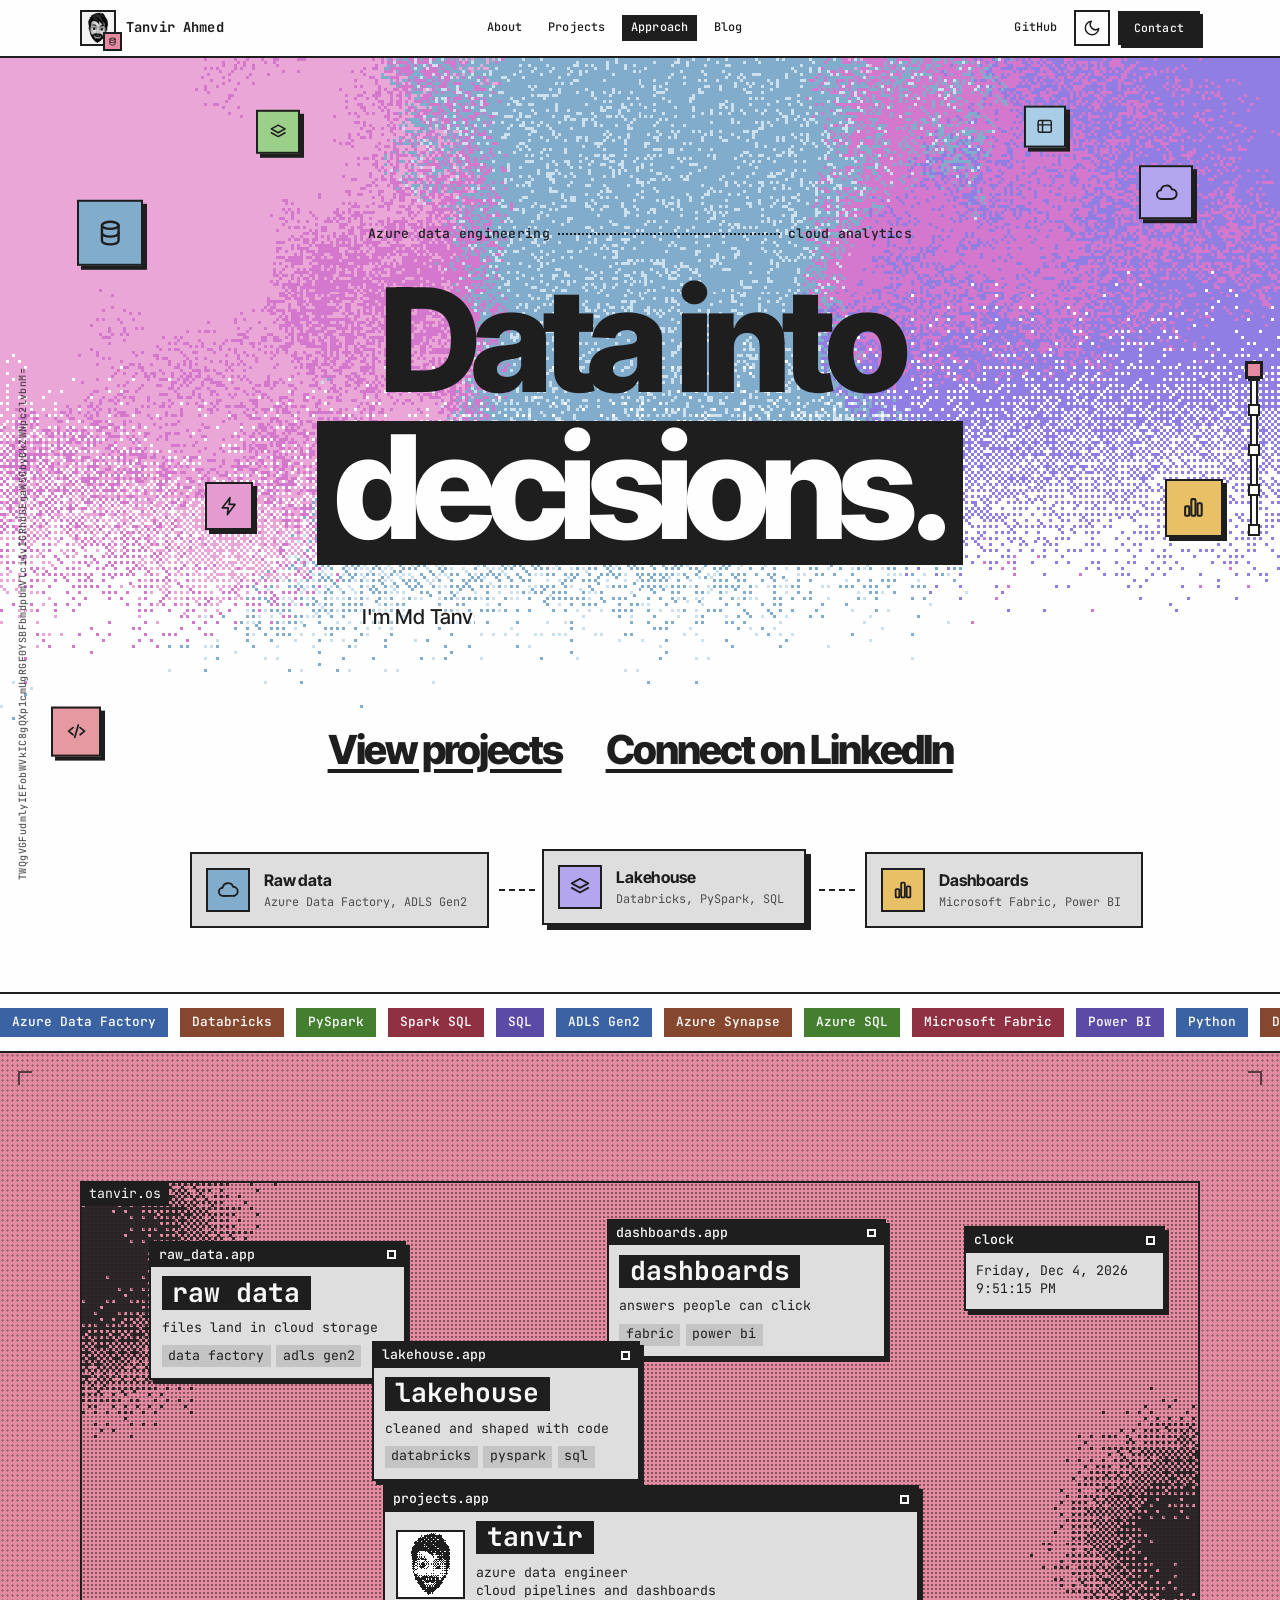
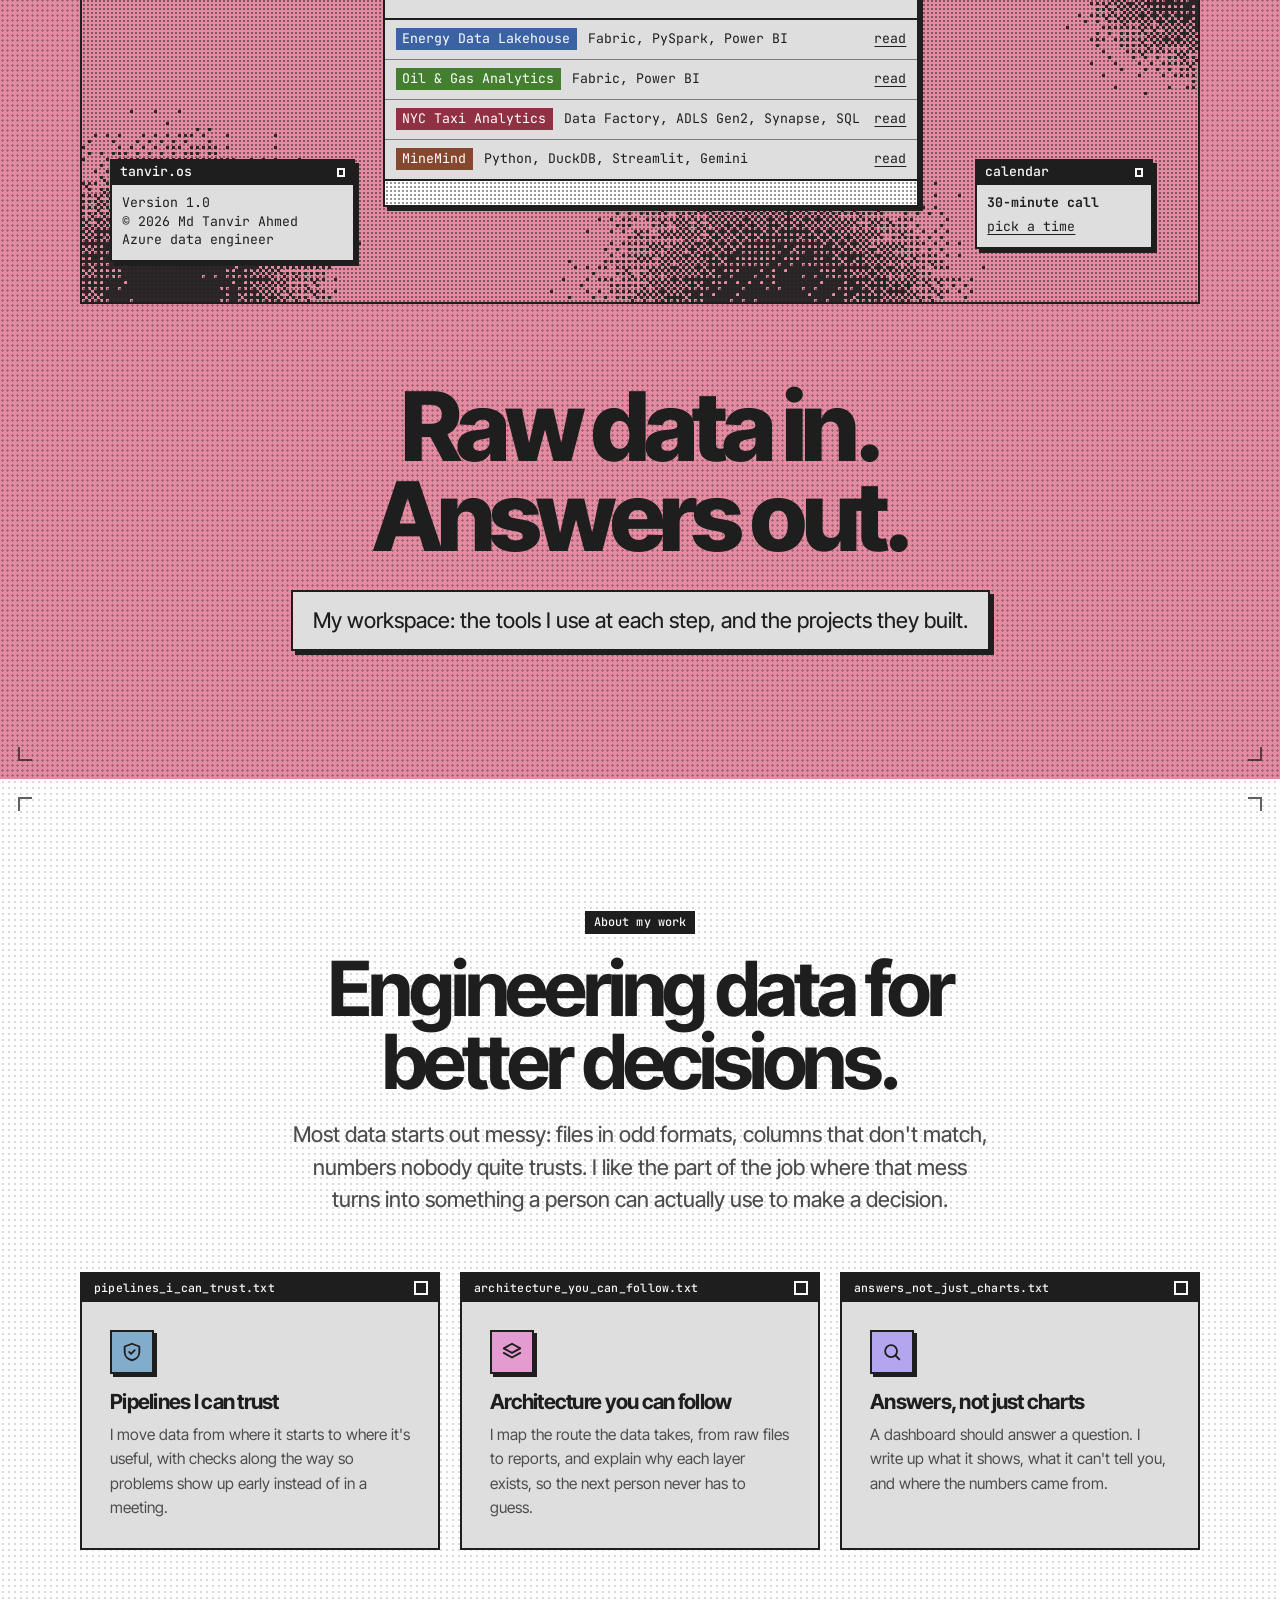
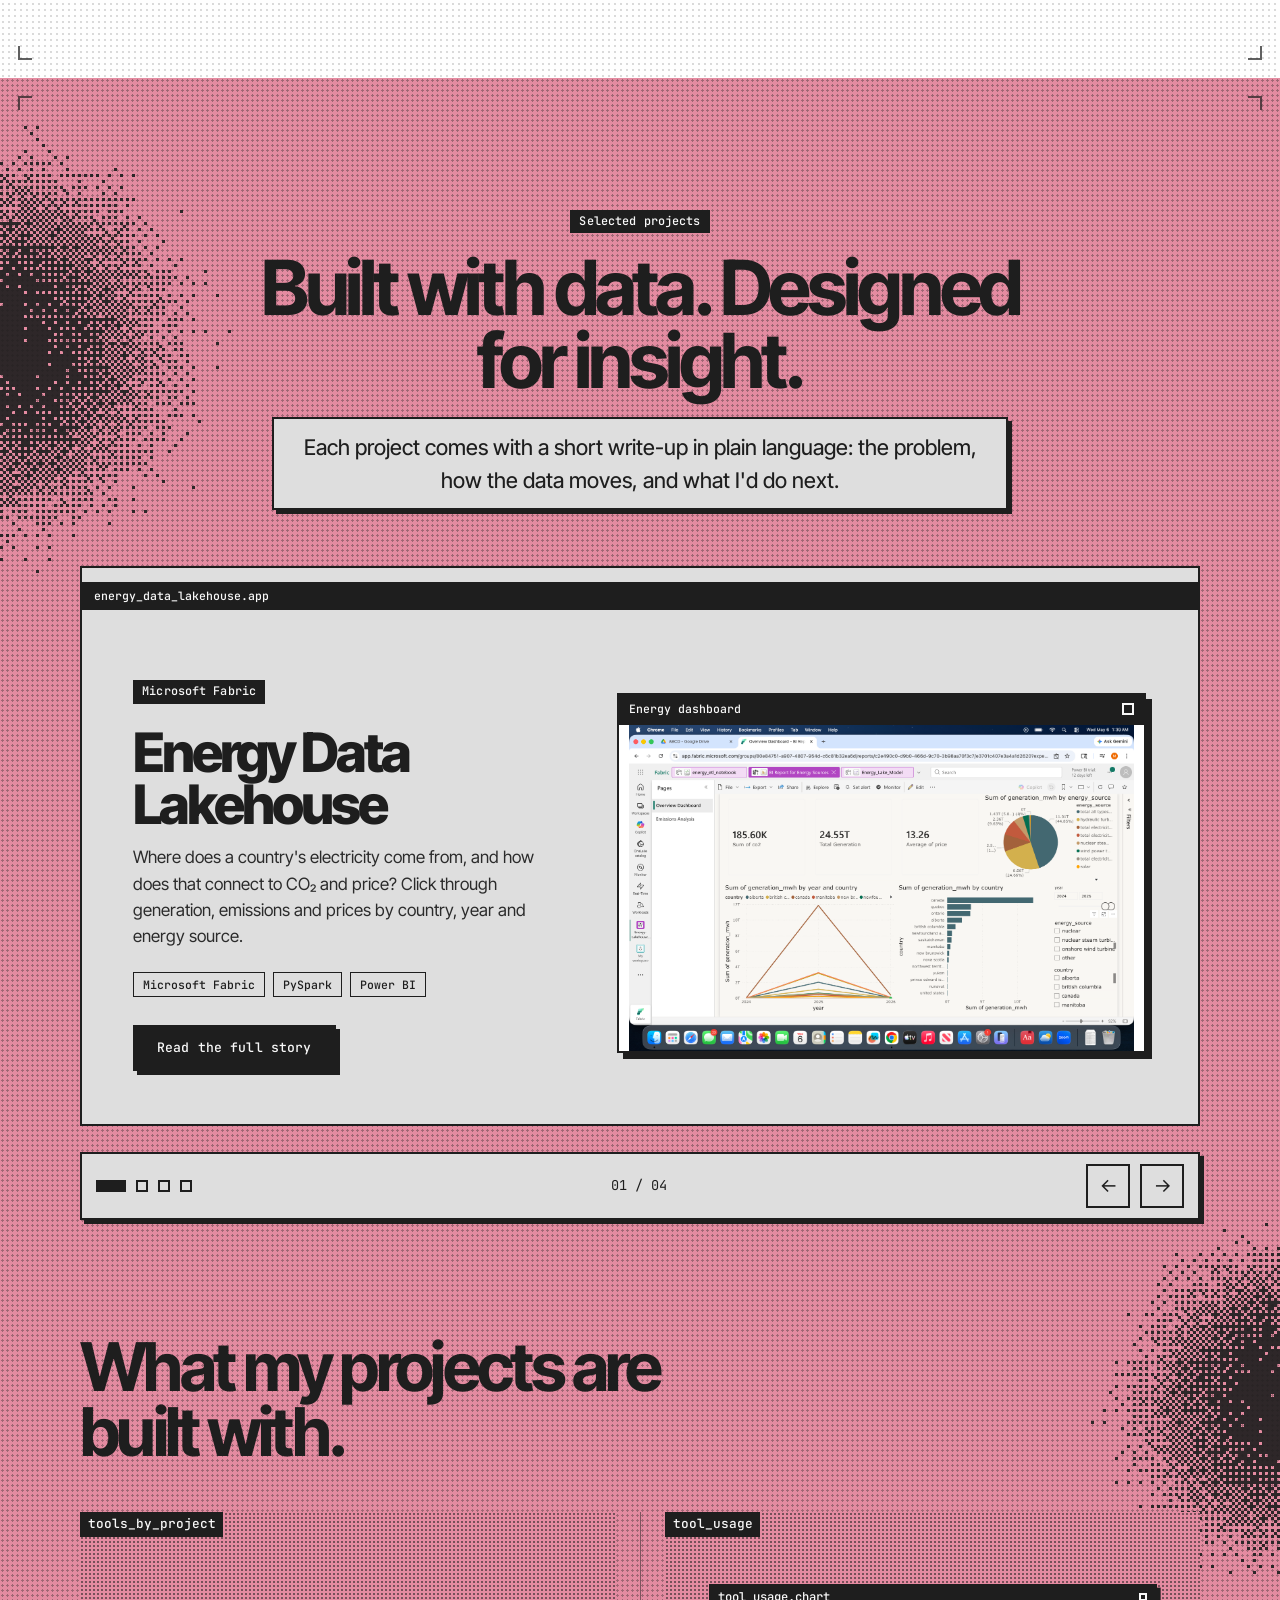
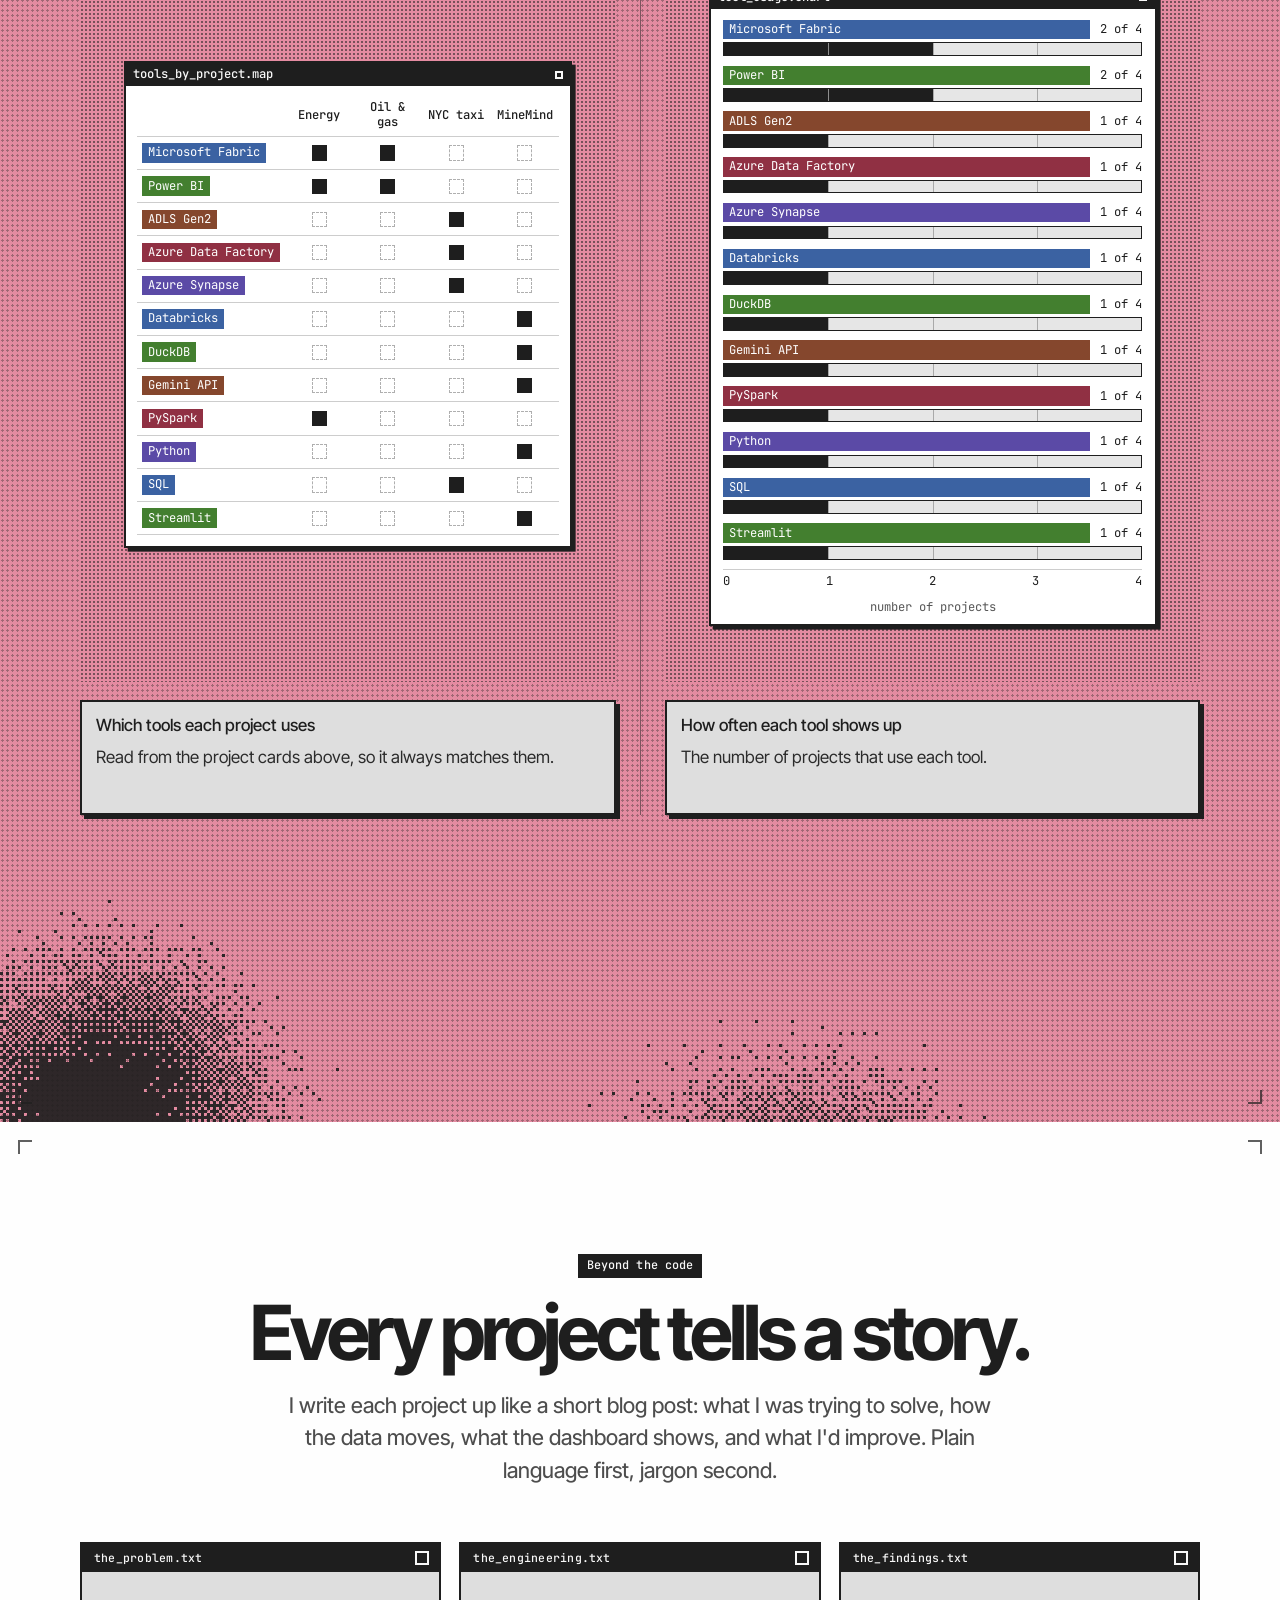
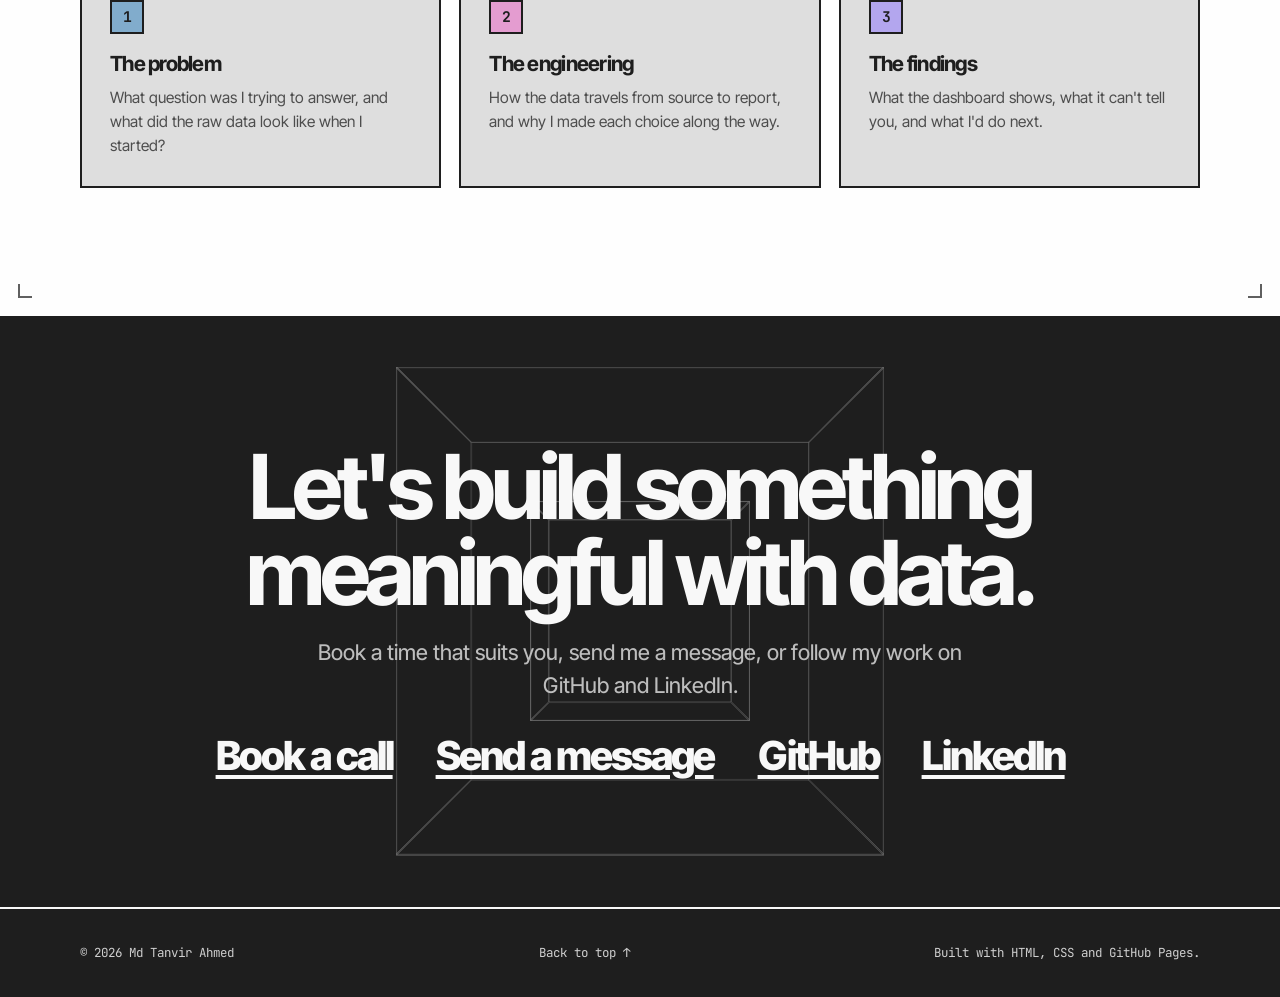
<file: index.html>
<!DOCTYPE html>
<html lang="en">
<head>
    <meta charset="UTF-8">
    <meta name="viewport" content="width=device-width, initial-scale=1.0">

    <title>Md Tanvir Ahmed | Azure Data Engineer</title>
    <meta name="description"
          content="Md Tanvir Ahmed is an Azure data engineer. Explore cloud data pipelines, Microsoft Fabric dashboards, lakehouse architectures, and plain-English project write-ups.">
    <meta name="theme-color" content="#fefefe">

    <!-- Link previews (LinkedIn, Slack, etc.).
         Confirm this is your live address; previews need a full URL. -->
    <meta property="og:type" content="website">
    <meta property="og:title" content="Md Tanvir Ahmed | Azure Data Engineer">
    <meta property="og:description" content="Cloud data pipelines, lakehouses, and analytics dashboards on Azure and Microsoft Fabric.">
    <meta property="og:url" content="https://edutanvir.github.io/">
    <meta property="og:image" content="https://edutanvir.github.io/images/energy-dashboard.png">
    <meta name="twitter:card" content="summary_large_image">

    <!-- Site icon (the ?v=2 makes browsers fetch the new version) -->
    <link rel="icon" type="image/png" href="images/favicon.png?v=2">
    <link rel="apple-touch-icon" href="images/favicon.png?v=2">

    <link rel="preconnect" href="https://fonts.googleapis.com">
    <link rel="preconnect" href="https://fonts.gstatic.com" crossorigin>
    <link href="https://fonts.googleapis.com/css2?family=Inter+Tight:wght@400;500;600;700;800&family=JetBrains+Mono:wght@400;500;700&display=swap" rel="stylesheet">
    <link rel="stylesheet" href="style.css">
    <script>
        /* Applies the saved theme before the page paints (no flash). First visit = light.
           To follow the visitor's system setting on a first visit, replace "light" with:
           (matchMedia("(prefers-color-scheme: light)").matches ? "light" : "dark") */
        (function () {
            var root = document.documentElement, theme = null;
            root.classList.add("js");
            try { theme = localStorage.getItem("theme"); } catch (e) {}
            if (theme !== "light" && theme !== "dark") theme = "light";
            root.dataset.theme = theme;
        })();
    </script>
</head>

<body>
    <a class="skip-link" href="#main">Skip to content</a>

    <header class="site-header">
        <nav class="nav container" aria-label="Main navigation">
            <a class="logo" href="#home" aria-label="Md Tanvir Ahmed, back to top">
                <span class="logo-mark" aria-hidden="true">
                    <img src="images/profile.jpg" alt="" width="34" height="34">
                    <svg class="logo-badge" viewBox="0 0 24 24" fill="none" stroke="currentColor" stroke-width="2.4" stroke-linecap="round" stroke-linejoin="round"><ellipse cx="12" cy="5.5" rx="7" ry="3"/><path d="M5 5.5v13c0 1.7 3.1 3 7 3s7-1.3 7-3v-13"/><path d="M5 12c0 1.7 3.1 3 7 3s7-1.3 7-3"/></svg>
                </span>
                <span class="logo-text">Tanvir Ahmed</span>
            </a>

            <div class="nav-links">
                <a class="nav-hide-sm" href="#about">About</a>
                <a href="#projects">Projects</a>
                <a class="nav-hide-sm" href="#approach">Approach</a>
                <a href="blog/">Blog</a>
            </div>

            <div class="nav-actions">
                <a class="nav-ext" href="https://github.com/edutanvir"
                   target="_blank" rel="noopener noreferrer">GitHub</a>
                <button class="theme-toggle" type="button" data-theme-toggle aria-label="Switch to light theme" aria-pressed="false">
                    <svg class="ico ico-sun" aria-hidden="true"><use href="#i-sun"/></svg>
                    <svg class="ico ico-moon" aria-hidden="true"><use href="#i-moon"/></svg>
                </button>
                <a class="btn btn-primary btn-small" href="contact.html">Contact</a>
            </div>
        </nav>
        <div class="scroll-progress" aria-hidden="true"></div>
    </header>

    <main id="main">
        <!-- HERO -->
        <section class="hero" id="home" data-rail="Home">
            <div class="aurora" aria-hidden="true"><i></i><i></i><i></i><i></i></div>

            <!-- Floating icons: they drift with your mouse and as you scroll -->
            <div class="float-icons" aria-hidden="true">
                <span class="fi" style="--x:6%;--y:16%;--d:1.2;--c:#81accc"><span class="fi-tile" style="--s:66px;--t:7s"><svg class="ico"><use href="#i-db"/></svg></span></span>
                <span class="fi" style="--x:89%;--y:12%;--d:0.8;--c:#b3a6ee"><span class="fi-tile" style="--s:54px;--t:8s"><svg class="ico"><use href="#i-cloud"/></svg></span></span>
                <span class="fi" style="--x:91%;--y:46%;--d:1.5;--c:#e8c066"><span class="fi-tile" style="--s:58px;--t:6s"><svg class="ico"><use href="#i-chart"/></svg></span></span>
                <span class="fi" style="--x:16%;--y:46%;--d:1;--c:#e49cd0"><span class="fi-tile" style="--s:48px;--t:9s"><svg class="ico"><use href="#i-bolt"/></svg></span></span>
                <span class="fi" style="--x:20%;--y:6%;--d:0.7;--c:#9ccf8a"><span class="fi-tile" style="--s:44px;--t:7.5s"><svg class="ico"><use href="#i-layers"/></svg></span></span>
                <span class="fi" style="--x:80%;--y:6%;--d:1.4;--c:#a9cde6"><span class="fi-tile" style="--s:42px;--t:6.5s"><svg class="ico"><use href="#i-table"/></svg></span></span>
                <span class="fi" style="--x:4%;--y:70%;--d:0.9;--c:#e49aa0"><span class="fi-tile" style="--s:50px;--t:8.5s"><svg class="ico"><use href="#i-code"/></svg></span></span>
            </div>

            <div class="container">
                <p class="kicker">Azure data engineering <i class="leader" aria-hidden="true"></i> cloud analytics</p>

                <!-- Typewriter: data-type types the text out.
                     data-words makes it backspace and retype these words.
                     Delete data-words to keep "decisions." fixed. -->
                <h1 class="display">
                    <span class="line" data-type>Data into</span>
                    <span class="line gradient-text" data-type data-words="insights.|impact.|results.">decisions.</span>
                </h1>

                <p class="lead" data-type>I'm Md Tanvir Ahmed. I build cloud data pipelines, lakehouses, and analytics platforms with Microsoft Azure, Fabric, Databricks, Python, and SQL.</p>

                <div class="hero-actions">
                    <a class="btn btn-primary" href="#projects" data-magnetic>View projects</a>
                    <a class="btn btn-secondary"
                       href="https://www.linkedin.com/in/tanvir-de/"
                       target="_blank" rel="noopener noreferrer" data-magnetic>
                        Connect on LinkedIn
                    </a>
                </div>

                <!-- Data moving from source to dashboard -->
                <div class="flow" data-flow role="img"
                     aria-label="Data flows from raw sources, through a lakehouse, to dashboards">
                    <div class="flow-node" style="--c1:#81accc;--c2:#a9cde6">
                        <span class="flow-ico"><svg class="ico"><use href="#i-cloud"/></svg></span>
                        <strong>Raw data</strong>
                        <span>Azure Data Factory, ADLS Gen2</span>
                    </div>
                    <div class="flow-link"></div>
                    <div class="flow-node" style="--c1:#b3a6ee;--c2:#e49cd0">
                        <span class="flow-ico"><svg class="ico"><use href="#i-layers"/></svg></span>
                        <strong>Lakehouse</strong>
                        <span>Databricks, PySpark, SQL</span>
                    </div>
                    <div class="flow-link"></div>
                    <div class="flow-node" style="--c1:#e8c066;--c2:#e49aa0">
                        <span class="flow-ico"><svg class="ico"><use href="#i-chart"/></svg></span>
                        <strong>Dashboards</strong>
                        <span>Microsoft Fabric, Power BI</span>
                    </div>
                </div>
            </div>
        </section>

        <!-- TECH STACK STRIP -->
        <div class="marquee" aria-label="Tools I work with">
            <div class="marquee-inner">
                <ul class="marquee-track" role="list">
                    <li class="chip">Azure Data Factory</li>
                    <li class="chip">Databricks</li>
                    <li class="chip">PySpark</li>
                    <li class="chip">Spark SQL</li>
                    <li class="chip">SQL</li>
                    <li class="chip">ADLS Gen2</li>
                    <li class="chip">Azure Synapse</li>
                    <li class="chip">Azure SQL</li>
                    <li class="chip">Microsoft Fabric</li>
                    <li class="chip">Power BI</li>
                    <li class="chip">Python</li>
                    <li class="chip">DuckDB</li>
                    <li class="chip">Streamlit</li>
                    <li class="chip">Gemini API</li>
                    <li class="chip">Azure DevOps CI/CD</li>
                    <li class="chip">Key Vault</li>
                    <li class="chip">Managed Identities</li>
                </ul>
            </div>
        </div>

        <!-- DESKTOP: the workspace, drawn as a retro desktop -->
        <section class="section section--light desk-section" id="desk" aria-labelledby="desk-title">
            <div class="container">
                <div class="desk-stack">
                    <div class="desk-head reveal">
                        <h2 id="desk-title">Raw data in. Answers out.</h2>
                        <p class="lead">
                            My workspace: the tools I use at each step, and the projects they built.
                        </p>
                    </div>

                    <div class="desk-wrap reveal">
                        <div class="desk">
                            <span class="desk-tag" aria-hidden="true">tanvir.os</span>

                            <article class="win win--raw">
                                <h3 class="win-bar">raw_data.app</h3>
                                <div class="win-body">
                                    <p class="win-name">raw data</p>
                                    <p class="win-text">files land in cloud storage</p>
                                    <ul class="win-tags" role="list">
                                        <li>data factory</li>
                                        <li>adls gen2</li>
                                    </ul>
                                </div>
                            </article>

                            <article class="win win--lake">
                                <h3 class="win-bar">lakehouse.app</h3>
                                <div class="win-body">
                                    <p class="win-name">lakehouse</p>
                                    <p class="win-text">cleaned and shaped with code</p>
                                    <ul class="win-tags" role="list">
                                        <li>databricks</li>
                                        <li>pyspark</li>
                                        <li>sql</li>
                                    </ul>
                                </div>
                            </article>

                            <article class="win win--dash">
                                <h3 class="win-bar">dashboards.app</h3>
                                <div class="win-body">
                                    <p class="win-name">dashboards</p>
                                    <p class="win-text">answers people can click</p>
                                    <ul class="win-tags" role="list">
                                        <li>fabric</li>
                                        <li>power bi</li>
                                    </ul>
                                </div>
                            </article>

                            <article class="win win--main">
                                <h3 class="win-bar">projects.app</h3>
                                <div class="win-head">
                                    <img class="win-portrait" data-portrait src="images/profile.jpg"
                                         alt="" width="112" height="112" loading="lazy">
                                    <div>
                                        <p class="win-name">tanvir</p>
                                        <p class="win-text">azure data engineer<br>cloud pipelines and dashboards</p>
                                    </div>
                                </div>
                                <ul class="win-list" role="list">
                                    <li style="--chip:var(--c-blue)">
                                        <a href="case-studies/energy-data-lakehouse.html">
                                            <span class="win-pill">Energy Data Lakehouse</span>
                                            <span class="win-meta">Fabric, PySpark, Power BI</span>
                                            <span class="win-go">read</span>
                                        </a>
                                    </li>
                                    <li style="--chip:var(--c-green)">
                                        <a href="case-studies/oil-gas-analytics.html">
                                            <span class="win-pill">Oil &amp; Gas Analytics</span>
                                            <span class="win-meta">Fabric, Power BI</span>
                                            <span class="win-go">read</span>
                                        </a>
                                    </li>
                                    <li style="--chip:var(--c-crimson)">
                                        <a href="case-studies/nyc-taxi.html">
                                            <span class="win-pill">NYC Taxi Analytics</span>
                                            <span class="win-meta">Data Factory, ADLS Gen2, Synapse, SQL</span>
                                            <span class="win-go">read</span>
                                        </a>
                                    </li>
                                    <li style="--chip:var(--c-brown)">
                                        <a href="case-studies/minemind.html">
                                            <span class="win-pill">MineMind</span>
                                            <span class="win-meta">Python, DuckDB, Streamlit, Gemini</span>
                                            <span class="win-go">read</span>
                                        </a>
                                    </li>
                                </ul>
                                <div class="win-foot" aria-hidden="true"></div>
                            </article>

                            <article class="win win--clock" aria-label="Clock">
                                <h3 class="win-bar">clock</h3>
                                <div class="win-body">
                                    <p data-clock-date></p>
                                    <p data-clock-time></p>
                                </div>
                            </article>

                            <article class="win win--about">
                                <h3 class="win-bar">tanvir.os</h3>
                                <div class="win-body">
                                    <p>Version 1.0</p>
                                    <p>&copy; 2026 Md Tanvir Ahmed</p>
                                    <p>Azure data engineer</p>
                                </div>
                            </article>

                            <a class="win win--cal" href="contact.html#book">
                                <span class="win-bar">calendar</span>
                                <span class="win-body">
                                    <strong>30-minute call</strong>
                                    <span class="win-go">pick a time</span>
                                </span>
                            </a>
                        </div>
                    </div>
                </div>
            </div>
        </section>

        <!-- ABOUT -->
        <section class="section section--tint" id="about" data-rail="About">
            <div class="container">
                <div class="section-head reveal">
                    <p class="kicker">About my work</p>
                    <h2>Engineering data for better decisions.</h2>
                    <p class="lead">
                        Most data starts out messy: files in odd formats, columns that
                        don't match, numbers nobody quite trusts. I like the part of the
                        job where that mess turns into something a person can actually
                        use to make a decision.
                    </p>
                </div>

                <div class="grid-3" data-stagger>
                    <article class="card">
                        <span class="icon-tile"><svg class="ico"><use href="#i-shield"/></svg></span>
                        <h3>Pipelines I can trust</h3>
                        <p>
                            I move data from where it starts to where it's useful, with
                            checks along the way so problems show up early instead of in
                            a meeting.
                        </p>
                    </article>

                    <article class="card">
                        <span class="icon-tile"><svg class="ico"><use href="#i-layers"/></svg></span>
                        <h3>Architecture you can follow</h3>
                        <p>
                            I map the route the data takes, from raw files to reports,
                            and explain why each layer exists, so the next person never
                            has to guess.
                        </p>
                    </article>

                    <article class="card">
                        <span class="icon-tile"><svg class="ico"><use href="#i-search"/></svg></span>
                        <h3>Answers, not just charts</h3>
                        <p>
                            A dashboard should answer a question. I write up what it
                            shows, what it can't tell you, and where the numbers came from.
                        </p>
                    </article>
                </div>
            </div>
        </section>

        <!-- PROJECTS -->
        <section class="section section--light" id="projects" data-rail="Projects">
            <div class="container">
                <div class="section-head reveal">
                    <p class="kicker">Selected projects</p>
                    <h2>Built with data. Designed for insight.</h2>
                    <p class="lead">
                        Each project comes with a short write-up in plain language:
                        the problem, how the data moves, and what I'd do next.
                    </p>
                </div>

                <div class="carousel reveal"
                     aria-roledescription="carousel"
                     aria-label="Featured data engineering projects">

                    <div class="carousel-stage">
                        <!-- Project 1: Energy -->
                        <article data-short="Energy" class="slide is-active" aria-roledescription="slide" aria-label="1 of 4"
                                 style="--c1:#9ccf8a;--c2:#a9cde6;--ck:#14803c">
                            <div class="slide-copy">
                                <p class="kicker">Microsoft Fabric</p>
                                <h3>Energy Data Lakehouse</h3>
                                <p>
                                    Where does a country's electricity come from, and how
                                    does that connect to CO₂ and price? Click through
                                    generation, emissions and prices by country, year and
                                    energy source.
                                </p>
                                <ul class="tag-list" role="list">
                                    <li>Microsoft Fabric</li>
                                    <li>PySpark</li>
                                    <li>Power BI</li>
                                </ul>
                                <a class="btn btn-primary" href="case-studies/energy-data-lakehouse.html">
                                    Read the full story
                                </a>
                            </div>

                            <a class="slide-media" href="case-studies/energy-data-lakehouse.html"
                               data-cursor="view" aria-label="Open the Energy Data Lakehouse write-up">
                                <figure class="browser" data-tilt>
                                    <div class="browser-bar" aria-hidden="true">
                                        <i></i><i></i><i></i><span>Energy dashboard</span>
                                    </div>
                                    <img src="images/energy-dashboard.png"
                                         alt="Microsoft Fabric energy report, Overview Dashboard page. Three cards show total CO2 emissions, total generation and average price. Charts show the share of generation by energy source, generation by year and country, and total generation by country, with year, energy source and country filters."
                                         loading="eager">
                                </figure>
                            </a>
                        </article>

                        <!-- Project 2: Oil and gas -->
                        <article data-short="Oil &amp; gas" class="slide" aria-roledescription="slide" aria-label="2 of 4"
                                 style="--c1:#e8c066;--c2:#e49aa0;--ck:#b45309">
                            <div class="slide-copy">
                                <p class="kicker">Fabric analytics</p>
                                <h3>Oil &amp; Gas Analytics</h3>
                                <p>
                                    Follow oil from supplier to destination. One report
                                    brings together production trends, prices, inventory
                                    and shipping delays, so you can see how the pieces
                                    connect.
                                </p>
                                <ul class="tag-list" role="list">
                                    <li>Microsoft Fabric</li>
                                    <li>Power BI</li>
                                    <li>Data analytics</li>
                                </ul>
                                <a class="btn btn-primary" href="case-studies/oil-gas-analytics.html">
                                    Read the full story
                                </a>
                            </div>

                            <a class="slide-media" href="case-studies/oil-gas-analytics.html"
                               data-cursor="view" aria-label="Open the Oil and Gas Analytics write-up">
                                <figure class="browser" data-tilt>
                                    <div class="browser-bar" aria-hidden="true">
                                        <i></i><i></i><i></i><span>Oil and gas executive overview</span>
                                    </div>
                                    <img src="images/oil-gas-dashboard.png"
                                         alt="Microsoft Fabric oil and gas report, Executive Overview page. Three cards show total production, average oil price and total inventory. Charts show shipping days by destination country and delay status, the production trend over time, and production by supplier, with supplier, risk level and production date filters."
                                         loading="lazy">
                                </figure>
                            </a>
                        </article>

                        <!-- Project 3: NYC Taxi -->
                        <article data-short="NYC taxi" class="slide" aria-roledescription="slide" aria-label="3 of 4"
                                 style="--c1:#b3a6ee;--c2:#e49cd0;--ck:#5b4bdb">
                            <div class="slide-copy">
                                <p class="kicker">Azure data platform</p>
                                <h3>NYC Taxi Analytics</h3>
                                <p>
                                    Raw taxi trip files go in, answers come out. I built
                                    the Azure pipeline that stores NYC taxi data in the
                                    cloud, then used SQL to explore fares, tips, distances
                                    and payment types.
                                </p>
                                <ul class="tag-list" role="list">
                                    <li>Azure Data Factory</li>
                                    <li>ADLS Gen2</li>
                                    <li>Synapse Analytics</li>
                                    <li>SQL</li>
                                </ul>
                                <a class="btn btn-primary" href="case-studies/nyc-taxi.html">
                                    Read the full story
                                </a>
                            </div>

                            <a class="slide-media" href="case-studies/nyc-taxi.html"
                               data-cursor="view" aria-label="Open the NYC Taxi Analytics write-up">
                                <figure class="browser" data-tilt>
                                    <div class="browser-bar" aria-hidden="true">
                                        <i></i><i></i><i></i><span>Synapse SQL: top pickup zones</span>
                                    </div>
                                    <img src="images/nyc-taxi-top-pickup-zones.png"
                                         alt="Azure Synapse Analytics SQL script named Step05_TopPickupZones. The query joins taxi trips to taxi zones, counts trips per pickup zone and sorts them from most to fewest. The results table below it lists zones with their trip counts."
                                         loading="lazy">
                                </figure>
                            </a>
                        </article>


                        <!-- Project 4: MineMind -->
                        <article data-short="MineMind" class="slide" aria-roledescription="slide" aria-label="4 of 4"
                                 style="--c1:#9ccf8a;--c2:#81accc;--ck:#14803c">
                            <div class="slide-copy">
                                <p class="kicker">AI-powered data intelligence</p>
                                <h3>MineMind</h3>
                                <p>
                                    Explore Canadian mining data through interactive maps,
                                    production analytics and an AI-powered natural-language
                                    interface. Built with Python, DuckDB, Streamlit and Gemini
                                    and deployed on Databricks Apps, with a focus on
                                    traceable data and reliable answers.
                                </p>
                                <ul class="tag-list" role="list">
                                    <li>Python</li>
                                    <li>DuckDB</li>
                                    <li>Streamlit</li>
                                    <li>Gemini API</li>
                                    <li>Databricks</li>
                                    <li>Geospatial Analytics</li>
                                </ul>
                                <a class="btn btn-primary" href="case-studies/minemind.html">
                                    Read the full story
                                </a>
                            </div>

                            <a class="slide-media" href="case-studies/minemind.html"
                               data-cursor="view" aria-label="Open the MineMind write-up">
                                <figure class="browser" data-tilt>
                                    <div class="browser-bar" aria-hidden="true">
                                        <i></i><i></i><i></i><span>MineMind – Mine Explorer</span>
                                    </div>
                                    <img src="images/minemind-mine-explorer.png"
                                        alt="MineMind Mine Explorer showing mapped mining features and facility information."
                                        loading="lazy">
                                </figure>
                            </a>
                        </article>

                    </div>

                    <div class="carousel-controls">
                        <div class="carousel-dots" aria-label="Choose a project">
                            <button class="carousel-dot is-active" type="button"
                                    aria-label="Show Energy Data Lakehouse" aria-current="true"></button>
                            <button class="carousel-dot" type="button"
                                    aria-label="Show Oil and Gas Analytics"></button>
                            <button class="carousel-dot" type="button"
                                    aria-label="Show NYC Taxi Analytics"></button>
                            <button class="carousel-dot" type="button"
                                    aria-label="Show MineMind"></button>
                        </div>

                        <p class="carousel-counter" aria-live="polite">01 / 04</p>

                        <div class="carousel-arrows">
                            <button class="carousel-arrow" type="button"
                                    data-direction="-1" aria-label="Previous project">←</button>
                            <button class="carousel-arrow" type="button"
                                    data-direction="1" aria-label="Next project">→</button>
                        </div>
                    </div>
                </div>

                <div class="evidence reveal" data-evidence>
                    <h3 class="evidence-title">What my projects are built with.</h3>
                    <div class="evidence-grid">
                        <figure class="evidence-col">
                            <div class="evidence-field" data-chart="matrix">
                                <span class="field-tag" aria-hidden="true">tools_by_project</span>
                            </div>
                            <figcaption>
                                <strong>Which tools each project uses</strong>
                                <span>Read from the project cards above, so it always matches them.</span>
                            </figcaption>
                        </figure>
                        <figure class="evidence-col">
                            <div class="evidence-field" data-chart="bars">
                                <span class="field-tag" aria-hidden="true">tool_usage</span>
                            </div>
                            <figcaption>
                                <strong>How often each tool shows up</strong>
                                <span>The number of projects that use each tool.</span>
                            </figcaption>
                        </figure>
                    </div>
                </div>
            </div>
        </section>

        <!-- APPROACH -->
        <section class="section" id="approach" data-rail="Approach">
            <div class="container">
                <div class="section-head reveal">
                    <p class="kicker">Beyond the code</p>
                    <h2>Every project tells a story.</h2>
                    <p class="lead">
                        I write each project up like a short blog post: what I was
                        trying to solve, how the data moves, what the dashboard shows,
                        and what I'd improve. Plain language first, jargon second.
                    </p>
                </div>

                <div class="steps" data-stagger>
                    <article class="card step">
                        <h3>The problem</h3>
                        <p>
                            What question was I trying to answer, and what did the raw
                            data look like when I started?
                        </p>
                    </article>

                    <article class="card step">
                        <h3>The engineering</h3>
                        <p>
                            How the data travels from source to report, and why I made
                            each choice along the way.
                        </p>
                    </article>

                    <article class="card step">
                        <h3>The findings</h3>
                        <p>
                            What the dashboard shows, what it can't tell you, and what
                            I'd do next.
                        </p>
                    </article>
                </div>
            </div>
        </section>

        <!-- CONTACT CTA -->
        <section class="section cta" id="contact" data-rail="Contact">
            <div class="cube" aria-hidden="true">
                <div class="cube-spin">
                    <div class="cube-box"><i></i><i></i><i></i><i></i><i></i><i></i></div>
                    <div class="cube-box cube-box--in"><i></i><i></i><i></i><i></i><i></i><i></i></div>
                </div>
            </div>
            <div class="float-icons" aria-hidden="true">
                <span class="fi" style="--x:7%;--y:18%;--d:1.2;--c:#b3a6ee"><span class="fi-tile" style="--s:58px;--t:7s"><svg class="ico"><use href="#i-mail"/></svg></span></span>
                <span class="fi" style="--x:88%;--y:22%;--d:0.9;--c:#e49cd0"><span class="fi-tile" style="--s:52px;--t:8s"><svg class="ico"><use href="#i-spark"/></svg></span></span>
                <span class="fi" style="--x:13%;--y:74%;--d:1.4;--c:#81accc"><span class="fi-tile" style="--s:48px;--t:6.5s"><svg class="ico"><use href="#i-db"/></svg></span></span>
                <span class="fi" style="--x:84%;--y:72%;--d:1;--c:#e8c066"><span class="fi-tile" style="--s:56px;--t:9s"><svg class="ico"><use href="#i-chart"/></svg></span></span>
            </div>

            <div class="container">
                <h2 class="reveal">Let's build something meaningful with data.</h2>
                <p class="lead reveal">
                    Book a time that suits you, send me a message, or follow
                    my work on GitHub and LinkedIn.
                </p>

                <div class="hero-actions reveal">
                    <a class="btn btn-primary" href="contact.html#book" data-magnetic>Book a call</a>
                    <a class="btn btn-secondary" href="contact.html#send" data-magnetic>Send a message</a>
                    <a class="btn btn-secondary" href="https://github.com/edutanvir"
                       target="_blank" rel="noopener noreferrer" data-magnetic>GitHub</a>
                    <a class="btn btn-secondary" href="https://www.linkedin.com/in/tanvir-de/"
                       target="_blank" rel="noopener noreferrer" data-magnetic>LinkedIn</a>
                </div>
            </div>
        </section>
    </main>

    <footer class="site-footer">
        <div class="container footer-inner">
            <p>© 2026 Md Tanvir Ahmed</p>
            <a href="#home">Back to top ↑</a>
            <p>Built with HTML, CSS and GitHub Pages.</p>
        </div>
    </footer>

    <script src="script.js"></script>
</body>
</html>
</file>
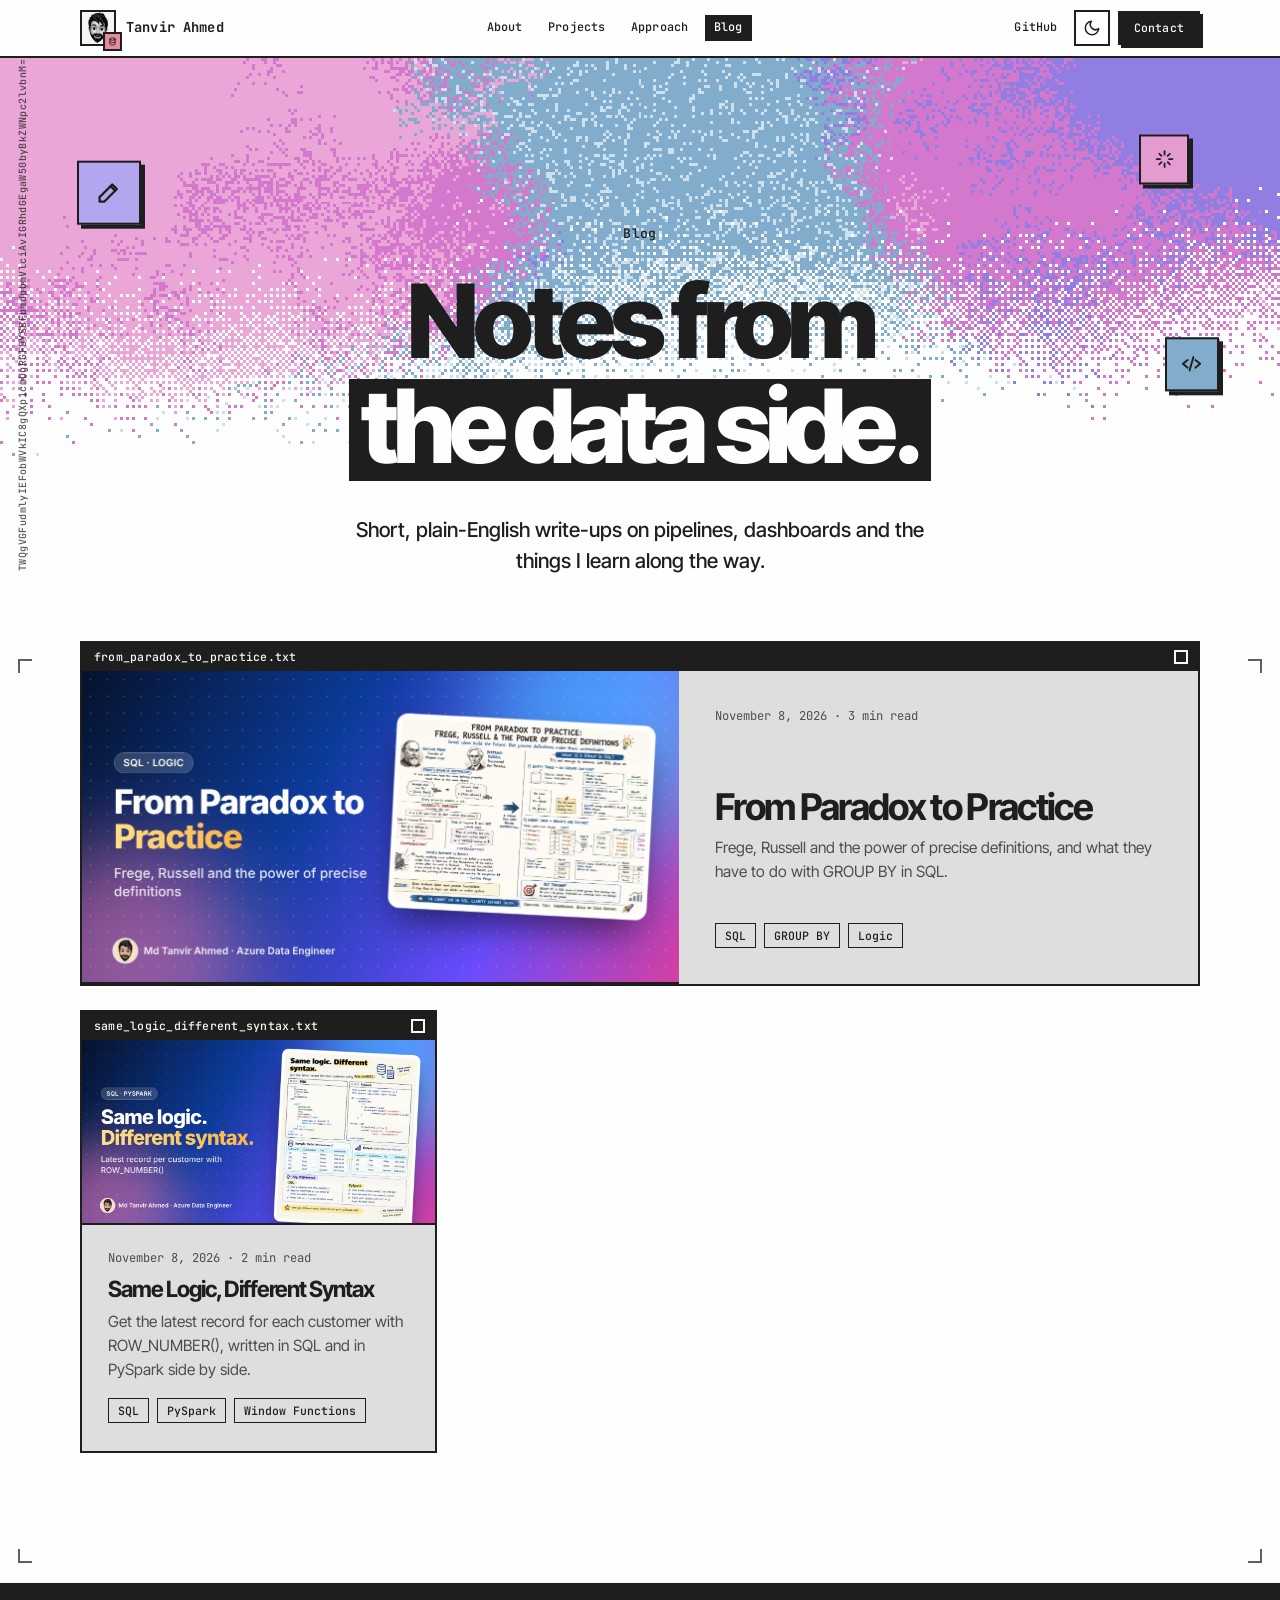
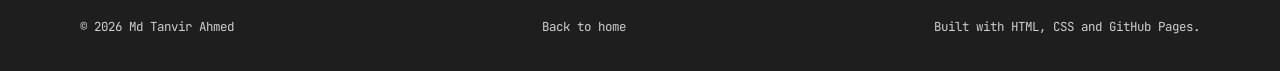
<file: blog/index.html>
<!DOCTYPE html>
<!-- generated by _tools/build_blog.py: edit the Markdown in _posts-src/ instead -->
<html lang="en">
<head>
    <meta charset="UTF-8">
    <meta name="viewport" content="width=device-width, initial-scale=1.0">

    <title>Blog | Md Tanvir Ahmed</title>
    <meta name="description" content="Plain-English write-ups about Azure data engineering, pipelines and dashboards.">
    <meta name="theme-color" content="#fefefe">
    <link rel="canonical" href="https://edutanvir.github.io/blog/">

    <!-- Link preview: what LinkedIn, Slack and WhatsApp show when the link is pasted -->
    <meta property="og:type" content="website">
    <meta property="og:site_name" content="Md Tanvir Ahmed">
    <meta property="og:title" content="Blog | Md Tanvir Ahmed">
    <meta property="og:description" content="Plain-English write-ups about Azure data engineering, pipelines and dashboards.">
    <meta property="og:url" content="https://edutanvir.github.io/blog/">
    <meta property="og:image" content="https://edutanvir.github.io/blog/images/default-cover.jpg">
    <meta property="og:image:width" content="1200">
    <meta property="og:image:height" content="627">
    <meta name="twitter:card" content="summary_large_image">
    <meta name="twitter:title" content="Blog | Md Tanvir Ahmed">
    <meta name="twitter:description" content="Plain-English write-ups about Azure data engineering, pipelines and dashboards.">
    <meta name="twitter:image" content="https://edutanvir.github.io/blog/images/default-cover.jpg">

    <link rel="icon" type="image/png" href="../images/favicon.png?v=2">
    <link rel="apple-touch-icon" href="../images/favicon.png?v=2">

    <link rel="preconnect" href="https://fonts.googleapis.com">
    <link rel="preconnect" href="https://fonts.gstatic.com" crossorigin>
    <link href="https://fonts.googleapis.com/css2?family=Inter+Tight:wght@400;500;600;700;800&family=JetBrains+Mono:wght@400;500;700&display=swap" rel="stylesheet">
    <link rel="stylesheet" href="../style.css">
    <script>
        /* Applies the saved theme before the page paints (no flash). First visit = light. */
        (function () {
            var root = document.documentElement, theme = null;
            root.classList.add("js");
            try { theme = localStorage.getItem("theme"); } catch (e) {}
            if (theme !== "light" && theme !== "dark") theme = "light";
            root.dataset.theme = theme;
        })();
    </script>
</head>
<body>
    <a class="skip-link" href="#main">Skip to content</a>

    <header class="site-header">
        <nav class="nav container" aria-label="Main navigation">
            <a class="logo" href="../index.html" aria-label="Md Tanvir Ahmed, home">
                <span class="logo-mark" aria-hidden="true">
                    <img src="../images/profile.jpg" alt="" width="34" height="34">
                    <svg class="logo-badge" viewBox="0 0 24 24" fill="none" stroke="currentColor" stroke-width="2.4" stroke-linecap="round" stroke-linejoin="round"><ellipse cx="12" cy="5.5" rx="7" ry="3"/><path d="M5 5.5v13c0 1.7 3.1 3 7 3s7-1.3 7-3v-13"/><path d="M5 12c0 1.7 3.1 3 7 3s7-1.3 7-3"/></svg>
                </span>
                <span class="logo-text">Tanvir Ahmed</span>
            </a>

            <div class="nav-links">
                <a class="nav-hide-sm" href="../index.html#about">About</a>
                <a href="../index.html#projects">Projects</a>
                <a class="nav-hide-sm" href="../index.html#approach">Approach</a>
                <a href="./" aria-current="page">Blog</a>
            </div>

            <div class="nav-actions">
                <a class="nav-ext" href="https://github.com/edutanvir"
                   target="_blank" rel="noopener noreferrer">GitHub</a>
                <button class="theme-toggle" type="button" data-theme-toggle aria-label="Switch to light theme" aria-pressed="false">
                    <svg class="ico ico-sun" aria-hidden="true"><use href="#i-sun"/></svg>
                    <svg class="ico ico-moon" aria-hidden="true"><use href="#i-moon"/></svg>
                </button>
                <a class="btn btn-primary btn-small" href="../contact.html">Contact</a>
            </div>
        </nav>
        <div class="scroll-progress" aria-hidden="true"></div>
    </header>

    <main id="main">
        <section class="hero post-hero">
            <div class="aurora" aria-hidden="true"><i></i><i></i><i></i><i></i></div>
            <div class="float-icons" aria-hidden="true"><span class="fi" style="--x:6%;--y:16%;--d:1.2;--c:#b3a6ee"><span class="fi-tile" style="--s:64px;--t:7s"><svg class="ico"><use href="#i-pen"/></svg></span></span><span class="fi" style="--x:89%;--y:12%;--d:0.8;--c:#e49cd0"><span class="fi-tile" style="--s:50px;--t:8s"><svg class="ico"><use href="#i-spark"/></svg></span></span><span class="fi" style="--x:91%;--y:46%;--d:1.4;--c:#81accc"><span class="fi-tile" style="--s:54px;--t:6s"><svg class="ico"><use href="#i-code"/></svg></span></span></div>
            <div class="container">
                <p class="kicker">Blog</p>
                <h1 class="display display--sm">
                    <span class="line">Notes from</span>
                    <span class="line gradient-text">the data side.</span>
                </h1>
                <p class="lead">Short, plain-English write-ups on pipelines, dashboards and the things I learn along the way.</p>
            </div>
        </section>

        <section class="section section--flush">
            <div class="container">
            <div class="blog-grid" data-stagger>
                <a class="card post-card" href="paradox-to-practice.html">
                    <div class="thumb" style="--c1:#81accc;--c2:#b3a6ee">
                        <img src="images/frege-russell-preview.jpg" alt="Hand-drawn infographic titled From Paradox to Practice. The left side explains Frege&#x27;s axiom of abstraction and Russell&#x27;s paradox with its two contradicting cases. The right side shows what a group is in SQL, using an empty table and a small fruits table." width="1200" height="627" loading="lazy">
                    </div>
                    <div class="post-card-body">
                        <p class="meta">November 8, 2026 · 3 min read</p>
                        <h3>From Paradox to Practice</h3>
                        <p>Frege, Russell and the power of precise definitions, and what they have to do with GROUP BY in SQL.</p>
                        <ul class="tag-list" role="list"><li>SQL</li><li>GROUP BY</li><li>Logic</li></ul>
                    </div>
                </a>
                <a class="card post-card" href="same-logic-different-syntax.html">
                    <div class="thumb" style="--c1:#81accc;--c2:#b3a6ee">
                        <img src="images/same-logic-preview.jpg" alt="Infographic titled Same logic, different syntax. It shows SQL and PySpark code that both use ROW_NUMBER() to get the latest record for each customer, with sample data, the output, and the key differences between the two." width="1200" height="627" loading="lazy">
                    </div>
                    <div class="post-card-body">
                        <p class="meta">November 8, 2026 · 2 min read</p>
                        <h3>Same Logic, Different Syntax</h3>
                        <p>Get the latest record for each customer with ROW_NUMBER(), written in SQL and in PySpark side by side.</p>
                        <ul class="tag-list" role="list"><li>SQL</li><li>PySpark</li><li>Window Functions</li></ul>
                    </div>
                </a>
            </div>
            </div>
        </section>
    </main>

    <footer class="site-footer">
        <div class="container footer-inner">
            <p>© 2026 Md Tanvir Ahmed</p>
            <a href="../index.html">Back to home</a>
            <p>Built with HTML, CSS and GitHub Pages.</p>
        </div>
    </footer>

    <script src="../script.js"></script>
</body>
</html>
</file>
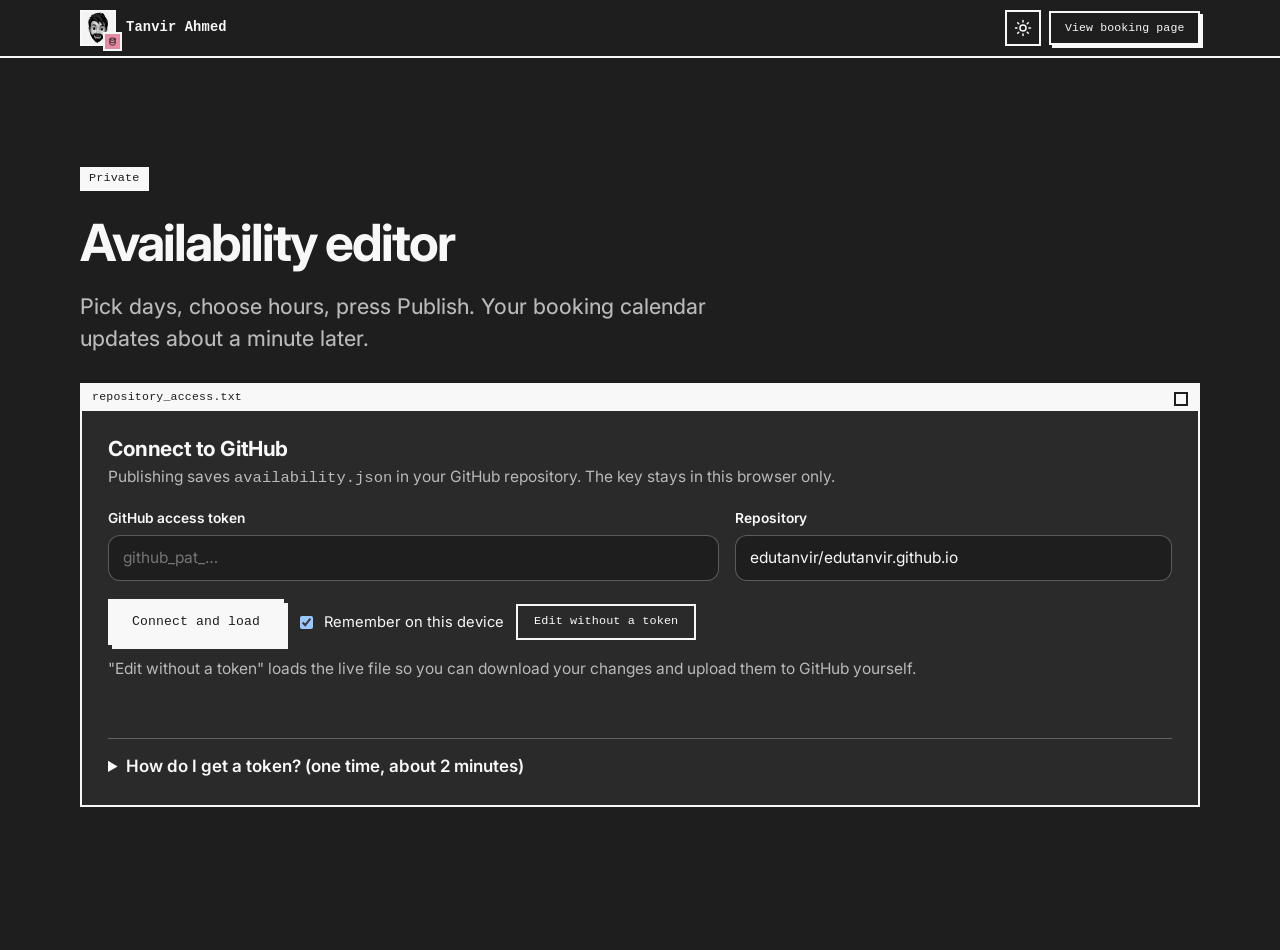
<file: admin.html>
<!DOCTYPE html>
<html lang="en">
<head>
    <meta charset="UTF-8">
    <meta name="viewport" content="width=device-width, initial-scale=1.0">

    <title>Availability editor | Md Tanvir Ahmed</title>
    <meta name="description" content="Private page for updating booking availability.">
    <!-- Keep search engines away from this page. It is not linked anywhere on the site. -->
    <meta name="robots" content="noindex, nofollow">
    <meta name="theme-color" content="#000000">

    <link rel="icon" type="image/png" href="images/favicon.png?v=2">
    <link rel="apple-touch-icon" href="images/favicon.png?v=2">

    <link rel="preconnect" href="https://fonts.googleapis.com">
    <link rel="preconnect" href="https://fonts.gstatic.com" crossorigin>
    <link href="https://fonts.googleapis.com/css2?family=Inter:wght@400;500;600;700&display=swap" rel="stylesheet">
    <link rel="stylesheet" href="style.css">
    <script>
        /* Applies the saved theme before the page paints (no flash). First visit = dark. */
        (function () {
            var root = document.documentElement, theme = null;
            root.classList.add("js");
            try { theme = localStorage.getItem("theme"); } catch (e) {}
            if (theme !== "light" && theme !== "dark") theme = "dark";
            root.dataset.theme = theme;
        })();
    </script>

    <style>
        .admin-top { padding: calc(var(--nav-h) + 48px) 0 28px; }
        .admin-top h1 { margin: 6px 0 14px; font-size: clamp(2rem, 5vw, 3.2rem); letter-spacing: -0.04em; line-height: 1.08; }
        .admin-wrap { padding-bottom: 120px; }
        .admin-card { padding: 26px; margin-bottom: 24px; }
        .admin-card h2 { margin: 0 0 6px; font-size: 1.3rem; letter-spacing: -0.02em; }
        .admin-card > p { color: var(--muted); margin: 0 0 18px; }

        .a-row { display: grid; grid-template-columns: minmax(0, 1.4fr) minmax(0, 1fr); gap: 16px; }
        .a-field { display: grid; gap: 6px; }
        .a-field label, .a-label { font-size: 0.86rem; font-weight: 600; }
        .a-field input[type="text"], .a-field input[type="password"], .a-field input[type="date"], .a-field select {
            width: 100%; min-height: 46px; padding: 0 14px; border: 1px solid var(--line); border-radius: 12px;
            background: var(--field-bg); color: var(--text); font: inherit; font-size: 0.97rem;
        }
        .a-field input:focus-visible, .a-field select:focus-visible { outline: 2px solid var(--accent); outline-offset: 2px; }
        .a-check { display: inline-flex; align-items: center; gap: 8px; font-size: 0.92rem; }
        .a-actions { display: flex; flex-wrap: wrap; gap: 12px; align-items: center; margin-top: 18px; }
        .a-note { color: var(--muted); font-size: 0.88rem; }

        .a-help { margin-top: 18px; border-top: 1px solid var(--line); padding-top: 14px; }
        .a-help summary { cursor: pointer; font-weight: 600; }
        .a-help ol { margin: 12px 0 0; padding-left: 1.3em; color: var(--muted); }
        .a-help li { margin: 6px 0; }
        .a-help code { padding: 1px 6px; border-radius: 6px; background: rgba(127, 127, 127, 0.16); }

        .a-status { min-height: 1.4em; margin-top: 14px; font-size: 0.93rem; }
        .a-status.is-ok { color: #30d158; font-weight: 600; }
        .a-status.is-warn { color: var(--amber); }
        .a-status.is-error { color: #ff6961; font-weight: 600; }

        .a-connected { display: flex; flex-wrap: wrap; align-items: center; justify-content: space-between; gap: 12px;
            padding: 14px 18px; margin-bottom: 24px; border: 1px solid var(--line); border-radius: 16px; background: var(--surface); }
        .a-connected strong { font-weight: 650; }

        .admin-grid { display: grid; grid-template-columns: minmax(0, 1.1fr) minmax(0, 0.9fr); gap: 24px; align-items: start; }
        .admin-grid[hidden], .a-connected[hidden], #connect-card[hidden], .a-save[hidden] { display: none; }

        .admin-cal .cal-grid .cal-day { --o: 1; color: var(--text); font-weight: 600; cursor: pointer; }
        .admin-cal .cal-grid .cal-day:disabled { --o: 0.25; cursor: default; font-weight: 500; }
        .admin-cal .cal-grid .cal-day:not(:disabled):not(.is-selected):hover { background: rgba(127, 127, 127, 0.16); transform: translateY(-2px); }
        .admin-cal .cal-grid .cal-day.is-free:not(.is-selected) { background: color-mix(in srgb, var(--accent) 16%, transparent); }
        .admin-cal .cal-grid.no-anim .cal-day { animation: none; }
        .admin-cal .cal-grid.no-anim .cal-day.is-selected { animation: grad-shift 6s ease-in-out infinite; }
        .a-quick { display: flex; flex-wrap: wrap; gap: 8px; margin-top: 16px; }
        .a-quick .chip-btn { min-height: 34px; font-size: 0.82rem; }

        .a-panel h2 { margin: 0; font-size: 1.35rem; letter-spacing: -0.025em; }
        .a-panel .a-sub { margin: 6px 0 18px; color: var(--muted); font-size: 0.92rem; }
        .a-ranges { display: flex; flex-wrap: wrap; gap: 8px; margin: 0 0 18px; padding: 0; list-style: none; }
        .a-ranges li { display: inline-flex; align-items: center; gap: 4px; padding: 6px 6px 6px 14px; border-radius: 999px;
            background: color-mix(in srgb, var(--accent) 14%, transparent); font-size: 0.9rem; font-weight: 600; animation: slot-in 0.4s var(--ease) backwards; }
        .a-ranges button { width: 26px; height: 26px; display: grid; place-items: center; padding: 0; border: 0; border-radius: 50%;
            background: transparent; color: inherit; font-size: 18px; line-height: 1; cursor: pointer; }
        .a-ranges button:hover { background: rgba(127, 127, 127, 0.25); }
        .a-times { display: grid; grid-template-columns: 1fr 1fr; gap: 12px; }
        .a-presets { display: flex; flex-wrap: wrap; gap: 8px; margin: 14px 0; }
        .a-ops { display: grid; grid-template-columns: 1fr 1fr; gap: 10px; margin-top: 4px; }
        .a-ops .btn { justify-content: center; }
        .a-ops .btn[disabled] { opacity: 0.4; pointer-events: none; }
        .a-fill { margin-top: 22px; border-top: 1px solid var(--line); padding-top: 14px; }
        .a-fill summary { cursor: pointer; font-weight: 600; }
        .a-weekdays { display: flex; flex-wrap: wrap; gap: 8px 14px; margin: 14px 0; }
        .a-dates { display: grid; grid-template-columns: 1fr 1fr; gap: 12px; margin-bottom: 14px; }

        .a-save { position: sticky; bottom: 16px; z-index: 5; display: flex; flex-wrap: wrap; align-items: center; justify-content: space-between; gap: 12px 18px;
            padding: 14px 18px; margin-top: 24px; border: 1px solid var(--line); border-radius: 18px;
            background: color-mix(in srgb, var(--surface) 88%, transparent); backdrop-filter: blur(16px); -webkit-backdrop-filter: blur(16px);
            box-shadow: 0 20px 40px -24px rgba(0, 0, 0, 0.6); }
        .a-save .a-state { font-weight: 650; display: inline-flex; align-items: center; gap: 8px; }
        .a-save .a-state::before { content: ""; width: 10px; height: 10px; border-radius: 50%; background: #30d158; }
        .a-save.is-dirty .a-state::before { background: var(--amber); animation: ring 1.8s ease-out infinite; }
        .a-save .a-btns { display: flex; flex-wrap: wrap; gap: 10px; align-items: center; }
        .a-save .btn[disabled] { opacity: 0.4; pointer-events: none; }

        @media (max-width: 900px) {
            .admin-grid, .a-row { grid-template-columns: minmax(0, 1fr); }
        }
    </style>
</head>

<body data-no-trail>
    <a class="skip-link" href="#main">Skip to content</a>

    <header class="site-header">
        <nav class="nav container" aria-label="Main navigation">
            <a class="logo" href="index.html" aria-label="Md Tanvir Ahmed, home">
                <span class="logo-mark" aria-hidden="true">
                    <img src="images/profile.jpg" alt="" width="34" height="34">
                    <svg class="logo-badge" viewBox="0 0 24 24" fill="none" stroke="currentColor" stroke-width="2.4" stroke-linecap="round" stroke-linejoin="round"><ellipse cx="12" cy="5.5" rx="7" ry="3"/><path d="M5 5.5v13c0 1.7 3.1 3 7 3s7-1.3 7-3v-13"/><path d="M5 12c0 1.7 3.1 3 7 3s7-1.3 7-3"/></svg>
                </span>
                <span class="logo-text">Tanvir Ahmed</span>
            </a>
            <div class="nav-links"></div>
            <div class="nav-actions">
                <button class="theme-toggle" type="button" data-theme-toggle aria-label="Switch to light theme" aria-pressed="false">
                    <svg class="ico ico-sun" aria-hidden="true"><use href="#i-sun"/></svg>
                    <svg class="ico ico-moon" aria-hidden="true"><use href="#i-moon"/></svg>
                </button>
                <a class="btn btn-secondary btn-small" href="contact.html#book">View booking page</a>
            </div>
        </nav>
    </header>

    <main id="main">
        <section class="admin-top">
            <div class="container">
                <p class="kicker">Private</p>
                <h1>Availability editor</h1>
                <p class="lead">Pick days, choose hours, press Publish. Your booking calendar updates about a minute later.</p>
            </div>
        </section>

        <div class="container admin-wrap">

            <!-- 1. Connect -->
            <section class="card admin-card" id="connect-card">
                <h2>Connect to GitHub</h2>
                <p>Publishing saves <code>availability.json</code> in your GitHub repository. The key stays in this browser only.</p>

                <div class="a-row">
                    <div class="a-field">
                        <label for="token">GitHub access token</label>
                        <input id="token" type="password" autocomplete="off" spellcheck="false" placeholder="github_pat_…">
                    </div>
                    <div class="a-field">
                        <label for="repo">Repository</label>
                        <input id="repo" type="text" autocomplete="off" spellcheck="false" value="edutanvir/edutanvir.github.io">
                    </div>
                </div>

                <div class="a-actions">
                    <button class="btn btn-primary" type="button" id="btn-connect">Connect and load</button>
                    <label class="a-check"><input type="checkbox" id="remember" checked> Remember on this device</label>
                    <button class="chip-btn" type="button" id="btn-local">Edit without a token</button>
                </div>
                <p class="a-note" style="margin-top:12px">"Edit without a token" loads the live file so you can download your changes and upload them to GitHub yourself.</p>
                <div class="a-status" id="connect-status" role="status" aria-live="polite"></div>

                <details class="a-help">
                    <summary>How do I get a token? (one time, about 2 minutes)</summary>
                    <ol>
                        <li>Open <a href="https://github.com/settings/personal-access-tokens/new" target="_blank" rel="noopener noreferrer">github.com/settings/personal-access-tokens/new</a> while signed in.</li>
                        <li>Name it <code>Availability editor</code> and choose an expiry date (90 days is a good start).</li>
                        <li>Under <strong>Repository access</strong>, choose <strong>Only select repositories</strong> and pick <code>edutanvir.github.io</code>.</li>
                        <li>Under <strong>Repository permissions</strong>, set <strong>Contents</strong> to <strong>Read and write</strong>. The default is no access, and <strong>Read-only</strong> will load your days but fail when you publish.</li>
                        <li>Click <strong>Generate token</strong>, copy it, and paste it above. You will not see it again, so keep it in a password manager.</li>
                    </ol>
                    <p class="a-note" style="margin-top:12px">The token can only touch this one repository, and you can delete it on GitHub at any time.</p>
                </details>
            </section>

            <div class="a-connected" id="connected-bar" hidden>
                <span id="connected-text"></span>
                <button class="chip-btn" type="button" id="btn-disconnect">Disconnect</button>
            </div>

            <!-- 2. Editor -->
            <div class="admin-grid" id="editor" hidden>
                <div class="card cal admin-cal">
                    <div class="cal-head">
                        <button class="cal-nav" type="button" data-a-prev aria-label="Previous month">
                            <svg class="ico" aria-hidden="true"><use href="#i-chev-l"/></svg>
                        </button>
                        <h2 class="cal-title" data-a-title aria-live="polite"></h2>
                        <button class="cal-nav" type="button" data-a-next aria-label="Next month">
                            <svg class="ico" aria-hidden="true"><use href="#i-chev-r"/></svg>
                        </button>
                    </div>

                    <div class="cal-week" aria-hidden="true">
                        <span>Sun</span><span>Mon</span><span>Tue</span><span>Wed</span><span>Thu</span><span>Fri</span><span>Sat</span>
                    </div>
                    <div class="cal-grid" data-a-grid></div>

                    <div class="a-quick">
                        <button class="chip-btn" type="button" data-sel="weekdays">Select weekdays</button>
                        <button class="chip-btn" type="button" data-sel="all">Select all days</button>
                        <button class="chip-btn" type="button" data-sel="none">Clear selection</button>
                    </div>
                    <div class="cal-legend" aria-hidden="true">
                        <span><i class="legend-dot"></i> Has times</span>
                        <span><i class="legend-dot legend-dot--today"></i> Today</span>
                        <span>Click a day. Hold Shift to select a range.</span>
                    </div>
                </div>

                <aside class="card admin-card a-panel" aria-live="polite">
                    <h2 id="sel-title">Select days</h2>
                    <p class="a-sub" id="sel-sub"></p>
                    <ul class="a-ranges" id="range-list" aria-label="Times set for this day"></ul>

                    <div class="a-times">
                        <div class="a-field"><label for="t-from">From</label><select id="t-from"></select></div>
                        <div class="a-field"><label for="t-to">To</label><select id="t-to"></select></div>
                    </div>

                    <div class="a-presets" aria-label="Quick hours">
                        <button class="chip-btn" type="button" data-preset="09:00-12:00">Morning</button>
                        <button class="chip-btn" type="button" data-preset="13:00-17:00">Afternoon</button>
                        <button class="chip-btn" type="button" data-preset="18:00-21:00">Evening</button>
                        <button class="chip-btn" type="button" data-preset="09:00-17:00">9 to 5</button>
                    </div>

                    <div class="a-ops">
                        <button class="btn btn-primary btn-small" type="button" data-op="set">Set these hours</button>
                        <button class="btn btn-secondary btn-small" type="button" data-op="add">Add hours</button>
                        <button class="btn btn-secondary btn-small" type="button" data-op="block">Block this time</button>
                        <button class="btn btn-secondary btn-small" type="button" data-op="clear">Clear the day</button>
                    </div>
                    <p class="a-note" style="margin-top:12px"><strong>Set</strong> replaces the day's hours. <strong>Add</strong> keeps what is there. After someone books, use <strong>Block this time</strong> with their slot.</p>
                    <div class="a-status" id="op-status" role="status" aria-live="polite"></div>

                    <details class="a-fill">
                        <summary>Fill several weeks at once</summary>
                        <p class="a-note" style="margin-top:10px">Uses the From and To times above.</p>
                        <div class="a-weekdays" role="group" aria-label="Days of the week">
                            <label class="a-check"><input type="checkbox" name="wd" value="1" checked> Mon</label>
                            <label class="a-check"><input type="checkbox" name="wd" value="2" checked> Tue</label>
                            <label class="a-check"><input type="checkbox" name="wd" value="3" checked> Wed</label>
                            <label class="a-check"><input type="checkbox" name="wd" value="4" checked> Thu</label>
                            <label class="a-check"><input type="checkbox" name="wd" value="5" checked> Fri</label>
                            <label class="a-check"><input type="checkbox" name="wd" value="6"> Sat</label>
                            <label class="a-check"><input type="checkbox" name="wd" value="0"> Sun</label>
                        </div>
                        <div class="a-dates">
                            <div class="a-field"><label for="f-from">From date</label><input id="f-from" type="date"></div>
                            <div class="a-field"><label for="f-to">To date</label><input id="f-to" type="date"></div>
                        </div>
                        <button class="btn btn-secondary btn-small" type="button" id="btn-fill">Add to these days</button>
                    </details>
                </aside>
            </div>

            <!-- 3. Publish -->
            <div class="a-save" id="savebar" hidden>
                <span class="a-state" id="dirty-text">Everything is published</span>
                <div class="a-btns">
                    <label class="a-check"><input type="checkbox" id="prune" checked> Remove past days</label>
                    <button class="chip-btn" type="button" data-act="copy">Copy JSON</button>
                    <button class="chip-btn" type="button" data-act="download">Download file</button>
                    <button class="btn btn-primary btn-small" type="button" id="btn-publish" disabled>Publish to website</button>
                </div>
                <div class="a-status" id="save-status" role="status" aria-live="polite" style="width:100%;margin:0"></div>
            </div>
        </div>
    </main>

    <script src="script.js"></script>
    <script src="admin.js"></script>
</body>
</html>
</file>
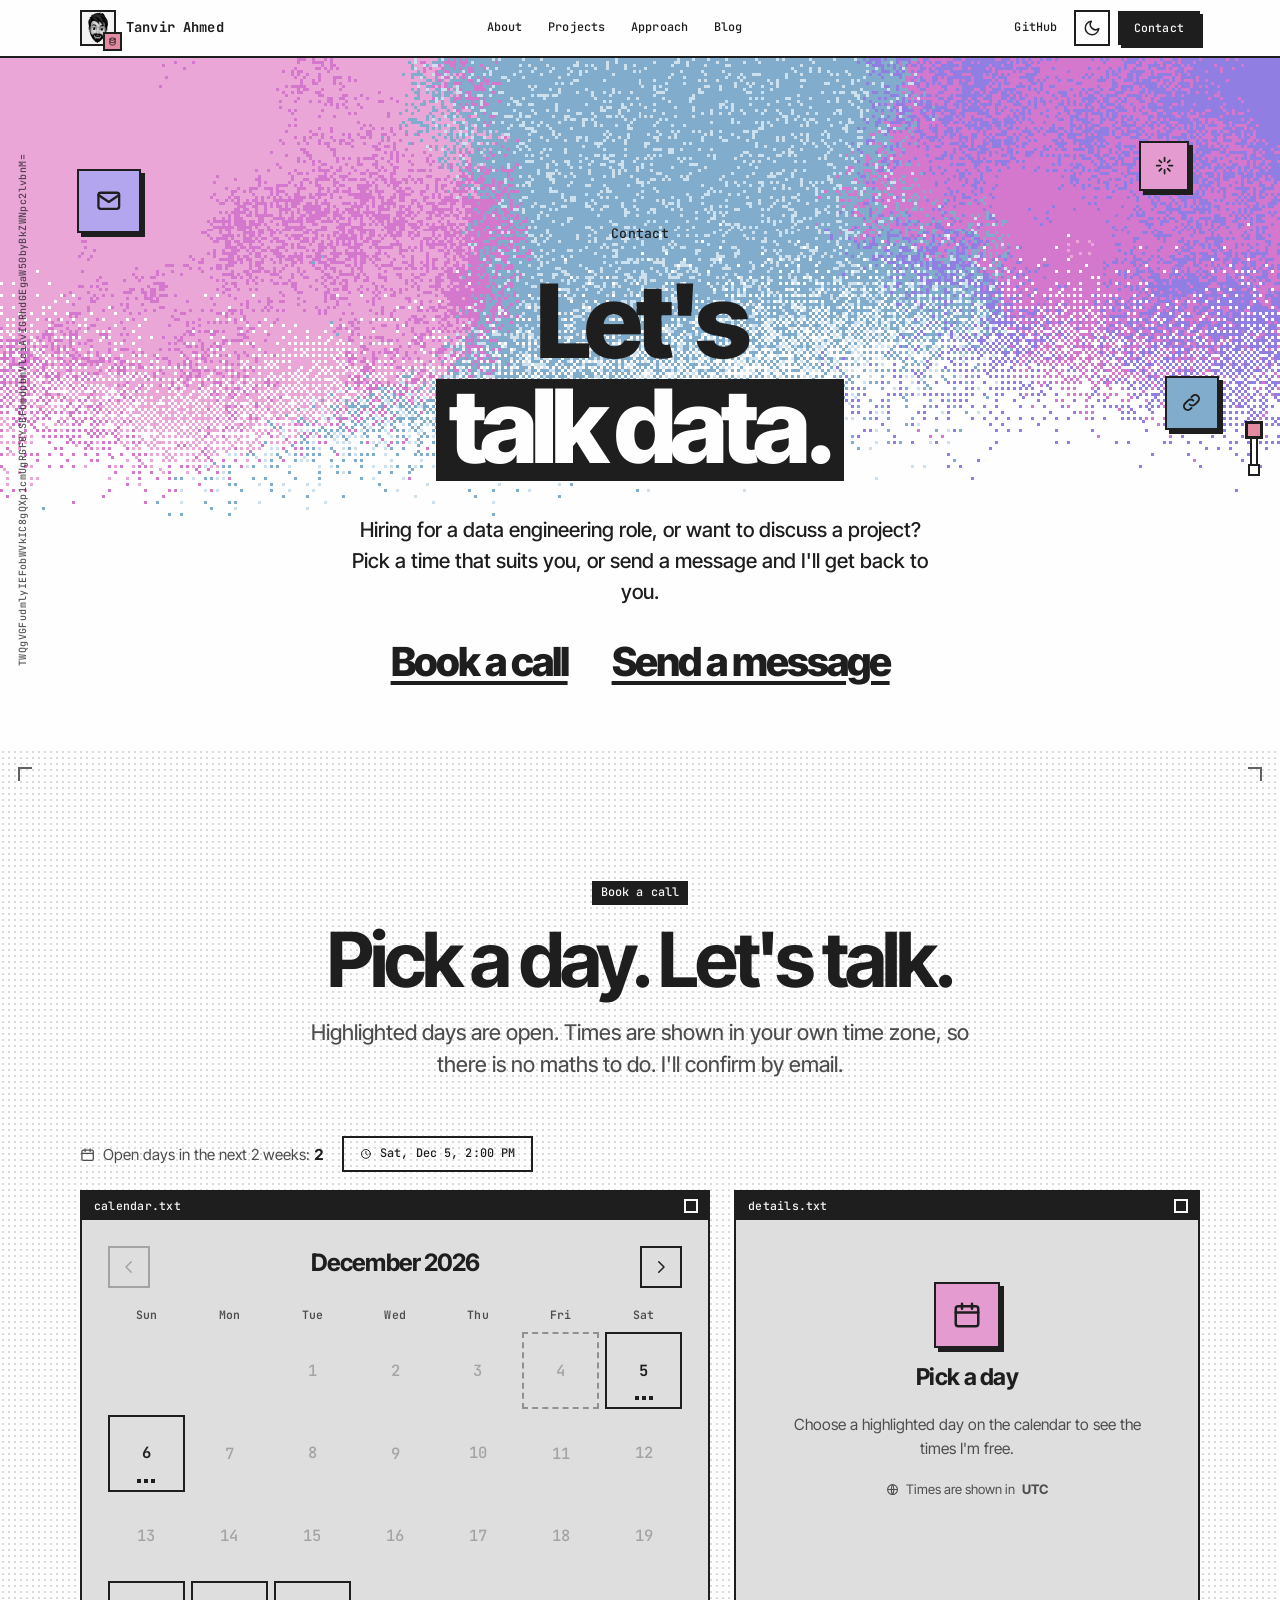
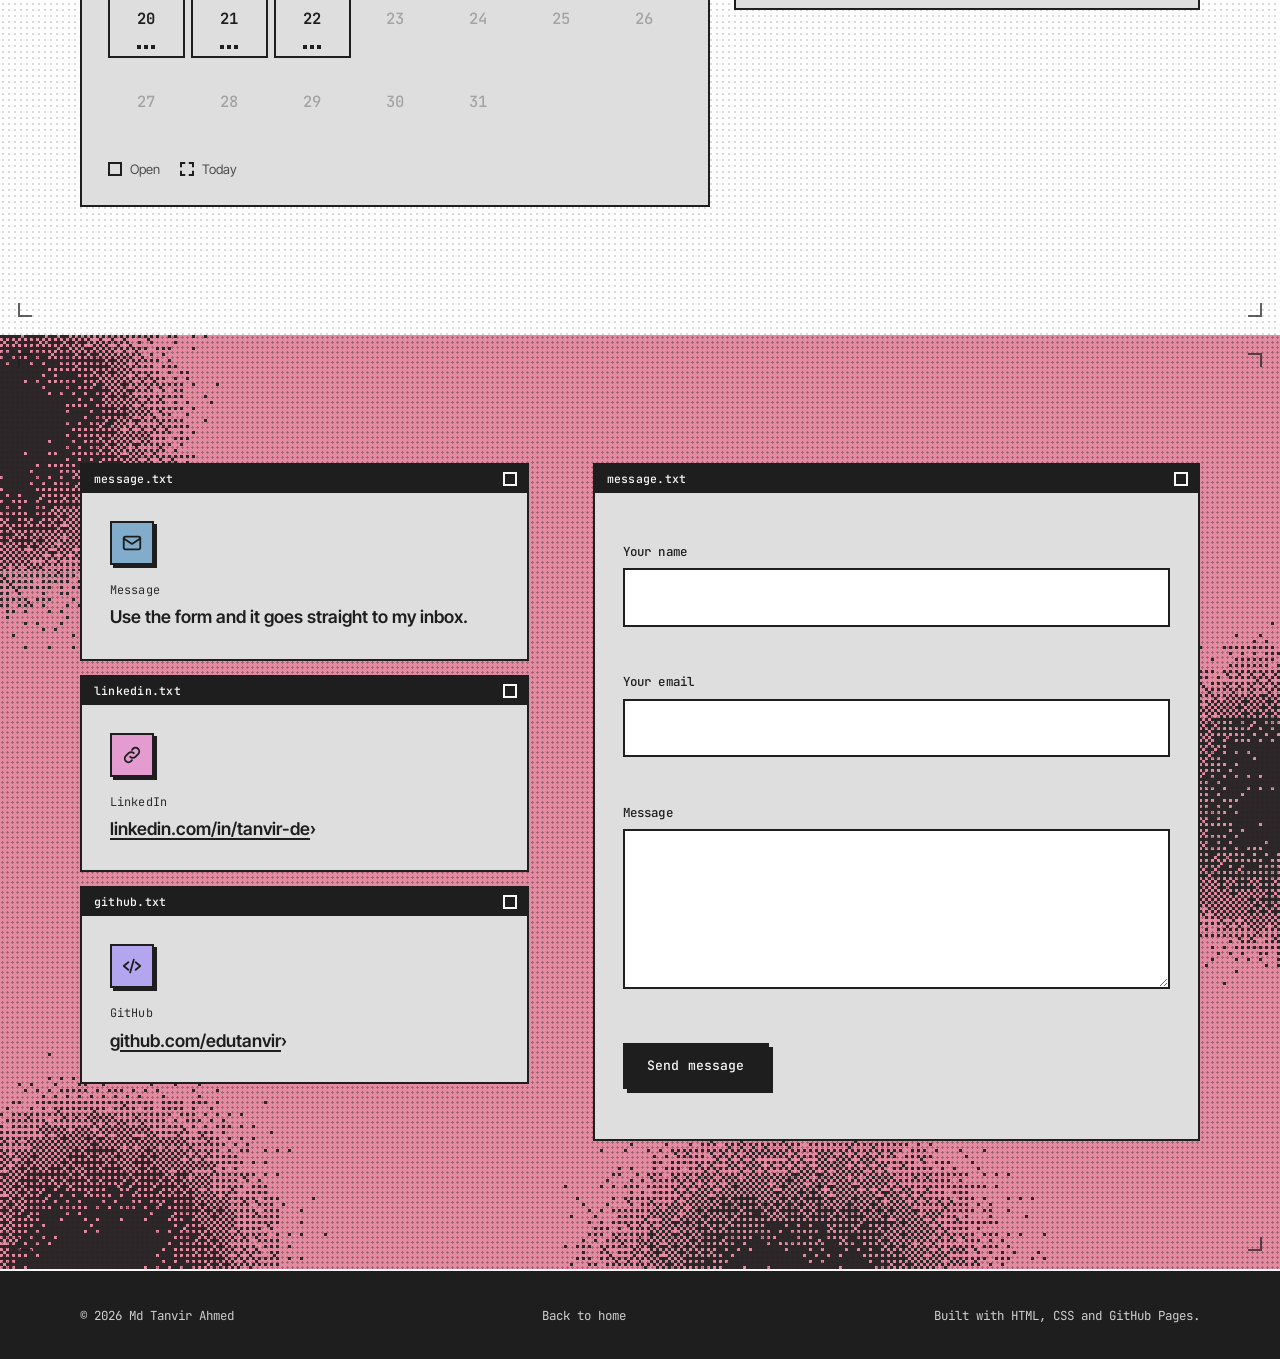
<file: contact.html>
<!DOCTYPE html>
<html lang="en">
<head>
    <meta charset="UTF-8">
    <meta name="viewport" content="width=device-width, initial-scale=1.0">

    <title>Contact | Md Tanvir Ahmed</title>
    <meta name="description"
          content="Book a call with Md Tanvir Ahmed or send a message about Azure data engineering roles, projects, and collaborations.">
    <meta name="theme-color" content="#fefefe">

    <!-- Site icon (the ?v=2 makes browsers fetch the new version) -->
    <link rel="icon" type="image/png" href="images/favicon.png?v=2">
    <link rel="apple-touch-icon" href="images/favicon.png?v=2">

    <link rel="preconnect" href="https://fonts.googleapis.com">
    <link rel="preconnect" href="https://fonts.gstatic.com" crossorigin>
    <link href="https://fonts.googleapis.com/css2?family=Inter+Tight:wght@400;500;600;700;800&family=JetBrains+Mono:wght@400;500;700&display=swap" rel="stylesheet">
    <link rel="stylesheet" href="style.css">
    <script>
        /* Applies the saved theme before the page paints (no flash). First visit = light.
           To follow the visitor's system setting on a first visit, replace "dark" with:
           (matchMedia("(prefers-color-scheme: light)").matches ? "light" : "dark") */
        (function () {
            var root = document.documentElement, theme = null;
            root.classList.add("js");
            try { theme = localStorage.getItem("theme"); } catch (e) {}
            if (theme !== "light" && theme !== "dark") theme = "light";
            root.dataset.theme = theme;
        })();
    </script>
</head>

<body>
    <a class="skip-link" href="#main">Skip to content</a>

    <header class="site-header">
        <nav class="nav container" aria-label="Main navigation">
            <a class="logo" href="index.html" aria-label="Md Tanvir Ahmed, home">
                <span class="logo-mark" aria-hidden="true">
                    <img src="images/profile.jpg" alt="" width="34" height="34">
                    <svg class="logo-badge" viewBox="0 0 24 24" fill="none" stroke="currentColor" stroke-width="2.4" stroke-linecap="round" stroke-linejoin="round"><ellipse cx="12" cy="5.5" rx="7" ry="3"/><path d="M5 5.5v13c0 1.7 3.1 3 7 3s7-1.3 7-3v-13"/><path d="M5 12c0 1.7 3.1 3 7 3s7-1.3 7-3"/></svg>
                </span>
                <span class="logo-text">Tanvir Ahmed</span>
            </a>

            <div class="nav-links">
                <a class="nav-hide-sm" href="index.html#about">About</a>
                <a href="index.html#projects">Projects</a>
                <a class="nav-hide-sm" href="index.html#approach">Approach</a>
                <a href="blog/">Blog</a>
            </div>

            <div class="nav-actions">
                <a class="nav-ext" href="https://github.com/edutanvir"
                   target="_blank" rel="noopener noreferrer">GitHub</a>
                <button class="theme-toggle" type="button" data-theme-toggle aria-label="Switch to light theme" aria-pressed="false">
                    <svg class="ico ico-sun" aria-hidden="true"><use href="#i-sun"/></svg>
                    <svg class="ico ico-moon" aria-hidden="true"><use href="#i-moon"/></svg>
                </button>
                <a class="btn btn-primary btn-small" href="contact.html" aria-current="page">Contact</a>
            </div>
        </nav>
        <div class="scroll-progress" aria-hidden="true"></div>
    </header>

    <main id="main">
        <section class="hero">
            <div class="aurora" aria-hidden="true"><i></i><i></i><i></i><i></i></div>
            <div class="float-icons" aria-hidden="true">
                <span class="fi" style="--x:6%;--y:16%;--d:1.2;--c:#b3a6ee"><span class="fi-tile" style="--s:64px;--t:7s"><svg class="ico"><use href="#i-mail"/></svg></span></span>
                <span class="fi" style="--x:89%;--y:12%;--d:0.8;--c:#e49cd0"><span class="fi-tile" style="--s:50px;--t:8s"><svg class="ico"><use href="#i-spark"/></svg></span></span>
                <span class="fi" style="--x:91%;--y:46%;--d:1.4;--c:#81accc"><span class="fi-tile" style="--s:54px;--t:6s"><svg class="ico"><use href="#i-link"/></svg></span></span>
            </div>

            <div class="container">
                <p class="kicker">Contact</p>

                <h1 class="display display--sm">
                    <span class="line">Let's</span>
                    <span class="line gradient-text">talk data.</span>
                </h1>

                <p class="lead">
                    Hiring for a data engineering role, or want to discuss a
                    project? Pick a time that suits you, or send a message and
                    I'll get back to you.
                </p>

                <div class="hero-actions">
                    <a class="btn btn-primary" href="#book" data-magnetic>Book a call</a>
                    <a class="btn btn-secondary" href="#send" data-magnetic>Send a message</a>
                </div>
            </div>
        </section>

        <!-- BOOK A CALL
             Times come from availability.json. Open contact.html?demo=1 to preview with example dates. -->
        <section class="section section--tint" id="book" data-rail="Book a call">
            <div class="container">
                <div class="section-head reveal">
                    <p class="kicker">Book a call</p>
                    <h2>Pick a day. Let's talk.</h2>
                    <p class="lead">
                        Highlighted days are open. Times are shown in your own time zone,
                        so there is no maths to do. I'll confirm by email.
                    </p>
                </div>

                <div data-booking
                     data-src="availability.json"
                     data-key="a221fe5f-e10a-46e7-b67c-00ea79abffac"
                     data-endpoint="https://api.web3forms.com/submit">

                    <div class="booking-stats reveal">
                        <span class="stat">
                            <svg class="ico" aria-hidden="true"><use href="#i-calendar"/></svg>
                            <span>Open days in the next 2 weeks: <strong data-stat-count>0</strong></span>
                        </span>
                        <button class="chip-btn" type="button" data-next-open hidden>
                            <svg class="ico" aria-hidden="true"><use href="#i-clock"/></svg>
                            <span></span>
                        </button>
                        <span class="demo-note" data-demo-note hidden>Demo mode: example dates</span>
                    </div>

                    <div class="booking">
                        <div class="card cal reveal">
                            <div class="cal-head">
                                <button class="cal-nav" type="button" data-cal-prev aria-label="Previous month">
                                    <svg class="ico" aria-hidden="true"><use href="#i-chev-l"/></svg>
                                </button>
                                <h3 class="cal-title" data-cal-title aria-live="polite"></h3>
                                <button class="cal-nav" type="button" data-cal-next aria-label="Next month">
                                    <svg class="ico" aria-hidden="true"><use href="#i-chev-r"/></svg>
                                </button>
                            </div>

                            <div class="cal-week" aria-hidden="true">
                                <span>Sun</span><span>Mon</span><span>Tue</span><span>Wed</span><span>Thu</span><span>Fri</span><span>Sat</span>
                            </div>
                            <div class="cal-grid" data-cal-grid></div>

                            <div class="cal-legend" aria-hidden="true">
                                <span><i class="legend-dot"></i> Open</span>
                                <span><i class="legend-dot legend-dot--today"></i> Today</span>
                            </div>
                        </div>

                        <aside class="card booking-panel reveal" data-panel aria-live="polite"></aside>
                    </div>
                </div>
            </div>
        </section>

        <!-- MESSAGE: goes through Web3Forms, so your email address never appears on the site. -->
        <section class="section section--light" id="send" data-rail="Message">
            <div class="container contact-grid">

                <!-- Contact details -->
                <div class="contact-list" data-stagger>
                    <div class="card contact-item">
                        <span class="icon-tile"><svg class="ico"><use href="#i-mail"/></svg></span>
                        <small>Message</small>
                        <strong>Use the form and it goes straight to my inbox.</strong>
                    </div>

                    <a class="card contact-item"
                       href="https://www.linkedin.com/in/tanvir-de/"
                       target="_blank" rel="noopener noreferrer">
                        <span class="icon-tile"><svg class="ico"><use href="#i-link"/></svg></span>
                        <small>LinkedIn</small>
                        <strong class="link-arrow">linkedin.com/in/tanvir-de</strong>
                    </a>

                    <a class="card contact-item"
                       href="https://github.com/edutanvir"
                       target="_blank" rel="noopener noreferrer">
                        <span class="icon-tile"><svg class="ico"><use href="#i-code"/></svg></span>
                        <small>GitHub</small>
                        <strong class="link-arrow">github.com/edutanvir</strong>
                    </a>
                </div>

                <!-- Message form: sends through Web3Forms, so your email address never appears on the site.
                     The access key below is your Web3Forms key. -->
                <form class="card form reveal" id="contact-form" novalidate
                      action="https://api.web3forms.com/submit" method="POST">
                    <input type="hidden" name="access_key" value="a221fe5f-e10a-46e7-b67c-00ea79abffac">
                    <input type="hidden" name="subject" value="New message from your portfolio website">
                    <input type="hidden" name="from_name" value="Portfolio website">
                    <!-- Spam trap: people never see or tick this box, bots often do -->
                    <input type="checkbox" name="botcheck" style="display: none;" tabindex="-1" autocomplete="off">

                    <div class="field">
                        <label for="name">Your name</label>
                        <input id="name" name="name" type="text" autocomplete="name"
                               aria-describedby="name-error" aria-invalid="false">
                        <p class="field-error" id="name-error" role="alert"></p>
                    </div>

                    <div class="field">
                        <label for="email">Your email</label>
                        <input id="email" name="email" type="email" autocomplete="email"
                               aria-describedby="email-error" aria-invalid="false">
                        <p class="field-error" id="email-error" role="alert"></p>
                    </div>

                    <div class="field">
                        <label for="message">Message</label>
                        <textarea id="message" name="message"
                                  aria-describedby="message-error" aria-invalid="false"></textarea>
                        <p class="field-error" id="message-error" role="alert"></p>
                    </div>

                    <div>
                        <button class="btn btn-primary" type="submit" data-magnetic>Send message</button>
                    </div>

                    <p class="form-status" role="status" aria-live="polite"></p>
                </form>
            </div>
        </section>
    </main>

    <footer class="site-footer">
        <div class="container footer-inner">
            <p>© 2026 Md Tanvir Ahmed</p>
            <a href="index.html">Back to home</a>
            <p>Built with HTML, CSS and GitHub Pages.</p>
        </div>
    </footer>

    <script src="script.js"></script>
    <script src="booking.js"></script>
</body>
</html>
</file>
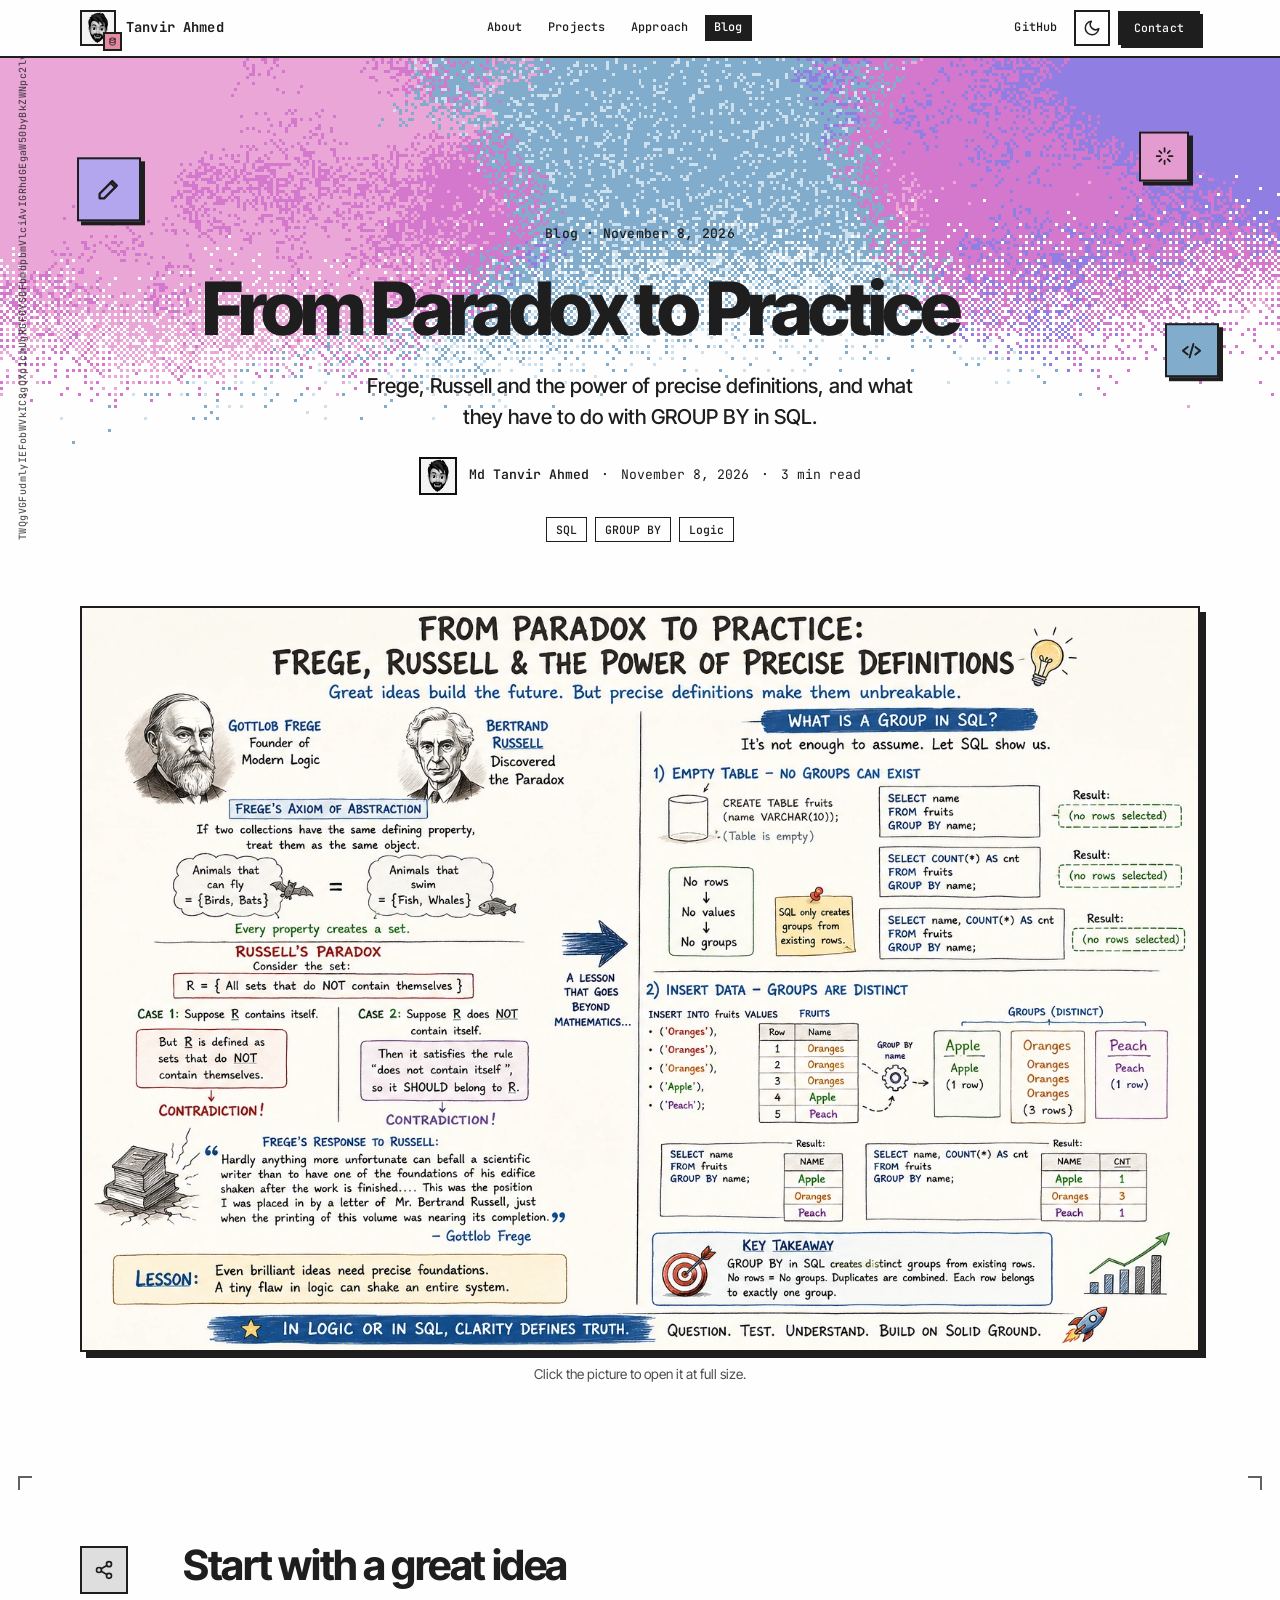
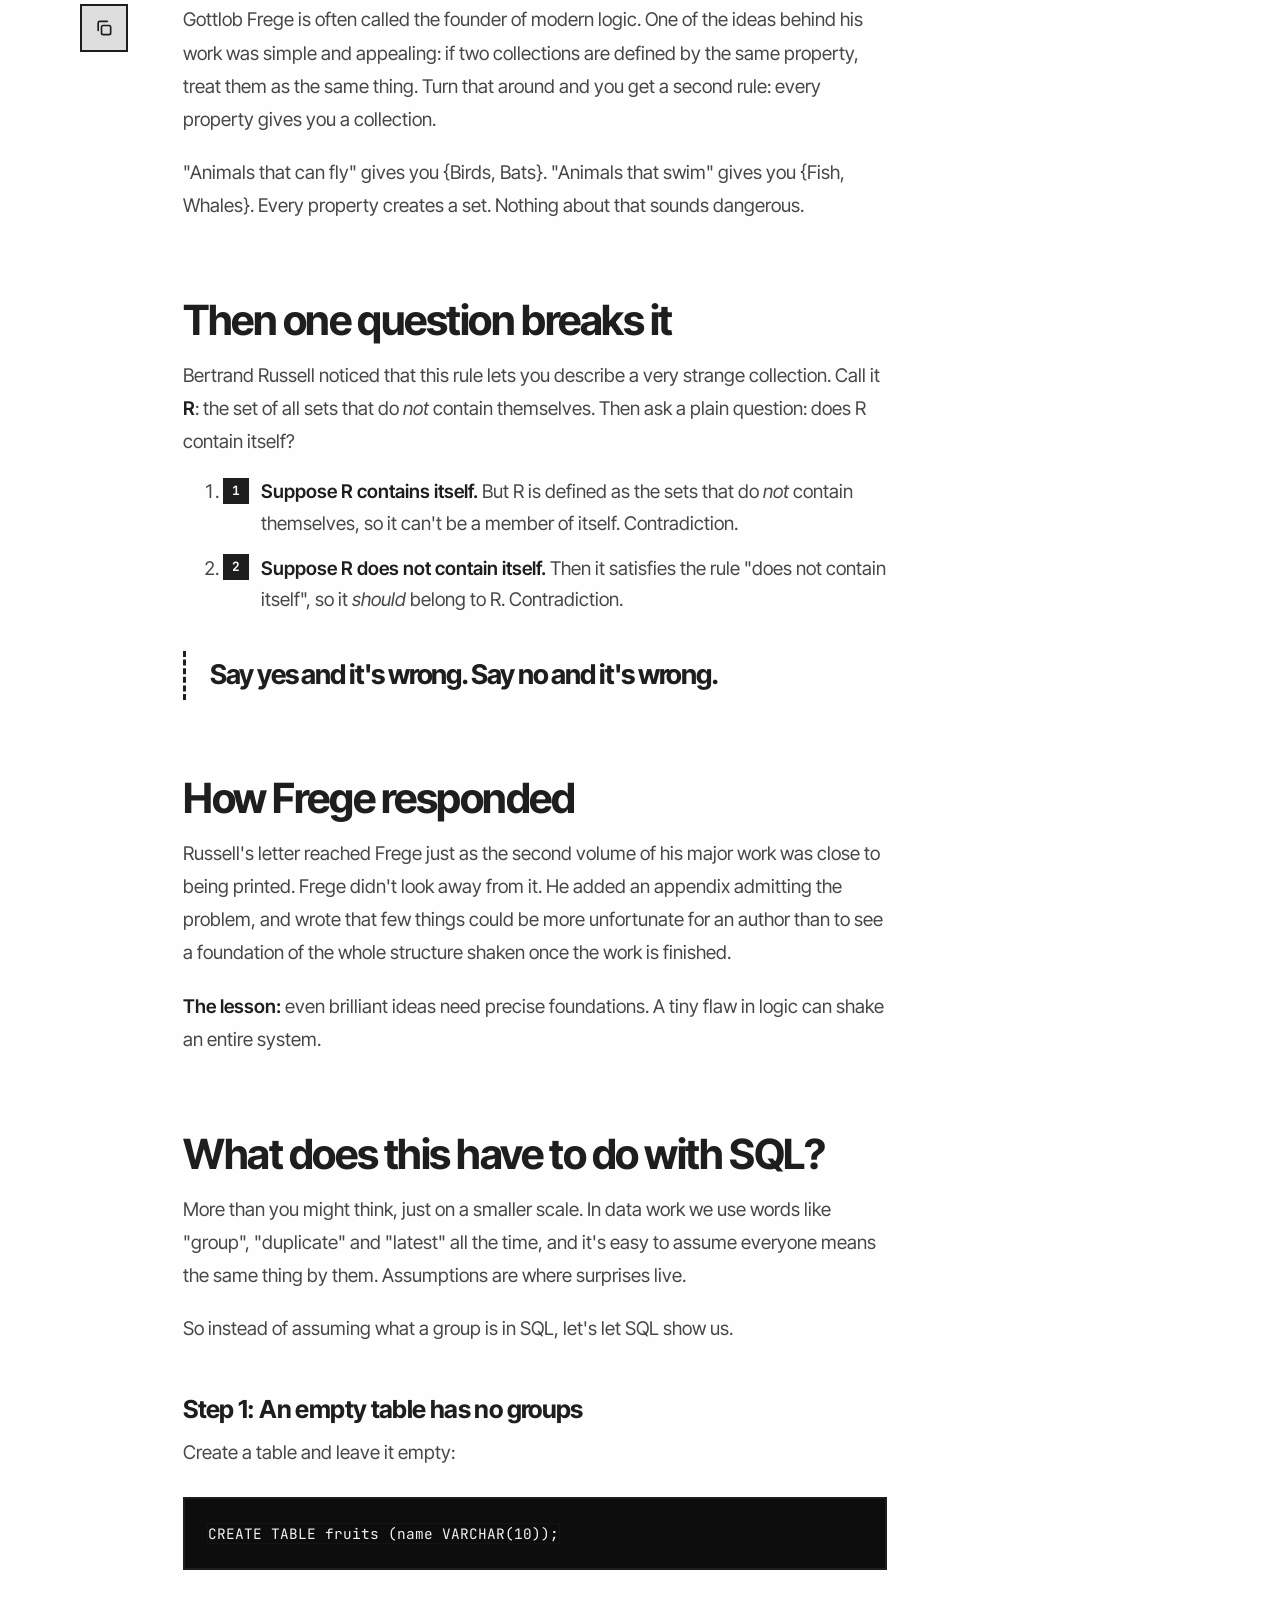
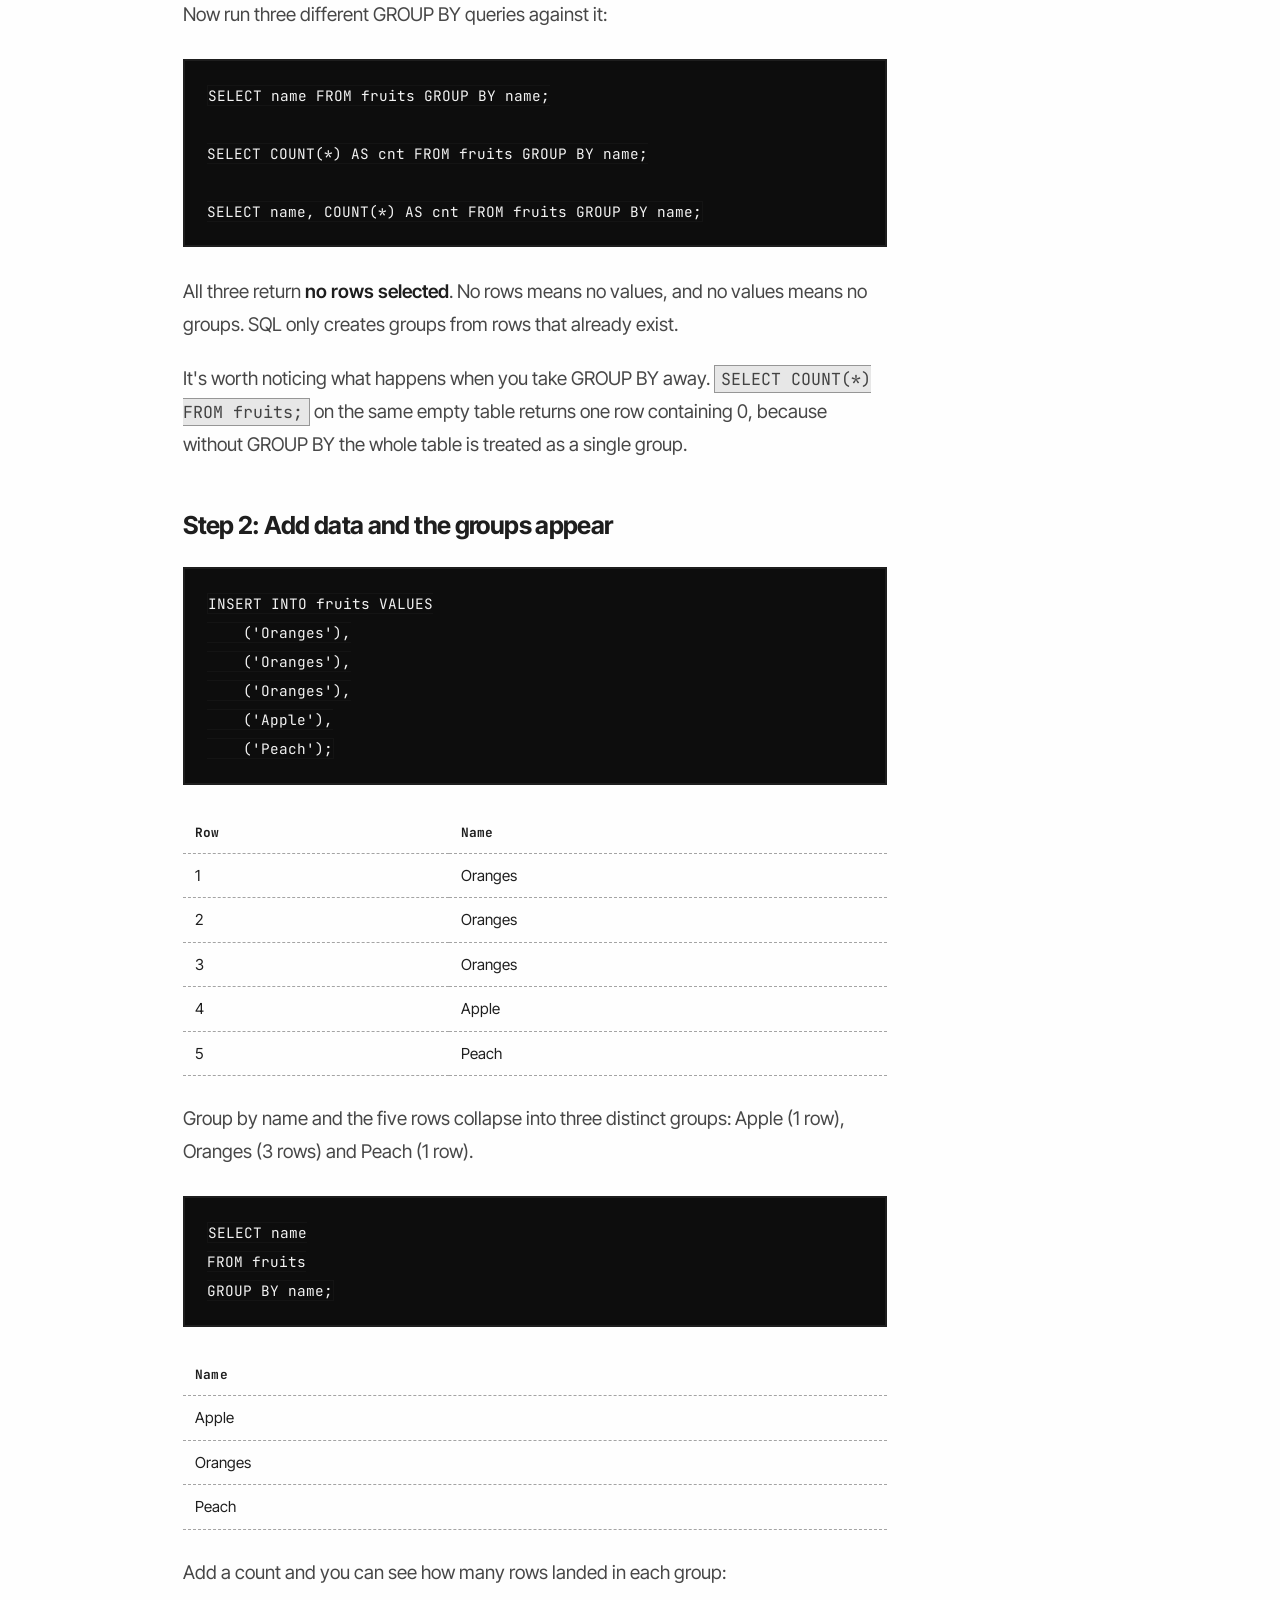
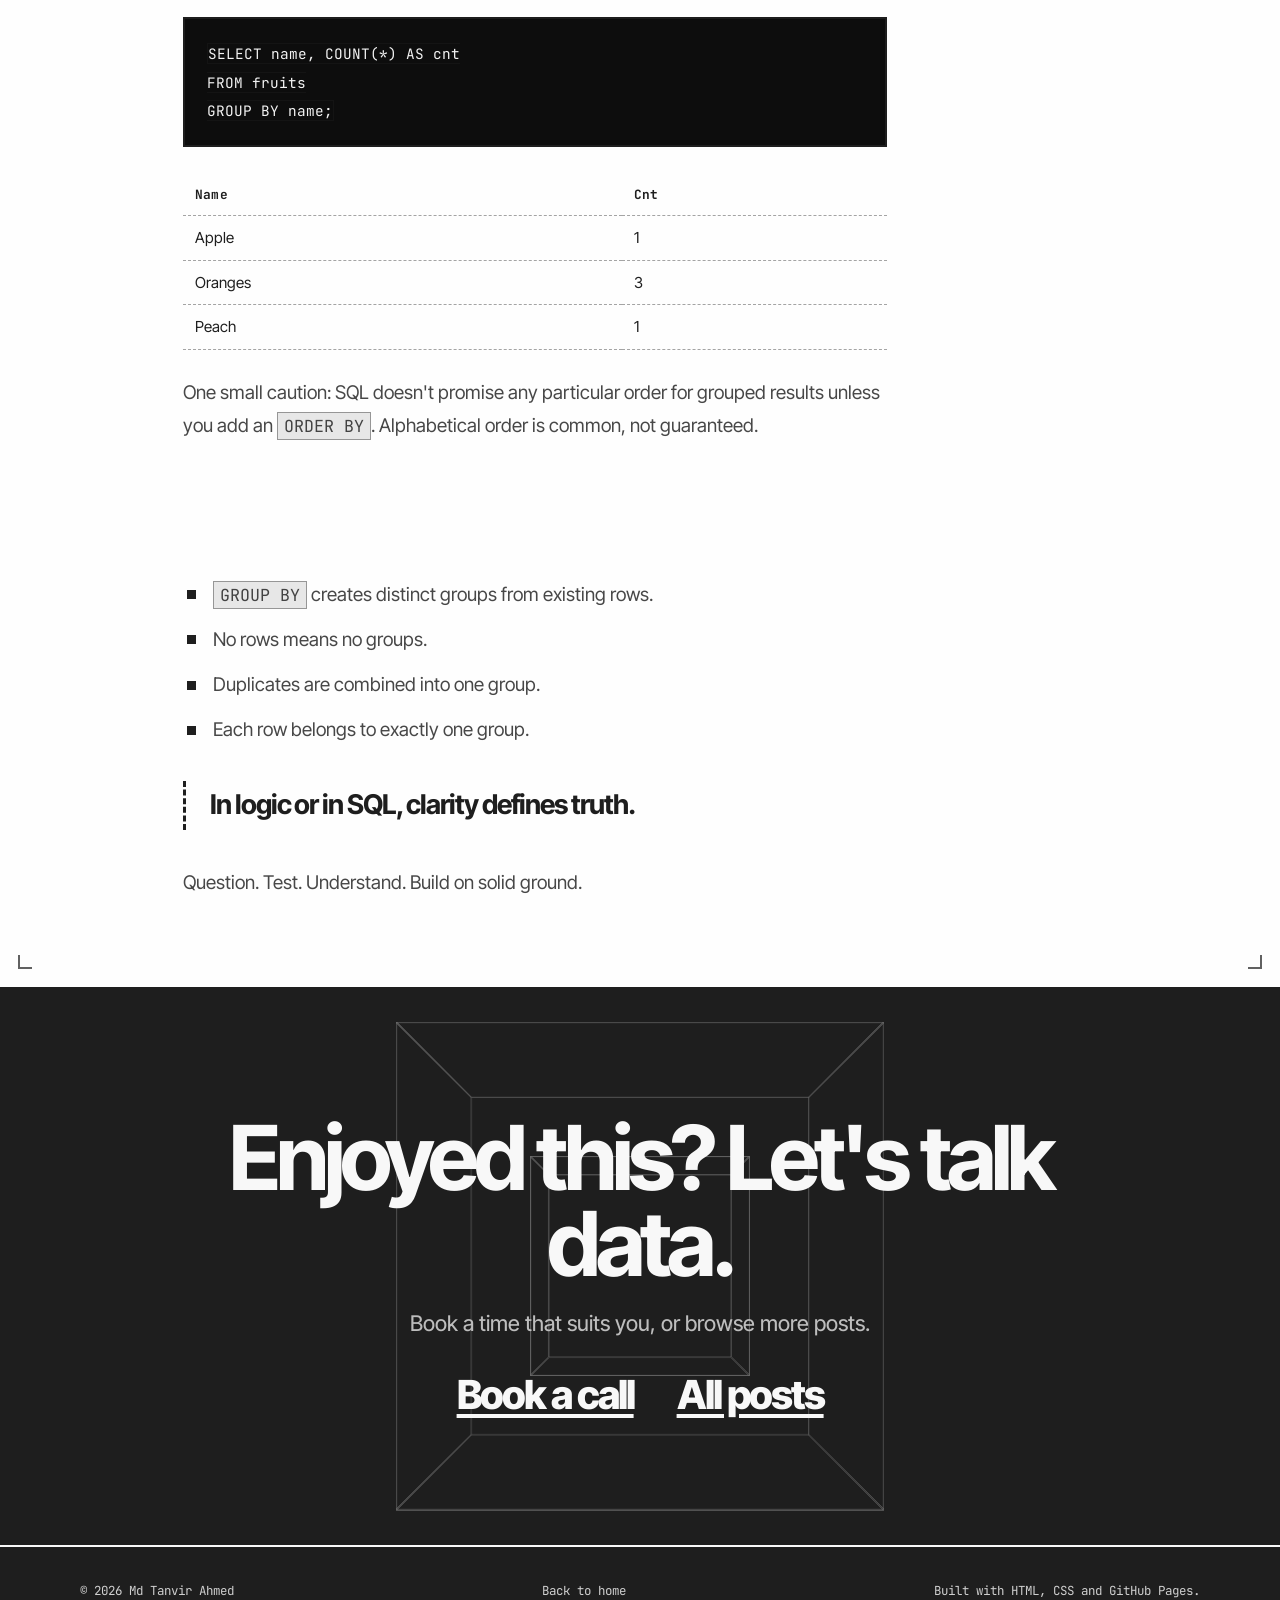
<file: blog/paradox-to-practice.html>
<!DOCTYPE html>
<!-- generated by _tools/build_blog.py: edit the Markdown in _posts-src/ instead -->
<html lang="en">
<head>
    <meta charset="UTF-8">
    <meta name="viewport" content="width=device-width, initial-scale=1.0">

    <title>From Paradox to Practice | Md Tanvir Ahmed</title>
    <meta name="description" content="Frege, Russell and the power of precise definitions, and what they have to do with GROUP BY in SQL.">
    <meta name="theme-color" content="#fefefe">
    <link rel="canonical" href="https://edutanvir.github.io/blog/paradox-to-practice.html">

    <!-- Link preview: what LinkedIn, Slack and WhatsApp show when the link is pasted -->
    <meta property="og:type" content="article">
    <meta property="og:site_name" content="Md Tanvir Ahmed">
    <meta property="og:title" content="From Paradox to Practice">
    <meta property="og:description" content="Frege, Russell and the power of precise definitions, and what they have to do with GROUP BY in SQL.">
    <meta property="og:url" content="https://edutanvir.github.io/blog/paradox-to-practice.html">
    <meta property="og:image" content="https://edutanvir.github.io/blog/images/frege-russell-preview.jpg">
    <meta property="og:image:width" content="1200">
    <meta property="og:image:height" content="627">
    <meta name="twitter:card" content="summary_large_image">
    <meta name="twitter:title" content="From Paradox to Practice">
    <meta name="twitter:description" content="Frege, Russell and the power of precise definitions, and what they have to do with GROUP BY in SQL.">
    <meta name="twitter:image" content="https://edutanvir.github.io/blog/images/frege-russell-preview.jpg">
    <meta property="article:published_time" content="2026-11-08">
    <meta property="article:author" content="Md Tanvir Ahmed">
    <script type="application/ld+json">{"@context": "https://schema.org", "@type": "BlogPosting", "headline": "From Paradox to Practice", "description": "Frege, Russell and the power of precise definitions, and what they have to do with GROUP BY in SQL.", "image": "https://edutanvir.github.io/blog/images/frege-russell-preview.jpg", "datePublished": "2026-11-08", "author": {"@type": "Person", "name": "Md Tanvir Ahmed", "url": "https://edutanvir.github.io/"}, "mainEntityOfPage": "https://edutanvir.github.io/blog/paradox-to-practice.html"}</script>

    <link rel="icon" type="image/png" href="../images/favicon.png?v=2">
    <link rel="apple-touch-icon" href="../images/favicon.png?v=2">

    <link rel="preconnect" href="https://fonts.googleapis.com">
    <link rel="preconnect" href="https://fonts.gstatic.com" crossorigin>
    <link href="https://fonts.googleapis.com/css2?family=Inter+Tight:wght@400;500;600;700;800&family=JetBrains+Mono:wght@400;500;700&display=swap" rel="stylesheet">
    <link rel="stylesheet" href="../style.css">
    <script>
        /* Applies the saved theme before the page paints (no flash). First visit = light. */
        (function () {
            var root = document.documentElement, theme = null;
            root.classList.add("js");
            try { theme = localStorage.getItem("theme"); } catch (e) {}
            if (theme !== "light" && theme !== "dark") theme = "light";
            root.dataset.theme = theme;
        })();
    </script>
</head>
<body>
    <a class="skip-link" href="#main">Skip to content</a>

    <header class="site-header">
        <nav class="nav container" aria-label="Main navigation">
            <a class="logo" href="../index.html" aria-label="Md Tanvir Ahmed, home">
                <span class="logo-mark" aria-hidden="true">
                    <img src="../images/profile.jpg" alt="" width="34" height="34">
                    <svg class="logo-badge" viewBox="0 0 24 24" fill="none" stroke="currentColor" stroke-width="2.4" stroke-linecap="round" stroke-linejoin="round"><ellipse cx="12" cy="5.5" rx="7" ry="3"/><path d="M5 5.5v13c0 1.7 3.1 3 7 3s7-1.3 7-3v-13"/><path d="M5 12c0 1.7 3.1 3 7 3s7-1.3 7-3"/></svg>
                </span>
                <span class="logo-text">Tanvir Ahmed</span>
            </a>

            <div class="nav-links">
                <a class="nav-hide-sm" href="../index.html#about">About</a>
                <a href="../index.html#projects">Projects</a>
                <a class="nav-hide-sm" href="../index.html#approach">Approach</a>
                <a href="./" aria-current="page">Blog</a>
            </div>

            <div class="nav-actions">
                <a class="nav-ext" href="https://github.com/edutanvir"
                   target="_blank" rel="noopener noreferrer">GitHub</a>
                <button class="theme-toggle" type="button" data-theme-toggle aria-label="Switch to light theme" aria-pressed="false">
                    <svg class="ico ico-sun" aria-hidden="true"><use href="#i-sun"/></svg>
                    <svg class="ico ico-moon" aria-hidden="true"><use href="#i-moon"/></svg>
                </button>
                <a class="btn btn-primary btn-small" href="../contact.html">Contact</a>
            </div>
        </nav>
        <div class="scroll-progress" aria-hidden="true"></div>
    </header>

    <main id="main" data-post>
        <section class="hero post-hero">
            <div class="aurora" aria-hidden="true"><i></i><i></i><i></i><i></i></div>
            <div class="float-icons" aria-hidden="true"><span class="fi" style="--x:6%;--y:16%;--d:1.2;--c:#b3a6ee"><span class="fi-tile" style="--s:64px;--t:7s"><svg class="ico"><use href="#i-pen"/></svg></span></span><span class="fi" style="--x:89%;--y:12%;--d:0.8;--c:#e49cd0"><span class="fi-tile" style="--s:50px;--t:8s"><svg class="ico"><use href="#i-spark"/></svg></span></span><span class="fi" style="--x:91%;--y:46%;--d:1.4;--c:#81accc"><span class="fi-tile" style="--s:54px;--t:6s"><svg class="ico"><use href="#i-code"/></svg></span></span></div>

            <div class="container">
                <p class="kicker"><a href="./">Blog</a> · November 8, 2026</p>
                <h1 class="post-title">From Paradox to Practice</h1>
                <p class="lead">Frege, Russell and the power of precise definitions, and what they have to do with GROUP BY in SQL.</p>

                <div class="byline">
                    <img src="../images/profile.jpg" alt="Md Tanvir Ahmed" width="38" height="38">
                    <span><strong>Md Tanvir Ahmed</strong></span>
                    <span aria-hidden="true">·</span>
                    <time datetime="2026-11-08">November 8, 2026</time>
                    <span aria-hidden="true">·</span>
                    <span data-reading-time>3 min read</span>
                </div>
                <ul class="tag-list" role="list"><li>SQL</li><li>GROUP BY</li><li>Logic</li></ul>
            </div>
        </section>

        <div class="container">
            <figure class="post-cover post-cover--natural is-landscape" style="--ratio:1536 / 1024">
                <a class="post-cover-frame" href="images/paradox-to-practice.webp" target="_blank" rel="noopener" aria-label="Open the picture at full size">
                    <img src="images/paradox-to-practice.webp" alt="Hand-drawn infographic titled From Paradox to Practice. The left side explains Frege&#x27;s axiom of abstraction and Russell&#x27;s paradox with its two contradicting cases. The right side shows what a group is in SQL, using an empty table and a small fruits table." width="1536" height="1024">
                </a>
                <figcaption>Click the picture to open it at full size.</figcaption>
            </figure>
        </div>

        <section class="section section--tight post-section">
            <div class="container post-layout">
                <aside class="share" aria-label="Share this post">
                    <a class="share-btn" href="https://www.linkedin.com/sharing/share-offsite/?url=https%3A%2F%2Fedutanvir.github.io%2Fblog%2Fparadox-to-practice.html" target="_blank" rel="noopener noreferrer" aria-label="Share on LinkedIn">
                        <svg class="ico" aria-hidden="true"><use href="#i-share"/></svg>
                        <span class="share-tip">Share on LinkedIn</span>
                    </a>
                    <button class="share-btn" type="button" data-copy-link data-url="https://edutanvir.github.io/blog/paradox-to-practice.html" aria-label="Copy link to this post">
                        <svg class="ico ico-copy" aria-hidden="true"><use href="#i-copy"/></svg>
                        <svg class="ico ico-check" aria-hidden="true"><use href="#i-check"/></svg>
                        <span class="share-tip">Copy link</span>
                    </button>
                </aside>

                <article class="prose post-body" data-reveal-children>
<h2>Start with a great idea</h2>
<p>Gottlob Frege is often called the founder of modern logic. One of the ideas behind his work was simple and appealing: if two collections are defined by the same property, treat them as the same thing. Turn that around and you get a second rule: every property gives you a collection.</p>
<p>"Animals that can fly" gives you {Birds, Bats}. "Animals that swim" gives you {Fish, Whales}. Every property creates a set. Nothing about that sounds dangerous.</p>
<h2>Then one question breaks it</h2>
<p>Bertrand Russell noticed that this rule lets you describe a very strange collection. Call it <strong>R</strong>: the set of all sets that do <em>not</em> contain themselves. Then ask a plain question: does R contain itself?</p>
<ol>
<li><strong>Suppose R contains itself.</strong> But R is defined as the sets that do <em>not</em> contain themselves, so it can't be a member of itself. Contradiction.</li>
<li><strong>Suppose R does not contain itself.</strong> Then it satisfies the rule "does not contain itself", so it <em>should</em> belong to R. Contradiction.</li>
</ol>
<blockquote>
<p>Say yes and it's wrong. Say no and it's wrong.</p>
</blockquote>
<h2>How Frege responded</h2>
<p>Russell's letter reached Frege just as the second volume of his major work was close to being printed. Frege didn't look away from it. He added an appendix admitting the problem, and wrote that few things could be more unfortunate for an author than to see a foundation of the whole structure shaken once the work is finished.</p>
<p><strong>The lesson:</strong> even brilliant ideas need precise foundations. A tiny flaw in logic can shake an entire system.</p>
<h2>What does this have to do with SQL?</h2>
<p>More than you might think, just on a smaller scale. In data work we use words like "group", "duplicate" and "latest" all the time, and it's easy to assume everyone means the same thing by them. Assumptions are where surprises live.</p>
<p>So instead of assuming what a group is in SQL, let's let SQL show us.</p>
<h3>Step 1: An empty table has no groups</h3>
<p>Create a table and leave it empty:</p>
<pre><code class="language-sql">CREATE TABLE fruits (name VARCHAR(10));
</code></pre>
<p>Now run three different GROUP BY queries against it:</p>
<pre><code class="language-sql">SELECT name FROM fruits GROUP BY name;

SELECT COUNT(*) AS cnt FROM fruits GROUP BY name;

SELECT name, COUNT(*) AS cnt FROM fruits GROUP BY name;
</code></pre>
<p>All three return <strong>no rows selected</strong>. No rows means no values, and no values means no groups. SQL only creates groups from rows that already exist.</p>
<p>It's worth noticing what happens when you take GROUP BY away. <code>SELECT COUNT(*) FROM fruits;</code> on the same empty table returns one row containing 0, because without GROUP BY the whole table is treated as a single group.</p>
<h3>Step 2: Add data and the groups appear</h3>
<pre><code class="language-sql">INSERT INTO fruits VALUES
    ('Oranges'),
    ('Oranges'),
    ('Oranges'),
    ('Apple'),
    ('Peach');
</code></pre>
<div class="table-wrap"><table>
<thead>
<tr>
<th>Row</th>
<th>Name</th>
</tr>
</thead>
<tbody>
<tr>
<td>1</td>
<td>Oranges</td>
</tr>
<tr>
<td>2</td>
<td>Oranges</td>
</tr>
<tr>
<td>3</td>
<td>Oranges</td>
</tr>
<tr>
<td>4</td>
<td>Apple</td>
</tr>
<tr>
<td>5</td>
<td>Peach</td>
</tr>
</tbody>
</table></div>
<p>Group by name and the five rows collapse into three distinct groups: Apple (1 row), Oranges (3 rows) and Peach (1 row).</p>
<pre><code class="language-sql">SELECT name
FROM fruits
GROUP BY name;
</code></pre>
<div class="table-wrap"><table>
<thead>
<tr>
<th>Name</th>
</tr>
</thead>
<tbody>
<tr>
<td>Apple</td>
</tr>
<tr>
<td>Oranges</td>
</tr>
<tr>
<td>Peach</td>
</tr>
</tbody>
</table></div>
<p>Add a count and you can see how many rows landed in each group:</p>
<pre><code class="language-sql">SELECT name, COUNT(*) AS cnt
FROM fruits
GROUP BY name;
</code></pre>
<div class="table-wrap"><table>
<thead>
<tr>
<th>Name</th>
<th>Cnt</th>
</tr>
</thead>
<tbody>
<tr>
<td>Apple</td>
<td>1</td>
</tr>
<tr>
<td>Oranges</td>
<td>3</td>
</tr>
<tr>
<td>Peach</td>
<td>1</td>
</tr>
</tbody>
</table></div>
<p>One small caution: SQL doesn't promise any particular order for grouped results unless you add an <code>ORDER BY</code>. Alphabetical order is common, not guaranteed.</p>
<h2>Key takeaway</h2>
<ul>
<li><code>GROUP BY</code> creates distinct groups from existing rows.</li>
<li>No rows means no groups.</li>
<li>Duplicates are combined into one group.</li>
<li>Each row belongs to exactly one group.</li>
</ul>
<blockquote>
<p>In logic or in SQL, clarity defines truth.</p>
</blockquote>
<p>Question. Test. Understand. Build on solid ground.</p>
                </article>
            </div>
        </section>

        <section class="section cta">
            <div class="cube" aria-hidden="true">
                <div class="cube-spin">
                    <div class="cube-box"><i></i><i></i><i></i><i></i><i></i><i></i></div>
                    <div class="cube-box cube-box--in"><i></i><i></i><i></i><i></i><i></i><i></i></div>
                </div>
            </div>
            <div class="container">
                <h2 class="reveal">Enjoyed this? Let's talk data.</h2>
                <p class="lead reveal">Book a time that suits you, or browse more posts.</p>
                <div class="hero-actions reveal">
                    <a class="btn btn-primary" href="../contact.html#book" data-magnetic>Book a call</a>
                    <a class="btn btn-secondary" href="./" data-magnetic>All posts</a>
                </div>
            </div>
        </section>
    </main>

    <footer class="site-footer">
        <div class="container footer-inner">
            <p>© 2026 Md Tanvir Ahmed</p>
            <a href="../index.html">Back to home</a>
            <p>Built with HTML, CSS and GitHub Pages.</p>
        </div>
    </footer>

    <script src="../script.js"></script>
</body>
</html>
</file>
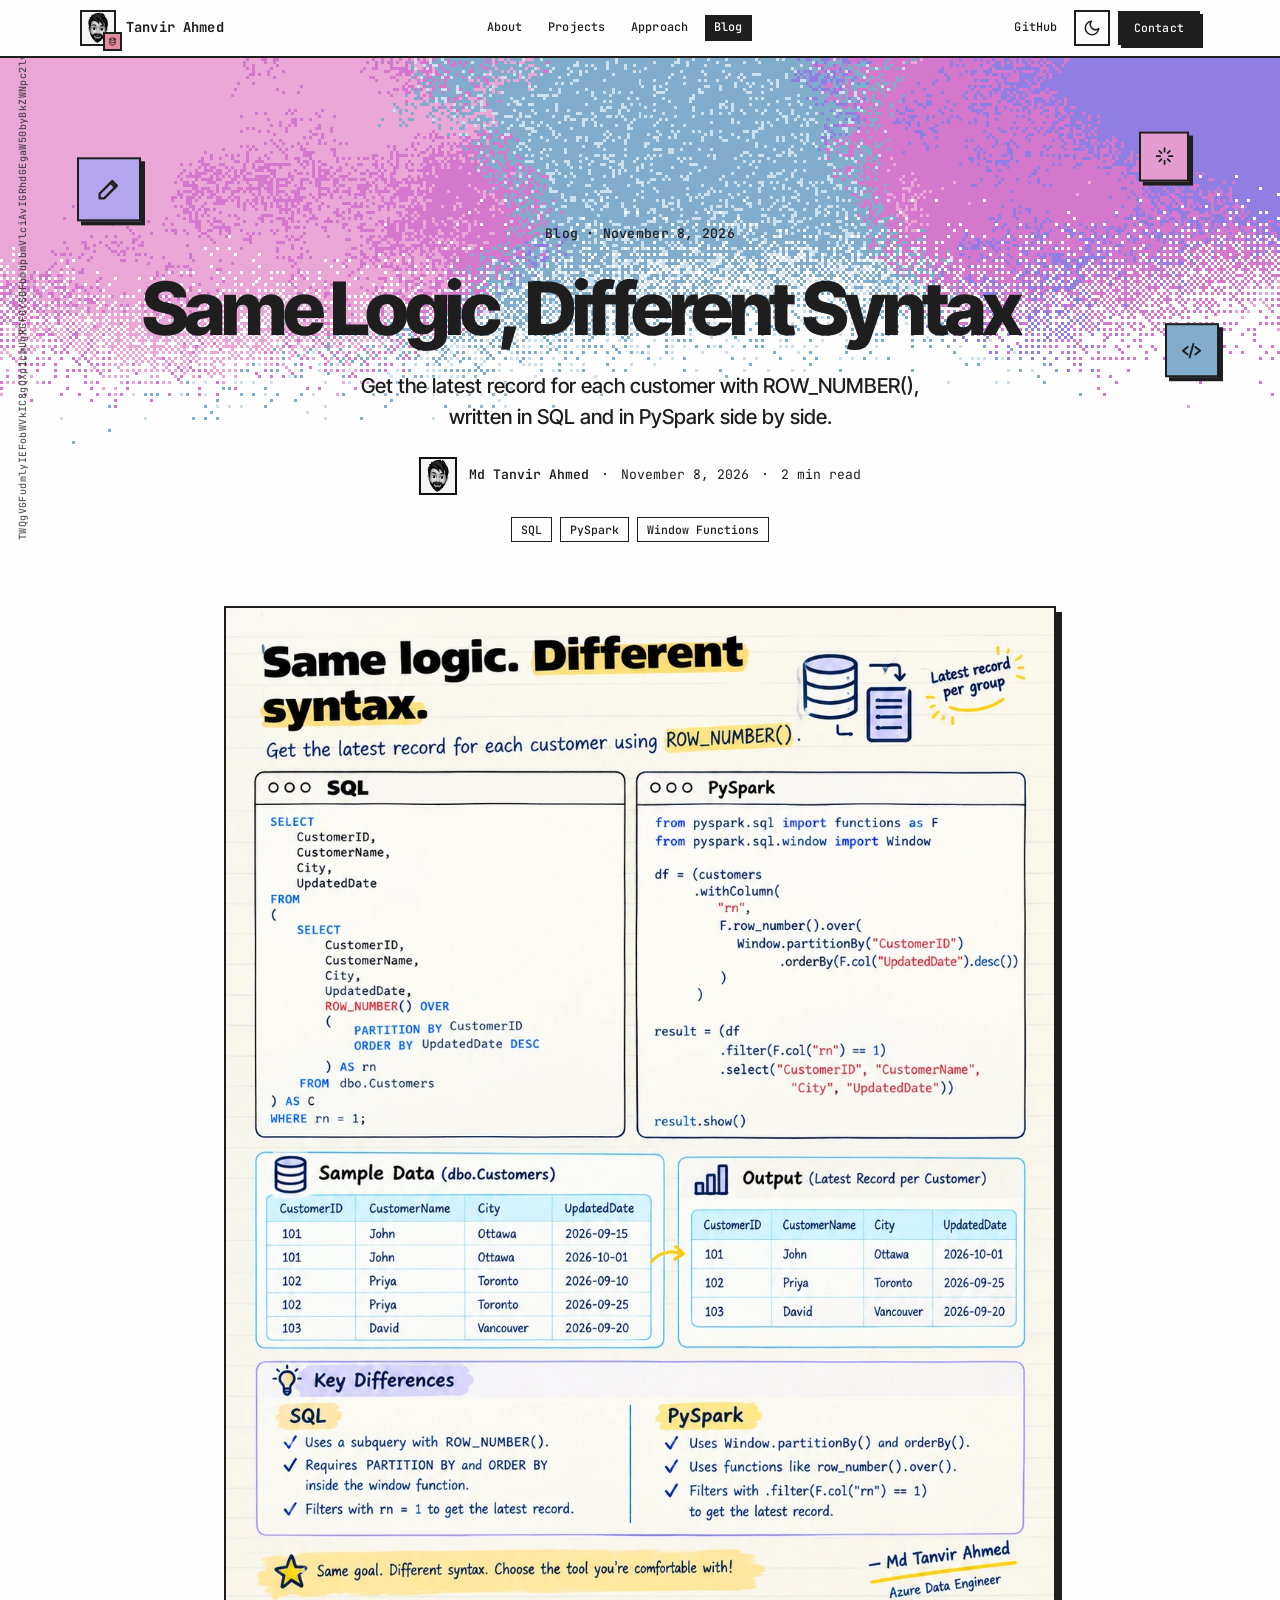
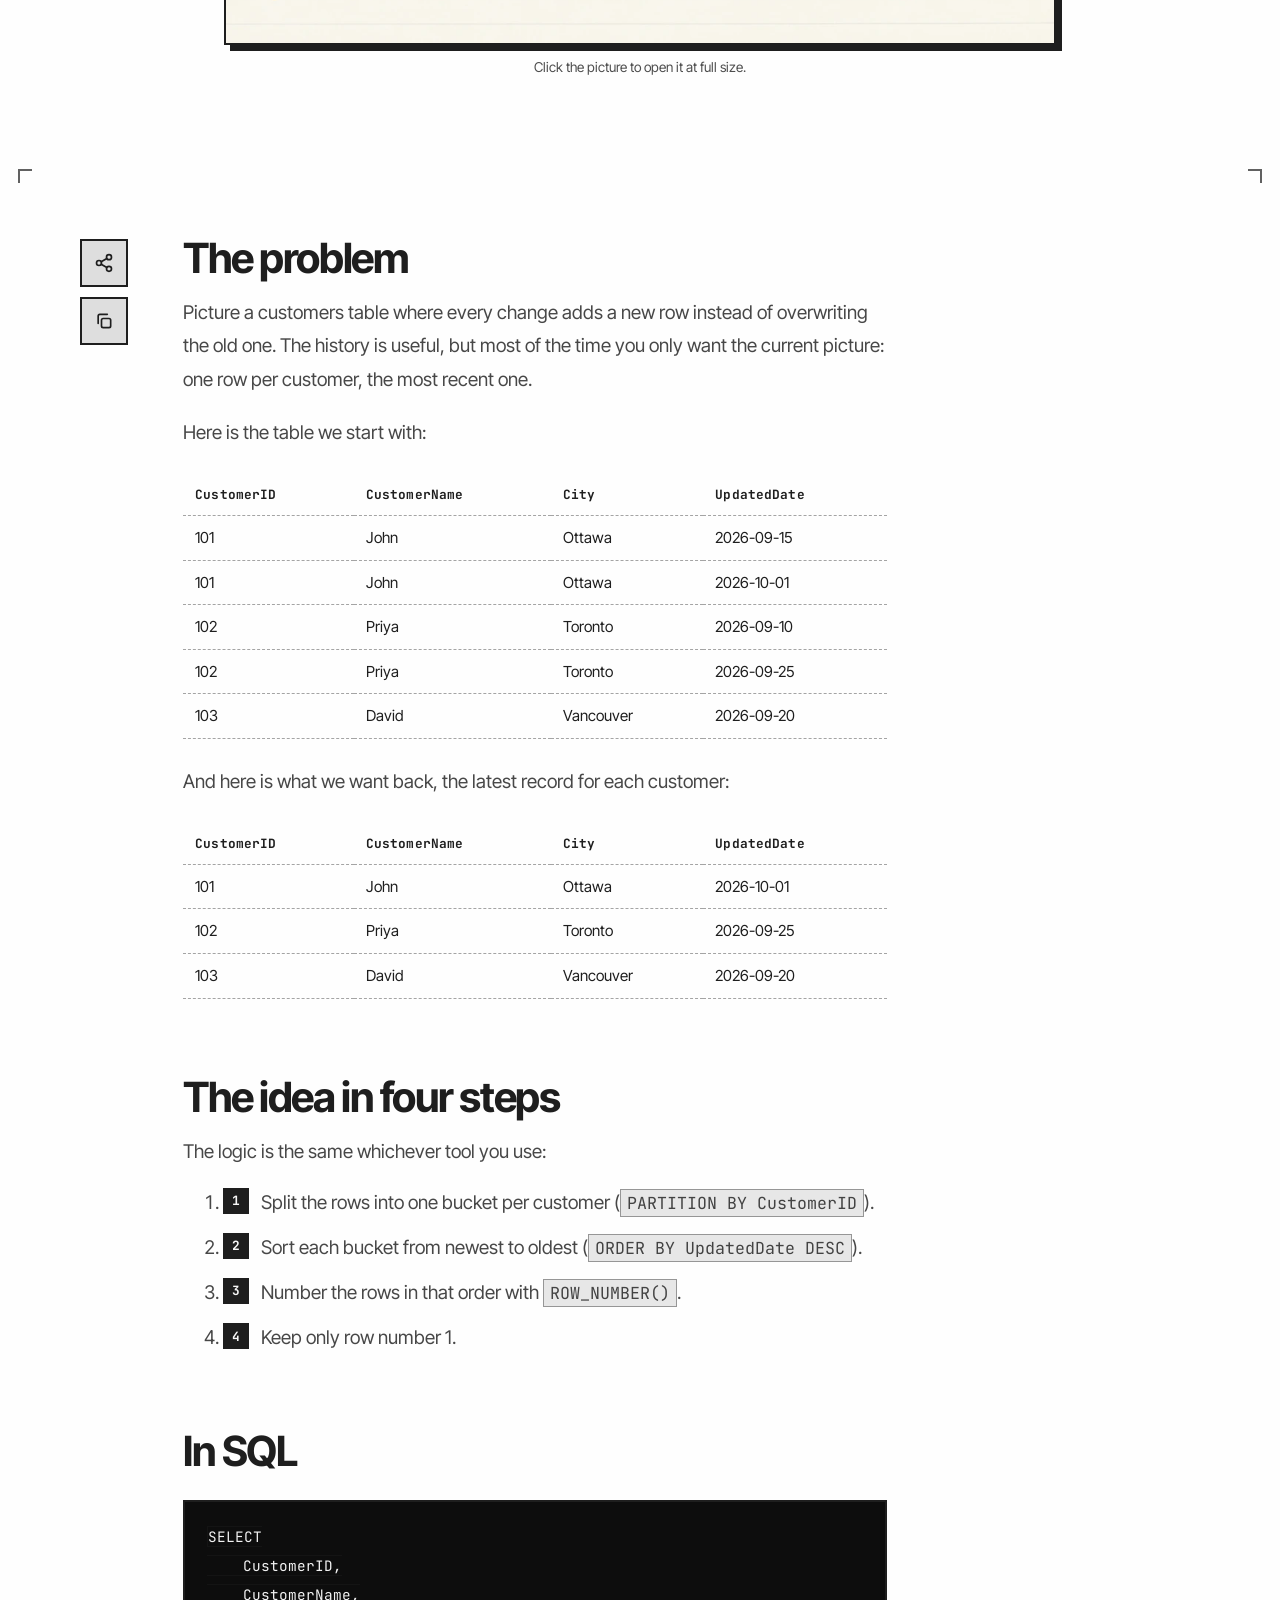
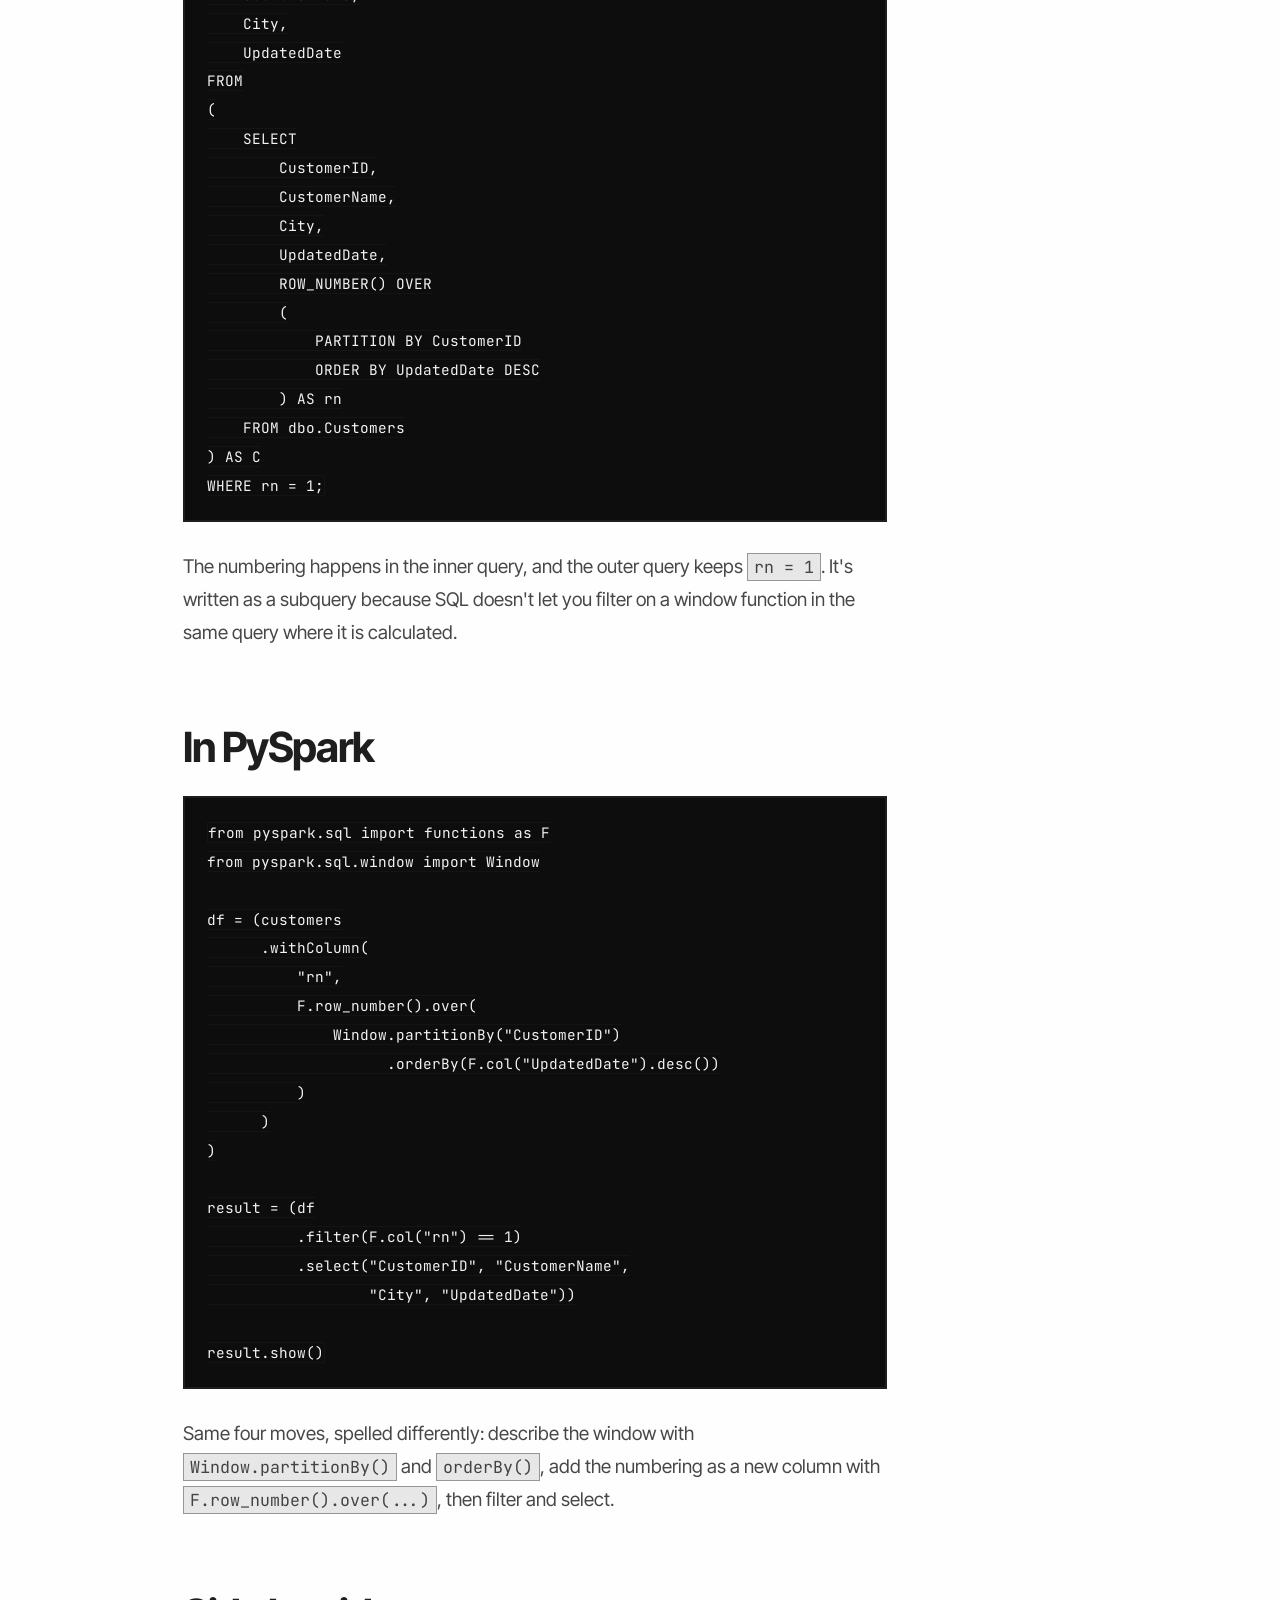
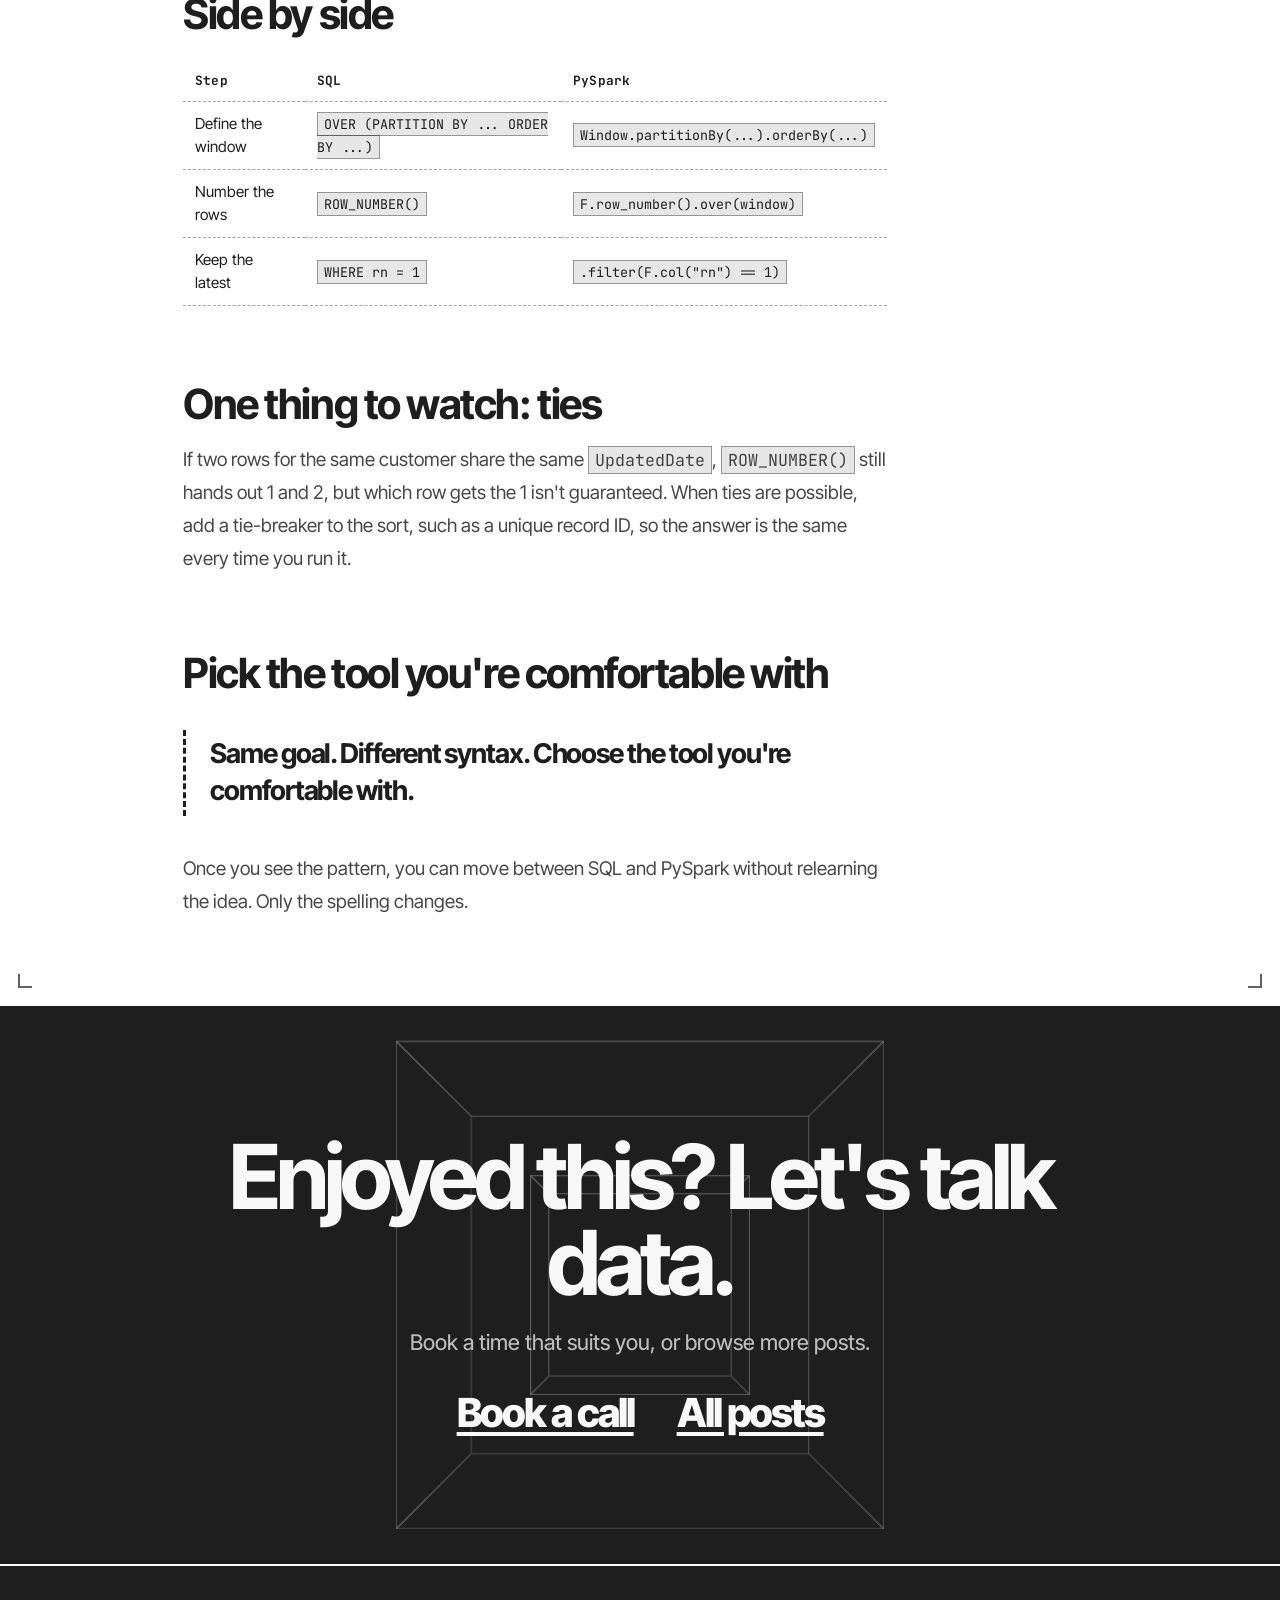
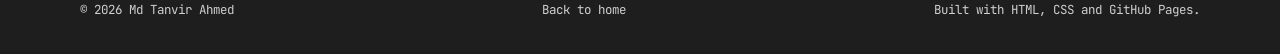
<file: blog/same-logic-different-syntax.html>
<!DOCTYPE html>
<!-- generated by _tools/build_blog.py: edit the Markdown in _posts-src/ instead -->
<html lang="en">
<head>
    <meta charset="UTF-8">
    <meta name="viewport" content="width=device-width, initial-scale=1.0">

    <title>Same Logic, Different Syntax | Md Tanvir Ahmed</title>
    <meta name="description" content="Get the latest record for each customer with ROW_NUMBER(), written in SQL and in PySpark side by side.">
    <meta name="theme-color" content="#fefefe">
    <link rel="canonical" href="https://edutanvir.github.io/blog/same-logic-different-syntax.html">

    <!-- Link preview: what LinkedIn, Slack and WhatsApp show when the link is pasted -->
    <meta property="og:type" content="article">
    <meta property="og:site_name" content="Md Tanvir Ahmed">
    <meta property="og:title" content="Same Logic, Different Syntax">
    <meta property="og:description" content="Get the latest record for each customer with ROW_NUMBER(), written in SQL and in PySpark side by side.">
    <meta property="og:url" content="https://edutanvir.github.io/blog/same-logic-different-syntax.html">
    <meta property="og:image" content="https://edutanvir.github.io/blog/images/same-logic-preview.jpg">
    <meta property="og:image:width" content="1200">
    <meta property="og:image:height" content="627">
    <meta name="twitter:card" content="summary_large_image">
    <meta name="twitter:title" content="Same Logic, Different Syntax">
    <meta name="twitter:description" content="Get the latest record for each customer with ROW_NUMBER(), written in SQL and in PySpark side by side.">
    <meta name="twitter:image" content="https://edutanvir.github.io/blog/images/same-logic-preview.jpg">
    <meta property="article:published_time" content="2026-11-08">
    <meta property="article:author" content="Md Tanvir Ahmed">
    <script type="application/ld+json">{"@context": "https://schema.org", "@type": "BlogPosting", "headline": "Same Logic, Different Syntax", "description": "Get the latest record for each customer with ROW_NUMBER(), written in SQL and in PySpark side by side.", "image": "https://edutanvir.github.io/blog/images/same-logic-preview.jpg", "datePublished": "2026-11-08", "author": {"@type": "Person", "name": "Md Tanvir Ahmed", "url": "https://edutanvir.github.io/"}, "mainEntityOfPage": "https://edutanvir.github.io/blog/same-logic-different-syntax.html"}</script>

    <link rel="icon" type="image/png" href="../images/favicon.png?v=2">
    <link rel="apple-touch-icon" href="../images/favicon.png?v=2">

    <link rel="preconnect" href="https://fonts.googleapis.com">
    <link rel="preconnect" href="https://fonts.gstatic.com" crossorigin>
    <link href="https://fonts.googleapis.com/css2?family=Inter+Tight:wght@400;500;600;700;800&family=JetBrains+Mono:wght@400;500;700&display=swap" rel="stylesheet">
    <link rel="stylesheet" href="../style.css">
    <script>
        /* Applies the saved theme before the page paints (no flash). First visit = light. */
        (function () {
            var root = document.documentElement, theme = null;
            root.classList.add("js");
            try { theme = localStorage.getItem("theme"); } catch (e) {}
            if (theme !== "light" && theme !== "dark") theme = "light";
            root.dataset.theme = theme;
        })();
    </script>
</head>
<body>
    <a class="skip-link" href="#main">Skip to content</a>

    <header class="site-header">
        <nav class="nav container" aria-label="Main navigation">
            <a class="logo" href="../index.html" aria-label="Md Tanvir Ahmed, home">
                <span class="logo-mark" aria-hidden="true">
                    <img src="../images/profile.jpg" alt="" width="34" height="34">
                    <svg class="logo-badge" viewBox="0 0 24 24" fill="none" stroke="currentColor" stroke-width="2.4" stroke-linecap="round" stroke-linejoin="round"><ellipse cx="12" cy="5.5" rx="7" ry="3"/><path d="M5 5.5v13c0 1.7 3.1 3 7 3s7-1.3 7-3v-13"/><path d="M5 12c0 1.7 3.1 3 7 3s7-1.3 7-3"/></svg>
                </span>
                <span class="logo-text">Tanvir Ahmed</span>
            </a>

            <div class="nav-links">
                <a class="nav-hide-sm" href="../index.html#about">About</a>
                <a href="../index.html#projects">Projects</a>
                <a class="nav-hide-sm" href="../index.html#approach">Approach</a>
                <a href="./" aria-current="page">Blog</a>
            </div>

            <div class="nav-actions">
                <a class="nav-ext" href="https://github.com/edutanvir"
                   target="_blank" rel="noopener noreferrer">GitHub</a>
                <button class="theme-toggle" type="button" data-theme-toggle aria-label="Switch to light theme" aria-pressed="false">
                    <svg class="ico ico-sun" aria-hidden="true"><use href="#i-sun"/></svg>
                    <svg class="ico ico-moon" aria-hidden="true"><use href="#i-moon"/></svg>
                </button>
                <a class="btn btn-primary btn-small" href="../contact.html">Contact</a>
            </div>
        </nav>
        <div class="scroll-progress" aria-hidden="true"></div>
    </header>

    <main id="main" data-post>
        <section class="hero post-hero">
            <div class="aurora" aria-hidden="true"><i></i><i></i><i></i><i></i></div>
            <div class="float-icons" aria-hidden="true"><span class="fi" style="--x:6%;--y:16%;--d:1.2;--c:#b3a6ee"><span class="fi-tile" style="--s:64px;--t:7s"><svg class="ico"><use href="#i-pen"/></svg></span></span><span class="fi" style="--x:89%;--y:12%;--d:0.8;--c:#e49cd0"><span class="fi-tile" style="--s:50px;--t:8s"><svg class="ico"><use href="#i-spark"/></svg></span></span><span class="fi" style="--x:91%;--y:46%;--d:1.4;--c:#81accc"><span class="fi-tile" style="--s:54px;--t:6s"><svg class="ico"><use href="#i-code"/></svg></span></span></div>

            <div class="container">
                <p class="kicker"><a href="./">Blog</a> · November 8, 2026</p>
                <h1 class="post-title">Same Logic, Different Syntax</h1>
                <p class="lead">Get the latest record for each customer with ROW_NUMBER(), written in SQL and in PySpark side by side.</p>

                <div class="byline">
                    <img src="../images/profile.jpg" alt="Md Tanvir Ahmed" width="38" height="38">
                    <span><strong>Md Tanvir Ahmed</strong></span>
                    <span aria-hidden="true">·</span>
                    <time datetime="2026-11-08">November 8, 2026</time>
                    <span aria-hidden="true">·</span>
                    <span data-reading-time>2 min read</span>
                </div>
                <ul class="tag-list" role="list"><li>SQL</li><li>PySpark</li><li>Window Functions</li></ul>
            </div>
        </section>

        <div class="container">
            <figure class="post-cover post-cover--natural is-portrait" style="--ratio:1122 / 1402">
                <a class="post-cover-frame" href="images/same-logic-different-syntax.webp" target="_blank" rel="noopener" aria-label="Open the picture at full size">
                    <img src="images/same-logic-different-syntax.webp" alt="Infographic titled Same logic, different syntax. It shows SQL and PySpark code that both use ROW_NUMBER() to get the latest record for each customer, with sample data, the output, and the key differences between the two." width="1122" height="1402">
                </a>
                <figcaption>Click the picture to open it at full size.</figcaption>
            </figure>
        </div>

        <section class="section section--tight post-section">
            <div class="container post-layout">
                <aside class="share" aria-label="Share this post">
                    <a class="share-btn" href="https://www.linkedin.com/sharing/share-offsite/?url=https%3A%2F%2Fedutanvir.github.io%2Fblog%2Fsame-logic-different-syntax.html" target="_blank" rel="noopener noreferrer" aria-label="Share on LinkedIn">
                        <svg class="ico" aria-hidden="true"><use href="#i-share"/></svg>
                        <span class="share-tip">Share on LinkedIn</span>
                    </a>
                    <button class="share-btn" type="button" data-copy-link data-url="https://edutanvir.github.io/blog/same-logic-different-syntax.html" aria-label="Copy link to this post">
                        <svg class="ico ico-copy" aria-hidden="true"><use href="#i-copy"/></svg>
                        <svg class="ico ico-check" aria-hidden="true"><use href="#i-check"/></svg>
                        <span class="share-tip">Copy link</span>
                    </button>
                </aside>

                <article class="prose post-body" data-reveal-children>
<h2>The problem</h2>
<p>Picture a customers table where every change adds a new row instead of overwriting the old one. The history is useful, but most of the time you only want the current picture: one row per customer, the most recent one.</p>
<p>Here is the table we start with:</p>
<div class="table-wrap"><table>
<thead>
<tr>
<th>CustomerID</th>
<th>CustomerName</th>
<th>City</th>
<th>UpdatedDate</th>
</tr>
</thead>
<tbody>
<tr>
<td>101</td>
<td>John</td>
<td>Ottawa</td>
<td>2026-09-15</td>
</tr>
<tr>
<td>101</td>
<td>John</td>
<td>Ottawa</td>
<td>2026-10-01</td>
</tr>
<tr>
<td>102</td>
<td>Priya</td>
<td>Toronto</td>
<td>2026-09-10</td>
</tr>
<tr>
<td>102</td>
<td>Priya</td>
<td>Toronto</td>
<td>2026-09-25</td>
</tr>
<tr>
<td>103</td>
<td>David</td>
<td>Vancouver</td>
<td>2026-09-20</td>
</tr>
</tbody>
</table></div>
<p>And here is what we want back, the latest record for each customer:</p>
<div class="table-wrap"><table>
<thead>
<tr>
<th>CustomerID</th>
<th>CustomerName</th>
<th>City</th>
<th>UpdatedDate</th>
</tr>
</thead>
<tbody>
<tr>
<td>101</td>
<td>John</td>
<td>Ottawa</td>
<td>2026-10-01</td>
</tr>
<tr>
<td>102</td>
<td>Priya</td>
<td>Toronto</td>
<td>2026-09-25</td>
</tr>
<tr>
<td>103</td>
<td>David</td>
<td>Vancouver</td>
<td>2026-09-20</td>
</tr>
</tbody>
</table></div>
<h2>The idea in four steps</h2>
<p>The logic is the same whichever tool you use:</p>
<ol>
<li>Split the rows into one bucket per customer (<code>PARTITION BY CustomerID</code>).</li>
<li>Sort each bucket from newest to oldest (<code>ORDER BY UpdatedDate DESC</code>).</li>
<li>Number the rows in that order with <code>ROW_NUMBER()</code>.</li>
<li>Keep only row number 1.</li>
</ol>
<h2>In SQL</h2>
<pre><code class="language-sql">SELECT
    CustomerID,
    CustomerName,
    City,
    UpdatedDate
FROM
(
    SELECT
        CustomerID,
        CustomerName,
        City,
        UpdatedDate,
        ROW_NUMBER() OVER
        (
            PARTITION BY CustomerID
            ORDER BY UpdatedDate DESC
        ) AS rn
    FROM dbo.Customers
) AS C
WHERE rn = 1;
</code></pre>
<p>The numbering happens in the inner query, and the outer query keeps <code>rn = 1</code>. It's written as a subquery because SQL doesn't let you filter on a window function in the same query where it is calculated.</p>
<h2>In PySpark</h2>
<pre><code class="language-python">from pyspark.sql import functions as F
from pyspark.sql.window import Window

df = (customers
      .withColumn(
          &quot;rn&quot;,
          F.row_number().over(
              Window.partitionBy(&quot;CustomerID&quot;)
                    .orderBy(F.col(&quot;UpdatedDate&quot;).desc())
          )
      )
)

result = (df
          .filter(F.col(&quot;rn&quot;) == 1)
          .select(&quot;CustomerID&quot;, &quot;CustomerName&quot;,
                  &quot;City&quot;, &quot;UpdatedDate&quot;))

result.show()
</code></pre>
<p>Same four moves, spelled differently: describe the window with <code>Window.partitionBy()</code> and <code>orderBy()</code>, add the numbering as a new column with <code>F.row_number().over(...)</code>, then filter and select.</p>
<h2>Side by side</h2>
<div class="table-wrap"><table>
<thead>
<tr>
<th>Step</th>
<th>SQL</th>
<th>PySpark</th>
</tr>
</thead>
<tbody>
<tr>
<td>Define the window</td>
<td><code>OVER (PARTITION BY ... ORDER BY ...)</code></td>
<td><code>Window.partitionBy(...).orderBy(...)</code></td>
</tr>
<tr>
<td>Number the rows</td>
<td><code>ROW_NUMBER()</code></td>
<td><code>F.row_number().over(window)</code></td>
</tr>
<tr>
<td>Keep the latest</td>
<td><code>WHERE rn = 1</code></td>
<td><code>.filter(F.col("rn") == 1)</code></td>
</tr>
</tbody>
</table></div>
<h2>One thing to watch: ties</h2>
<p>If two rows for the same customer share the same <code>UpdatedDate</code>, <code>ROW_NUMBER()</code> still hands out 1 and 2, but which row gets the 1 isn't guaranteed. When ties are possible, add a tie-breaker to the sort, such as a unique record ID, so the answer is the same every time you run it.</p>
<h2>Pick the tool you're comfortable with</h2>
<blockquote>
<p>Same goal. Different syntax. Choose the tool you're comfortable with.</p>
</blockquote>
<p>Once you see the pattern, you can move between SQL and PySpark without relearning the idea. Only the spelling changes.</p>
                </article>
            </div>
        </section>

        <section class="section cta">
            <div class="cube" aria-hidden="true">
                <div class="cube-spin">
                    <div class="cube-box"><i></i><i></i><i></i><i></i><i></i><i></i></div>
                    <div class="cube-box cube-box--in"><i></i><i></i><i></i><i></i><i></i><i></i></div>
                </div>
            </div>
            <div class="container">
                <h2 class="reveal">Enjoyed this? Let's talk data.</h2>
                <p class="lead reveal">Book a time that suits you, or browse more posts.</p>
                <div class="hero-actions reveal">
                    <a class="btn btn-primary" href="../contact.html#book" data-magnetic>Book a call</a>
                    <a class="btn btn-secondary" href="./" data-magnetic>All posts</a>
                </div>
            </div>
        </section>
    </main>

    <footer class="site-footer">
        <div class="container footer-inner">
            <p>© 2026 Md Tanvir Ahmed</p>
            <a href="../index.html">Back to home</a>
            <p>Built with HTML, CSS and GitHub Pages.</p>
        </div>
    </footer>

    <script src="../script.js"></script>
</body>
</html>
</file>
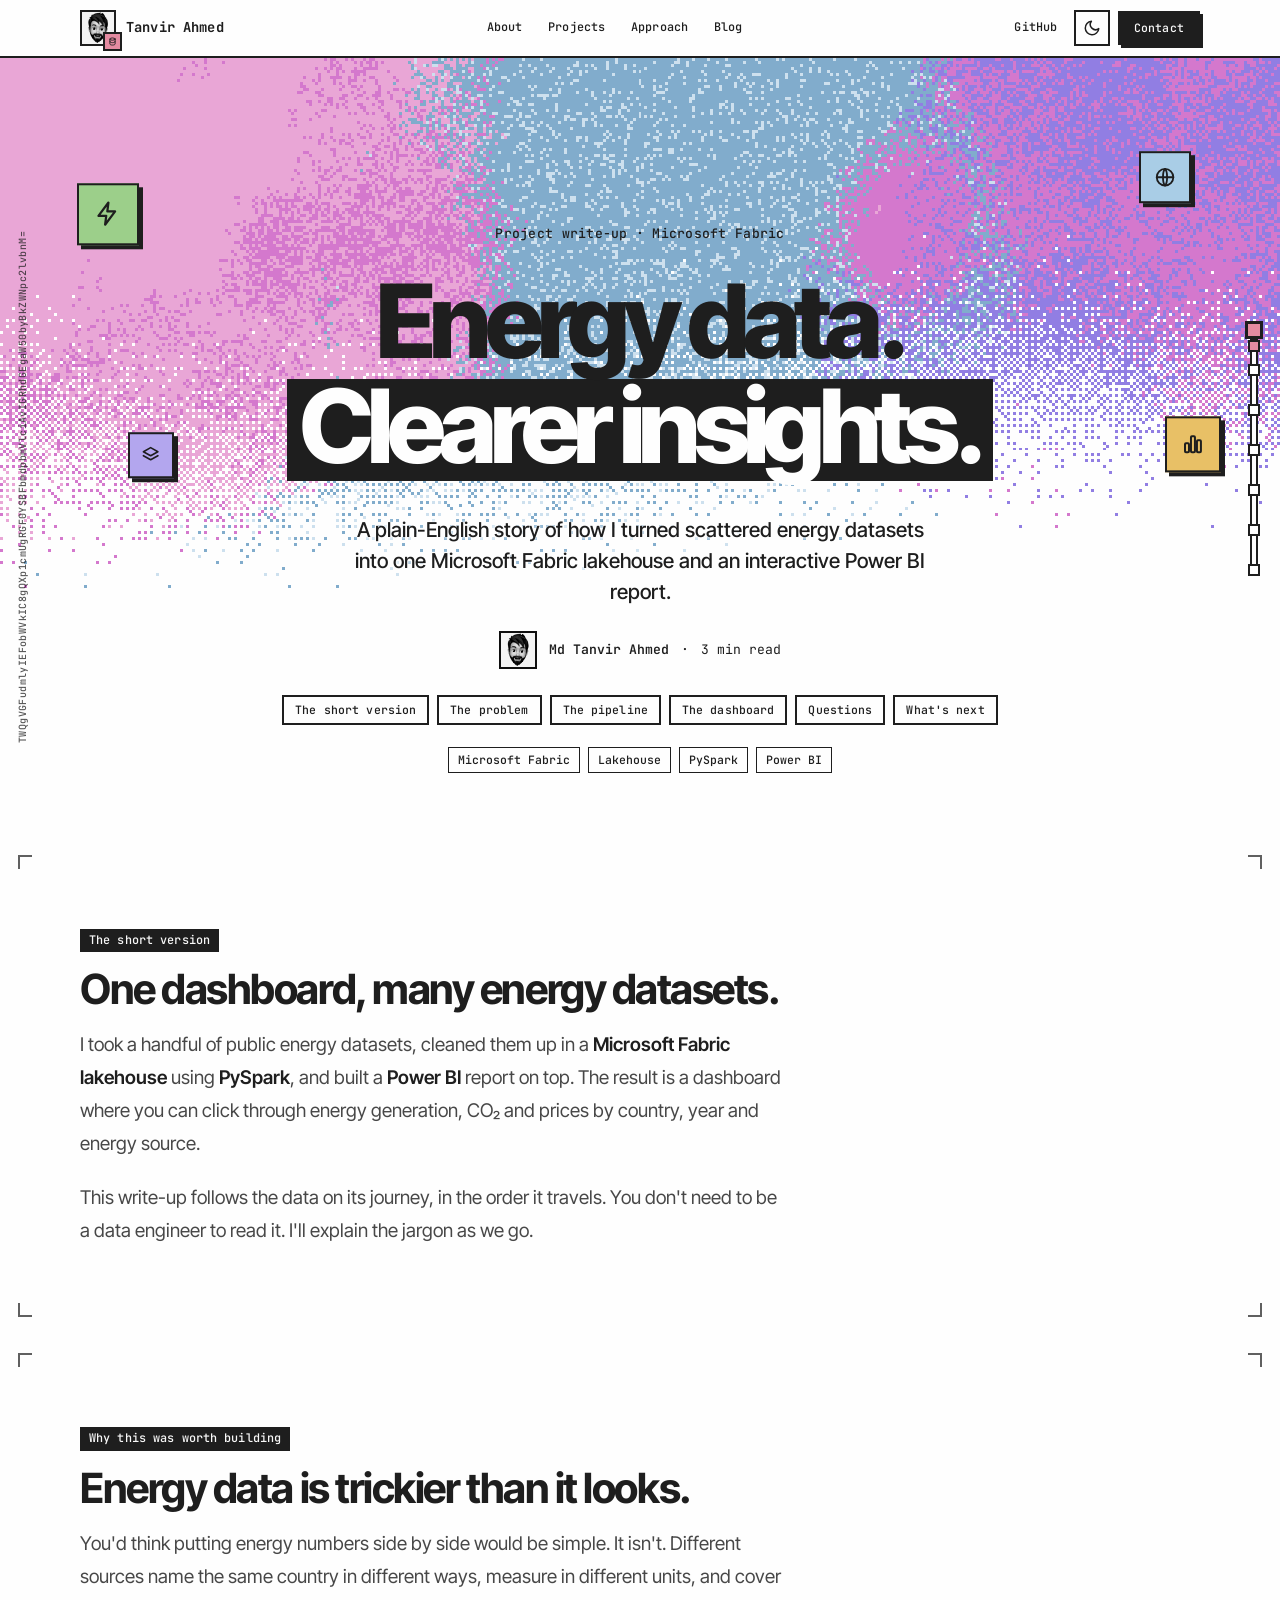
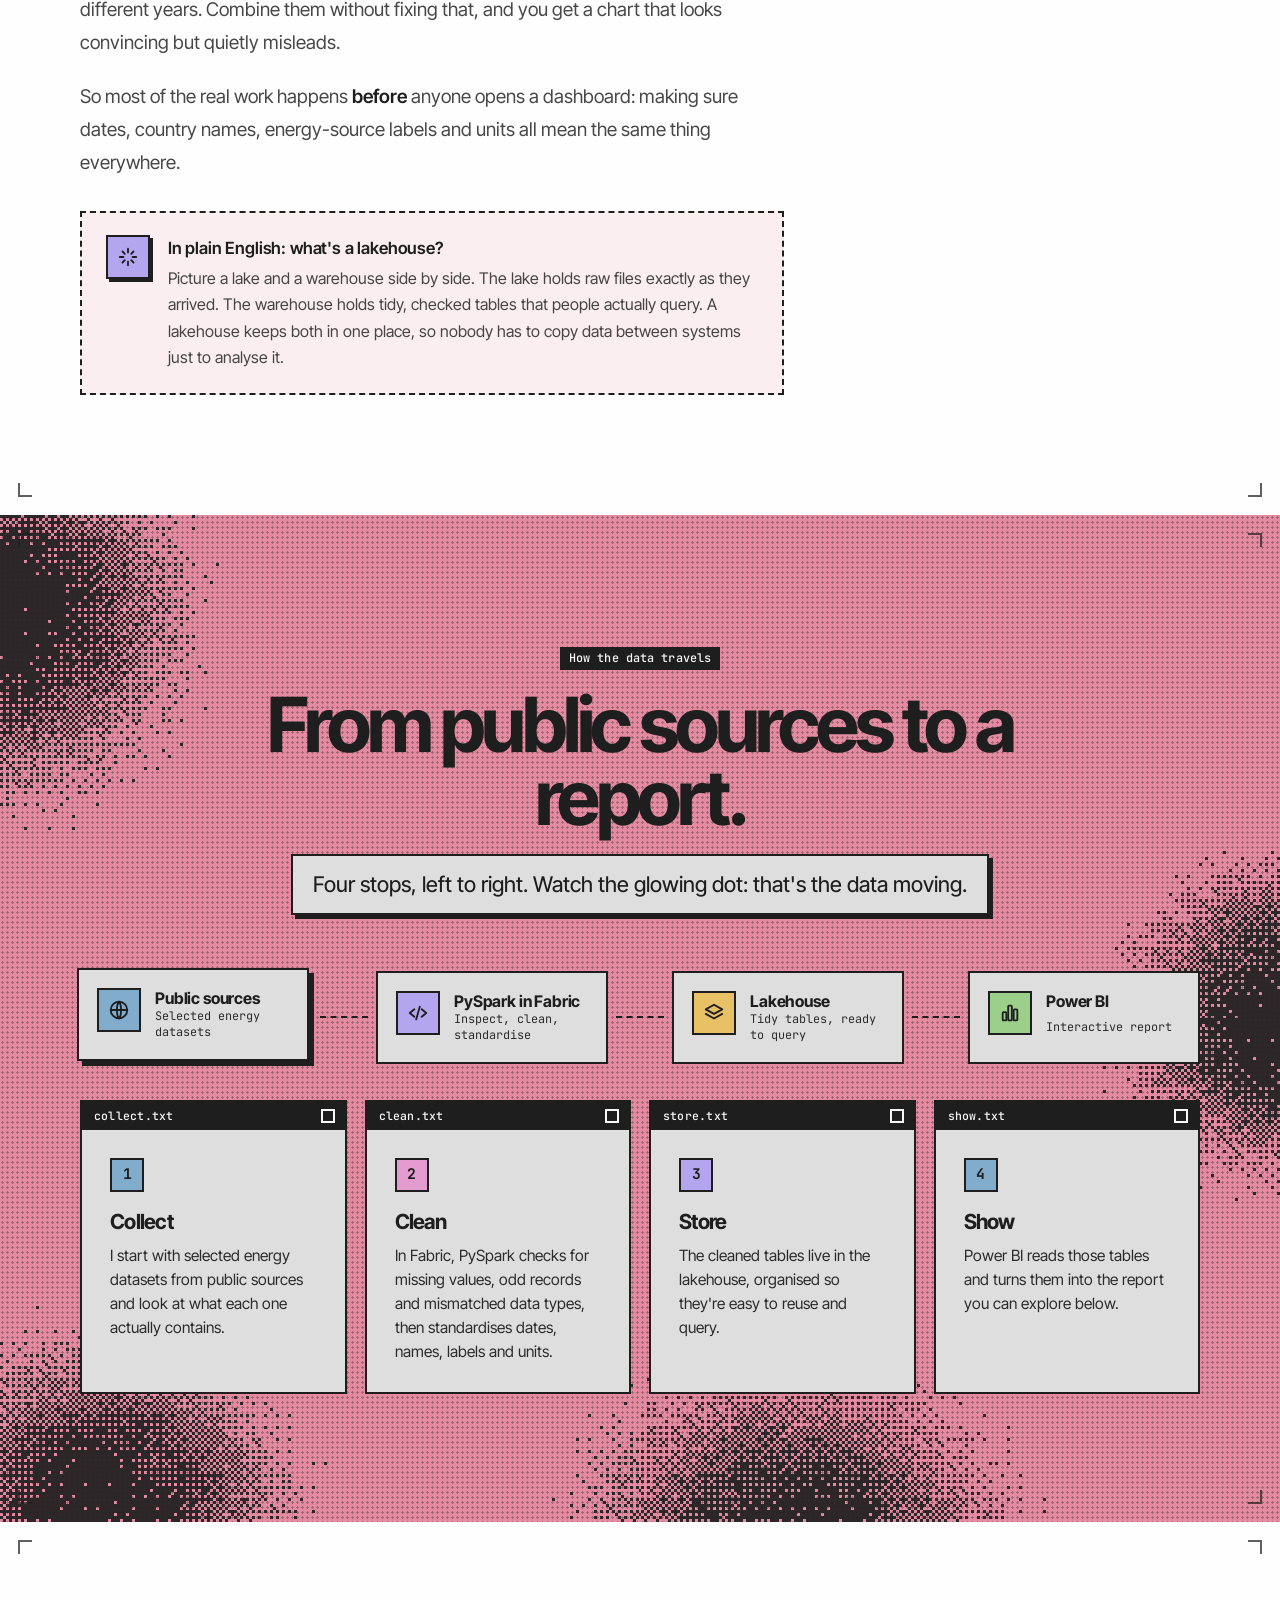
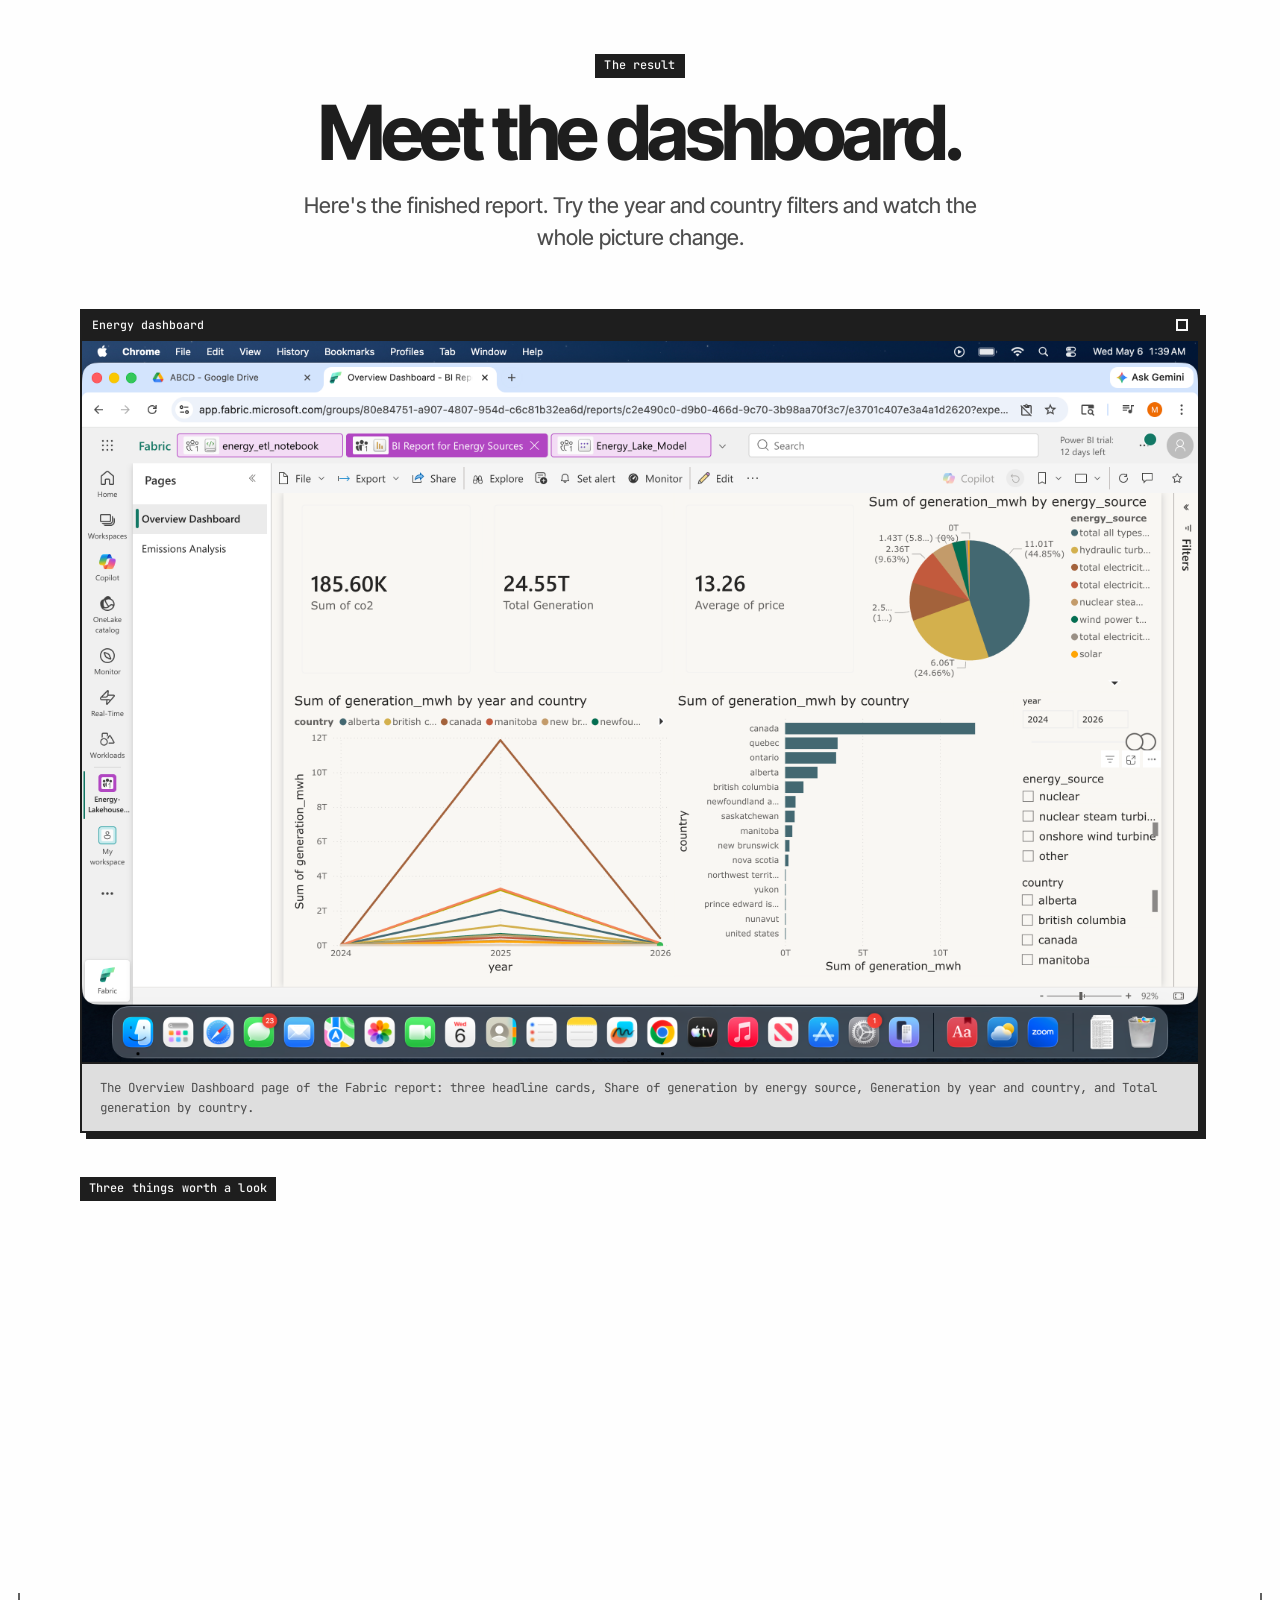
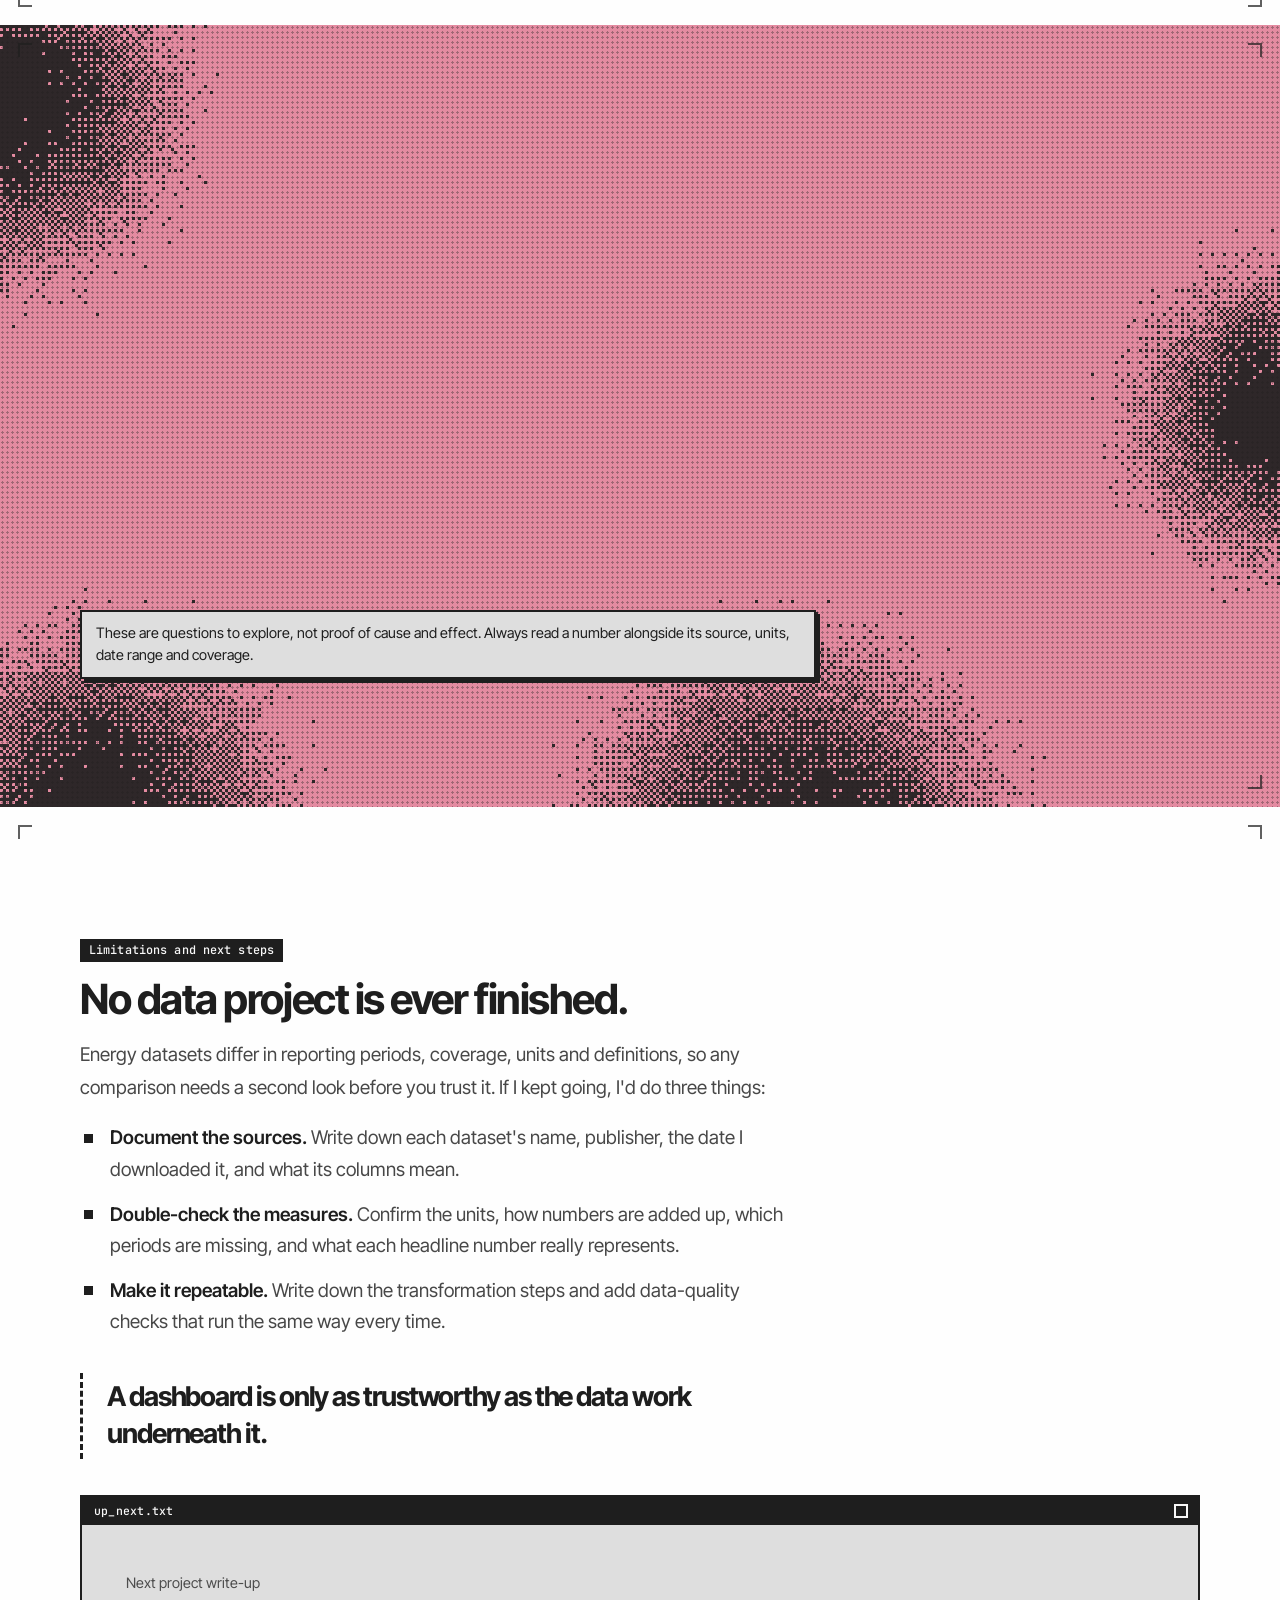
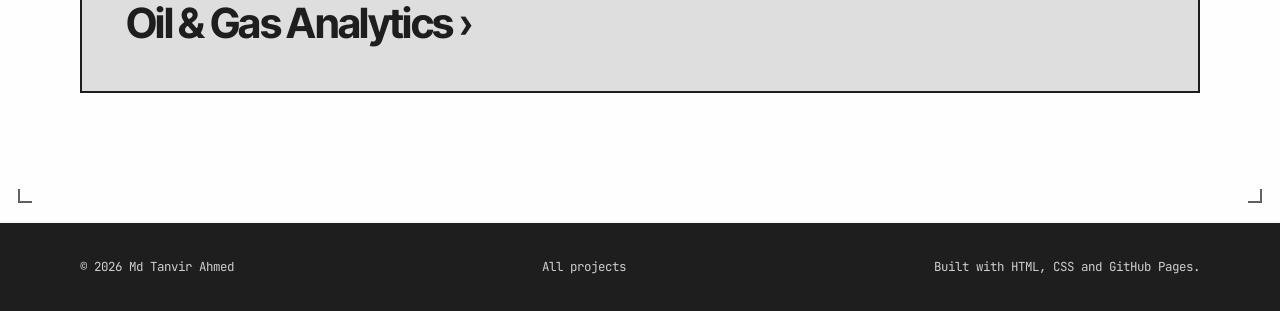
<file: case-studies/energy-data-lakehouse.html>
<!DOCTYPE html>
<html lang="en">
<head>
    <meta charset="UTF-8">
    <meta name="viewport" content="width=device-width, initial-scale=1.0">

    <title>Energy Data Lakehouse | Md Tanvir Ahmed</title>
    <meta name="description"
          content="A plain-English write-up of an energy data lakehouse built with Microsoft Fabric, PySpark, and Power BI to prepare energy data for analytics.">
    <meta name="theme-color" content="#fefefe">

    <!-- Site icon (the ?v=2 makes browsers fetch the new version) -->
    <link rel="icon" type="image/png" href="../images/favicon.png?v=2">
    <link rel="apple-touch-icon" href="../images/favicon.png?v=2">

    <link rel="preconnect" href="https://fonts.googleapis.com">
    <link rel="preconnect" href="https://fonts.gstatic.com" crossorigin>
    <link href="https://fonts.googleapis.com/css2?family=Inter+Tight:wght@400;500;600;700;800&family=JetBrains+Mono:wght@400;500;700&display=swap" rel="stylesheet">
    <link rel="stylesheet" href="../style.css">
    <script>
        /* Applies the saved theme before the page paints (no flash). First visit = light.
           To follow the visitor's system setting on a first visit, replace "dark" with:
           (matchMedia("(prefers-color-scheme: light)").matches ? "light" : "dark") */
        (function () {
            var root = document.documentElement, theme = null;
            root.classList.add("js");
            try { theme = localStorage.getItem("theme"); } catch (e) {}
            if (theme !== "light" && theme !== "dark") theme = "light";
            root.dataset.theme = theme;
        })();
    </script>
</head>

<body>
    <a class="skip-link" href="#main">Skip to content</a>

    <header class="site-header">
        <nav class="nav container" aria-label="Main navigation">
            <a class="logo" href="../index.html" aria-label="Md Tanvir Ahmed, home">
                <span class="logo-mark" aria-hidden="true">
                    <img src="../images/profile.jpg" alt="" width="34" height="34">
                    <svg class="logo-badge" viewBox="0 0 24 24" fill="none" stroke="currentColor" stroke-width="2.4" stroke-linecap="round" stroke-linejoin="round"><ellipse cx="12" cy="5.5" rx="7" ry="3"/><path d="M5 5.5v13c0 1.7 3.1 3 7 3s7-1.3 7-3v-13"/><path d="M5 12c0 1.7 3.1 3 7 3s7-1.3 7-3"/></svg>
                </span>
                <span class="logo-text">Tanvir Ahmed</span>
            </a>

            <div class="nav-links">
                <a class="nav-hide-sm" href="../index.html#about">About</a>
                <a href="../index.html#projects">Projects</a>
                <a class="nav-hide-sm" href="../index.html#approach">Approach</a>
                <a href="../blog/">Blog</a>
            </div>

            <div class="nav-actions">
                <a class="nav-ext" href="https://github.com/edutanvir"
                   target="_blank" rel="noopener noreferrer">GitHub</a>
                <button class="theme-toggle" type="button" data-theme-toggle aria-label="Switch to light theme" aria-pressed="false">
                    <svg class="ico ico-sun" aria-hidden="true"><use href="#i-sun"/></svg>
                    <svg class="ico ico-moon" aria-hidden="true"><use href="#i-moon"/></svg>
                </button>
                <a class="btn btn-primary btn-small" href="../contact.html">Contact</a>
            </div>
        </nav>
        <div class="scroll-progress" aria-hidden="true"></div>
    </header>

    <main id="main" data-post>
        <!-- HERO -->
        <section class="hero" id="top" data-rail="Intro">
            <div class="aurora" aria-hidden="true"><i></i><i></i><i></i><i></i></div>
            <div class="float-icons" aria-hidden="true">
                <span class="fi" style="--x:6%;--y:16%;--d:1.2;--c:#9ccf8a"><span class="fi-tile" style="--s:62px;--t:7s"><svg class="ico"><use href="#i-bolt"/></svg></span></span>
                <span class="fi" style="--x:89%;--y:12%;--d:0.8;--c:#a9cde6"><span class="fi-tile" style="--s:52px;--t:8s"><svg class="ico"><use href="#i-globe"/></svg></span></span>
                <span class="fi" style="--x:91%;--y:46%;--d:1.4;--c:#e8c066"><span class="fi-tile" style="--s:56px;--t:6s"><svg class="ico"><use href="#i-chart"/></svg></span></span>
                <span class="fi" style="--x:10%;--y:48%;--d:1;--c:#b3a6ee"><span class="fi-tile" style="--s:46px;--t:9s"><svg class="ico"><use href="#i-layers"/></svg></span></span>
            </div>

            <div class="container">
                <p class="kicker">Project write-up · Microsoft Fabric</p>

                <h1 class="display display--sm">
                    <span class="line">Energy data.</span>
                    <span class="line gradient-text">Clearer insights.</span>
                </h1>

                <p class="lead">
                    A plain-English story of how I turned scattered energy datasets
                    into one Microsoft Fabric lakehouse and an interactive Power BI report.
                </p>

                <div class="byline">
                    <img src="../images/profile.jpg" alt="Md Tanvir Ahmed" width="38" height="38">
                    <span><strong>Md Tanvir Ahmed</strong></span>
                    <span aria-hidden="true">·</span>
                    <span data-reading-time>A few minutes to read</span>
                </div>

                <nav class="toc" aria-label="In this write-up">
                    <a href="#story">The short version</a>
                    <a href="#why">The problem</a>
                    <a href="#journey">The pipeline</a>
                    <a href="#dashboard">The dashboard</a>
                    <a href="#questions">Questions</a>
                    <a href="#next">What's next</a>
                </nav>

                <ul class="tag-list" role="list">
                    <li>Microsoft Fabric</li>
                    <li>Lakehouse</li>
                    <li>PySpark</li>
                    <li>Power BI</li>
                </ul>
            </div>
        </section>

        <!-- THE SHORT VERSION -->
        <section class="section section--tight" id="story" data-rail="The short version">
            <div class="container">
                <div class="prose reveal">
                    <p class="kicker">The short version</p>
                    <h2>One dashboard, many energy datasets.</h2>
                    <p>
                        I took a handful of public energy datasets, cleaned them up in a
                        <strong>Microsoft Fabric lakehouse</strong> using <strong>PySpark</strong>,
                        and built a <strong>Power BI</strong> report on top. The result is a
                        dashboard where you can click through energy generation, CO₂ and
                        prices by country, year and energy source.
                    </p>
                    <p>
                        This write-up follows the data on its journey, in the order it
                        travels. You don't need to be a data engineer to read it. I'll
                        explain the jargon as we go.
                    </p>
                </div>
            </div>
        </section>

        <!-- THE PROBLEM -->
        <section class="section section--tight" id="why" data-rail="The problem">
            <div class="container">
                <div class="prose reveal">
                    <p class="kicker">Why this was worth building</p>
                    <h2>Energy data is trickier than it looks.</h2>
                    <p>
                        You'd think putting energy numbers side by side would be simple.
                        It isn't. Different sources name the same country in different
                        ways, measure in different units, and cover different years.
                        Combine them without fixing that, and you get a chart that looks
                        convincing but quietly misleads.
                    </p>
                    <p>
                        So most of the real work happens <strong>before</strong> anyone opens
                        a dashboard: making sure dates, country names, energy-source labels
                        and units all mean the same thing everywhere.
                    </p>

                    <aside class="callout" style="--c1:#b3a6ee;--c2:#e49cd0">
                        <span class="icon-tile"><svg class="ico"><use href="#i-spark"/></svg></span>
                        <div>
                            <strong>In plain English: what's a lakehouse?</strong>
                            <p>
                                Picture a lake and a warehouse side by side. The lake holds raw
                                files exactly as they arrived. The warehouse holds tidy, checked
                                tables that people actually query. A lakehouse keeps both in one
                                place, so nobody has to copy data between systems just to
                                analyse it.
                            </p>
                        </div>
                    </aside>
                </div>
            </div>
        </section>

        <!-- THE PIPELINE -->
        <section class="section section--light" id="journey" data-rail="The pipeline">
            <div class="container">
                <div class="section-head reveal">
                    <p class="kicker">How the data travels</p>
                    <h2>From public sources to a report.</h2>
                    <p class="lead">
                        Four stops, left to right. Watch the glowing dot: that's the data
                        moving.
                    </p>
                </div>

                <!-- TODO: edit the four stops below so they match your exact Fabric workflow
                     (dataset names, notebook or pipeline names, table names). -->
                <div class="flow flow--wide reveal" data-flow role="img"
                     aria-label="Data flows from public sources, through PySpark in Fabric, into a lakehouse, and on to a Power BI report">
                    <div class="flow-node" style="--c1:#81accc;--c2:#a9cde6">
                        <span class="flow-ico"><svg class="ico"><use href="#i-globe"/></svg></span>
                        <strong>Public sources</strong>
                        <span>Selected energy datasets</span>
                    </div>
                    <div class="flow-link"></div>
                    <div class="flow-node" style="--c1:#b3a6ee;--c2:#e49cd0">
                        <span class="flow-ico"><svg class="ico"><use href="#i-code"/></svg></span>
                        <strong>PySpark in Fabric</strong>
                        <span>Inspect, clean, standardise</span>
                    </div>
                    <div class="flow-link"></div>
                    <div class="flow-node" style="--c1:#e8c066;--c2:#e49aa0">
                        <span class="flow-ico"><svg class="ico"><use href="#i-layers"/></svg></span>
                        <strong>Lakehouse</strong>
                        <span>Tidy tables, ready to query</span>
                    </div>
                    <div class="flow-link"></div>
                    <div class="flow-node" style="--c1:#9ccf8a;--c2:#a9cde6">
                        <span class="flow-ico"><svg class="ico"><use href="#i-chart"/></svg></span>
                        <strong>Power BI</strong>
                        <span>Interactive report</span>
                    </div>
                </div>

                <div class="steps" data-stagger style="margin-top: 36px;">
                    <article class="card step">
                        <h3>Collect</h3>
                        <p>
                            I start with selected energy datasets from public sources and
                            look at what each one actually contains.
                        </p>
                    </article>

                    <article class="card step">
                        <h3>Clean</h3>
                        <p>
                            In Fabric, PySpark checks for missing values, odd records and
                            mismatched data types, then standardises dates, names, labels
                            and units.
                        </p>
                    </article>

                    <article class="card step">
                        <h3>Store</h3>
                        <p>
                            The cleaned tables live in the lakehouse, organised so they're
                            easy to reuse and query.
                        </p>
                    </article>

                    <article class="card step">
                        <h3>Show</h3>
                        <p>
                            Power BI reads those tables and turns them into the report you
                            can explore below.
                        </p>
                    </article>
                </div>
                <!-- TODO: add the specific problems you ran into while cleaning (for example
                     mismatched country names or missing years) and how you fixed them.
                     Real examples make this section much stronger. -->
            </div>
        </section>

        <!-- THE DASHBOARD -->
        <section class="section" id="dashboard" data-rail="The dashboard">
            <div class="container">
                <div class="section-head reveal">
                    <p class="kicker">The result</p>
                    <h2>Meet the dashboard.</h2>
                    <p class="lead">
                        Here's the finished report. Try the year and country filters
                        and watch the whole picture change.
                    </p>
                </div>

                <div class="figure-wrap reveal">
                    <figure class="browser" data-tilt>
                        <div class="browser-bar" aria-hidden="true">
                            <i></i><i></i><i></i><span>Energy dashboard</span>
                        </div>
                        <img src="../images/energy-dashboard.png"
                             alt="Microsoft Fabric energy report, Overview Dashboard page. Three cards show total CO2 emissions, total generation and average price. Charts show the share of generation by energy source, generation by year and country, and total generation by country, with year, energy source and country filters."
                             loading="lazy">
                        <figcaption>
                            The Overview Dashboard page of the Fabric report: three headline cards, Share of generation by energy source, Generation by year and country, and Total generation by country.
                        </figcaption>
                    </figure>
                </div>

                <p class="kicker reveal">Three things worth a look</p>
                <div class="grid-3" data-stagger>
                    <article class="card">
                        <span class="icon-tile"><svg class="ico"><use href="#i-chart"/></svg></span>
                        <h3>The headline numbers</h3>
                        <p>
                            Three cards at the top, Total CO₂ emissions, Total generation and
                            Average price, give the big picture at a glance.
                        </p>
                    </article>

                    <article class="card">
                        <span class="icon-tile"><svg class="ico"><use href="#i-globe"/></svg></span>
                        <h3>Country by country</h3>
                        <p>
                            The bar chart Total generation by country and the line chart
                            Generation by year and country show how reported generation
                            differs from place to place and year to year.
                        </p>
                    </article>

                    <article class="card">
                        <span class="icon-tile"><svg class="ico"><use href="#i-bolt"/></svg></span>
                        <h3>What the power comes from</h3>
                        <p>
                            The pie chart Share of generation by energy source shows the
                            mix behind the generation in the report.
                        </p>
                    </article>
                </div>
            </div>
        </section>

        <!-- QUESTIONS -->
        <section class="section section--light" id="questions" data-rail="Questions">
            <div class="container">
                <div class="section-head reveal">
                    <p class="kicker">What it's for</p>
                    <h2>Questions you can ask it.</h2>
                </div>

                <div class="grid-3" data-stagger>
                    <article class="card">
                        <span class="icon-tile"><svg class="ico"><use href="#i-search"/></svg></span>
                        <h3>Generation patterns</h3>
                        <p>
                            How does reported energy generation vary across years and
                            across countries?
                        </p>
                    </article>

                    <article class="card">
                        <span class="icon-tile"><svg class="ico"><use href="#i-layers"/></svg></span>
                        <h3>The energy mix</h3>
                        <p>
                            What share of the displayed generation comes from each
                            energy source?
                        </p>
                    </article>

                    <article class="card">
                        <span class="icon-tile"><svg class="ico"><use href="#i-compass"/></svg></span>
                        <h3>Emissions and price</h3>
                        <p>
                            How do the available CO₂ and price measures change across
                            the data you select?
                        </p>
                    </article>
                </div>

                <p class="note">
                    These are questions to explore, not proof of cause and effect.
                    Always read a number alongside its source, units, date range
                    and coverage.
                </p>
            </div>
        </section>

        <!-- WHAT'S NEXT -->
        <section class="section" id="next" data-rail="What's next">
            <div class="container">
                <div class="prose reveal">
                    <p class="kicker">Limitations and next steps</p>
                    <h2>No data project is ever finished.</h2>
                    <p>
                        Energy datasets differ in reporting periods, coverage, units and
                        definitions, so any comparison needs a second look before you
                        trust it. If I kept going, I'd do three things:
                    </p>
                    <ul>
                        <li>
                            <strong>Document the sources.</strong> Write down each dataset's
                            name, publisher, the date I downloaded it, and what its columns mean.
                        </li>
                        <li>
                            <strong>Double-check the measures.</strong> Confirm the units, how
                            numbers are added up, which periods are missing, and what each
                            headline number really represents.
                        </li>
                        <li>
                            <strong>Make it repeatable.</strong> Write down the transformation
                            steps and add data-quality checks that run the same way every time.
                        </li>
                    </ul>

                    <blockquote class="pullquote">
                        A dashboard is only as trustworthy as the data work underneath it.
                    </blockquote>
                </div>

                <a class="card next-case reveal" href="oil-gas-analytics.html">
                    <small>Next project write-up</small>
                    <strong>Oil &amp; Gas Analytics <span class="link-arrow"></span></strong>
                </a>
            </div>
        </section>
    </main>

    <footer class="site-footer">
        <div class="container footer-inner">
            <p>© 2026 Md Tanvir Ahmed</p>
            <a href="../index.html#projects">All projects</a>
            <p>Built with HTML, CSS and GitHub Pages.</p>
        </div>
    </footer>

    <script src="../script.js"></script>
</body>
</html>
</file>
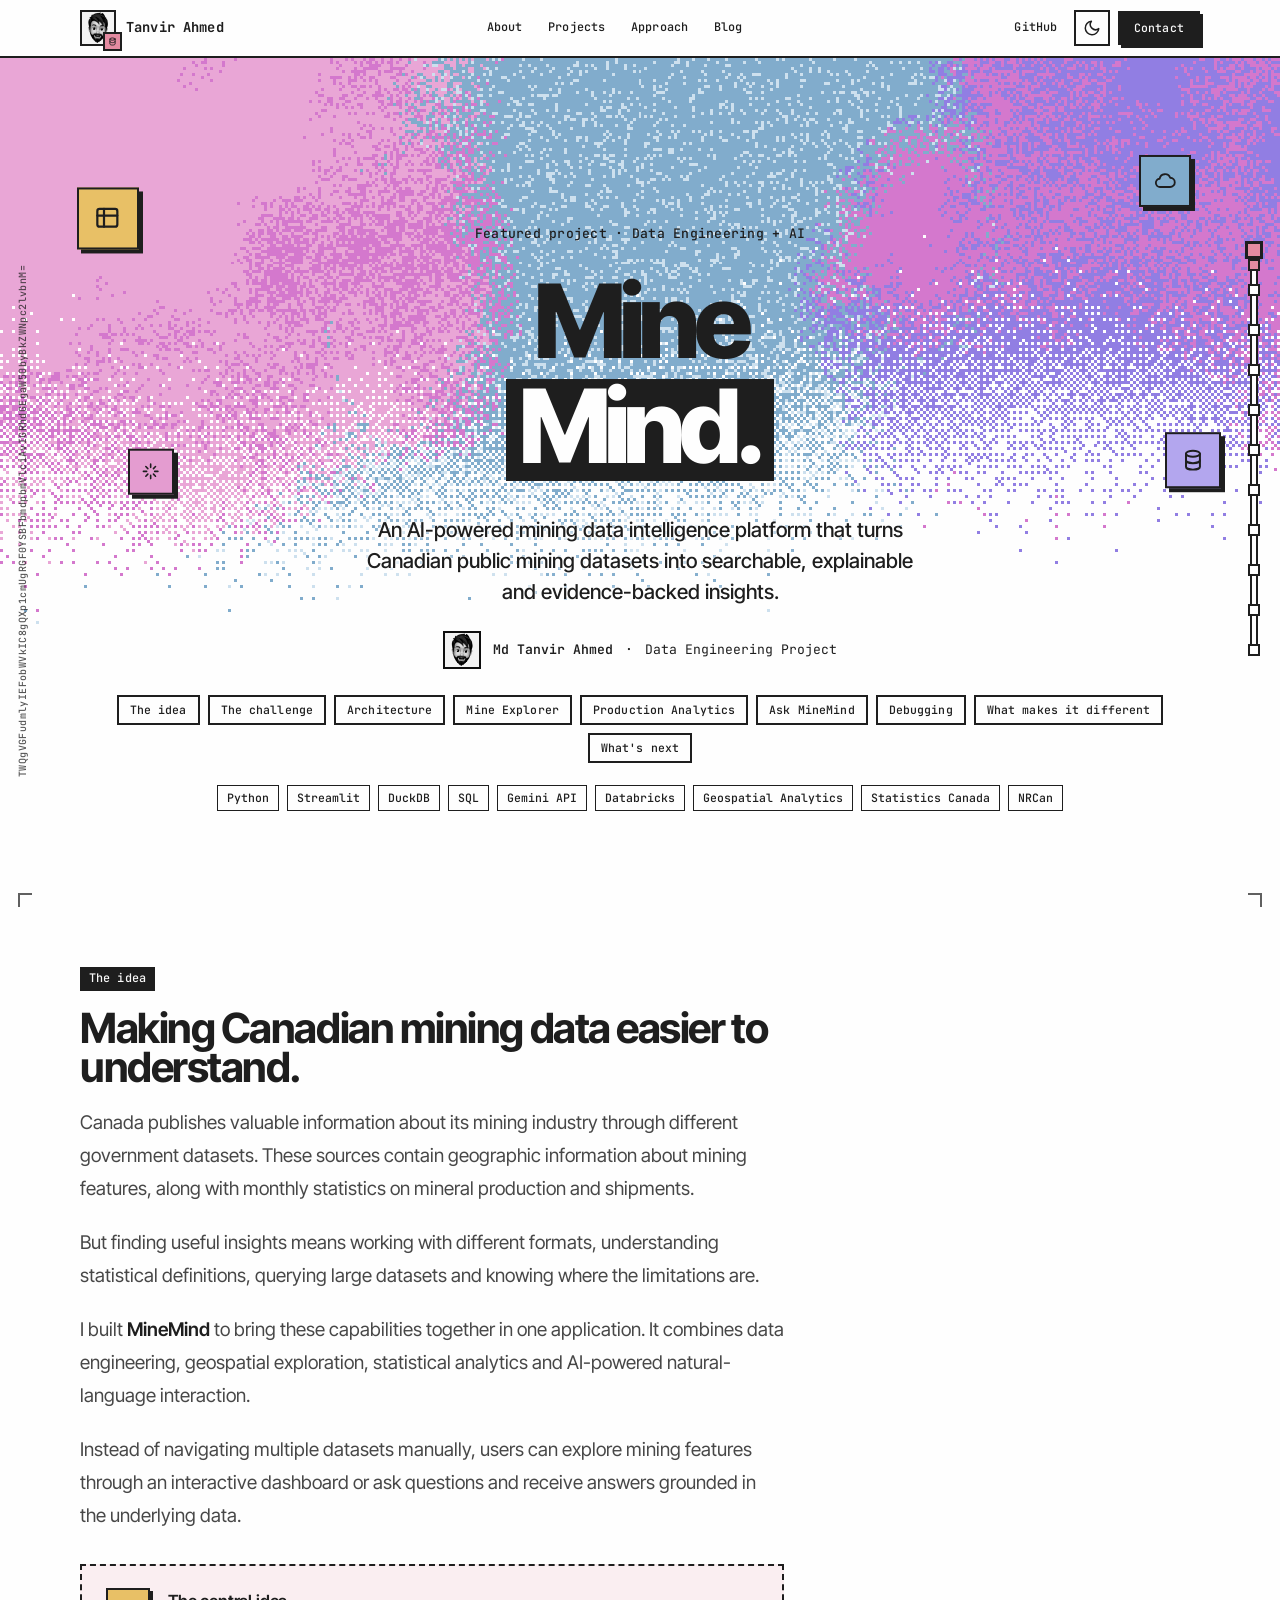
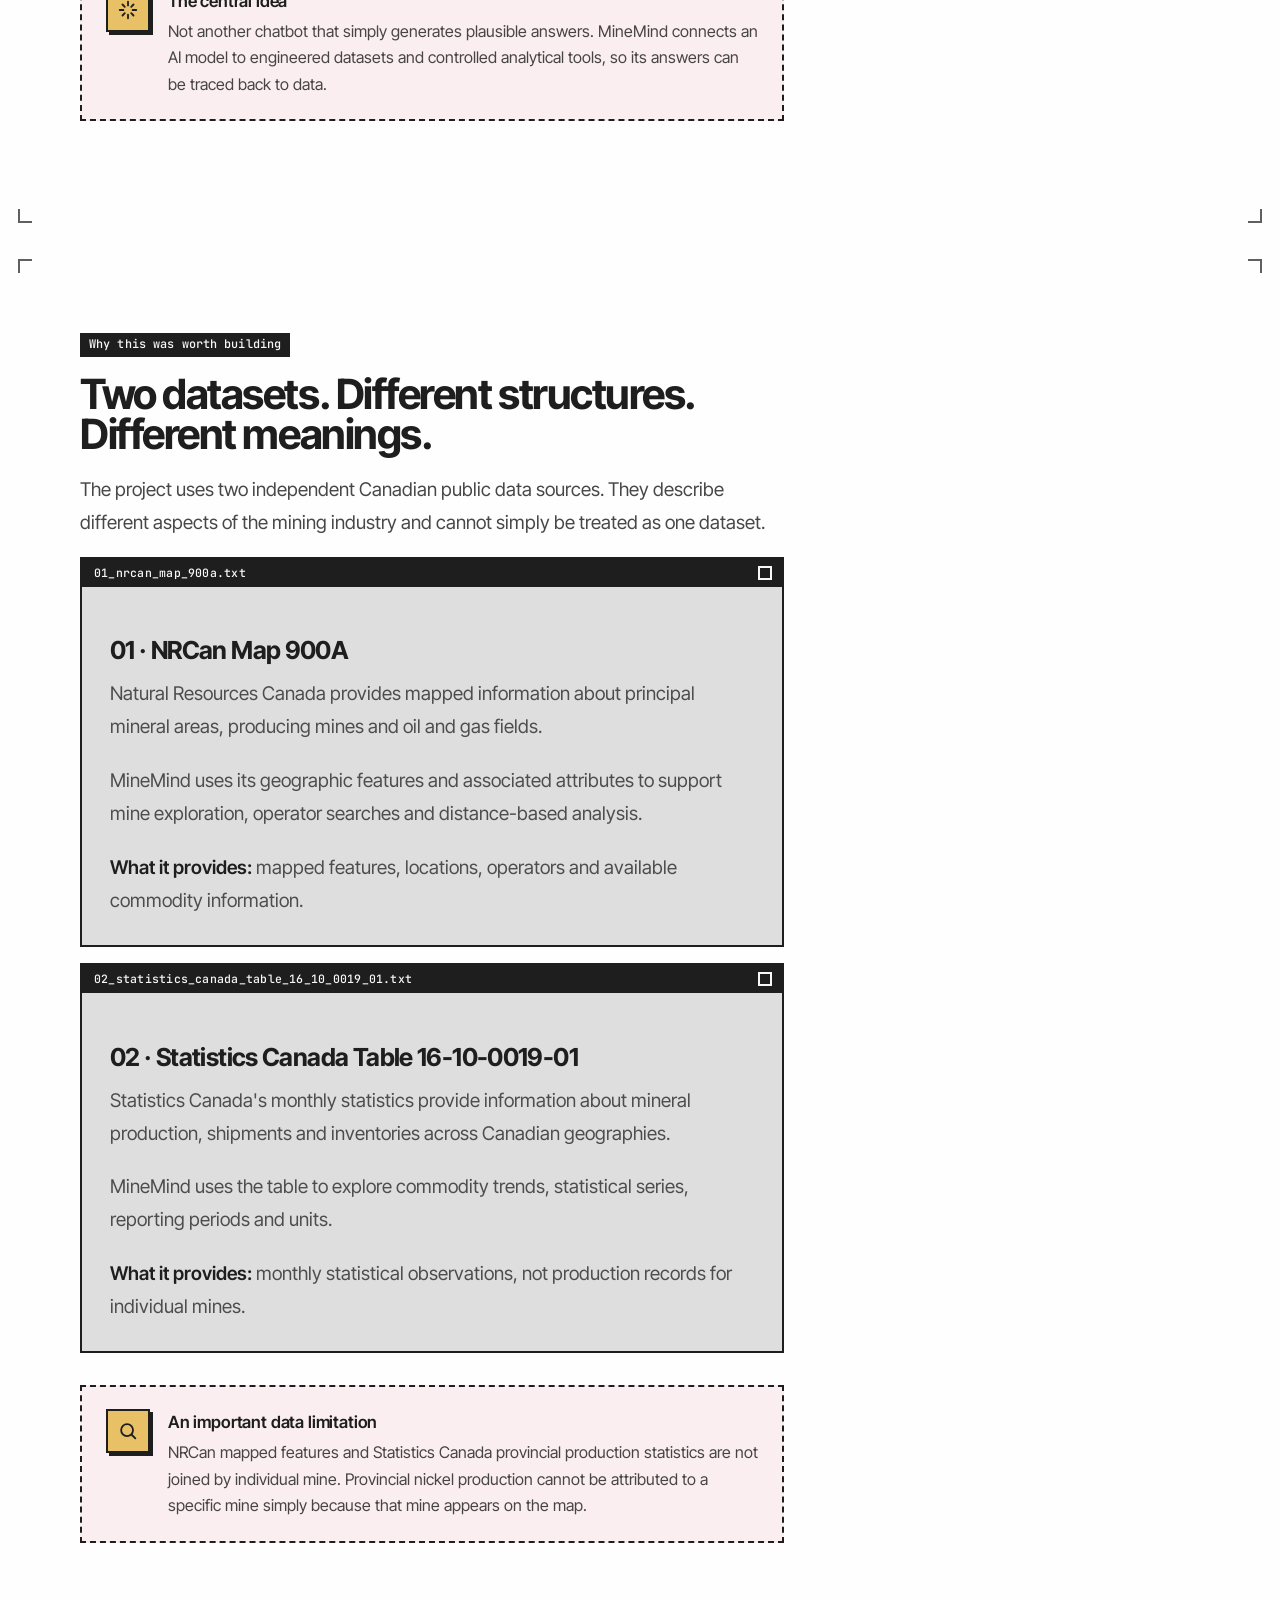
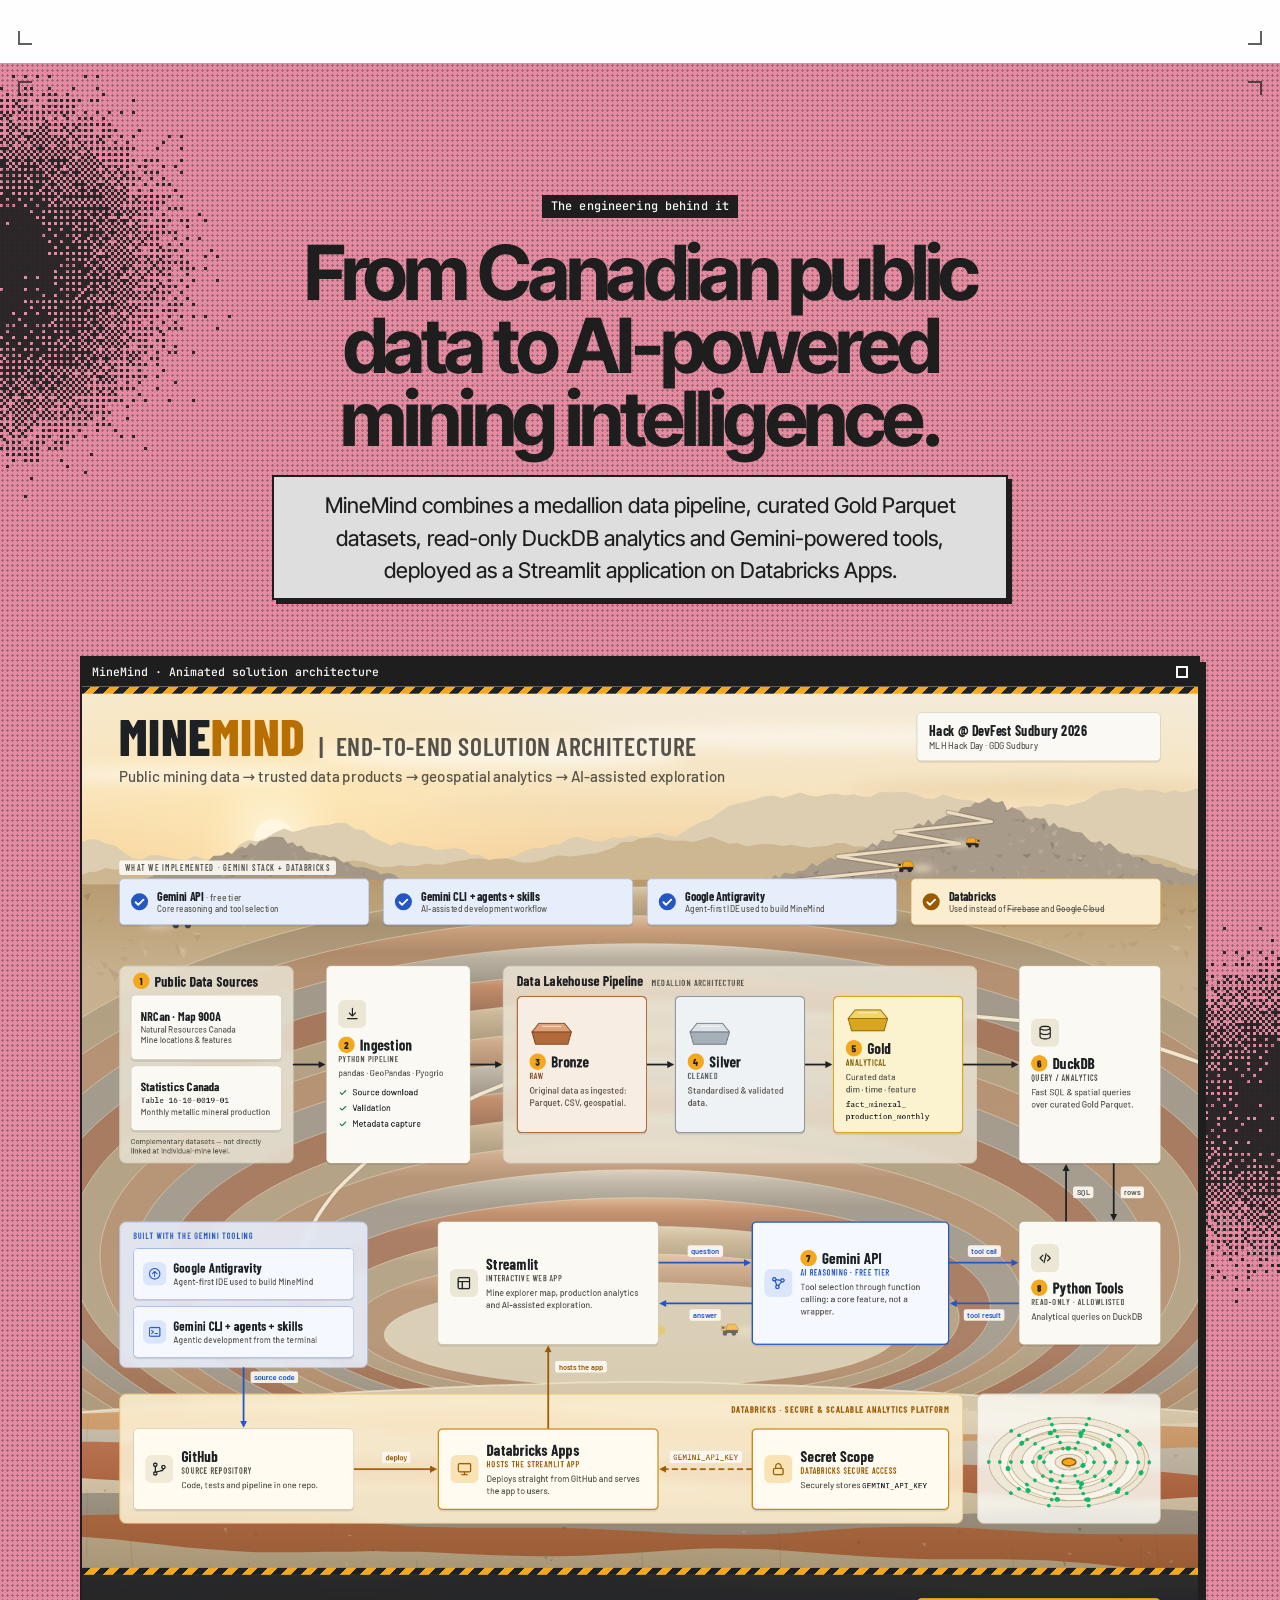
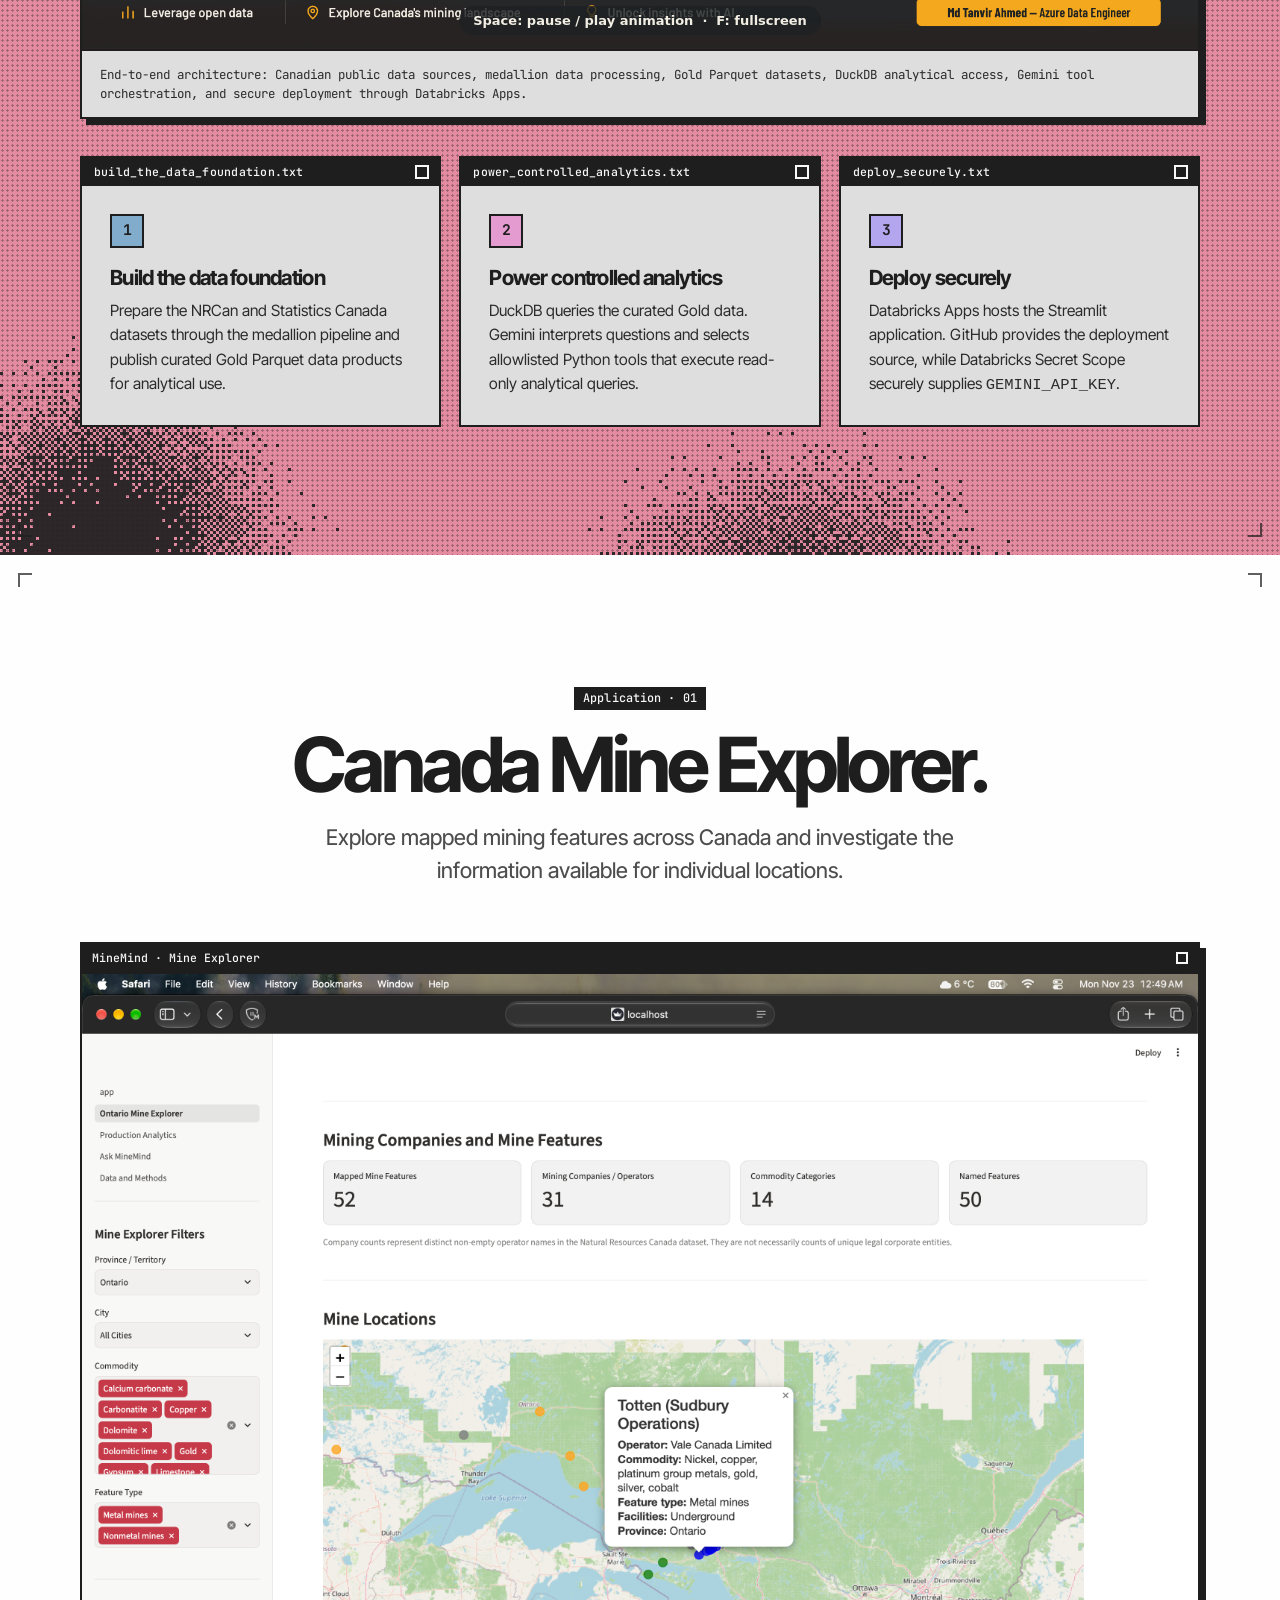
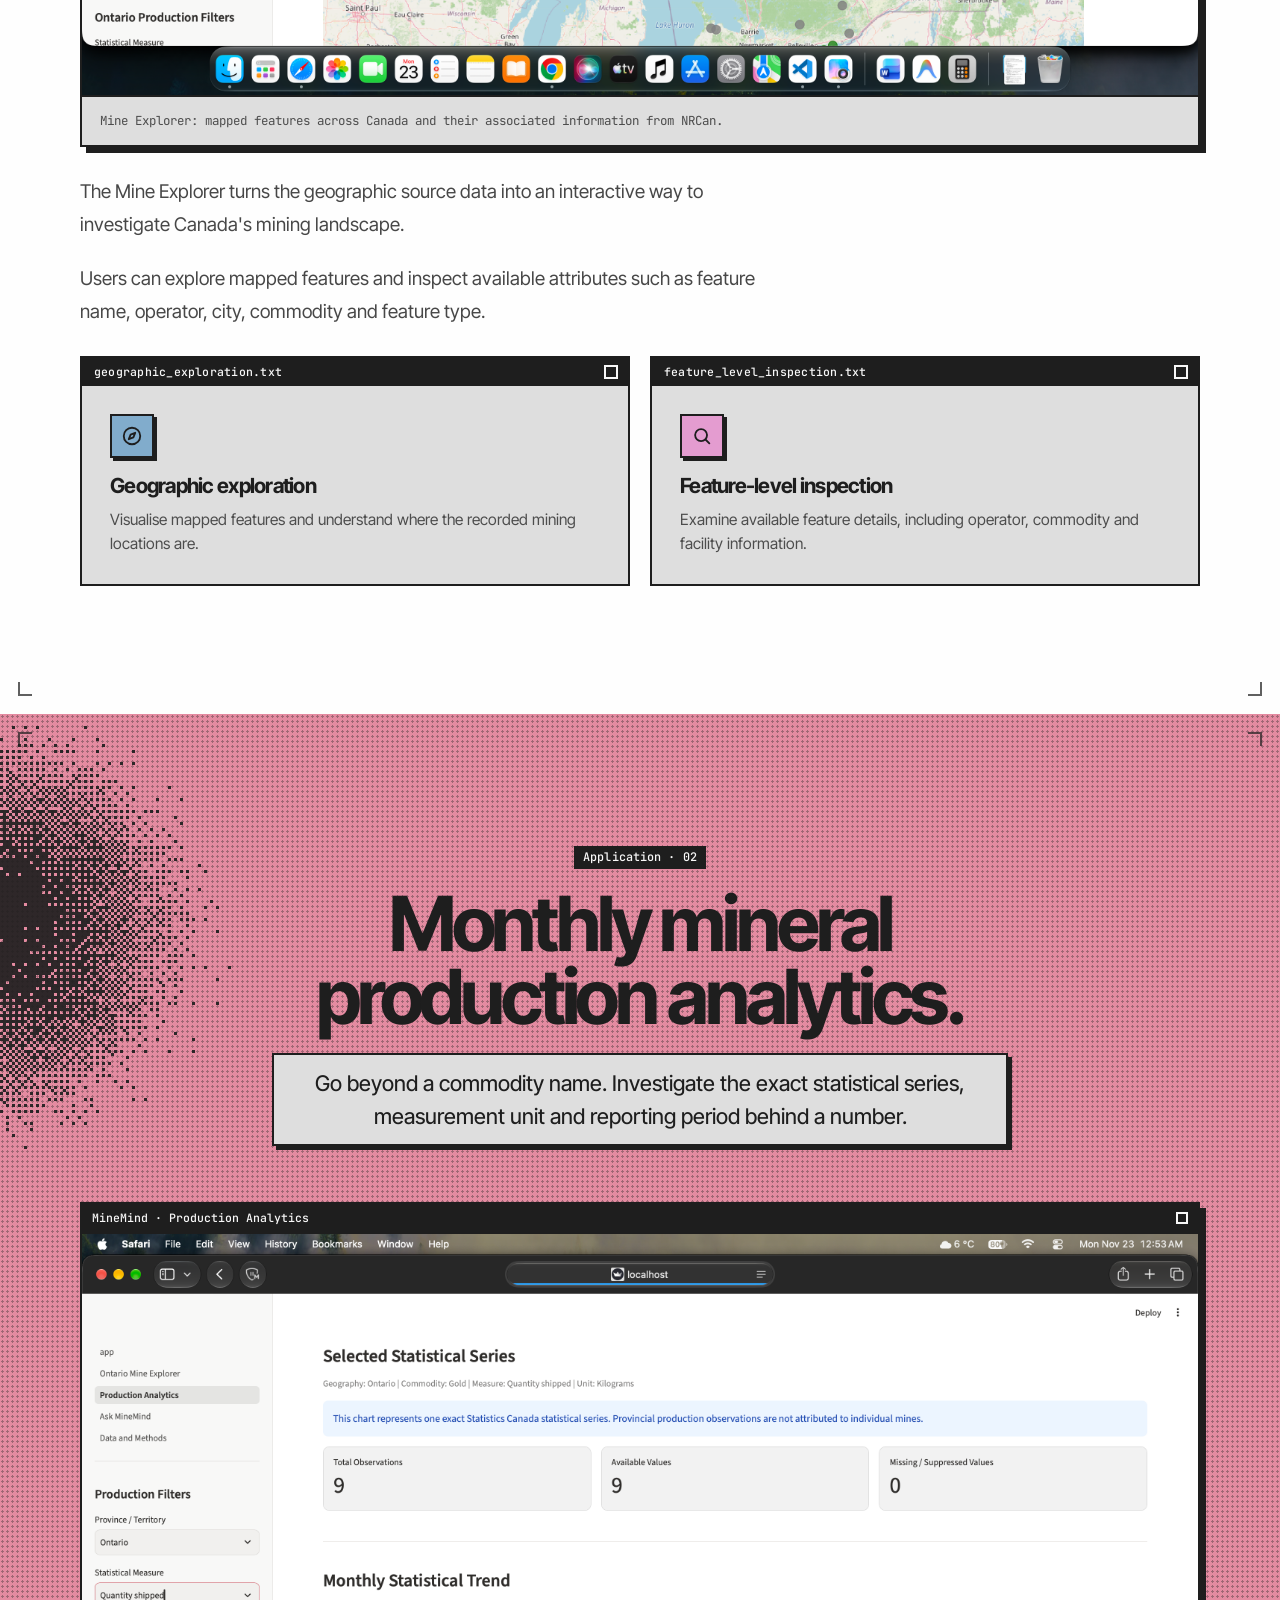
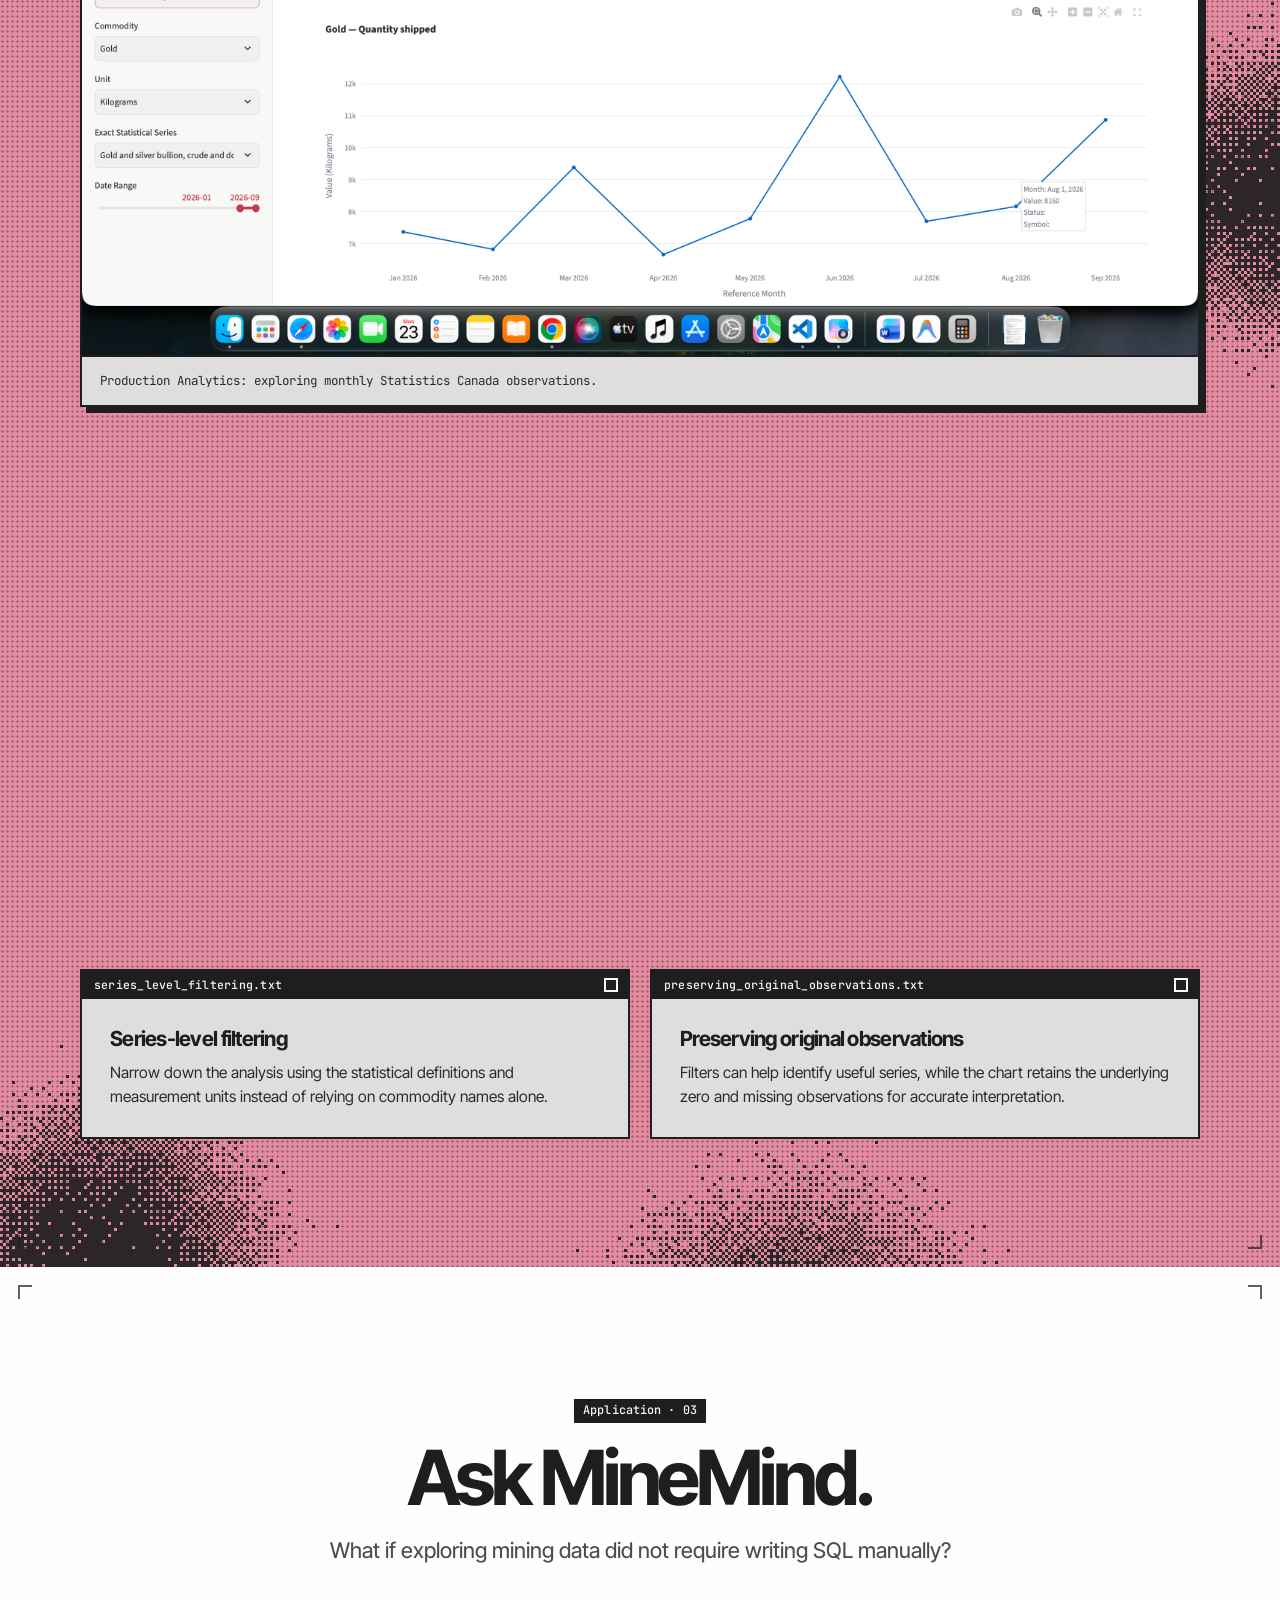
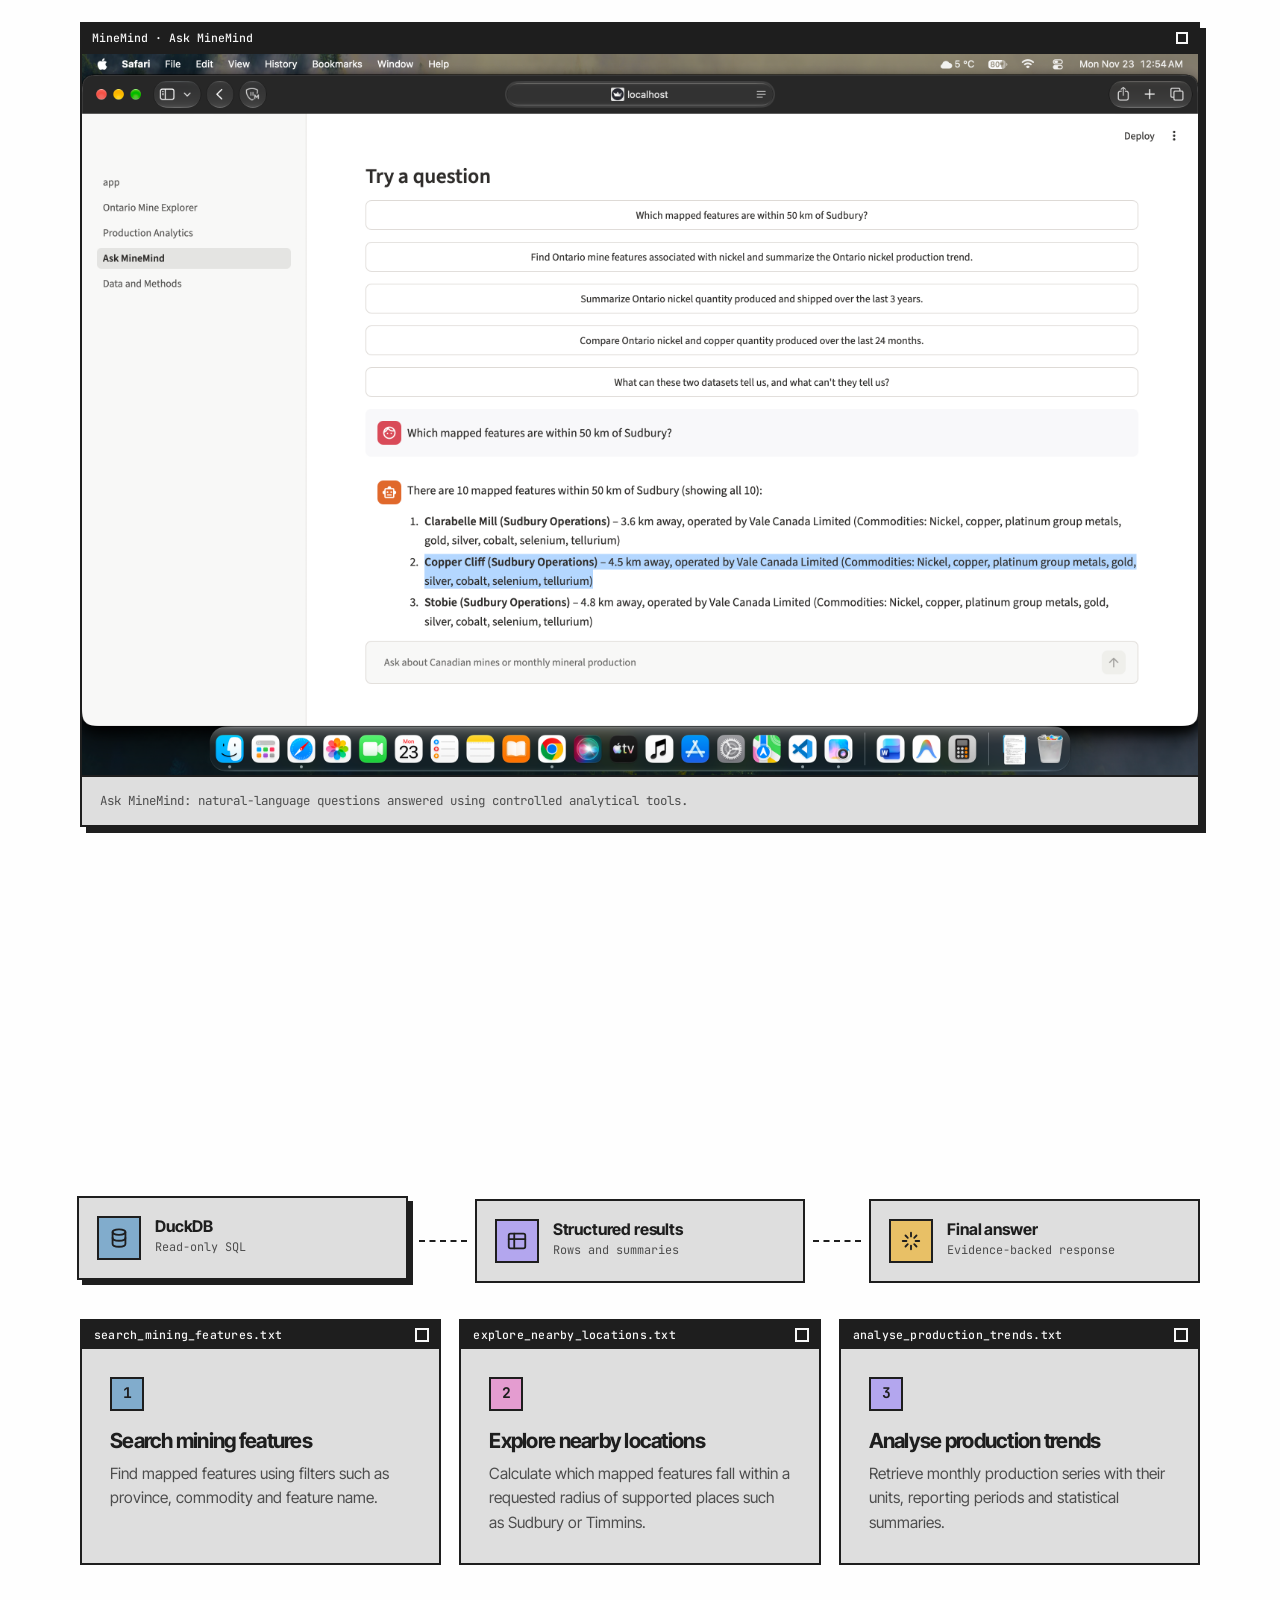
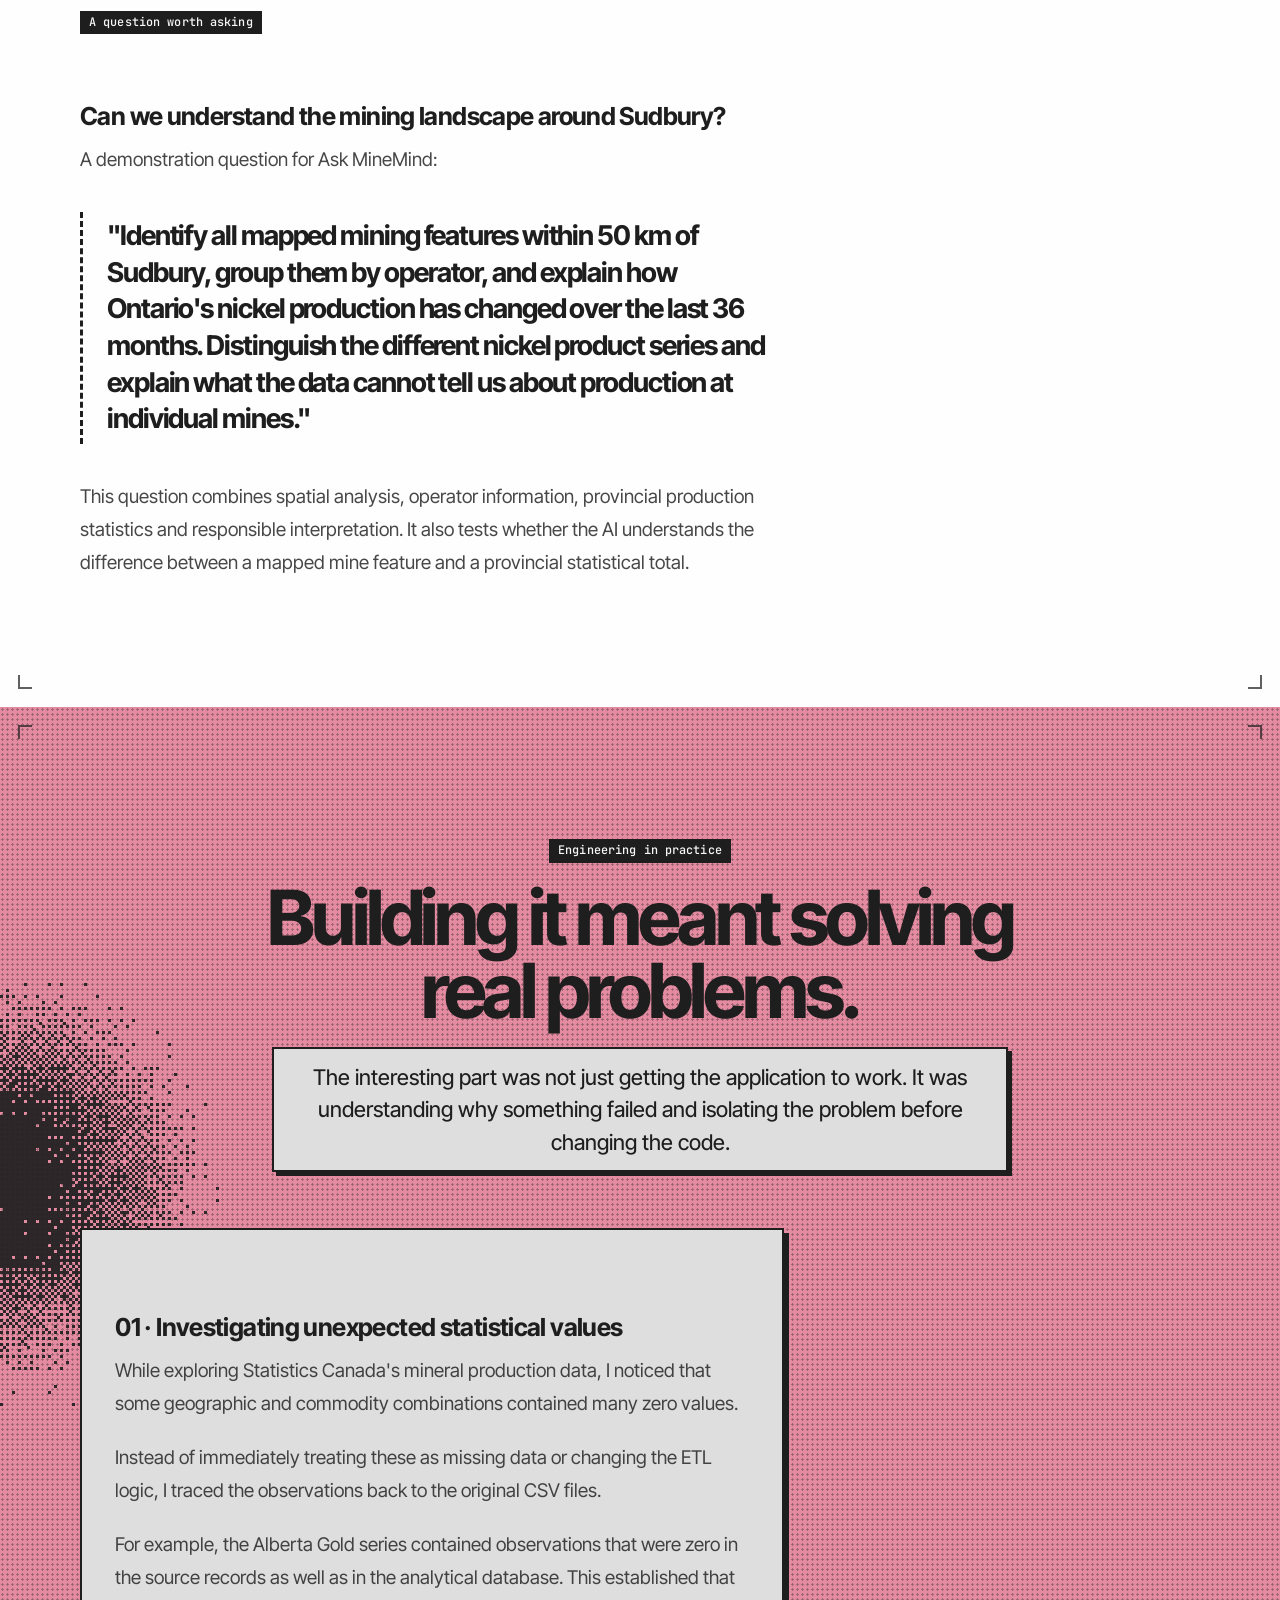
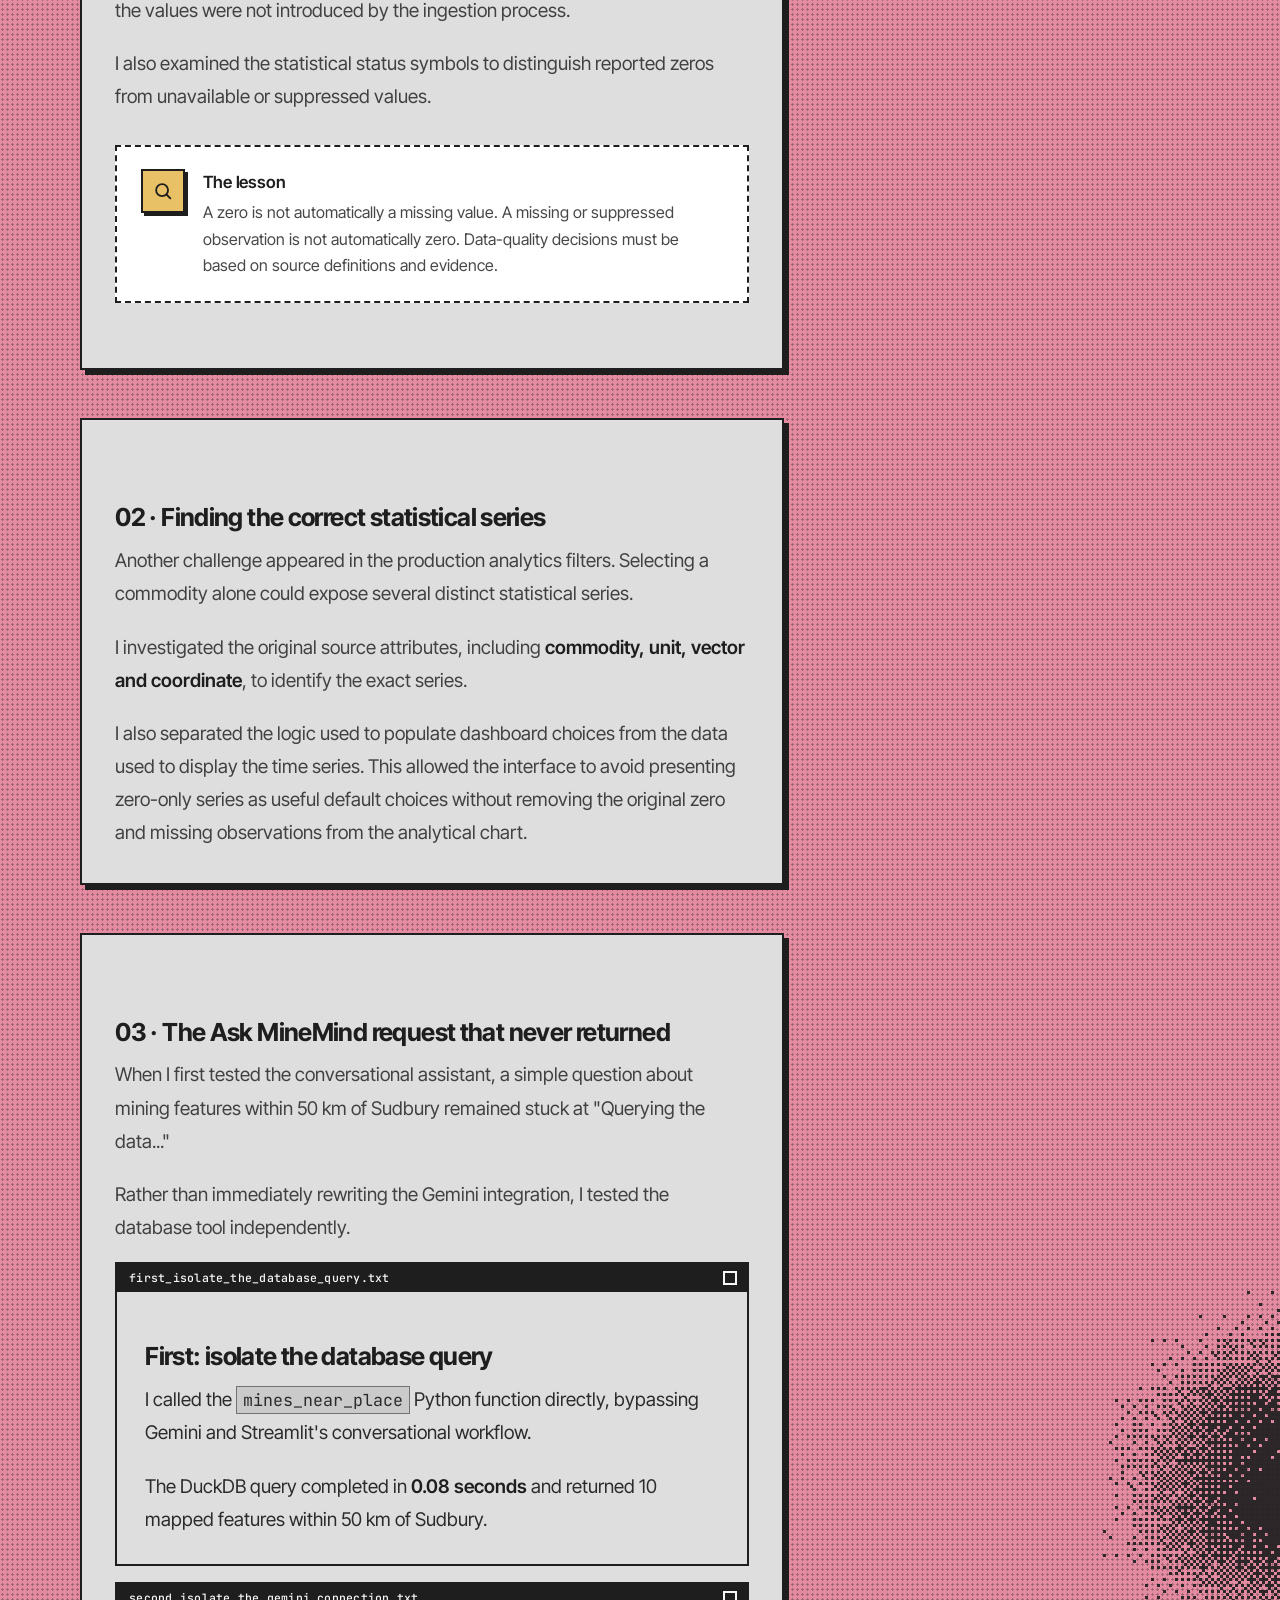
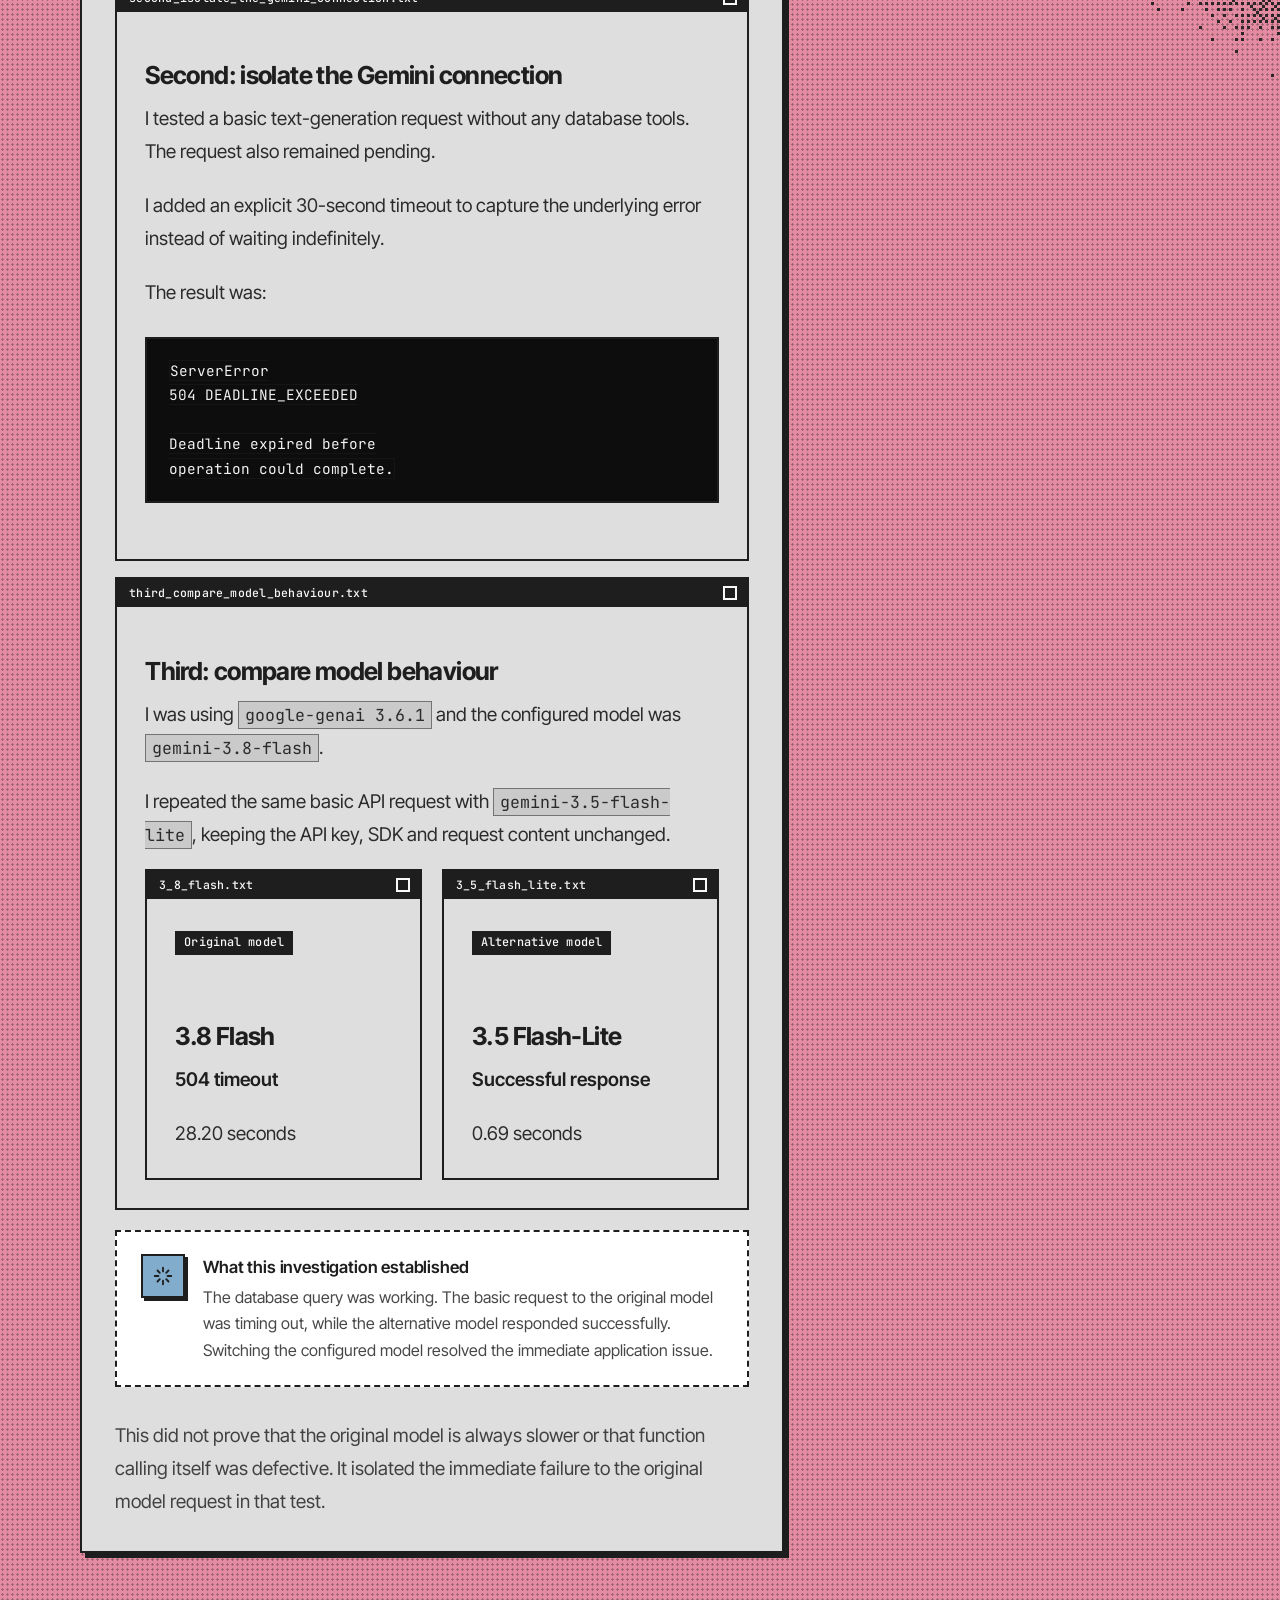
<file: case-studies/minemind.html>
<!DOCTYPE html>
<html lang="en">
<head>
    <meta charset="UTF-8">
    <meta name="viewport" content="width=device-width, initial-scale=1.0">

    <title>MineMind | Md Tanvir Ahmed</title>
    <meta name="description"
          content="MineMind is an AI-powered Canadian mining data intelligence platform combining NRCan geospatial mining features, Statistics Canada mineral production data, DuckDB analytics and Gemini-powered natural-language queries.">
    <meta name="theme-color" content="#fefefe">

    <link rel="icon" type="image/png" href="../images/favicon.png?v=2">
    <link rel="apple-touch-icon" href="../images/favicon.png?v=2">

    <link rel="preconnect" href="https://fonts.googleapis.com">
    <link rel="preconnect" href="https://fonts.gstatic.com" crossorigin>
    <link href="https://fonts.googleapis.com/css2?family=Inter+Tight:wght@400;500;600;700;800&family=JetBrains+Mono:wght@400;500;700&display=swap" rel="stylesheet">
    <link rel="stylesheet" href="../style.css">
    <style>
        .minemind-architecture-frame {
            display: block;
            width: 100%;
            aspect-ratio: 1920 / 1656;
            border: 0;
            background: #1E2124;
        }
        .minemind-architecture {
            overflow: hidden;
        }
        .minemind-architecture-scroll {
            overflow-x: auto;
            -webkit-overflow-scrolling: touch;
        }
        .minemind-architecture .swipe-hint {
            display: none;
        }
        /* Phones: keep the diagram big enough to read and let it scroll sideways. */
        @media (max-width: 760px) {
            .minemind-architecture-frame {
                min-width: 1000px;
            }
            .minemind-architecture .swipe-hint {
                display: block;
                margin-top: 6px;
            }
        }
        /* On touch screens let a swipe on the diagram scroll the wrapper. */
        @media (hover: none) {
            .minemind-architecture-frame {
                pointer-events: none;
            }
        }
    </style>

    <script>
        (function () {
            var root = document.documentElement, theme = null;
            root.classList.add("js");
            try { theme = localStorage.getItem("theme"); } catch (e) {}
            if (theme !== "light" && theme !== "dark") theme = "light";
            root.dataset.theme = theme;
        })();
    </script>
</head>

<body>
    <a class="skip-link" href="#main">Skip to content</a>

    <header class="site-header">
        <nav class="nav container" aria-label="Main navigation">
            <a class="logo" href="../index.html" aria-label="Md Tanvir Ahmed, home">
                <span class="logo-mark" aria-hidden="true">
                    <img src="../images/profile.jpg" alt="" width="34" height="34">
                    <svg class="logo-badge" viewBox="0 0 24 24" fill="none" stroke="currentColor" stroke-width="2.4" stroke-linecap="round" stroke-linejoin="round">
                        <ellipse cx="12" cy="5.5" rx="7" ry="3"/>
                        <path d="M5 5.5v13c0 1.7 3.1 3 7 3s7-1.3 7-3v-13"/>
                        <path d="M5 12c0 1.7 3.1 3 7 3s7-1.3 7-3"/>
                    </svg>
                </span>
                <span class="logo-text">Tanvir Ahmed</span>
            </a>

            <div class="nav-links">
                <a class="nav-hide-sm" href="../index.html#about">About</a>
                <a href="../index.html#projects">Projects</a>
                <a class="nav-hide-sm" href="../index.html#approach">Approach</a>
                <a href="../blog/">Blog</a>
            </div>

            <div class="nav-actions">
                <a class="nav-ext" href="https://github.com/edutanvir"
                   target="_blank" rel="noopener noreferrer">GitHub</a>
                <button class="theme-toggle" type="button" data-theme-toggle
                        aria-label="Switch to light theme" aria-pressed="false">
                    <svg class="ico ico-sun" aria-hidden="true"><use href="#i-sun"/></svg>
                    <svg class="ico ico-moon" aria-hidden="true"><use href="#i-moon"/></svg>
                </button>
                <a class="btn btn-primary btn-small" href="../contact.html">Contact</a>
            </div>
        </nav>
        <div class="scroll-progress" aria-hidden="true"></div>
    </header>

    <main id="main" data-post>

        <!-- HERO -->
        <section class="hero" id="top" data-rail="Intro">
            <div class="aurora" aria-hidden="true">
                <i></i><i></i><i></i><i></i>
            </div>

            <div class="float-icons" aria-hidden="true">
                <span class="fi" style="--x:6%;--y:16%;--d:1.2;--c:#e8c066">
                    <span class="fi-tile" style="--s:62px;--t:7s">
                        <svg class="ico"><use href="#i-table"/></svg>
                    </span>
                </span>
                <span class="fi" style="--x:89%;--y:12%;--d:0.8;--c:#81accc">
                    <span class="fi-tile" style="--s:52px;--t:8s">
                        <svg class="ico"><use href="#i-cloud"/></svg>
                    </span>
                </span>
                <span class="fi" style="--x:91%;--y:46%;--d:1.4;--c:#b3a6ee">
                    <span class="fi-tile" style="--s:56px;--t:6s">
                        <svg class="ico"><use href="#i-db"/></svg>
                    </span>
                </span>
                <span class="fi" style="--x:10%;--y:48%;--d:1;--c:#e49cd0">
                    <span class="fi-tile" style="--s:46px;--t:9s">
                        <svg class="ico"><use href="#i-spark"/></svg>
                    </span>
                </span>
            </div>

            <div class="container">
                <p class="kicker">Featured project · Data Engineering + AI</p>

                <h1 class="display display--sm">
                    <span class="line">Mine</span>
                    <span class="line gradient-text">Mind.</span>
                </h1>

                <p class="lead">
                    An AI-powered mining data intelligence platform that turns
                    Canadian public mining datasets into searchable, explainable
                    and evidence-backed insights.
                </p>

                <div class="byline">
                    <img src="../images/profile.jpg" alt="Md Tanvir Ahmed"
                         width="38" height="38">
                    <span><strong>Md Tanvir Ahmed</strong></span>
                    <span aria-hidden="true">·</span>
                    <span>Data Engineering Project</span>
                </div>

                <nav class="toc" aria-label="In this write-up">
                    <a href="#story">The idea</a>
                    <a href="#problem">The challenge</a>
                    <a href="#architecture">Architecture</a>
                    <a href="#explorer">Mine Explorer</a>
                    <a href="#analytics">Production Analytics</a>
                    <a href="#ai">Ask MineMind</a>
                    <a href="#debugging">Debugging</a>
                    <a href="#uniqueness">What makes it different</a>
                    <a href="#next">What's next</a>
                </nav>

                <ul class="tag-list" role="list">
                    <li>Python</li>
                    <li>Streamlit</li>
                    <li>DuckDB</li>
                    <li>SQL</li>
                    <li>Gemini API</li>
                    <li>Databricks</li>
                    <li>Geospatial Analytics</li>
                    <li>Statistics Canada</li>
                    <li>NRCan</li>
                </ul>
            </div>
        </section>


        <!-- THE SHORT VERSION -->
        <section class="section section--tight" id="story"
                 data-rail="The idea">
            <div class="container">
                <div class="prose reveal">
                    <p class="kicker">The idea</p>
                    <h2>Making Canadian mining data easier to understand.</h2>

                    <p>
                        Canada publishes valuable information about its mining
                        industry through different government datasets. These
                        sources contain geographic information about mining
                        features, along with monthly statistics on mineral
                        production and shipments.
                    </p>

                    <p>
                        But finding useful insights means working with different
                        formats, understanding statistical definitions, querying
                        large datasets and knowing where the limitations are.
                    </p>

                    <p>
                        I built <strong>MineMind</strong> to bring these
                        capabilities together in one application. It combines
                        data engineering, geospatial exploration, statistical
                        analytics and AI-powered natural-language interaction.
                    </p>

                    <p>
                        Instead of navigating multiple datasets manually, users
                        can explore mining features through an interactive
                        dashboard or ask questions and receive answers grounded
                        in the underlying data.
                    </p>

                    <aside class="callout" style="--c1:#e8c066;--c2:#81accc">
                        <span class="icon-tile">
                            <svg class="ico"><use href="#i-spark"/></svg>
                        </span>
                        <div>
                            <strong>The central idea</strong>
                            <p>
                                Not another chatbot that simply generates
                                plausible answers. MineMind connects an AI model
                                to engineered datasets and controlled analytical
                                tools, so its answers can be traced back to data.
                            </p>
                        </div>
                    </aside>
                </div>
            </div>
        </section>


        <!-- THE PROBLEM -->
        <section class="section section--tight" id="problem"
                 data-rail="The challenge">
            <div class="container">
                <div class="prose reveal">
                    <p class="kicker">Why this was worth building</p>
                    <h2>Two datasets. Different structures. Different meanings.</h2>

                    <p>
                        The project uses two independent Canadian public data
                        sources. They describe different aspects of the mining
                        industry and cannot simply be treated as one dataset.
                    </p>

                    <article class="card">
                        <h3>01 · NRCan Map 900A</h3>
                        <p>
                            Natural Resources Canada provides mapped information
                            about principal mineral areas, producing mines and
                            oil and gas fields.
                        </p>
                        <p>
                            MineMind uses its geographic features and associated
                            attributes to support mine exploration, operator
                            searches and distance-based analysis.
                        </p>
                        <p><strong>What it provides:</strong> mapped features,
                           locations, operators and available commodity information.</p>
                    </article>

                    <article class="card" style="margin-top:16px">
                        <h3>02 · Statistics Canada Table 16-10-0019-01</h3>
                        <p>
                            Statistics Canada's monthly statistics provide
                            information about mineral production, shipments
                            and inventories across Canadian geographies.
                        </p>
                        <p>
                            MineMind uses the table to explore commodity trends,
                            statistical series, reporting periods and units.
                        </p>
                        <p><strong>What it provides:</strong> monthly statistical
                           observations, not production records for individual mines.</p>
                    </article>

                    <aside class="callout" style="--c1:#e8c066;--c2:#e49aa0">
                        <span class="icon-tile">
                            <svg class="ico"><use href="#i-search"/></svg>
                        </span>
                        <div>
                            <strong>An important data limitation</strong>
                            <p>
                                NRCan mapped features and Statistics Canada
                                provincial production statistics are not joined
                                by individual mine. Provincial nickel production
                                cannot be attributed to a specific mine simply
                                because that mine appears on the map.
                            </p>
                        </div>
                    </aside>
                </div>
            </div>
        </section>


        <!-- ARCHITECTURE -->
        <section class="section section--light" id="architecture"
                 data-rail="Architecture">
            <div class="container">
                <div class="section-head reveal">
                    <p class="kicker">The engineering behind it</p>
                    <h2>From Canadian public data to AI-powered mining intelligence.</h2>
                    <p class="lead">
                        MineMind combines a medallion data pipeline, curated
                        Gold Parquet datasets, read-only DuckDB analytics and
                        Gemini-powered tools, deployed as a Streamlit application
                        on Databricks Apps.
                    </p>
                </div>

                <div class="reveal">
                    <figure class="browser minemind-architecture" data-tilt>
                        <div class="browser-bar" aria-hidden="true">
                            <i></i><i></i><i></i>
                            <span>MineMind · Animated solution architecture</span>
                        </div>
                        <div class="minemind-architecture-scroll">
                        <iframe
                            class="minemind-architecture-frame"
                            title="Animated MineMind end-to-end solution architecture"
                            loading="lazy"
                            allow="fullscreen"
                            srcdoc="&lt;!doctype html&gt;
&lt;html lang=&quot;en&quot;&gt;
&lt;head&gt;
&lt;meta charset=&quot;utf-8&quot;&gt;
&lt;meta name=&quot;viewport&quot; content=&quot;width=device-width,initial-scale=1&quot;&gt;
&lt;title&gt;MineMind – End-to-End Solution Architecture&lt;/title&gt;
&lt;link href=&quot;https://fonts.googleapis.com/css2?family=Barlow+Condensed:wght@600;700;800&amp;amp;family=Barlow:wght@400;500;600&amp;amp;family=IBM+Plex+Mono:wght@500&amp;amp;display=swap&quot; rel=&quot;stylesheet&quot;&gt;
&lt;style&gt;
html,body{margin:0;height:100%;background:#1E2124;overflow:hidden}
#wrap{position:fixed;left:0;top:0;right:0;bottom:0;display:flex;align-items:center;justify-content:center}
#stage{flex:none;width:1920px;height:1656px;transform-origin:center center}
#hint{position:fixed;left:50%;bottom:14px;transform:translateX(-50%);font:600 13px/1 system-ui,sans-serif;color:#F2EEE4;background:rgba(30,33,36,.82);padding:8px 14px;border-radius:999px;opacity:1;transition:opacity .6s}
@media (max-width:700px),(hover:none){#hint{display:none}}
body{margin:0}
.pulse{fill:none;stroke-width:11;stroke-dasharray:0.1 200;stroke-dashoffset:0;opacity:0;animation:pulse 22s linear infinite}
.march{animation:march 1s linear infinite}
.orb{fill:none;stroke:#12B76A;stroke-width:6;stroke-linecap:round;stroke-dasharray:0.1 9.9;animation:orbit 9s linear infinite}
.spi{fill:none;stroke:#12B76A;stroke-width:8;stroke-linecap:round;stroke-dasharray:0.1 5.9;animation:spiral 3.4s linear infinite}
.core{transform-box:fill-box;transform-origin:center;animation:core 2.8s ease-in infinite}
@keyframes pulse{0%{stroke-dashoffset:0;opacity:0}0.5%{opacity:1}4.85%{opacity:1}5.45%{stroke-dashoffset:-100;opacity:0}100%{stroke-dashoffset:-100;opacity:0}}
@keyframes glow{0%{box-shadow:0 3px 0 rgba(30,33,36,.1),0 0 0 0 rgba(18,183,106,0),0 0 0 0 rgba(11,107,62,0)}1%{box-shadow:0 3px 0 rgba(30,33,36,.1),0 0 0 4px rgba(18,183,106,.95),0 0 0 6px rgba(11,107,62,.8)}6.07%{box-shadow:0 3px 0 rgba(30,33,36,.1),0 0 0 4px rgba(18,183,106,.95),0 0 0 6px rgba(11,107,62,.8)}7.27%{box-shadow:0 3px 0 rgba(30,33,36,.1),0 0 0 0 rgba(18,183,106,0),0 0 0 0 rgba(11,107,62,0)}100%{box-shadow:0 3px 0 rgba(30,33,36,.1),0 0 0 0 rgba(18,183,106,0),0 0 0 0 rgba(11,107,62,0)}}
@keyframes march{to{stroke-dashoffset:-16}}
@keyframes orbit{to{stroke-dashoffset:-10}}
@keyframes spiral{to{stroke-dashoffset:-6}}
@keyframes core{0%{transform:scale(2.8);opacity:0}70%{opacity:.8}100%{transform:scale(1);opacity:0}}
.off *{animation:none!important}
@media (prefers-reduced-motion:reduce){*{animation:none!important}}
&lt;/style&gt;
&lt;/head&gt;
&lt;body&gt;
&lt;div id=&quot;wrap&quot;&gt;&lt;div id=&quot;stage&quot;&gt;
&lt;div id=&quot;root&quot; class=&quot;on&quot; style=&quot;position:relative;width:1920px;height:1656px;overflow:hidden;background:#F2EEE4;font-family:&#x27;Barlow&#x27;,&#x27;Segoe UI&#x27;,system-ui,sans-serif;color:#1E2124&quot;&gt;
&lt;svg aria-hidden=&quot;true&quot; width=&quot;1920&quot; height=&quot;1656&quot; viewBox=&quot;0 0 1920 1656&quot; style=&quot;position:absolute;left:0;top:0;width:1920px;height:1656px&quot;&gt;&lt;defs&gt;&lt;linearGradient id=&quot;sky&quot; x1=&quot;0&quot; y1=&quot;0&quot; x2=&quot;0&quot; y2=&quot;340&quot; gradientUnits=&quot;userSpaceOnUse&quot;&gt;&lt;stop offset=&quot;0&quot; stop-color=&quot;#F3EBDA&quot;/&gt;&lt;stop offset=&quot;.55&quot; stop-color=&quot;#F7E4BF&quot;/&gt;&lt;stop offset=&quot;1&quot; stop-color=&quot;#F3C98F&quot;/&gt;&lt;/linearGradient&gt;&lt;radialGradient id=&quot;sun&quot; cx=&quot;330&quot; cy=&quot;255&quot; r=&quot;560&quot; gradientUnits=&quot;userSpaceOnUse&quot;&gt;&lt;stop offset=&quot;0&quot; stop-color=&quot;#FFF6DD&quot; stop-opacity=&quot;.95&quot;/&gt;&lt;stop offset=&quot;.22&quot; stop-color=&quot;#FFE7B0&quot; stop-opacity=&quot;.6&quot;/&gt;&lt;stop offset=&quot;1&quot; stop-color=&quot;#FFE1A8&quot; stop-opacity=&quot;0&quot;/&gt;&lt;/radialGradient&gt;&lt;filter id=&quot;blr&quot; x=&quot;-60%&quot; y=&quot;-120%&quot; width=&quot;220%&quot; height=&quot;340%&quot;&gt;&lt;feGaussianBlur stdDeviation=&quot;7&quot;/&gt;&lt;/filter&gt;&lt;filter id=&quot;blc&quot; x=&quot;-30%&quot; y=&quot;-200%&quot; width=&quot;160%&quot; height=&quot;500%&quot;&gt;&lt;feGaussianBlur stdDeviation=&quot;14&quot;/&gt;&lt;/filter&gt;&lt;linearGradient id=&quot;veil&quot; x1=&quot;0&quot; y1=&quot;330&quot; x2=&quot;0&quot; y2=&quot;1656&quot; gradientUnits=&quot;userSpaceOnUse&quot;&gt;&lt;stop offset=&quot;0&quot; stop-color=&quot;#F2EEE4&quot; stop-opacity=&quot;0&quot;/&gt;&lt;stop offset=&quot;.12&quot; stop-color=&quot;#F2EEE4&quot; stop-opacity=&quot;.26&quot;/&gt;&lt;stop offset=&quot;.6&quot; stop-color=&quot;#F2EEE4&quot; stop-opacity=&quot;.32&quot;/&gt;&lt;stop offset=&quot;.82&quot; stop-color=&quot;#F2EEE4&quot; stop-opacity=&quot;.06&quot;/&gt;&lt;stop offset=&quot;1&quot; stop-color=&quot;#F2EEE4&quot; stop-opacity=&quot;0&quot;/&gt;&lt;/linearGradient&gt;&lt;linearGradient id=&quot;shade&quot; x1=&quot;0&quot; y1=&quot;1250&quot; x2=&quot;0&quot; y2=&quot;1656&quot; gradientUnits=&quot;userSpaceOnUse&quot;&gt;&lt;stop offset=&quot;0&quot; stop-color=&quot;#3A2411&quot; stop-opacity=&quot;0&quot;/&gt;&lt;stop offset=&quot;1&quot; stop-color=&quot;#3A2411&quot; stop-opacity=&quot;.42&quot;/&gt;&lt;/linearGradient&gt;&lt;clipPath id=&quot;cpd&quot;&gt;&lt;path d=&quot;M1120 346 L1128 338 L1136 336 L1144 342 L1152 334 L1160 331 L1168 334 L1176 329 L1184 332 L1192 324 L1200 329 L1208 320 L1216 321 L1224 322 L1232 317 L1240 317 L1248 312 L1256 303 L1264 309 L1272 303 L1280 298 L1288 294 L1296 298 L1304 292 L1312 294 L1320 289 L1328 289 L1336 281 L1344 280 L1352 276 L1360 269 L1368 274 L1376 263 L1384 266 L1392 266 L1400 259 L1408 249 L1416 255 L1424 250 L1432 240 L1440 235 L1448 239 L1456 228 L1464 238 L1472 229 L1480 226 L1488 221 L1496 221 L1504 222 L1512 209 L1520 207 L1528 207 L1536 199 L1544 200 L1552 196 L1560 191 L1568 198 L1576 199 L1584 196 L1592 213 L1600 207 L1608 211 L1616 214 L1624 225 L1632 229 L1640 225 L1648 227 L1656 226 L1664 241 L1672 234 L1680 242 L1688 242 L1696 245 L1704 249 L1712 250 L1720 251 L1728 260 L1736 267 L1744 268 L1752 265 L1760 274 L1768 269 L1776 276 L1784 284 L1792 288 L1800 286 L1808 293 L1816 292 L1824 295 L1832 298 L1840 305 L1848 305 L1856 305 L1864 310 L1872 311 L1880 311 L1888 318 L1896 320 L1904 321 L1912 326 L1920 320 L1928 326 L1936 330 L1944 329 L1952 330 L1960 336 L1968 336 L1976 336 L1984 336 L1992 345 L2000 341 L2000 360 L1120 360Z&quot;/&gt;&lt;/clipPath&gt;&lt;clipPath id=&quot;cpp&quot;&gt;&lt;path d=&quot;M50 340 L58 342 L66 340 L74 338 L82 335 L90 336 L98 335 L106 331 L114 329 L122 325 L130 321 L138 321 L146 321 L154 315 L162 317 L170 311 L178 308 L186 305 L194 309 L202 305 L210 303 L218 299 L226 291 L234 291 L242 290 L250 284 L258 288 L266 280 L274 275 L282 278 L290 269 L298 274 L306 266 L314 264 L322 259 L330 258 L338 258 L346 259 L354 270 L362 267 L370 275 L378 273 L386 283 L394 285 L402 286 L410 289 L418 290 L426 294 L434 292 L442 297 L450 303 L458 301 L466 309 L474 311 L482 310 L490 312 L498 315 L506 317 L514 323 L522 321 L530 321 L538 324 L546 330 L554 334 L562 333 L570 335 L578 337 L586 339 L594 338 L602 342 L610 342 L610 360 L50 360Z&quot;/&gt;&lt;/clipPath&gt;&lt;linearGradient id=&quot;t0&quot; x1=&quot;0&quot; y1=&quot;345&quot; x2=&quot;0&quot; y2=&quot;408&quot; gradientUnits=&quot;userSpaceOnUse&quot;&gt;&lt;stop offset=&quot;0&quot; stop-color=&quot;#D8C7A2&quot;/&gt;&lt;stop offset=&quot;.38&quot; stop-color=&quot;#BDA47C&quot;/&gt;&lt;stop offset=&quot;1&quot; stop-color=&quot;#9C8460&quot;/&gt;&lt;/linearGradient&gt;&lt;linearGradient id=&quot;t1&quot; x1=&quot;0&quot; y1=&quot;394&quot; x2=&quot;0&quot; y2=&quot;456&quot; gradientUnits=&quot;userSpaceOnUse&quot;&gt;&lt;stop offset=&quot;0&quot; stop-color=&quot;#DBB992&quot;/&gt;&lt;stop offset=&quot;.38&quot; stop-color=&quot;#C2926C&quot;/&gt;&lt;stop offset=&quot;1&quot; stop-color=&quot;#9E7049&quot;/&gt;&lt;/linearGradient&gt;&lt;linearGradient id=&quot;t2&quot; x1=&quot;0&quot; y1=&quot;442&quot; x2=&quot;0&quot; y2=&quot;505&quot; gradientUnits=&quot;userSpaceOnUse&quot;&gt;&lt;stop offset=&quot;0&quot; stop-color=&quot;#D2C7B3&quot;/&gt;&lt;stop offset=&quot;.38&quot; stop-color=&quot;#AAA08E&quot;/&gt;&lt;stop offset=&quot;1&quot; stop-color=&quot;#857B6B&quot;/&gt;&lt;/linearGradient&gt;&lt;linearGradient id=&quot;t3&quot; x1=&quot;0&quot; y1=&quot;491&quot; x2=&quot;0&quot; y2=&quot;553&quot; gradientUnits=&quot;userSpaceOnUse&quot;&gt;&lt;stop offset=&quot;0&quot; stop-color=&quot;#D6A377&quot;/&gt;&lt;stop offset=&quot;.38&quot; stop-color=&quot;#B26C41&quot;/&gt;&lt;stop offset=&quot;1&quot; stop-color=&quot;#8A4E2C&quot;/&gt;&lt;/linearGradient&gt;&lt;linearGradient id=&quot;t4&quot; x1=&quot;0&quot; y1=&quot;539&quot; x2=&quot;0&quot; y2=&quot;602&quot; gradientUnits=&quot;userSpaceOnUse&quot;&gt;&lt;stop offset=&quot;0&quot; stop-color=&quot;#D8C7A2&quot;/&gt;&lt;stop offset=&quot;.38&quot; stop-color=&quot;#BDA47C&quot;/&gt;&lt;stop offset=&quot;1&quot; stop-color=&quot;#9C8460&quot;/&gt;&lt;/linearGradient&gt;&lt;linearGradient id=&quot;t5&quot; x1=&quot;0&quot; y1=&quot;588&quot; x2=&quot;0&quot; y2=&quot;650&quot; gradientUnits=&quot;userSpaceOnUse&quot;&gt;&lt;stop offset=&quot;0&quot; stop-color=&quot;#DBB992&quot;/&gt;&lt;stop offset=&quot;.38&quot; stop-color=&quot;#C2926C&quot;/&gt;&lt;stop offset=&quot;1&quot; stop-color=&quot;#9E7049&quot;/&gt;&lt;/linearGradient&gt;&lt;linearGradient id=&quot;t6&quot; x1=&quot;0&quot; y1=&quot;636&quot; x2=&quot;0&quot; y2=&quot;699&quot; gradientUnits=&quot;userSpaceOnUse&quot;&gt;&lt;stop offset=&quot;0&quot; stop-color=&quot;#D2C7B3&quot;/&gt;&lt;stop offset=&quot;.38&quot; stop-color=&quot;#AAA08E&quot;/&gt;&lt;stop offset=&quot;1&quot; stop-color=&quot;#857B6B&quot;/&gt;&lt;/linearGradient&gt;&lt;linearGradient id=&quot;t7&quot; x1=&quot;0&quot; y1=&quot;685&quot; x2=&quot;0&quot; y2=&quot;748&quot; gradientUnits=&quot;userSpaceOnUse&quot;&gt;&lt;stop offset=&quot;0&quot; stop-color=&quot;#D6A377&quot;/&gt;&lt;stop offset=&quot;.38&quot; stop-color=&quot;#B26C41&quot;/&gt;&lt;stop offset=&quot;1&quot; stop-color=&quot;#8A4E2C&quot;/&gt;&lt;/linearGradient&gt;&lt;linearGradient id=&quot;t8&quot; x1=&quot;0&quot; y1=&quot;734&quot; x2=&quot;0&quot; y2=&quot;796&quot; gradientUnits=&quot;userSpaceOnUse&quot;&gt;&lt;stop offset=&quot;0&quot; stop-color=&quot;#D8C7A2&quot;/&gt;&lt;stop offset=&quot;.38&quot; stop-color=&quot;#BDA47C&quot;/&gt;&lt;stop offset=&quot;1&quot; stop-color=&quot;#9C8460&quot;/&gt;&lt;/linearGradient&gt;&lt;linearGradient id=&quot;t9&quot; x1=&quot;0&quot; y1=&quot;782&quot; x2=&quot;0&quot; y2=&quot;845&quot; gradientUnits=&quot;userSpaceOnUse&quot;&gt;&lt;stop offset=&quot;0&quot; stop-color=&quot;#DBB992&quot;/&gt;&lt;stop offset=&quot;.38&quot; stop-color=&quot;#C2926C&quot;/&gt;&lt;stop offset=&quot;1&quot; stop-color=&quot;#9E7049&quot;/&gt;&lt;/linearGradient&gt;&lt;linearGradient id=&quot;t10&quot; x1=&quot;0&quot; y1=&quot;831&quot; x2=&quot;0&quot; y2=&quot;893&quot; gradientUnits=&quot;userSpaceOnUse&quot;&gt;&lt;stop offset=&quot;0&quot; stop-color=&quot;#D2C7B3&quot;/&gt;&lt;stop offset=&quot;.38&quot; stop-color=&quot;#AAA08E&quot;/&gt;&lt;stop offset=&quot;1&quot; stop-color=&quot;#857B6B&quot;/&gt;&lt;/linearGradient&gt;&lt;linearGradient id=&quot;t11&quot; x1=&quot;0&quot; y1=&quot;879&quot; x2=&quot;0&quot; y2=&quot;942&quot; gradientUnits=&quot;userSpaceOnUse&quot;&gt;&lt;stop offset=&quot;0&quot; stop-color=&quot;#D6A377&quot;/&gt;&lt;stop offset=&quot;.38&quot; stop-color=&quot;#B26C41&quot;/&gt;&lt;stop offset=&quot;1&quot; stop-color=&quot;#8A4E2C&quot;/&gt;&lt;/linearGradient&gt;&lt;linearGradient id=&quot;t12&quot; x1=&quot;0&quot; y1=&quot;928&quot; x2=&quot;0&quot; y2=&quot;990&quot; gradientUnits=&quot;userSpaceOnUse&quot;&gt;&lt;stop offset=&quot;0&quot; stop-color=&quot;#D8C7A2&quot;/&gt;&lt;stop offset=&quot;.38&quot; stop-color=&quot;#BDA47C&quot;/&gt;&lt;stop offset=&quot;1&quot; stop-color=&quot;#9C8460&quot;/&gt;&lt;/linearGradient&gt;&lt;linearGradient id=&quot;t13&quot; x1=&quot;0&quot; y1=&quot;976&quot; x2=&quot;0&quot; y2=&quot;1039&quot; gradientUnits=&quot;userSpaceOnUse&quot;&gt;&lt;stop offset=&quot;0&quot; stop-color=&quot;#DBB992&quot;/&gt;&lt;stop offset=&quot;.38&quot; stop-color=&quot;#C2926C&quot;/&gt;&lt;stop offset=&quot;1&quot; stop-color=&quot;#9E7049&quot;/&gt;&lt;/linearGradient&gt;&lt;clipPath id=&quot;cpc&quot;&gt;&lt;path d=&quot;M-20 1250 L20 1246 L60 1243 L100 1240 L140 1236 L180 1233 L220 1230 L260 1227 L300 1225 L340 1222 L380 1219 L420 1217 L460 1214 L500 1212 L540 1210 L580 1208 L620 1206 L660 1204 L700 1202 L740 1201 L780 1200 L820 1198 L860 1197 L900 1197 L940 1196 L980 1196 L1020 1197 L1060 1197 L1100 1198 L1140 1200 L1180 1201 L1220 1202 L1260 1204 L1300 1206 L1340 1208 L1380 1210 L1420 1212 L1460 1214 L1500 1217 L1540 1219 L1580 1222 L1620 1225 L1660 1227 L1700 1230 L1740 1233 L1780 1236 L1820 1240 L1860 1243 L1900 1246 L1940 1250 L1940 1696 L-20 1696Z&quot;/&gt;&lt;/clipPath&gt;&lt;/defs&gt;&lt;rect width=&quot;1920&quot; height=&quot;360&quot; fill=&quot;url(#sky)&quot;/&gt;&lt;rect width=&quot;1920&quot; height=&quot;360&quot; fill=&quot;url(#sun)&quot;/&gt;&lt;circle cx=&quot;330&quot; cy=&quot;262&quot; r=&quot;34&quot; fill=&quot;#FFF7E3&quot;/&gt;&lt;ellipse cx=&quot;720&quot; cy=&quot;118&quot; rx=&quot;320&quot; ry=&quot;20&quot; fill=&quot;#FFFFFF&quot; opacity=&quot;0.6&quot; filter=&quot;url(#blc)&quot;/&gt;&lt;ellipse cx=&quot;1280&quot; cy=&quot;86&quot; rx=&quot;400&quot; ry=&quot;18&quot; fill=&quot;#FFFFFF&quot; opacity=&quot;0.55&quot; filter=&quot;url(#blc)&quot;/&gt;&lt;ellipse cx=&quot;1650&quot; cy=&quot;176&quot; rx=&quot;340&quot; ry=&quot;15&quot; fill=&quot;#E6CDA3&quot; opacity=&quot;0.65&quot; filter=&quot;url(#blc)&quot;/&gt;&lt;ellipse cx=&quot;180&quot; cy=&quot;150&quot; rx=&quot;250&quot; ry=&quot;14&quot; fill=&quot;#FFFFFF&quot; opacity=&quot;0.55&quot; filter=&quot;url(#blc)&quot;/&gt;&lt;ellipse cx=&quot;980&quot; cy=&quot;205&quot; rx=&quot;380&quot; ry=&quot;13&quot; fill=&quot;#EFD8B0&quot; opacity=&quot;0.55&quot; filter=&quot;url(#blc)&quot;/&gt;&lt;path d=&quot;M-20 267 L-5 269 L11 263 L26 263 L41 270 L57 273 L72 285 L87 295 L102 297 L118 290 L133 290 L148 294 L164 297 L179 298 L194 291 L210 297 L225 298 L240 291 L256 288 L271 272 L286 264 L302 266 L317 260 L332 251 L348 244 L363 250 L378 246 L393 241 L409 239 L424 238 L439 234 L455 235 L470 245 L485 247 L501 260 L516 266 L531 273 L547 267 L562 271 L577 274 L592 274 L608 281 L623 280 L638 278 L654 279 L669 289 L684 289 L700 298 L715 300 L730 296 L746 291 L761 283 L776 278 L792 278 L807 272 L822 271 L838 261 L853 258 L868 262 L883 266 L899 266 L914 259 L929 261 L945 256 L960 259 L975 257 L991 251 L1006 255 L1021 258 L1037 248 L1052 239 L1067 232 L1082 227 L1098 215 L1113 205 L1128 201 L1144 198 L1159 193 L1174 189 L1190 187 L1205 192 L1220 187 L1236 182 L1251 187 L1266 189 L1282 185 L1297 184 L1312 187 L1328 185 L1343 189 L1358 189 L1373 181 L1389 182 L1404 181 L1419 181 L1435 186 L1450 192 L1465 193 L1481 185 L1496 190 L1511 194 L1527 195 L1542 199 L1557 213 L1572 218 L1588 213 L1603 210 L1618 206 L1634 205 L1649 207 L1664 201 L1680 202 L1695 205 L1710 201 L1726 197 L1741 187 L1756 179 L1772 178 L1787 174 L1802 175 L1818 180 L1833 177 L1848 178 L1863 183 L1879 178 L1894 182 L1909 178 L1925 172 L1940 170 L1940 400 L-20 400Z&quot; fill=&quot;#DDCEB1&quot;/&gt;&lt;path d=&quot;M-20 330 L-5 326 L11 319 L26 318 L41 312 L57 315 L72 312 L87 309 L102 311 L118 313 L133 312 L148 309 L164 307 L179 306 L194 303 L210 309 L225 310 L240 306 L256 305 L271 311 L286 311 L302 310 L317 310 L332 316 L348 317 L363 316 L378 313 L393 316 L409 314 L424 313 L439 308 L455 300 L470 299 L485 301 L501 307 L516 310 L531 310 L547 307 L562 309 L577 308 L592 304 L608 306 L623 306 L638 301 L654 299 L669 296 L684 295 L700 298 L715 296 L730 295 L746 300 L761 303 L776 302 L792 299 L807 293 L822 290 L838 292 L853 291 L868 288 L883 287 L899 282 L914 277 L929 267 L945 267 L960 261 L975 260 L991 259 L1006 264 L1021 265 L1037 265 L1052 267 L1067 263 L1082 258 L1098 264 L1113 270 L1128 269 L1144 275 L1159 272 L1174 270 L1190 271 L1205 274 L1220 272 L1236 275 L1251 277 L1266 275 L1282 274 L1297 269 L1312 269 L1328 275 L1343 275 L1358 279 L1373 282 L1389 282 L1404 288 L1419 289 L1435 287 L1450 287 L1465 284 L1481 287 L1496 290 L1511 290 L1527 289 L1542 294 L1557 297 L1572 305 L1588 304 L1603 305 L1618 303 L1634 299 L1649 303 L1664 301 L1680 301 L1695 294 L1710 291 L1726 294 L1741 293 L1756 289 L1772 285 L1787 284 L1802 288 L1818 289 L1833 289 L1848 293 L1863 297 L1879 302 L1894 309 L1909 313 L1925 316 L1940 315 L1940 400 L-20 400Z&quot; fill=&quot;#CDB791&quot;/&gt;&lt;path d=&quot;M1120 346 L1128 338 L1136 336 L1144 342 L1152 334 L1160 331 L1168 334 L1176 329 L1184 332 L1192 324 L1200 329 L1208 320 L1216 321 L1224 322 L1232 317 L1240 317 L1248 312 L1256 303 L1264 309 L1272 303 L1280 298 L1288 294 L1296 298 L1304 292 L1312 294 L1320 289 L1328 289 L1336 281 L1344 280 L1352 276 L1360 269 L1368 274 L1376 263 L1384 266 L1392 266 L1400 259 L1408 249 L1416 255 L1424 250 L1432 240 L1440 235 L1448 239 L1456 228 L1464 238 L1472 229 L1480 226 L1488 221 L1496 221 L1504 222 L1512 209 L1520 207 L1528 207 L1536 199 L1544 200 L1552 196 L1560 191 L1568 198 L1576 199 L1584 196 L1592 213 L1600 207 L1608 211 L1616 214 L1624 225 L1632 229 L1640 225 L1648 227 L1656 226 L1664 241 L1672 234 L1680 242 L1688 242 L1696 245 L1704 249 L1712 250 L1720 251 L1728 260 L1736 267 L1744 268 L1752 265 L1760 274 L1768 269 L1776 276 L1784 284 L1792 288 L1800 286 L1808 293 L1816 292 L1824 295 L1832 298 L1840 305 L1848 305 L1856 305 L1864 310 L1872 311 L1880 311 L1888 318 L1896 320 L1904 321 L1912 326 L1920 320 L1928 326 L1936 330 L1944 329 L1952 330 L1960 336 L1968 336 L1976 336 L1984 336 L1992 345 L2000 341 L2000 360 L1120 360Z&quot; fill=&quot;#A99B8A&quot;/&gt;&lt;g clip-path=&quot;url(#cpd)&quot;&gt;&lt;path d=&quot;M1405 213l12 0l-5 3z&quot; fill=&quot;#CDBFA8&quot; opacity=&quot;0.45&quot;/&gt;&lt;path d=&quot;M1921 223l6 -3l-2 6z&quot; fill=&quot;#B2A491&quot; opacity=&quot;0.40&quot;/&gt;&lt;path d=&quot;M1848 209l7 7l-3 8z&quot; fill=&quot;#B2A491&quot; opacity=&quot;0.45&quot;/&gt;&lt;path d=&quot;M1164 224l11 -1l-4 4z&quot; fill=&quot;#B2A491&quot; opacity=&quot;0.29&quot;/&gt;&lt;path d=&quot;M1391 316l7 2l-3 8z&quot; fill=&quot;#CDBFA8&quot; opacity=&quot;0.28&quot;/&gt;&lt;path d=&quot;M1747 277l12 0l-5 7z&quot; fill=&quot;#CDBFA8&quot; opacity=&quot;0.41&quot;/&gt;&lt;path d=&quot;M1933 246l8 2l-3 4z&quot; fill=&quot;#8D8171&quot; opacity=&quot;0.45&quot;/&gt;&lt;path d=&quot;M1582 326l13 5l-5 5z&quot; fill=&quot;#8D8171&quot; opacity=&quot;0.43&quot;/&gt;&lt;path d=&quot;M1265 243l15 6l-6 6z&quot; fill=&quot;#8D8171&quot; opacity=&quot;0.52&quot;/&gt;&lt;path d=&quot;M1624 326l8 2l-3 9z&quot; fill=&quot;#B2A491&quot; opacity=&quot;0.53&quot;/&gt;&lt;path d=&quot;M1181 205l8 -7l-3 9z&quot; fill=&quot;#CDBFA8&quot; opacity=&quot;0.48&quot;/&gt;&lt;path d=&quot;M1994 317l8 2l-3 6z&quot; fill=&quot;#8D8171&quot; opacity=&quot;0.58&quot;/&gt;&lt;path d=&quot;M1433 285l10 -2l-4 4z&quot; fill=&quot;#BFB29F&quot; opacity=&quot;0.39&quot;/&gt;&lt;path d=&quot;M1927 267l7 -3l-3 6z&quot; fill=&quot;#BFB29F&quot; opacity=&quot;0.54&quot;/&gt;&lt;path d=&quot;M1880 233l10 4l-4 6z&quot; fill=&quot;#BFB29F&quot; opacity=&quot;0.30&quot;/&gt;&lt;path d=&quot;M1275 226l8 1l-3 7z&quot; fill=&quot;#CDBFA8&quot; opacity=&quot;0.35&quot;/&gt;&lt;path d=&quot;M1248 273l12 -4l-5 5z&quot; fill=&quot;#B2A491&quot; opacity=&quot;0.58&quot;/&gt;&lt;path d=&quot;M1696 305l10 9l-4 10z&quot; fill=&quot;#B2A491&quot; opacity=&quot;0.39&quot;/&gt;&lt;path d=&quot;M1471 206l12 -3l-5 3z&quot; fill=&quot;#BFB29F&quot; opacity=&quot;0.40&quot;/&gt;&lt;path d=&quot;M1217 283l6 1l-2 7z&quot; fill=&quot;#CDBFA8&quot; opacity=&quot;0.46&quot;/&gt;&lt;path d=&quot;M1182 222l9 7l-4 8z&quot; fill=&quot;#B2A491&quot; opacity=&quot;0.38&quot;/&gt;&lt;path d=&quot;M1228 322l16 -0l-6 7z&quot; fill=&quot;#8D8171&quot; opacity=&quot;0.30&quot;/&gt;&lt;path d=&quot;M1780 305l10 0l-4 9z&quot; fill=&quot;#BFB29F&quot; opacity=&quot;0.58&quot;/&gt;&lt;path d=&quot;M1585 213l11 0l-4 3z&quot; fill=&quot;#8D8171&quot; opacity=&quot;0.49&quot;/&gt;&lt;path d=&quot;M1350 247l7 1l-3 9z&quot; fill=&quot;#B2A491&quot; opacity=&quot;0.37&quot;/&gt;&lt;path d=&quot;M1316 316l16 6l-6 10z&quot; fill=&quot;#7B7062&quot; opacity=&quot;0.51&quot;/&gt;&lt;path d=&quot;M1320 270l9 -3l-4 3z&quot; fill=&quot;#CDBFA8&quot; opacity=&quot;0.42&quot;/&gt;&lt;path d=&quot;M1290 284l9 4l-4 10z&quot; fill=&quot;#CDBFA8&quot; opacity=&quot;0.58&quot;/&gt;&lt;path d=&quot;M1441 224l7 -2l-3 4z&quot; fill=&quot;#B2A491&quot; opacity=&quot;0.59&quot;/&gt;&lt;path d=&quot;M1657 190l15 2l-6 5z&quot; fill=&quot;#8D8171&quot; opacity=&quot;0.57&quot;/&gt;&lt;path d=&quot;M1808 306l10 2l-4 4z&quot; fill=&quot;#CDBFA8&quot; opacity=&quot;0.28&quot;/&gt;&lt;path d=&quot;M1953 302l10 -7l-4 9z&quot; fill=&quot;#BFB29F&quot; opacity=&quot;0.31&quot;/&gt;&lt;path d=&quot;M1232 213l15 -7l-6 10z&quot; fill=&quot;#B2A491&quot; opacity=&quot;0.59&quot;/&gt;&lt;path d=&quot;M1698 244l11 -4l-4 4z&quot; fill=&quot;#8D8171&quot; opacity=&quot;0.43&quot;/&gt;&lt;path d=&quot;M1942 257l15 -6l-6 10z&quot; fill=&quot;#CDBFA8&quot; opacity=&quot;0.32&quot;/&gt;&lt;path d=&quot;M1561 308l9 5l-3 7z&quot; fill=&quot;#8D8171&quot; opacity=&quot;0.57&quot;/&gt;&lt;path d=&quot;M1431 261l11 -2l-5 10z&quot; fill=&quot;#B2A491&quot; opacity=&quot;0.30&quot;/&gt;&lt;path d=&quot;M1254 269l15 2l-6 9z&quot; fill=&quot;#BFB29F&quot; opacity=&quot;0.31&quot;/&gt;&lt;path d=&quot;M1537 302l11 0l-4 5z&quot; fill=&quot;#B2A491&quot; opacity=&quot;0.42&quot;/&gt;&lt;path d=&quot;M1803 327l6 -4l-2 4z&quot; fill=&quot;#8D8171&quot; opacity=&quot;0.43&quot;/&gt;&lt;path d=&quot;M1614 308l15 1l-6 6z&quot; fill=&quot;#B2A491&quot; opacity=&quot;0.46&quot;/&gt;&lt;path d=&quot;M1295 233l11 0l-4 10z&quot; fill=&quot;#BFB29F&quot; opacity=&quot;0.49&quot;/&gt;&lt;path d=&quot;M1891 336l8 7l-3 7z&quot; fill=&quot;#7B7062&quot; opacity=&quot;0.30&quot;/&gt;&lt;path d=&quot;M1227 259l6 -4l-2 5z&quot; fill=&quot;#CDBFA8&quot; opacity=&quot;0.52&quot;/&gt;&lt;path d=&quot;M1909 214l13 -6l-5 8z&quot; fill=&quot;#BFB29F&quot; opacity=&quot;0.59&quot;/&gt;&lt;path d=&quot;M1313 338l9 7l-4 7z&quot; fill=&quot;#BFB29F&quot; opacity=&quot;0.31&quot;/&gt;&lt;path d=&quot;M1500 270l9 -2l-3 4z&quot; fill=&quot;#CDBFA8&quot; opacity=&quot;0.26&quot;/&gt;&lt;path d=&quot;M1608 258l5 1l-2 5z&quot; fill=&quot;#B2A491&quot; opacity=&quot;0.59&quot;/&gt;&lt;path d=&quot;M1219 332l8 -8l-3 10z&quot; fill=&quot;#CDBFA8&quot; opacity=&quot;0.26&quot;/&gt;&lt;path d=&quot;M1806 232l6 5l-3 6z&quot; fill=&quot;#CDBFA8&quot; opacity=&quot;0.39&quot;/&gt;&lt;path d=&quot;M1592 270l10 -2l-4 5z&quot; fill=&quot;#BFB29F&quot; opacity=&quot;0.40&quot;/&gt;&lt;path d=&quot;M1184 335l12 -8l-5 9z&quot; fill=&quot;#BFB29F&quot; opacity=&quot;0.27&quot;/&gt;&lt;path d=&quot;M1879 260l9 6l-3 7z&quot; fill=&quot;#CDBFA8&quot; opacity=&quot;0.47&quot;/&gt;&lt;path d=&quot;M1158 300l15 -5l-6 11z&quot; fill=&quot;#BFB29F&quot; opacity=&quot;0.32&quot;/&gt;&lt;path d=&quot;M1395 237l13 0l-5 5z&quot; fill=&quot;#BFB29F&quot; opacity=&quot;0.34&quot;/&gt;&lt;path d=&quot;M1827 344l5 0l-2 3z&quot; fill=&quot;#BFB29F&quot; opacity=&quot;0.43&quot;/&gt;&lt;path d=&quot;M1336 259l12 3l-5 8z&quot; fill=&quot;#B2A491&quot; opacity=&quot;0.54&quot;/&gt;&lt;path d=&quot;M1466 269l13 -3l-5 11z&quot; fill=&quot;#BFB29F&quot; opacity=&quot;0.39&quot;/&gt;&lt;path d=&quot;M1426 198l6 2l-3 3z&quot; fill=&quot;#CDBFA8&quot; opacity=&quot;0.40&quot;/&gt;&lt;path d=&quot;M1169 293l9 7l-4 7z&quot; fill=&quot;#B2A491&quot; opacity=&quot;0.33&quot;/&gt;&lt;path d=&quot;M1378 261l7 -3l-3 6z&quot; fill=&quot;#CDBFA8&quot; opacity=&quot;0.59&quot;/&gt;&lt;path d=&quot;M1601 228l16 -1l-6 5z&quot; fill=&quot;#8D8171&quot; opacity=&quot;0.37&quot;/&gt;&lt;path d=&quot;M1194 233l12 3l-5 5z&quot; fill=&quot;#8D8171&quot; opacity=&quot;0.34&quot;/&gt;&lt;path d=&quot;M1199 252l5 -1l-2 3z&quot; fill=&quot;#BFB29F&quot; opacity=&quot;0.28&quot;/&gt;&lt;path d=&quot;M1963 322l7 6l-3 10z&quot; fill=&quot;#B2A491&quot; opacity=&quot;0.39&quot;/&gt;&lt;path d=&quot;M1407 343l7 3l-3 9z&quot; fill=&quot;#8D8171&quot; opacity=&quot;0.54&quot;/&gt;&lt;path d=&quot;M1749 270l10 0l-4 9z&quot; fill=&quot;#B2A491&quot; opacity=&quot;0.51&quot;/&gt;&lt;path d=&quot;M1620 316l5 5l-2 8z&quot; fill=&quot;#BFB29F&quot; opacity=&quot;0.28&quot;/&gt;&lt;path d=&quot;M1157 289l16 -1l-6 6z&quot; fill=&quot;#8D8171&quot; opacity=&quot;0.47&quot;/&gt;&lt;path d=&quot;M1671 296l10 2l-4 3z&quot; fill=&quot;#B2A491&quot; opacity=&quot;0.56&quot;/&gt;&lt;path d=&quot;M1201 272l13 4l-5 7z&quot; fill=&quot;#CDBFA8&quot; opacity=&quot;0.33&quot;/&gt;&lt;path d=&quot;M1786 226l12 4l-5 7z&quot; fill=&quot;#8D8171&quot; opacity=&quot;0.42&quot;/&gt;&lt;path d=&quot;M1722 309l12 -7l-5 8z&quot; fill=&quot;#BFB29F&quot; opacity=&quot;0.37&quot;/&gt;&lt;path d=&quot;M1693 297l12 -0l-5 4z&quot; fill=&quot;#7B7062&quot; opacity=&quot;0.34&quot;/&gt;&lt;path d=&quot;M1711 297l12 0l-5 5z&quot; fill=&quot;#7B7062&quot; opacity=&quot;0.41&quot;/&gt;&lt;path d=&quot;M1795 344l11 -4l-4 5z&quot; fill=&quot;#7B7062&quot; opacity=&quot;0.26&quot;/&gt;&lt;path d=&quot;M1524 317l16 -3l-6 6z&quot; fill=&quot;#BFB29F&quot; opacity=&quot;0.57&quot;/&gt;&lt;path d=&quot;M1939 202l6 -4l-2 9z&quot; fill=&quot;#CDBFA8&quot; opacity=&quot;0.30&quot;/&gt;&lt;path d=&quot;M1842 269l15 -5l-6 9z&quot; fill=&quot;#7B7062&quot; opacity=&quot;0.39&quot;/&gt;&lt;path d=&quot;M1260 337l12 3l-5 6z&quot; fill=&quot;#7B7062&quot; opacity=&quot;0.37&quot;/&gt;&lt;path d=&quot;M1398 320l5 6l-2 9z&quot; fill=&quot;#8D8171&quot; opacity=&quot;0.58&quot;/&gt;&lt;path d=&quot;M1292 192l13 -4l-5 5z&quot; fill=&quot;#7B7062&quot; opacity=&quot;0.60&quot;/&gt;&lt;path d=&quot;M1638 246l10 -4l-4 5z&quot; fill=&quot;#8D8171&quot; opacity=&quot;0.27&quot;/&gt;&lt;path d=&quot;M1703 288l7 -1l-3 11z&quot; fill=&quot;#CDBFA8&quot; opacity=&quot;0.32&quot;/&gt;&lt;path d=&quot;M1449 338l15 3l-6 10z&quot; fill=&quot;#B2A491&quot; opacity=&quot;0.44&quot;/&gt;&lt;path d=&quot;M1753 198l13 3l-5 6z&quot; fill=&quot;#CDBFA8&quot; opacity=&quot;0.42&quot;/&gt;&lt;path d=&quot;M1922 275l7 -3l-3 6z&quot; fill=&quot;#CDBFA8&quot; opacity=&quot;0.51&quot;/&gt;&lt;path d=&quot;M1979 230l12 1l-5 5z&quot; fill=&quot;#7B7062&quot; opacity=&quot;0.29&quot;/&gt;&lt;path d=&quot;M1686 202l11 1l-4 10z&quot; fill=&quot;#7B7062&quot; opacity=&quot;0.57&quot;/&gt;&lt;path d=&quot;M1997 260l7 -3l-3 4z&quot; fill=&quot;#CDBFA8&quot; opacity=&quot;0.44&quot;/&gt;&lt;path d=&quot;M1401 247l14 -4l-6 4z&quot; fill=&quot;#7B7062&quot; opacity=&quot;0.38&quot;/&gt;&lt;path d=&quot;M1776 223l8 -0l-3 9z&quot; fill=&quot;#B2A491&quot; opacity=&quot;0.59&quot;/&gt;&lt;path d=&quot;M1231 268l12 -6l-5 10z&quot; fill=&quot;#CDBFA8&quot; opacity=&quot;0.56&quot;/&gt;&lt;path d=&quot;M1458 290l10 3l-4 5z&quot; fill=&quot;#8D8171&quot; opacity=&quot;0.29&quot;/&gt;&lt;path d=&quot;M1494 308l14 -0l-6 11z&quot; fill=&quot;#8D8171&quot; opacity=&quot;0.39&quot;/&gt;&lt;path d=&quot;M1936 318l14 -6l-6 11z&quot; fill=&quot;#8D8171&quot; opacity=&quot;0.33&quot;/&gt;&lt;path d=&quot;M1254 341l6 4l-2 10z&quot; fill=&quot;#7B7062&quot; opacity=&quot;0.28&quot;/&gt;&lt;path d=&quot;M1804 190l6 -7l-3 7z&quot; fill=&quot;#CDBFA8&quot; opacity=&quot;0.59&quot;/&gt;&lt;path d=&quot;M1671 272l10 -7l-4 9z&quot; fill=&quot;#CDBFA8&quot; opacity=&quot;0.43&quot;/&gt;&lt;path d=&quot;M1633 250l7 -8l-3 8z&quot; fill=&quot;#CDBFA8&quot; opacity=&quot;0.60&quot;/&gt;&lt;path d=&quot;M1365 239l14 0l-6 5z&quot; fill=&quot;#B2A491&quot; opacity=&quot;0.34&quot;/&gt;&lt;path d=&quot;M1965 299l8 -0l-3 3z&quot; fill=&quot;#7B7062&quot; opacity=&quot;0.28&quot;/&gt;&lt;path d=&quot;M1320 256l9 3l-4 7z&quot; fill=&quot;#7B7062&quot; opacity=&quot;0.38&quot;/&gt;&lt;path d=&quot;M1469 191l8 -9l-3 10z&quot; fill=&quot;#7B7062&quot; opacity=&quot;0.59&quot;/&gt;&lt;path d=&quot;M1394 317l8 2l-3 4z&quot; fill=&quot;#CDBFA8&quot; opacity=&quot;0.29&quot;/&gt;&lt;path d=&quot;M1669 285l15 6l-6 7z&quot; fill=&quot;#8D8171&quot; opacity=&quot;0.58&quot;/&gt;&lt;path d=&quot;M1249 251l7 -8l-3 11z&quot; fill=&quot;#8D8171&quot; opacity=&quot;0.50&quot;/&gt;&lt;path d=&quot;M1282 260l13 -4l-5 5z&quot; fill=&quot;#8D8171&quot; opacity=&quot;0.58&quot;/&gt;&lt;path d=&quot;M1410 219l15 -8l-6 9z&quot; fill=&quot;#7B7062&quot; opacity=&quot;0.54&quot;/&gt;&lt;path d=&quot;M1987 259l6 -3l-2 3z&quot; fill=&quot;#7B7062&quot; opacity=&quot;0.58&quot;/&gt;&lt;path d=&quot;M1229 339l7 4l-3 6z&quot; fill=&quot;#7B7062&quot; opacity=&quot;0.28&quot;/&gt;&lt;path d=&quot;M1741 220l11 -2l-4 6z&quot; fill=&quot;#7B7062&quot; opacity=&quot;0.26&quot;/&gt;&lt;path d=&quot;M1482 316l13 -3l-5 3z&quot; fill=&quot;#8D8171&quot; opacity=&quot;0.53&quot;/&gt;&lt;path d=&quot;M1175 220l6 -2l-2 8z&quot; fill=&quot;#CDBFA8&quot; opacity=&quot;0.59&quot;/&gt;&lt;path d=&quot;M1663 231l13 -2l-5 5z&quot; fill=&quot;#8D8171&quot; opacity=&quot;0.50&quot;/&gt;&lt;path d=&quot;M1644 315l15 2l-6 3z&quot; fill=&quot;#8D8171&quot; opacity=&quot;0.42&quot;/&gt;&lt;path d=&quot;M1962 338l9 -1l-4 5z&quot; fill=&quot;#7B7062&quot; opacity=&quot;0.30&quot;/&gt;&lt;path d=&quot;M1557 191l15 2l-6 5z&quot; fill=&quot;#BFB29F&quot; opacity=&quot;0.46&quot;/&gt;&lt;path d=&quot;M1408 240l9 -8l-4 9z&quot; fill=&quot;#BFB29F&quot; opacity=&quot;0.39&quot;/&gt;&lt;path d=&quot;M1261 253l12 1l-5 7z&quot; fill=&quot;#BFB29F&quot; opacity=&quot;0.59&quot;/&gt;&lt;path d=&quot;M1897 343l8 -3l-3 3z&quot; fill=&quot;#7B7062&quot; opacity=&quot;0.60&quot;/&gt;&lt;path d=&quot;M1975 217l6 5l-3 7z&quot; fill=&quot;#BFB29F&quot; opacity=&quot;0.51&quot;/&gt;&lt;path d=&quot;M1865 293l6 -4l-3 10z&quot; fill=&quot;#B2A491&quot; opacity=&quot;0.34&quot;/&gt;&lt;path d=&quot;M1344 230l10 -2l-4 4z&quot; fill=&quot;#CDBFA8&quot; opacity=&quot;0.56&quot;/&gt;&lt;path d=&quot;M1629 241l9 0l-4 11z&quot; fill=&quot;#BFB29F&quot; opacity=&quot;0.48&quot;/&gt;&lt;path d=&quot;M1208 262l5 2l-2 3z&quot; fill=&quot;#BFB29F&quot; opacity=&quot;0.54&quot;/&gt;&lt;path d=&quot;M1925 196l8 -2l-3 4z&quot; fill=&quot;#B2A491&quot; opacity=&quot;0.32&quot;/&gt;&lt;path d=&quot;M1186 269l7 4l-3 8z&quot; fill=&quot;#8D8171&quot; opacity=&quot;0.29&quot;/&gt;&lt;path d=&quot;M1645 286l7 -4l-3 6z&quot; fill=&quot;#BFB29F&quot; opacity=&quot;0.60&quot;/&gt;&lt;path d=&quot;M1154 303l15 6l-6 10z&quot; fill=&quot;#7B7062&quot; opacity=&quot;0.49&quot;/&gt;&lt;path d=&quot;M1283 238l7 1l-3 9z&quot; fill=&quot;#8D8171&quot; opacity=&quot;0.39&quot;/&gt;&lt;path d=&quot;M1820 293l7 2l-3 7z&quot; fill=&quot;#7B7062&quot; opacity=&quot;0.49&quot;/&gt;&lt;path d=&quot;M1481 234l8 -4l-3 11z&quot; fill=&quot;#B2A491&quot; opacity=&quot;0.56&quot;/&gt;&lt;path d=&quot;M1484 193l13 3l-5 9z&quot; fill=&quot;#7B7062&quot; opacity=&quot;0.50&quot;/&gt;&lt;path d=&quot;M1299 191l15 4l-6 6z&quot; fill=&quot;#7B7062&quot; opacity=&quot;0.45&quot;/&gt;&lt;path d=&quot;M1441 310l6 -2l-3 3z&quot; fill=&quot;#7B7062&quot; opacity=&quot;0.28&quot;/&gt;&lt;path d=&quot;M1668 247l11 -2l-4 4z&quot; fill=&quot;#B2A491&quot; opacity=&quot;0.31&quot;/&gt;&lt;path d=&quot;M1179 249l13 6l-5 9z&quot; fill=&quot;#CDBFA8&quot; opacity=&quot;0.29&quot;/&gt;&lt;path d=&quot;M1950 341l10 3l-4 3z&quot; fill=&quot;#7B7062&quot; opacity=&quot;0.28&quot;/&gt;&lt;path d=&quot;M1747 297l15 6l-6 8z&quot; fill=&quot;#B2A491&quot; opacity=&quot;0.39&quot;/&gt;&lt;path d=&quot;M1865 319l7 -1l-3 4z&quot; fill=&quot;#B2A491&quot; opacity=&quot;0.30&quot;/&gt;&lt;path d=&quot;M1436 213l16 -6l-6 10z&quot; fill=&quot;#B2A491&quot; opacity=&quot;0.54&quot;/&gt;&lt;path d=&quot;M1712 294l9 -1l-3 6z&quot; fill=&quot;#CDBFA8&quot; opacity=&quot;0.48&quot;/&gt;&lt;path d=&quot;M1391 229l9 0l-4 6z&quot; fill=&quot;#BFB29F&quot; opacity=&quot;0.26&quot;/&gt;&lt;path d=&quot;M1665 266l8 5l-3 9z&quot; fill=&quot;#7B7062&quot; opacity=&quot;0.54&quot;/&gt;&lt;path d=&quot;M1833 252l6 -2l-2 6z&quot; fill=&quot;#7B7062&quot; opacity=&quot;0.43&quot;/&gt;&lt;path d=&quot;M1698 196l6 -4l-3 11z&quot; fill=&quot;#B2A491&quot; opacity=&quot;0.28&quot;/&gt;&lt;path d=&quot;M1782 329l12 -9l-5 9z&quot; fill=&quot;#8D8171&quot; opacity=&quot;0.60&quot;/&gt;&lt;path d=&quot;M1764 316l7 -0l-3 11z&quot; fill=&quot;#BFB29F&quot; opacity=&quot;0.49&quot;/&gt;&lt;path d=&quot;M1755 224l14 -4l-6 8z&quot; fill=&quot;#CDBFA8&quot; opacity=&quot;0.56&quot;/&gt;&lt;path d=&quot;M1362 316l7 6l-3 7z&quot; fill=&quot;#BFB29F&quot; opacity=&quot;0.46&quot;/&gt;&lt;path d=&quot;M1662 227l9 -1l-4 4z&quot; fill=&quot;#CDBFA8&quot; opacity=&quot;0.49&quot;/&gt;&lt;path d=&quot;M1908 216l14 0l-5 4z&quot; fill=&quot;#CDBFA8&quot; opacity=&quot;0.59&quot;/&gt;&lt;path d=&quot;M1519 271l13 -5l-5 10z&quot; fill=&quot;#B2A491&quot; opacity=&quot;0.47&quot;/&gt;&lt;path d=&quot;M1467 314l8 2l-3 11z&quot; fill=&quot;#CDBFA8&quot; opacity=&quot;0.37&quot;/&gt;&lt;path d=&quot;M1192 226l12 -4l-5 11z&quot; fill=&quot;#B2A491&quot; opacity=&quot;0.34&quot;/&gt;&lt;path d=&quot;M1683 343l11 -3l-5 8z&quot; fill=&quot;#8D8171&quot; opacity=&quot;0.51&quot;/&gt;&lt;path d=&quot;M1315 235l12 -2l-5 6z&quot; fill=&quot;#8D8171&quot; opacity=&quot;0.30&quot;/&gt;&lt;path d=&quot;M1320 291l5 -1l-2 3z&quot; fill=&quot;#8D8171&quot; opacity=&quot;0.43&quot;/&gt;&lt;path d=&quot;M1590 254l8 -1l-3 4z&quot; fill=&quot;#7B7062&quot; opacity=&quot;0.31&quot;/&gt;&lt;path d=&quot;M1132 314l13 -6l-5 6z&quot; fill=&quot;#BFB29F&quot; opacity=&quot;0.55&quot;/&gt;&lt;path d=&quot;M1808 252l8 1l-3 3z&quot; fill=&quot;#B2A491&quot; opacity=&quot;0.56&quot;/&gt;&lt;path d=&quot;M1643 280l12 -0l-5 7z&quot; fill=&quot;#BFB29F&quot; opacity=&quot;0.57&quot;/&gt;&lt;path d=&quot;M1159 272l9 -4l-4 5z&quot; fill=&quot;#8D8171&quot; opacity=&quot;0.25&quot;/&gt;&lt;path d=&quot;M1605 336l7 1l-3 4z&quot; fill=&quot;#B2A491&quot; opacity=&quot;0.48&quot;/&gt;&lt;path d=&quot;M1485 285l11 1l-4 3z&quot; fill=&quot;#7B7062&quot; opacity=&quot;0.50&quot;/&gt;&lt;path d=&quot;M1126 321l13 3l-5 7z&quot; fill=&quot;#7B7062&quot; opacity=&quot;0.31&quot;/&gt;&lt;path d=&quot;M1997 231l12 3l-5 4z&quot; fill=&quot;#CDBFA8&quot; opacity=&quot;0.50&quot;/&gt;&lt;path d=&quot;M1354 276l10 0l-4 9z&quot; fill=&quot;#CDBFA8&quot; opacity=&quot;0.35&quot;/&gt;&lt;path d=&quot;M1937 329l6 -5l-2 7z&quot; fill=&quot;#BFB29F&quot; opacity=&quot;0.54&quot;/&gt;&lt;path d=&quot;M1298 215l15 -1l-6 4z&quot; fill=&quot;#B2A491&quot; opacity=&quot;0.33&quot;/&gt;&lt;path d=&quot;M1919 288l13 8l-5 8z&quot; fill=&quot;#7B7062&quot; opacity=&quot;0.42&quot;/&gt;&lt;path d=&quot;M1587 191l5 -6l-2 11z&quot; fill=&quot;#CDBFA8&quot; opacity=&quot;0.53&quot;/&gt;&lt;path d=&quot;M1465 281l11 -4l-4 4z&quot; fill=&quot;#8D8171&quot; opacity=&quot;0.29&quot;/&gt;&lt;path d=&quot;M1937 243l7 -3l-3 3z&quot; fill=&quot;#8D8171&quot; opacity=&quot;0.49&quot;/&gt;&lt;path d=&quot;M1768 200l11 4l-5 6z&quot; fill=&quot;#B2A491&quot; opacity=&quot;0.56&quot;/&gt;&lt;path d=&quot;M1178 325l15 -8l-6 11z&quot; fill=&quot;#BFB29F&quot; opacity=&quot;0.32&quot;/&gt;&lt;path d=&quot;M1150 337l15 -7l-6 9z&quot; fill=&quot;#CDBFA8&quot; opacity=&quot;0.42&quot;/&gt;&lt;path d=&quot;M1237 313l12 -2l-5 5z&quot; fill=&quot;#CDBFA8&quot; opacity=&quot;0.26&quot;/&gt;&lt;path d=&quot;M1346 234l13 -2l-5 6z&quot; fill=&quot;#B2A491&quot; opacity=&quot;0.43&quot;/&gt;&lt;path d=&quot;M1869 286l5 -1l-2 6z&quot; fill=&quot;#8D8171&quot; opacity=&quot;0.37&quot;/&gt;&lt;path d=&quot;M1740 273l7 -8l-3 10z&quot; fill=&quot;#CDBFA8&quot; opacity=&quot;0.31&quot;/&gt;&lt;path d=&quot;M1121 221l13 -11l-5 11z&quot; fill=&quot;#7B7062&quot; opacity=&quot;0.28&quot;/&gt;&lt;path d=&quot;M1732 318l16 7l-6 8z&quot; fill=&quot;#B2A491&quot; opacity=&quot;0.34&quot;/&gt;&lt;path d=&quot;M1951 234l7 -0l-3 9z&quot; fill=&quot;#8D8171&quot; opacity=&quot;0.58&quot;/&gt;&lt;path d=&quot;M1795 266l16 -6l-6 7z&quot; fill=&quot;#CDBFA8&quot; opacity=&quot;0.37&quot;/&gt;&lt;path d=&quot;M1473 251l15 3l-6 3z&quot; fill=&quot;#8D8171&quot; opacity=&quot;0.38&quot;/&gt;&lt;path d=&quot;M1387 256l11 4l-4 4z&quot; fill=&quot;#BFB29F&quot; opacity=&quot;0.58&quot;/&gt;&lt;path d=&quot;M1232 282l13 -7l-5 8z&quot; fill=&quot;#B2A491&quot; opacity=&quot;0.36&quot;/&gt;&lt;path d=&quot;M1257 321l12 -6l-5 9z&quot; fill=&quot;#7B7062&quot; opacity=&quot;0.49&quot;/&gt;&lt;path d=&quot;M1346 226l9 3l-3 8z&quot; fill=&quot;#B2A491&quot; opacity=&quot;0.32&quot;/&gt;&lt;path d=&quot;M1385 299l14 -3l-6 4z&quot; fill=&quot;#BFB29F&quot; opacity=&quot;0.50&quot;/&gt;&lt;path d=&quot;M1651 244l8 -5l-3 11z&quot; fill=&quot;#8D8171&quot; opacity=&quot;0.31&quot;/&gt;&lt;path d=&quot;M1699 220l7 -2l-3 4z&quot; fill=&quot;#CDBFA8&quot; opacity=&quot;0.40&quot;/&gt;&lt;path d=&quot;M1293 289l6 -1l-2 4z&quot; fill=&quot;#8D8171&quot; opacity=&quot;0.25&quot;/&gt;&lt;path d=&quot;M1872 258l7 -4l-3 11z&quot; fill=&quot;#8D8171&quot; opacity=&quot;0.30&quot;/&gt;&lt;path d=&quot;M1651 253l13 -1l-5 10z&quot; fill=&quot;#B2A491&quot; opacity=&quot;0.46&quot;/&gt;&lt;path d=&quot;M1690 321l12 6l-5 8z&quot; fill=&quot;#B2A491&quot; opacity=&quot;0.55&quot;/&gt;&lt;path d=&quot;M1718 289l10 1l-4 5z&quot; fill=&quot;#8D8171&quot; opacity=&quot;0.56&quot;/&gt;&lt;path d=&quot;M1333 252l13 3l-5 4z&quot; fill=&quot;#7B7062&quot; opacity=&quot;0.41&quot;/&gt;&lt;path d=&quot;M1667 253l12 -7l-5 11z&quot; fill=&quot;#CDBFA8&quot; opacity=&quot;0.52&quot;/&gt;&lt;path d=&quot;M1462 266l16 0l-6 3z&quot; fill=&quot;#BFB29F&quot; opacity=&quot;0.50&quot;/&gt;&lt;path d=&quot;M1957 221l9 -1l-4 10z&quot; fill=&quot;#BFB29F&quot; opacity=&quot;0.50&quot;/&gt;&lt;path d=&quot;M1571 289l14 -1l-6 7z&quot; fill=&quot;#7B7062&quot; opacity=&quot;0.32&quot;/&gt;&lt;path d=&quot;M1722 251l13 3l-5 4z&quot; fill=&quot;#CDBFA8&quot; opacity=&quot;0.47&quot;/&gt;&lt;path d=&quot;M1342 249l6 3l-2 3z&quot; fill=&quot;#CDBFA8&quot; opacity=&quot;0.45&quot;/&gt;&lt;path d=&quot;M1216 237l9 10l-4 11z&quot; fill=&quot;#7B7062&quot; opacity=&quot;0.41&quot;/&gt;&lt;path d=&quot;M1265 334l6 -6l-2 9z&quot; fill=&quot;#B2A491&quot; opacity=&quot;0.50&quot;/&gt;&lt;path d=&quot;M1837 213l12 6l-5 10z&quot; fill=&quot;#7B7062&quot; opacity=&quot;0.41&quot;/&gt;&lt;path d=&quot;M1379 275l6 -3l-3 10z&quot; fill=&quot;#BFB29F&quot; opacity=&quot;0.34&quot;/&gt;&lt;path d=&quot;M1451 229l10 -4l-4 4z&quot; fill=&quot;#CDBFA8&quot; opacity=&quot;0.38&quot;/&gt;&lt;path d=&quot;M1696 240l10 -7l-4 8z&quot; fill=&quot;#CDBFA8&quot; opacity=&quot;0.30&quot;/&gt;&lt;path d=&quot;M1387 250l6 -3l-2 7z&quot; fill=&quot;#BFB29F&quot; opacity=&quot;0.44&quot;/&gt;&lt;path d=&quot;M1424 280l12 -4l-5 4z&quot; fill=&quot;#CDBFA8&quot; opacity=&quot;0.34&quot;/&gt;&lt;path d=&quot;M1209 212l8 -3l-3 9z&quot; fill=&quot;#BFB29F&quot; opacity=&quot;0.32&quot;/&gt;&lt;path d=&quot;M1474 273l12 8l-5 8z&quot; fill=&quot;#8D8171&quot; opacity=&quot;0.48&quot;/&gt;&lt;path d=&quot;M1907 312l14 2l-6 4z&quot; fill=&quot;#B2A491&quot; opacity=&quot;0.28&quot;/&gt;&lt;path d=&quot;M1859 294l6 -1l-3 4z&quot; fill=&quot;#BFB29F&quot; opacity=&quot;0.42&quot;/&gt;&lt;path d=&quot;M1610 265l15 -4l-6 9z&quot; fill=&quot;#BFB29F&quot; opacity=&quot;0.44&quot;/&gt;&lt;path d=&quot;M1879 191l14 1l-6 7z&quot; fill=&quot;#CDBFA8&quot; opacity=&quot;0.54&quot;/&gt;&lt;path d=&quot;M1450 255l16 1l-6 3z&quot; fill=&quot;#8D8171&quot; opacity=&quot;0.26&quot;/&gt;&lt;path d=&quot;M1160 304l16 -8l-6 10z&quot; fill=&quot;#7B7062&quot; opacity=&quot;0.42&quot;/&gt;&lt;path d=&quot;M1910 195l13 -3l-5 8z&quot; fill=&quot;#CDBFA8&quot; opacity=&quot;0.37&quot;/&gt;&lt;path d=&quot;M1805 276l15 -2l-6 5z&quot; fill=&quot;#CDBFA8&quot; opacity=&quot;0.44&quot;/&gt;&lt;path d=&quot;M1848 235l14 0l-6 6z&quot; fill=&quot;#CDBFA8&quot; opacity=&quot;0.56&quot;/&gt;&lt;path d=&quot;M1423 222l10 -2l-4 4z&quot; fill=&quot;#CDBFA8&quot; opacity=&quot;0.29&quot;/&gt;&lt;path d=&quot;M1976 204l16 1l-6 6z&quot; fill=&quot;#7B7062&quot; opacity=&quot;0.44&quot;/&gt;&lt;path d=&quot;M1164 237l5 3l-2 4z&quot; fill=&quot;#B2A491&quot; opacity=&quot;0.52&quot;/&gt;&lt;path d=&quot;M1173 268l11 -4l-4 6z&quot; fill=&quot;#B2A491&quot; opacity=&quot;0.56&quot;/&gt;&lt;path d=&quot;M1193 196l12 -5l-5 8z&quot; fill=&quot;#BFB29F&quot; opacity=&quot;0.55&quot;/&gt;&lt;path d=&quot;M1491 206l15 2l-6 3z&quot; fill=&quot;#BFB29F&quot; opacity=&quot;0.53&quot;/&gt;&lt;path d=&quot;M1615 230l8 -2l-3 6z&quot; fill=&quot;#7B7062&quot; opacity=&quot;0.45&quot;/&gt;&lt;path d=&quot;M1629 332l10 5l-4 7z&quot; fill=&quot;#7B7062&quot; opacity=&quot;0.45&quot;/&gt;&lt;path d=&quot;M1928 259l5 1l-2 6z&quot; fill=&quot;#BFB29F&quot; opacity=&quot;0.42&quot;/&gt;&lt;path d=&quot;M1483 206l12 -3l-5 4z&quot; fill=&quot;#8D8171&quot; opacity=&quot;0.40&quot;/&gt;&lt;path d=&quot;M1128 294l16 -6l-6 10z&quot; fill=&quot;#8D8171&quot; opacity=&quot;0.30&quot;/&gt;&lt;path d=&quot;M1136 301l8 -6l-3 9z&quot; fill=&quot;#8D8171&quot; opacity=&quot;0.38&quot;/&gt;&lt;path d=&quot;M1778 298l7 -4l-3 9z&quot; fill=&quot;#B2A491&quot; opacity=&quot;0.50&quot;/&gt;&lt;path d=&quot;M1525 335l8 5l-3 11z&quot; fill=&quot;#8D8171&quot; opacity=&quot;0.27&quot;/&gt;&lt;path d=&quot;M1897 296l12 -2l-5 6z&quot; fill=&quot;#B2A491&quot; opacity=&quot;0.31&quot;/&gt;&lt;path d=&quot;M1878 265l6 1l-2 6z&quot; fill=&quot;#7B7062&quot; opacity=&quot;0.41&quot;/&gt;&lt;path d=&quot;M1266 340l6 -7l-3 11z&quot; fill=&quot;#7B7062&quot; opacity=&quot;0.42&quot;/&gt;&lt;path d=&quot;M1805 260l8 -3l-3 9z&quot; fill=&quot;#CDBFA8&quot; opacity=&quot;0.27&quot;/&gt;&lt;path d=&quot;M1977 299l14 1l-6 5z&quot; fill=&quot;#8D8171&quot; opacity=&quot;0.54&quot;/&gt;&lt;path d=&quot;M1649 238l10 -3l-4 10z&quot; fill=&quot;#7B7062&quot; opacity=&quot;0.46&quot;/&gt;&lt;path d=&quot;M1909 315l8 -1l-3 3z&quot; fill=&quot;#7B7062&quot; opacity=&quot;0.31&quot;/&gt;&lt;path d=&quot;M1930 308l14 -4l-5 5z&quot; fill=&quot;#B2A491&quot; opacity=&quot;0.30&quot;/&gt;&lt;path d=&quot;M1978 314l11 -0l-4 9z&quot; fill=&quot;#B2A491&quot; opacity=&quot;0.28&quot;/&gt;&lt;path d=&quot;M1607 314l7 8l-3 9z&quot; fill=&quot;#BFB29F&quot; opacity=&quot;0.36&quot;/&gt;&lt;path d=&quot;M1171 251l13 2l-5 11z&quot; fill=&quot;#8D8171&quot; opacity=&quot;0.53&quot;/&gt;&lt;path d=&quot;M1525 204l14 -5l-6 9z&quot; fill=&quot;#B2A491&quot; opacity=&quot;0.43&quot;/&gt;&lt;path d=&quot;M1348 319l9 -4l-3 7z&quot; fill=&quot;#BFB29F&quot; opacity=&quot;0.32&quot;/&gt;&lt;path d=&quot;M1279 299l9 -1l-4 7z&quot; fill=&quot;#B2A491&quot; opacity=&quot;0.55&quot;/&gt;&lt;path d=&quot;M1337 333l10 -3l-4 10z&quot; fill=&quot;#7B7062&quot; opacity=&quot;0.53&quot;/&gt;&lt;path d=&quot;M1257 283l9 -7l-4 7z&quot; fill=&quot;#8D8171&quot; opacity=&quot;0.32&quot;/&gt;&lt;path d=&quot;M1886 278l11 4l-5 4z&quot; fill=&quot;#CDBFA8&quot; opacity=&quot;0.40&quot;/&gt;&lt;path d=&quot;M1953 309l14 -5l-6 11z&quot; fill=&quot;#8D8171&quot; opacity=&quot;0.37&quot;/&gt;&lt;path d=&quot;M1995 249l5 -1l-2 3z&quot; fill=&quot;#7B7062&quot; opacity=&quot;0.42&quot;/&gt;&lt;path d=&quot;M1864 329l14 7l-6 8z&quot; fill=&quot;#8D8171&quot; opacity=&quot;0.34&quot;/&gt;&lt;path d=&quot;M1617 289l16 -2l-6 8z&quot; fill=&quot;#7B7062&quot; opacity=&quot;0.55&quot;/&gt;&lt;/g&gt;&lt;path d=&quot;M1180 338 L1430 312 L1300 292 L1510 270 L1400 250 L1565 232 L1490 216&quot; fill=&quot;none&quot; stroke=&quot;#6F5B43&quot; stroke-opacity=&quot;.35&quot; stroke-width=&quot;9&quot; stroke-linecap=&quot;round&quot; stroke-linejoin=&quot;round&quot;/&gt;&lt;path d=&quot;M1180 338 L1430 312 L1300 292 L1510 270 L1400 250 L1565 232 L1490 216&quot; fill=&quot;none&quot; stroke=&quot;#EBDDC2&quot; stroke-width=&quot;5&quot; stroke-linecap=&quot;round&quot; stroke-linejoin=&quot;round&quot;/&gt;&lt;path d=&quot;M50 340 L58 342 L66 340 L74 338 L82 335 L90 336 L98 335 L106 331 L114 329 L122 325 L130 321 L138 321 L146 321 L154 315 L162 317 L170 311 L178 308 L186 305 L194 309 L202 305 L210 303 L218 299 L226 291 L234 291 L242 290 L250 284 L258 288 L266 280 L274 275 L282 278 L290 269 L298 274 L306 266 L314 264 L322 259 L330 258 L338 258 L346 259 L354 270 L362 267 L370 275 L378 273 L386 283 L394 285 L402 286 L410 289 L418 290 L426 294 L434 292 L442 297 L450 303 L458 301 L466 309 L474 311 L482 310 L490 312 L498 315 L506 317 L514 323 L522 321 L530 321 L538 324 L546 330 L554 334 L562 333 L570 335 L578 337 L586 339 L594 338 L602 342 L610 342 L610 360 L50 360Z&quot; fill=&quot;#A59785&quot;/&gt;&lt;g clip-path=&quot;url(#cpp)&quot;&gt;&lt;path d=&quot;M263 272l13 4l-5 4z&quot; fill=&quot;#C7BBA6&quot; opacity=&quot;0.27&quot;/&gt;&lt;path d=&quot;M372 253l15 0l-6 5z&quot; fill=&quot;#7C7163&quot; opacity=&quot;0.27&quot;/&gt;&lt;path d=&quot;M127 322l15 -3l-6 8z&quot; fill=&quot;#A09282&quot; opacity=&quot;0.40&quot;/&gt;&lt;path d=&quot;M432 295l9 -1l-4 6z&quot; fill=&quot;#7C7163&quot; opacity=&quot;0.31&quot;/&gt;&lt;path d=&quot;M183 264l12 1l-5 3z&quot; fill=&quot;#B4A794&quot; opacity=&quot;0.53&quot;/&gt;&lt;path d=&quot;M134 329l6 -2l-2 8z&quot; fill=&quot;#B4A794&quot; opacity=&quot;0.52&quot;/&gt;&lt;path d=&quot;M615 338l9 -2l-4 3z&quot; fill=&quot;#C7BBA6&quot; opacity=&quot;0.36&quot;/&gt;&lt;path d=&quot;M180 261l9 3l-4 5z&quot; fill=&quot;#B4A794&quot; opacity=&quot;0.50&quot;/&gt;&lt;path d=&quot;M372 264l15 -1l-6 5z&quot; fill=&quot;#B4A794&quot; opacity=&quot;0.26&quot;/&gt;&lt;path d=&quot;M383 278l14 -4l-6 5z&quot; fill=&quot;#7C7163&quot; opacity=&quot;0.57&quot;/&gt;&lt;path d=&quot;M109 343l6 3l-2 10z&quot; fill=&quot;#B4A794&quot; opacity=&quot;0.45&quot;/&gt;&lt;path d=&quot;M541 261l13 -1l-5 11z&quot; fill=&quot;#C7BBA6&quot; opacity=&quot;0.60&quot;/&gt;&lt;path d=&quot;M595 259l8 -9l-3 10z&quot; fill=&quot;#C7BBA6&quot; opacity=&quot;0.30&quot;/&gt;&lt;path d=&quot;M424 292l11 -1l-4 7z&quot; fill=&quot;#A09282&quot; opacity=&quot;0.35&quot;/&gt;&lt;path d=&quot;M256 254l9 -3l-4 5z&quot; fill=&quot;#B4A794&quot; opacity=&quot;0.43&quot;/&gt;&lt;path d=&quot;M178 267l12 8l-5 10z&quot; fill=&quot;#7C7163&quot; opacity=&quot;0.52&quot;/&gt;&lt;path d=&quot;M145 263l12 -5l-5 8z&quot; fill=&quot;#C7BBA6&quot; opacity=&quot;0.32&quot;/&gt;&lt;path d=&quot;M79 320l9 -8l-4 9z&quot; fill=&quot;#C7BBA6&quot; opacity=&quot;0.37&quot;/&gt;&lt;path d=&quot;M545 332l10 2l-4 3z&quot; fill=&quot;#7C7163&quot; opacity=&quot;0.30&quot;/&gt;&lt;path d=&quot;M439 274l11 -10l-4 11z&quot; fill=&quot;#C7BBA6&quot; opacity=&quot;0.45&quot;/&gt;&lt;path d=&quot;M555 284l15 -9l-6 11z&quot; fill=&quot;#C7BBA6&quot; opacity=&quot;0.50&quot;/&gt;&lt;path d=&quot;M530 332l9 -2l-3 9z&quot; fill=&quot;#8F8374&quot; opacity=&quot;0.35&quot;/&gt;&lt;path d=&quot;M105 319l10 2l-4 3z&quot; fill=&quot;#B4A794&quot; opacity=&quot;0.26&quot;/&gt;&lt;path d=&quot;M620 271l7 -2l-3 3z&quot; fill=&quot;#8F8374&quot; opacity=&quot;0.26&quot;/&gt;&lt;path d=&quot;M596 320l8 3l-3 10z&quot; fill=&quot;#7C7163&quot; opacity=&quot;0.43&quot;/&gt;&lt;path d=&quot;M462 260l15 -8l-6 9z&quot; fill=&quot;#8F8374&quot; opacity=&quot;0.41&quot;/&gt;&lt;path d=&quot;M392 322l6 3l-2 4z&quot; fill=&quot;#A09282&quot; opacity=&quot;0.46&quot;/&gt;&lt;path d=&quot;M557 264l11 -6l-5 9z&quot; fill=&quot;#8F8374&quot; opacity=&quot;0.58&quot;/&gt;&lt;path d=&quot;M273 290l14 -1l-6 7z&quot; fill=&quot;#8F8374&quot; opacity=&quot;0.52&quot;/&gt;&lt;path d=&quot;M243 273l9 6l-3 6z&quot; fill=&quot;#C7BBA6&quot; opacity=&quot;0.54&quot;/&gt;&lt;path d=&quot;M549 255l11 9l-4 11z&quot; fill=&quot;#B4A794&quot; opacity=&quot;0.55&quot;/&gt;&lt;path d=&quot;M438 251l6 -1l-2 4z&quot; fill=&quot;#B4A794&quot; opacity=&quot;0.43&quot;/&gt;&lt;path d=&quot;M52 263l16 8l-6 9z&quot; fill=&quot;#8F8374&quot; opacity=&quot;0.53&quot;/&gt;&lt;path d=&quot;M571 334l5 -4l-2 8z&quot; fill=&quot;#A09282&quot; opacity=&quot;0.35&quot;/&gt;&lt;path d=&quot;M365 338l12 0l-5 5z&quot; fill=&quot;#7C7163&quot; opacity=&quot;0.33&quot;/&gt;&lt;path d=&quot;M64 261l9 -3l-4 4z&quot; fill=&quot;#A09282&quot; opacity=&quot;0.57&quot;/&gt;&lt;path d=&quot;M91 306l15 0l-6 6z&quot; fill=&quot;#C7BBA6&quot; opacity=&quot;0.57&quot;/&gt;&lt;path d=&quot;M386 276l13 -4l-5 9z&quot; fill=&quot;#7C7163&quot; opacity=&quot;0.46&quot;/&gt;&lt;path d=&quot;M382 312l7 -1l-3 9z&quot; fill=&quot;#A09282&quot; opacity=&quot;0.36&quot;/&gt;&lt;path d=&quot;M327 328l5 -3l-2 5z&quot; fill=&quot;#A09282&quot; opacity=&quot;0.38&quot;/&gt;&lt;path d=&quot;M391 251l9 -5l-4 10z&quot; fill=&quot;#A09282&quot; opacity=&quot;0.36&quot;/&gt;&lt;path d=&quot;M202 333l7 -3l-3 3z&quot; fill=&quot;#A09282&quot; opacity=&quot;0.27&quot;/&gt;&lt;path d=&quot;M563 292l6 -1l-2 6z&quot; fill=&quot;#8F8374&quot; opacity=&quot;0.43&quot;/&gt;&lt;path d=&quot;M634 314l15 2l-6 6z&quot; fill=&quot;#B4A794&quot; opacity=&quot;0.49&quot;/&gt;&lt;path d=&quot;M410 331l14 3l-6 7z&quot; fill=&quot;#7C7163&quot; opacity=&quot;0.34&quot;/&gt;&lt;path d=&quot;M418 310l13 -5l-5 6z&quot; fill=&quot;#7C7163&quot; opacity=&quot;0.52&quot;/&gt;&lt;path d=&quot;M392 297l16 -1l-6 7z&quot; fill=&quot;#C7BBA6&quot; opacity=&quot;0.56&quot;/&gt;&lt;path d=&quot;M404 286l10 3l-4 6z&quot; fill=&quot;#C7BBA6&quot; opacity=&quot;0.37&quot;/&gt;&lt;path d=&quot;M356 307l12 1l-5 3z&quot; fill=&quot;#7C7163&quot; opacity=&quot;0.38&quot;/&gt;&lt;path d=&quot;M220 301l14 -2l-6 6z&quot; fill=&quot;#B4A794&quot; opacity=&quot;0.28&quot;/&gt;&lt;path d=&quot;M592 281l14 9l-6 10z&quot; fill=&quot;#B4A794&quot; opacity=&quot;0.59&quot;/&gt;&lt;path d=&quot;M575 341l5 4l-2 5z&quot; fill=&quot;#C7BBA6&quot; opacity=&quot;0.57&quot;/&gt;&lt;path d=&quot;M504 301l16 0l-6 7z&quot; fill=&quot;#7C7163&quot; opacity=&quot;0.39&quot;/&gt;&lt;path d=&quot;M255 306l9 4l-4 11z&quot; fill=&quot;#A09282&quot; opacity=&quot;0.33&quot;/&gt;&lt;path d=&quot;M286 298l12 -7l-5 11z&quot; fill=&quot;#B4A794&quot; opacity=&quot;0.59&quot;/&gt;&lt;path d=&quot;M332 292l12 -3l-5 11z&quot; fill=&quot;#A09282&quot; opacity=&quot;0.51&quot;/&gt;&lt;path d=&quot;M95 284l9 -1l-4 3z&quot; fill=&quot;#B4A794&quot; opacity=&quot;0.29&quot;/&gt;&lt;path d=&quot;M577 316l14 9l-6 11z&quot; fill=&quot;#7C7163&quot; opacity=&quot;0.47&quot;/&gt;&lt;path d=&quot;M354 328l7 -2l-3 10z&quot; fill=&quot;#8F8374&quot; opacity=&quot;0.47&quot;/&gt;&lt;path d=&quot;M402 284l16 -7l-6 8z&quot; fill=&quot;#7C7163&quot; opacity=&quot;0.25&quot;/&gt;&lt;path d=&quot;M42 318l11 -2l-4 10z&quot; fill=&quot;#8F8374&quot; opacity=&quot;0.46&quot;/&gt;&lt;path d=&quot;M441 269l10 -3l-4 7z&quot; fill=&quot;#A09282&quot; opacity=&quot;0.43&quot;/&gt;&lt;path d=&quot;M126 269l12 0l-5 4z&quot; fill=&quot;#A09282&quot; opacity=&quot;0.29&quot;/&gt;&lt;path d=&quot;M100 266l11 2l-4 10z&quot; fill=&quot;#8F8374&quot; opacity=&quot;0.48&quot;/&gt;&lt;path d=&quot;M451 305l7 -2l-3 5z&quot; fill=&quot;#8F8374&quot; opacity=&quot;0.34&quot;/&gt;&lt;path d=&quot;M100 336l11 -1l-5 6z&quot; fill=&quot;#7C7163&quot; opacity=&quot;0.26&quot;/&gt;&lt;path d=&quot;M172 288l13 -3l-5 3z&quot; fill=&quot;#B4A794&quot; opacity=&quot;0.34&quot;/&gt;&lt;path d=&quot;M66 338l14 4l-6 5z&quot; fill=&quot;#7C7163&quot; opacity=&quot;0.36&quot;/&gt;&lt;path d=&quot;M402 341l10 -6l-4 11z&quot; fill=&quot;#7C7163&quot; opacity=&quot;0.49&quot;/&gt;&lt;path d=&quot;M391 289l9 -8l-4 9z&quot; fill=&quot;#B4A794&quot; opacity=&quot;0.28&quot;/&gt;&lt;path d=&quot;M142 286l5 -2l-2 10z&quot; fill=&quot;#C7BBA6&quot; opacity=&quot;0.29&quot;/&gt;&lt;path d=&quot;M360 287l9 -2l-4 3z&quot; fill=&quot;#C7BBA6&quot; opacity=&quot;0.44&quot;/&gt;&lt;path d=&quot;M272 294l9 -3l-4 6z&quot; fill=&quot;#8F8374&quot; opacity=&quot;0.37&quot;/&gt;&lt;path d=&quot;M134 317l6 3l-2 5z&quot; fill=&quot;#B4A794&quot; opacity=&quot;0.44&quot;/&gt;&lt;path d=&quot;M320 326l8 -3l-3 6z&quot; fill=&quot;#7C7163&quot; opacity=&quot;0.38&quot;/&gt;&lt;path d=&quot;M615 270l15 -4l-6 7z&quot; fill=&quot;#7C7163&quot; opacity=&quot;0.49&quot;/&gt;&lt;path d=&quot;M605 345l12 6l-5 6z&quot; fill=&quot;#A09282&quot; opacity=&quot;0.34&quot;/&gt;&lt;path d=&quot;M405 270l15 0l-6 4z&quot; fill=&quot;#A09282&quot; opacity=&quot;0.55&quot;/&gt;&lt;path d=&quot;M482 323l5 -6l-2 9z&quot; fill=&quot;#8F8374&quot; opacity=&quot;0.39&quot;/&gt;&lt;path d=&quot;M92 267l14 2l-6 5z&quot; fill=&quot;#8F8374&quot; opacity=&quot;0.27&quot;/&gt;&lt;path d=&quot;M588 326l13 2l-5 4z&quot; fill=&quot;#8F8374&quot; opacity=&quot;0.33&quot;/&gt;&lt;path d=&quot;M116 318l8 5l-3 6z&quot; fill=&quot;#B4A794&quot; opacity=&quot;0.58&quot;/&gt;&lt;path d=&quot;M146 285l14 7l-6 9z&quot; fill=&quot;#8F8374&quot; opacity=&quot;0.48&quot;/&gt;&lt;path d=&quot;M460 274l14 1l-6 6z&quot; fill=&quot;#B4A794&quot; opacity=&quot;0.35&quot;/&gt;&lt;path d=&quot;M203 308l7 -2l-3 8z&quot; fill=&quot;#A09282&quot; opacity=&quot;0.31&quot;/&gt;&lt;path d=&quot;M159 279l9 -1l-4 3z&quot; fill=&quot;#B4A794&quot; opacity=&quot;0.45&quot;/&gt;&lt;path d=&quot;M177 297l11 4l-4 11z&quot; fill=&quot;#A09282&quot; opacity=&quot;0.37&quot;/&gt;&lt;path d=&quot;M41 329l14 -5l-5 5z&quot; fill=&quot;#A09282&quot; opacity=&quot;0.46&quot;/&gt;&lt;path d=&quot;M68 273l6 -5l-2 9z&quot; fill=&quot;#C7BBA6&quot; opacity=&quot;0.51&quot;/&gt;&lt;path d=&quot;M92 316l9 6l-4 9z&quot; fill=&quot;#C7BBA6&quot; opacity=&quot;0.43&quot;/&gt;&lt;path d=&quot;M249 340l10 0l-4 5z&quot; fill=&quot;#7C7163&quot; opacity=&quot;0.43&quot;/&gt;&lt;path d=&quot;M446 270l12 5l-5 10z&quot; fill=&quot;#7C7163&quot; opacity=&quot;0.52&quot;/&gt;&lt;path d=&quot;M66 317l14 0l-6 5z&quot; fill=&quot;#B4A794&quot; opacity=&quot;0.44&quot;/&gt;&lt;path d=&quot;M190 256l9 -4l-4 6z&quot; fill=&quot;#C7BBA6&quot; opacity=&quot;0.30&quot;/&gt;&lt;path d=&quot;M452 296l10 -9l-4 9z&quot; fill=&quot;#7C7163&quot; opacity=&quot;0.30&quot;/&gt;&lt;path d=&quot;M425 316l6 2l-3 9z&quot; fill=&quot;#B4A794&quot; opacity=&quot;0.37&quot;/&gt;&lt;path d=&quot;M529 302l13 1l-5 4z&quot; fill=&quot;#A09282&quot; opacity=&quot;0.59&quot;/&gt;&lt;path d=&quot;M544 289l7 -8l-3 9z&quot; fill=&quot;#7C7163&quot; opacity=&quot;0.32&quot;/&gt;&lt;path d=&quot;M76 277l7 -1l-3 9z&quot; fill=&quot;#8F8374&quot; opacity=&quot;0.31&quot;/&gt;&lt;path d=&quot;M307 304l8 -7l-3 7z&quot; fill=&quot;#7C7163&quot; opacity=&quot;0.60&quot;/&gt;&lt;path d=&quot;M490 258l13 1l-5 11z&quot; fill=&quot;#8F8374&quot; opacity=&quot;0.48&quot;/&gt;&lt;path d=&quot;M614 296l14 -1l-5 5z&quot; fill=&quot;#8F8374&quot; opacity=&quot;0.48&quot;/&gt;&lt;path d=&quot;M417 339l12 -2l-5 5z&quot; fill=&quot;#B4A794&quot; opacity=&quot;0.51&quot;/&gt;&lt;path d=&quot;M55 288l7 5l-3 6z&quot; fill=&quot;#A09282&quot; opacity=&quot;0.55&quot;/&gt;&lt;path d=&quot;M596 266l14 5l-5 10z&quot; fill=&quot;#C7BBA6&quot; opacity=&quot;0.38&quot;/&gt;&lt;path d=&quot;M428 284l8 3l-3 4z&quot; fill=&quot;#C7BBA6&quot; opacity=&quot;0.33&quot;/&gt;&lt;path d=&quot;M65 304l12 4l-5 10z&quot; fill=&quot;#8F8374&quot; opacity=&quot;0.58&quot;/&gt;&lt;path d=&quot;M337 297l7 1l-3 5z&quot; fill=&quot;#8F8374&quot; opacity=&quot;0.30&quot;/&gt;&lt;path d=&quot;M176 263l12 6l-5 6z&quot; fill=&quot;#7C7163&quot; opacity=&quot;0.42&quot;/&gt;&lt;path d=&quot;M171 285l5 5l-2 8z&quot; fill=&quot;#A09282&quot; opacity=&quot;0.40&quot;/&gt;&lt;path d=&quot;M210 313l11 -2l-4 6z&quot; fill=&quot;#7C7163&quot; opacity=&quot;0.25&quot;/&gt;&lt;path d=&quot;M614 267l13 -6l-5 6z&quot; fill=&quot;#A09282&quot; opacity=&quot;0.49&quot;/&gt;&lt;path d=&quot;M381 295l11 -1l-4 7z&quot; fill=&quot;#A09282&quot; opacity=&quot;0.57&quot;/&gt;&lt;path d=&quot;M559 343l16 5l-6 8z&quot; fill=&quot;#8F8374&quot; opacity=&quot;0.50&quot;/&gt;&lt;path d=&quot;M239 313l11 -2l-4 6z&quot; fill=&quot;#B4A794&quot; opacity=&quot;0.35&quot;/&gt;&lt;path d=&quot;M246 334l5 1l-2 4z&quot; fill=&quot;#7C7163&quot; opacity=&quot;0.49&quot;/&gt;&lt;path d=&quot;M128 305l11 -3l-4 11z&quot; fill=&quot;#B4A794&quot; opacity=&quot;0.45&quot;/&gt;&lt;path d=&quot;M278 261l7 1l-3 10z&quot; fill=&quot;#8F8374&quot; opacity=&quot;0.33&quot;/&gt;&lt;path d=&quot;M542 312l7 3l-3 8z&quot; fill=&quot;#B4A794&quot; opacity=&quot;0.44&quot;/&gt;&lt;path d=&quot;M176 304l6 1l-2 7z&quot; fill=&quot;#8F8374&quot; opacity=&quot;0.55&quot;/&gt;&lt;path d=&quot;M448 326l6 0l-3 7z&quot; fill=&quot;#8F8374&quot; opacity=&quot;0.47&quot;/&gt;&lt;path d=&quot;M616 299l10 1l-4 8z&quot; fill=&quot;#B4A794&quot; opacity=&quot;0.45&quot;/&gt;&lt;path d=&quot;M505 263l14 -2l-5 3z&quot; fill=&quot;#C7BBA6&quot; opacity=&quot;0.26&quot;/&gt;&lt;path d=&quot;M461 341l10 -3l-4 4z&quot; fill=&quot;#8F8374&quot; opacity=&quot;0.47&quot;/&gt;&lt;path d=&quot;M563 303l15 -7l-6 10z&quot; fill=&quot;#C7BBA6&quot; opacity=&quot;0.53&quot;/&gt;&lt;path d=&quot;M482 251l8 0l-3 5z&quot; fill=&quot;#A09282&quot; opacity=&quot;0.58&quot;/&gt;&lt;path d=&quot;M473 254l12 0l-5 3z&quot; fill=&quot;#A09282&quot; opacity=&quot;0.29&quot;/&gt;&lt;path d=&quot;M595 314l8 -0l-3 4z&quot; fill=&quot;#A09282&quot; opacity=&quot;0.40&quot;/&gt;&lt;path d=&quot;M515 296l6 -3l-2 5z&quot; fill=&quot;#C7BBA6&quot; opacity=&quot;0.56&quot;/&gt;&lt;path d=&quot;M442 329l11 5l-5 5z&quot; fill=&quot;#C7BBA6&quot; opacity=&quot;0.58&quot;/&gt;&lt;path d=&quot;M48 283l7 5l-3 7z&quot; fill=&quot;#8F8374&quot; opacity=&quot;0.28&quot;/&gt;&lt;path d=&quot;M412 311l12 9l-5 10z&quot; fill=&quot;#7C7163&quot; opacity=&quot;0.39&quot;/&gt;&lt;path d=&quot;M564 308l6 -3l-2 5z&quot; fill=&quot;#B4A794&quot; opacity=&quot;0.46&quot;/&gt;&lt;path d=&quot;M66 266l9 1l-4 7z&quot; fill=&quot;#7C7163&quot; opacity=&quot;0.58&quot;/&gt;&lt;path d=&quot;M229 282l10 -2l-4 4z&quot; fill=&quot;#A09282&quot; opacity=&quot;0.27&quot;/&gt;&lt;path d=&quot;M127 314l8 0l-3 5z&quot; fill=&quot;#C7BBA6&quot; opacity=&quot;0.37&quot;/&gt;&lt;path d=&quot;M384 306l7 7l-3 9z&quot; fill=&quot;#8F8374&quot; opacity=&quot;0.56&quot;/&gt;&lt;path d=&quot;M505 310l12 -2l-5 6z&quot; fill=&quot;#B4A794&quot; opacity=&quot;0.56&quot;/&gt;&lt;path d=&quot;M603 315l8 4l-3 9z&quot; fill=&quot;#A09282&quot; opacity=&quot;0.55&quot;/&gt;&lt;path d=&quot;M187 333l13 2l-5 5z&quot; fill=&quot;#C7BBA6&quot; opacity=&quot;0.56&quot;/&gt;&lt;path d=&quot;M510 298l15 9l-6 10z&quot; fill=&quot;#B4A794&quot; opacity=&quot;0.30&quot;/&gt;&lt;path d=&quot;M44 333l10 1l-4 6z&quot; fill=&quot;#C7BBA6&quot; opacity=&quot;0.58&quot;/&gt;&lt;path d=&quot;M392 264l13 1l-5 5z&quot; fill=&quot;#C7BBA6&quot; opacity=&quot;0.28&quot;/&gt;&lt;path d=&quot;M154 338l11 -2l-5 5z&quot; fill=&quot;#7C7163&quot; opacity=&quot;0.37&quot;/&gt;&lt;path d=&quot;M505 291l15 -0l-6 3z&quot; fill=&quot;#B4A794&quot; opacity=&quot;0.35&quot;/&gt;&lt;path d=&quot;M195 252l7 2l-3 5z&quot; fill=&quot;#B4A794&quot; opacity=&quot;0.27&quot;/&gt;&lt;path d=&quot;M309 335l8 -5l-3 7z&quot; fill=&quot;#B4A794&quot; opacity=&quot;0.51&quot;/&gt;&lt;path d=&quot;M618 307l6 7l-2 10z&quot; fill=&quot;#C7BBA6&quot; opacity=&quot;0.50&quot;/&gt;&lt;path d=&quot;M43 276l12 -1l-5 3z&quot; fill=&quot;#8F8374&quot; opacity=&quot;0.32&quot;/&gt;&lt;path d=&quot;M236 321l12 2l-5 6z&quot; fill=&quot;#C7BBA6&quot; opacity=&quot;0.31&quot;/&gt;&lt;path d=&quot;M558 326l6 4l-2 8z&quot; fill=&quot;#A09282&quot; opacity=&quot;0.39&quot;/&gt;&lt;path d=&quot;M604 333l5 2l-2 5z&quot; fill=&quot;#C7BBA6&quot; opacity=&quot;0.27&quot;/&gt;&lt;path d=&quot;M408 319l9 -2l-3 3z&quot; fill=&quot;#B4A794&quot; opacity=&quot;0.44&quot;/&gt;&lt;path d=&quot;M544 284l9 2l-4 5z&quot; fill=&quot;#A09282&quot; opacity=&quot;0.30&quot;/&gt;&lt;path d=&quot;M629 305l8 5l-3 8z&quot; fill=&quot;#7C7163&quot; opacity=&quot;0.52&quot;/&gt;&lt;path d=&quot;M506 279l13 -1l-5 11z&quot; fill=&quot;#C7BBA6&quot; opacity=&quot;0.38&quot;/&gt;&lt;path d=&quot;M358 276l8 -6l-3 7z&quot; fill=&quot;#C7BBA6&quot; opacity=&quot;0.30&quot;/&gt;&lt;path d=&quot;M417 288l16 3l-6 11z&quot; fill=&quot;#8F8374&quot; opacity=&quot;0.27&quot;/&gt;&lt;path d=&quot;M341 303l7 -3l-3 11z&quot; fill=&quot;#B4A794&quot; opacity=&quot;0.57&quot;/&gt;&lt;path d=&quot;M563 331l14 -2l-5 7z&quot; fill=&quot;#B4A794&quot; opacity=&quot;0.40&quot;/&gt;&lt;path d=&quot;M556 270l15 -2l-6 10z&quot; fill=&quot;#B4A794&quot; opacity=&quot;0.36&quot;/&gt;&lt;path d=&quot;M582 260l13 1l-5 3z&quot; fill=&quot;#7C7163&quot; opacity=&quot;0.49&quot;/&gt;&lt;path d=&quot;M250 272l9 -3l-4 10z&quot; fill=&quot;#B4A794&quot; opacity=&quot;0.26&quot;/&gt;&lt;path d=&quot;M52 317l8 -2l-3 6z&quot; fill=&quot;#7C7163&quot; opacity=&quot;0.47&quot;/&gt;&lt;path d=&quot;M219 344l7 -5l-3 7z&quot; fill=&quot;#C7BBA6&quot; opacity=&quot;0.58&quot;/&gt;&lt;path d=&quot;M122 279l6 2l-2 3z&quot; fill=&quot;#B4A794&quot; opacity=&quot;0.31&quot;/&gt;&lt;path d=&quot;M450 307l10 6l-4 8z&quot; fill=&quot;#B4A794&quot; opacity=&quot;0.55&quot;/&gt;&lt;path d=&quot;M481 254l14 -1l-5 6z&quot; fill=&quot;#B4A794&quot; opacity=&quot;0.60&quot;/&gt;&lt;path d=&quot;M219 252l6 -11l-2 11z&quot; fill=&quot;#C7BBA6&quot; opacity=&quot;0.30&quot;/&gt;&lt;path d=&quot;M482 259l7 -7l-3 8z&quot; fill=&quot;#C7BBA6&quot; opacity=&quot;0.47&quot;/&gt;&lt;path d=&quot;M439 288l9 2l-3 10z&quot; fill=&quot;#B4A794&quot; opacity=&quot;0.53&quot;/&gt;&lt;path d=&quot;M454 254l11 -1l-4 5z&quot; fill=&quot;#8F8374&quot; opacity=&quot;0.50&quot;/&gt;&lt;path d=&quot;M69 335l6 3l-2 3z&quot; fill=&quot;#B4A794&quot; opacity=&quot;0.43&quot;/&gt;&lt;path d=&quot;M42 271l11 1l-4 8z&quot; fill=&quot;#8F8374&quot; opacity=&quot;0.44&quot;/&gt;&lt;path d=&quot;M544 341l6 8l-2 11z&quot; fill=&quot;#B4A794&quot; opacity=&quot;0.51&quot;/&gt;&lt;path d=&quot;M204 267l8 -3l-3 3z&quot; fill=&quot;#A09282&quot; opacity=&quot;0.27&quot;/&gt;&lt;path d=&quot;M514 340l8 -5l-3 5z&quot; fill=&quot;#7C7163&quot; opacity=&quot;0.44&quot;/&gt;&lt;path d=&quot;M369 316l16 4l-6 10z&quot; fill=&quot;#7C7163&quot; opacity=&quot;0.40&quot;/&gt;&lt;path d=&quot;M364 286l7 7l-3 9z&quot; fill=&quot;#B4A794&quot; opacity=&quot;0.56&quot;/&gt;&lt;path d=&quot;M421 273l11 4l-4 11z&quot; fill=&quot;#7C7163&quot; opacity=&quot;0.60&quot;/&gt;&lt;path d=&quot;M535 313l6 -7l-2 8z&quot; fill=&quot;#8F8374&quot; opacity=&quot;0.39&quot;/&gt;&lt;path d=&quot;M375 315l10 -1l-4 8z&quot; fill=&quot;#A09282&quot; opacity=&quot;0.25&quot;/&gt;&lt;path d=&quot;M488 331l11 8l-4 8z&quot; fill=&quot;#B4A794&quot; opacity=&quot;0.54&quot;/&gt;&lt;path d=&quot;M515 333l9 3l-4 3z&quot; fill=&quot;#C7BBA6&quot; opacity=&quot;0.46&quot;/&gt;&lt;path d=&quot;M446 281l12 -4l-5 7z&quot; fill=&quot;#A09282&quot; opacity=&quot;0.52&quot;/&gt;&lt;path d=&quot;M197 330l14 1l-6 6z&quot; fill=&quot;#A09282&quot; opacity=&quot;0.33&quot;/&gt;&lt;path d=&quot;M125 338l11 0l-4 7z&quot; fill=&quot;#C7BBA6&quot; opacity=&quot;0.33&quot;/&gt;&lt;path d=&quot;M143 328l10 5l-4 8z&quot; fill=&quot;#8F8374&quot; opacity=&quot;0.36&quot;/&gt;&lt;path d=&quot;M257 332l10 2l-4 6z&quot; fill=&quot;#7C7163&quot; opacity=&quot;0.29&quot;/&gt;&lt;path d=&quot;M254 326l11 -5l-4 6z&quot; fill=&quot;#7C7163&quot; opacity=&quot;0.35&quot;/&gt;&lt;path d=&quot;M308 261l12 -6l-5 9z&quot; fill=&quot;#A09282&quot; opacity=&quot;0.30&quot;/&gt;&lt;path d=&quot;M448 285l11 -1l-4 5z&quot; fill=&quot;#C7BBA6&quot; opacity=&quot;0.53&quot;/&gt;&lt;path d=&quot;M192 303l5 1l-2 5z&quot; fill=&quot;#C7BBA6&quot; opacity=&quot;0.50&quot;/&gt;&lt;path d=&quot;M205 281l8 -8l-3 10z&quot; fill=&quot;#7C7163&quot; opacity=&quot;0.55&quot;/&gt;&lt;path d=&quot;M161 290l14 -2l-5 8z&quot; fill=&quot;#8F8374&quot; opacity=&quot;0.50&quot;/&gt;&lt;path d=&quot;M265 254l13 -2l-5 11z&quot; fill=&quot;#A09282&quot; opacity=&quot;0.53&quot;/&gt;&lt;path d=&quot;M251 287l11 -7l-5 11z&quot; fill=&quot;#A09282&quot; opacity=&quot;0.38&quot;/&gt;&lt;path d=&quot;M439 281l6 -2l-2 9z&quot; fill=&quot;#A09282&quot; opacity=&quot;0.40&quot;/&gt;&lt;path d=&quot;M601 311l14 0l-5 3z&quot; fill=&quot;#7C7163&quot; opacity=&quot;0.50&quot;/&gt;&lt;path d=&quot;M302 345l7 -1l-3 3z&quot; fill=&quot;#B4A794&quot; opacity=&quot;0.43&quot;/&gt;&lt;/g&gt;&lt;path d=&quot;M-20 348 L-12 347 L-5 347 L3 346 L11 345 L18 346 L26 346 L34 345 L41 345 L49 345 L57 344 L64 343 L72 342 L80 341 L87 341 L95 340 L102 339 L110 338 L118 338 L125 338 L133 337 L141 338 L148 337 L156 337 L164 337 L171 336 L179 336 L187 335 L194 335 L202 334 L210 333 L217 333 L225 332 L233 331 L240 330 L248 329 L256 329 L263 329 L271 329 L279 328 L286 328 L294 328 L302 328 L309 328 L317 327 L325 327 L332 327 L340 328 L348 327 L355 327 L363 326 L370 326 L378 326 L386 326 L393 327 L401 327 L409 327 L416 326 L424 327 L432 327 L439 327 L447 327 L455 327 L462 329 L470 329 L478 329 L485 330 L493 331 L501 332 L508 333 L516 334 L524 334 L531 334 L539 334 L547 334 L554 335 L562 335 L570 336 L577 336 L585 336 L592 336 L600 336 L608 336 L615 336 L623 336 L631 336 L638 336 L646 336 L654 335 L661 335 L669 336 L677 336 L684 337 L692 337 L700 337 L707 337 L715 337 L723 337 L730 337 L738 338 L746 338 L753 338 L761 338 L769 338 L776 338 L784 337 L792 337 L799 337 L807 337 L815 336 L822 336 L830 335 L838 335 L845 335 L853 335 L860 334 L868 334 L876 334 L883 334 L891 333 L899 333 L906 333 L914 334 L922 334 L929 334 L937 333 L945 333 L952 332 L960 332 L968 332 L975 332 L983 332 L991 333 L998 333 L1006 334 L1014 335 L1021 335 L1029 335 L1037 335 L1044 335 L1052 335 L1060 334 L1067 334 L1075 334 L1082 334 L1090 334 L1098 335 L1105 335 L1113 335 L1121 336 L1128 335 L1136 335 L1144 335 L1151 335 L1159 334 L1167 334 L1174 333 L1182 333 L1190 332 L1197 332 L1205 332 L1213 332 L1220 331 L1228 331 L1236 331 L1243 331 L1251 331 L1259 330 L1266 330 L1274 331 L1282 331 L1289 331 L1297 331 L1305 331 L1312 332 L1320 332 L1328 331 L1335 331 L1343 331 L1350 332 L1358 332 L1366 333 L1373 333 L1381 333 L1389 333 L1396 332 L1404 332 L1412 332 L1419 331 L1427 331 L1435 331 L1442 331 L1450 331 L1458 332 L1465 333 L1473 333 L1481 333 L1488 333 L1496 332 L1504 332 L1511 332 L1519 331 L1527 330 L1534 330 L1542 330 L1550 330 L1557 330 L1565 330 L1572 330 L1580 330 L1588 330 L1595 330 L1603 331 L1611 330 L1618 330 L1626 329 L1634 328 L1641 329 L1649 329 L1657 329 L1664 329 L1672 330 L1680 330 L1687 330 L1695 331 L1703 330 L1710 331 L1718 331 L1726 331 L1733 332 L1741 333 L1749 333 L1756 334 L1764 335 L1772 336 L1779 338 L1787 338 L1795 339 L1802 339 L1810 340 L1818 341 L1825 341 L1833 340 L1840 340 L1848 341 L1856 341 L1863 341 L1871 342 L1879 343 L1886 343 L1894 343 L1902 343 L1909 343 L1917 343 L1925 343 L1932 342 L1940 343 L1940 700 L-20 700Z&quot; fill=&quot;#B9996B&quot;/&gt;&lt;rect x=&quot;0&quot; y=&quot;340&quot; width=&quot;1920&quot; height=&quot;1316&quot; fill=&quot;#B79A6E&quot;/&gt;&lt;path d=&quot;M1583 529l16 -7l-7 7z&quot; fill=&quot;#9A7C52&quot; opacity=&quot;0.44&quot;/&gt;&lt;path d=&quot;M1477 557l8 -5l-3 5z&quot; fill=&quot;#A38558&quot; opacity=&quot;0.29&quot;/&gt;&lt;path d=&quot;M169 552l14 1l-6 4z&quot; fill=&quot;#9A7C52&quot; opacity=&quot;0.42&quot;/&gt;&lt;path d=&quot;M105 535l12 9l-5 9z&quot; fill=&quot;#A38558&quot; opacity=&quot;0.56&quot;/&gt;&lt;path d=&quot;M279 437l13 3l-5 3z&quot; fill=&quot;#9A7C52&quot; opacity=&quot;0.43&quot;/&gt;&lt;path d=&quot;M166 451l15 -1l-6 6z&quot; fill=&quot;#D2B88F&quot; opacity=&quot;0.49&quot;/&gt;&lt;path d=&quot;M589 413l11 1l-5 8z&quot; fill=&quot;#9A7C52&quot; opacity=&quot;0.32&quot;/&gt;&lt;path d=&quot;M100 493l11 -0l-4 8z&quot; fill=&quot;#8D7049&quot; opacity=&quot;0.30&quot;/&gt;&lt;path d=&quot;M1786 439l12 4l-5 11z&quot; fill=&quot;#9A7C52&quot; opacity=&quot;0.25&quot;/&gt;&lt;path d=&quot;M130 607l18 -2l-7 3z&quot; fill=&quot;#D2B88F&quot; opacity=&quot;0.35&quot;/&gt;&lt;path d=&quot;M1364 566l14 7l-6 8z&quot; fill=&quot;#D2B88F&quot; opacity=&quot;0.32&quot;/&gt;&lt;path d=&quot;M390 395l18 -3l-7 4z&quot; fill=&quot;#A38558&quot; opacity=&quot;0.54&quot;/&gt;&lt;path d=&quot;M955 349l16 -7l-6 11z&quot; fill=&quot;#C9AC7F&quot; opacity=&quot;0.49&quot;/&gt;&lt;path d=&quot;M1296 426l9 -9l-4 12z&quot; fill=&quot;#C9AC7F&quot; opacity=&quot;0.43&quot;/&gt;&lt;path d=&quot;M894 400l7 -2l-3 4z&quot; fill=&quot;#9A7C52&quot; opacity=&quot;0.50&quot;/&gt;&lt;path d=&quot;M849 462l18 -10l-7 13z&quot; fill=&quot;#C9AC7F&quot; opacity=&quot;0.54&quot;/&gt;&lt;path d=&quot;M564 409l14 1l-6 7z&quot; fill=&quot;#C9AC7F&quot; opacity=&quot;0.36&quot;/&gt;&lt;path d=&quot;M495 496l9 4l-4 13z&quot; fill=&quot;#C9AC7F&quot; opacity=&quot;0.39&quot;/&gt;&lt;path d=&quot;M63 449l15 0l-6 5z&quot; fill=&quot;#A38558&quot; opacity=&quot;0.32&quot;/&gt;&lt;path d=&quot;M286 396l11 -7l-4 7z&quot; fill=&quot;#9A7C52&quot; opacity=&quot;0.29&quot;/&gt;&lt;path d=&quot;M1773 619l19 -4l-8 9z&quot; fill=&quot;#9A7C52&quot; opacity=&quot;0.26&quot;/&gt;&lt;path d=&quot;M1500 590l19 -2l-8 5z&quot; fill=&quot;#9A7C52&quot; opacity=&quot;0.46&quot;/&gt;&lt;path d=&quot;M1038 369l8 5l-3 6z&quot; fill=&quot;#C9AC7F&quot; opacity=&quot;0.45&quot;/&gt;&lt;path d=&quot;M576 505l7 -2l-3 3z&quot; fill=&quot;#C9AC7F&quot; opacity=&quot;0.48&quot;/&gt;&lt;path d=&quot;M96 437l12 3l-5 6z&quot; fill=&quot;#C9AC7F&quot; opacity=&quot;0.29&quot;/&gt;&lt;path d=&quot;M1597 567l16 4l-6 8z&quot; fill=&quot;#A38558&quot; opacity=&quot;0.53&quot;/&gt;&lt;path d=&quot;M1144 472l6 -7l-3 9z&quot; fill=&quot;#C9AC7F&quot; opacity=&quot;0.40&quot;/&gt;&lt;path d=&quot;M1607 366l16 -3l-6 11z&quot; fill=&quot;#A38558&quot; opacity=&quot;0.37&quot;/&gt;&lt;path d=&quot;M1617 585l13 -4l-5 5z&quot; fill=&quot;#C9AC7F&quot; opacity=&quot;0.29&quot;/&gt;&lt;path d=&quot;M953 492l8 -5l-3 8z&quot; fill=&quot;#8D7049&quot; opacity=&quot;0.26&quot;/&gt;&lt;path d=&quot;M492 606l10 9l-4 9z&quot; fill=&quot;#C9AC7F&quot; opacity=&quot;0.50&quot;/&gt;&lt;path d=&quot;M1027 411l7 -4l-3 4z&quot; fill=&quot;#8D7049&quot; opacity=&quot;0.32&quot;/&gt;&lt;path d=&quot;M1428 369l8 12l-3 12z&quot; fill=&quot;#D2B88F&quot; opacity=&quot;0.39&quot;/&gt;&lt;path d=&quot;M995 425l18 1l-7 4z&quot; fill=&quot;#C9AC7F&quot; opacity=&quot;0.34&quot;/&gt;&lt;path d=&quot;M1488 486l17 -10l-7 12z&quot; fill=&quot;#9A7C52&quot; opacity=&quot;0.59&quot;/&gt;&lt;path d=&quot;M79 515l16 -4l-6 12z&quot; fill=&quot;#D2B88F&quot; opacity=&quot;0.46&quot;/&gt;&lt;path d=&quot;M351 432l19 -11l-8 12z&quot; fill=&quot;#C9AC7F&quot; opacity=&quot;0.30&quot;/&gt;&lt;path d=&quot;M982 391l17 -7l-7 11z&quot; fill=&quot;#C9AC7F&quot; opacity=&quot;0.49&quot;/&gt;&lt;path d=&quot;M1361 363l6 -12l-2 13z&quot; fill=&quot;#8D7049&quot; opacity=&quot;0.52&quot;/&gt;&lt;path d=&quot;M1744 552l15 1l-6 5z&quot; fill=&quot;#9A7C52&quot; opacity=&quot;0.53&quot;/&gt;&lt;path d=&quot;M177 542l11 4l-4 5z&quot; fill=&quot;#D2B88F&quot; opacity=&quot;0.30&quot;/&gt;&lt;path d=&quot;M1591 603l19 7l-7 11z&quot; fill=&quot;#8D7049&quot; opacity=&quot;0.31&quot;/&gt;&lt;path d=&quot;M741 521l19 4l-8 9z&quot; fill=&quot;#8D7049&quot; opacity=&quot;0.44&quot;/&gt;&lt;path d=&quot;M1816 377l20 -6l-8 12z&quot; fill=&quot;#C9AC7F&quot; opacity=&quot;0.33&quot;/&gt;&lt;path d=&quot;M1128 499l18 8l-7 9z&quot; fill=&quot;#A38558&quot; opacity=&quot;0.39&quot;/&gt;&lt;path d=&quot;M1505 563l16 9l-6 13z&quot; fill=&quot;#D2B88F&quot; opacity=&quot;0.58&quot;/&gt;&lt;path d=&quot;M438 530l17 8l-7 10z&quot; fill=&quot;#D2B88F&quot; opacity=&quot;0.53&quot;/&gt;&lt;path d=&quot;M9 479l6 3l-2 4z&quot; fill=&quot;#D2B88F&quot; opacity=&quot;0.39&quot;/&gt;&lt;path d=&quot;M575 385l14 -1l-5 4z&quot; fill=&quot;#D2B88F&quot; opacity=&quot;0.47&quot;/&gt;&lt;path d=&quot;M561 369l10 -1l-4 11z&quot; fill=&quot;#8D7049&quot; opacity=&quot;0.53&quot;/&gt;&lt;path d=&quot;M232 533l7 -8l-3 12z&quot; fill=&quot;#9A7C52&quot; opacity=&quot;0.37&quot;/&gt;&lt;path d=&quot;M290 391l11 9l-4 12z&quot; fill=&quot;#D2B88F&quot; opacity=&quot;0.36&quot;/&gt;&lt;path d=&quot;M612 586l17 7l-7 10z&quot; fill=&quot;#C9AC7F&quot; opacity=&quot;0.39&quot;/&gt;&lt;path d=&quot;M17 580l7 1l-3 6z&quot; fill=&quot;#9A7C52&quot; opacity=&quot;0.51&quot;/&gt;&lt;path d=&quot;M1298 616l16 4l-7 11z&quot; fill=&quot;#C9AC7F&quot; opacity=&quot;0.58&quot;/&gt;&lt;path d=&quot;M1716 528l7 -1l-3 10z&quot; fill=&quot;#9A7C52&quot; opacity=&quot;0.38&quot;/&gt;&lt;path d=&quot;M1269 519l11 3l-5 9z&quot; fill=&quot;#D2B88F&quot; opacity=&quot;0.42&quot;/&gt;&lt;path d=&quot;M1328 350l18 -10l-7 13z&quot; fill=&quot;#D2B88F&quot; opacity=&quot;0.41&quot;/&gt;&lt;path d=&quot;M1442 590l16 -10l-6 11z&quot; fill=&quot;#9A7C52&quot; opacity=&quot;0.42&quot;/&gt;&lt;path d=&quot;M14 603l10 4l-4 5z&quot; fill=&quot;#8D7049&quot; opacity=&quot;0.27&quot;/&gt;&lt;path d=&quot;M753 551l15 3l-6 6z&quot; fill=&quot;#9A7C52&quot; opacity=&quot;0.52&quot;/&gt;&lt;path d=&quot;M50 496l12 4l-5 4z&quot; fill=&quot;#D2B88F&quot; opacity=&quot;0.42&quot;/&gt;&lt;path d=&quot;M1871 444l19 4l-7 7z&quot; fill=&quot;#D2B88F&quot; opacity=&quot;0.54&quot;/&gt;&lt;path d=&quot;M1524 440l8 7l-3 9z&quot; fill=&quot;#C9AC7F&quot; opacity=&quot;0.36&quot;/&gt;&lt;path d=&quot;M999 532l19 9l-7 9z&quot; fill=&quot;#9A7C52&quot; opacity=&quot;0.59&quot;/&gt;&lt;path d=&quot;M359 430l19 -2l-8 5z&quot; fill=&quot;#D2B88F&quot; opacity=&quot;0.39&quot;/&gt;&lt;path d=&quot;M1309 444l10 -1l-4 12z&quot; fill=&quot;#A38558&quot; opacity=&quot;0.32&quot;/&gt;&lt;path d=&quot;M1745 469l18 6l-7 10z&quot; fill=&quot;#9A7C52&quot; opacity=&quot;0.27&quot;/&gt;&lt;path d=&quot;M535 492l15 -2l-6 12z&quot; fill=&quot;#A38558&quot; opacity=&quot;0.35&quot;/&gt;&lt;path d=&quot;M696 597l13 2l-5 6z&quot; fill=&quot;#9A7C52&quot; opacity=&quot;0.41&quot;/&gt;&lt;path d=&quot;M23 491l16 1l-6 6z&quot; fill=&quot;#9A7C52&quot; opacity=&quot;0.34&quot;/&gt;&lt;path d=&quot;M467 364l14 4l-5 11z&quot; fill=&quot;#D2B88F&quot; opacity=&quot;0.54&quot;/&gt;&lt;path d=&quot;M1367 601l8 2l-3 5z&quot; fill=&quot;#A38558&quot; opacity=&quot;0.52&quot;/&gt;&lt;path d=&quot;M757 604l16 -1l-7 7z&quot; fill=&quot;#9A7C52&quot; opacity=&quot;0.37&quot;/&gt;&lt;path d=&quot;M357 585l13 3l-5 9z&quot; fill=&quot;#9A7C52&quot; opacity=&quot;0.30&quot;/&gt;&lt;path d=&quot;M650 363l12 6l-5 9z&quot; fill=&quot;#C9AC7F&quot; opacity=&quot;0.45&quot;/&gt;&lt;path d=&quot;M775 503l10 7l-4 12z&quot; fill=&quot;#C9AC7F&quot; opacity=&quot;0.30&quot;/&gt;&lt;path d=&quot;M1289 552l13 10l-5 13z&quot; fill=&quot;#D2B88F&quot; opacity=&quot;0.56&quot;/&gt;&lt;path d=&quot;M252 539l16 -4l-6 10z&quot; fill=&quot;#A38558&quot; opacity=&quot;0.52&quot;/&gt;&lt;path d=&quot;M1161 485l15 -5l-6 13z&quot; fill=&quot;#9A7C52&quot; opacity=&quot;0.49&quot;/&gt;&lt;path d=&quot;M1872 566l11 -9l-4 11z&quot; fill=&quot;#9A7C52&quot; opacity=&quot;0.33&quot;/&gt;&lt;path d=&quot;M879 555l12 8l-5 9z&quot; fill=&quot;#8D7049&quot; opacity=&quot;0.44&quot;/&gt;&lt;path d=&quot;M1550 356l18 -2l-7 4z&quot; fill=&quot;#9A7C52&quot; opacity=&quot;0.59&quot;/&gt;&lt;path d=&quot;M1019 408l14 -5l-6 12z&quot; fill=&quot;#8D7049&quot; opacity=&quot;0.44&quot;/&gt;&lt;path d=&quot;M59 559l6 -1l-3 9z&quot; fill=&quot;#A38558&quot; opacity=&quot;0.58&quot;/&gt;&lt;path d=&quot;M526 370l8 7l-3 7z&quot; fill=&quot;#D2B88F&quot; opacity=&quot;0.33&quot;/&gt;&lt;path d=&quot;M1666 619l17 -5l-7 14z&quot; fill=&quot;#9A7C52&quot; opacity=&quot;0.27&quot;/&gt;&lt;path d=&quot;M918 382l12 4l-5 11z&quot; fill=&quot;#D2B88F&quot; opacity=&quot;0.32&quot;/&gt;&lt;path d=&quot;M1182 376l8 -10l-3 11z&quot; fill=&quot;#8D7049&quot; opacity=&quot;0.26&quot;/&gt;&lt;path d=&quot;M1493 562l16 -7l-7 12z&quot; fill=&quot;#9A7C52&quot; opacity=&quot;0.51&quot;/&gt;&lt;path d=&quot;M1821 598l16 -10l-6 11z&quot; fill=&quot;#C9AC7F&quot; opacity=&quot;0.40&quot;/&gt;&lt;path d=&quot;M1604 521l16 1l-7 9z&quot; fill=&quot;#C9AC7F&quot; opacity=&quot;0.45&quot;/&gt;&lt;path d=&quot;M606 443l7 4l-3 11z&quot; fill=&quot;#D2B88F&quot; opacity=&quot;0.56&quot;/&gt;&lt;path d=&quot;M1545 470l7 -3l-3 4z&quot; fill=&quot;#D2B88F&quot; opacity=&quot;0.42&quot;/&gt;&lt;path d=&quot;M159 438l10 12l-4 13z&quot; fill=&quot;#A38558&quot; opacity=&quot;0.43&quot;/&gt;&lt;path d=&quot;M482 452l11 9l-4 10z&quot; fill=&quot;#C9AC7F&quot; opacity=&quot;0.50&quot;/&gt;&lt;path d=&quot;M1815 615l12 -3l-5 11z&quot; fill=&quot;#D2B88F&quot; opacity=&quot;0.30&quot;/&gt;&lt;path d=&quot;M25 404l14 -7l-6 7z&quot; fill=&quot;#A38558&quot; opacity=&quot;0.41&quot;/&gt;&lt;path d=&quot;M83 589l13 -1l-5 4z&quot; fill=&quot;#8D7049&quot; opacity=&quot;0.45&quot;/&gt;&lt;path d=&quot;M887 556l19 -2l-7 3z&quot; fill=&quot;#9A7C52&quot; opacity=&quot;0.38&quot;/&gt;&lt;path d=&quot;M200 508l8 -0l-3 5z&quot; fill=&quot;#8D7049&quot; opacity=&quot;0.57&quot;/&gt;&lt;path d=&quot;M1316 596l17 4l-7 9z&quot; fill=&quot;#D2B88F&quot; opacity=&quot;0.31&quot;/&gt;&lt;path d=&quot;M1252 582l20 -1l-8 11z&quot; fill=&quot;#D2B88F&quot; opacity=&quot;0.46&quot;/&gt;&lt;path d=&quot;M227 482l11 6l-5 11z&quot; fill=&quot;#C9AC7F&quot; opacity=&quot;0.25&quot;/&gt;&lt;path d=&quot;M1087 550l9 3l-4 11z&quot; fill=&quot;#C9AC7F&quot; opacity=&quot;0.28&quot;/&gt;&lt;path d=&quot;M1874 566l7 -2l-3 4z&quot; fill=&quot;#C9AC7F&quot; opacity=&quot;0.52&quot;/&gt;&lt;path d=&quot;M85 498l14 -7l-6 8z&quot; fill=&quot;#D2B88F&quot; opacity=&quot;0.26&quot;/&gt;&lt;path d=&quot;M1454 374l20 -7l-8 11z&quot; fill=&quot;#8D7049&quot; opacity=&quot;0.31&quot;/&gt;&lt;path d=&quot;M983 374l17 11l-7 13z&quot; fill=&quot;#A38558&quot; opacity=&quot;0.28&quot;/&gt;&lt;path d=&quot;M57 523l7 2l-3 9z&quot; fill=&quot;#8D7049&quot; opacity=&quot;0.28&quot;/&gt;&lt;path d=&quot;M104 495l10 -7l-4 7z&quot; fill=&quot;#C9AC7F&quot; opacity=&quot;0.26&quot;/&gt;&lt;path d=&quot;M1593 568l12 1l-5 4z&quot; fill=&quot;#C9AC7F&quot; opacity=&quot;0.49&quot;/&gt;&lt;path d=&quot;M1888 513l7 3l-3 9z&quot; fill=&quot;#A38558&quot; opacity=&quot;0.51&quot;/&gt;&lt;path d=&quot;M1631 578l7 -3l-3 7z&quot; fill=&quot;#9A7C52&quot; opacity=&quot;0.30&quot;/&gt;&lt;path d=&quot;M1164 614l17 -3l-7 3z&quot; fill=&quot;#A38558&quot; opacity=&quot;0.49&quot;/&gt;&lt;path d=&quot;M1473 404l11 12l-5 14z&quot; fill=&quot;#8D7049&quot; opacity=&quot;0.48&quot;/&gt;&lt;path d=&quot;M1759 546l17 9l-7 13z&quot; fill=&quot;#A38558&quot; opacity=&quot;0.48&quot;/&gt;&lt;path d=&quot;M259 596l17 1l-7 4z&quot; fill=&quot;#9A7C52&quot; opacity=&quot;0.40&quot;/&gt;&lt;path d=&quot;M1356 414l10 -2l-4 7z&quot; fill=&quot;#A38558&quot; opacity=&quot;0.31&quot;/&gt;&lt;path d=&quot;M313 605l15 2l-6 8z&quot; fill=&quot;#9A7C52&quot; opacity=&quot;0.35&quot;/&gt;&lt;path d=&quot;M480 458l6 4l-3 6z&quot; fill=&quot;#9A7C52&quot; opacity=&quot;0.25&quot;/&gt;&lt;path d=&quot;M1480 411l11 -3l-4 4z&quot; fill=&quot;#A38558&quot; opacity=&quot;0.54&quot;/&gt;&lt;path d=&quot;M602 517l11 8l-4 9z&quot; fill=&quot;#C9AC7F&quot; opacity=&quot;0.32&quot;/&gt;&lt;path d=&quot;M103 527l9 11l-4 13z&quot; fill=&quot;#8D7049&quot; opacity=&quot;0.49&quot;/&gt;&lt;path d=&quot;M1857 370l9 5l-4 6z&quot; fill=&quot;#A38558&quot; opacity=&quot;0.50&quot;/&gt;&lt;path d=&quot;M828 378l19 2l-8 10z&quot; fill=&quot;#C9AC7F&quot; opacity=&quot;0.49&quot;/&gt;&lt;path d=&quot;M1432 552l9 -6l-4 6z&quot; fill=&quot;#C9AC7F&quot; opacity=&quot;0.47&quot;/&gt;&lt;path d=&quot;M1187 525l16 -4l-7 5z&quot; fill=&quot;#A38558&quot; opacity=&quot;0.49&quot;/&gt;&lt;path d=&quot;M583 363l7 -1l-3 3z&quot; fill=&quot;#C9AC7F&quot; opacity=&quot;0.45&quot;/&gt;&lt;path d=&quot;M1387 523l13 11l-5 13z&quot; fill=&quot;#D2B88F&quot; opacity=&quot;0.31&quot;/&gt;&lt;path d=&quot;M192 428l12 -1l-5 11z&quot; fill=&quot;#A38558&quot; opacity=&quot;0.55&quot;/&gt;&lt;path d=&quot;M884 434l9 4l-4 7z&quot; fill=&quot;#A38558&quot; opacity=&quot;0.55&quot;/&gt;&lt;path d=&quot;M1542 529l10 -2l-4 3z&quot; fill=&quot;#A38558&quot; opacity=&quot;0.31&quot;/&gt;&lt;path d=&quot;M1266 506l15 -4l-6 5z&quot; fill=&quot;#A38558&quot; opacity=&quot;0.54&quot;/&gt;&lt;path d=&quot;M110 415l7 -8l-3 9z&quot; fill=&quot;#9A7C52&quot; opacity=&quot;0.26&quot;/&gt;&lt;path d=&quot;M1637 381l19 3l-8 7z&quot; fill=&quot;#C9AC7F&quot; opacity=&quot;0.38&quot;/&gt;&lt;path d=&quot;M1415 447l8 8l-3 10z&quot; fill=&quot;#C9AC7F&quot; opacity=&quot;0.35&quot;/&gt;&lt;path d=&quot;M731 555l9 -3l-4 5z&quot; fill=&quot;#D2B88F&quot; opacity=&quot;0.55&quot;/&gt;&lt;path d=&quot;M462 591l10 -2l-4 3z&quot; fill=&quot;#D2B88F&quot; opacity=&quot;0.54&quot;/&gt;&lt;path d=&quot;M451 353l12 -0l-5 4z&quot; fill=&quot;#D2B88F&quot; opacity=&quot;0.28&quot;/&gt;&lt;path d=&quot;M226 477l8 -1l-3 6z&quot; fill=&quot;#A38558&quot; opacity=&quot;0.32&quot;/&gt;&lt;path d=&quot;M511 467l9 -6l-4 7z&quot; fill=&quot;#8D7049&quot; opacity=&quot;0.33&quot;/&gt;&lt;path d=&quot;M1429 500l18 10l-7 14z&quot; fill=&quot;#A38558&quot; opacity=&quot;0.27&quot;/&gt;&lt;path d=&quot;M829 360l13 -3l-5 9z&quot; fill=&quot;#A38558&quot; opacity=&quot;0.28&quot;/&gt;&lt;path d=&quot;M509 599l12 -9l-5 11z&quot; fill=&quot;#D2B88F&quot; opacity=&quot;0.47&quot;/&gt;&lt;path d=&quot;M188 422l17 2l-7 4z&quot; fill=&quot;#D2B88F&quot; opacity=&quot;0.42&quot;/&gt;&lt;path d=&quot;M346 348l15 -8l-6 9z&quot; fill=&quot;#D2B88F&quot; opacity=&quot;0.49&quot;/&gt;&lt;path d=&quot;M62 523l17 -7l-7 10z&quot; fill=&quot;#9A7C52&quot; opacity=&quot;0.30&quot;/&gt;&lt;path d=&quot;M1543 605l16 -3l-7 12z&quot; fill=&quot;#C9AC7F&quot; opacity=&quot;0.49&quot;/&gt;&lt;path d=&quot;M30 471l16 6l-6 8z&quot; fill=&quot;#9A7C52&quot; opacity=&quot;0.40&quot;/&gt;&lt;path d=&quot;M270 398l16 8l-7 9z&quot; fill=&quot;#D2B88F&quot; opacity=&quot;0.26&quot;/&gt;&lt;path d=&quot;M317 444l13 -1l-5 4z&quot; fill=&quot;#D2B88F&quot; opacity=&quot;0.49&quot;/&gt;&lt;path d=&quot;M408 594l9 -3l-3 8z&quot; fill=&quot;#D2B88F&quot; opacity=&quot;0.34&quot;/&gt;&lt;path d=&quot;M1872 553l6 -1l-3 5z&quot; fill=&quot;#A38558&quot; opacity=&quot;0.45&quot;/&gt;&lt;path d=&quot;M1478 411l18 3l-7 5z&quot; fill=&quot;#8D7049&quot; opacity=&quot;0.41&quot;/&gt;&lt;path d=&quot;M1079 541l8 -4l-3 6z&quot; fill=&quot;#D2B88F&quot; opacity=&quot;0.30&quot;/&gt;&lt;path d=&quot;M263 489l14 -11l-6 13z&quot; fill=&quot;#C9AC7F&quot; opacity=&quot;0.40&quot;/&gt;&lt;path d=&quot;M154 570l17 1l-7 6z&quot; fill=&quot;#C9AC7F&quot; opacity=&quot;0.55&quot;/&gt;&lt;path d=&quot;M1837 419l19 -7l-8 7z&quot; fill=&quot;#A38558&quot; opacity=&quot;0.59&quot;/&gt;&lt;path d=&quot;M1736 364l17 -4l-7 5z&quot; fill=&quot;#A38558&quot; opacity=&quot;0.44&quot;/&gt;&lt;path d=&quot;M1630 567l15 -7l-6 9z&quot; fill=&quot;#C9AC7F&quot; opacity=&quot;0.42&quot;/&gt;&lt;path d=&quot;M1018 532l11 1l-4 9z&quot; fill=&quot;#D2B88F&quot; opacity=&quot;0.28&quot;/&gt;&lt;path d=&quot;M1723 502l9 -5l-3 11z&quot; fill=&quot;#C9AC7F&quot; opacity=&quot;0.39&quot;/&gt;&lt;path d=&quot;M1836 416l18 -9l-7 11z&quot; fill=&quot;#D2B88F&quot; opacity=&quot;0.32&quot;/&gt;&lt;path d=&quot;M630 598l12 4l-5 7z&quot; fill=&quot;#C9AC7F&quot; opacity=&quot;0.41&quot;/&gt;&lt;path d=&quot;M623 612l20 4l-8 4z&quot; fill=&quot;#8D7049&quot; opacity=&quot;0.39&quot;/&gt;&lt;path d=&quot;M1846 593l9 -3l-4 11z&quot; fill=&quot;#D2B88F&quot; opacity=&quot;0.52&quot;/&gt;&lt;path d=&quot;M245 406l9 -6l-4 6z&quot; fill=&quot;#C9AC7F&quot; opacity=&quot;0.56&quot;/&gt;&lt;path d=&quot;M1183 523l13 -3l-5 8z&quot; fill=&quot;#8D7049&quot; opacity=&quot;0.37&quot;/&gt;&lt;path d=&quot;M1353 465l8 -8l-3 8z&quot; fill=&quot;#C9AC7F&quot; opacity=&quot;0.39&quot;/&gt;&lt;path d=&quot;M225 518l10 -5l-4 9z&quot; fill=&quot;#C9AC7F&quot; opacity=&quot;0.50&quot;/&gt;&lt;path d=&quot;M1855 399l17 -3l-7 6z&quot; fill=&quot;#A38558&quot; opacity=&quot;0.46&quot;/&gt;&lt;path d=&quot;M1631 586l14 -5l-6 5z&quot; fill=&quot;#8D7049&quot; opacity=&quot;0.39&quot;/&gt;&lt;path d=&quot;M1076 353l17 -10l-7 12z&quot; fill=&quot;#C9AC7F&quot; opacity=&quot;0.25&quot;/&gt;&lt;path d=&quot;M442 418l16 -13l-6 14z&quot; fill=&quot;#A38558&quot; opacity=&quot;0.28&quot;/&gt;&lt;path d=&quot;M170 400l13 -1l-5 4z&quot; fill=&quot;#9A7C52&quot; opacity=&quot;0.40&quot;/&gt;&lt;path d=&quot;M919 416l7 -3l-3 4z&quot; fill=&quot;#A38558&quot; opacity=&quot;0.27&quot;/&gt;&lt;path d=&quot;M100 613l8 -4l-3 13z&quot; fill=&quot;#8D7049&quot; opacity=&quot;0.42&quot;/&gt;&lt;path d=&quot;M362 600l14 -2l-6 4z&quot; fill=&quot;#D2B88F&quot; opacity=&quot;0.38&quot;/&gt;&lt;path d=&quot;M1377 408l17 -10l-7 12z&quot; fill=&quot;#8D7049&quot; opacity=&quot;0.30&quot;/&gt;&lt;path d=&quot;M1524 469l13 3l-5 12z&quot; fill=&quot;#D2B88F&quot; opacity=&quot;0.45&quot;/&gt;&lt;path d=&quot;M265 398l14 1l-6 4z&quot; fill=&quot;#C9AC7F&quot; opacity=&quot;0.51&quot;/&gt;&lt;path d=&quot;M963 489l11 -2l-4 4z&quot; fill=&quot;#A38558&quot; opacity=&quot;0.33&quot;/&gt;&lt;path d=&quot;M558 521l16 8l-6 10z&quot; fill=&quot;#C9AC7F&quot; opacity=&quot;0.60&quot;/&gt;&lt;path d=&quot;M1911 592l8 -0l-3 4z&quot; fill=&quot;#9A7C52&quot; opacity=&quot;0.54&quot;/&gt;&lt;path d=&quot;M1375 609l17 -2l-7 6z&quot; fill=&quot;#9A7C52&quot; opacity=&quot;0.27&quot;/&gt;&lt;path d=&quot;M1170 370l7 -6l-3 9z&quot; fill=&quot;#C9AC7F&quot; opacity=&quot;0.41&quot;/&gt;&lt;path d=&quot;M380 378l13 -2l-5 9z&quot; fill=&quot;#D2B88F&quot; opacity=&quot;0.44&quot;/&gt;&lt;path d=&quot;M1489 374l7 -0l-3 7z&quot; fill=&quot;#9A7C52&quot; opacity=&quot;0.53&quot;/&gt;&lt;path d=&quot;M986 469l18 -2l-7 13z&quot; fill=&quot;#9A7C52&quot; opacity=&quot;0.44&quot;/&gt;&lt;path d=&quot;M1497 544l10 2l-4 4z&quot; fill=&quot;#A38558&quot; opacity=&quot;0.47&quot;/&gt;&lt;path d=&quot;M535 355l20 -10l-8 13z&quot; fill=&quot;#D2B88F&quot; opacity=&quot;0.49&quot;/&gt;&lt;path d=&quot;M67 526l18 -3l-7 10z&quot; fill=&quot;#8D7049&quot; opacity=&quot;0.28&quot;/&gt;&lt;path d=&quot;M756 371l19 -2l-8 4z&quot; fill=&quot;#C9AC7F&quot; opacity=&quot;0.44&quot;/&gt;&lt;path d=&quot;M1344 432l17 -2l-7 10z&quot; fill=&quot;#C9AC7F&quot; opacity=&quot;0.31&quot;/&gt;&lt;path d=&quot;M1469 462l11 -2l-4 4z&quot; fill=&quot;#8D7049&quot; opacity=&quot;0.29&quot;/&gt;&lt;path d=&quot;M498 549l18 -1l-7 13z&quot; fill=&quot;#C9AC7F&quot; opacity=&quot;0.46&quot;/&gt;&lt;path d=&quot;M554 473l16 -8l-6 11z&quot; fill=&quot;#C9AC7F&quot; opacity=&quot;0.57&quot;/&gt;&lt;path d=&quot;M943 584l13 -11l-5 12z&quot; fill=&quot;#8D7049&quot; opacity=&quot;0.41&quot;/&gt;&lt;path d=&quot;M1902 386l18 -4l-7 7z&quot; fill=&quot;#9A7C52&quot; opacity=&quot;0.49&quot;/&gt;&lt;path d=&quot;M1267 361l6 -2l-2 6z&quot; fill=&quot;#9A7C52&quot; opacity=&quot;0.46&quot;/&gt;&lt;path d=&quot;M1727 607l11 8l-4 12z&quot; fill=&quot;#9A7C52&quot; opacity=&quot;0.58&quot;/&gt;&lt;path d=&quot;M579 515l12 5l-5 6z&quot; fill=&quot;#A38558&quot; opacity=&quot;0.57&quot;/&gt;&lt;path d=&quot;M788 520l18 -6l-7 11z&quot; fill=&quot;#A38558&quot; opacity=&quot;0.60&quot;/&gt;&lt;path d=&quot;M1398 553l17 2l-7 6z&quot; fill=&quot;#D2B88F&quot; opacity=&quot;0.40&quot;/&gt;&lt;path d=&quot;M590 411l16 -9l-6 10z&quot; fill=&quot;#C9AC7F&quot; opacity=&quot;0.55&quot;/&gt;&lt;path d=&quot;M1687 383l19 4l-8 11z&quot; fill=&quot;#A38558&quot; opacity=&quot;0.53&quot;/&gt;&lt;path d=&quot;M1618 614l19 -1l-8 8z&quot; fill=&quot;#C9AC7F&quot; opacity=&quot;0.51&quot;/&gt;&lt;path d=&quot;M693 363l8 10l-3 13z&quot; fill=&quot;#A38558&quot; opacity=&quot;0.33&quot;/&gt;&lt;path d=&quot;M136 364l16 -0l-7 5z&quot; fill=&quot;#D2B88F&quot; opacity=&quot;0.36&quot;/&gt;&lt;path d=&quot;M915 449l15 2l-6 13z&quot; fill=&quot;#9A7C52&quot; opacity=&quot;0.56&quot;/&gt;&lt;path d=&quot;M1409 431l18 -7l-7 9z&quot; fill=&quot;#8D7049&quot; opacity=&quot;0.60&quot;/&gt;&lt;path d=&quot;M1720 364l12 3l-5 3z&quot; fill=&quot;#C9AC7F&quot; opacity=&quot;0.32&quot;/&gt;&lt;path d=&quot;M696 445l19 -8l-8 11z&quot; fill=&quot;#8D7049&quot; opacity=&quot;0.26&quot;/&gt;&lt;path d=&quot;M1134 464l16 -6l-6 8z&quot; fill=&quot;#8D7049&quot; opacity=&quot;0.35&quot;/&gt;&lt;path d=&quot;M989 550l7 2l-3 12z&quot; fill=&quot;#A38558&quot; opacity=&quot;0.33&quot;/&gt;&lt;path d=&quot;M1696 618l12 3l-5 7z&quot; fill=&quot;#D2B88F&quot; opacity=&quot;0.32&quot;/&gt;&lt;path d=&quot;M579 435l16 0l-7 5z&quot; fill=&quot;#8D7049&quot; opacity=&quot;0.25&quot;/&gt;&lt;path d=&quot;M1673 511l11 10l-5 12z&quot; fill=&quot;#C9AC7F&quot; opacity=&quot;0.31&quot;/&gt;&lt;path d=&quot;M1748 497l17 -3l-7 13z&quot; fill=&quot;#A38558&quot; opacity=&quot;0.32&quot;/&gt;&lt;path d=&quot;M45 483l19 12l-7 13z&quot; fill=&quot;#8D7049&quot; opacity=&quot;0.41&quot;/&gt;&lt;path d=&quot;M297 404l8 -7l-3 8z&quot; fill=&quot;#C9AC7F&quot; opacity=&quot;0.46&quot;/&gt;&lt;path d=&quot;M498 421l12 -1l-5 9z&quot; fill=&quot;#A38558&quot; opacity=&quot;0.52&quot;/&gt;&lt;path d=&quot;M1541 593l8 1l-3 12z&quot; fill=&quot;#C9AC7F&quot; opacity=&quot;0.43&quot;/&gt;&lt;path d=&quot;M337 511l19 1l-7 5z&quot; fill=&quot;#A38558&quot; opacity=&quot;0.51&quot;/&gt;&lt;path d=&quot;M1367 540l10 10l-4 12z&quot; fill=&quot;#A38558&quot; opacity=&quot;0.42&quot;/&gt;&lt;path d=&quot;M3 584l18 2l-7 13z&quot; fill=&quot;#D2B88F&quot; opacity=&quot;0.30&quot;/&gt;&lt;path d=&quot;M883 521l20 4l-8 7z&quot; fill=&quot;#C9AC7F&quot; opacity=&quot;0.60&quot;/&gt;&lt;path d=&quot;M437 584l11 -3l-4 8z&quot; fill=&quot;#C9AC7F&quot; opacity=&quot;0.41&quot;/&gt;&lt;path d=&quot;M274 507l8 -1l-3 6z&quot; fill=&quot;#D2B88F&quot; opacity=&quot;0.52&quot;/&gt;&lt;path d=&quot;M1137 475l10 -0l-4 9z&quot; fill=&quot;#8D7049&quot; opacity=&quot;0.30&quot;/&gt;&lt;path d=&quot;M325 365l16 -3l-6 14z&quot; fill=&quot;#9A7C52&quot; opacity=&quot;0.51&quot;/&gt;&lt;path d=&quot;M644 539l18 -1l-7 10z&quot; fill=&quot;#8D7049&quot; opacity=&quot;0.44&quot;/&gt;&lt;path d=&quot;M80 561l13 4l-5 9z&quot; fill=&quot;#D2B88F&quot; opacity=&quot;0.58&quot;/&gt;&lt;path d=&quot;M1190 388l15 -11l-6 11z&quot; fill=&quot;#C9AC7F&quot; opacity=&quot;0.47&quot;/&gt;&lt;path d=&quot;M1301 455l11 -5l-4 9z&quot; fill=&quot;#C9AC7F&quot; opacity=&quot;0.44&quot;/&gt;&lt;path d=&quot;M773 395l8 8l-3 13z&quot; fill=&quot;#A38558&quot; opacity=&quot;0.47&quot;/&gt;&lt;path d=&quot;M1549 466l10 -8l-4 9z&quot; fill=&quot;#8D7049&quot; opacity=&quot;0.44&quot;/&gt;&lt;path d=&quot;M1784 521l13 -2l-5 7z&quot; fill=&quot;#8D7049&quot; opacity=&quot;0.45&quot;/&gt;&lt;path d=&quot;M1646 350l17 2l-7 4z&quot; fill=&quot;#8D7049&quot; opacity=&quot;0.25&quot;/&gt;&lt;path d=&quot;M1711 424l13 -3l-5 13z&quot; fill=&quot;#A38558&quot; opacity=&quot;0.32&quot;/&gt;&lt;path d=&quot;M114 567l8 -5l-3 6z&quot; fill=&quot;#9A7C52&quot; opacity=&quot;0.29&quot;/&gt;&lt;path d=&quot;M1865 594l7 0l-3 5z&quot; fill=&quot;#A38558&quot; opacity=&quot;0.52&quot;/&gt;&lt;path d=&quot;M285 575l7 4l-3 8z&quot; fill=&quot;#D2B88F&quot; opacity=&quot;0.28&quot;/&gt;&lt;path d=&quot;M1676 552l14 -13l-6 14z&quot; fill=&quot;#A38558&quot; opacity=&quot;0.31&quot;/&gt;&lt;path d=&quot;M75 435l16 -0l-6 5z&quot; fill=&quot;#A38558&quot; opacity=&quot;0.31&quot;/&gt;&lt;path d=&quot;M1170 530l20 7l-8 7z&quot; fill=&quot;#D2B88F&quot; opacity=&quot;0.36&quot;/&gt;&lt;path d=&quot;M785 468l13 1l-5 3z&quot; fill=&quot;#C9AC7F&quot; opacity=&quot;0.31&quot;/&gt;&lt;path d=&quot;M1714 563l15 -1l-6 10z&quot; fill=&quot;#8D7049&quot; opacity=&quot;0.49&quot;/&gt;&lt;path d=&quot;M64 466l17 -1l-7 9z&quot; fill=&quot;#A38558&quot; opacity=&quot;0.46&quot;/&gt;&lt;path d=&quot;M647 454l19 10l-8 12z&quot; fill=&quot;#8D7049&quot; opacity=&quot;0.43&quot;/&gt;&lt;path d=&quot;M954 534l8 0l-3 10z&quot; fill=&quot;#8D7049&quot; opacity=&quot;0.58&quot;/&gt;&lt;path d=&quot;M1621 445l16 -1l-6 5z&quot; fill=&quot;#D2B88F&quot; opacity=&quot;0.37&quot;/&gt;&lt;path d=&quot;M921 505l20 4l-8 5z&quot; fill=&quot;#C9AC7F&quot; opacity=&quot;0.34&quot;/&gt;&lt;path d=&quot;M1735 563l17 12l-7 12z&quot; fill=&quot;#9A7C52&quot; opacity=&quot;0.36&quot;/&gt;&lt;path d=&quot;M1455 417l15 3l-6 5z&quot; fill=&quot;#D2B88F&quot; opacity=&quot;0.58&quot;/&gt;&lt;path d=&quot;M1648 617l13 -11l-5 12z&quot; fill=&quot;#D2B88F&quot; opacity=&quot;0.52&quot;/&gt;&lt;path d=&quot;M1101 594l14 7l-6 8z&quot; fill=&quot;#A38558&quot; opacity=&quot;0.46&quot;/&gt;&lt;path d=&quot;M257 449l18 -1l-7 10z&quot; fill=&quot;#9A7C52&quot; opacity=&quot;0.28&quot;/&gt;&lt;path d=&quot;M862 446l6 -5l-3 12z&quot; fill=&quot;#A38558&quot; opacity=&quot;0.48&quot;/&gt;&lt;path d=&quot;M534 447l19 13l-8 13z&quot; fill=&quot;#D2B88F&quot; opacity=&quot;0.52&quot;/&gt;&lt;path d=&quot;M1330 523l10 -4l-4 10z&quot; fill=&quot;#D2B88F&quot; opacity=&quot;0.59&quot;/&gt;&lt;path d=&quot;M89 575l17 1l-7 6z&quot; fill=&quot;#8D7049&quot; opacity=&quot;0.51&quot;/&gt;&lt;path d=&quot;M1800 442l18 -6l-7 12z&quot; fill=&quot;#8D7049&quot; opacity=&quot;0.26&quot;/&gt;&lt;path d=&quot;M918 369l18 -12l-7 13z&quot; fill=&quot;#D2B88F&quot; opacity=&quot;0.46&quot;/&gt;&lt;path d=&quot;M1682 367l10 3l-4 12z&quot; fill=&quot;#C9AC7F&quot; opacity=&quot;0.48&quot;/&gt;&lt;path d=&quot;M1455 522l18 -4l-7 6z&quot; fill=&quot;#C9AC7F&quot; opacity=&quot;0.42&quot;/&gt;&lt;path d=&quot;M1509 414l19 4l-8 5z&quot; fill=&quot;#8D7049&quot; opacity=&quot;0.36&quot;/&gt;&lt;path d=&quot;M1908 362l11 9l-5 10z&quot; fill=&quot;#C9AC7F&quot; opacity=&quot;0.28&quot;/&gt;&lt;path d=&quot;M1754 567l16 -6l-6 11z&quot; fill=&quot;#D2B88F&quot; opacity=&quot;0.42&quot;/&gt;&lt;path d=&quot;M1018 399l10 -7l-4 9z&quot; fill=&quot;#9A7C52&quot; opacity=&quot;0.39&quot;/&gt;&lt;path d=&quot;M322 383l13 -4l-5 8z&quot; fill=&quot;#9A7C52&quot; opacity=&quot;0.28&quot;/&gt;&lt;path d=&quot;M955 613l11 -5l-4 7z&quot; fill=&quot;#D2B88F&quot; opacity=&quot;0.59&quot;/&gt;&lt;path d=&quot;M1885 384l14 -3l-6 14z&quot; fill=&quot;#8D7049&quot; opacity=&quot;0.31&quot;/&gt;&lt;path d=&quot;M1479 432l12 -1l-5 14z&quot; fill=&quot;#9A7C52&quot; opacity=&quot;0.45&quot;/&gt;&lt;path d=&quot;M1821 534l11 4l-4 13z&quot; fill=&quot;#8D7049&quot; opacity=&quot;0.59&quot;/&gt;&lt;path d=&quot;M1277 393l9 -2l-3 5z&quot; fill=&quot;#C9AC7F&quot; opacity=&quot;0.50&quot;/&gt;&lt;path d=&quot;M1126 461l9 0l-4 4z&quot; fill=&quot;#A38558&quot; opacity=&quot;0.51&quot;/&gt;&lt;path d=&quot;M456 375l10 -3l-4 4z&quot; fill=&quot;#8D7049&quot; opacity=&quot;0.50&quot;/&gt;&lt;path d=&quot;M3 359l12 -5l-5 14z&quot; fill=&quot;#8D7049&quot; opacity=&quot;0.49&quot;/&gt;&lt;path d=&quot;M989 441l16 -6l-6 9z&quot; fill=&quot;#8D7049&quot; opacity=&quot;0.32&quot;/&gt;&lt;path d=&quot;M344 574l7 -6l-3 13z&quot; fill=&quot;#8D7049&quot; opacity=&quot;0.58&quot;/&gt;&lt;path d=&quot;M1296 451l20 1l-8 3z&quot; fill=&quot;#D2B88F&quot; opacity=&quot;0.29&quot;/&gt;&lt;path d=&quot;M1433 419l8 2l-3 7z&quot; fill=&quot;#A38558&quot; opacity=&quot;0.60&quot;/&gt;&lt;path d=&quot;M1908 516l15 2l-6 5z&quot; fill=&quot;#8D7049&quot; opacity=&quot;0.30&quot;/&gt;&lt;path d=&quot;M1765 447l14 -3l-5 5z&quot; fill=&quot;#A38558&quot; opacity=&quot;0.46&quot;/&gt;&lt;path d=&quot;M1538 389l13 1l-5 9z&quot; fill=&quot;#D2B88F&quot; opacity=&quot;0.41&quot;/&gt;&lt;path d=&quot;M1440 545l9 4l-4 5z&quot; fill=&quot;#A38558&quot; opacity=&quot;0.33&quot;/&gt;&lt;path d=&quot;M1582 411l7 -2l-3 8z&quot; fill=&quot;#9A7C52&quot; opacity=&quot;0.42&quot;/&gt;&lt;path d=&quot;M80 613l20 3l-8 4z&quot; fill=&quot;#C9AC7F&quot; opacity=&quot;0.57&quot;/&gt;&lt;path d=&quot;M1160 395l7 -1l-3 4z&quot; fill=&quot;#A38558&quot; opacity=&quot;0.37&quot;/&gt;&lt;path d=&quot;M151 552l7 -1l-3 12z&quot; fill=&quot;#C9AC7F&quot; opacity=&quot;0.31&quot;/&gt;&lt;path d=&quot;M829 601l7 7l-3 9z&quot; fill=&quot;#8D7049&quot; opacity=&quot;0.27&quot;/&gt;&lt;path d=&quot;M235 578l15 1l-6 5z&quot; fill=&quot;#A38558&quot; opacity=&quot;0.35&quot;/&gt;&lt;path d=&quot;M76 358l13 -7l-5 11z&quot; fill=&quot;#D2B88F&quot; opacity=&quot;0.31&quot;/&gt;&lt;path d=&quot;M1286 464l15 3l-6 4z&quot; fill=&quot;#A38558&quot; opacity=&quot;0.50&quot;/&gt;&lt;path d=&quot;M1271 373l12 -4l-5 9z&quot; fill=&quot;#9A7C52&quot; opacity=&quot;0.37&quot;/&gt;&lt;path d=&quot;M511 529l9 3l-4 7z&quot; fill=&quot;#D2B88F&quot; opacity=&quot;0.27&quot;/&gt;&lt;path d=&quot;M163 361l9 2l-3 6z&quot; fill=&quot;#D2B88F&quot; opacity=&quot;0.43&quot;/&gt;&lt;path d=&quot;M938 398l15 5l-6 8z&quot; fill=&quot;#9A7C52&quot; opacity=&quot;0.27&quot;/&gt;&lt;path d=&quot;M1131 590l8 -0l-3 4z&quot; fill=&quot;#A38558&quot; opacity=&quot;0.49&quot;/&gt;&lt;path d=&quot;M1110 613l7 7l-3 11z&quot; fill=&quot;#A38558&quot; opacity=&quot;0.53&quot;/&gt;&lt;path d=&quot;M461 406l19 -4l-8 6z&quot; fill=&quot;#9A7C52&quot; opacity=&quot;0.39&quot;/&gt;&lt;path d=&quot;M1589 389l12 -4l-5 5z&quot; fill=&quot;#8D7049&quot; opacity=&quot;0.50&quot;/&gt;&lt;path d=&quot;M1660 520l8 5l-3 13z&quot; fill=&quot;#A38558&quot; opacity=&quot;0.53&quot;/&gt;&lt;path d=&quot;M177 406l8 -10l-3 13z&quot; fill=&quot;#9A7C52&quot; opacity=&quot;0.60&quot;/&gt;&lt;path d=&quot;M611 595l17 2l-7 13z&quot; fill=&quot;#8D7049&quot; opacity=&quot;0.44&quot;/&gt;&lt;path d=&quot;M597 401l16 -1l-6 4z&quot; fill=&quot;#8D7049&quot; opacity=&quot;0.46&quot;/&gt;&lt;path d=&quot;M427 421l13 -1l-5 9z&quot; fill=&quot;#8D7049&quot; opacity=&quot;0.31&quot;/&gt;&lt;path d=&quot;M1021 421l17 6l-7 11z&quot; fill=&quot;#8D7049&quot; opacity=&quot;0.42&quot;/&gt;&lt;path d=&quot;M1352 585l14 -4l-5 9z&quot; fill=&quot;#A38558&quot; opacity=&quot;0.54&quot;/&gt;&lt;path d=&quot;M927 546l9 -2l-4 8z&quot; fill=&quot;#9A7C52&quot; opacity=&quot;0.41&quot;/&gt;&lt;path d=&quot;M165 444l15 12l-6 12z&quot; fill=&quot;#D2B88F&quot; opacity=&quot;0.48&quot;/&gt;&lt;path d=&quot;M1298 520l16 -5l-6 6z&quot; fill=&quot;#9A7C52&quot; opacity=&quot;0.39&quot;/&gt;&lt;path d=&quot;M840 512l18 -5l-7 13z&quot; fill=&quot;#C9AC7F&quot; opacity=&quot;0.37&quot;/&gt;&lt;path d=&quot;M907 543l16 -4l-7 5z&quot; fill=&quot;#C9AC7F&quot; opacity=&quot;0.34&quot;/&gt;&lt;path d=&quot;M935 541l19 9l-7 12z&quot; fill=&quot;#D2B88F&quot; opacity=&quot;0.35&quot;/&gt;&lt;path d=&quot;M298 387l15 -3l-6 11z&quot; fill=&quot;#A38558&quot; opacity=&quot;0.57&quot;/&gt;&lt;path d=&quot;M1637 436l18 -2l-7 13z&quot; fill=&quot;#C9AC7F&quot; opacity=&quot;0.30&quot;/&gt;&lt;path d=&quot;M1506 485l8 0l-3 6z&quot; fill=&quot;#8D7049&quot; opacity=&quot;0.60&quot;/&gt;&lt;path d=&quot;M1895 453l9 5l-3 12z&quot; fill=&quot;#A38558&quot; opacity=&quot;0.52&quot;/&gt;&lt;path d=&quot;M639 532l15 -5l-6 5z&quot; fill=&quot;#8D7049&quot; opacity=&quot;0.46&quot;/&gt;&lt;path d=&quot;M564 400l18 -7l-7 13z&quot; fill=&quot;#8D7049&quot; opacity=&quot;0.52&quot;/&gt;&lt;path d=&quot;M1694 378l14 6l-6 9z&quot; fill=&quot;#A38558&quot; opacity=&quot;0.43&quot;/&gt;&lt;path d=&quot;M235 404l10 -2l-4 8z&quot; fill=&quot;#C9AC7F&quot; opacity=&quot;0.29&quot;/&gt;&lt;path d=&quot;M1894 411l18 1l-7 6z&quot; fill=&quot;#D2B88F&quot; opacity=&quot;0.47&quot;/&gt;&lt;path d=&quot;M998 496l10 3l-4 8z&quot; fill=&quot;#D2B88F&quot; opacity=&quot;0.60&quot;/&gt;&lt;path d=&quot;M104 450l9 5l-4 10z&quot; fill=&quot;#D2B88F&quot; opacity=&quot;0.44&quot;/&gt;&lt;path d=&quot;M743 565l7 3l-3 6z&quot; fill=&quot;#D2B88F&quot; opacity=&quot;0.58&quot;/&gt;&lt;path d=&quot;M1686 430l18 -9l-7 11z&quot; fill=&quot;#A38558&quot; opacity=&quot;0.31&quot;/&gt;&lt;ellipse cx=&quot;960&quot; cy=&quot;905&quot; rx=&quot;1200&quot; ry=&quot;560&quot; fill=&quot;url(#t0)&quot; stroke=&quot;#F2E6CB&quot; stroke-opacity=&quot;.5&quot; stroke-width=&quot;1.5&quot;/&gt;&lt;ellipse cx=&quot;960&quot; cy=&quot;920&quot; rx=&quot;1146&quot; ry=&quot;526&quot; fill=&quot;url(#t1)&quot; stroke=&quot;#F2E6CB&quot; stroke-opacity=&quot;.5&quot; stroke-width=&quot;1.5&quot;/&gt;&lt;ellipse cx=&quot;960&quot; cy=&quot;935&quot; rx=&quot;1091&quot; ry=&quot;493&quot; fill=&quot;url(#t2)&quot; stroke=&quot;#F2E6CB&quot; stroke-opacity=&quot;.5&quot; stroke-width=&quot;1.5&quot;/&gt;&lt;ellipse cx=&quot;960&quot; cy=&quot;950&quot; rx=&quot;1037&quot; ry=&quot;459&quot; fill=&quot;url(#t3)&quot; stroke=&quot;#F2E6CB&quot; stroke-opacity=&quot;.5&quot; stroke-width=&quot;1.5&quot;/&gt;&lt;ellipse cx=&quot;960&quot; cy=&quot;965&quot; rx=&quot;983&quot; ry=&quot;426&quot; fill=&quot;url(#t4)&quot; stroke=&quot;#F2E6CB&quot; stroke-opacity=&quot;.5&quot; stroke-width=&quot;1.5&quot;/&gt;&lt;ellipse cx=&quot;960&quot; cy=&quot;980&quot; rx=&quot;929&quot; ry=&quot;392&quot; fill=&quot;url(#t5)&quot; stroke=&quot;#F2E6CB&quot; stroke-opacity=&quot;.5&quot; stroke-width=&quot;1.5&quot;/&gt;&lt;ellipse cx=&quot;960&quot; cy=&quot;995&quot; rx=&quot;874&quot; ry=&quot;359&quot; fill=&quot;url(#t6)&quot; stroke=&quot;#F2E6CB&quot; stroke-opacity=&quot;.5&quot; stroke-width=&quot;1.5&quot;/&gt;&lt;ellipse cx=&quot;960&quot; cy=&quot;1010&quot; rx=&quot;820&quot; ry=&quot;325&quot; fill=&quot;url(#t7)&quot; stroke=&quot;#F2E6CB&quot; stroke-opacity=&quot;.5&quot; stroke-width=&quot;1.5&quot;/&gt;&lt;ellipse cx=&quot;960&quot; cy=&quot;1025&quot; rx=&quot;766&quot; ry=&quot;291&quot; fill=&quot;url(#t8)&quot; stroke=&quot;#F2E6CB&quot; stroke-opacity=&quot;.5&quot; stroke-width=&quot;1.5&quot;/&gt;&lt;ellipse cx=&quot;960&quot; cy=&quot;1040&quot; rx=&quot;711&quot; ry=&quot;258&quot; fill=&quot;url(#t9)&quot; stroke=&quot;#F2E6CB&quot; stroke-opacity=&quot;.5&quot; stroke-width=&quot;1.5&quot;/&gt;&lt;ellipse cx=&quot;960&quot; cy=&quot;1055&quot; rx=&quot;657&quot; ry=&quot;224&quot; fill=&quot;url(#t10)&quot; stroke=&quot;#F2E6CB&quot; stroke-opacity=&quot;.5&quot; stroke-width=&quot;1.5&quot;/&gt;&lt;ellipse cx=&quot;960&quot; cy=&quot;1070&quot; rx=&quot;603&quot; ry=&quot;191&quot; fill=&quot;url(#t11)&quot; stroke=&quot;#F2E6CB&quot; stroke-opacity=&quot;.5&quot; stroke-width=&quot;1.5&quot;/&gt;&lt;ellipse cx=&quot;960&quot; cy=&quot;1085&quot; rx=&quot;549&quot; ry=&quot;157&quot; fill=&quot;url(#t12)&quot; stroke=&quot;#F2E6CB&quot; stroke-opacity=&quot;.5&quot; stroke-width=&quot;1.5&quot;/&gt;&lt;ellipse cx=&quot;960&quot; cy=&quot;1100&quot; rx=&quot;494&quot; ry=&quot;124&quot; fill=&quot;url(#t13)&quot; stroke=&quot;#F2E6CB&quot; stroke-opacity=&quot;.5&quot; stroke-width=&quot;1.5&quot;/&gt;&lt;ellipse cx=&quot;960&quot; cy=&quot;1115&quot; rx=&quot;440&quot; ry=&quot;90&quot; fill=&quot;#CFC1A1&quot; stroke=&quot;#F2E6CB&quot; stroke-opacity=&quot;.5&quot; stroke-width=&quot;1.5&quot;/&gt;&lt;ellipse cx=&quot;900&quot; cy=&quot;1107&quot; rx=&quot;104&quot; ry=&quot;21&quot; fill=&quot;#D9BB3E&quot;/&gt;&lt;ellipse cx=&quot;888&quot; cy=&quot;1104&quot; rx=&quot;62&quot; ry=&quot;10&quot; fill=&quot;#EBD263&quot; opacity=&quot;.8&quot;/&gt;&lt;path d=&quot;M2051 707 L2022 690 L1991 675 L1958 660 L1924 647 L1888 634 L1852 622 L1814 612 L1775 602 L1735 593 L1694 586 L1652 579 L1610 574 L1567 570 L1524 566 L1480 564 L1437 563 L1393 562 L1349 563 L1305 565 L1261 567 L1218 571 L1175 575 L1132 581 L1090 587 L1049 594 L1008 602 L968 610 L929 619 L891 629 L854 640 L818 651 L783 663 L749 675 L717 688 L685 701 L656 715 L627 729 L600 743 L575 758 L551 773 L529 788 L508 803 L488 818 L471 834 L455 849 L440 864 L427 880 L416 895 L406 910 L398 925 L391 939 L386 954 L382 968 L380 981 L379 995 L380 1008 L382 1020 L386 1033 L390 1044 L396 1056&quot; fill=&quot;none&quot; stroke=&quot;#6F5B43&quot; stroke-opacity=&quot;.32&quot; stroke-width=&quot;10&quot; stroke-linecap=&quot;round&quot; stroke-linejoin=&quot;round&quot;/&gt;&lt;path d=&quot;M2051 707 L2022 690 L1991 675 L1958 660 L1924 647 L1888 634 L1852 622 L1814 612 L1775 602 L1735 593 L1694 586 L1652 579 L1610 574 L1567 570 L1524 566 L1480 564 L1437 563 L1393 562 L1349 563 L1305 565 L1261 567 L1218 571 L1175 575 L1132 581 L1090 587 L1049 594 L1008 602 L968 610 L929 619 L891 629 L854 640 L818 651 L783 663 L749 675 L717 688 L685 701 L656 715 L627 729 L600 743 L575 758 L551 773 L529 788 L508 803 L488 818 L471 834 L455 849 L440 864 L427 880 L416 895 L406 910 L398 925 L391 939 L386 954 L382 968 L380 981 L379 995 L380 1008 L382 1020 L386 1033 L390 1044 L396 1056&quot; fill=&quot;none&quot; stroke=&quot;#EFE2C6&quot; stroke-width=&quot;6&quot; stroke-linecap=&quot;round&quot; stroke-linejoin=&quot;round&quot;/&gt;&lt;path d=&quot;M-20 1250 L20 1246 L60 1243 L100 1240 L140 1236 L180 1233 L220 1230 L260 1227 L300 1225 L340 1222 L380 1219 L420 1217 L460 1214 L500 1212 L540 1210 L580 1208 L620 1206 L660 1204 L700 1202 L740 1201 L780 1200 L820 1198 L860 1197 L900 1197 L940 1196 L980 1196 L1020 1197 L1060 1197 L1100 1198 L1140 1200 L1180 1201 L1220 1202 L1260 1204 L1300 1206 L1340 1208 L1380 1210 L1420 1212 L1460 1214 L1500 1217 L1540 1219 L1580 1222 L1620 1225 L1660 1227 L1700 1230 L1740 1233 L1780 1236 L1820 1240 L1860 1243 L1900 1246 L1940 1250 L1940 1696 L-20 1696Z&quot; fill=&quot;#CDBB98&quot;/&gt;&lt;g clip-path=&quot;url(#cpc)&quot;&gt;&lt;path d=&quot;M-20 1215 L20 1219 L60 1223 L100 1227 L140 1230 L180 1231 L220 1232 L260 1231 L300 1231 L340 1230 L380 1229 L420 1229 L460 1230 L500 1231 L540 1233 L580 1234 L620 1236 L660 1237 L700 1237 L740 1236 L780 1234 L820 1231 L860 1228 L900 1226 L940 1224 L980 1223 L1020 1224 L1060 1226 L1100 1228 L1140 1231 L1180 1235 L1220 1238 L1260 1240 L1300 1242 L1340 1243 L1380 1244 L1420 1244 L1460 1244 L1500 1245 L1540 1246 L1580 1249 L1620 1252 L1660 1255 L1700 1259 L1740 1263 L1780 1265 L1820 1267 L1860 1268 L1900 1267 L1940 1265 L1940 1696 L-20 1696Z&quot; fill=&quot;#D9C9A8&quot;/&gt;&lt;path d=&quot;M-20 1251 L20 1250 L60 1248 L100 1248 L140 1247 L180 1248 L220 1249 L260 1251 L300 1252 L340 1253 L380 1253 L420 1253 L460 1251 L500 1249 L540 1247 L580 1244 L620 1243 L660 1242 L700 1243 L740 1245 L780 1248 L820 1251 L860 1255 L900 1259 L940 1262 L980 1264 L1020 1266 L1060 1267 L1100 1267 L1140 1267 L1180 1267 L1220 1268 L1260 1270 L1300 1272 L1340 1275 L1380 1279 L1420 1282 L1460 1284 L1500 1286 L1540 1286 L1580 1285 L1620 1284 L1660 1281 L1700 1278 L1740 1276 L1780 1274 L1820 1273 L1860 1272 L1900 1273 L1940 1275 L1940 1696 L-20 1696Z&quot; fill=&quot;#C88B52&quot;/&gt;&lt;path d=&quot;M-20 1276 L20 1278 L60 1278 L100 1278 L140 1277 L180 1276 L220 1274 L260 1272 L300 1271 L340 1270 L380 1271 L420 1273 L460 1276 L500 1280 L540 1284 L580 1288 L620 1292 L660 1295 L700 1297 L740 1298 L780 1298 L820 1298 L860 1298 L900 1298 L940 1299 L980 1301 L1020 1303 L1060 1306 L1100 1308 L1140 1310 L1180 1312 L1220 1312 L1260 1311 L1300 1309 L1340 1307 L1380 1304 L1420 1301 L1460 1299 L1500 1298 L1540 1297 L1580 1298 L1620 1300 L1660 1302 L1700 1305 L1740 1307 L1780 1308 L1820 1309 L1860 1310 L1900 1309 L1940 1309 L1940 1696 L-20 1696Z&quot; fill=&quot;#BEB39F&quot;/&gt;&lt;path d=&quot;M-20 1299 L20 1299 L60 1300 L100 1302 L140 1305 L180 1309 L220 1314 L260 1318 L300 1322 L340 1325 L380 1327 L420 1328 L460 1328 L500 1328 L540 1328 L580 1327 L620 1327 L660 1328 L700 1330 L740 1332 L780 1334 L820 1336 L860 1337 L900 1337 L940 1337 L980 1335 L1020 1332 L1060 1330 L1100 1327 L1140 1324 L1180 1323 L1220 1323 L1260 1324 L1300 1326 L1340 1328 L1380 1331 L1420 1334 L1460 1337 L1500 1338 L1540 1339 L1580 1340 L1620 1340 L1660 1340 L1700 1340 L1740 1342 L1780 1344 L1820 1347 L1860 1351 L1900 1355 L1940 1359 L1940 1696 L-20 1696Z&quot; fill=&quot;#B35C33&quot;/&gt;&lt;path d=&quot;M-20 1360 L20 1363 L60 1365 L100 1366 L140 1366 L180 1366 L220 1365 L260 1363 L300 1363 L340 1363 L380 1364 L420 1365 L460 1367 L500 1368 L540 1369 L580 1370 L620 1370 L660 1368 L700 1366 L740 1363 L780 1361 L820 1359 L860 1357 L900 1357 L940 1358 L980 1360 L1020 1363 L1060 1367 L1100 1370 L1140 1374 L1180 1376 L1220 1378 L1260 1379 L1300 1379 L1340 1379 L1380 1379 L1420 1380 L1460 1382 L1500 1384 L1540 1388 L1580 1391 L1620 1395 L1660 1398 L1700 1400 L1740 1401 L1780 1401 L1820 1400 L1860 1398 L1900 1395 L1940 1393 L1940 1696 L-20 1696Z&quot; fill=&quot;#E0CFAE&quot;/&gt;&lt;path d=&quot;M-20 1388 L20 1387 L60 1387 L100 1388 L140 1389 L180 1390 L220 1392 L260 1392 L300 1392 L340 1392 L380 1390 L420 1388 L460 1385 L500 1384 L540 1382 L580 1382 L620 1384 L660 1386 L700 1389 L740 1393 L780 1397 L820 1401 L860 1404 L900 1406 L940 1407 L980 1408 L1020 1408 L1060 1408 L1100 1409 L1140 1410 L1180 1411 L1220 1414 L1260 1417 L1300 1420 L1340 1423 L1380 1425 L1420 1426 L1460 1426 L1500 1424 L1540 1422 L1580 1419 L1620 1417 L1660 1414 L1700 1412 L1740 1412 L1780 1412 L1820 1413 L1860 1415 L1900 1417 L1940 1419 L1940 1696 L-20 1696Z&quot; fill=&quot;#A59B8A&quot;/&gt;&lt;path d=&quot;M-20 1426 L20 1425 L60 1424 L100 1423 L140 1421 L180 1419 L220 1419 L260 1419 L300 1420 L340 1423 L380 1426 L420 1430 L460 1435 L500 1439 L540 1442 L580 1445 L620 1446 L660 1447 L700 1447 L740 1447 L780 1447 L820 1447 L860 1448 L900 1450 L940 1452 L980 1454 L1020 1457 L1060 1458 L1100 1459 L1140 1459 L1180 1458 L1220 1456 L1260 1453 L1300 1450 L1340 1447 L1380 1446 L1420 1445 L1460 1445 L1500 1446 L1540 1448 L1580 1451 L1620 1453 L1660 1456 L1700 1457 L1740 1458 L1780 1458 L1820 1458 L1860 1458 L1900 1458 L1940 1459 L1940 1696 L-20 1696Z&quot; fill=&quot;#B96A3B&quot;/&gt;&lt;path d=&quot;M-20 1461 L20 1464 L60 1467 L100 1472 L140 1476 L180 1481 L220 1484 L260 1487 L300 1489 L340 1489 L380 1489 L420 1488 L460 1488 L500 1487 L540 1488 L580 1488 L620 1490 L660 1492 L700 1494 L740 1495 L780 1496 L820 1496 L860 1495 L900 1493 L940 1491 L980 1488 L1020 1485 L1060 1483 L1100 1482 L1140 1483 L1180 1484 L1220 1487 L1260 1490 L1300 1493 L1340 1496 L1380 1498 L1420 1500 L1460 1501 L1500 1501 L1540 1501 L1580 1501 L1620 1502 L1660 1503 L1700 1506 L1740 1509 L1780 1513 L1820 1517 L1860 1520 L1900 1524 L1940 1525 L1940 1696 L-20 1696Z&quot; fill=&quot;#CFBD99&quot;/&gt;&lt;path d=&quot;M-20 1533 L20 1533 L60 1533 L100 1532 L140 1530 L180 1529 L220 1529 L260 1529 L300 1529 L340 1531 L380 1532 L420 1534 L460 1535 L500 1535 L540 1534 L580 1533 L620 1530 L660 1528 L700 1526 L740 1524 L780 1523 L820 1523 L860 1525 L900 1528 L940 1531 L980 1535 L1020 1538 L1060 1541 L1100 1544 L1140 1545 L1180 1546 L1220 1546 L1260 1546 L1300 1547 L1340 1548 L1380 1550 L1420 1552 L1460 1555 L1500 1559 L1540 1562 L1580 1565 L1620 1567 L1660 1567 L1700 1567 L1740 1565 L1780 1563 L1820 1560 L1860 1557 L1900 1555 L1940 1554 L1940 1696 L-20 1696Z&quot; fill=&quot;#8F8677&quot;/&gt;&lt;path d=&quot;M-20 1576 L20 1577 L60 1579 L100 1580 L140 1581 L180 1582 L220 1581 L260 1580 L300 1579 L340 1577 L380 1575 L420 1573 L460 1572 L500 1573 L540 1575 L580 1578 L620 1581 L660 1586 L700 1590 L740 1593 L780 1596 L820 1598 L860 1599 L900 1599 L940 1599 L980 1599 L1020 1600 L1060 1601 L1100 1603 L1140 1605 L1180 1608 L1220 1611 L1260 1613 L1300 1615 L1340 1615 L1380 1615 L1420 1613 L1460 1611 L1500 1608 L1540 1605 L1580 1603 L1620 1601 L1660 1601 L1700 1601 L1740 1603 L1780 1605 L1820 1607 L1860 1609 L1900 1611 L1940 1611 L1940 1696 L-20 1696Z&quot; fill=&quot;#A9532F&quot;/&gt;&lt;path d=&quot;M9 1382l-1 114&quot; stroke=&quot;#6E5438&quot; stroke-opacity=&quot;.22&quot; stroke-width=&quot;1.4&quot; fill=&quot;none&quot;/&gt;&lt;path d=&quot;M668 1366l4 48&quot; stroke=&quot;#6E5438&quot; stroke-opacity=&quot;.22&quot; stroke-width=&quot;1.4&quot; fill=&quot;none&quot;/&gt;&lt;path d=&quot;M1014 1272l-4 83&quot; stroke=&quot;#6E5438&quot; stroke-opacity=&quot;.22&quot; stroke-width=&quot;1.4&quot; fill=&quot;none&quot;/&gt;&lt;path d=&quot;M423 1373l7 88&quot; stroke=&quot;#6E5438&quot; stroke-opacity=&quot;.22&quot; stroke-width=&quot;1.4&quot; fill=&quot;none&quot;/&gt;&lt;path d=&quot;M1074 1331l5 89&quot; stroke=&quot;#6E5438&quot; stroke-opacity=&quot;.22&quot; stroke-width=&quot;1.4&quot; fill=&quot;none&quot;/&gt;&lt;path d=&quot;M1376 1542l-3 119&quot; stroke=&quot;#6E5438&quot; stroke-opacity=&quot;.22&quot; stroke-width=&quot;1.4&quot; fill=&quot;none&quot;/&gt;&lt;path d=&quot;M1232 1281l3 49&quot; stroke=&quot;#6E5438&quot; stroke-opacity=&quot;.22&quot; stroke-width=&quot;1.4&quot; fill=&quot;none&quot;/&gt;&lt;path d=&quot;M310 1238l8 58&quot; stroke=&quot;#6E5438&quot; stroke-opacity=&quot;.22&quot; stroke-width=&quot;1.4&quot; fill=&quot;none&quot;/&gt;&lt;path d=&quot;M7 1599l-6 83&quot; stroke=&quot;#6E5438&quot; stroke-opacity=&quot;.22&quot; stroke-width=&quot;1.4&quot; fill=&quot;none&quot;/&gt;&lt;path d=&quot;M693 1326l-7 96&quot; stroke=&quot;#6E5438&quot; stroke-opacity=&quot;.22&quot; stroke-width=&quot;1.4&quot; fill=&quot;none&quot;/&gt;&lt;path d=&quot;M316 1569l6 45&quot; stroke=&quot;#6E5438&quot; stroke-opacity=&quot;.22&quot; stroke-width=&quot;1.4&quot; fill=&quot;none&quot;/&gt;&lt;path d=&quot;M723 1558l-4 72&quot; stroke=&quot;#6E5438&quot; stroke-opacity=&quot;.22&quot; stroke-width=&quot;1.4&quot; fill=&quot;none&quot;/&gt;&lt;path d=&quot;M81 1432l6 83&quot; stroke=&quot;#6E5438&quot; stroke-opacity=&quot;.22&quot; stroke-width=&quot;1.4&quot; fill=&quot;none&quot;/&gt;&lt;path d=&quot;M130 1295l-6 105&quot; stroke=&quot;#6E5438&quot; stroke-opacity=&quot;.22&quot; stroke-width=&quot;1.4&quot; fill=&quot;none&quot;/&gt;&lt;path d=&quot;M963 1490l5 93&quot; stroke=&quot;#6E5438&quot; stroke-opacity=&quot;.22&quot; stroke-width=&quot;1.4&quot; fill=&quot;none&quot;/&gt;&lt;path d=&quot;M1670 1337l1 97&quot; stroke=&quot;#6E5438&quot; stroke-opacity=&quot;.22&quot; stroke-width=&quot;1.4&quot; fill=&quot;none&quot;/&gt;&lt;path d=&quot;M1407 1271l-5 64&quot; stroke=&quot;#6E5438&quot; stroke-opacity=&quot;.22&quot; stroke-width=&quot;1.4&quot; fill=&quot;none&quot;/&gt;&lt;path d=&quot;M386 1590l6 115&quot; stroke=&quot;#6E5438&quot; stroke-opacity=&quot;.22&quot; stroke-width=&quot;1.4&quot; fill=&quot;none&quot;/&gt;&lt;path d=&quot;M1600 1479l5 66&quot; stroke=&quot;#6E5438&quot; stroke-opacity=&quot;.22&quot; stroke-width=&quot;1.4&quot; fill=&quot;none&quot;/&gt;&lt;path d=&quot;M242 1546l-0 84&quot; stroke=&quot;#6E5438&quot; stroke-opacity=&quot;.22&quot; stroke-width=&quot;1.4&quot; fill=&quot;none&quot;/&gt;&lt;path d=&quot;M315 1252l9 46&quot; stroke=&quot;#6E5438&quot; stroke-opacity=&quot;.22&quot; stroke-width=&quot;1.4&quot; fill=&quot;none&quot;/&gt;&lt;path d=&quot;M1199 1449l4 81&quot; stroke=&quot;#6E5438&quot; stroke-opacity=&quot;.22&quot; stroke-width=&quot;1.4&quot; fill=&quot;none&quot;/&gt;&lt;path d=&quot;M283 1528l-9 112&quot; stroke=&quot;#6E5438&quot; stroke-opacity=&quot;.22&quot; stroke-width=&quot;1.4&quot; fill=&quot;none&quot;/&gt;&lt;path d=&quot;M1823 1239l2 58&quot; stroke=&quot;#6E5438&quot; stroke-opacity=&quot;.22&quot; stroke-width=&quot;1.4&quot; fill=&quot;none&quot;/&gt;&lt;path d=&quot;M167 1536l-1 59&quot; stroke=&quot;#6E5438&quot; stroke-opacity=&quot;.22&quot; stroke-width=&quot;1.4&quot; fill=&quot;none&quot;/&gt;&lt;path d=&quot;M350 1346l3 88&quot; stroke=&quot;#6E5438&quot; stroke-opacity=&quot;.22&quot; stroke-width=&quot;1.4&quot; fill=&quot;none&quot;/&gt;&lt;path d=&quot;M253 1368l8 42&quot; stroke=&quot;#6E5438&quot; stroke-opacity=&quot;.22&quot; stroke-width=&quot;1.4&quot; fill=&quot;none&quot;/&gt;&lt;path d=&quot;M1381 1249l4 94&quot; stroke=&quot;#6E5438&quot; stroke-opacity=&quot;.22&quot; stroke-width=&quot;1.4&quot; fill=&quot;none&quot;/&gt;&lt;path d=&quot;M577 1502l-8 56&quot; stroke=&quot;#6E5438&quot; stroke-opacity=&quot;.22&quot; stroke-width=&quot;1.4&quot; fill=&quot;none&quot;/&gt;&lt;path d=&quot;M1846 1453l9 84&quot; stroke=&quot;#6E5438&quot; stroke-opacity=&quot;.22&quot; stroke-width=&quot;1.4&quot; fill=&quot;none&quot;/&gt;&lt;path d=&quot;M11 1252l-4 65&quot; stroke=&quot;#6E5438&quot; stroke-opacity=&quot;.22&quot; stroke-width=&quot;1.4&quot; fill=&quot;none&quot;/&gt;&lt;path d=&quot;M1822 1475l-0 88&quot; stroke=&quot;#6E5438&quot; stroke-opacity=&quot;.22&quot; stroke-width=&quot;1.4&quot; fill=&quot;none&quot;/&gt;&lt;path d=&quot;M1696 1371l1 70&quot; stroke=&quot;#6E5438&quot; stroke-opacity=&quot;.22&quot; stroke-width=&quot;1.4&quot; fill=&quot;none&quot;/&gt;&lt;path d=&quot;M1548 1537l9 58&quot; stroke=&quot;#6E5438&quot; stroke-opacity=&quot;.22&quot; stroke-width=&quot;1.4&quot; fill=&quot;none&quot;/&gt;&lt;path d=&quot;M520 1621l8 -1l-3 3z&quot; fill=&quot;#6E5438&quot; opacity=&quot;0.33&quot;/&gt;&lt;path d=&quot;M417 1621l7 0l-3 5z&quot; fill=&quot;#6E5438&quot; opacity=&quot;0.47&quot;/&gt;&lt;path d=&quot;M1471 1557l9 -3l-4 4z&quot; fill=&quot;#E8D9B8&quot; opacity=&quot;0.51&quot;/&gt;&lt;path d=&quot;M1263 1396l8 2l-3 3z&quot; fill=&quot;#E8D9B8&quot; opacity=&quot;0.59&quot;/&gt;&lt;path d=&quot;M402 1618l9 0l-3 3z&quot; fill=&quot;#6E5438&quot; opacity=&quot;0.34&quot;/&gt;&lt;path d=&quot;M669 1280l6 4l-2 5z&quot; fill=&quot;#E8D9B8&quot; opacity=&quot;0.40&quot;/&gt;&lt;path d=&quot;M4 1557l6 1l-2 7z&quot; fill=&quot;#8F8677&quot; opacity=&quot;0.45&quot;/&gt;&lt;path d=&quot;M1723 1517l5 -5l-2 6z&quot; fill=&quot;#8F8677&quot; opacity=&quot;0.40&quot;/&gt;&lt;path d=&quot;M897 1572l9 3l-4 4z&quot; fill=&quot;#6E5438&quot; opacity=&quot;0.39&quot;/&gt;&lt;path d=&quot;M978 1291l6 -2l-2 7z&quot; fill=&quot;#6E5438&quot; opacity=&quot;0.28&quot;/&gt;&lt;path d=&quot;M1386 1575l5 -3l-2 5z&quot; fill=&quot;#8F8677&quot; opacity=&quot;0.43&quot;/&gt;&lt;path d=&quot;M1607 1237l11 -3l-4 3z&quot; fill=&quot;#8F8677&quot; opacity=&quot;0.45&quot;/&gt;&lt;path d=&quot;M1033 1319l9 2l-4 4z&quot; fill=&quot;#6E5438&quot; opacity=&quot;0.58&quot;/&gt;&lt;path d=&quot;M330 1372l5 6l-2 7z&quot; fill=&quot;#6E5438&quot; opacity=&quot;0.49&quot;/&gt;&lt;path d=&quot;M295 1456l9 2l-4 3z&quot; fill=&quot;#6E5438&quot; opacity=&quot;0.32&quot;/&gt;&lt;path d=&quot;M395 1335l10 -2l-4 3z&quot; fill=&quot;#6E5438&quot; opacity=&quot;0.36&quot;/&gt;&lt;path d=&quot;M886 1382l10 -5l-4 6z&quot; fill=&quot;#6E5438&quot; opacity=&quot;0.55&quot;/&gt;&lt;path d=&quot;M220 1537l7 -5l-3 5z&quot; fill=&quot;#6E5438&quot; opacity=&quot;0.32&quot;/&gt;&lt;path d=&quot;M70 1540l7 -2l-3 7z&quot; fill=&quot;#E8D9B8&quot; opacity=&quot;0.40&quot;/&gt;&lt;path d=&quot;M1188 1561l9 1l-4 6z&quot; fill=&quot;#8F8677&quot; opacity=&quot;0.54&quot;/&gt;&lt;path d=&quot;M914 1303l7 -1l-3 7z&quot; fill=&quot;#8F8677&quot; opacity=&quot;0.27&quot;/&gt;&lt;path d=&quot;M414 1621l10 0l-4 8z&quot; fill=&quot;#6E5438&quot; opacity=&quot;0.28&quot;/&gt;&lt;path d=&quot;M708 1591l11 1l-4 2z&quot; fill=&quot;#8F8677&quot; opacity=&quot;0.31&quot;/&gt;&lt;path d=&quot;M370 1565l10 1l-4 4z&quot; fill=&quot;#6E5438&quot; opacity=&quot;0.30&quot;/&gt;&lt;path d=&quot;M755 1231l6 2l-2 4z&quot; fill=&quot;#8F8677&quot; opacity=&quot;0.46&quot;/&gt;&lt;path d=&quot;M647 1283l9 2l-3 4z&quot; fill=&quot;#E8D9B8&quot; opacity=&quot;0.53&quot;/&gt;&lt;path d=&quot;M1322 1297l5 6l-2 6z&quot; fill=&quot;#E8D9B8&quot; opacity=&quot;0.26&quot;/&gt;&lt;path d=&quot;M1390 1381l5 0l-2 4z&quot; fill=&quot;#E8D9B8&quot; opacity=&quot;0.56&quot;/&gt;&lt;path d=&quot;M226 1420l7 -4l-3 5z&quot; fill=&quot;#6E5438&quot; opacity=&quot;0.38&quot;/&gt;&lt;path d=&quot;M384 1427l9 0l-4 4z&quot; fill=&quot;#8F8677&quot; opacity=&quot;0.35&quot;/&gt;&lt;path d=&quot;M210 1247l7 -4l-3 7z&quot; fill=&quot;#E8D9B8&quot; opacity=&quot;0.39&quot;/&gt;&lt;path d=&quot;M1170 1378l8 -2l-3 3z&quot; fill=&quot;#E8D9B8&quot; opacity=&quot;0.56&quot;/&gt;&lt;path d=&quot;M457 1460l7 -0l-3 2z&quot; fill=&quot;#E8D9B8&quot; opacity=&quot;0.57&quot;/&gt;&lt;path d=&quot;M844 1543l5 -1l-2 7z&quot; fill=&quot;#8F8677&quot; opacity=&quot;0.50&quot;/&gt;&lt;path d=&quot;M37 1384l5 -5l-2 5z&quot; fill=&quot;#6E5438&quot; opacity=&quot;0.43&quot;/&gt;&lt;path d=&quot;M1226 1564l8 -5l-3 5z&quot; fill=&quot;#E8D9B8&quot; opacity=&quot;0.54&quot;/&gt;&lt;path d=&quot;M800 1333l6 -6l-2 7z&quot; fill=&quot;#8F8677&quot; opacity=&quot;0.59&quot;/&gt;&lt;path d=&quot;M1043 1499l6 -2l-2 2z&quot; fill=&quot;#E8D9B8&quot; opacity=&quot;0.27&quot;/&gt;&lt;path d=&quot;M1332 1471l9 -0l-4 4z&quot; fill=&quot;#6E5438&quot; opacity=&quot;0.45&quot;/&gt;&lt;path d=&quot;M41 1417l6 1l-3 5z&quot; fill=&quot;#8F8677&quot; opacity=&quot;0.28&quot;/&gt;&lt;path d=&quot;M1538 1433l6 0l-2 3z&quot; fill=&quot;#8F8677&quot; opacity=&quot;0.35&quot;/&gt;&lt;path d=&quot;M591 1331l10 1l-4 5z&quot; fill=&quot;#8F8677&quot; opacity=&quot;0.56&quot;/&gt;&lt;path d=&quot;M1901 1617l6 1l-2 7z&quot; fill=&quot;#6E5438&quot; opacity=&quot;0.30&quot;/&gt;&lt;path d=&quot;M1051 1282l10 -1l-4 2z&quot; fill=&quot;#8F8677&quot; opacity=&quot;0.31&quot;/&gt;&lt;path d=&quot;M497 1483l5 2l-2 5z&quot; fill=&quot;#6E5438&quot; opacity=&quot;0.36&quot;/&gt;&lt;path d=&quot;M1538 1306l8 -1l-3 5z&quot; fill=&quot;#6E5438&quot; opacity=&quot;0.59&quot;/&gt;&lt;path d=&quot;M753 1511l5 1l-2 6z&quot; fill=&quot;#8F8677&quot; opacity=&quot;0.35&quot;/&gt;&lt;path d=&quot;M1264 1394l7 -3l-3 4z&quot; fill=&quot;#8F8677&quot; opacity=&quot;0.52&quot;/&gt;&lt;path d=&quot;M1906 1421l10 2l-4 3z&quot; fill=&quot;#8F8677&quot; opacity=&quot;0.45&quot;/&gt;&lt;path d=&quot;M331 1377l9 -1l-4 7z&quot; fill=&quot;#E8D9B8&quot; opacity=&quot;0.36&quot;/&gt;&lt;path d=&quot;M707 1558l10 2l-4 7z&quot; fill=&quot;#6E5438&quot; opacity=&quot;0.28&quot;/&gt;&lt;path d=&quot;M1713 1447l7 0l-3 7z&quot; fill=&quot;#6E5438&quot; opacity=&quot;0.50&quot;/&gt;&lt;path d=&quot;M429 1578l6 -3l-3 7z&quot; fill=&quot;#E8D9B8&quot; opacity=&quot;0.32&quot;/&gt;&lt;path d=&quot;M1764 1619l6 -1l-2 5z&quot; fill=&quot;#8F8677&quot; opacity=&quot;0.38&quot;/&gt;&lt;path d=&quot;M1 1624l6 -3l-2 3z&quot; fill=&quot;#6E5438&quot; opacity=&quot;0.41&quot;/&gt;&lt;path d=&quot;M805 1503l5 -3l-2 5z&quot; fill=&quot;#6E5438&quot; opacity=&quot;0.38&quot;/&gt;&lt;path d=&quot;M1900 1594l5 -7l-2 7z&quot; fill=&quot;#8F8677&quot; opacity=&quot;0.46&quot;/&gt;&lt;path d=&quot;M1698 1429l5 3l-2 4z&quot; fill=&quot;#E8D9B8&quot; opacity=&quot;0.34&quot;/&gt;&lt;path d=&quot;M766 1308l9 3l-4 5z&quot; fill=&quot;#8F8677&quot; opacity=&quot;0.37&quot;/&gt;&lt;path d=&quot;M833 1309l6 -5l-2 6z&quot; fill=&quot;#8F8677&quot; opacity=&quot;0.38&quot;/&gt;&lt;path d=&quot;M196 1367l9 2l-4 7z&quot; fill=&quot;#8F8677&quot; opacity=&quot;0.35&quot;/&gt;&lt;path d=&quot;M826 1445l7 1l-3 5z&quot; fill=&quot;#6E5438&quot; opacity=&quot;0.49&quot;/&gt;&lt;path d=&quot;M337 1276l9 2l-4 6z&quot; fill=&quot;#6E5438&quot; opacity=&quot;0.30&quot;/&gt;&lt;path d=&quot;M947 1367l11 -1l-4 8z&quot; fill=&quot;#6E5438&quot; opacity=&quot;0.47&quot;/&gt;&lt;path d=&quot;M333 1628l5 -0l-2 2z&quot; fill=&quot;#6E5438&quot; opacity=&quot;0.56&quot;/&gt;&lt;path d=&quot;M1427 1437l5 -2l-2 3z&quot; fill=&quot;#6E5438&quot; opacity=&quot;0.46&quot;/&gt;&lt;path d=&quot;M457 1355l7 1l-3 4z&quot; fill=&quot;#8F8677&quot; opacity=&quot;0.25&quot;/&gt;&lt;path d=&quot;M72 1553l7 3l-3 3z&quot; fill=&quot;#6E5438&quot; opacity=&quot;0.28&quot;/&gt;&lt;path d=&quot;M106 1403l10 6l-4 6z&quot; fill=&quot;#6E5438&quot; opacity=&quot;0.46&quot;/&gt;&lt;path d=&quot;M1114 1235l7 1l-3 3z&quot; fill=&quot;#6E5438&quot; opacity=&quot;0.42&quot;/&gt;&lt;path d=&quot;M1012 1273l5 -0l-2 6z&quot; fill=&quot;#E8D9B8&quot; opacity=&quot;0.53&quot;/&gt;&lt;path d=&quot;M1148 1277l8 7l-3 7z&quot; fill=&quot;#E8D9B8&quot; opacity=&quot;0.27&quot;/&gt;&lt;path d=&quot;M1687 1503l6 5l-2 7z&quot; fill=&quot;#6E5438&quot; opacity=&quot;0.37&quot;/&gt;&lt;path d=&quot;M900 1272l8 -5l-3 5z&quot; fill=&quot;#E8D9B8&quot; opacity=&quot;0.44&quot;/&gt;&lt;path d=&quot;M1782 1462l10 5l-4 5z&quot; fill=&quot;#6E5438&quot; opacity=&quot;0.40&quot;/&gt;&lt;path d=&quot;M1695 1490l8 1l-3 3z&quot; fill=&quot;#E8D9B8&quot; opacity=&quot;0.47&quot;/&gt;&lt;path d=&quot;M1024 1519l11 -1l-4 2z&quot; fill=&quot;#8F8677&quot; opacity=&quot;0.27&quot;/&gt;&lt;path d=&quot;M1517 1243l9 -3l-3 7z&quot; fill=&quot;#E8D9B8&quot; opacity=&quot;0.54&quot;/&gt;&lt;path d=&quot;M1432 1524l11 1l-4 6z&quot; fill=&quot;#6E5438&quot; opacity=&quot;0.58&quot;/&gt;&lt;path d=&quot;M1496 1620l6 -1l-2 5z&quot; fill=&quot;#E8D9B8&quot; opacity=&quot;0.30&quot;/&gt;&lt;path d=&quot;M861 1576l11 -1l-4 4z&quot; fill=&quot;#8F8677&quot; opacity=&quot;0.34&quot;/&gt;&lt;path d=&quot;M947 1614l5 -1l-2 7z&quot; fill=&quot;#8F8677&quot; opacity=&quot;0.49&quot;/&gt;&lt;path d=&quot;M1434 1364l4 4l-2 4z&quot; fill=&quot;#8F8677&quot; opacity=&quot;0.50&quot;/&gt;&lt;path d=&quot;M1114 1280l10 -3l-4 5z&quot; fill=&quot;#6E5438&quot; opacity=&quot;0.33&quot;/&gt;&lt;path d=&quot;M1804 1562l6 1l-2 2z&quot; fill=&quot;#E8D9B8&quot; opacity=&quot;0.28&quot;/&gt;&lt;path d=&quot;M1472 1547l8 7l-3 7z&quot; fill=&quot;#E8D9B8&quot; opacity=&quot;0.59&quot;/&gt;&lt;path d=&quot;M248 1306l9 -3l-4 4z&quot; fill=&quot;#8F8677&quot; opacity=&quot;0.45&quot;/&gt;&lt;path d=&quot;M529 1333l8 2l-3 3z&quot; fill=&quot;#6E5438&quot; opacity=&quot;0.33&quot;/&gt;&lt;path d=&quot;M1339 1506l5 3l-2 6z&quot; fill=&quot;#E8D9B8&quot; opacity=&quot;0.36&quot;/&gt;&lt;path d=&quot;M1422 1607l9 1l-3 7z&quot; fill=&quot;#E8D9B8&quot; opacity=&quot;0.29&quot;/&gt;&lt;path d=&quot;M670 1591l5 1l-2 2z&quot; fill=&quot;#6E5438&quot; opacity=&quot;0.57&quot;/&gt;&lt;path d=&quot;M770 1282l7 2l-3 2z&quot; fill=&quot;#8F8677&quot; opacity=&quot;0.41&quot;/&gt;&lt;path d=&quot;M60 1370l6 3l-2 6z&quot; fill=&quot;#E8D9B8&quot; opacity=&quot;0.44&quot;/&gt;&lt;path d=&quot;M1343 1282l7 -2l-3 4z&quot; fill=&quot;#8F8677&quot; opacity=&quot;0.29&quot;/&gt;&lt;path d=&quot;M839 1412l5 4l-2 7z&quot; fill=&quot;#E8D9B8&quot; opacity=&quot;0.38&quot;/&gt;&lt;path d=&quot;M1769 1615l7 4l-3 5z&quot; fill=&quot;#E8D9B8&quot; opacity=&quot;0.42&quot;/&gt;&lt;path d=&quot;M759 1325l9 0l-4 6z&quot; fill=&quot;#6E5438&quot; opacity=&quot;0.60&quot;/&gt;&lt;path d=&quot;M924 1387l10 -2l-4 7z&quot; fill=&quot;#6E5438&quot; opacity=&quot;0.44&quot;/&gt;&lt;path d=&quot;M1389 1265l7 -1l-3 3z&quot; fill=&quot;#6E5438&quot; opacity=&quot;0.35&quot;/&gt;&lt;path d=&quot;M856 1422l10 6l-4 7z&quot; fill=&quot;#E8D9B8&quot; opacity=&quot;0.46&quot;/&gt;&lt;path d=&quot;M1193 1301l6 -5l-2 5z&quot; fill=&quot;#8F8677&quot; opacity=&quot;0.60&quot;/&gt;&lt;path d=&quot;M48 1578l10 3l-4 4z&quot; fill=&quot;#6E5438&quot; opacity=&quot;0.40&quot;/&gt;&lt;path d=&quot;M39 1638l9 2l-4 6z&quot; fill=&quot;#6E5438&quot; opacity=&quot;0.28&quot;/&gt;&lt;path d=&quot;M1878 1321l7 1l-3 4z&quot; fill=&quot;#8F8677&quot; opacity=&quot;0.58&quot;/&gt;&lt;path d=&quot;M1216 1380l5 0l-2 2z&quot; fill=&quot;#8F8677&quot; opacity=&quot;0.51&quot;/&gt;&lt;path d=&quot;M1459 1614l9 1l-3 5z&quot; fill=&quot;#6E5438&quot; opacity=&quot;0.58&quot;/&gt;&lt;path d=&quot;M1135 1453l7 -1l-3 3z&quot; fill=&quot;#E8D9B8&quot; opacity=&quot;0.51&quot;/&gt;&lt;path d=&quot;M71 1435l8 4l-3 6z&quot; fill=&quot;#6E5438&quot; opacity=&quot;0.37&quot;/&gt;&lt;path d=&quot;M1502 1595l6 -1l-2 6z&quot; fill=&quot;#8F8677&quot; opacity=&quot;0.39&quot;/&gt;&lt;path d=&quot;M147 1530l5 -3l-2 3z&quot; fill=&quot;#6E5438&quot; opacity=&quot;0.57&quot;/&gt;&lt;path d=&quot;M1574 1354l4 2l-2 5z&quot; fill=&quot;#6E5438&quot; opacity=&quot;0.29&quot;/&gt;&lt;path d=&quot;M151 1363l10 2l-4 4z&quot; fill=&quot;#E8D9B8&quot; opacity=&quot;0.41&quot;/&gt;&lt;path d=&quot;M447 1306l5 -1l-2 7z&quot; fill=&quot;#8F8677&quot; opacity=&quot;0.57&quot;/&gt;&lt;path d=&quot;M1457 1285l9 3l-4 7z&quot; fill=&quot;#6E5438&quot; opacity=&quot;0.32&quot;/&gt;&lt;path d=&quot;M1870 1506l8 -5l-3 6z&quot; fill=&quot;#E8D9B8&quot; opacity=&quot;0.38&quot;/&gt;&lt;path d=&quot;M1189 1361l4 -1l-2 6z&quot; fill=&quot;#8F8677&quot; opacity=&quot;0.50&quot;/&gt;&lt;path d=&quot;M579 1325l9 2l-4 4z&quot; fill=&quot;#E8D9B8&quot; opacity=&quot;0.45&quot;/&gt;&lt;path d=&quot;M917 1376l9 -6l-4 7z&quot; fill=&quot;#6E5438&quot; opacity=&quot;0.45&quot;/&gt;&lt;path d=&quot;M1444 1472l9 2l-4 6z&quot; fill=&quot;#E8D9B8&quot; opacity=&quot;0.32&quot;/&gt;&lt;path d=&quot;M1505 1456l9 -4l-4 5z&quot; fill=&quot;#6E5438&quot; opacity=&quot;0.36&quot;/&gt;&lt;path d=&quot;M1493 1515l6 -4l-2 6z&quot; fill=&quot;#E8D9B8&quot; opacity=&quot;0.53&quot;/&gt;&lt;path d=&quot;M1198 1577l6 -3l-2 5z&quot; fill=&quot;#6E5438&quot; opacity=&quot;0.60&quot;/&gt;&lt;path d=&quot;M764 1239l6 -4l-2 7z&quot; fill=&quot;#6E5438&quot; opacity=&quot;0.31&quot;/&gt;&lt;path d=&quot;M1405 1278l9 -2l-4 3z&quot; fill=&quot;#E8D9B8&quot; opacity=&quot;0.52&quot;/&gt;&lt;path d=&quot;M794 1493l7 4l-3 7z&quot; fill=&quot;#8F8677&quot; opacity=&quot;0.49&quot;/&gt;&lt;path d=&quot;M1077 1335l11 -7l-4 7z&quot; fill=&quot;#E8D9B8&quot; opacity=&quot;0.33&quot;/&gt;&lt;path d=&quot;M1497 1557l6 2l-2 4z&quot; fill=&quot;#8F8677&quot; opacity=&quot;0.36&quot;/&gt;&lt;path d=&quot;M26 1599l6 -2l-2 3z&quot; fill=&quot;#E8D9B8&quot; opacity=&quot;0.37&quot;/&gt;&lt;path d=&quot;M976 1405l5 -0l-2 7z&quot; fill=&quot;#E8D9B8&quot; opacity=&quot;0.43&quot;/&gt;&lt;path d=&quot;M1486 1527l6 4l-3 7z&quot; fill=&quot;#8F8677&quot; opacity=&quot;0.31&quot;/&gt;&lt;path d=&quot;M958 1604l6 1l-2 3z&quot; fill=&quot;#6E5438&quot; opacity=&quot;0.57&quot;/&gt;&lt;path d=&quot;M1703 1244l9 0l-4 3z&quot; fill=&quot;#E8D9B8&quot; opacity=&quot;0.37&quot;/&gt;&lt;path d=&quot;M957 1503l5 -1l-2 6z&quot; fill=&quot;#E8D9B8&quot; opacity=&quot;0.32&quot;/&gt;&lt;path d=&quot;M1365 1247l6 -2l-2 3z&quot; fill=&quot;#8F8677&quot; opacity=&quot;0.56&quot;/&gt;&lt;path d=&quot;M1831 1489l8 -1l-3 3z&quot; fill=&quot;#E8D9B8&quot; opacity=&quot;0.33&quot;/&gt;&lt;path d=&quot;M1469 1423l11 -1l-4 4z&quot; fill=&quot;#E8D9B8&quot; opacity=&quot;0.26&quot;/&gt;&lt;path d=&quot;M944 1430l5 5l-2 5z&quot; fill=&quot;#8F8677&quot; opacity=&quot;0.55&quot;/&gt;&lt;path d=&quot;M1486 1537l8 2l-3 3z&quot; fill=&quot;#6E5438&quot; opacity=&quot;0.32&quot;/&gt;&lt;path d=&quot;M1073 1493l7 -2l-3 2z&quot; fill=&quot;#8F8677&quot; opacity=&quot;0.27&quot;/&gt;&lt;path d=&quot;M1792 1388l10 3l-4 5z&quot; fill=&quot;#E8D9B8&quot; opacity=&quot;0.54&quot;/&gt;&lt;path d=&quot;M1595 1307l5 -1l-2 3z&quot; fill=&quot;#8F8677&quot; opacity=&quot;0.40&quot;/&gt;&lt;path d=&quot;M1871 1618l11 1l-4 2z&quot; fill=&quot;#8F8677&quot; opacity=&quot;0.27&quot;/&gt;&lt;path d=&quot;M243 1446l7 2l-3 7z&quot; fill=&quot;#E8D9B8&quot; opacity=&quot;0.35&quot;/&gt;&lt;path d=&quot;M56 1609l6 -2l-2 2z&quot; fill=&quot;#6E5438&quot; opacity=&quot;0.51&quot;/&gt;&lt;path d=&quot;M403 1290l10 1l-4 6z&quot; fill=&quot;#6E5438&quot; opacity=&quot;0.42&quot;/&gt;&lt;path d=&quot;M695 1598l7 0l-3 6z&quot; fill=&quot;#6E5438&quot; opacity=&quot;0.42&quot;/&gt;&lt;path d=&quot;M1122 1578l10 -3l-4 4z&quot; fill=&quot;#E8D9B8&quot; opacity=&quot;0.31&quot;/&gt;&lt;path d=&quot;M1493 1396l10 4l-4 5z&quot; fill=&quot;#E8D9B8&quot; opacity=&quot;0.34&quot;/&gt;&lt;path d=&quot;M459 1419l9 4l-3 5z&quot; fill=&quot;#8F8677&quot; opacity=&quot;0.44&quot;/&gt;&lt;path d=&quot;M352 1442l5 -1l-2 3z&quot; fill=&quot;#6E5438&quot; opacity=&quot;0.29&quot;/&gt;&lt;path d=&quot;M803 1244l10 4l-4 5z&quot; fill=&quot;#8F8677&quot; opacity=&quot;0.56&quot;/&gt;&lt;path d=&quot;M405 1397l9 -4l-4 6z&quot; fill=&quot;#8F8677&quot; opacity=&quot;0.46&quot;/&gt;&lt;path d=&quot;M1489 1299l6 4l-3 7z&quot; fill=&quot;#6E5438&quot; opacity=&quot;0.51&quot;/&gt;&lt;path d=&quot;M847 1278l9 0l-4 4z&quot; fill=&quot;#8F8677&quot; opacity=&quot;0.45&quot;/&gt;&lt;path d=&quot;M285 1510l4 -3l-2 4z&quot; fill=&quot;#8F8677&quot; opacity=&quot;0.51&quot;/&gt;&lt;path d=&quot;M1099 1283l7 -1l-3 4z&quot; fill=&quot;#8F8677&quot; opacity=&quot;0.43&quot;/&gt;&lt;path d=&quot;M993 1290l6 1l-2 4z&quot; fill=&quot;#E8D9B8&quot; opacity=&quot;0.26&quot;/&gt;&lt;path d=&quot;M1385 1392l7 -1l-3 5z&quot; fill=&quot;#6E5438&quot; opacity=&quot;0.45&quot;/&gt;&lt;path d=&quot;M291 1251l9 2l-4 7z&quot; fill=&quot;#6E5438&quot; opacity=&quot;0.57&quot;/&gt;&lt;path d=&quot;M452 1504l7 5l-3 7z&quot; fill=&quot;#E8D9B8&quot; opacity=&quot;0.41&quot;/&gt;&lt;rect x=&quot;0&quot; y=&quot;1200&quot; width=&quot;1920&quot; height=&quot;1656&quot; fill=&quot;url(#shade)&quot;/&gt;&lt;/g&gt;&lt;path d=&quot;M-20 1250 L20 1246 L60 1243 L100 1240 L140 1236 L180 1233 L220 1230 L260 1227 L300 1225 L340 1222 L380 1219 L420 1217 L460 1214 L500 1212 L540 1210 L580 1208 L620 1206 L660 1204 L700 1202 L740 1201 L780 1200 L820 1198 L860 1197 L900 1197 L940 1196 L980 1196 L1020 1197 L1060 1197 L1100 1198 L1140 1200 L1180 1201 L1220 1202 L1260 1204 L1300 1206 L1340 1208 L1380 1210 L1420 1212 L1460 1214 L1500 1217 L1540 1219 L1580 1222 L1620 1225 L1660 1227 L1700 1230 L1740 1233 L1780 1236 L1820 1240 L1860 1243 L1900 1246 L1940 1250&quot; fill=&quot;none&quot; stroke=&quot;#F2E6CB&quot; stroke-opacity=&quot;.7&quot; stroke-width=&quot;3&quot;/&gt;&lt;g transform=&quot;translate(150 408) scale(1.15 1.15)&quot;&gt;&lt;ellipse cx=&quot;-16&quot; cy=&quot;-2&quot; rx=&quot;24&quot; ry=&quot;7&quot; fill=&quot;#EBDCBF&quot; opacity=&quot;.8&quot; filter=&quot;url(#blr)&quot;/&gt;&lt;rect x=&quot;2&quot; y=&quot;-5&quot; width=&quot;30&quot; height=&quot;6&quot; fill=&quot;#2A2723&quot;/&gt;&lt;polygon points=&quot;0,-5 7,-17 23,-17 26,-5&quot; fill=&quot;#F4A81D&quot; stroke=&quot;#8A5A00&quot; stroke-width=&quot;.9&quot;/&gt;&lt;rect x=&quot;26&quot; y=&quot;-13&quot; width=&quot;9&quot; height=&quot;9&quot; fill=&quot;#F7BE4B&quot; stroke=&quot;#8A5A00&quot; stroke-width=&quot;.9&quot;/&gt;&lt;rect x=&quot;29&quot; y=&quot;-11.5&quot; width=&quot;5&quot; height=&quot;4&quot; fill=&quot;#2A2723&quot;/&gt;&lt;circle cx=&quot;10&quot; cy=&quot;2&quot; r=&quot;4.6&quot; fill=&quot;#2A2723&quot;/&gt;&lt;circle cx=&quot;28&quot; cy=&quot;2&quot; r=&quot;4.6&quot; fill=&quot;#2A2723&quot;/&gt;&lt;/g&gt;&lt;g transform=&quot;translate(1432 314) scale(-0.80 0.80)&quot;&gt;&lt;ellipse cx=&quot;-16&quot; cy=&quot;-2&quot; rx=&quot;24&quot; ry=&quot;7&quot; fill=&quot;#EBDCBF&quot; opacity=&quot;.8&quot; filter=&quot;url(#blr)&quot;/&gt;&lt;rect x=&quot;2&quot; y=&quot;-5&quot; width=&quot;30&quot; height=&quot;6&quot; fill=&quot;#2A2723&quot;/&gt;&lt;polygon points=&quot;0,-5 7,-17 23,-17 26,-5&quot; fill=&quot;#F4A81D&quot; stroke=&quot;#8A5A00&quot; stroke-width=&quot;.9&quot;/&gt;&lt;rect x=&quot;26&quot; y=&quot;-13&quot; width=&quot;9&quot; height=&quot;9&quot; fill=&quot;#F7BE4B&quot; stroke=&quot;#8A5A00&quot; stroke-width=&quot;.9&quot;/&gt;&lt;rect x=&quot;29&quot; y=&quot;-11.5&quot; width=&quot;5&quot; height=&quot;4&quot; fill=&quot;#2A2723&quot;/&gt;&lt;circle cx=&quot;10&quot; cy=&quot;2&quot; r=&quot;4.6&quot; fill=&quot;#2A2723&quot;/&gt;&lt;circle cx=&quot;28&quot; cy=&quot;2&quot; r=&quot;4.6&quot; fill=&quot;#2A2723&quot;/&gt;&lt;/g&gt;&lt;g transform=&quot;translate(1520 272) scale(0.70 0.70)&quot;&gt;&lt;ellipse cx=&quot;-16&quot; cy=&quot;-2&quot; rx=&quot;24&quot; ry=&quot;7&quot; fill=&quot;#EBDCBF&quot; opacity=&quot;.8&quot; filter=&quot;url(#blr)&quot;/&gt;&lt;rect x=&quot;2&quot; y=&quot;-5&quot; width=&quot;30&quot; height=&quot;6&quot; fill=&quot;#2A2723&quot;/&gt;&lt;polygon points=&quot;0,-5 7,-17 23,-17 26,-5&quot; fill=&quot;#F4A81D&quot; stroke=&quot;#8A5A00&quot; stroke-width=&quot;.9&quot;/&gt;&lt;rect x=&quot;26&quot; y=&quot;-13&quot; width=&quot;9&quot; height=&quot;9&quot; fill=&quot;#F7BE4B&quot; stroke=&quot;#8A5A00&quot; stroke-width=&quot;.9&quot;/&gt;&lt;rect x=&quot;29&quot; y=&quot;-11.5&quot; width=&quot;5&quot; height=&quot;4&quot; fill=&quot;#2A2723&quot;/&gt;&lt;circle cx=&quot;10&quot; cy=&quot;2&quot; r=&quot;4.6&quot; fill=&quot;#2A2723&quot;/&gt;&lt;circle cx=&quot;28&quot; cy=&quot;2&quot; r=&quot;4.6&quot; fill=&quot;#2A2723&quot;/&gt;&lt;/g&gt;&lt;g transform=&quot;translate(860 1603) scale(-0.90 0.90)&quot;&gt;&lt;ellipse cx=&quot;-16&quot; cy=&quot;-2&quot; rx=&quot;24&quot; ry=&quot;7&quot; fill=&quot;#EBDCBF&quot; opacity=&quot;.8&quot; filter=&quot;url(#blr)&quot;/&gt;&lt;rect x=&quot;2&quot; y=&quot;-5&quot; width=&quot;30&quot; height=&quot;6&quot; fill=&quot;#2A2723&quot;/&gt;&lt;polygon points=&quot;0,-5 7,-17 23,-17 26,-5&quot; fill=&quot;#F4A81D&quot; stroke=&quot;#8A5A00&quot; stroke-width=&quot;.9&quot;/&gt;&lt;rect x=&quot;26&quot; y=&quot;-13&quot; width=&quot;9&quot; height=&quot;9&quot; fill=&quot;#F7BE4B&quot; stroke=&quot;#8A5A00&quot; stroke-width=&quot;.9&quot;/&gt;&lt;rect x=&quot;29&quot; y=&quot;-11.5&quot; width=&quot;5&quot; height=&quot;4&quot; fill=&quot;#2A2723&quot;/&gt;&lt;circle cx=&quot;10&quot; cy=&quot;2&quot; r=&quot;4.6&quot; fill=&quot;#2A2723&quot;/&gt;&lt;circle cx=&quot;28&quot; cy=&quot;2&quot; r=&quot;4.6&quot; fill=&quot;#2A2723&quot;/&gt;&lt;/g&gt;&lt;g transform=&quot;translate(1740 1607) scale(0.80 0.80)&quot;&gt;&lt;ellipse cx=&quot;-16&quot; cy=&quot;-2&quot; rx=&quot;24&quot; ry=&quot;7&quot; fill=&quot;#EBDCBF&quot; opacity=&quot;.8&quot; filter=&quot;url(#blr)&quot;/&gt;&lt;rect x=&quot;2&quot; y=&quot;-5&quot; width=&quot;30&quot; height=&quot;6&quot; fill=&quot;#2A2723&quot;/&gt;&lt;polygon points=&quot;0,-5 7,-17 23,-17 26,-5&quot; fill=&quot;#F4A81D&quot; stroke=&quot;#8A5A00&quot; stroke-width=&quot;.9&quot;/&gt;&lt;rect x=&quot;26&quot; y=&quot;-13&quot; width=&quot;9&quot; height=&quot;9&quot; fill=&quot;#F7BE4B&quot; stroke=&quot;#8A5A00&quot; stroke-width=&quot;.9&quot;/&gt;&lt;rect x=&quot;29&quot; y=&quot;-11.5&quot; width=&quot;5&quot; height=&quot;4&quot; fill=&quot;#2A2723&quot;/&gt;&lt;circle cx=&quot;10&quot; cy=&quot;2&quot; r=&quot;4.6&quot; fill=&quot;#2A2723&quot;/&gt;&lt;circle cx=&quot;28&quot; cy=&quot;2&quot; r=&quot;4.6&quot; fill=&quot;#2A2723&quot;/&gt;&lt;/g&gt;&lt;g transform=&quot;translate(1130 1111) scale(-0.85 0.85)&quot;&gt;&lt;ellipse cx=&quot;-16&quot; cy=&quot;-2&quot; rx=&quot;24&quot; ry=&quot;7&quot; fill=&quot;#EBDCBF&quot; opacity=&quot;.8&quot; filter=&quot;url(#blr)&quot;/&gt;&lt;rect x=&quot;2&quot; y=&quot;-5&quot; width=&quot;30&quot; height=&quot;6&quot; fill=&quot;#2A2723&quot;/&gt;&lt;polygon points=&quot;0,-5 7,-17 23,-17 26,-5&quot; fill=&quot;#F4A81D&quot; stroke=&quot;#8A5A00&quot; stroke-width=&quot;.9&quot;/&gt;&lt;rect x=&quot;26&quot; y=&quot;-13&quot; width=&quot;9&quot; height=&quot;9&quot; fill=&quot;#F7BE4B&quot; stroke=&quot;#8A5A00&quot; stroke-width=&quot;.9&quot;/&gt;&lt;rect x=&quot;29&quot; y=&quot;-11.5&quot; width=&quot;5&quot; height=&quot;4&quot; fill=&quot;#2A2723&quot;/&gt;&lt;circle cx=&quot;10&quot; cy=&quot;2&quot; r=&quot;4.6&quot; fill=&quot;#2A2723&quot;/&gt;&lt;circle cx=&quot;28&quot; cy=&quot;2&quot; r=&quot;4.6&quot; fill=&quot;#2A2723&quot;/&gt;&lt;/g&gt;&lt;rect x=&quot;0&quot; y=&quot;330&quot; width=&quot;1920&quot; height=&quot;1326&quot; fill=&quot;url(#veil)&quot;/&gt;&lt;/svg&gt;
&lt;div style=&quot;position:absolute;left:64px;top:480px;width:300px;height:340px;box-sizing:border-box;background:rgba(234,228,212,.84);border:1.5px solid #CFC8B8;border-radius:12px;backdrop-filter:blur(6px);-webkit-backdrop-filter:blur(6px)&quot;&gt;&lt;/div&gt;
&lt;div style=&quot;position:absolute;left:724px;top:480px;width:816px;height:340px;box-sizing:border-box;background:rgba(234,228,212,.84);border:1.5px solid #CFC8B8;border-radius:12px;backdrop-filter:blur(6px);-webkit-backdrop-filter:blur(6px)&quot;&gt;&lt;/div&gt;
&lt;div style=&quot;position:absolute;left:64px;top:920px;width:428px;height:252px;box-sizing:border-box;background:rgba(231,238,251,.88);border:1.5px solid #9DB6EA;border-radius:12px;backdrop-filter:blur(6px);-webkit-backdrop-filter:blur(6px)&quot;&gt;&lt;/div&gt;
&lt;div style=&quot;position:absolute;left:64px;top:1216px;width:1452px;height:224px;box-sizing:border-box;background:rgba(251,237,207,.9);border:1.5px solid #E3B655;border-radius:12px;backdrop-filter:blur(6px);-webkit-backdrop-filter:blur(6px)&quot;&gt;&lt;/div&gt;
&lt;div style=&quot;position:absolute;left:1540px;top:1216px;width:316px;height:224px;box-sizing:border-box;background:rgba(251,249,243,.84);border:1.5px solid #CFC8B8;border-radius:12px;backdrop-filter:blur(6px);-webkit-backdrop-filter:blur(6px)&quot;&gt;&lt;/div&gt;
&lt;svg aria-hidden=&quot;true&quot; width=&quot;300&quot; height=&quot;224&quot; viewBox=&quot;0 0 300 224&quot; style=&quot;position:absolute;left:1548px;top:1216px;width:300px;height:224px&quot;&gt;&lt;ellipse cx=&quot;150&quot; cy=&quot;118&quot; rx=&quot;138.0&quot; ry=&quot;77.3&quot; fill=&quot;#EFE8D6&quot; stroke=&quot;#BDB39A&quot; stroke-width=&quot;1.5&quot;/&gt;&lt;ellipse cx=&quot;150&quot; cy=&quot;118&quot; rx=&quot;119.0&quot; ry=&quot;66.6&quot; fill=&quot;#F8F4E9&quot; stroke=&quot;#BDB39A&quot; stroke-width=&quot;1.5&quot;/&gt;&lt;ellipse cx=&quot;150&quot; cy=&quot;118&quot; rx=&quot;100.0&quot; ry=&quot;56.0&quot; fill=&quot;#EFE8D6&quot; stroke=&quot;#BDB39A&quot; stroke-width=&quot;1.5&quot;/&gt;&lt;ellipse cx=&quot;150&quot; cy=&quot;118&quot; rx=&quot;81.0&quot; ry=&quot;45.4&quot; fill=&quot;#F8F4E9&quot; stroke=&quot;#BDB39A&quot; stroke-width=&quot;1.5&quot;/&gt;&lt;ellipse cx=&quot;150&quot; cy=&quot;118&quot; rx=&quot;62.0&quot; ry=&quot;34.7&quot; fill=&quot;#EFE8D6&quot; stroke=&quot;#BDB39A&quot; stroke-width=&quot;1.5&quot;/&gt;&lt;ellipse cx=&quot;150&quot; cy=&quot;118&quot; rx=&quot;43.0&quot; ry=&quot;24.1&quot; fill=&quot;#F8F4E9&quot; stroke=&quot;#BDB39A&quot; stroke-width=&quot;1.5&quot;/&gt;&lt;ellipse cx=&quot;150&quot; cy=&quot;118&quot; rx=&quot;24.0&quot; ry=&quot;13.4&quot; fill=&quot;#EFE8D6&quot; stroke=&quot;#BDB39A&quot; stroke-width=&quot;1.5&quot;/&gt;&lt;path class=&quot;orb&quot; d=&quot;M 288.0 118 A 138.0 77.3 0 1 1 12.0 118 A 138.0 77.3 0 1 1 288.0 118&quot; pathLength=&quot;100&quot; style=&quot;animation-duration:15.0s;animation-delay:-0.0s&quot;/&gt;&lt;path class=&quot;orb&quot; d=&quot;M 269.0 118 A 119.0 66.6 0 1 1 31.0 118 A 119.0 66.6 0 1 1 269.0 118&quot; pathLength=&quot;100&quot; style=&quot;animation-duration:13.1s;animation-delay:-1.3s&quot;/&gt;&lt;path class=&quot;orb&quot; d=&quot;M 250.0 118 A 100.0 56.0 0 1 1 50.0 118 A 100.0 56.0 0 1 1 250.0 118&quot; pathLength=&quot;100&quot; style=&quot;animation-duration:11.2s;animation-delay:-2.6s&quot;/&gt;&lt;path class=&quot;orb&quot; d=&quot;M 231.0 118 A 81.0 45.4 0 1 1 69.0 118 A 81.0 45.4 0 1 1 231.0 118&quot; pathLength=&quot;100&quot; style=&quot;animation-duration:9.3s;animation-delay:-3.9s&quot;/&gt;&lt;path class=&quot;orb&quot; d=&quot;M 212.0 118 A 62.0 34.7 0 1 1 88.0 118 A 62.0 34.7 0 1 1 212.0 118&quot; pathLength=&quot;100&quot; style=&quot;animation-duration:7.4s;animation-delay:-5.2s&quot;/&gt;&lt;path class=&quot;orb&quot; d=&quot;M 193.0 118 A 43.0 24.1 0 1 1 107.0 118 A 43.0 24.1 0 1 1 193.0 118&quot; pathLength=&quot;100&quot; style=&quot;animation-duration:5.5s;animation-delay:-6.5s&quot;/&gt;&lt;path d=&quot;M271.4 86.3 L278.0 98.5 L280.7 111.0 L279.5 123.5 L274.6 135.5 L266.3 146.8 L254.7 157.0 L240.3 165.9 L223.7 173.2 L205.2 178.7 L185.6 182.3 L165.4 184.0 L145.2 183.7 L125.6 181.6 L107.2 177.6 L90.4 172.0 L75.8 165.0 L63.7 156.8 L54.4 147.7 L48.0 137.9 L44.8 127.8 L44.8 117.7 L47.7 107.8 L53.6 98.5 L62.1 90.0 L73.0 82.5 L85.7 76.3 L100.0 71.5 L115.4 68.1 L131.3 66.3 L147.3 66.0 L162.9 67.3 L177.7 70.0 L191.2 74.0 L203.2 79.1 L213.2 85.3 L221.0 92.2 L226.6 99.6 L229.7 107.3 L230.4 115.1 L228.8 122.7 L224.9 129.9 L218.9 136.5 L211.2 142.4 L201.9 147.3 L191.5 151.2 L180.3 153.9 L168.5 155.6 L156.7 156.0 L145.2 155.3 L134.3 153.6 L124.3 150.9 L115.4 147.3 L108.0 143.0 L102.1 138.2 L97.8 133.0 L95.3 127.6 L94.6 122.2 L95.5 116.9 L98.0 111.9 L101.8 107.3 L107.0 103.3 L113.1 99.9 L120.0 97.3 L127.4 95.4 L135.0 94.3 L142.7 93.9 L150.1 94.4 L157.0 95.5 L163.3 97.2 L168.7 99.4 L173.2 102.1 L176.7 105.0 L179.1 108.1 L180.4 111.3 L180.6 114.5 L179.9 117.4 L178.3 120.2 L175.9 122.6 L172.9 124.7 L169.4 126.3 L165.7 127.4 L161.9 128.2 L158.1 128.4 L154.5 128.3 L151.2 127.8 L148.3 127.0 L146.0 126.0 L144.2 124.8 L143.0 123.5 L142.4 122.2&quot; fill=&quot;none&quot; stroke=&quot;#B8923D&quot; stroke-opacity=&quot;.55&quot; stroke-width=&quot;1.6&quot;/&gt;&lt;path class=&quot;spi&quot; d=&quot;M271.4 86.3 L278.0 98.5 L280.7 111.0 L279.5 123.5 L274.6 135.5 L266.3 146.8 L254.7 157.0 L240.3 165.9 L223.7 173.2 L205.2 178.7 L185.6 182.3 L165.4 184.0 L145.2 183.7 L125.6 181.6 L107.2 177.6 L90.4 172.0 L75.8 165.0 L63.7 156.8 L54.4 147.7 L48.0 137.9 L44.8 127.8 L44.8 117.7 L47.7 107.8 L53.6 98.5 L62.1 90.0 L73.0 82.5 L85.7 76.3 L100.0 71.5 L115.4 68.1 L131.3 66.3 L147.3 66.0 L162.9 67.3 L177.7 70.0 L191.2 74.0 L203.2 79.1 L213.2 85.3 L221.0 92.2 L226.6 99.6 L229.7 107.3 L230.4 115.1 L228.8 122.7 L224.9 129.9 L218.9 136.5 L211.2 142.4 L201.9 147.3 L191.5 151.2 L180.3 153.9 L168.5 155.6 L156.7 156.0 L145.2 155.3 L134.3 153.6 L124.3 150.9 L115.4 147.3 L108.0 143.0 L102.1 138.2 L97.8 133.0 L95.3 127.6 L94.6 122.2 L95.5 116.9 L98.0 111.9 L101.8 107.3 L107.0 103.3 L113.1 99.9 L120.0 97.3 L127.4 95.4 L135.0 94.3 L142.7 93.9 L150.1 94.4 L157.0 95.5 L163.3 97.2 L168.7 99.4 L173.2 102.1 L176.7 105.0 L179.1 108.1 L180.4 111.3 L180.6 114.5 L179.9 117.4 L178.3 120.2 L175.9 122.6 L172.9 124.7 L169.4 126.3 L165.7 127.4 L161.9 128.2 L158.1 128.4 L154.5 128.3 L151.2 127.8 L148.3 127.0 L146.0 126.0 L144.2 124.8 L143.0 123.5 L142.4 122.2&quot; pathLength=&quot;100&quot;/&gt;&lt;ellipse cx=&quot;150&quot; cy=&quot;118&quot; rx=&quot;11&quot; ry=&quot;6&quot; fill=&quot;#F4A81D&quot; stroke=&quot;#9A5B00&quot; stroke-width=&quot;1.5&quot;/&gt;&lt;ellipse class=&quot;core&quot; cx=&quot;150&quot; cy=&quot;118&quot; rx=&quot;12&quot; ry=&quot;6.7&quot; fill=&quot;none&quot; stroke=&quot;#9A5B00&quot; stroke-width=&quot;2&quot;/&gt;&lt;/svg&gt;
&lt;div style=&quot;position:absolute;left:0;top:1516px;width:1920px;height:12px;background:repeating-linear-gradient(-45deg,#F4A81D 0 12px,#1E2124 12px 24px)&quot;&gt;&lt;/div&gt;
&lt;div style=&quot;position:absolute;left:0;top:1528px;width:1920px;height:128px;background:rgba(30,33,36,.9);backdrop-filter:blur(8px);-webkit-backdrop-filter:blur(8px)&quot;&gt;&lt;/div&gt;
&lt;svg role=&quot;img&quot; aria-label=&quot;From Public Data Sources to Ingestion&quot; width=&quot;55&quot; height=&quot;8&quot; viewBox=&quot;0 0 55 8&quot; preserveAspectRatio=&quot;none&quot; style=&quot;position:absolute;left:364px;top:646px;width:55px;height:8px;overflow:visible;fill:none;stroke:#1E2124;stroke-width:3;stroke-linecap:round;stroke-linejoin:round&quot;&gt;&lt;defs&gt;&lt;marker id=&quot;dc-arrow-head-filled-1&quot; orient=&quot;auto&quot; markerWidth=&quot;5&quot; markerHeight=&quot;5&quot; refX=&quot;2&quot; refY=&quot;2&quot; overflow=&quot;visible&quot;&gt;&lt;path d=&quot;M0 0 L4 2 L0 4 Z&quot; fill=&quot;#1E2124&quot; stroke=&quot;none&quot; style=&quot;stroke:none;fill:#1E2124;fill:context-stroke&quot;/&gt;&lt;/marker&gt;&lt;/defs&gt;&lt;path d=&quot;M 0 4 L 49 4&quot; marker-end=&quot;url(#dc-arrow-head-filled-1)&quot;&gt;&lt;/path&gt;&lt;path class=&quot;pulse&quot; d=&quot;M 0 4 L 49 4&quot; pathLength=&quot;100&quot; aria-hidden=&quot;true&quot; style=&quot;stroke:#0B6B3E;stroke-width:17;animation-delay:0s&quot;&gt;&lt;/path&gt;&lt;path class=&quot;pulse&quot; d=&quot;M 0 4 L 49 4&quot; pathLength=&quot;100&quot; aria-hidden=&quot;true&quot; style=&quot;stroke:#12B76A;animation-delay:0s&quot;&gt;&lt;/path&gt;&lt;/svg&gt;
&lt;svg role=&quot;img&quot; aria-label=&quot;From Ingestion to the Data Lakehouse Pipeline&quot; width=&quot;55&quot; height=&quot;8&quot; viewBox=&quot;0 0 55 8&quot; preserveAspectRatio=&quot;none&quot; style=&quot;position:absolute;left:668px;top:646px;width:55px;height:8px;overflow:visible;fill:none;stroke:#1E2124;stroke-width:3;stroke-linecap:round;stroke-linejoin:round&quot;&gt;&lt;defs&gt;&lt;marker id=&quot;dc-arrow-head-filled-2&quot; orient=&quot;auto&quot; markerWidth=&quot;5&quot; markerHeight=&quot;5&quot; refX=&quot;2&quot; refY=&quot;2&quot; overflow=&quot;visible&quot;&gt;&lt;path d=&quot;M0 0 L4 2 L0 4 Z&quot; fill=&quot;#1E2124&quot; stroke=&quot;none&quot; style=&quot;stroke:none;fill:#1E2124;fill:context-stroke&quot;/&gt;&lt;/marker&gt;&lt;/defs&gt;&lt;path d=&quot;M 0 4 L 49 4&quot; marker-end=&quot;url(#dc-arrow-head-filled-2)&quot;&gt;&lt;/path&gt;&lt;path class=&quot;pulse&quot; d=&quot;M 0 4 L 49 4&quot; pathLength=&quot;100&quot; aria-hidden=&quot;true&quot; style=&quot;stroke:#0B6B3E;stroke-width:17;animation-delay:1.2s&quot;&gt;&lt;/path&gt;&lt;path class=&quot;pulse&quot; d=&quot;M 0 4 L 49 4&quot; pathLength=&quot;100&quot; aria-hidden=&quot;true&quot; style=&quot;stroke:#12B76A;animation-delay:1.2s&quot;&gt;&lt;/path&gt;&lt;/svg&gt;
&lt;svg role=&quot;img&quot; aria-label=&quot;From Bronze to Silver&quot; width=&quot;47&quot; height=&quot;8&quot; viewBox=&quot;0 0 47 8&quot; preserveAspectRatio=&quot;none&quot; style=&quot;position:absolute;left:972px;top:646px;width:47px;height:8px;overflow:visible;fill:none;stroke:#1E2124;stroke-width:3;stroke-linecap:round;stroke-linejoin:round&quot;&gt;&lt;defs&gt;&lt;marker id=&quot;dc-arrow-head-filled-3&quot; orient=&quot;auto&quot; markerWidth=&quot;5&quot; markerHeight=&quot;5&quot; refX=&quot;2&quot; refY=&quot;2&quot; overflow=&quot;visible&quot;&gt;&lt;path d=&quot;M0 0 L4 2 L0 4 Z&quot; fill=&quot;#1E2124&quot; stroke=&quot;none&quot; style=&quot;stroke:none;fill:#1E2124;fill:context-stroke&quot;/&gt;&lt;/marker&gt;&lt;/defs&gt;&lt;path d=&quot;M 0 4 L 41 4&quot; marker-end=&quot;url(#dc-arrow-head-filled-3)&quot;&gt;&lt;/path&gt;&lt;path class=&quot;pulse&quot; d=&quot;M 0 4 L 41 4&quot; pathLength=&quot;100&quot; aria-hidden=&quot;true&quot; style=&quot;stroke:#0B6B3E;stroke-width:17;animation-delay:2.4s&quot;&gt;&lt;/path&gt;&lt;path class=&quot;pulse&quot; d=&quot;M 0 4 L 41 4&quot; pathLength=&quot;100&quot; aria-hidden=&quot;true&quot; style=&quot;stroke:#12B76A;animation-delay:2.4s&quot;&gt;&lt;/path&gt;&lt;/svg&gt;
&lt;svg role=&quot;img&quot; aria-label=&quot;From Silver to Gold&quot; width=&quot;47&quot; height=&quot;8&quot; viewBox=&quot;0 0 47 8&quot; preserveAspectRatio=&quot;none&quot; style=&quot;position:absolute;left:1244px;top:646px;width:47px;height:8px;overflow:visible;fill:none;stroke:#1E2124;stroke-width:3;stroke-linecap:round;stroke-linejoin:round&quot;&gt;&lt;defs&gt;&lt;marker id=&quot;dc-arrow-head-filled-4&quot; orient=&quot;auto&quot; markerWidth=&quot;5&quot; markerHeight=&quot;5&quot; refX=&quot;2&quot; refY=&quot;2&quot; overflow=&quot;visible&quot;&gt;&lt;path d=&quot;M0 0 L4 2 L0 4 Z&quot; fill=&quot;#1E2124&quot; stroke=&quot;none&quot; style=&quot;stroke:none;fill:#1E2124;fill:context-stroke&quot;/&gt;&lt;/marker&gt;&lt;/defs&gt;&lt;path d=&quot;M 0 4 L 41 4&quot; marker-end=&quot;url(#dc-arrow-head-filled-4)&quot;&gt;&lt;/path&gt;&lt;path class=&quot;pulse&quot; d=&quot;M 0 4 L 41 4&quot; pathLength=&quot;100&quot; aria-hidden=&quot;true&quot; style=&quot;stroke:#0B6B3E;stroke-width:17;animation-delay:3.6s&quot;&gt;&lt;/path&gt;&lt;path class=&quot;pulse&quot; d=&quot;M 0 4 L 41 4&quot; pathLength=&quot;100&quot; aria-hidden=&quot;true&quot; style=&quot;stroke:#12B76A;animation-delay:3.6s&quot;&gt;&lt;/path&gt;&lt;/svg&gt;
&lt;svg role=&quot;img&quot; aria-label=&quot;From Gold to DuckDB&quot; width=&quot;95&quot; height=&quot;8&quot; viewBox=&quot;0 0 95 8&quot; preserveAspectRatio=&quot;none&quot; style=&quot;position:absolute;left:1516px;top:646px;width:95px;height:8px;overflow:visible;fill:none;stroke:#1E2124;stroke-width:3;stroke-linecap:round;stroke-linejoin:round&quot;&gt;&lt;defs&gt;&lt;marker id=&quot;dc-arrow-head-filled-5&quot; orient=&quot;auto&quot; markerWidth=&quot;5&quot; markerHeight=&quot;5&quot; refX=&quot;2&quot; refY=&quot;2&quot; overflow=&quot;visible&quot;&gt;&lt;path d=&quot;M0 0 L4 2 L0 4 Z&quot; fill=&quot;#1E2124&quot; stroke=&quot;none&quot; style=&quot;stroke:none;fill:#1E2124;fill:context-stroke&quot;/&gt;&lt;/marker&gt;&lt;/defs&gt;&lt;path d=&quot;M 0 4 L 89 4&quot; marker-end=&quot;url(#dc-arrow-head-filled-5)&quot;&gt;&lt;/path&gt;&lt;path class=&quot;pulse&quot; d=&quot;M 0 4 L 89 4&quot; pathLength=&quot;100&quot; aria-hidden=&quot;true&quot; style=&quot;stroke:#0B6B3E;stroke-width:17;animation-delay:4.8s&quot;&gt;&lt;/path&gt;&lt;path class=&quot;pulse&quot; d=&quot;M 0 4 L 89 4&quot; pathLength=&quot;100&quot; aria-hidden=&quot;true&quot; style=&quot;stroke:#12B76A;animation-delay:4.8s&quot;&gt;&lt;/path&gt;&lt;/svg&gt;
&lt;svg role=&quot;img&quot; aria-label=&quot;From Streamlit to Gemini API, the user question&quot; width=&quot;159&quot; height=&quot;8&quot; viewBox=&quot;0 0 159 8&quot; preserveAspectRatio=&quot;none&quot; style=&quot;position:absolute;left:992px;top:987px;width:159px;height:8px;overflow:visible;fill:none;stroke:#2457C5;stroke-width:3;stroke-linecap:round;stroke-linejoin:round&quot;&gt;&lt;defs&gt;&lt;marker id=&quot;dc-arrow-head-filled-6&quot; orient=&quot;auto&quot; markerWidth=&quot;5&quot; markerHeight=&quot;5&quot; refX=&quot;2&quot; refY=&quot;2&quot; overflow=&quot;visible&quot;&gt;&lt;path d=&quot;M0 0 L4 2 L0 4 Z&quot; fill=&quot;#2457C5&quot; stroke=&quot;none&quot; style=&quot;stroke:none;fill:#2457C5;fill:context-stroke&quot;/&gt;&lt;/marker&gt;&lt;/defs&gt;&lt;path d=&quot;M 0 4 L 153 4&quot; marker-end=&quot;url(#dc-arrow-head-filled-6)&quot;&gt;&lt;/path&gt;&lt;path class=&quot;pulse&quot; d=&quot;M 0 4 L 153 4&quot; pathLength=&quot;100&quot; aria-hidden=&quot;true&quot; style=&quot;stroke:#0B6B3E;stroke-width:17;animation-delay:7s&quot;&gt;&lt;/path&gt;&lt;path class=&quot;pulse&quot; d=&quot;M 0 4 L 153 4&quot; pathLength=&quot;100&quot; aria-hidden=&quot;true&quot; style=&quot;stroke:#12B76A;animation-delay:7s&quot;&gt;&lt;/path&gt;&lt;/svg&gt;
&lt;svg role=&quot;img&quot; aria-label=&quot;From Gemini API to Python Tools, the tool call&quot; width=&quot;119&quot; height=&quot;8&quot; viewBox=&quot;0 0 119 8&quot; preserveAspectRatio=&quot;none&quot; style=&quot;position:absolute;left:1492px;top:987px;width:119px;height:8px;overflow:visible;fill:none;stroke:#2457C5;stroke-width:3;stroke-linecap:round;stroke-linejoin:round&quot;&gt;&lt;defs&gt;&lt;marker id=&quot;dc-arrow-head-filled-7&quot; orient=&quot;auto&quot; markerWidth=&quot;5&quot; markerHeight=&quot;5&quot; refX=&quot;2&quot; refY=&quot;2&quot; overflow=&quot;visible&quot;&gt;&lt;path d=&quot;M0 0 L4 2 L0 4 Z&quot; fill=&quot;#2457C5&quot; stroke=&quot;none&quot; style=&quot;stroke:none;fill:#2457C5;fill:context-stroke&quot;/&gt;&lt;/marker&gt;&lt;/defs&gt;&lt;path d=&quot;M 0 4 L 113 4&quot; marker-end=&quot;url(#dc-arrow-head-filled-7)&quot;&gt;&lt;/path&gt;&lt;path class=&quot;pulse&quot; d=&quot;M 0 4 L 113 4&quot; pathLength=&quot;100&quot; aria-hidden=&quot;true&quot; style=&quot;stroke:#0B6B3E;stroke-width:17;animation-delay:8.2s&quot;&gt;&lt;/path&gt;&lt;path class=&quot;pulse&quot; d=&quot;M 0 4 L 113 4&quot; pathLength=&quot;100&quot; aria-hidden=&quot;true&quot; style=&quot;stroke:#12B76A;animation-delay:8.2s&quot;&gt;&lt;/path&gt;&lt;/svg&gt;
&lt;svg role=&quot;img&quot; aria-label=&quot;From Python Tools to DuckDB, read-only SQL&quot; width=&quot;8&quot; height=&quot;99&quot; viewBox=&quot;0 0 8 99&quot; preserveAspectRatio=&quot;none&quot; style=&quot;position:absolute;left:1689px;top:821px;width:8px;height:99px;overflow:visible;fill:none;stroke:#1E2124;stroke-width:3;stroke-linecap:round;stroke-linejoin:round&quot;&gt;&lt;defs&gt;&lt;marker id=&quot;dc-arrow-head-filled-8&quot; orient=&quot;auto&quot; markerWidth=&quot;5&quot; markerHeight=&quot;5&quot; refX=&quot;2&quot; refY=&quot;2&quot; overflow=&quot;visible&quot;&gt;&lt;path d=&quot;M0 0 L4 2 L0 4 Z&quot; fill=&quot;#1E2124&quot; stroke=&quot;none&quot; style=&quot;stroke:none;fill:#1E2124;fill:context-stroke&quot;/&gt;&lt;/marker&gt;&lt;/defs&gt;&lt;path d=&quot;M 4 99 L 4 6&quot; marker-end=&quot;url(#dc-arrow-head-filled-8)&quot;&gt;&lt;/path&gt;&lt;path class=&quot;pulse&quot; d=&quot;M 4 99 L 4 6&quot; pathLength=&quot;100&quot; aria-hidden=&quot;true&quot; style=&quot;stroke:#0B6B3E;stroke-width:17;animation-delay:9.4s&quot;&gt;&lt;/path&gt;&lt;path class=&quot;pulse&quot; d=&quot;M 4 99 L 4 6&quot; pathLength=&quot;100&quot; aria-hidden=&quot;true&quot; style=&quot;stroke:#12B76A;animation-delay:9.4s&quot;&gt;&lt;/path&gt;&lt;/svg&gt;
&lt;svg role=&quot;img&quot; aria-label=&quot;From DuckDB to Python Tools, result rows&quot; width=&quot;8&quot; height=&quot;99&quot; viewBox=&quot;0 0 8 99&quot; preserveAspectRatio=&quot;none&quot; style=&quot;position:absolute;left:1771px;top:820px;width:8px;height:99px;overflow:visible;fill:none;stroke:#1E2124;stroke-width:3;stroke-linecap:round;stroke-linejoin:round&quot;&gt;&lt;defs&gt;&lt;marker id=&quot;dc-arrow-head-filled-9&quot; orient=&quot;auto&quot; markerWidth=&quot;5&quot; markerHeight=&quot;5&quot; refX=&quot;2&quot; refY=&quot;2&quot; overflow=&quot;visible&quot;&gt;&lt;path d=&quot;M0 0 L4 2 L0 4 Z&quot; fill=&quot;#1E2124&quot; stroke=&quot;none&quot; style=&quot;stroke:none;fill:#1E2124;fill:context-stroke&quot;/&gt;&lt;/marker&gt;&lt;/defs&gt;&lt;path d=&quot;M 4 0 L 4 93&quot; marker-end=&quot;url(#dc-arrow-head-filled-9)&quot;&gt;&lt;/path&gt;&lt;path class=&quot;pulse&quot; d=&quot;M 4 0 L 4 93&quot; pathLength=&quot;100&quot; aria-hidden=&quot;true&quot; style=&quot;stroke:#0B6B3E;stroke-width:17;animation-delay:10.6s&quot;&gt;&lt;/path&gt;&lt;path class=&quot;pulse&quot; d=&quot;M 4 0 L 4 93&quot; pathLength=&quot;100&quot; aria-hidden=&quot;true&quot; style=&quot;stroke:#12B76A;animation-delay:10.6s&quot;&gt;&lt;/path&gt;&lt;/svg&gt;
&lt;svg role=&quot;img&quot; aria-label=&quot;From Python Tools back to Gemini API, the tool result&quot; width=&quot;119&quot; height=&quot;8&quot; viewBox=&quot;0 0 119 8&quot; preserveAspectRatio=&quot;none&quot; style=&quot;position:absolute;left:1493px;top:1057px;width:119px;height:8px;overflow:visible;fill:none;stroke:#2457C5;stroke-width:3;stroke-linecap:round;stroke-linejoin:round&quot;&gt;&lt;defs&gt;&lt;marker id=&quot;dc-arrow-head-filled-10&quot; orient=&quot;auto&quot; markerWidth=&quot;5&quot; markerHeight=&quot;5&quot; refX=&quot;2&quot; refY=&quot;2&quot; overflow=&quot;visible&quot;&gt;&lt;path d=&quot;M0 0 L4 2 L0 4 Z&quot; fill=&quot;#2457C5&quot; stroke=&quot;none&quot; style=&quot;stroke:none;fill:#2457C5;fill:context-stroke&quot;/&gt;&lt;/marker&gt;&lt;/defs&gt;&lt;path d=&quot;M 119 4 L 6 4&quot; marker-end=&quot;url(#dc-arrow-head-filled-10)&quot;&gt;&lt;/path&gt;&lt;path class=&quot;pulse&quot; d=&quot;M 119 4 L 6 4&quot; pathLength=&quot;100&quot; aria-hidden=&quot;true&quot; style=&quot;stroke:#0B6B3E;stroke-width:17;animation-delay:11.8s&quot;&gt;&lt;/path&gt;&lt;path class=&quot;pulse&quot; d=&quot;M 119 4 L 6 4&quot; pathLength=&quot;100&quot; aria-hidden=&quot;true&quot; style=&quot;stroke:#12B76A;animation-delay:11.8s&quot;&gt;&lt;/path&gt;&lt;/svg&gt;
&lt;svg role=&quot;img&quot; aria-label=&quot;From Gemini API back to Streamlit, the answer&quot; width=&quot;159&quot; height=&quot;8&quot; viewBox=&quot;0 0 159 8&quot; preserveAspectRatio=&quot;none&quot; style=&quot;position:absolute;left:993px;top:1057px;width:159px;height:8px;overflow:visible;fill:none;stroke:#2457C5;stroke-width:3;stroke-linecap:round;stroke-linejoin:round&quot;&gt;&lt;defs&gt;&lt;marker id=&quot;dc-arrow-head-filled-11&quot; orient=&quot;auto&quot; markerWidth=&quot;5&quot; markerHeight=&quot;5&quot; refX=&quot;2&quot; refY=&quot;2&quot; overflow=&quot;visible&quot;&gt;&lt;path d=&quot;M0 0 L4 2 L0 4 Z&quot; fill=&quot;#2457C5&quot; stroke=&quot;none&quot; style=&quot;stroke:none;fill:#2457C5;fill:context-stroke&quot;/&gt;&lt;/marker&gt;&lt;/defs&gt;&lt;path d=&quot;M 159 4 L 6 4&quot; marker-end=&quot;url(#dc-arrow-head-filled-11)&quot;&gt;&lt;/path&gt;&lt;path class=&quot;pulse&quot; d=&quot;M 159 4 L 6 4&quot; pathLength=&quot;100&quot; aria-hidden=&quot;true&quot; style=&quot;stroke:#0B6B3E;stroke-width:17;animation-delay:13s&quot;&gt;&lt;/path&gt;&lt;path class=&quot;pulse&quot; d=&quot;M 159 4 L 6 4&quot; pathLength=&quot;100&quot; aria-hidden=&quot;true&quot; style=&quot;stroke:#12B76A;animation-delay:13s&quot;&gt;&lt;/path&gt;&lt;/svg&gt;
&lt;svg role=&quot;img&quot; aria-label=&quot;From the Gemini tooling to GitHub, source code&quot; width=&quot;8&quot; height=&quot;103&quot; viewBox=&quot;0 0 8 103&quot; preserveAspectRatio=&quot;none&quot; style=&quot;position:absolute;left:274px;top:1172px;width:8px;height:103px;overflow:visible;fill:none;stroke:#2457C5;stroke-width:3;stroke-linecap:round;stroke-linejoin:round&quot;&gt;&lt;defs&gt;&lt;marker id=&quot;dc-arrow-head-filled-12&quot; orient=&quot;auto&quot; markerWidth=&quot;5&quot; markerHeight=&quot;5&quot; refX=&quot;2&quot; refY=&quot;2&quot; overflow=&quot;visible&quot;&gt;&lt;path d=&quot;M0 0 L4 2 L0 4 Z&quot; fill=&quot;#2457C5&quot; stroke=&quot;none&quot; style=&quot;stroke:none;fill:#2457C5;fill:context-stroke&quot;/&gt;&lt;/marker&gt;&lt;/defs&gt;&lt;path d=&quot;M 4 0 L 4 97&quot; marker-end=&quot;url(#dc-arrow-head-filled-12)&quot;&gt;&lt;/path&gt;&lt;path class=&quot;pulse&quot; d=&quot;M 4 0 L 4 97&quot; pathLength=&quot;100&quot; aria-hidden=&quot;true&quot; style=&quot;stroke:#0B6B3E;stroke-width:17;animation-delay:15s&quot;&gt;&lt;/path&gt;&lt;path class=&quot;pulse&quot; d=&quot;M 4 0 L 4 97&quot; pathLength=&quot;100&quot; aria-hidden=&quot;true&quot; style=&quot;stroke:#12B76A;animation-delay:15s&quot;&gt;&lt;/path&gt;&lt;/svg&gt;
&lt;svg role=&quot;img&quot; aria-label=&quot;From GitHub to Databricks Apps, deploy&quot; width=&quot;143&quot; height=&quot;8&quot; viewBox=&quot;0 0 143 8&quot; preserveAspectRatio=&quot;none&quot; style=&quot;position:absolute;left:468px;top:1342px;width:143px;height:8px;overflow:visible;fill:none;stroke:#9A5B00;stroke-width:3;stroke-linecap:round;stroke-linejoin:round&quot;&gt;&lt;defs&gt;&lt;marker id=&quot;dc-arrow-head-filled-13&quot; orient=&quot;auto&quot; markerWidth=&quot;5&quot; markerHeight=&quot;5&quot; refX=&quot;2&quot; refY=&quot;2&quot; overflow=&quot;visible&quot;&gt;&lt;path d=&quot;M0 0 L4 2 L0 4 Z&quot; fill=&quot;#9A5B00&quot; stroke=&quot;none&quot; style=&quot;stroke:none;fill:#9A5B00;fill:context-stroke&quot;/&gt;&lt;/marker&gt;&lt;/defs&gt;&lt;path d=&quot;M 0 4 L 137 4&quot; marker-end=&quot;url(#dc-arrow-head-filled-13)&quot;&gt;&lt;/path&gt;&lt;path class=&quot;pulse&quot; d=&quot;M 0 4 L 137 4&quot; pathLength=&quot;100&quot; aria-hidden=&quot;true&quot; style=&quot;stroke:#0B6B3E;stroke-width:17;animation-delay:16.2s&quot;&gt;&lt;/path&gt;&lt;path class=&quot;pulse&quot; d=&quot;M 0 4 L 137 4&quot; pathLength=&quot;100&quot; aria-hidden=&quot;true&quot; style=&quot;stroke:#12B76A;animation-delay:16.2s&quot;&gt;&lt;/path&gt;&lt;/svg&gt;
&lt;svg role=&quot;img&quot; aria-label=&quot;From Secret Scope to Databricks Apps, GEMINI_API_KEY&quot; width=&quot;159&quot; height=&quot;8&quot; viewBox=&quot;0 0 159 8&quot; preserveAspectRatio=&quot;none&quot; style=&quot;position:absolute;left:993px;top:1342px;width:159px;height:8px;overflow:visible;fill:none;stroke:#9A5B00;stroke-width:3;stroke-dasharray:8 8;stroke-linecap:round;stroke-linejoin:round&quot;&gt;&lt;defs&gt;&lt;marker id=&quot;dc-arrow-head-filled-14&quot; orient=&quot;auto&quot; markerWidth=&quot;5&quot; markerHeight=&quot;5&quot; refX=&quot;2&quot; refY=&quot;2&quot; overflow=&quot;visible&quot;&gt;&lt;path d=&quot;M0 0 L4 2 L0 4 Z&quot; fill=&quot;#9A5B00&quot; stroke=&quot;none&quot; style=&quot;stroke:none;fill:#9A5B00;fill:context-stroke&quot;/&gt;&lt;/marker&gt;&lt;/defs&gt;&lt;path class=&quot;march&quot; d=&quot;M 159 4 L 6 4&quot; marker-end=&quot;url(#dc-arrow-head-filled-14)&quot;&gt;&lt;/path&gt;&lt;path class=&quot;pulse&quot; d=&quot;M 159 4 L 6 4&quot; pathLength=&quot;100&quot; aria-hidden=&quot;true&quot; style=&quot;stroke:#0B6B3E;stroke-width:17;animation-delay:16.2s&quot;&gt;&lt;/path&gt;&lt;path class=&quot;pulse&quot; d=&quot;M 159 4 L 6 4&quot; pathLength=&quot;100&quot; aria-hidden=&quot;true&quot; style=&quot;stroke:#12B76A;animation-delay:16.2s&quot;&gt;&lt;/path&gt;&lt;/svg&gt;
&lt;svg role=&quot;img&quot; aria-label=&quot;From Databricks Apps to Streamlit, hosts the app&quot; width=&quot;8&quot; height=&quot;143&quot; viewBox=&quot;0 0 8 143&quot; preserveAspectRatio=&quot;none&quot; style=&quot;position:absolute;left:798px;top:1133px;width:8px;height:143px;overflow:visible;fill:none;stroke:#9A5B00;stroke-width:3;stroke-linecap:round;stroke-linejoin:round&quot;&gt;&lt;defs&gt;&lt;marker id=&quot;dc-arrow-head-filled-15&quot; orient=&quot;auto&quot; markerWidth=&quot;5&quot; markerHeight=&quot;5&quot; refX=&quot;2&quot; refY=&quot;2&quot; overflow=&quot;visible&quot;&gt;&lt;path d=&quot;M0 0 L4 2 L0 4 Z&quot; fill=&quot;#9A5B00&quot; stroke=&quot;none&quot; style=&quot;stroke:none;fill:#9A5B00;fill:context-stroke&quot;/&gt;&lt;/marker&gt;&lt;/defs&gt;&lt;path d=&quot;M 4 143 L 4 6&quot; marker-end=&quot;url(#dc-arrow-head-filled-15)&quot;&gt;&lt;/path&gt;&lt;path class=&quot;pulse&quot; d=&quot;M 4 143 L 4 6&quot; pathLength=&quot;100&quot; aria-hidden=&quot;true&quot; style=&quot;stroke:#0B6B3E;stroke-width:17;animation-delay:17.4s&quot;&gt;&lt;/path&gt;&lt;path class=&quot;pulse&quot; d=&quot;M 4 143 L 4 6&quot; pathLength=&quot;100&quot; aria-hidden=&quot;true&quot; style=&quot;stroke:#12B76A;animation-delay:17.4s&quot;&gt;&lt;/path&gt;&lt;/svg&gt;
&lt;div style=&quot;position:absolute;left:64px;top:330px;width:430px;height:80px;box-sizing:border-box;padding:0 18px;display:flex;flex-direction:row;justify-content:flex-start;align-items:center;gap:14px;background:#E7EEFB;border:1.5px solid #9DB6EA;border-radius:8px;box-shadow:0 3px 0 rgba(30,33,36,.10);&quot;&gt;&lt;svg aria-hidden=&quot;true&quot; width=&quot;32&quot; height=&quot;32&quot; viewBox=&quot;0 0 24 24&quot; style=&quot;flex:none&quot;&gt;&lt;circle cx=&quot;12&quot; cy=&quot;12&quot; r=&quot;11&quot; fill=&quot;#2457C5&quot;/&gt;&lt;path d=&quot;M7 12.6l3.3 3.3L17 9.2&quot; stroke=&quot;#fff&quot; stroke-width=&quot;2.4&quot; fill=&quot;none&quot; stroke-linecap=&quot;round&quot; stroke-linejoin=&quot;round&quot;/&gt;&lt;/svg&gt;&lt;span style=&quot;display:block;min-width:0&quot;&gt;&lt;span style=&quot;display:block;font:700 21px/24px &#x27;Barlow Condensed&#x27;,&#x27;Arial Narrow&#x27;,sans-serif;color:#1E2124&quot;&gt;Gemini API &lt;span style=&quot;font:500 15px &#x27;Barlow&#x27;,&#x27;Segoe UI&#x27;,system-ui,sans-serif;color:#55524A&quot;&gt;· free tier&lt;/span&gt;&lt;/span&gt;&lt;span style=&quot;display:block;margin-top:2px;font:500 14px/18px &#x27;Barlow&#x27;,&#x27;Segoe UI&#x27;,system-ui,sans-serif;color:#55524A&quot;&gt;Core reasoning and tool selection&lt;/span&gt;&lt;/span&gt;&lt;/div&gt;
&lt;div style=&quot;position:absolute;left:518px;top:330px;width:430px;height:80px;box-sizing:border-box;padding:0 18px;display:flex;flex-direction:row;justify-content:flex-start;align-items:center;gap:14px;background:#E7EEFB;border:1.5px solid #9DB6EA;border-radius:8px;box-shadow:0 3px 0 rgba(30,33,36,.10);&quot;&gt;&lt;svg aria-hidden=&quot;true&quot; width=&quot;32&quot; height=&quot;32&quot; viewBox=&quot;0 0 24 24&quot; style=&quot;flex:none&quot;&gt;&lt;circle cx=&quot;12&quot; cy=&quot;12&quot; r=&quot;11&quot; fill=&quot;#2457C5&quot;/&gt;&lt;path d=&quot;M7 12.6l3.3 3.3L17 9.2&quot; stroke=&quot;#fff&quot; stroke-width=&quot;2.4&quot; fill=&quot;none&quot; stroke-linecap=&quot;round&quot; stroke-linejoin=&quot;round&quot;/&gt;&lt;/svg&gt;&lt;span style=&quot;display:block;min-width:0&quot;&gt;&lt;span style=&quot;display:block;font:700 21px/24px &#x27;Barlow Condensed&#x27;,&#x27;Arial Narrow&#x27;,sans-serif;color:#1E2124&quot;&gt;Gemini CLI + agents + skills&lt;/span&gt;&lt;span style=&quot;display:block;margin-top:2px;font:500 14px/18px &#x27;Barlow&#x27;,&#x27;Segoe UI&#x27;,system-ui,sans-serif;color:#55524A&quot;&gt;AI-assisted development workflow&lt;/span&gt;&lt;/span&gt;&lt;/div&gt;
&lt;div style=&quot;position:absolute;left:972px;top:330px;width:430px;height:80px;box-sizing:border-box;padding:0 18px;display:flex;flex-direction:row;justify-content:flex-start;align-items:center;gap:14px;background:#E7EEFB;border:1.5px solid #9DB6EA;border-radius:8px;box-shadow:0 3px 0 rgba(30,33,36,.10);&quot;&gt;&lt;svg aria-hidden=&quot;true&quot; width=&quot;32&quot; height=&quot;32&quot; viewBox=&quot;0 0 24 24&quot; style=&quot;flex:none&quot;&gt;&lt;circle cx=&quot;12&quot; cy=&quot;12&quot; r=&quot;11&quot; fill=&quot;#2457C5&quot;/&gt;&lt;path d=&quot;M7 12.6l3.3 3.3L17 9.2&quot; stroke=&quot;#fff&quot; stroke-width=&quot;2.4&quot; fill=&quot;none&quot; stroke-linecap=&quot;round&quot; stroke-linejoin=&quot;round&quot;/&gt;&lt;/svg&gt;&lt;span style=&quot;display:block;min-width:0&quot;&gt;&lt;span style=&quot;display:block;font:700 21px/24px &#x27;Barlow Condensed&#x27;,&#x27;Arial Narrow&#x27;,sans-serif;color:#1E2124&quot;&gt;Google Antigravity&lt;/span&gt;&lt;span style=&quot;display:block;margin-top:2px;font:500 14px/18px &#x27;Barlow&#x27;,&#x27;Segoe UI&#x27;,system-ui,sans-serif;color:#55524A&quot;&gt;Agent-first IDE used to build MineMind&lt;/span&gt;&lt;/span&gt;&lt;/div&gt;
&lt;div style=&quot;position:absolute;left:1426px;top:330px;width:430px;height:80px;box-sizing:border-box;padding:0 18px;display:flex;flex-direction:row;justify-content:flex-start;align-items:center;gap:14px;background:#FBEDCF;border:1.5px solid #E3B655;border-radius:8px;box-shadow:0 3px 0 rgba(30,33,36,.10);&quot;&gt;&lt;svg aria-hidden=&quot;true&quot; width=&quot;32&quot; height=&quot;32&quot; viewBox=&quot;0 0 24 24&quot; style=&quot;flex:none&quot;&gt;&lt;circle cx=&quot;12&quot; cy=&quot;12&quot; r=&quot;11&quot; fill=&quot;#9A5B00&quot;/&gt;&lt;path d=&quot;M7 12.6l3.3 3.3L17 9.2&quot; stroke=&quot;#fff&quot; stroke-width=&quot;2.4&quot; fill=&quot;none&quot; stroke-linecap=&quot;round&quot; stroke-linejoin=&quot;round&quot;/&gt;&lt;/svg&gt;&lt;span style=&quot;display:block;min-width:0&quot;&gt;&lt;span style=&quot;display:block;font:700 21px/24px &#x27;Barlow Condensed&#x27;,&#x27;Arial Narrow&#x27;,sans-serif;color:#1E2124&quot;&gt;Databricks&lt;/span&gt;&lt;span style=&quot;display:block;margin-top:2px;font:500 14px/18px &#x27;Barlow&#x27;,&#x27;Segoe UI&#x27;,system-ui,sans-serif;color:#55524A&quot;&gt;Used instead of &lt;span style=&quot;text-decoration:line-through&quot;&gt;Firebase&lt;/span&gt; and &lt;span style=&quot;text-decoration:line-through&quot;&gt;Google Cloud&lt;/span&gt;&lt;/span&gt;&lt;/span&gt;&lt;/div&gt;
&lt;div style=&quot;position:absolute;left:84px;top:530px;width:260px;height:112px;box-sizing:border-box;padding:12px 16px;display:flex;flex-direction:row;justify-content:flex-start;align-items:center;gap:14px;background:#FBF9F3;border:1.5px solid #CFC8B8;border-radius:8px;box-shadow:0 3px 0 rgba(30,33,36,.10);animation:glow 22s linear 0s infinite;&quot;&gt;&lt;span style=&quot;display:block;min-width:0&quot;&gt;&lt;span style=&quot;display:block;font:700 21px/24px &#x27;Barlow Condensed&#x27;,&#x27;Arial Narrow&#x27;,sans-serif;letter-spacing:.01em;color:#1E2124&quot;&gt;NRCan · Map 900A&lt;/span&gt;&lt;span style=&quot;display:block;margin-top:2px;font:500 14px/18px &#x27;Barlow&#x27;,&#x27;Segoe UI&#x27;,system-ui,sans-serif;color:#55524A&quot;&gt;Natural Resources Canada&lt;/span&gt;&lt;span style=&quot;display:block;margin-top:0px;font:500 14px/18px &#x27;Barlow&#x27;,&#x27;Segoe UI&#x27;,system-ui,sans-serif;color:#55524A&quot;&gt;Mine locations &amp;amp; features&lt;/span&gt;&lt;/span&gt;&lt;/div&gt;
&lt;div style=&quot;position:absolute;left:84px;top:652px;width:260px;height:112px;box-sizing:border-box;padding:12px 16px;display:flex;flex-direction:row;justify-content:flex-start;align-items:center;gap:14px;background:#FBF9F3;border:1.5px solid #CFC8B8;border-radius:8px;box-shadow:0 3px 0 rgba(30,33,36,.10);animation:glow 22s linear 0s infinite;&quot;&gt;&lt;span style=&quot;display:block;min-width:0&quot;&gt;&lt;span style=&quot;display:block;font:700 21px/24px &#x27;Barlow Condensed&#x27;,&#x27;Arial Narrow&#x27;,sans-serif;letter-spacing:.01em;color:#1E2124&quot;&gt;Statistics Canada&lt;/span&gt;&lt;span style=&quot;font:500 13px/18px &#x27;IBM Plex Mono&#x27;,Consolas,monospace;color:#1E2124&quot;&gt;Table 16-10-0019-01&lt;/span&gt;&lt;span style=&quot;display:block;margin-top:2px;font:500 14px/18px &#x27;Barlow&#x27;,&#x27;Segoe UI&#x27;,system-ui,sans-serif;color:#55524A&quot;&gt;Monthly metallic mineral production&lt;/span&gt;&lt;/span&gt;&lt;/div&gt;
&lt;div style=&quot;position:absolute;left:420px;top:480px;width:248px;height:340px;box-sizing:border-box;padding:18px 20px;display:flex;flex-direction:column;justify-content:center;align-items:flex-start;gap:14px;background:#FBF9F3;border:1.5px solid #CFC8B8;border-radius:8px;box-shadow:0 3px 0 rgba(30,33,36,.10);animation:glow 22s linear 1.2s infinite;&quot;&gt;&lt;svg aria-hidden=&quot;true&quot; width=&quot;28&quot; height=&quot;28&quot; viewBox=&quot;0 0 24 24&quot; fill=&quot;none&quot; stroke=&quot;#1E2124&quot; stroke-width=&quot;1.8&quot; stroke-linecap=&quot;round&quot; stroke-linejoin=&quot;round&quot; style=&quot;flex:none;box-sizing:content-box;padding:10px;background:#ECE6D5;border-radius:10px&quot;&gt;&lt;path d=&quot;M12 4v11m0 0l-4.5-4.5M12 15l4.5-4.5M5 19h14&quot;/&gt;&lt;/svg&gt;&lt;span style=&quot;display:block;min-width:0&quot;&gt;&lt;span style=&quot;display:block;font:700 26px/30px &#x27;Barlow Condensed&#x27;,&#x27;Arial Narrow&#x27;,sans-serif;letter-spacing:.01em;color:#1E2124&quot;&gt;&lt;span style=&quot;display:inline-block;min-width:28px;height:28px;border-radius:14px;background:#F4A81D;color:#1E2124;text-align:center;font:800 17px/28px &#x27;Barlow Condensed&#x27;,&#x27;Arial Narrow&#x27;,sans-serif;margin-right:9px;vertical-align:3px&quot;&gt;2&lt;/span&gt;Ingestion&lt;/span&gt;&lt;span style=&quot;display:block;margin-top:2px;font:600 14px/16px &#x27;Barlow Condensed&#x27;,&#x27;Arial Narrow&#x27;,sans-serif;letter-spacing:.09em;text-transform:uppercase;color:#55524A&quot;&gt;Python pipeline&lt;/span&gt;&lt;span style=&quot;display:block;margin-top:6px;font:500 14px/20px &#x27;Barlow&#x27;,&#x27;Segoe UI&#x27;,system-ui,sans-serif;color:#55524A&quot;&gt;pandas · GeoPandas · Pyogrio&lt;/span&gt;&lt;span style=&quot;display:block;height:6px&quot;&gt;&lt;/span&gt;&lt;span style=&quot;display:block;margin-top:6px;font:500 15px/21px &#x27;Barlow&#x27;,&#x27;Segoe UI&#x27;,system-ui,sans-serif;color:#1E2124&quot;&gt;&lt;svg aria-hidden=&quot;true&quot; width=&quot;16&quot; height=&quot;16&quot; viewBox=&quot;0 0 24 24&quot; style=&quot;vertical-align:-3px;margin-right:8px&quot;&gt;&lt;path d=&quot;M5 12.5l4.5 4.5L19 7.5&quot; stroke=&quot;#1E7A45&quot; stroke-width=&quot;3&quot; fill=&quot;none&quot; stroke-linecap=&quot;round&quot; stroke-linejoin=&quot;round&quot;/&gt;&lt;/svg&gt;Source download&lt;/span&gt;&lt;span style=&quot;display:block;margin-top:6px;font:500 15px/21px &#x27;Barlow&#x27;,&#x27;Segoe UI&#x27;,system-ui,sans-serif;color:#1E2124&quot;&gt;&lt;svg aria-hidden=&quot;true&quot; width=&quot;16&quot; height=&quot;16&quot; viewBox=&quot;0 0 24 24&quot; style=&quot;vertical-align:-3px;margin-right:8px&quot;&gt;&lt;path d=&quot;M5 12.5l4.5 4.5L19 7.5&quot; stroke=&quot;#1E7A45&quot; stroke-width=&quot;3&quot; fill=&quot;none&quot; stroke-linecap=&quot;round&quot; stroke-linejoin=&quot;round&quot;/&gt;&lt;/svg&gt;Validation&lt;/span&gt;&lt;span style=&quot;display:block;margin-top:6px;font:500 15px/21px &#x27;Barlow&#x27;,&#x27;Segoe UI&#x27;,system-ui,sans-serif;color:#1E2124&quot;&gt;&lt;svg aria-hidden=&quot;true&quot; width=&quot;16&quot; height=&quot;16&quot; viewBox=&quot;0 0 24 24&quot; style=&quot;vertical-align:-3px;margin-right:8px&quot;&gt;&lt;path d=&quot;M5 12.5l4.5 4.5L19 7.5&quot; stroke=&quot;#1E7A45&quot; stroke-width=&quot;3&quot; fill=&quot;none&quot; stroke-linecap=&quot;round&quot; stroke-linejoin=&quot;round&quot;/&gt;&lt;/svg&gt;Metadata capture&lt;/span&gt;&lt;/span&gt;&lt;/div&gt;
&lt;div style=&quot;position:absolute;left:748px;top:532px;width:224px;height:236px;box-sizing:border-box;padding:18px 20px;display:flex;flex-direction:column;justify-content:center;align-items:flex-start;gap:10px;background:#F8EDE3;border:2px solid #B26A3B;border-radius:8px;box-shadow:0 3px 0 rgba(30,33,36,.10);animation:glow 22s linear 2.4s infinite;&quot;&gt;&lt;svg aria-hidden=&quot;true&quot; width=&quot;76&quot; height=&quot;46&quot; viewBox=&quot;0 0 76 46&quot; style=&quot;flex:none&quot;&gt;&lt;polygon points=&quot;16,5 60,5 72,20 4,20&quot; fill=&quot;#DDA277&quot; stroke=&quot;#7A4423&quot; stroke-width=&quot;1.5&quot; stroke-linejoin=&quot;round&quot;/&gt;&lt;polygon points=&quot;4,20 72,20 66,41 10,41&quot; fill=&quot;#B26A3B&quot; stroke=&quot;#7A4423&quot; stroke-width=&quot;1.5&quot; stroke-linejoin=&quot;round&quot;/&gt;&lt;path d=&quot;M22 10h32&quot; stroke=&quot;#fff&quot; stroke-opacity=&quot;.55&quot; stroke-width=&quot;2&quot; stroke-linecap=&quot;round&quot;/&gt;&lt;/svg&gt;&lt;span style=&quot;display:block;min-width:0&quot;&gt;&lt;span style=&quot;display:block;font:700 26px/30px &#x27;Barlow Condensed&#x27;,&#x27;Arial Narrow&#x27;,sans-serif;letter-spacing:.01em;color:#1E2124&quot;&gt;&lt;span style=&quot;display:inline-block;min-width:28px;height:28px;border-radius:14px;background:#F4A81D;color:#1E2124;text-align:center;font:800 17px/28px &#x27;Barlow Condensed&#x27;,&#x27;Arial Narrow&#x27;,sans-serif;margin-right:9px;vertical-align:3px&quot;&gt;3&lt;/span&gt;Bronze&lt;/span&gt;&lt;span style=&quot;display:block;margin-top:2px;font:600 14px/16px &#x27;Barlow Condensed&#x27;,&#x27;Arial Narrow&#x27;,sans-serif;letter-spacing:.09em;text-transform:uppercase;color:#8A4F27&quot;&gt;Raw&lt;/span&gt;&lt;span style=&quot;display:block;margin-top:6px;font:500 15px/21px &#x27;Barlow&#x27;,&#x27;Segoe UI&#x27;,system-ui,sans-serif;color:#55524A&quot;&gt;Original data as ingested: Parquet, CSV, geospatial.&lt;/span&gt;&lt;/span&gt;&lt;/div&gt;
&lt;div style=&quot;position:absolute;left:1020px;top:532px;width:224px;height:236px;box-sizing:border-box;padding:18px 20px;display:flex;flex-direction:column;justify-content:center;align-items:flex-start;gap:10px;background:#EFF2F4;border:2px solid #8E99A3;border-radius:8px;box-shadow:0 3px 0 rgba(30,33,36,.10);animation:glow 22s linear 3.6s infinite;&quot;&gt;&lt;svg aria-hidden=&quot;true&quot; width=&quot;76&quot; height=&quot;46&quot; viewBox=&quot;0 0 76 46&quot; style=&quot;flex:none&quot;&gt;&lt;polygon points=&quot;16,5 60,5 72,20 4,20&quot; fill=&quot;#DCE2E7&quot; stroke=&quot;#6C7780&quot; stroke-width=&quot;1.5&quot; stroke-linejoin=&quot;round&quot;/&gt;&lt;polygon points=&quot;4,20 72,20 66,41 10,41&quot; fill=&quot;#A7B0B8&quot; stroke=&quot;#6C7780&quot; stroke-width=&quot;1.5&quot; stroke-linejoin=&quot;round&quot;/&gt;&lt;path d=&quot;M22 10h32&quot; stroke=&quot;#fff&quot; stroke-opacity=&quot;.55&quot; stroke-width=&quot;2&quot; stroke-linecap=&quot;round&quot;/&gt;&lt;/svg&gt;&lt;span style=&quot;display:block;min-width:0&quot;&gt;&lt;span style=&quot;display:block;font:700 26px/30px &#x27;Barlow Condensed&#x27;,&#x27;Arial Narrow&#x27;,sans-serif;letter-spacing:.01em;color:#1E2124&quot;&gt;&lt;span style=&quot;display:inline-block;min-width:28px;height:28px;border-radius:14px;background:#F4A81D;color:#1E2124;text-align:center;font:800 17px/28px &#x27;Barlow Condensed&#x27;,&#x27;Arial Narrow&#x27;,sans-serif;margin-right:9px;vertical-align:3px&quot;&gt;4&lt;/span&gt;Silver&lt;/span&gt;&lt;span style=&quot;display:block;margin-top:2px;font:600 14px/16px &#x27;Barlow Condensed&#x27;,&#x27;Arial Narrow&#x27;,sans-serif;letter-spacing:.09em;text-transform:uppercase;color:#566069&quot;&gt;Cleaned&lt;/span&gt;&lt;span style=&quot;display:block;margin-top:6px;font:500 15px/21px &#x27;Barlow&#x27;,&#x27;Segoe UI&#x27;,system-ui,sans-serif;color:#55524A&quot;&gt;Standardised &amp;amp; validated data.&lt;/span&gt;&lt;/span&gt;&lt;/div&gt;
&lt;div style=&quot;position:absolute;left:1292px;top:532px;width:224px;height:236px;box-sizing:border-box;padding:18px 20px;display:flex;flex-direction:column;justify-content:center;align-items:flex-start;gap:10px;background:#FBF2D0;border:2px solid #D9A621;border-radius:8px;box-shadow:0 3px 0 rgba(30,33,36,.10);animation:glow 22s linear 4.8s infinite;&quot;&gt;&lt;svg aria-hidden=&quot;true&quot; width=&quot;76&quot; height=&quot;46&quot; viewBox=&quot;0 0 76 46&quot; style=&quot;flex:none&quot;&gt;&lt;polygon points=&quot;16,5 60,5 72,20 4,20&quot; fill=&quot;#F5D467&quot; stroke=&quot;#8F6A0E&quot; stroke-width=&quot;1.5&quot; stroke-linejoin=&quot;round&quot;/&gt;&lt;polygon points=&quot;4,20 72,20 66,41 10,41&quot; fill=&quot;#D9A621&quot; stroke=&quot;#8F6A0E&quot; stroke-width=&quot;1.5&quot; stroke-linejoin=&quot;round&quot;/&gt;&lt;path d=&quot;M22 10h32&quot; stroke=&quot;#fff&quot; stroke-opacity=&quot;.55&quot; stroke-width=&quot;2&quot; stroke-linecap=&quot;round&quot;/&gt;&lt;/svg&gt;&lt;span style=&quot;display:block;min-width:0&quot;&gt;&lt;span style=&quot;display:block;font:700 26px/30px &#x27;Barlow Condensed&#x27;,&#x27;Arial Narrow&#x27;,sans-serif;letter-spacing:.01em;color:#1E2124&quot;&gt;&lt;span style=&quot;display:inline-block;min-width:28px;height:28px;border-radius:14px;background:#F4A81D;color:#1E2124;text-align:center;font:800 17px/28px &#x27;Barlow Condensed&#x27;,&#x27;Arial Narrow&#x27;,sans-serif;margin-right:9px;vertical-align:3px&quot;&gt;5&lt;/span&gt;Gold&lt;/span&gt;&lt;span style=&quot;display:block;margin-top:2px;font:600 14px/16px &#x27;Barlow Condensed&#x27;,&#x27;Arial Narrow&#x27;,sans-serif;letter-spacing:.09em;text-transform:uppercase;color:#7A5800&quot;&gt;Analytical&lt;/span&gt;&lt;span style=&quot;display:block;margin-top:6px;font:500 15px/21px &#x27;Barlow&#x27;,&#x27;Segoe UI&#x27;,system-ui,sans-serif;color:#55524A&quot;&gt;Curated data&lt;/span&gt;&lt;span style=&quot;display:block;margin-top:0px;font:500 15px/21px &#x27;Barlow&#x27;,&#x27;Segoe UI&#x27;,system-ui,sans-serif;color:#55524A&quot;&gt;dim · time · feature&lt;/span&gt;&lt;span style=&quot;display:block;margin-top:4px&quot;&gt;&lt;span style=&quot;font:500 13px/18px &#x27;IBM Plex Mono&#x27;,Consolas,monospace;color:#1E2124&quot;&gt;fact_mineral_&lt;wbr&gt;production_monthly&lt;/span&gt;&lt;/span&gt;&lt;/span&gt;&lt;/div&gt;
&lt;div style=&quot;position:absolute;left:1612px;top:480px;width:244px;height:340px;box-sizing:border-box;padding:18px 20px;display:flex;flex-direction:column;justify-content:center;align-items:flex-start;gap:14px;background:#FBF9F3;border:1.5px solid #CFC8B8;border-radius:8px;box-shadow:0 3px 0 rgba(30,33,36,.10);animation:glow 22s linear 6s infinite,glow 22s linear 10.6s infinite;&quot;&gt;&lt;svg aria-hidden=&quot;true&quot; width=&quot;28&quot; height=&quot;28&quot; viewBox=&quot;0 0 24 24&quot; fill=&quot;none&quot; stroke=&quot;#1E2124&quot; stroke-width=&quot;1.8&quot; stroke-linecap=&quot;round&quot; stroke-linejoin=&quot;round&quot; style=&quot;flex:none;box-sizing:content-box;padding:10px;background:#ECE6D5;border-radius:10px&quot;&gt;&lt;ellipse cx=&quot;12&quot; cy=&quot;5.5&quot; rx=&quot;7.5&quot; ry=&quot;2.8&quot;/&gt;&lt;path d=&quot;M4.5 5.5v6.5c0 1.5 3.4 2.8 7.5 2.8s7.5-1.3 7.5-2.8V5.5M4.5 12v6.5c0 1.5 3.4 2.8 7.5 2.8s7.5-1.3 7.5-2.8V12&quot;/&gt;&lt;/svg&gt;&lt;span style=&quot;display:block;min-width:0&quot;&gt;&lt;span style=&quot;display:block;font:700 26px/30px &#x27;Barlow Condensed&#x27;,&#x27;Arial Narrow&#x27;,sans-serif;letter-spacing:.01em;color:#1E2124&quot;&gt;&lt;span style=&quot;display:inline-block;min-width:28px;height:28px;border-radius:14px;background:#F4A81D;color:#1E2124;text-align:center;font:800 17px/28px &#x27;Barlow Condensed&#x27;,&#x27;Arial Narrow&#x27;,sans-serif;margin-right:9px;vertical-align:3px&quot;&gt;6&lt;/span&gt;DuckDB&lt;/span&gt;&lt;span style=&quot;display:block;margin-top:2px;font:600 14px/16px &#x27;Barlow Condensed&#x27;,&#x27;Arial Narrow&#x27;,sans-serif;letter-spacing:.09em;text-transform:uppercase;color:#55524A&quot;&gt;Query / Analytics&lt;/span&gt;&lt;span style=&quot;display:block;margin-top:6px;font:500 15px/21px &#x27;Barlow&#x27;,&#x27;Segoe UI&#x27;,system-ui,sans-serif;color:#55524A&quot;&gt;Fast SQL &amp;amp; spatial queries over curated Gold Parquet.&lt;/span&gt;&lt;/span&gt;&lt;/div&gt;
&lt;div style=&quot;position:absolute;left:88px;top:966px;width:380px;height:88px;box-sizing:border-box;padding:0 16px;display:flex;flex-direction:row;justify-content:flex-start;align-items:center;gap:12px;background:#F5F8FE;border:1.5px solid #9DB6EA;border-radius:8px;box-shadow:0 3px 0 rgba(30,33,36,.10);animation:glow 22s linear 15s infinite;&quot;&gt;&lt;svg aria-hidden=&quot;true&quot; width=&quot;24&quot; height=&quot;24&quot; viewBox=&quot;0 0 24 24&quot; fill=&quot;none&quot; stroke=&quot;#2457C5&quot; stroke-width=&quot;1.8&quot; stroke-linecap=&quot;round&quot; stroke-linejoin=&quot;round&quot; style=&quot;flex:none;box-sizing:content-box;padding:8px;background:#DCE6FA;border-radius:10px&quot;&gt;&lt;circle cx=&quot;12&quot; cy=&quot;12&quot; r=&quot;9&quot;/&gt;&lt;path d=&quot;M12 16.5V8M8 11.8l4-4 4 4&quot;/&gt;&lt;/svg&gt;&lt;span style=&quot;display:block;min-width:0&quot;&gt;&lt;span style=&quot;display:block;font:700 22px/26px &#x27;Barlow Condensed&#x27;,&#x27;Arial Narrow&#x27;,sans-serif;letter-spacing:.01em;color:#1E2124&quot;&gt;Google Antigravity&lt;/span&gt;&lt;span style=&quot;display:block;margin-top:2px;font:500 14px/20px &#x27;Barlow&#x27;,&#x27;Segoe UI&#x27;,system-ui,sans-serif;color:#55524A&quot;&gt;Agent-first IDE used to build MineMind&lt;/span&gt;&lt;/span&gt;&lt;/div&gt;
&lt;div style=&quot;position:absolute;left:88px;top:1066px;width:380px;height:88px;box-sizing:border-box;padding:0 16px;display:flex;flex-direction:row;justify-content:flex-start;align-items:center;gap:12px;background:#F5F8FE;border:1.5px solid #9DB6EA;border-radius:8px;box-shadow:0 3px 0 rgba(30,33,36,.10);animation:glow 22s linear 15s infinite;&quot;&gt;&lt;svg aria-hidden=&quot;true&quot; width=&quot;24&quot; height=&quot;24&quot; viewBox=&quot;0 0 24 24&quot; fill=&quot;none&quot; stroke=&quot;#2457C5&quot; stroke-width=&quot;1.8&quot; stroke-linecap=&quot;round&quot; stroke-linejoin=&quot;round&quot; style=&quot;flex:none;box-sizing:content-box;padding:8px;background:#DCE6FA;border-radius:10px&quot;&gt;&lt;rect x=&quot;3&quot; y=&quot;4.5&quot; width=&quot;18&quot; height=&quot;15&quot; rx=&quot;2&quot;/&gt;&lt;path d=&quot;M7 9.5l3 2.5-3 2.5M12.5 15h4.5&quot;/&gt;&lt;/svg&gt;&lt;span style=&quot;display:block;min-width:0&quot;&gt;&lt;span style=&quot;display:block;font:700 22px/26px &#x27;Barlow Condensed&#x27;,&#x27;Arial Narrow&#x27;,sans-serif;letter-spacing:.01em;color:#1E2124&quot;&gt;Gemini CLI + agents + skills&lt;/span&gt;&lt;span style=&quot;display:block;margin-top:2px;font:500 14px/20px &#x27;Barlow&#x27;,&#x27;Segoe UI&#x27;,system-ui,sans-serif;color:#55524A&quot;&gt;Agentic development from the terminal&lt;/span&gt;&lt;/span&gt;&lt;/div&gt;
&lt;div style=&quot;position:absolute;left:612px;top:920px;width:380px;height:212px;box-sizing:border-box;padding:18px 20px;display:flex;flex-direction:row;justify-content:flex-start;align-items:center;gap:14px;background:#FBF9F3;border:1.5px solid #CFC8B8;border-radius:8px;box-shadow:0 3px 0 rgba(30,33,36,.10);animation:glow 22s linear 7s infinite,glow 22s linear 14.2s infinite,glow 22s linear 18.6s infinite;&quot;&gt;&lt;svg aria-hidden=&quot;true&quot; width=&quot;28&quot; height=&quot;28&quot; viewBox=&quot;0 0 24 24&quot; fill=&quot;none&quot; stroke=&quot;#1E2124&quot; stroke-width=&quot;1.8&quot; stroke-linecap=&quot;round&quot; stroke-linejoin=&quot;round&quot; style=&quot;flex:none;box-sizing:content-box;padding:10px;background:#ECE6D5;border-radius:10px&quot;&gt;&lt;rect x=&quot;3.5&quot; y=&quot;4&quot; width=&quot;17&quot; height=&quot;16&quot; rx=&quot;2&quot;/&gt;&lt;path d=&quot;M3.5 9.5h17M9.5 9.5V20&quot;/&gt;&lt;/svg&gt;&lt;span style=&quot;display:block;min-width:0&quot;&gt;&lt;span style=&quot;display:block;font:700 26px/30px &#x27;Barlow Condensed&#x27;,&#x27;Arial Narrow&#x27;,sans-serif;letter-spacing:.01em;color:#1E2124&quot;&gt;Streamlit&lt;/span&gt;&lt;span style=&quot;display:block;margin-top:2px;font:600 14px/16px &#x27;Barlow Condensed&#x27;,&#x27;Arial Narrow&#x27;,sans-serif;letter-spacing:.09em;text-transform:uppercase;color:#55524A&quot;&gt;Interactive web app&lt;/span&gt;&lt;span style=&quot;display:block;margin-top:6px;font:500 15px/21px &#x27;Barlow&#x27;,&#x27;Segoe UI&#x27;,system-ui,sans-serif;color:#55524A&quot;&gt;Mine explorer map, production analytics and AI-assisted exploration.&lt;/span&gt;&lt;/span&gt;&lt;/div&gt;
&lt;div style=&quot;position:absolute;left:1152px;top:920px;width:340px;height:212px;box-sizing:border-box;padding:18px 20px;display:flex;flex-direction:row;justify-content:flex-start;align-items:center;gap:14px;background:#F5F8FE;border:2px solid #2457C5;border-radius:8px;box-shadow:0 3px 0 rgba(30,33,36,.10);animation:glow 22s linear 8.2s infinite,glow 22s linear 13s infinite;&quot;&gt;&lt;svg aria-hidden=&quot;true&quot; width=&quot;28&quot; height=&quot;28&quot; viewBox=&quot;0 0 24 24&quot; fill=&quot;none&quot; stroke=&quot;#2457C5&quot; stroke-width=&quot;1.8&quot; stroke-linecap=&quot;round&quot; stroke-linejoin=&quot;round&quot; style=&quot;flex:none;box-sizing:content-box;padding:10px;background:#DCE6FA;border-radius:10px&quot;&gt;&lt;circle cx=&quot;6&quot; cy=&quot;6.5&quot; r=&quot;2.4&quot;/&gt;&lt;circle cx=&quot;18&quot; cy=&quot;8&quot; r=&quot;2.4&quot;/&gt;&lt;circle cx=&quot;10.5&quot; cy=&quot;17.5&quot; r=&quot;2.4&quot;/&gt;&lt;path d=&quot;M8.3 7l7.4.7M7.2 8.6l2.4 6.6M16.8 10l-4.6 5.6&quot;/&gt;&lt;/svg&gt;&lt;span style=&quot;display:block;min-width:0&quot;&gt;&lt;span style=&quot;display:block;font:700 26px/30px &#x27;Barlow Condensed&#x27;,&#x27;Arial Narrow&#x27;,sans-serif;letter-spacing:.01em;color:#1E2124&quot;&gt;&lt;span style=&quot;display:inline-block;min-width:28px;height:28px;border-radius:14px;background:#F4A81D;color:#1E2124;text-align:center;font:800 17px/28px &#x27;Barlow Condensed&#x27;,&#x27;Arial Narrow&#x27;,sans-serif;margin-right:9px;vertical-align:3px&quot;&gt;7&lt;/span&gt;Gemini API&lt;/span&gt;&lt;span style=&quot;display:block;margin-top:2px;font:600 14px/16px &#x27;Barlow Condensed&#x27;,&#x27;Arial Narrow&#x27;,sans-serif;letter-spacing:.09em;text-transform:uppercase;color:#2457C5&quot;&gt;AI reasoning · free tier&lt;/span&gt;&lt;span style=&quot;display:block;margin-top:6px;font:500 15px/21px &#x27;Barlow&#x27;,&#x27;Segoe UI&#x27;,system-ui,sans-serif;color:#55524A&quot;&gt;Tool selection through function calling: a core feature, not a wrapper.&lt;/span&gt;&lt;/span&gt;&lt;/div&gt;
&lt;div style=&quot;position:absolute;left:1612px;top:920px;width:244px;height:212px;box-sizing:border-box;padding:18px 20px;display:flex;flex-direction:column;justify-content:center;align-items:flex-start;gap:12px;background:#FBF9F3;border:1.5px solid #CFC8B8;border-radius:8px;box-shadow:0 3px 0 rgba(30,33,36,.10);animation:glow 22s linear 9.4s infinite,glow 22s linear 11.8s infinite;&quot;&gt;&lt;svg aria-hidden=&quot;true&quot; width=&quot;28&quot; height=&quot;28&quot; viewBox=&quot;0 0 24 24&quot; fill=&quot;none&quot; stroke=&quot;#1E2124&quot; stroke-width=&quot;1.8&quot; stroke-linecap=&quot;round&quot; stroke-linejoin=&quot;round&quot; style=&quot;flex:none;box-sizing:content-box;padding:10px;background:#ECE6D5;border-radius:10px&quot;&gt;&lt;path d=&quot;M8.5 8l-4 4 4 4M15.5 8l4 4-4 4M13.5 5.5l-3 13&quot;/&gt;&lt;/svg&gt;&lt;span style=&quot;display:block;min-width:0&quot;&gt;&lt;span style=&quot;display:block;font:700 26px/30px &#x27;Barlow Condensed&#x27;,&#x27;Arial Narrow&#x27;,sans-serif;letter-spacing:.01em;color:#1E2124&quot;&gt;&lt;span style=&quot;display:inline-block;min-width:28px;height:28px;border-radius:14px;background:#F4A81D;color:#1E2124;text-align:center;font:800 17px/28px &#x27;Barlow Condensed&#x27;,&#x27;Arial Narrow&#x27;,sans-serif;margin-right:9px;vertical-align:3px&quot;&gt;8&lt;/span&gt;Python Tools&lt;/span&gt;&lt;span style=&quot;display:block;margin-top:2px;font:600 14px/16px &#x27;Barlow Condensed&#x27;,&#x27;Arial Narrow&#x27;,sans-serif;letter-spacing:.09em;text-transform:uppercase;color:#55524A&quot;&gt;Read-only · allowlisted&lt;/span&gt;&lt;span style=&quot;display:block;margin-top:6px;font:500 15px/21px &#x27;Barlow&#x27;,&#x27;Segoe UI&#x27;,system-ui,sans-serif;color:#55524A&quot;&gt;Analytical queries on DuckDB&lt;/span&gt;&lt;/span&gt;&lt;/div&gt;
&lt;div style=&quot;position:absolute;left:88px;top:1276px;width:380px;height:140px;box-sizing:border-box;padding:18px 20px;display:flex;flex-direction:row;justify-content:flex-start;align-items:center;gap:14px;background:#FFFBF1;border:1.5px solid #CFC8B8;border-radius:8px;box-shadow:0 3px 0 rgba(30,33,36,.10);animation:glow 22s linear 16.2s infinite;&quot;&gt;&lt;svg aria-hidden=&quot;true&quot; width=&quot;28&quot; height=&quot;28&quot; viewBox=&quot;0 0 24 24&quot; fill=&quot;none&quot; stroke=&quot;#1E2124&quot; stroke-width=&quot;1.8&quot; stroke-linecap=&quot;round&quot; stroke-linejoin=&quot;round&quot; style=&quot;flex:none;box-sizing:content-box;padding:10px;background:#F1EAD6;border-radius:10px&quot;&gt;&lt;circle cx=&quot;6&quot; cy=&quot;5.5&quot; r=&quot;2.4&quot;/&gt;&lt;circle cx=&quot;6&quot; cy=&quot;18.5&quot; r=&quot;2.4&quot;/&gt;&lt;circle cx=&quot;18&quot; cy=&quot;9&quot; r=&quot;2.4&quot;/&gt;&lt;path d=&quot;M6 8v8M18 11.4c0 4.4-6.6 2.6-12 5.4&quot;/&gt;&lt;/svg&gt;&lt;span style=&quot;display:block;min-width:0&quot;&gt;&lt;span style=&quot;display:block;font:700 26px/30px &#x27;Barlow Condensed&#x27;,&#x27;Arial Narrow&#x27;,sans-serif;letter-spacing:.01em;color:#1E2124&quot;&gt;GitHub&lt;/span&gt;&lt;span style=&quot;display:block;margin-top:2px;font:600 14px/16px &#x27;Barlow Condensed&#x27;,&#x27;Arial Narrow&#x27;,sans-serif;letter-spacing:.09em;text-transform:uppercase;color:#55524A&quot;&gt;Source repository&lt;/span&gt;&lt;span style=&quot;display:block;margin-top:6px;font:500 15px/21px &#x27;Barlow&#x27;,&#x27;Segoe UI&#x27;,system-ui,sans-serif;color:#55524A&quot;&gt;Code, tests and pipeline in one repo.&lt;/span&gt;&lt;/span&gt;&lt;/div&gt;
&lt;div style=&quot;position:absolute;left:612px;top:1276px;width:380px;height:140px;box-sizing:border-box;padding:18px 20px;display:flex;flex-direction:row;justify-content:flex-start;align-items:center;gap:14px;background:#FFFBF1;border:2px solid #C98A12;border-radius:8px;box-shadow:0 3px 0 rgba(30,33,36,.10);animation:glow 22s linear 17.4s infinite;&quot;&gt;&lt;svg aria-hidden=&quot;true&quot; width=&quot;28&quot; height=&quot;28&quot; viewBox=&quot;0 0 24 24&quot; fill=&quot;none&quot; stroke=&quot;#9A5B00&quot; stroke-width=&quot;1.8&quot; stroke-linecap=&quot;round&quot; stroke-linejoin=&quot;round&quot; style=&quot;flex:none;box-sizing:content-box;padding:10px;background:#F9E3B4;border-radius:10px&quot;&gt;&lt;rect x=&quot;3&quot; y=&quot;4&quot; width=&quot;18&quot; height=&quot;12&quot; rx=&quot;2&quot;/&gt;&lt;path d=&quot;M8 20h8M12 16v4&quot;/&gt;&lt;/svg&gt;&lt;span style=&quot;display:block;min-width:0&quot;&gt;&lt;span style=&quot;display:block;font:700 26px/30px &#x27;Barlow Condensed&#x27;,&#x27;Arial Narrow&#x27;,sans-serif;letter-spacing:.01em;color:#1E2124&quot;&gt;Databricks Apps&lt;/span&gt;&lt;span style=&quot;display:block;margin-top:2px;font:600 14px/16px &#x27;Barlow Condensed&#x27;,&#x27;Arial Narrow&#x27;,sans-serif;letter-spacing:.09em;text-transform:uppercase;color:#9A5B00&quot;&gt;Hosts the Streamlit app&lt;/span&gt;&lt;span style=&quot;display:block;margin-top:6px;font:500 15px/21px &#x27;Barlow&#x27;,&#x27;Segoe UI&#x27;,system-ui,sans-serif;color:#55524A&quot;&gt;Deploys straight from GitHub and serves the app to users.&lt;/span&gt;&lt;/span&gt;&lt;/div&gt;
&lt;div style=&quot;position:absolute;left:1152px;top:1276px;width:340px;height:140px;box-sizing:border-box;padding:18px 20px;display:flex;flex-direction:row;justify-content:flex-start;align-items:center;gap:14px;background:#FFFBF1;border:2px solid #C98A12;border-radius:8px;box-shadow:0 3px 0 rgba(30,33,36,.10);animation:glow 22s linear 16.2s infinite;&quot;&gt;&lt;svg aria-hidden=&quot;true&quot; width=&quot;28&quot; height=&quot;28&quot; viewBox=&quot;0 0 24 24&quot; fill=&quot;none&quot; stroke=&quot;#9A5B00&quot; stroke-width=&quot;1.8&quot; stroke-linecap=&quot;round&quot; stroke-linejoin=&quot;round&quot; style=&quot;flex:none;box-sizing:content-box;padding:10px;background:#F9E3B4;border-radius:10px&quot;&gt;&lt;rect x=&quot;5&quot; y=&quot;11&quot; width=&quot;14&quot; height=&quot;9&quot; rx=&quot;2&quot;/&gt;&lt;path d=&quot;M8 11V8a4 4 0 018 0v3&quot;/&gt;&lt;/svg&gt;&lt;span style=&quot;display:block;min-width:0&quot;&gt;&lt;span style=&quot;display:block;font:700 26px/30px &#x27;Barlow Condensed&#x27;,&#x27;Arial Narrow&#x27;,sans-serif;letter-spacing:.01em;color:#1E2124&quot;&gt;Secret Scope&lt;/span&gt;&lt;span style=&quot;display:block;margin-top:2px;font:600 14px/16px &#x27;Barlow Condensed&#x27;,&#x27;Arial Narrow&#x27;,sans-serif;letter-spacing:.09em;text-transform:uppercase;color:#9A5B00&quot;&gt;Databricks secure access&lt;/span&gt;&lt;span style=&quot;display:block;margin-top:6px;font:500 15px/21px &#x27;Barlow&#x27;,&#x27;Segoe UI&#x27;,system-ui,sans-serif;color:#55524A&quot;&gt;Securely stores &lt;span style=&quot;font:500 13px/18px &#x27;IBM Plex Mono&#x27;,Consolas,monospace;color:#1E2124&quot;&gt;GEMINI_API_KEY&lt;/span&gt;&lt;/span&gt;&lt;/span&gt;&lt;/div&gt;
&lt;div style=&quot;position:absolute;left:1436px;top:1568px;width:420px;height:48px;box-sizing:border-box;padding:0 16px;display:flex;flex-direction:row;justify-content:flex-start;align-items:center;gap:14px;background:#F4A81D;border:1.5px solid #F4A81D;border-radius:8px;&quot;&gt;&lt;span style=&quot;display:block;text-align:center;width:100%;font:700 22px/26px &#x27;Barlow Condensed&#x27;,&#x27;Arial Narrow&#x27;,sans-serif;color:#1E2124&quot;&gt;Md Tanvir Ahmed — &lt;span style=&quot;font-weight:600&quot;&gt;Azure Data Engineer&lt;/span&gt;&lt;/span&gt;&lt;/div&gt;
&lt;div style=&quot;position:absolute;left:64px;top:304px;width:900px;white-space:nowrap;font:600 14px/16px &#x27;Barlow Condensed&#x27;,&#x27;Arial Narrow&#x27;,sans-serif;letter-spacing:.14em;color:#55524A&quot;&gt;&lt;span style=&quot;background:rgba(251,249,243,.92);padding:2px 6px;border-radius:4px;padding:4px 10px&quot;&gt;WHAT WE IMPLEMENTED  ·  GEMINI STACK + DATABRICKS&lt;/span&gt;&lt;/div&gt;
&lt;div style=&quot;position:absolute;left:88px;top:492px;width:260px;white-space:nowrap;font:700 24px/28px &#x27;Barlow Condensed&#x27;,&#x27;Arial Narrow&#x27;,sans-serif;letter-spacing:.01em;color:#1E2124&quot;&gt;&lt;span style=&quot;display:inline-block;min-width:28px;height:28px;border-radius:14px;background:#F4A81D;color:#1E2124;text-align:center;font:800 17px/28px &#x27;Barlow Condensed&#x27;,&#x27;Arial Narrow&#x27;,sans-serif;margin-right:9px;vertical-align:3px&quot;&gt;1&lt;/span&gt;Public Data Sources&lt;/div&gt;
&lt;div style=&quot;position:absolute;left:748px;top:492px;width:700px;white-space:nowrap;font:700 24px/28px &#x27;Barlow Condensed&#x27;,&#x27;Arial Narrow&#x27;,sans-serif;letter-spacing:.01em;color:#1E2124&quot;&gt;Data Lakehouse Pipeline&lt;span style=&quot;font:600 14px &#x27;Barlow Condensed&#x27;,&#x27;Arial Narrow&#x27;,sans-serif;letter-spacing:.1em;color:#55524A;margin-left:14px&quot;&gt;MEDALLION ARCHITECTURE&lt;/span&gt;&lt;/div&gt;
&lt;div style=&quot;position:absolute;left:84px;top:774px;width:260px;white-space:nowrap;white-space:normal;font:500 13px/16px &#x27;Barlow&#x27;,&#x27;Segoe UI&#x27;,system-ui,sans-serif;color:#55524A&quot;&gt;Complementary datasets — not directly linked at individual-mine level.&lt;/div&gt;
&lt;div style=&quot;position:absolute;left:88px;top:934px;width:380px;white-space:nowrap;font:600 14px/22px &#x27;Barlow Condensed&#x27;,&#x27;Arial Narrow&#x27;,sans-serif;letter-spacing:.12em;color:#2457C5&quot;&gt;BUILT WITH THE GEMINI TOOLING&lt;/div&gt;
&lt;div style=&quot;position:absolute;left:1032px;top:963px;width:80px;text-align:center;white-space:nowrap;font:600 13px/16px &#x27;Barlow&#x27;,&#x27;Segoe UI&#x27;,system-ui,sans-serif;color:#2457C5&quot;&gt;&lt;span style=&quot;background:rgba(251,249,243,.92);padding:2px 6px;border-radius:4px&quot;&gt;question&lt;/span&gt;&lt;/div&gt;
&lt;div style=&quot;position:absolute;left:1032px;top:1073px;width:80px;text-align:center;white-space:nowrap;font:600 13px/16px &#x27;Barlow&#x27;,&#x27;Segoe UI&#x27;,system-ui,sans-serif;color:#2457C5&quot;&gt;&lt;span style=&quot;background:rgba(251,249,243,.92);padding:2px 6px;border-radius:4px&quot;&gt;answer&lt;/span&gt;&lt;/div&gt;
&lt;div style=&quot;position:absolute;left:1516px;top:963px;width:72px;text-align:center;white-space:nowrap;font:600 13px/16px &#x27;Barlow&#x27;,&#x27;Segoe UI&#x27;,system-ui,sans-serif;color:#2457C5&quot;&gt;&lt;span style=&quot;background:rgba(251,249,243,.92);padding:2px 6px;border-radius:4px&quot;&gt;tool call&lt;/span&gt;&lt;/div&gt;
&lt;div style=&quot;position:absolute;left:1508px;top:1073px;width:88px;text-align:center;white-space:nowrap;font:600 13px/16px &#x27;Barlow&#x27;,&#x27;Segoe UI&#x27;,system-ui,sans-serif;color:#2457C5&quot;&gt;&lt;span style=&quot;background:rgba(251,249,243,.92);padding:2px 6px;border-radius:4px&quot;&gt;tool result&lt;/span&gt;&lt;/div&gt;
&lt;div style=&quot;position:absolute;left:1705px;top:862px;width:56px;text-align:left;white-space:nowrap;font:600 13px/16px &#x27;Barlow&#x27;,&#x27;Segoe UI&#x27;,system-ui,sans-serif;color:#55524A&quot;&gt;&lt;span style=&quot;background:rgba(251,249,243,.92);padding:2px 6px;border-radius:4px&quot;&gt;SQL&lt;/span&gt;&lt;/div&gt;
&lt;div style=&quot;position:absolute;left:1787px;top:862px;width:60px;text-align:left;white-space:nowrap;font:600 13px/16px &#x27;Barlow&#x27;,&#x27;Segoe UI&#x27;,system-ui,sans-serif;color:#55524A&quot;&gt;&lt;span style=&quot;background:rgba(251,249,243,.92);padding:2px 6px;border-radius:4px&quot;&gt;rows&lt;/span&gt;&lt;/div&gt;
&lt;div style=&quot;position:absolute;left:290px;top:1180px;width:100px;text-align:left;white-space:nowrap;font:600 13px/16px &#x27;Barlow&#x27;,&#x27;Segoe UI&#x27;,system-ui,sans-serif;color:#2457C5&quot;&gt;&lt;span style=&quot;background:rgba(251,249,243,.92);padding:2px 6px;border-radius:4px&quot;&gt;source code&lt;/span&gt;&lt;/div&gt;
&lt;div style=&quot;position:absolute;left:992px;top:1232px;width:500px;white-space:nowrap;text-align:right;font:700 15px/22px &#x27;Barlow Condensed&#x27;,&#x27;Arial Narrow&#x27;,sans-serif;letter-spacing:.1em;color:#9A5B00&quot;&gt;DATABRICKS  ·  SECURE &amp;amp; SCALABLE ANALYTICS PLATFORM&lt;/div&gt;
&lt;div style=&quot;position:absolute;left:510px;top:1318px;width:60px;text-align:center;white-space:nowrap;font:600 13px/16px &#x27;Barlow&#x27;,&#x27;Segoe UI&#x27;,system-ui,sans-serif;color:#9A5B00&quot;&gt;&lt;span style=&quot;background:rgba(251,249,243,.92);padding:2px 6px;border-radius:4px&quot;&gt;deploy&lt;/span&gt;&lt;/div&gt;
&lt;div style=&quot;position:absolute;left:1011px;top:1318px;width:122px;text-align:center;white-space:nowrap;font:500 13px/16px &#x27;IBM Plex Mono&#x27;,Consolas,monospace;color:#9A5B00&quot;&gt;&lt;span style=&quot;background:rgba(251,249,243,.92);padding:2px 6px;border-radius:4px&quot;&gt;GEMINI_API_KEY&lt;/span&gt;&lt;/div&gt;
&lt;div style=&quot;position:absolute;left:814px;top:1162px;width:110px;text-align:left;white-space:nowrap;font:600 13px/16px &#x27;Barlow&#x27;,&#x27;Segoe UI&#x27;,system-ui,sans-serif;color:#9A5B00&quot;&gt;&lt;span style=&quot;background:rgba(251,249,243,.92);padding:2px 6px;border-radius:4px&quot;&gt;hosts the app&lt;/span&gt;&lt;/div&gt;
&lt;div style=&quot;position:absolute;left:64px;top:1568px;width:270px;height:48px;display:flex;align-items:center;gap:12px;white-space:nowrap;font:600 22px/28px &#x27;Barlow&#x27;,&#x27;Segoe UI&#x27;,system-ui,sans-serif;color:#F2EEE4&quot;&gt;&lt;svg aria-hidden=&quot;true&quot; width=&quot;30&quot; height=&quot;30&quot; viewBox=&quot;0 0 24 24&quot; fill=&quot;none&quot; stroke=&quot;#F4A81D&quot; stroke-width=&quot;1.9&quot; stroke-linecap=&quot;round&quot; stroke-linejoin=&quot;round&quot; style=&quot;flex:none&quot;&gt;&lt;path d=&quot;M5 20V12M12 20V5M19 20v-9&quot;/&gt;&lt;/svg&gt;&lt;span&gt;Leverage open data&lt;/span&gt;&lt;/div&gt;
&lt;div style=&quot;position:absolute;left:350px;top:1572px;width:1px;height:40px;background:#5A574E&quot;&gt;&lt;/div&gt;
&lt;div style=&quot;position:absolute;left:382px;top:1568px;width:430px;height:48px;display:flex;align-items:center;gap:12px;white-space:nowrap;font:600 22px/28px &#x27;Barlow&#x27;,&#x27;Segoe UI&#x27;,system-ui,sans-serif;color:#F2EEE4&quot;&gt;&lt;svg aria-hidden=&quot;true&quot; width=&quot;30&quot; height=&quot;30&quot; viewBox=&quot;0 0 24 24&quot; fill=&quot;none&quot; stroke=&quot;#F4A81D&quot; stroke-width=&quot;1.9&quot; stroke-linecap=&quot;round&quot; stroke-linejoin=&quot;round&quot; style=&quot;flex:none&quot;&gt;&lt;path d=&quot;M12 21s-6.5-5.7-6.5-10.5a6.5 6.5 0 0113 0C18.5 15.3 12 21 12 21z&quot;/&gt;&lt;circle cx=&quot;12&quot; cy=&quot;10.5&quot; r=&quot;2.4&quot;/&gt;&lt;/svg&gt;&lt;span&gt;Explore Canada&#x27;s mining landscape&lt;/span&gt;&lt;/div&gt;
&lt;div style=&quot;position:absolute;left:830px;top:1572px;width:1px;height:40px;background:#5A574E&quot;&gt;&lt;/div&gt;
&lt;div style=&quot;position:absolute;left:862px;top:1568px;width:330px;height:48px;display:flex;align-items:center;gap:12px;white-space:nowrap;font:600 22px/28px &#x27;Barlow&#x27;,&#x27;Segoe UI&#x27;,system-ui,sans-serif;color:#F2EEE4&quot;&gt;&lt;svg aria-hidden=&quot;true&quot; width=&quot;30&quot; height=&quot;30&quot; viewBox=&quot;0 0 24 24&quot; fill=&quot;none&quot; stroke=&quot;#F4A81D&quot; stroke-width=&quot;1.9&quot; stroke-linecap=&quot;round&quot; stroke-linejoin=&quot;round&quot; style=&quot;flex:none&quot;&gt;&lt;path d=&quot;M9.5 18h5M10.5 21h3M12 3.5a5.5 5.5 0 00-3.5 9.8c.7.6 1 1.4 1 2.2h5c0-.8.3-1.6 1-2.2A5.5 5.5 0 0012 3.5z&quot;/&gt;&lt;/svg&gt;&lt;span&gt;Unlock insights with AI&lt;/span&gt;&lt;/div&gt;
&lt;div style=&quot;position:absolute;left:0;top:0;width:1920px;height:12px;background:repeating-linear-gradient(-45deg,#F4A81D 0 12px,#1E2124 12px 24px)&quot;&gt;&lt;/div&gt;
&lt;div style=&quot;position:absolute;left:64px;top:40px;width:1300px;white-space:nowrap;font:800 88px/88px &#x27;Barlow Condensed&#x27;,&#x27;Arial Narrow&#x27;,sans-serif;letter-spacing:.01em;color:#1E2124&quot;&gt;MINE&lt;span style=&quot;color:#B86E00&quot;&gt;MIND&lt;/span&gt;&lt;span style=&quot;font:600 44px/88px &#x27;Barlow Condensed&#x27;,&#x27;Arial Narrow&#x27;,sans-serif;color:#55524A;margin-left:24px&quot;&gt;|&amp;nbsp;&amp;nbsp;END-TO-END SOLUTION ARCHITECTURE&lt;/span&gt;&lt;/div&gt;
&lt;div style=&quot;position:absolute;left:64px;top:138px;width:1300px;white-space:nowrap;font:500 26px/32px &#x27;Barlow&#x27;,&#x27;Segoe UI&#x27;,system-ui,sans-serif;color:#55524A&quot;&gt;Public mining data → trusted data products → geospatial analytics → AI-assisted exploration&lt;/div&gt;
&lt;div style=&quot;position:absolute;left:1436px;top:44px;width:420px;height:84px;box-sizing:border-box;padding:12px 20px;display:flex;flex-direction:row;justify-content:flex-start;align-items:center;gap:14px;background:#FBF9F3;border:1.5px solid #CFC8B8;border-radius:8px;box-shadow:0 3px 0 rgba(30,33,36,.10);&quot;&gt;&lt;span style=&quot;display:block;min-width:0&quot;&gt;&lt;span style=&quot;display:block;font:700 24px/28px &#x27;Barlow Condensed&#x27;,&#x27;Arial Narrow&#x27;,sans-serif;letter-spacing:.01em;color:#1E2124&quot;&gt;Hack @ DevFest Sudbury 2026&lt;/span&gt;&lt;span style=&quot;display:block;margin-top:2px;font:500 15px/21px &#x27;Barlow&#x27;,&#x27;Segoe UI&#x27;,system-ui,sans-serif;color:#55524A&quot;&gt;MLH Hack Day · GDG Sudbury&lt;/span&gt;&lt;/span&gt;&lt;/div&gt;
&lt;/div&gt;
&lt;/div&gt;&lt;/div&gt;
&lt;div id=&quot;hint&quot;&gt;Space: pause / play animation &amp;nbsp;·&amp;nbsp; F: fullscreen&lt;/div&gt;
&lt;script&gt;
var stage=document.getElementById(&quot;stage&quot;),root=document.getElementById(&quot;root&quot;),hint=document.getElementById(&quot;hint&quot;);
function fit(){var s=Math.min(innerWidth/1920,innerHeight/1656);stage.style.transform=&quot;scale(&quot;+s+&quot;)&quot;;}
addEventListener(&quot;resize&quot;,fit);fit();
addEventListener(&quot;keydown&quot;,function(e){
  if(e.code===&quot;Space&quot;){e.preventDefault();root.classList.toggle(&quot;off&quot;);}
  if(e.key===&quot;f&quot;||e.key===&quot;F&quot;){if(document.fullscreenElement){document.exitFullscreen();}else{document.documentElement.requestFullscreen();}}
});
setTimeout(function(){hint.style.opacity=0;},5000);
&lt;/script&gt;
&lt;/body&gt;
&lt;/html&gt;">
                        </iframe>
                        </div>
                        <figcaption>
                            End-to-end architecture: Canadian public data sources,
                            medallion data processing, Gold Parquet datasets,
                            DuckDB analytical access, Gemini tool orchestration,
                            and secure deployment through Databricks Apps.
                            <span class="swipe-hint">Swipe sideways to see the full diagram.</span>
                        </figcaption>
                    </figure>
                </div>

                <div class="steps" data-stagger style="margin-top:36px">
                    <article class="card step">
                        <h3>Build the data foundation</h3>
                        <p>
                            Prepare the NRCan and Statistics Canada datasets
                            through the medallion pipeline and publish curated
                            Gold Parquet data products for analytical use.
                        </p>
                    </article>

                    <article class="card step">
                        <h3>Power controlled analytics</h3>
                        <p>
                            DuckDB queries the curated Gold data. Gemini
                            interprets questions and selects allowlisted Python
                            tools that execute read-only analytical queries.
                        </p>
                    </article>

                    <article class="card step">
                        <h3>Deploy securely</h3>
                        <p>
                            Databricks Apps hosts the Streamlit application.
                            GitHub provides the deployment source, while
                            Databricks Secret Scope securely supplies
                            <code>GEMINI_API_KEY</code>.
                        </p>
                    </article>
                </div>
            </div>
        </section>


        <!-- MINE EXPLORER -->
        <section class="section" id="explorer" data-rail="Mine Explorer">
            <div class="container">
                <div class="section-head reveal">
                    <p class="kicker">Application · 01</p>
                    <h2>Canada Mine Explorer.</h2>
                    <p class="lead">
                        Explore mapped mining features across Canada and investigate
                        the information available for individual locations.
                    </p>
                </div>

                <div class="reveal">
                    <figure class="browser" data-tilt>
                        <div class="browser-bar" aria-hidden="true">
                            <i></i><i></i><i></i>
                            <span>MineMind · Mine Explorer</span>
                        </div>
                        <img src="../images/minemind-mine-explorer.png"
                             alt="MineMind Mine Explorer showing mapped mining features, marker categories and feature information."
                             loading="lazy">
                        <figcaption>
                            Mine Explorer: mapped features across Canada and
                            their associated information from NRCan.
                        </figcaption>
                    </figure>
                </div>

                <div class="prose reveal">
                    <p>
                        The Mine Explorer turns the geographic source data
                        into an interactive way to investigate Canada's
                        mining landscape.
                    </p>
                    <p>
                        Users can explore mapped features and inspect
                        available attributes such as feature name,
                        operator, city, commodity and feature type.
                    </p>
                </div>

                <div class="grid-2" data-stagger>
                    <article class="card">
                        <span class="icon-tile">
                            <svg class="ico"><use href="#i-compass"/></svg>
                        </span>
                        <h3>Geographic exploration</h3>
                        <p>
                            Visualise mapped features and understand
                            where the recorded mining locations are.
                        </p>
                    </article>

                    <article class="card">
                        <span class="icon-tile">
                            <svg class="ico"><use href="#i-search"/></svg>
                        </span>
                        <h3>Feature-level inspection</h3>
                        <p>
                            Examine available feature details, including
                            operator, commodity and facility information.
                        </p>
                    </article>
                </div>
            </div>
        </section>


        <!-- PRODUCTION ANALYTICS -->
        <section class="section section--light" id="analytics"
                 data-rail="Production Analytics">
            <div class="container">
                <div class="section-head reveal">
                    <p class="kicker">Application · 02</p>
                    <h2>Monthly mineral production analytics.</h2>
                    <p class="lead">
                        Go beyond a commodity name. Investigate the exact
                        statistical series, measurement unit and reporting
                        period behind a number.
                    </p>
                </div>

                <div class="reveal">
                    <figure class="browser" data-tilt>
                        <div class="browser-bar" aria-hidden="true">
                            <i></i><i></i><i></i>
                            <span>MineMind · Production Analytics</span>
                        </div>
                        <img src="../images/minemind-production-analytics.png"
                             alt="MineMind production analytics dashboard showing monthly mineral production statistics and filters for geography, commodity, measure, unit and statistical series."
                             loading="lazy">
                        <figcaption>
                            Production Analytics: exploring monthly
                            Statistics Canada observations.
                        </figcaption>
                    </figure>
                </div>

                <div class="prose reveal">
                    <p>
                        One of the important challenges in this dataset
                        is that a commodity can have multiple statistical
                        series. For example, nickel may be reported as
                        concentrates, recoverable material or refined
                        products.
                    </p>
                    <p>
                        These are different statistical measurements.
                        Selecting a commodity alone is not enough to
                        identify the correct series.
                    </p>
                    <p>
                        MineMind therefore uses the available series
                        attributes, including commodity, measure,
                        unit, vector and coordinate, to distinguish
                        observations accurately.
                    </p>
                </div>

                <aside class="callout reveal"
                       style="--c1:#e8c066;--c2:#81accc">
                    <span class="icon-tile">
                        <svg class="ico"><use href="#i-table"/></svg>
                    </span>
                    <div>
                        <strong>Why this matters</strong>
                        <p>
                            Concentrates, recoverable and refined
                            nickel are not interchangeable numbers.
                            Combining them without understanding
                            their definitions could produce misleading
                            conclusions.
                        </p>
                    </div>
                </aside>

                <div class="grid-2" data-stagger>
                    <article class="card">
                        <h3>Series-level filtering</h3>
                        <p>
                            Narrow down the analysis using the
                            statistical definitions and measurement
                            units instead of relying on commodity
                            names alone.
                        </p>
                    </article>

                    <article class="card">
                        <h3>Preserving original observations</h3>
                        <p>
                            Filters can help identify useful series,
                            while the chart retains the underlying
                            zero and missing observations for
                            accurate interpretation.
                        </p>
                    </article>
                </div>
            </div>
        </section>


        <!-- ASK MINEMIND -->
        <section class="section" id="ai" data-rail="Ask MineMind">
            <div class="container">
                <div class="section-head reveal">
                    <p class="kicker">Application · 03</p>
                    <h2>Ask MineMind.</h2>
                    <p class="lead">
                        What if exploring mining data did not require
                        writing SQL manually?
                    </p>
                </div>

                <div class="reveal">
                    <figure class="browser" data-tilt>
                        <div class="browser-bar" aria-hidden="true">
                            <i></i><i></i><i></i>
                            <span>MineMind · Ask MineMind</span>
                        </div>
                        <img src="../images/minemind-ask.png"
                             alt="MineMind conversational AI interface showing a natural-language mining question, a data-backed answer and the tools used."
                             loading="lazy">
                        <figcaption>
                            Ask MineMind: natural-language questions
                            answered using controlled analytical tools.
                        </figcaption>
                    </figure>
                </div>

                <div class="prose reveal">
                    <p>
                        Ask MineMind integrates Google's Gemini API
                        with a set of Python functions that act as
                        controlled analytical tools.
                    </p>
                    <p>
                        The model interprets the question, selects
                        an appropriate tool, and receives the
                        structured result. It then explains the
                        returned information in natural language.
                    </p>
                    <p>
                        The AI does not receive unrestricted access
                        to the database. The available tools use
                        read-only DuckDB connections and
                        parameterised SQL queries.
                    </p>
                </div>

                <div class="flow flow--wide reveal" data-flow
                     role="img"
                     aria-label="User question flows to Gemini, which selects a Python tool, queries DuckDB and returns results to Gemini for an evidence-backed answer">

                    <div class="flow-node" style="--c1:#81accc;--c2:#a9cde6">
                        <span class="flow-ico">
                            <svg class="ico"><use href="#i-search"/></svg>
                        </span>
                        <strong>User question</strong>
                        <span>Natural language</span>
                    </div>

                    <div class="flow-link"></div>

                    <div class="flow-node" style="--c1:#b3a6ee;--c2:#e49cd0">
                        <span class="flow-ico">
                            <svg class="ico"><use href="#i-spark"/></svg>
                        </span>
                        <strong>Gemini</strong>
                        <span>Tool selection</span>
                    </div>

                    <div class="flow-link"></div>

                    <div class="flow-node" style="--c1:#e8c066;--c2:#e49aa0">
                        <span class="flow-ico">
                            <svg class="ico"><use href="#i-code"/></svg>
                        </span>
                        <strong>Python tools</strong>
                        <span>Controlled execution</span>
                    </div>
                </div>

                <div class="flow flow--wide reveal" data-flow
                     role="img"
                     aria-label="Python tools query DuckDB and return structured results to Gemini for a final answer">

                    <div class="flow-node" style="--c1:#81accc;--c2:#a9cde6">
                        <span class="flow-ico">
                            <svg class="ico"><use href="#i-db"/></svg>
                        </span>
                        <strong>DuckDB</strong>
                        <span>Read-only SQL</span>
                    </div>

                    <div class="flow-link"></div>

                    <div class="flow-node" style="--c1:#b3a6ee;--c2:#e49cd0">
                        <span class="flow-ico">
                            <svg class="ico"><use href="#i-table"/></svg>
                        </span>
                        <strong>Structured results</strong>
                        <span>Rows and summaries</span>
                    </div>

                    <div class="flow-link"></div>

                    <div class="flow-node" style="--c1:#e8c066;--c2:#e49aa0">
                        <span class="flow-ico">
                            <svg class="ico"><use href="#i-spark"/></svg>
                        </span>
                        <strong>Final answer</strong>
                        <span>Evidence-backed response</span>
                    </div>
                </div>

                <div class="steps" data-stagger style="margin-top:36px">
                    <article class="card step">
                        <h3>Search mining features</h3>
                        <p>
                            Find mapped features using filters such
                            as province, commodity and feature name.
                        </p>
                    </article>

                    <article class="card step">
                        <h3>Explore nearby locations</h3>
                        <p>
                            Calculate which mapped features fall
                            within a requested radius of supported
                            places such as Sudbury or Timmins.
                        </p>
                    </article>

                    <article class="card step">
                        <h3>Analyse production trends</h3>
                        <p>
                            Retrieve monthly production series
                            with their units, reporting periods
                            and statistical summaries.
                        </p>
                    </article>
                </div>

                <div class="prose reveal" style="margin-top:42px">
                    <p class="kicker">A question worth asking</p>
                    <h3>Can we understand the mining landscape around Sudbury?</h3>
                    <p>
                        A demonstration question for Ask MineMind:
                    </p>

                    <blockquote class="pullquote">
                        "Identify all mapped mining features within
                        50 km of Sudbury, group them by operator,
                        and explain how Ontario's nickel production
                        has changed over the last 36 months.
                        Distinguish the different nickel product
                        series and explain what the data cannot
                        tell us about production at individual mines."
                    </blockquote>

                    <p>
                        This question combines spatial analysis,
                        operator information, provincial production
                        statistics and responsible interpretation.
                        It also tests whether the AI understands
                        the difference between a mapped mine
                        feature and a provincial statistical total.
                    </p>
                </div>
            </div>
        </section>


        <!-- DEBUGGING JOURNEY -->
        <section class="section section--light" id="debugging"
                 data-rail="Debugging">
            <div class="container">
                <div class="section-head reveal">
                    <p class="kicker">Engineering in practice</p>
                    <h2>Building it meant solving real problems.</h2>
                    <p class="lead">
                        The interesting part was not just getting the
                        application to work. It was understanding
                        why something failed and isolating the
                        problem before changing the code.
                    </p>
                </div>

                <!-- DEBUGGING 01 -->
                <div class="prose reveal">
                    <h3>01 · Investigating unexpected statistical values</h3>

                    <p>
                        While exploring Statistics Canada's mineral
                        production data, I noticed that some
                        geographic and commodity combinations
                        contained many zero values.
                    </p>

                    <p>
                        Instead of immediately treating these as
                        missing data or changing the ETL logic,
                        I traced the observations back to the
                        original CSV files.
                    </p>

                    <p>
                        For example, the Alberta Gold series
                        contained observations that were zero
                        in the source records as well as in the
                        analytical database. This established
                        that the values were not introduced by
                        the ingestion process.
                    </p>

                    <p>
                        I also examined the statistical status
                        symbols to distinguish reported zeros
                        from unavailable or suppressed values.
                    </p>

                    <aside class="callout"
                           style="--c1:#e8c066;--c2:#e49aa0">
                        <span class="icon-tile">
                            <svg class="ico"><use href="#i-search"/></svg>
                        </span>
                        <div>
                            <strong>The lesson</strong>
                            <p>
                                A zero is not automatically a missing
                                value. A missing or suppressed
                                observation is not automatically
                                zero. Data-quality decisions must
                                be based on source definitions
                                and evidence.
                            </p>
                        </div>
                    </aside>
                </div>

                <!-- DEBUGGING 02 -->
                <div class="prose reveal" style="margin-top:48px">
                    <h3>02 · Finding the correct statistical series</h3>

                    <p>
                        Another challenge appeared in the production
                        analytics filters. Selecting a commodity
                        alone could expose several distinct
                        statistical series.
                    </p>

                    <p>
                        I investigated the original source
                        attributes, including <strong>commodity,
                        unit, vector and coordinate</strong>,
                        to identify the exact series.
                    </p>

                    <p>
                        I also separated the logic used to populate
                        dashboard choices from the data used
                        to display the time series. This allowed
                        the interface to avoid presenting
                        zero-only series as useful default
                        choices without removing the original
                        zero and missing observations from
                        the analytical chart.
                    </p>
                </div>

                <!-- DEBUGGING 03 -->
                <div class="prose reveal" style="margin-top:48px">
                    <h3>03 · The Ask MineMind request that never returned</h3>

                    <p>
                        When I first tested the conversational
                        assistant, a simple question about
                        mining features within 50 km of Sudbury
                        remained stuck at "Querying the data..."
                    </p>

                    <p>
                        Rather than immediately rewriting
                        the Gemini integration, I tested
                        the database tool independently.
                    </p>

                    <article class="card">
                        <h3>First: isolate the database query</h3>
                        <p>
                            I called the <code>mines_near_place</code>
                            Python function directly, bypassing
                            Gemini and Streamlit's conversational
                            workflow.
                        </p>
                        <p>
                            The DuckDB query completed in
                            <strong>0.08 seconds</strong> and
                            returned 10 mapped features within
                            50 km of Sudbury.
                        </p>
                    </article>

                    <article class="card" style="margin-top:16px">
                        <h3>Second: isolate the Gemini connection</h3>
                        <p>
                            I tested a basic text-generation
                            request without any database tools.
                            The request also remained pending.
                        </p>
                        <p>
                            I added an explicit 30-second
                            timeout to capture the underlying
                            error instead of waiting indefinitely.
                        </p>
                        <p>
                            The result was:
                        </p>
                        <pre class="code"><code>ServerError
504 DEADLINE_EXCEEDED

Deadline expired before
operation could complete.</code></pre>
                    </article>

                    <article class="card" style="margin-top:16px">
                        <h3>Third: compare model behaviour</h3>
                        <p>
                            I was using <code>google-genai 3.6.1</code>
                            and the configured model was
                            <code>gemini-3.8-flash</code>.
                        </p>
                        <p>
                            I repeated the same basic API
                            request with <code>gemini-3.5-flash-lite</code>,
                            keeping the API key, SDK and
                            request content unchanged.
                        </p>

                        <div class="grid-2" style="margin-top:18px">
                            <div class="card">
                                <p class="kicker">Original model</p>
                                <h3>3.8 Flash</h3>
                                <p><strong>504 timeout</strong></p>
                                <p>28.20 seconds</p>
                            </div>
                            <div class="card">
                                <p class="kicker">Alternative model</p>
                                <h3>3.5 Flash-Lite</h3>
                                <p><strong>Successful response</strong></p>
                                <p>0.69 seconds</p>
                            </div>
                        </div>
                    </article>

                    <aside class="callout"
                           style="--c1:#81accc;--c2:#e8c066;
                                  margin-top:20px">
                        <span class="icon-tile">
                            <svg class="ico"><use href="#i-spark"/></svg>
                        </span>
                        <div>
                            <strong>What this investigation established</strong>
                            <p>
                                The database query was working.
                                The basic request to the original
                                model was timing out, while the
                                alternative model responded
                                successfully. Switching the
                                configured model resolved the
                                immediate application issue.
                            </p>
                        </div>
                    </aside>

                    <p style="margin-top:20px">
                        This did not prove that the original
                        model is always slower or that
                        function calling itself was defective.
                        It isolated the immediate failure
                        to the original model request in
                        that test.
                    </p>
                </div>

                <!-- DEBUGGING 04 -->
                <div class="prose reveal" style="margin-top:48px">
                    <h3>04 · Why I prefer evidence over quick fixes</h3>

                    <p>
                        These investigations reinforced an
                        important engineering habit: isolate
                        the components before changing the
                        system.
                    </p>

                    <ul>
                        <li>Test the database independently.</li>
                        <li>Test the external API independently.</li>
                        <li>Capture the actual error with a timeout.</li>
                        <li>Compare model behaviour using the same request.</li>
                        <li>Change only the component supported by the evidence.</li>
                    </ul>

                    <p>
                        A working application is important,
                        but understanding why it works
                        and why it fails is just as important.
                    </p>
                </div>
            </div>
        </section>


        <!-- UNIQUENESS -->
        <section class="section" id="uniqueness"
                 data-rail="What makes it different">
            <div class="container">
                <div class="section-head reveal">
                    <p class="kicker">Beyond a conventional chatbot</p>
                    <h2>What makes MineMind different?</h2>
                    <p class="lead">
                        The value is not simply that an AI model
                        can answer a question. It is that the
                        application gives the model access
                        to a carefully engineered analytical
                        environment.
                    </p>
                </div>

                <div class="grid-2" data-stagger>
                    <article class="card">
                        <span class="icon-tile">
                            <svg class="ico"><use href="#i-db"/></svg>
                        </span>
                        <h3>Data-grounded answers</h3>
                        <p>
                            Answers are supported by queries
                            against curated Gold datasets rather
                            than relying exclusively on
                            general model knowledge.
                        </p>
                    </article>

                    <article class="card">
                        <span class="icon-tile">
                            <svg class="ico"><use href="#i-compass"/></svg>
                        </span>
                        <h3>Spatial intelligence</h3>
                        <p>
                            Users can explore geographic
                            relationships between mapped
                            mining features and selected
                            locations.
                        </p>
                    </article>

                    <article class="card">
                        <span class="icon-tile">
                            <svg class="ico"><use href="#i-table"/></svg>
                        </span>
                        <h3>Statistical awareness</h3>
                        <p>
                            The application distinguishes
                            statistical series, units,
                            missing values, suppressed
                            observations and reported zeros.
                        </p>
                    </article>

                    <article class="card">
                        <span class="icon-tile">
                            <svg class="ico"><use href="#i-code"/></svg>
                        </span>
                        <h3>Controlled tool execution</h3>
                        <p>
                            Gemini receives a defined set
                            of Python functions that query
                            the database through
                            read-only connections and
                            parameterised SQL.
                        </p>
                    </article>

                    <article class="card">
                        <span class="icon-tile">
                            <svg class="ico"><use href="#i-search"/></svg>
                        </span>
                        <h3>Traceable responses</h3>
                        <p>
                            The Tools used panel exposes
                            the analytical functions called,
                            their arguments, returned row
                            counts and source information.
                        </p>
                    </article>

                    <article class="card">
                        <span class="icon-tile">
                            <svg class="ico"><use href="#i-shield"/></svg>
                        </span>
                        <h3>Responsible interpretation</h3>
                        <p>
                            The AI is instructed not to
                            attribute provincial production
                            totals to individual mines or
                            invent unavailable values.
                        </p>
                    </article>
                </div>

                <div class="prose reveal" style="margin-top:42px">
                    <h3>How would MineMind compare with a general AI model?</h3>

                    <p>
                        MineMind is not intended to prove
                        that its underlying language model
                        is inherently more intelligent than
                        other models.
                    </p>

                    <p>
                        Its advantage is the combination
                        of domain-specific data, engineered
                        analytical tools, explicit
                        statistical rules and traceable
                        results.
                    </p>

                    <p>
                        A fair comparison would give a
                        general-purpose model the same
                        questions without access to
                        MineMind's database, then compare
                        both systems against verified
                        source records.
                    </p>

                    <p>
                        The evaluation would measure
                        factual accuracy, data grounding,
                        statistical interpretation,
                        source traceability and
                        unsupported claims.
                    </p>

                    <blockquote class="pullquote">
                        The goal is not to make AI sound
                        knowledgeable about mining.
                        It is to make mining data
                        accessible without losing
                        the evidence behind an answer.
                    </blockquote>
                </div>
            </div>
        </section>


        <!-- WHAT I LEARNED -->
        <section class="section section--light" id="learnings"
                 data-rail="What I learned">
            <div class="container">
                <div class="prose reveal">
                    <p class="kicker">Engineering reflection</p>
                    <h2>What building MineMind taught me.</h2>

                    <p>
                        This project brought together several
                        parts of data engineering that are
                        often treated separately: ingestion,
                        data modelling, SQL analytics,
                        geospatial data, application
                        development and AI integration.
                    </p>

                    <p>
                        More importantly, it showed me
                        that the hardest part is not always
                        writing code. It is understanding
                        the source data, validating its
                        meaning and deciding what conclusions
                        the data can actually support.
                    </p>

                    <ul>
                        <li>
                            <strong>Data quality starts at the source:</strong>
                            investigate original observations
                            before changing transformation logic.
                        </li>
                        <li>
                            <strong>Statistical definitions matter:</strong>
                            identical commodity names do not
                            necessarily represent identical
                            measurements.
                        </li>
                        <li>
                            <strong>AI needs boundaries:</strong>
                            controlled tools and reliable
                            data access matter more than
                            simply connecting an API.
                        </li>
                        <li>
                            <strong>Debugging needs isolation:</strong>
                            independently test each component
                            before changing the architecture.
                        </li>
                    </ul>
                </div>
            </div>
        </section>


        <!-- WHAT'S NEXT -->
        <section class="section" id="next" data-rail="What's next">
            <div class="container">
                <div class="prose reveal">
                    <p class="kicker">What's next</p>
                    <h2>Where I'd take MineMind next.</h2>

                    <p>
                        MineMind is a foundation for a more
                        comprehensive Canadian mining
                        intelligence platform. There are
                        several areas I would develop further:
                    </p>

                    <ul>
                        <li>
                            <strong>More public data sources:</strong>
                            introduce additional verified
                            datasets where their definitions
                            and relationships can be established.
                        </li>
                        <li>
                            <strong>Stronger data-quality monitoring:</strong>
                            automate checks for missing values,
                            unusual observations, duplicate
                            records and changes in source
                            structures.
                        </li>
                        <li>
                            <strong>AI evaluation:</strong>
                            create a benchmark of domain-specific
                            questions to measure accuracy,
                            tool selection, response quality
                            and source grounding.
                        </li>
                        <li>
                            <strong>Production readiness:</strong>
                            improve API timeout handling,
                            monitoring, caching, security
                            and deployment reliability.
                        </li>
                    </ul>

                    <blockquote class="pullquote">
                        Good data engineering makes information
                        usable. Good AI makes it easier to
                        explore. Trustworthy intelligence
                        requires both.
                    </blockquote>
                </div>

                <a class="card next-case reveal"
                   href="../index.html#projects">
                    <small>Explore more projects</small>
                    <strong>Back to all projects
                        <span class="link-arrow"></span>
                    </strong>
                </a>
            </div>
        </section>

    </main>

    <footer class="site-footer">
        <div class="container footer-inner">
            <p>© 2026 Md Tanvir Ahmed</p>
            <a href="../index.html#projects">All projects</a>
            <p>Built with Python, Streamlit and DuckDB.</p>
        </div>
    </footer>

    <script src="../script.js"></script>
</body>
</html>
</file>
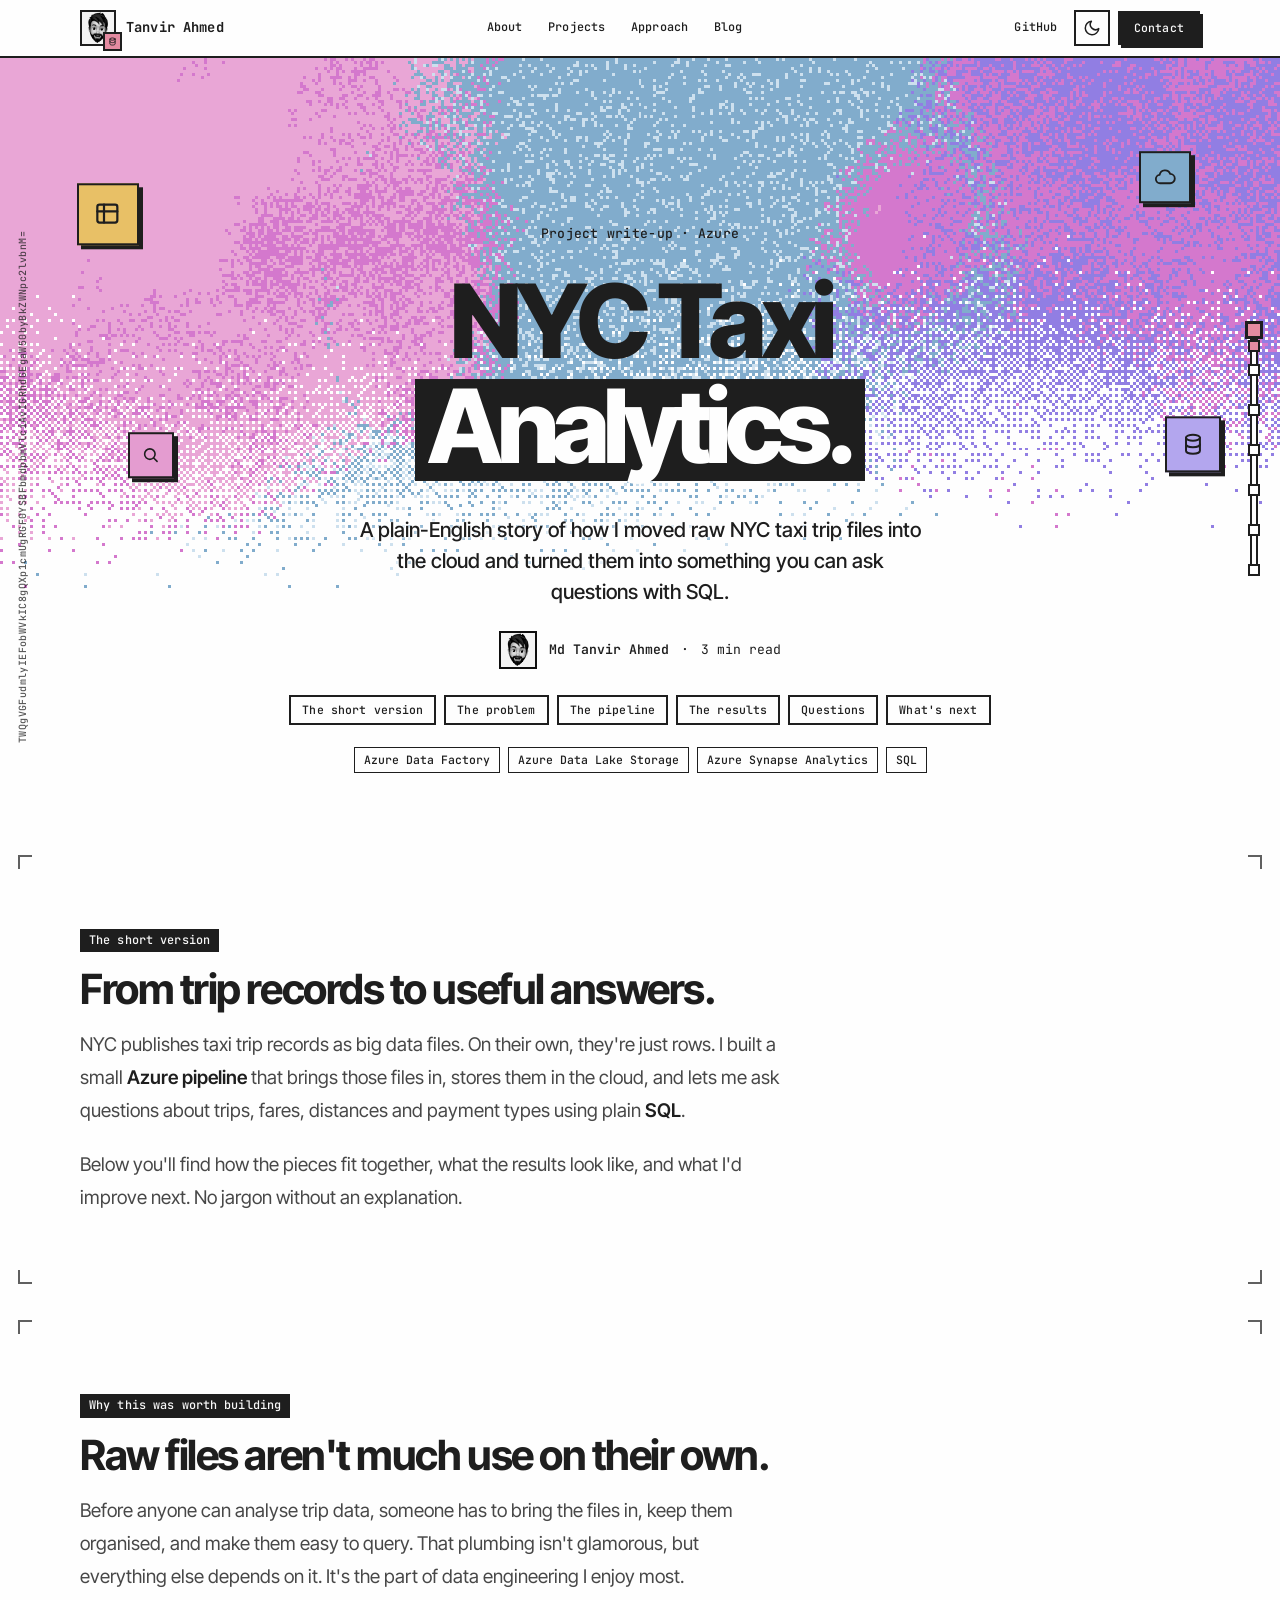
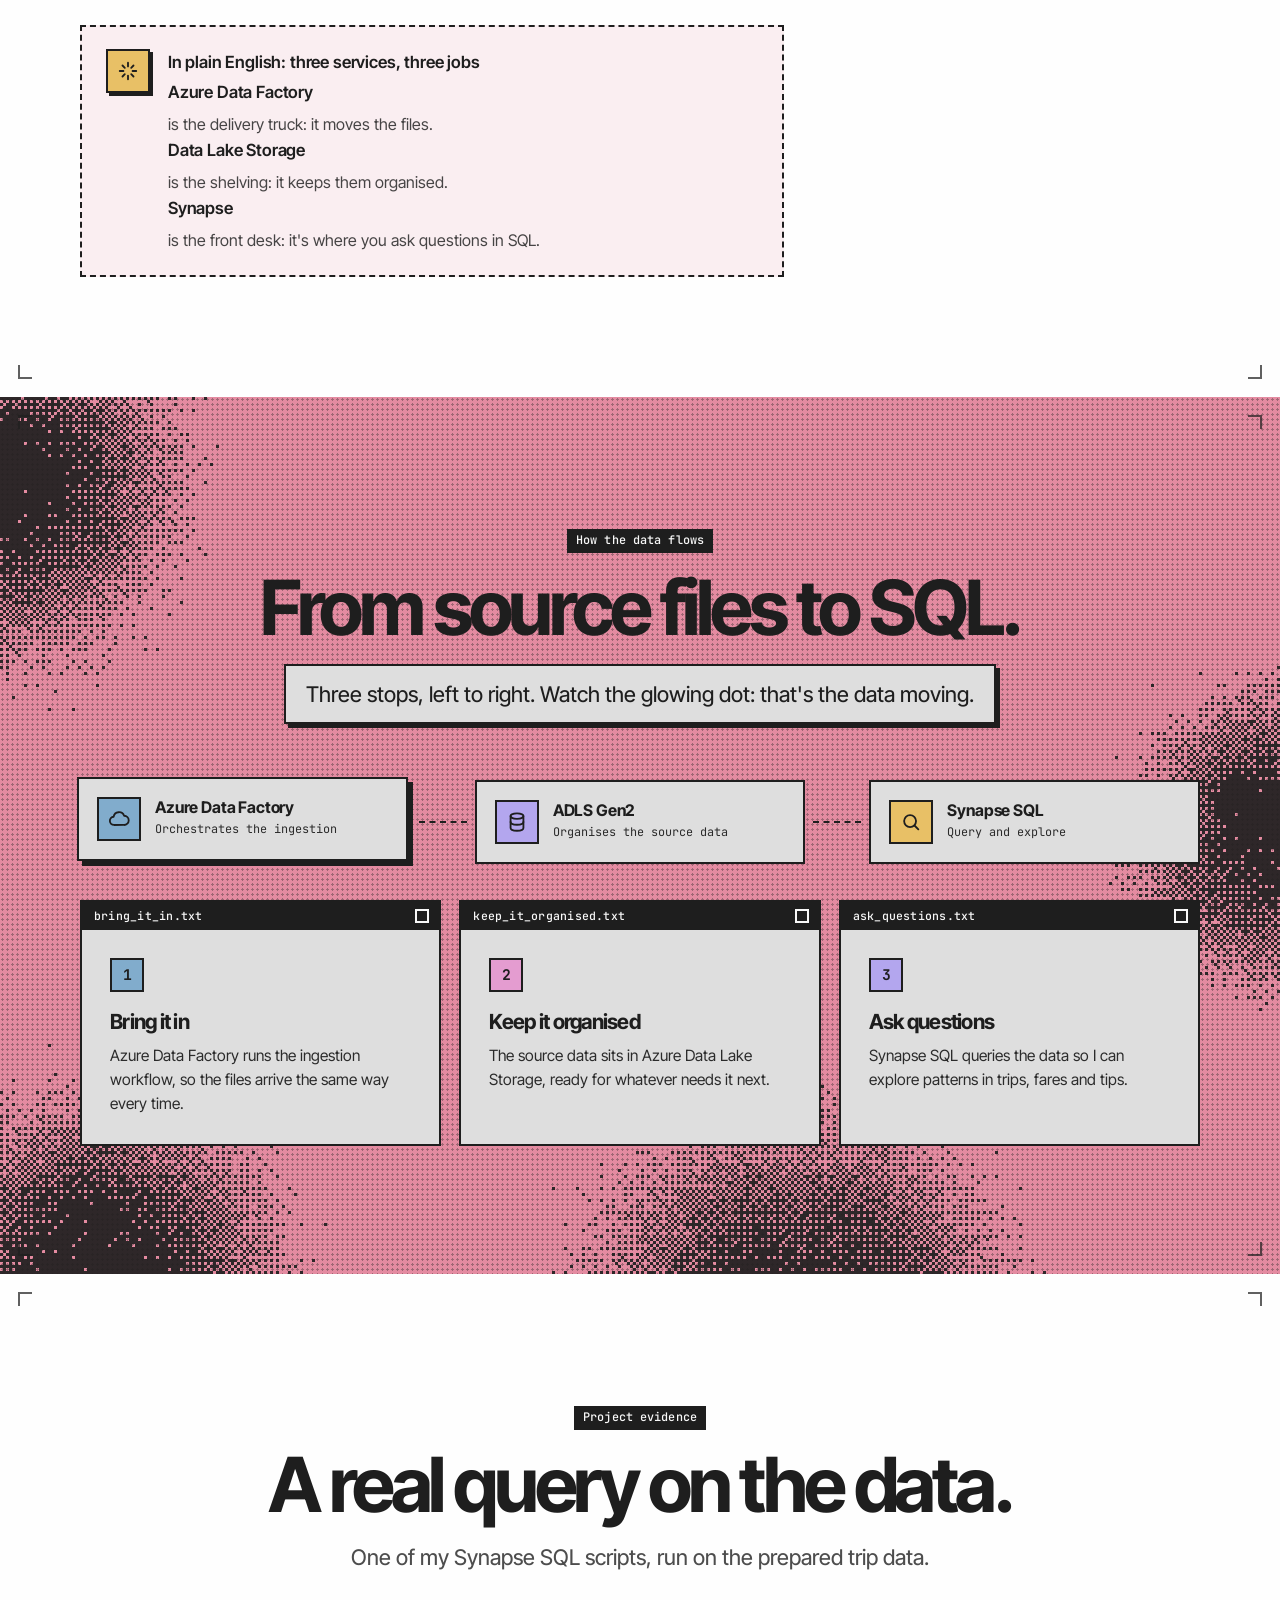
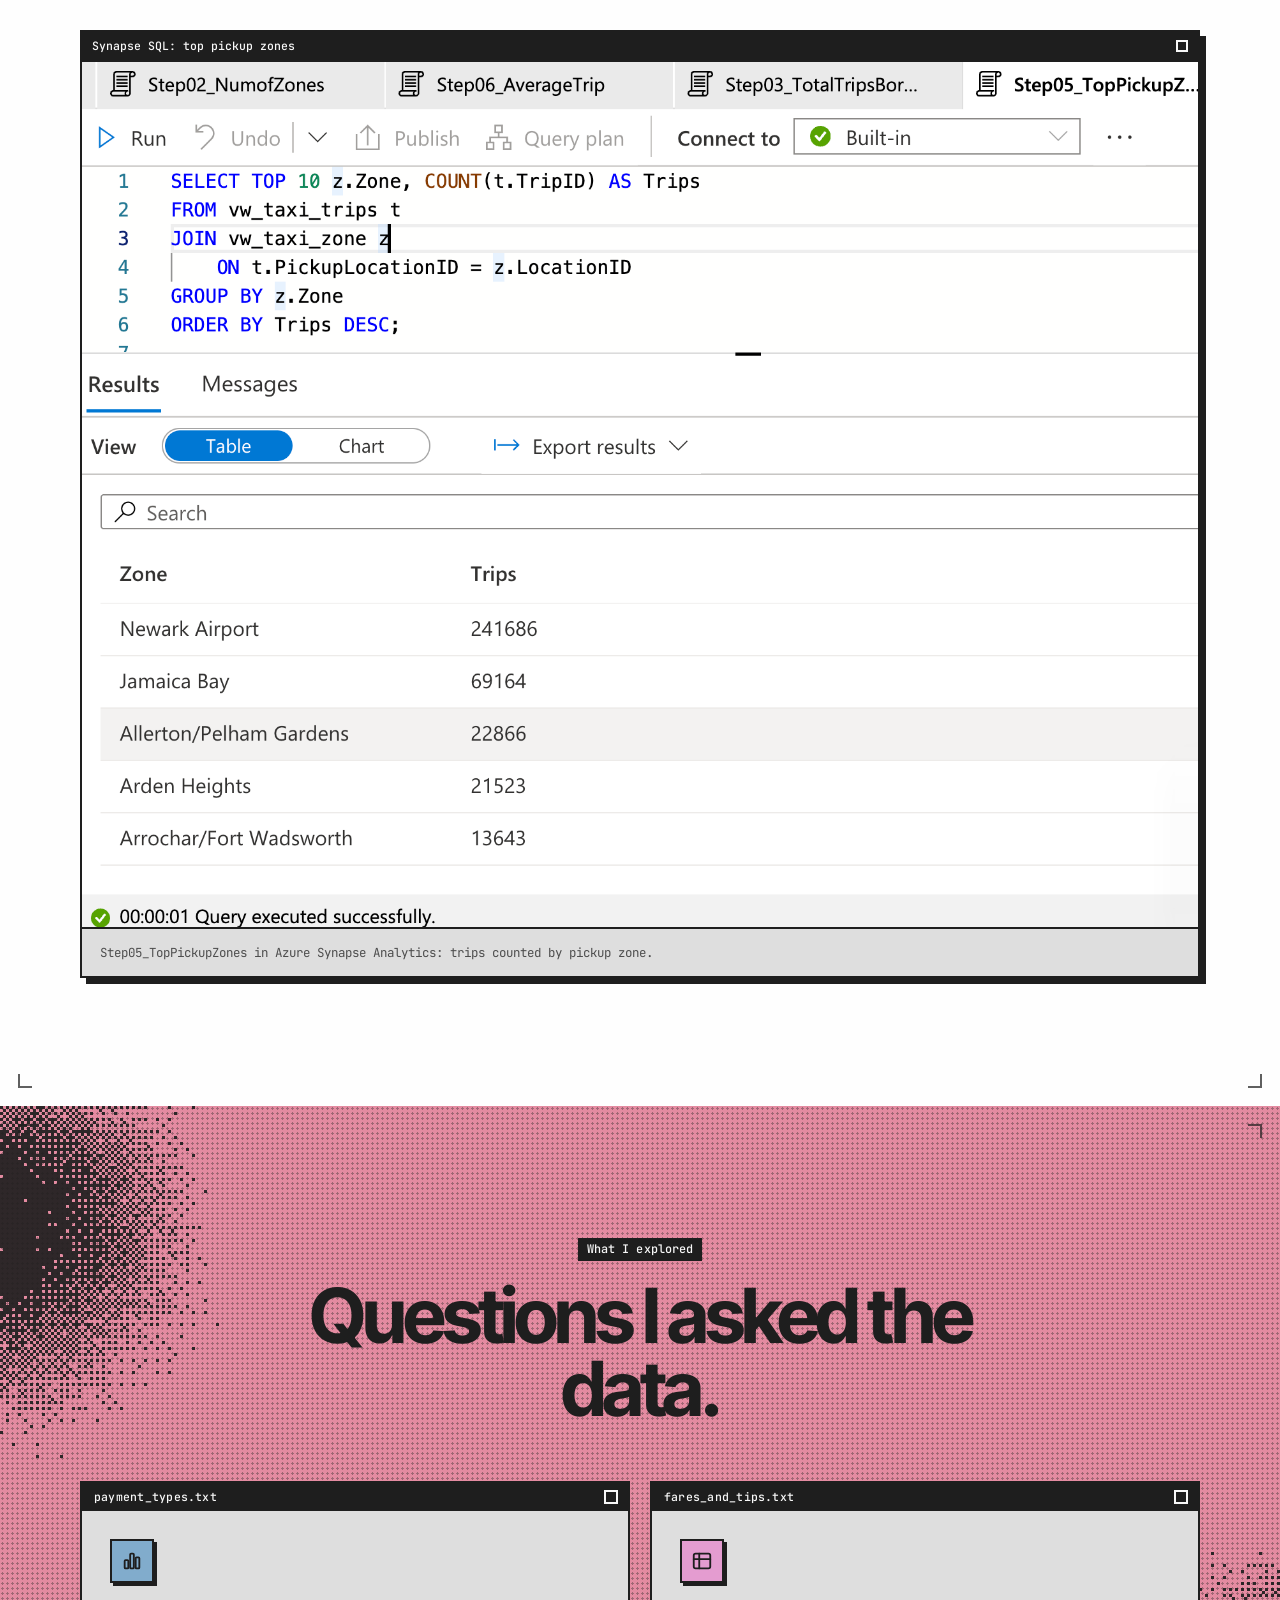
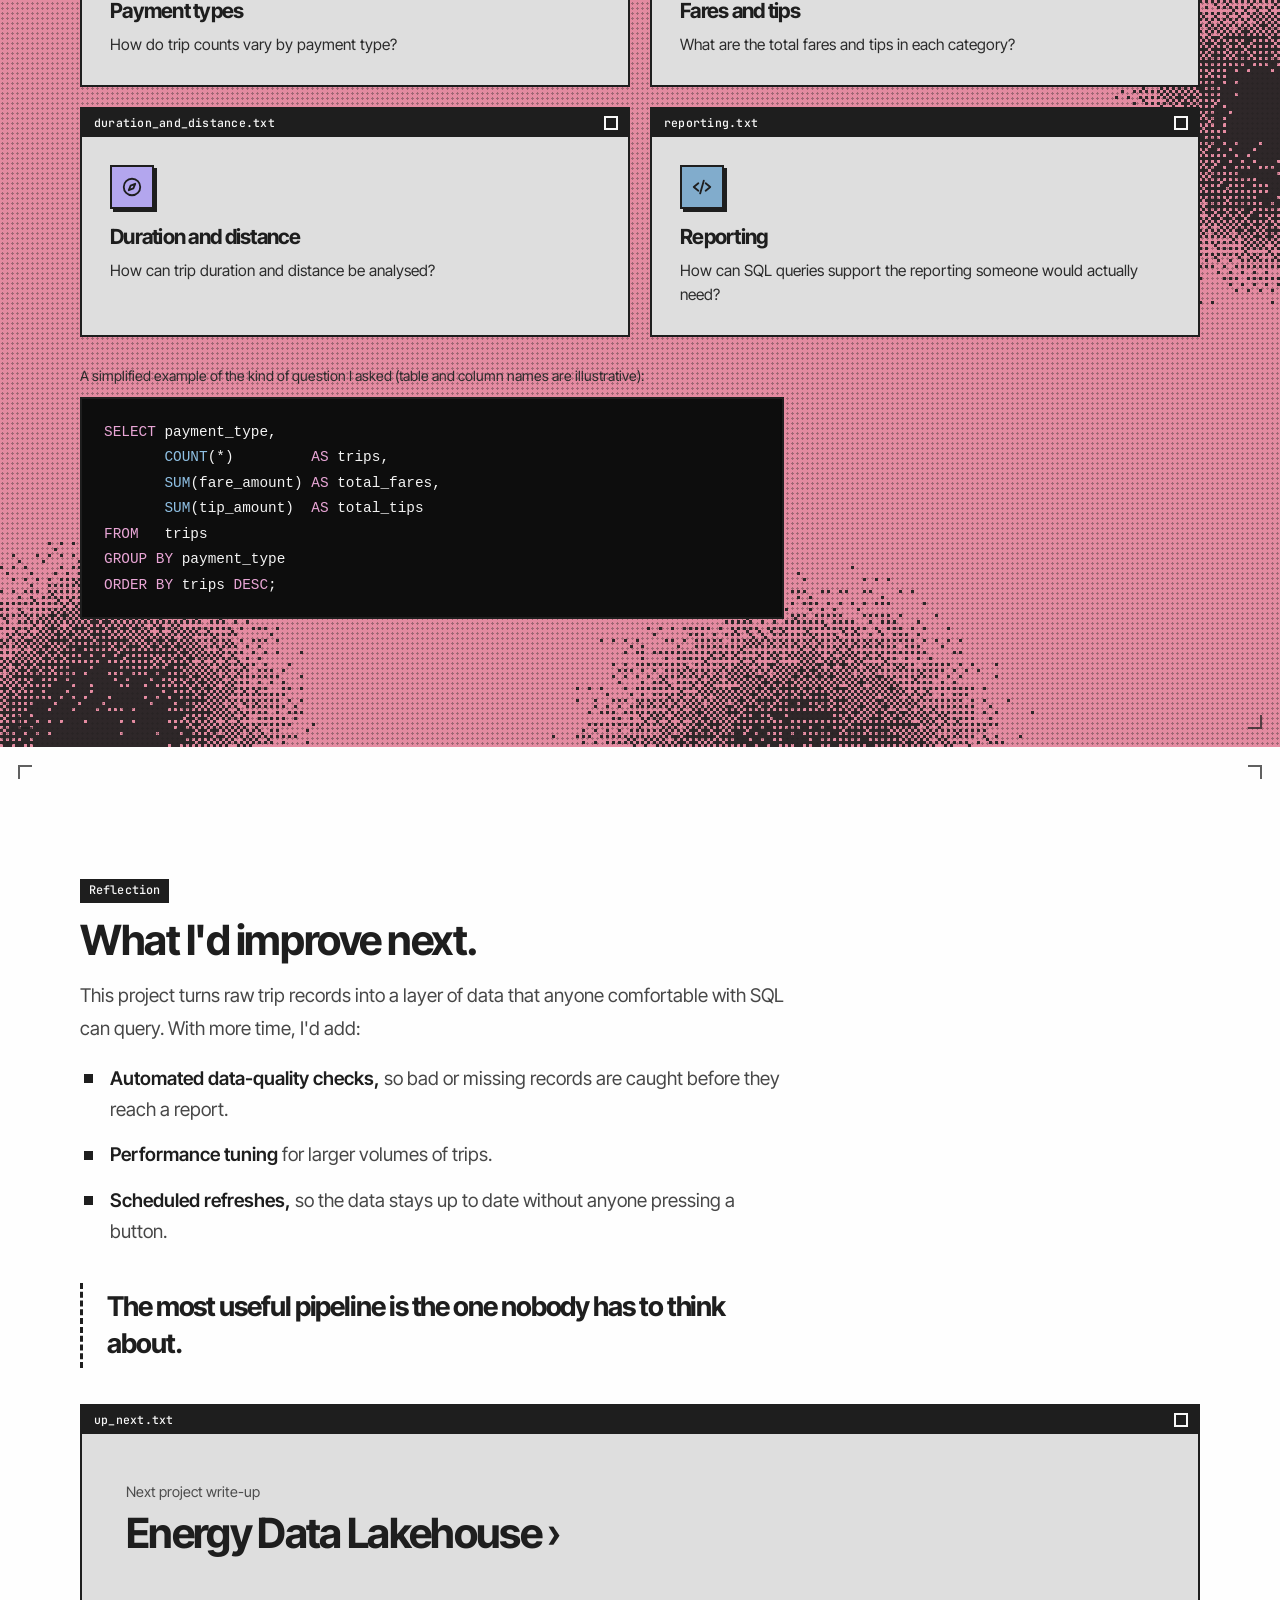
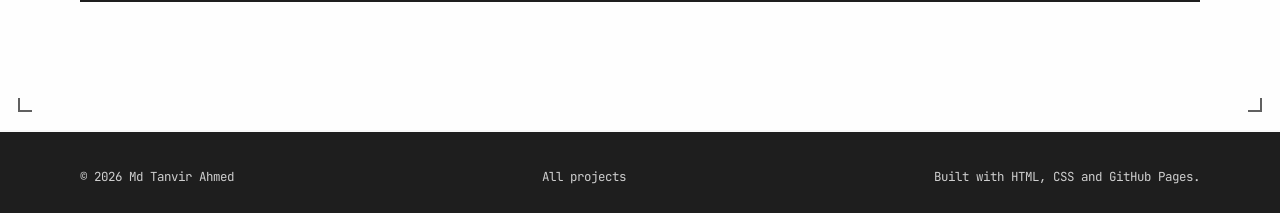
<file: case-studies/nyc-taxi.html>
<!DOCTYPE html>
<html lang="en">
<head>
    <meta charset="UTF-8">
    <meta name="viewport" content="width=device-width, initial-scale=1.0">

    <title>NYC Taxi Analytics | Md Tanvir Ahmed</title>
    <meta name="description"
          content="A plain-English write-up of an NYC taxi data project: ingestion with Azure Data Factory, storage in ADLS Gen2, and SQL analytics in Azure Synapse.">
    <meta name="theme-color" content="#fefefe">

    <!-- Site icon (the ?v=2 makes browsers fetch the new version) -->
    <link rel="icon" type="image/png" href="../images/favicon.png?v=2">
    <link rel="apple-touch-icon" href="../images/favicon.png?v=2">

    <link rel="preconnect" href="https://fonts.googleapis.com">
    <link rel="preconnect" href="https://fonts.gstatic.com" crossorigin>
    <link href="https://fonts.googleapis.com/css2?family=Inter+Tight:wght@400;500;600;700;800&family=JetBrains+Mono:wght@400;500;700&display=swap" rel="stylesheet">
    <link rel="stylesheet" href="../style.css">
    <script>
        /* Applies the saved theme before the page paints (no flash). First visit = light.
           To follow the visitor's system setting on a first visit, replace "dark" with:
           (matchMedia("(prefers-color-scheme: light)").matches ? "light" : "dark") */
        (function () {
            var root = document.documentElement, theme = null;
            root.classList.add("js");
            try { theme = localStorage.getItem("theme"); } catch (e) {}
            if (theme !== "light" && theme !== "dark") theme = "light";
            root.dataset.theme = theme;
        })();
    </script>
</head>

<body>
    <a class="skip-link" href="#main">Skip to content</a>

    <header class="site-header">
        <nav class="nav container" aria-label="Main navigation">
            <a class="logo" href="../index.html" aria-label="Md Tanvir Ahmed, home">
                <span class="logo-mark" aria-hidden="true">
                    <img src="../images/profile.jpg" alt="" width="34" height="34">
                    <svg class="logo-badge" viewBox="0 0 24 24" fill="none" stroke="currentColor" stroke-width="2.4" stroke-linecap="round" stroke-linejoin="round"><ellipse cx="12" cy="5.5" rx="7" ry="3"/><path d="M5 5.5v13c0 1.7 3.1 3 7 3s7-1.3 7-3v-13"/><path d="M5 12c0 1.7 3.1 3 7 3s7-1.3 7-3"/></svg>
                </span>
                <span class="logo-text">Tanvir Ahmed</span>
            </a>

            <div class="nav-links">
                <a class="nav-hide-sm" href="../index.html#about">About</a>
                <a href="../index.html#projects">Projects</a>
                <a class="nav-hide-sm" href="../index.html#approach">Approach</a>
                <a href="../blog/">Blog</a>
            </div>

            <div class="nav-actions">
                <a class="nav-ext" href="https://github.com/edutanvir"
                   target="_blank" rel="noopener noreferrer">GitHub</a>
                <button class="theme-toggle" type="button" data-theme-toggle aria-label="Switch to light theme" aria-pressed="false">
                    <svg class="ico ico-sun" aria-hidden="true"><use href="#i-sun"/></svg>
                    <svg class="ico ico-moon" aria-hidden="true"><use href="#i-moon"/></svg>
                </button>
                <a class="btn btn-primary btn-small" href="../contact.html">Contact</a>
            </div>
        </nav>
        <div class="scroll-progress" aria-hidden="true"></div>
    </header>

    <main id="main" data-post>
        <!-- HERO -->
        <section class="hero" id="top" data-rail="Intro">
            <div class="aurora" aria-hidden="true"><i></i><i></i><i></i><i></i></div>
            <div class="float-icons" aria-hidden="true">
                <span class="fi" style="--x:6%;--y:16%;--d:1.2;--c:#e8c066"><span class="fi-tile" style="--s:62px;--t:7s"><svg class="ico"><use href="#i-table"/></svg></span></span>
                <span class="fi" style="--x:89%;--y:12%;--d:0.8;--c:#81accc"><span class="fi-tile" style="--s:52px;--t:8s"><svg class="ico"><use href="#i-cloud"/></svg></span></span>
                <span class="fi" style="--x:91%;--y:46%;--d:1.4;--c:#b3a6ee"><span class="fi-tile" style="--s:56px;--t:6s"><svg class="ico"><use href="#i-db"/></svg></span></span>
                <span class="fi" style="--x:10%;--y:48%;--d:1;--c:#e49cd0"><span class="fi-tile" style="--s:46px;--t:9s"><svg class="ico"><use href="#i-search"/></svg></span></span>
            </div>

            <div class="container">
                <p class="kicker">Project write-up · Azure</p>

                <h1 class="display display--sm">
                    <span class="line">NYC Taxi</span>
                    <span class="line gradient-text">Analytics.</span>
                </h1>

                <p class="lead">
                    A plain-English story of how I moved raw NYC taxi trip files into
                    the cloud and turned them into something you can ask questions with SQL.
                </p>

                <div class="byline">
                    <img src="../images/profile.jpg" alt="Md Tanvir Ahmed" width="38" height="38">
                    <span><strong>Md Tanvir Ahmed</strong></span>
                    <span aria-hidden="true">·</span>
                    <span data-reading-time>A few minutes to read</span>
                </div>

                <nav class="toc" aria-label="In this write-up">
                    <a href="#story">The short version</a>
                    <a href="#why">The problem</a>
                    <a href="#journey">The pipeline</a>
                    <a href="#evidence">The results</a>
                    <a href="#questions">Questions</a>
                    <a href="#next">What's next</a>
                </nav>

                <ul class="tag-list" role="list">
                    <li>Azure Data Factory</li>
                    <li>Azure Data Lake Storage</li>
                    <li>Azure Synapse Analytics</li>
                    <li>SQL</li>
                </ul>
            </div>
        </section>

        <!-- THE SHORT VERSION -->
        <section class="section section--tight" id="story" data-rail="The short version">
            <div class="container">
                <div class="prose reveal">
                    <p class="kicker">The short version</p>
                    <h2>From trip records to useful answers.</h2>
                    <p>
                        NYC publishes taxi trip records as big data files. On their own,
                        they're just rows. I built a small <strong>Azure pipeline</strong>
                        that brings those files in, stores them in the cloud, and lets me
                        ask questions about trips, fares, distances and payment types
                        using plain <strong>SQL</strong>.
                    </p>
                    <p>
                        Below you'll find how the pieces fit together, what the results
                        look like, and what I'd improve next. No jargon without an
                        explanation.
                    </p>
                </div>
            </div>
        </section>

        <!-- THE PROBLEM -->
        <section class="section section--tight" id="why" data-rail="The problem">
            <div class="container">
                <div class="prose reveal">
                    <p class="kicker">Why this was worth building</p>
                    <h2>Raw files aren't much use on their own.</h2>
                    <p>
                        Before anyone can analyse trip data, someone has to bring the files
                        in, keep them organised, and make them easy to query. That plumbing
                        isn't glamorous, but everything else depends on it. It's the part of
                        data engineering I enjoy most.
                    </p>

                    <aside class="callout" style="--c1:#e8c066;--c2:#e49aa0">
                        <span class="icon-tile"><svg class="ico"><use href="#i-spark"/></svg></span>
                        <div>
                            <strong>In plain English: three services, three jobs</strong>
                            <p>
                                <strong>Azure Data Factory</strong> is the delivery truck: it moves
                                the files. <strong>Data Lake Storage</strong> is the shelving: it keeps
                                them organised. <strong>Synapse</strong> is the front desk: it's where
                                you ask questions in SQL.
                            </p>
                        </div>
                    </aside>
                </div>
            </div>
        </section>

        <!-- THE PIPELINE -->
        <section class="section section--light" id="journey" data-rail="The pipeline">
            <div class="container">
                <div class="section-head reveal">
                    <p class="kicker">How the data flows</p>
                    <h2>From source files to SQL.</h2>
                    <p class="lead">
                        Three stops, left to right. Watch the glowing dot: that's the data
                        moving.
                    </p>
                </div>

                <!-- TODO: add specifics (pipeline names, container layout, file formats,
                     serverless vs dedicated SQL pool). -->
                <div class="flow flow--wide reveal" data-flow role="img"
                     aria-label="Data flows from Azure Data Factory, into Azure Data Lake Storage, and on to Synapse SQL">
                    <div class="flow-node" style="--c1:#81accc;--c2:#a9cde6">
                        <span class="flow-ico"><svg class="ico"><use href="#i-cloud"/></svg></span>
                        <strong>Azure Data Factory</strong>
                        <span>Orchestrates the ingestion</span>
                    </div>
                    <div class="flow-link"></div>
                    <div class="flow-node" style="--c1:#b3a6ee;--c2:#e49cd0">
                        <span class="flow-ico"><svg class="ico"><use href="#i-db"/></svg></span>
                        <strong>ADLS Gen2</strong>
                        <span>Organises the source data</span>
                    </div>
                    <div class="flow-link"></div>
                    <div class="flow-node" style="--c1:#e8c066;--c2:#e49aa0">
                        <span class="flow-ico"><svg class="ico"><use href="#i-search"/></svg></span>
                        <strong>Synapse SQL</strong>
                        <span>Query and explore</span>
                    </div>
                </div>

                <div class="steps" data-stagger style="margin-top: 36px;">
                    <article class="card step">
                        <h3>Bring it in</h3>
                        <p>
                            Azure Data Factory runs the ingestion workflow, so the files
                            arrive the same way every time.
                        </p>
                    </article>

                    <article class="card step">
                        <h3>Keep it organised</h3>
                        <p>
                            The source data sits in Azure Data Lake Storage, ready for
                            whatever needs it next.
                        </p>
                    </article>

                    <article class="card step">
                        <h3>Ask questions</h3>
                        <p>
                            Synapse SQL queries the data so I can explore patterns in
                            trips, fares and tips.
                        </p>
                    </article>
                </div>
            </div>
        </section>

        <!-- THE RESULTS -->
        <section class="section" id="evidence" data-rail="The results">
            <div class="container">
                <div class="section-head reveal">
                    <p class="kicker">Project evidence</p>
                    <h2>A real query on the data.</h2>
                    <p class="lead">
                        One of my Synapse SQL scripts, run on the prepared trip data.
                    </p>
                </div>

                <div class="reveal">
                    <figure class="browser" data-tilt>
                        <div class="browser-bar" aria-hidden="true">
                            <i></i><i></i><i></i><span>Synapse SQL: top pickup zones</span>
                        </div>
                        <img src="../images/nyc-taxi-top-pickup-zones.png"
                             alt="Azure Synapse Analytics SQL script named Step05_TopPickupZones. The query joins taxi trips to taxi zones, counts trips per pickup zone and sorts them from most to fewest. The results table below it lists zones with their trip counts."
                             loading="lazy">
                        <figcaption>
                            Step05_TopPickupZones in Azure Synapse Analytics: trips counted by pickup zone.
                        </figcaption>
                    </figure>
                </div>
            </div>
        </section>

        <!-- QUESTIONS -->
        <section class="section section--light" id="questions" data-rail="Questions">
            <div class="container">
                <div class="section-head reveal">
                    <p class="kicker">What I explored</p>
                    <h2>Questions I asked the data.</h2>
                </div>

                <!-- TODO: keep only the questions you answered with real queries. -->
                <div class="grid-2" data-stagger>
                    <article class="card">
                        <span class="icon-tile"><svg class="ico"><use href="#i-chart"/></svg></span>
                        <h3>Payment types</h3>
                        <p>How do trip counts vary by payment type?</p>
                    </article>

                    <article class="card">
                        <span class="icon-tile"><svg class="ico"><use href="#i-table"/></svg></span>
                        <h3>Fares and tips</h3>
                        <p>What are the total fares and tips in each category?</p>
                    </article>

                    <article class="card">
                        <span class="icon-tile"><svg class="ico"><use href="#i-compass"/></svg></span>
                        <h3>Duration and distance</h3>
                        <p>How can trip duration and distance be analysed?</p>
                    </article>

                    <article class="card">
                        <span class="icon-tile"><svg class="ico"><use href="#i-code"/></svg></span>
                        <h3>Reporting</h3>
                        <p>How can SQL queries support the reporting someone would actually need?</p>
                    </article>
                </div>

                <div class="code-wrap reveal">
                    <!-- TODO: replace this with one of your real queries. The names below are illustrative. -->
                    <p class="code-note">
                        A simplified example of the kind of question I asked (table and column
                        names are illustrative):
                    </p>
<pre class="code"><code><span class="k">SELECT</span> payment_type,
       <span class="f">COUNT</span>(*)         <span class="k">AS</span> trips,
       <span class="f">SUM</span>(fare_amount) <span class="k">AS</span> total_fares,
       <span class="f">SUM</span>(tip_amount)  <span class="k">AS</span> total_tips
<span class="k">FROM</span>   trips
<span class="k">GROUP BY</span> payment_type
<span class="k">ORDER BY</span> trips <span class="k">DESC</span>;</code></pre>
                </div>
            </div>
        </section>

        <!-- WHAT'S NEXT -->
        <section class="section" id="next" data-rail="What's next">
            <div class="container">
                <div class="prose reveal">
                    <p class="kicker">Reflection</p>
                    <h2>What I'd improve next.</h2>
                    <p>
                        This project turns raw trip records into a layer of data that
                        anyone comfortable with SQL can query. With more time, I'd add:
                    </p>
                    <ul>
                        <li>
                            <strong>Automated data-quality checks,</strong> so bad or missing
                            records are caught before they reach a report.
                        </li>
                        <li>
                            <strong>Performance tuning</strong> for larger volumes of trips.
                        </li>
                        <li>
                            <strong>Scheduled refreshes,</strong> so the data stays up to date
                            without anyone pressing a button.
                        </li>
                    </ul>
                    <!-- TODO: add measured results (run times, row counts, cost) and the biggest
                         challenge you hit, if you have them. -->

                    <blockquote class="pullquote">
                        The most useful pipeline is the one nobody has to think about.
                    </blockquote>
                </div>

                <a class="card next-case reveal" href="energy-data-lakehouse.html">
                    <small>Next project write-up</small>
                    <strong>Energy Data Lakehouse <span class="link-arrow"></span></strong>
                </a>
            </div>
        </section>
    </main>

    <footer class="site-footer">
        <div class="container footer-inner">
            <p>© 2026 Md Tanvir Ahmed</p>
            <a href="../index.html#projects">All projects</a>
            <p>Built with HTML, CSS and GitHub Pages.</p>
        </div>
    </footer>

    <script src="../script.js"></script>
</body>
</html>
</file>
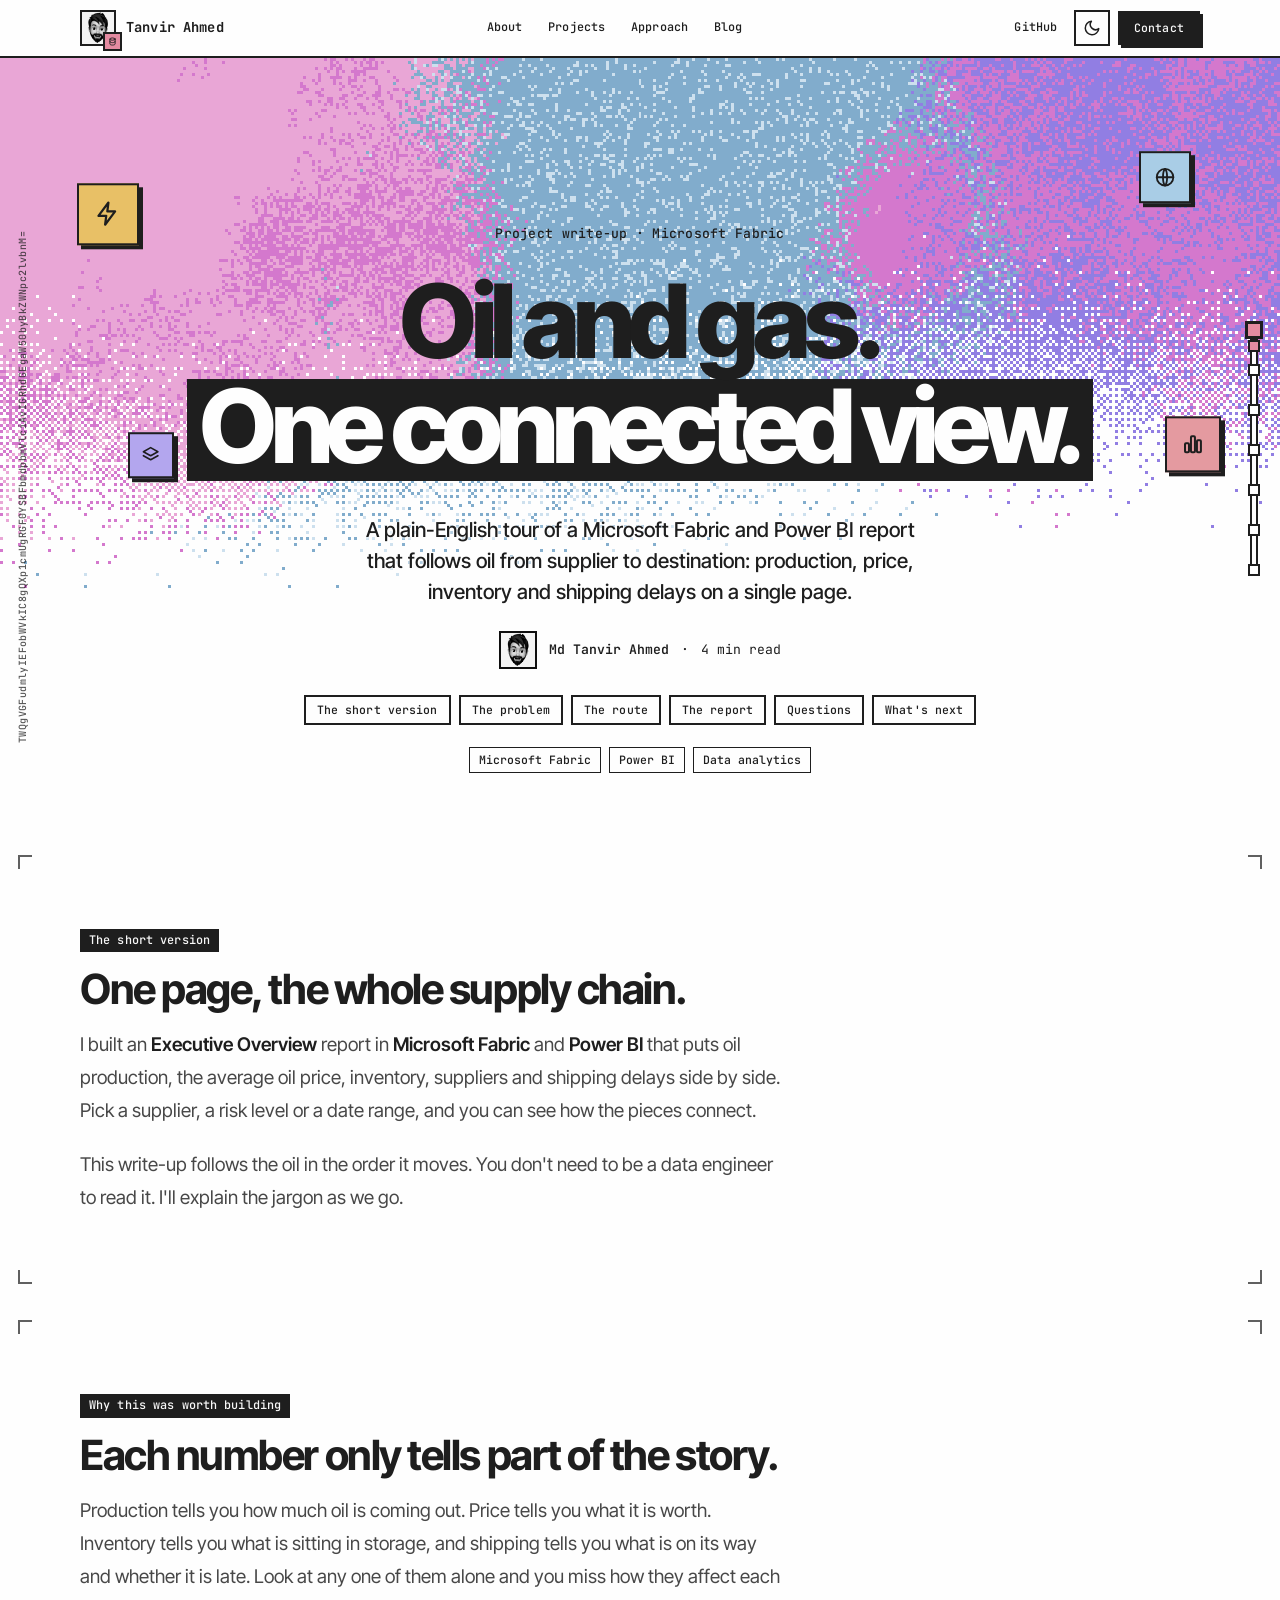
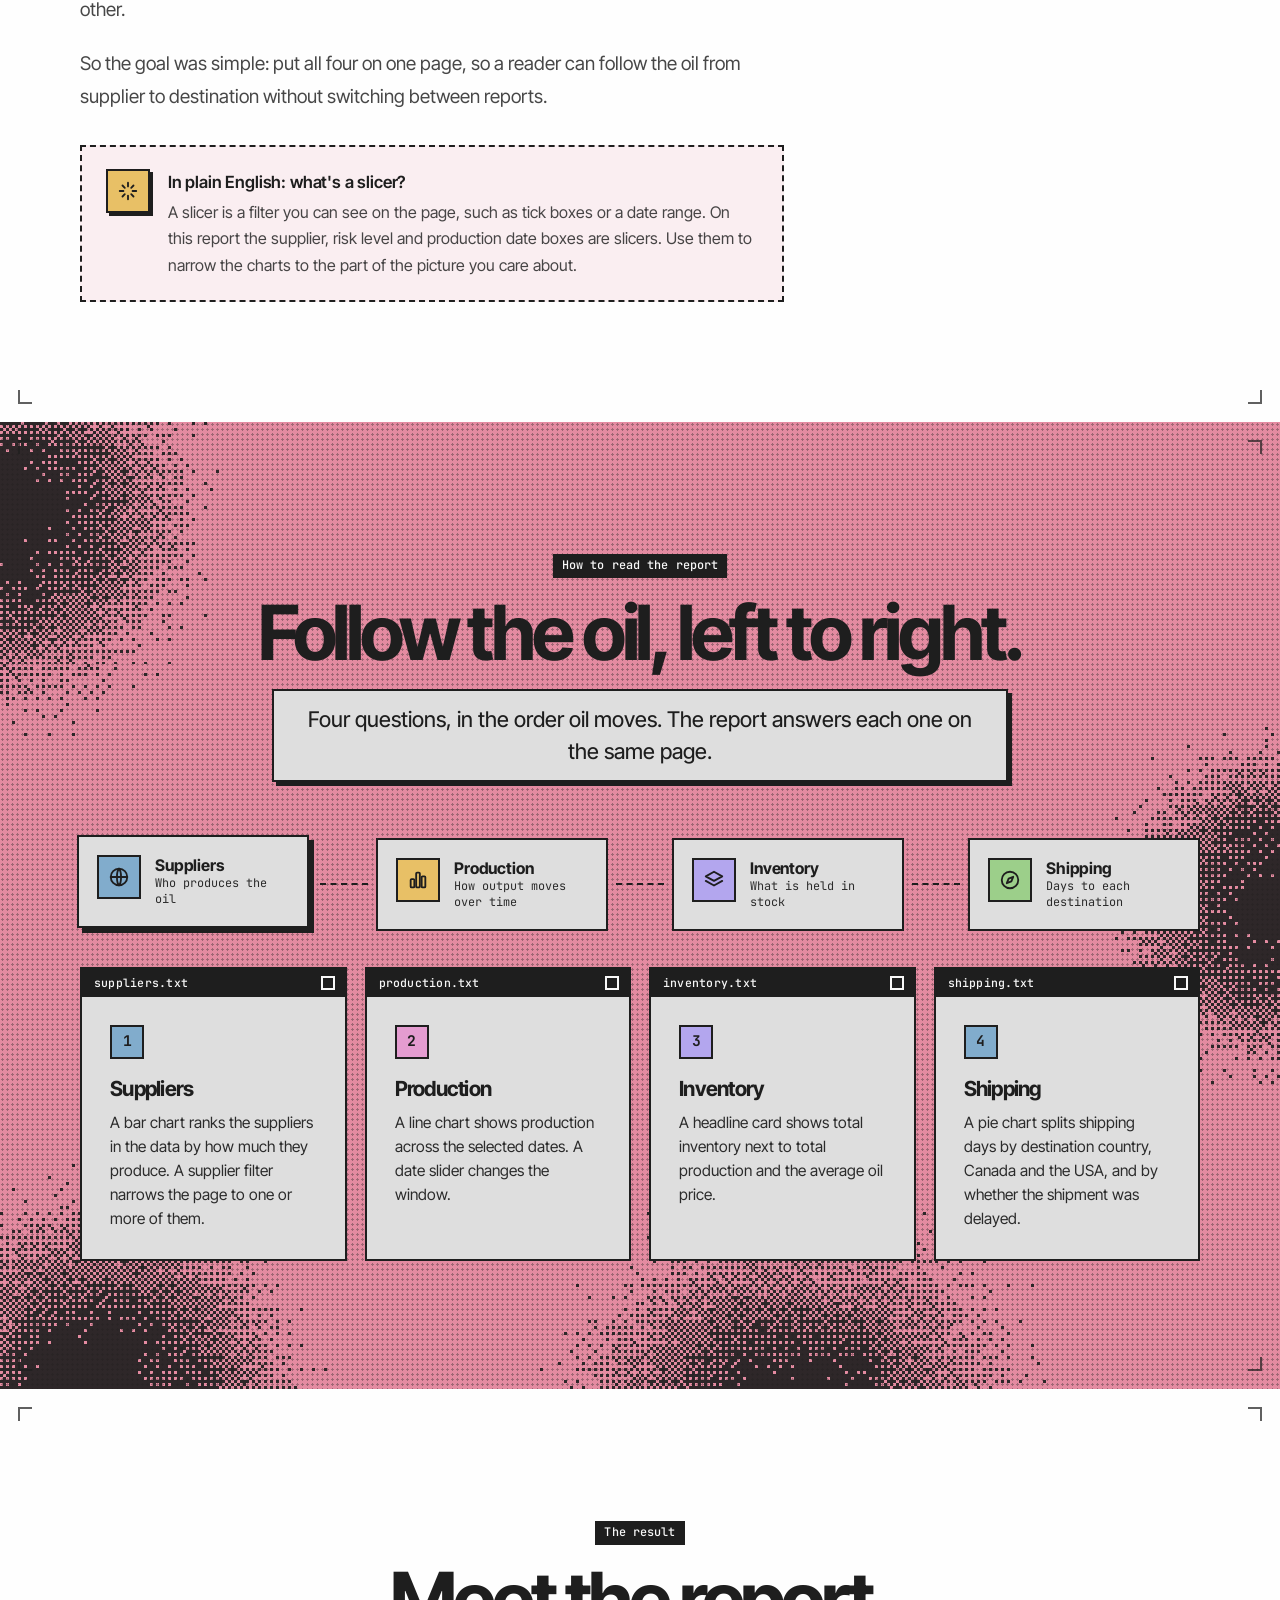
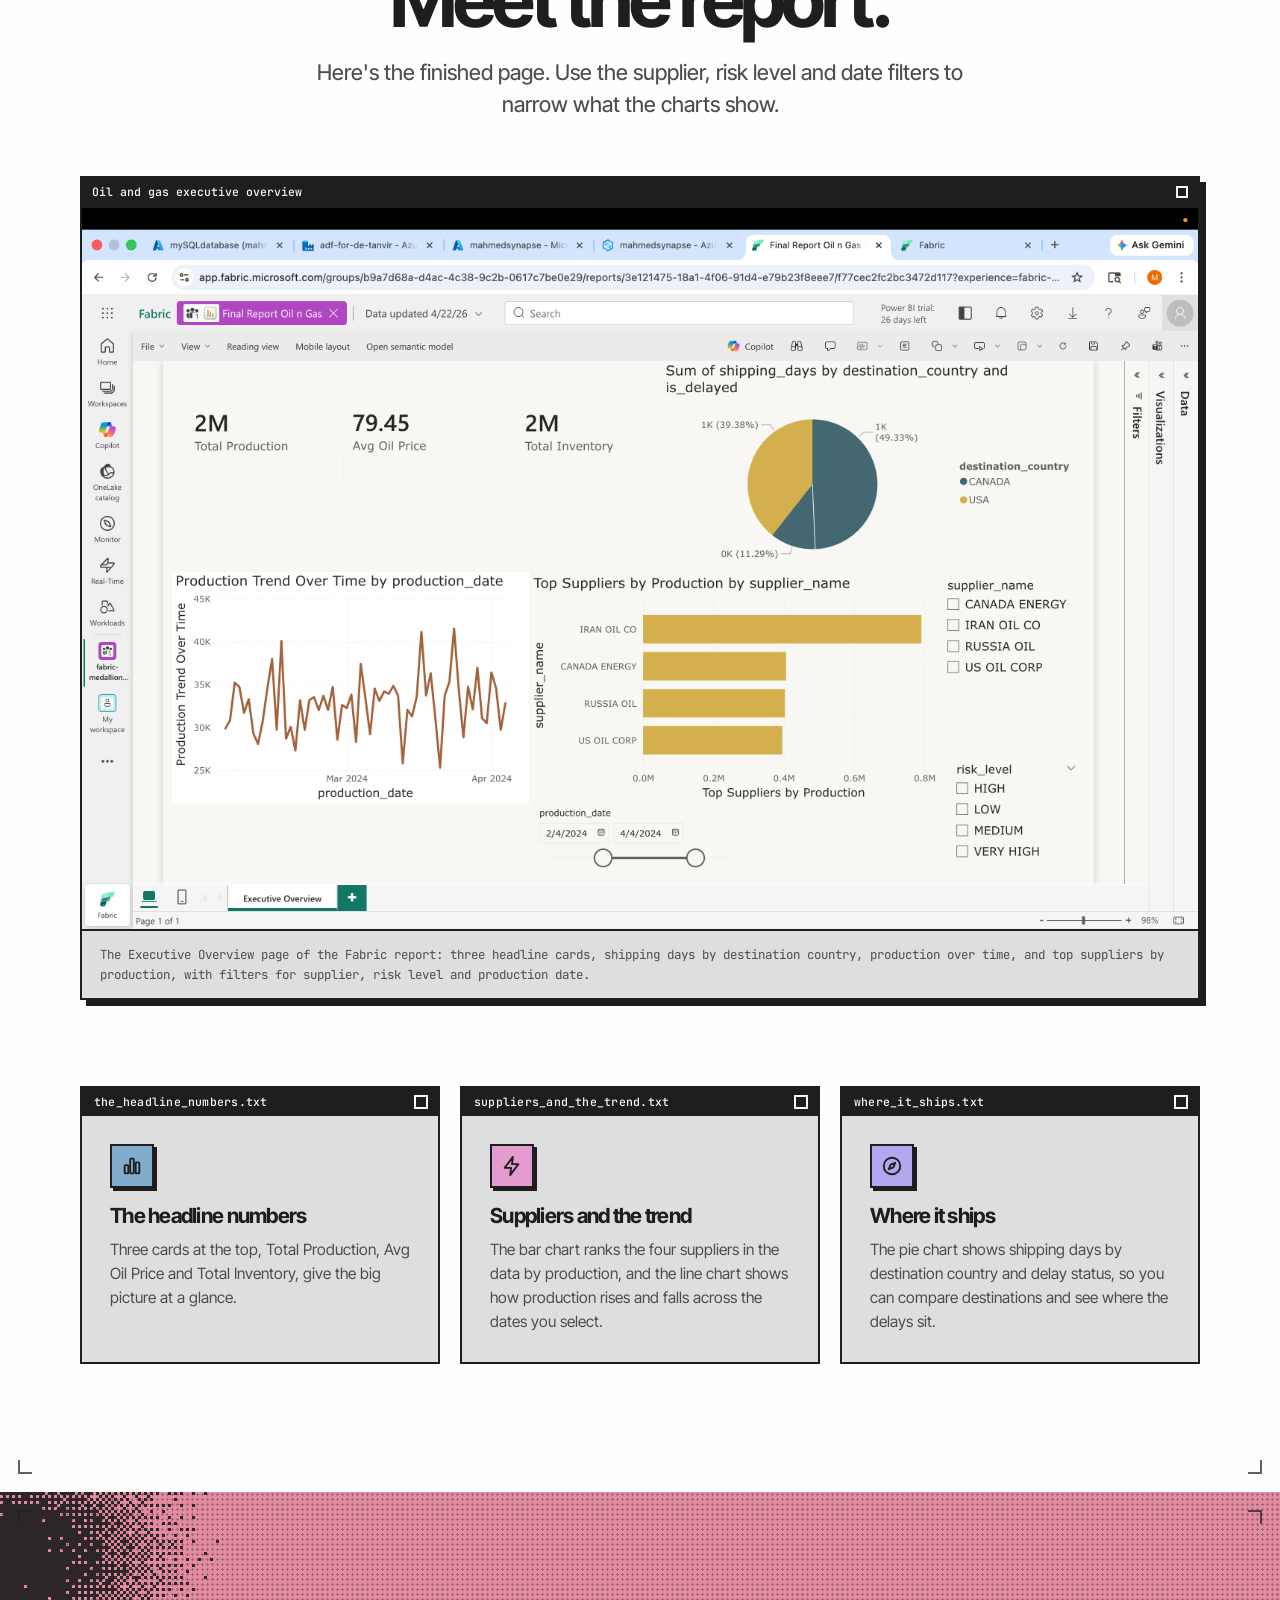
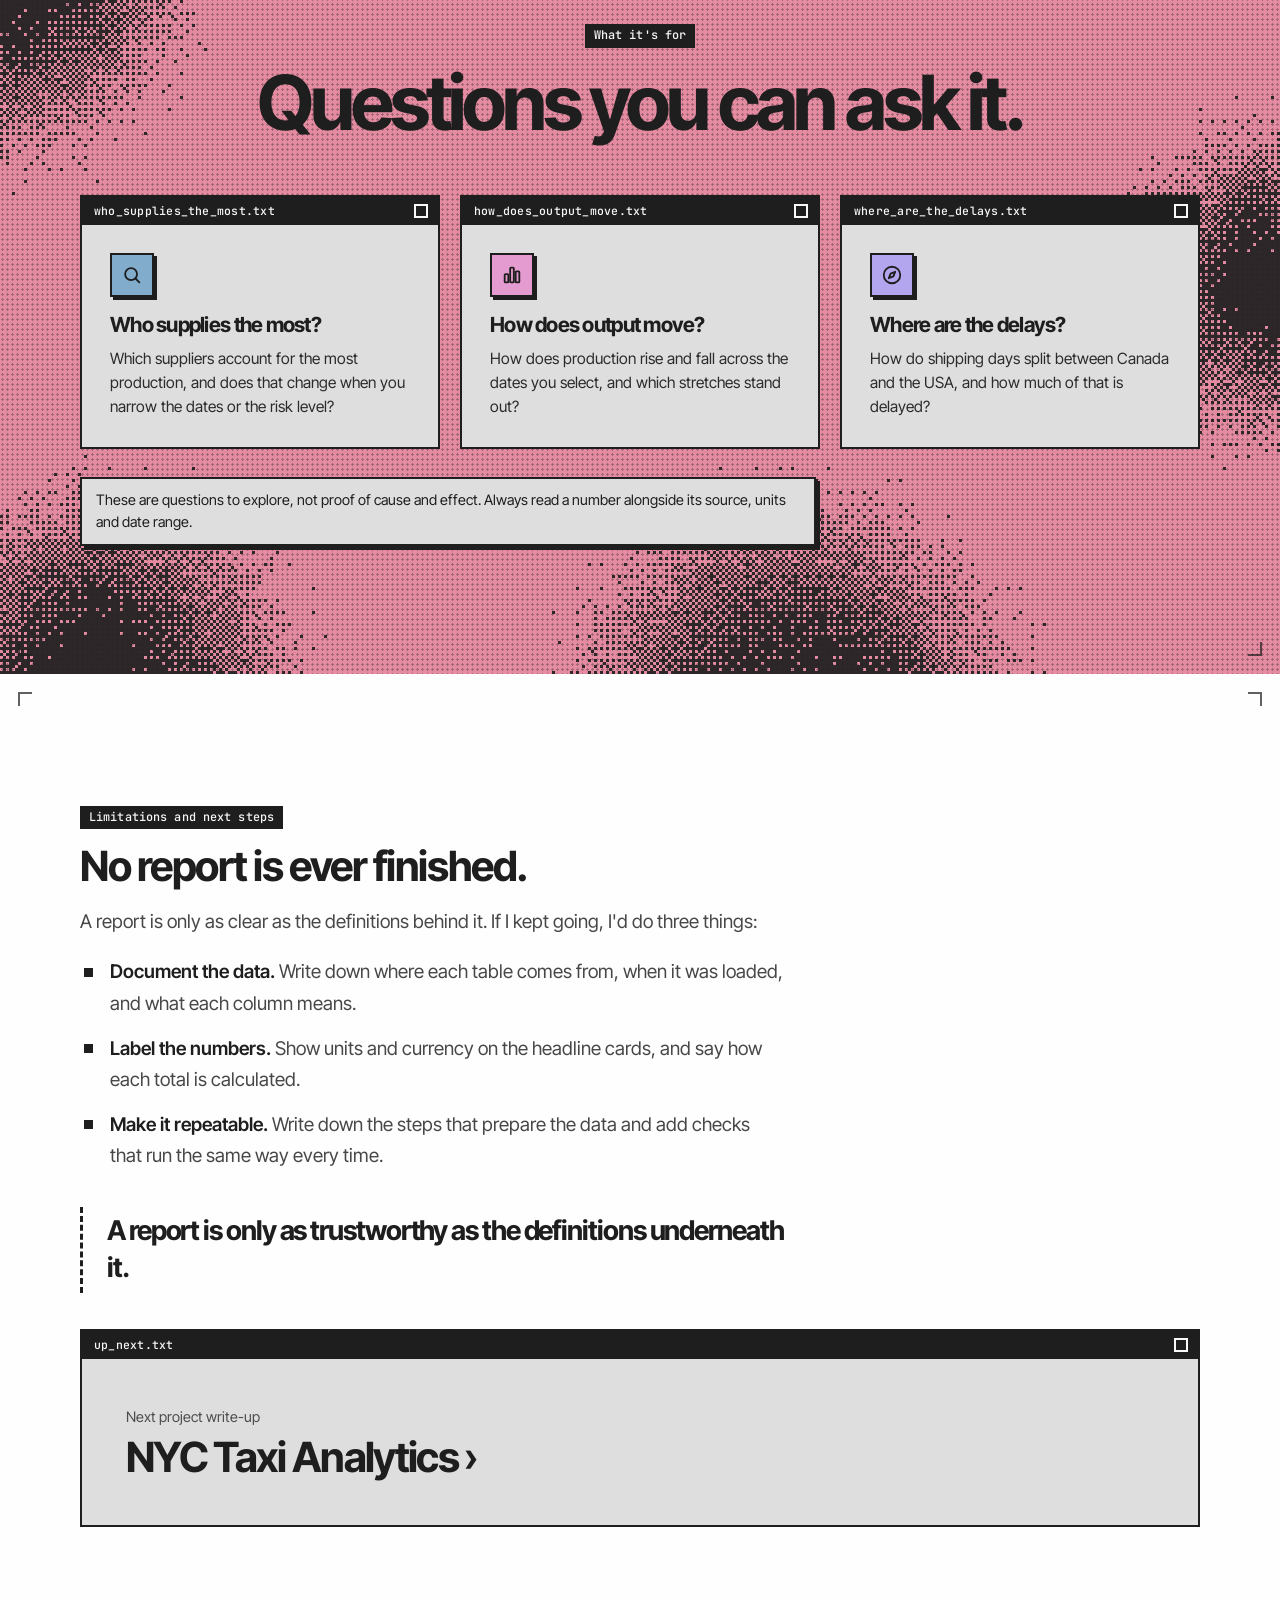
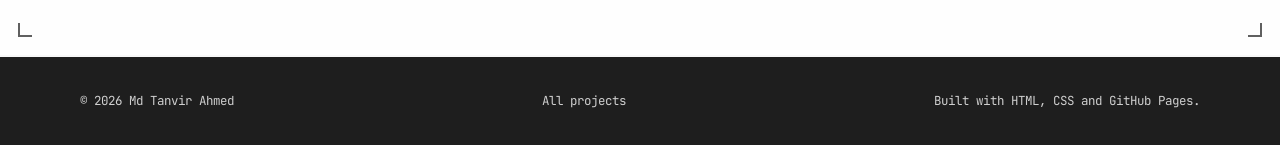
<file: case-studies/oil-gas-analytics.html>
<!DOCTYPE html>
<html lang="en">
<head>
    <meta charset="UTF-8">
    <meta name="viewport" content="width=device-width, initial-scale=1.0">

    <title>Oil &amp; Gas Analytics | Md Tanvir Ahmed</title>
    <meta name="description"
          content="A plain-English write-up of an oil and gas report built with Microsoft Fabric and Power BI: production, prices, inventory, suppliers and shipping delays on one page.">
    <meta name="theme-color" content="#fefefe">

    <!-- Site icon (the ?v=2 makes browsers fetch the new version) -->
    <link rel="icon" type="image/png" href="../images/favicon.png?v=2">
    <link rel="apple-touch-icon" href="../images/favicon.png?v=2">

    <link rel="preconnect" href="https://fonts.googleapis.com">
    <link rel="preconnect" href="https://fonts.gstatic.com" crossorigin>
    <link href="https://fonts.googleapis.com/css2?family=Inter+Tight:wght@400;500;600;700;800&family=JetBrains+Mono:wght@400;500;700&display=swap" rel="stylesheet">
    <link rel="stylesheet" href="../style.css">
    <script>
        /* Applies the saved theme before the page paints (no flash). First visit = light.
           To follow the visitor's system setting on a first visit, replace "dark" with:
           (matchMedia("(prefers-color-scheme: light)").matches ? "light" : "dark") */
        (function () {
            var root = document.documentElement, theme = null;
            root.classList.add("js");
            try { theme = localStorage.getItem("theme"); } catch (e) {}
            if (theme !== "light" && theme !== "dark") theme = "light";
            root.dataset.theme = theme;
        })();
    </script>
</head>

<body>
    <a class="skip-link" href="#main">Skip to content</a>

    <header class="site-header">
        <nav class="nav container" aria-label="Main navigation">
            <a class="logo" href="../index.html" aria-label="Md Tanvir Ahmed, home">
                <span class="logo-mark" aria-hidden="true">
                    <img src="../images/profile.jpg" alt="" width="34" height="34">
                    <svg class="logo-badge" viewBox="0 0 24 24" fill="none" stroke="currentColor" stroke-width="2.4" stroke-linecap="round" stroke-linejoin="round"><ellipse cx="12" cy="5.5" rx="7" ry="3"/><path d="M5 5.5v13c0 1.7 3.1 3 7 3s7-1.3 7-3v-13"/><path d="M5 12c0 1.7 3.1 3 7 3s7-1.3 7-3"/></svg>
                </span>
                <span class="logo-text">Tanvir Ahmed</span>
            </a>

            <div class="nav-links">
                <a class="nav-hide-sm" href="../index.html#about">About</a>
                <a href="../index.html#projects">Projects</a>
                <a class="nav-hide-sm" href="../index.html#approach">Approach</a>
                <a href="../blog/">Blog</a>
            </div>

            <div class="nav-actions">
                <a class="nav-ext" href="https://github.com/edutanvir"
                   target="_blank" rel="noopener noreferrer">GitHub</a>
                <button class="theme-toggle" type="button" data-theme-toggle aria-label="Switch to light theme" aria-pressed="false">
                    <svg class="ico ico-sun" aria-hidden="true"><use href="#i-sun"/></svg>
                    <svg class="ico ico-moon" aria-hidden="true"><use href="#i-moon"/></svg>
                </button>
                <a class="btn btn-primary btn-small" href="../contact.html">Contact</a>
            </div>
        </nav>
        <div class="scroll-progress" aria-hidden="true"></div>
    </header>

    <main id="main" data-post>
        <!-- HERO -->
        <section class="hero" id="top" data-rail="Intro">
            <div class="aurora" aria-hidden="true"><i></i><i></i><i></i><i></i></div>
            <div class="float-icons" aria-hidden="true">
                <span class="fi" style="--x:6%;--y:16%;--d:1.2;--c:#e8c066"><span class="fi-tile" style="--s:62px;--t:7s"><svg class="ico"><use href="#i-bolt"/></svg></span></span>
                <span class="fi" style="--x:89%;--y:12%;--d:0.8;--c:#a9cde6"><span class="fi-tile" style="--s:52px;--t:8s"><svg class="ico"><use href="#i-globe"/></svg></span></span>
                <span class="fi" style="--x:91%;--y:46%;--d:1.4;--c:#e49aa0"><span class="fi-tile" style="--s:56px;--t:6s"><svg class="ico"><use href="#i-chart"/></svg></span></span>
                <span class="fi" style="--x:10%;--y:48%;--d:1;--c:#b3a6ee"><span class="fi-tile" style="--s:46px;--t:9s"><svg class="ico"><use href="#i-layers"/></svg></span></span>
            </div>

            <div class="container">
                <p class="kicker">Project write-up · Microsoft Fabric</p>

                <h1 class="display display--sm">
                    <span class="line">Oil and gas.</span>
                    <span class="line gradient-text">One connected view.</span>
                </h1>

                <p class="lead">
                    A plain-English tour of a Microsoft Fabric and Power BI report that
                    follows oil from supplier to destination: production, price,
                    inventory and shipping delays on a single page.
                </p>

                <div class="byline">
                    <img src="../images/profile.jpg" alt="Md Tanvir Ahmed" width="38" height="38">
                    <span><strong>Md Tanvir Ahmed</strong></span>
                    <span aria-hidden="true">·</span>
                    <span data-reading-time>A few minutes to read</span>
                </div>

                <nav class="toc" aria-label="In this write-up">
                    <a href="#story">The short version</a>
                    <a href="#why">The problem</a>
                    <a href="#journey">The route</a>
                    <a href="#dashboard">The report</a>
                    <a href="#questions">Questions</a>
                    <a href="#next">What's next</a>
                </nav>

                <ul class="tag-list" role="list">
                    <li>Microsoft Fabric</li>
                    <li>Power BI</li>
                    <li>Data analytics</li>
                </ul>
            </div>
        </section>

        <!-- THE SHORT VERSION -->
        <section class="section section--tight" id="story" data-rail="The short version">
            <div class="container">
                <div class="prose reveal">
                    <p class="kicker">The short version</p>
                    <h2>One page, the whole supply chain.</h2>
                    <p>
                        I built an <strong>Executive Overview</strong> report in
                        <strong>Microsoft Fabric</strong> and <strong>Power BI</strong>
                        that puts oil production, the average oil price, inventory,
                        suppliers and shipping delays side by side. Pick a supplier, a
                        risk level or a date range, and you can see how the pieces
                        connect.
                    </p>
                    <p>
                        This write-up follows the oil in the order it moves. You don't
                        need to be a data engineer to read it. I'll explain the jargon
                        as we go.
                    </p>
                </div>
            </div>
        </section>

        <!-- THE PROBLEM -->
        <section class="section section--tight" id="why" data-rail="The problem">
            <div class="container">
                <div class="prose reveal">
                    <p class="kicker">Why this was worth building</p>
                    <h2>Each number only tells part of the story.</h2>
                    <p>
                        Production tells you how much oil is coming out. Price tells you
                        what it is worth. Inventory tells you what is sitting in storage,
                        and shipping tells you what is on its way and whether it is late.
                        Look at any one of them alone and you miss how they affect each
                        other.
                    </p>
                    <p>
                        So the goal was simple: put all four on one page, so a reader can
                        follow the oil from supplier to destination without switching
                        between reports.
                    </p>

                    <aside class="callout" style="--c1:#e8c066;--c2:#e49aa0">
                        <span class="icon-tile"><svg class="ico"><use href="#i-spark"/></svg></span>
                        <div>
                            <strong>In plain English: what's a slicer?</strong>
                            <p>
                                A slicer is a filter you can see on the page, such as tick
                                boxes or a date range. On this report the supplier, risk
                                level and production date boxes are slicers. Use them to
                                narrow the charts to the part of the picture you care about.
                            </p>
                        </div>
                    </aside>
                </div>
            </div>
        </section>

        <!-- THE ROUTE -->
        <section class="section section--light" id="journey" data-rail="The route">
            <div class="container">
                <div class="section-head reveal">
                    <p class="kicker">How to read the report</p>
                    <h2>Follow the oil, left to right.</h2>
                    <p class="lead">
                        Four questions, in the order oil moves. The report answers each
                        one on the same page.
                    </p>
                </div>

                <!-- TODO (Tanvir): this section describes the report, not the pipeline behind it.
                     When you are ready, add a second diagram or a short list covering where the
                     data came from, which tables or notebooks prepare it in Fabric, and how the
                     Power BI model reads them. The Fabric workspace in the screenshot is named
                     "fabric-medallion…". If it follows a Bronze/Silver/Gold layout, say so here. -->
                <div class="flow flow--wide reveal" data-flow role="img"
                     aria-label="The report follows oil from suppliers, through production and inventory, to shipping">
                    <div class="flow-node" style="--c1:#81accc;--c2:#a9cde6">
                        <span class="flow-ico"><svg class="ico"><use href="#i-globe"/></svg></span>
                        <strong>Suppliers</strong>
                        <span>Who produces the oil</span>
                    </div>
                    <div class="flow-link"></div>
                    <div class="flow-node" style="--c1:#e8c066;--c2:#e49aa0">
                        <span class="flow-ico"><svg class="ico"><use href="#i-chart"/></svg></span>
                        <strong>Production</strong>
                        <span>How output moves over time</span>
                    </div>
                    <div class="flow-link"></div>
                    <div class="flow-node" style="--c1:#b3a6ee;--c2:#e49cd0">
                        <span class="flow-ico"><svg class="ico"><use href="#i-layers"/></svg></span>
                        <strong>Inventory</strong>
                        <span>What is held in stock</span>
                    </div>
                    <div class="flow-link"></div>
                    <div class="flow-node" style="--c1:#9ccf8a;--c2:#a9cde6">
                        <span class="flow-ico"><svg class="ico"><use href="#i-compass"/></svg></span>
                        <strong>Shipping</strong>
                        <span>Days to each destination</span>
                    </div>
                </div>

                <div class="steps" data-stagger style="margin-top: 36px;">
                    <article class="card step">
                        <h3>Suppliers</h3>
                        <p>
                            A bar chart ranks the suppliers in the data by how much they
                            produce. A supplier filter narrows the page to one or more of them.
                        </p>
                    </article>

                    <article class="card step">
                        <h3>Production</h3>
                        <p>
                            A line chart shows production across the selected dates. A date
                            slider changes the window.
                        </p>
                    </article>

                    <article class="card step">
                        <h3>Inventory</h3>
                        <p>
                            A headline card shows total inventory next to total production
                            and the average oil price.
                        </p>
                    </article>

                    <article class="card step">
                        <h3>Shipping</h3>
                        <p>
                            A pie chart splits shipping days by destination country, Canada
                            and the USA, and by whether the shipment was delayed.
                        </p>
                    </article>
                </div>
            </div>
        </section>

        <!-- THE REPORT -->
        <section class="section" id="dashboard" data-rail="The report">
            <div class="container">
                <div class="section-head reveal">
                    <p class="kicker">The result</p>
                    <h2>Meet the report.</h2>
                    <p class="lead">
                        Here's the finished page. Use the supplier, risk level and date
                        filters to narrow what the charts show.
                    </p>
                </div>

                <!-- TODO (Tanvir): after you rename the chart titles in Fabric (for example
                     "Shipping days by destination and delay status", "Production over time",
                     "Production by supplier") and take a new screenshot, save it over
                     images/oil-gas-dashboard.png. The page and the home page pick it up as is. -->
                <div class="figure-wrap reveal">
                    <figure class="browser" data-tilt>
                        <div class="browser-bar" aria-hidden="true">
                            <i></i><i></i><i></i><span>Oil and gas executive overview</span>
                        </div>
                        <img src="../images/oil-gas-dashboard.png"
                             alt="Microsoft Fabric oil and gas report, Executive Overview page. Three cards show total production, average oil price and total inventory. Charts show shipping days by destination country and delay status, the production trend over time, and production by supplier, with supplier, risk level and production date filters."
                             loading="lazy">
                        <figcaption>
                            The Executive Overview page of the Fabric report: three headline cards, shipping days by destination country, production over time, and top suppliers by production, with filters for supplier, risk level and production date.
                        </figcaption>
                    </figure>
                </div>

                <p class="kicker reveal">Three things worth a look</p>
                <div class="grid-3" data-stagger>
                    <article class="card">
                        <span class="icon-tile"><svg class="ico"><use href="#i-chart"/></svg></span>
                        <h3>The headline numbers</h3>
                        <p>
                            Three cards at the top, Total Production, Avg Oil Price and
                            Total Inventory, give the big picture at a glance.
                        </p>
                    </article>

                    <article class="card">
                        <span class="icon-tile"><svg class="ico"><use href="#i-bolt"/></svg></span>
                        <h3>Suppliers and the trend</h3>
                        <p>
                            The bar chart ranks the four suppliers in the data by
                            production, and the line chart shows how production rises and
                            falls across the dates you select.
                        </p>
                    </article>

                    <article class="card">
                        <span class="icon-tile"><svg class="ico"><use href="#i-compass"/></svg></span>
                        <h3>Where it ships</h3>
                        <p>
                            The pie chart shows shipping days by destination country and
                            delay status, so you can compare destinations and see where the
                            delays sit.
                        </p>
                    </article>
                </div>
            </div>
        </section>

        <!-- QUESTIONS -->
        <section class="section section--light" id="questions" data-rail="Questions">
            <div class="container">
                <div class="section-head reveal">
                    <p class="kicker">What it's for</p>
                    <h2>Questions you can ask it.</h2>
                </div>

                <div class="grid-3" data-stagger>
                    <article class="card">
                        <span class="icon-tile"><svg class="ico"><use href="#i-search"/></svg></span>
                        <h3>Who supplies the most?</h3>
                        <p>
                            Which suppliers account for the most production, and does that
                            change when you narrow the dates or the risk level?
                        </p>
                    </article>

                    <article class="card">
                        <span class="icon-tile"><svg class="ico"><use href="#i-chart"/></svg></span>
                        <h3>How does output move?</h3>
                        <p>
                            How does production rise and fall across the dates you
                            select, and which stretches stand out?
                        </p>
                    </article>

                    <article class="card">
                        <span class="icon-tile"><svg class="ico"><use href="#i-compass"/></svg></span>
                        <h3>Where are the delays?</h3>
                        <p>
                            How do shipping days split between Canada and the USA, and how
                            much of that is delayed?
                        </p>
                    </article>
                </div>

                <p class="note">
                    These are questions to explore, not proof of cause and effect.
                    Always read a number alongside its source, units and date range.
                </p>
            </div>
        </section>

        <!-- WHAT'S NEXT -->
        <section class="section" id="next" data-rail="What's next">
            <div class="container">
                <div class="prose reveal">
                    <p class="kicker">Limitations and next steps</p>
                    <h2>No report is ever finished.</h2>
                    <p>
                        A report is only as clear as the definitions behind it. If I kept
                        going, I'd do three things:
                    </p>
                    <ul>
                        <li>
                            <strong>Document the data.</strong> Write down where each table
                            comes from, when it was loaded, and what each column means.
                        </li>
                        <li>
                            <strong>Label the numbers.</strong> Show units and currency on
                            the headline cards, and say how each total is calculated.
                        </li>
                        <li>
                            <strong>Make it repeatable.</strong> Write down the steps that
                            prepare the data and add checks that run the same way every time.
                        </li>
                    </ul>

                    <blockquote class="pullquote">
                        A report is only as trustworthy as the definitions underneath it.
                    </blockquote>
                </div>

                <a class="card next-case reveal" href="nyc-taxi.html">
                    <small>Next project write-up</small>
                    <strong>NYC Taxi Analytics <span class="link-arrow"></span></strong>
                </a>
            </div>
        </section>
    </main>

    <footer class="site-footer">
        <div class="container footer-inner">
            <p>© 2026 Md Tanvir Ahmed</p>
            <a href="../index.html#projects">All projects</a>
            <p>Built with HTML, CSS and GitHub Pages.</p>
        </div>
    </footer>

    <script src="../script.js"></script>
</body>
</html>
</file>
<file: style.css>
/* ==========================================================================
   Md Tanvir Ahmed — Portfolio
   Retro 1-bit desktop design system (tokens in section 1, skin in section 24).
   1. Tokens            8. Pipeline (animated flow)   15. Callouts, quotes, code
   2. Base              9. Marquee                    16. Carousel
   3. Layout           10. Cards & icon tiles         17. Contact, footer
   4. Navigation       11. Buttons & tags             18. Scroll reveal
   5. Hero + aurora    12. Side rail                  19. Responsive
   6. Typewriter       13. Cursor effects             20. Reduced motion
   7. Floating icons   14. Steps, browser frame
   ========================================================================== */

/* 1. TOKENS ----------------------------------------------------------------
   A retro "1-bit desktop" look: dithered sky and pink clouds, a flat pink
   desktop, black-title-bar windows, tight bold headlines, small mono labels.
   Colours were sampled from reference screenshots (see design-system/DESIGN.md).
   Change a value here and the whole site follows.
   -------------------------------------------------------------------------- */
:root {
    /* Raw palette */
    --c-ink: #1e1e1e;
    --c-deep: #0d0d0d;
    --c-paper: #fefefe;
    --c-grey: #dedede;
    --c-pink: #e48ba1;
    --c-sky: #81accc;
    --c-magenta: #d478cd;
    --c-blush: #e49cd0;
    --c-lilac: #b3a6ee;
    --c-blue: #3b62a2;
    --c-brown: #85472d;
    --c-green: #437f2f;
    --c-crimson: #903043;

    /* Dark theme values. The light theme re-points them further down. */
    --bg: #1e1e1e;
    --deep: #0d0d0d;
    --surface: #2a2a2a;
    --text: #f8f8f8;
    --muted: #b9b9b9;
    --line: rgba(248, 248, 248, 0.28);
    --edge: #f8f8f8;            /* window borders and hard shadows */
    --bar-bg: #f8f8f8;          /* window title bars, inverted labels */
    --bar-text: #1e1e1e;
    --chrome: #f8f8f8;
    --hl: #e48ba1;              /* highlight fill (always carries ink text) */
    --on-hl: #1e1e1e;
    --accent: #e48ba1;
    --accent-strong: #e48ba1;
    --on-accent: #1e1e1e;
    --accent-soft: rgba(228, 139, 161, 0.22);

    --header-bg: #1e1e1e;
    --nav-link: #f8f8f8;
    --nav-link-hover: #f8f8f8;
    --field-bg: #1e1e1e;
    --tile-bg: #f8f8f8;
    --tile-line: #1e1e1e;
    --node-bg: #2a2a2a;
    --shadow-browser: none;
    color-scheme: dark;

    /* Dithered sky, read by script.js (dark: the same sky, dimmed) */
    --cloud-paper: #1e1e1e;
    --cloud-sky-pale: #3b6180;
    --cloud-sky: #2e506b;
    --cloud-blush: #8a416c;
    --cloud-magenta: #86348a;
    --cloud-violet: #5a49a8;

    /* Older names, kept so every existing rule still resolves */
    --cyan: var(--c-sky);
    --violet: #7e6ad6;
    --pink: #e48ba1;
    --amber: #d9a441;
    --coral: #d8605a;
    --green: #4d8d37;

    --max: 1120px;
    --nav-h: 56px;
    --radius-sm: 0px;
    --radius-md: 0px;
    --radius-lg: 0px;
    --ease: cubic-bezier(0.22, 1, 0.36, 1);

    --font: "Inter Tight", "Inter", "Helvetica Neue", Helvetica, Arial, sans-serif;
    --mono: "JetBrains Mono", ui-monospace, "SF Mono", Menlo, Consolas, "Liberation Mono", monospace;
}

/* Light theme: switched by <html data-theme="light"> (see the toggle in the nav) */
:root[data-theme="light"] {
    --bg: #fefefe;
    --deep: #1e1e1e;
    --surface: #dedede;
    --text: #1e1e1e;
    --muted: #4d4d4d;
    --line: rgba(30, 30, 30, 0.4);
    --edge: #1e1e1e;
    --bar-bg: #1e1e1e;
    --bar-text: #f8f8f8;
    --chrome: #1e1e1e;
    --accent: #1e1e1e;
    --accent-strong: #1e1e1e;
    --on-accent: #f8f8f8;
    --accent-soft: rgba(30, 30, 30, 0.1);

    --header-bg: #fefefe;
    --nav-link: #1e1e1e;
    --nav-link-hover: #1e1e1e;
    --field-bg: #fff;
    --tile-bg: #fff;
    --node-bg: #dedede;
    color-scheme: light;

    --cloud-paper: #fefefe;
    --cloud-sky-pale: #cde0ee;
    --cloud-sky: #81accc;
    --cloud-blush: #e9a6d6;
    --cloud-magenta: #d478cd;
    --cloud-violet: #917ee3;
}

/* The pink "desktop": windows sit on it. Re-points the same tokens, so every
   component adapts. It stays pink in both themes. */
.section--light {
    --surface: #dedede;
    --text: #1e1e1e;
    --muted: #2b2b2b;
    --line: rgba(30, 30, 30, 0.5);
    --edge: #1e1e1e;
    --bar-bg: #1e1e1e;
    --bar-text: #f8f8f8;
    --chrome: #1e1e1e;
    --field-bg: #fff;
    --node-bg: #dedede;
    --accent: #1e1e1e;
    --accent-strong: #1e1e1e;
    --on-accent: #f8f8f8;
    --accent-soft: rgba(30, 30, 30, 0.1);
    --hl: #fefefe;              /* highlight on pink = white, so it still pops */
    --on-hl: #1e1e1e;
    color: var(--text);
    background-color: #e48ba1;
    background-image: radial-gradient(rgba(30, 30, 30, 0.34) 1px, transparent 1.4px);
    background-size: 5px 5px;
}

/* A faint halftone paper texture */
.section--tint {
    background-image: radial-gradient(color-mix(in srgb, var(--text) 16%, transparent) 1px, transparent 1.4px);
    background-size: 6px 6px;
}

/* 2. BASE ------------------------------------------------------------------ */
*,
*::before,
*::after {
    box-sizing: border-box;
}

html {
    scroll-behavior: smooth;
    scroll-padding-top: calc(var(--nav-h) + 16px);
    -webkit-text-size-adjust: 100%;
}

body {
    margin: 0;
    background: var(--bg);
    color: var(--text);
    font-family: var(--font);
    font-size: 1.0625rem;
    line-height: 1.6;
    -webkit-font-smoothing: antialiased;
    -moz-osx-font-smoothing: grayscale;
    text-rendering: optimizeLegibility;
    overflow-x: hidden;
}

img {
    max-width: 100%;
}

a {
    color: inherit;
    text-decoration: none;
}

button,
input,
textarea {
    font: inherit;
}

h1, h2, h3, p, ul, blockquote, figure, pre {
    margin: 0;
}

ul {
    padding: 0;
    list-style: none;
}

:focus-visible {
    outline: 3px solid var(--accent);
    outline-offset: 3px;
    border-radius: 6px;
}

::selection {
    background: var(--accent-strong);
    color: #fff;
}

.skip-link {
    position: absolute;
    left: 16px;
    top: -60px;
    z-index: 200;
    padding: 10px 18px;
    border-radius: 999px;
    background: #fff;
    color: #000;
    font-weight: 600;
    transition: top 0.2s;
}

.skip-link:focus {
    top: 10px;
}

.sr-only {
    position: absolute;
    width: 1px;
    height: 1px;
    margin: -1px;
    padding: 0;
    overflow: hidden;
    clip: rect(0, 0, 0, 0);
    white-space: nowrap;
    border: 0;
}

/* Icons come from the sprite that script.js injects */
.ico {
    width: 1em;
    height: 1em;
    fill: none;
    stroke: currentColor;
    stroke-width: 2;
    stroke-linecap: round;
    stroke-linejoin: round;
    flex: 0 0 auto;
}

/* 3. LAYOUT ---------------------------------------------------------------- */
.container {
    width: min(var(--max), calc(100% - 48px));
    margin-inline: auto;
}

.section {
    padding-block: clamp(72px, 10vw, 128px);
}

.section--tight {
    padding-block: clamp(48px, 7vw, 88px);
}

.section--flush {
    padding-top: 0;
}

.section-head {
    margin-bottom: clamp(36px, 5vw, 56px);
}

.kicker {
    display: inline-block;
    margin-bottom: 14px;
    font-size: 0.95rem;
    font-weight: 600;
    color: var(--accent);
    background: linear-gradient(90deg, var(--accent), var(--violet));
    -webkit-background-clip: text;
    background-clip: text;
    -webkit-text-fill-color: transparent;
}

h2 {
    max-width: 18ch;
    font-size: clamp(2.25rem, 5.4vw, 4rem);
    line-height: 1.07;
    letter-spacing: -0.04em;
    font-weight: 700;
}

h3 {
    font-size: 1.25rem;
    line-height: 1.25;
    letter-spacing: -0.02em;
    font-weight: 600;
}

.lead {
    max-width: 44rem;
    margin-top: 20px;
    color: var(--muted);
    font-size: clamp(1.1rem, 1.9vw, 1.35rem);
    line-height: 1.5;
}

.grid-3 {
    display: grid;
    grid-template-columns: repeat(3, minmax(0, 1fr));
    gap: 20px;
}

.grid-2 {
    display: grid;
    grid-template-columns: repeat(2, minmax(0, 1fr));
    gap: 20px;
}

/* 4. NAVIGATION ------------------------------------------------------------ */
.site-header {
    position: sticky;
    top: 0;
    z-index: 100;
    background: var(--header-bg);
    border-bottom: 1px solid transparent;
    -webkit-backdrop-filter: saturate(180%) blur(20px);
    backdrop-filter: saturate(180%) blur(20px);
    transition: border-color 0.3s, background 0.3s;
}

.site-header.is-scrolled {
    border-bottom-color: var(--line);
}

.nav {
    height: var(--nav-h);
    display: flex;
    align-items: center;
    justify-content: space-between;
    gap: 24px;
}

.logo {
    display: flex;
    align-items: center;
    gap: 10px;
    font-size: 1rem;
    font-weight: 600;
    letter-spacing: -0.02em;
}

/* Photo with a gradient ring and a small data badge */
.logo-mark {
    position: relative;
    flex: 0 0 auto;
    width: 36px;
    height: 36px;
    padding: 2px;
    border-radius: 50%;
    background: conic-gradient(from 210deg, var(--accent), var(--violet), var(--pink), var(--accent));
    transition: transform 0.5s var(--ease);
}

.logo-mark img {
    display: block;
    width: 100%;
    height: 100%;
    border: 2px solid var(--bg);
    border-radius: 50%;
    background: var(--surface);
    object-fit: cover;
}

.logo-badge {
    position: absolute;
    right: -5px;
    bottom: -4px;
    width: 17px;
    height: 17px;
    padding: 3.5px;
    border-radius: 50%;
    background: var(--accent-strong);
    box-shadow: 0 0 0 2px var(--bg);
    color: #fff;
}

.logo:hover .logo-mark {
    transform: scale(1.08) rotate(-4deg);
}

.nav-links,
.nav-actions {
    display: flex;
    align-items: center;
}

.nav-links {
    gap: 30px;
}

.nav-actions {
    gap: 20px;
}

.nav-links a,
.nav-ext {
    color: var(--nav-link);
    font-size: 0.85rem;
    transition: color 0.2s;
}

.nav-links a:hover,
.nav-links a.is-active,
.nav-links a[aria-current="page"],
.nav-ext:hover {
    color: var(--nav-link-hover);
}

/* Theme toggle: shows the icon of the theme you will switch to */
.theme-toggle {
    position: relative;
    width: 36px;
    height: 36px;
    display: grid;
    place-items: center;
    padding: 0;
    border: 1px solid var(--line);
    border-radius: 50%;
    background: transparent;
    color: var(--nav-link);
    cursor: pointer;
    transition: color 0.25s, border-color 0.25s, transform 0.5s var(--ease), background-color 0.25s;
}

.theme-toggle:hover {
    border-color: var(--accent);
    color: var(--nav-link-hover);
    transform: rotate(18deg) scale(1.06);
}

.theme-toggle .ico {
    position: absolute;
    width: 18px;
    height: 18px;
    transition: transform 0.6s var(--ease), opacity 0.3s;
}

.theme-toggle .ico-moon {
    opacity: 0;
    transform: rotate(-90deg) scale(0.4);
}

:root[data-theme="light"] .theme-toggle .ico-sun {
    opacity: 0;
    transform: rotate(90deg) scale(0.4);
}

:root[data-theme="light"] .theme-toggle .ico-moon {
    opacity: 1;
    transform: none;
}

/* The circular reveal when switching theme (browsers with View Transitions) */
::view-transition-old(root),
::view-transition-new(root) {
    animation: none;
    mix-blend-mode: normal;
}

.scroll-progress {
    position: absolute;
    left: 0;
    bottom: -1px;
    width: 100%;
    height: 2px;
    background: linear-gradient(90deg, var(--accent), var(--violet), var(--pink), var(--amber));
    transform: scaleX(0);
    transform-origin: 0 50%;
}

/* 5. HERO + AURORA --------------------------------------------------------- */
.hero {
    position: relative;
    isolation: isolate;
    overflow: hidden;
    padding: clamp(88px, 14vw, 168px) 0 clamp(72px, 10vw, 120px);
}

.hero > .container {
    position: relative;
    z-index: 1;
}

/* Soft light that follows the pointer (position set from script.js) */
.hero::before {
    content: "";
    position: absolute;
    inset: 0;
    z-index: -1;
    background: radial-gradient(640px circle at var(--gx, 72%) var(--gy, 28%),
        rgba(41, 151, 255, 0.22), transparent 62%);
}

/* Slowly drifting colour clouds */
.aurora {
    position: absolute;
    inset: 0;
    z-index: -1;
    overflow: hidden;
    pointer-events: none;
}

.aurora i {
    position: absolute;
    width: min(62vw, 680px);
    aspect-ratio: 1;
    border-radius: 50%;
    background: radial-gradient(circle at center, var(--b) 0%, transparent 65%);
    animation: drift 20s ease-in-out infinite alternate;
}

.aurora i:nth-child(1) { --b: rgba(41, 151, 255, 0.5);  left: -12%; top: -28%; }
.aurora i:nth-child(2) { --b: rgba(143, 123, 255, 0.45); right: -10%; top: -4%;  animation-duration: 26s; }
.aurora i:nth-child(3) { --b: rgba(255, 122, 184, 0.34); left: 22%;  bottom: -42%; animation-duration: 32s; }
.aurora i:nth-child(4) { --b: rgba(255, 179, 64, 0.2);   right: 6%;  bottom: -38%; animation-duration: 29s; }

@keyframes drift {
    from { transform: translate3d(-4%, -3%, 0) scale(1); }
    to   { transform: translate3d(7%, 8%, 0) scale(1.16); }
}

.display {
    max-width: 12ch;
    margin: 6px 0 26px;
    padding-bottom: 0.08em;
    font-size: clamp(3.4rem, 10.5vw, 7.75rem);
    line-height: 1;
    letter-spacing: -0.055em;
    font-weight: 700;
}

.display--sm {
    max-width: 15ch;
    font-size: clamp(2.9rem, 8.5vw, 5.75rem);
}

.display .line {
    display: block;
    min-height: 1em;
}

.gradient-text {
    background: linear-gradient(100deg, #2997ff 0%, #8f7bff 30%, #ff7ab8 60%, #ffb340 82%, #2997ff 100%);
    background-size: 200% 100%;
    -webkit-background-clip: text;
    background-clip: text;
    -webkit-text-fill-color: transparent;
    color: transparent;
    animation: shimmer 9s linear infinite;
}

@keyframes shimmer {
    to { background-position: -200% 0; }
}

.hero .lead {
    min-height: 1.5em;
}

.hero-actions {
    display: flex;
    flex-wrap: wrap;
    gap: 14px;
    margin-top: 36px;
    animation: rise 1.1s var(--ease) 0.4s both;
}

@keyframes rise {
    from {
        opacity: 0;
        transform: translateY(36px);
    }
    to {
        opacity: 1;
        transform: none;
    }
}

.byline {
    display: flex;
    flex-wrap: wrap;
    align-items: center;
    gap: 6px 12px;
    margin-top: 24px;
    color: var(--muted);
    font-size: 0.92rem;
}

.byline img {
    width: 38px;
    height: 38px;
    border-radius: 50%;
    object-fit: cover;
    box-shadow: 0 0 0 2px var(--bg), 0 0 0 4px var(--accent);
}

.byline strong {
    color: var(--text);
    font-weight: 600;
}

.toc {
    display: flex;
    flex-wrap: wrap;
    gap: 8px;
    margin-top: 26px;
}

.toc a {
    padding: 6px 14px;
    border: 1px solid var(--line);
    border-radius: 999px;
    color: var(--muted);
    font-size: 0.85rem;
    transition: color 0.2s, background-color 0.2s, border-color 0.2s;
}

.toc a:hover {
    border-color: transparent;
    background: var(--accent-strong);
    color: #fff;
}

/* 6. TYPEWRITER ------------------------------------------------------------ */
/* Hide the text until the script is ready; fail open after 2s if it never runs. */
.js [data-type]:not(.tw-ready) {
    visibility: hidden;
    animation: tw-failsafe 0s 2s forwards;
}

@keyframes tw-failsafe {
    to { visibility: visible; }
}

.tw-typed,
.tw-rest {
    white-space: pre-wrap;
}

/* Text that has not been typed yet keeps its space, so nothing jumps */
.tw-rest {
    visibility: hidden;
}

.tw-caret {
    position: relative;
}

.tw-caret::after {
    content: "";
    position: absolute;
    left: 2px;
    top: 0.08em;
    width: 0.06em;
    min-width: 2px;
    height: 0.86em;
    border-radius: 2px;
    background: var(--accent);
    animation: blink 1s steps(1) infinite;
}

.display .tw-caret::after {
    width: 0.045em;
    height: 0.8em;
    top: 0.1em;
    left: 0.04em;
    background: var(--pink);
}

.tw-caret.is-off {
    display: none;
}

@keyframes blink {
    50% { opacity: 0; }
}

/* 7. FLOATING ICONS -------------------------------------------------------- */
.float-icons {
    position: absolute;
    inset: 0;
    z-index: 0;
    overflow: hidden;
    pointer-events: none;
}

/* Outer element: position + pointer/scroll parallax (set from script.js) */
.fi {
    position: absolute;
    left: var(--x);
    top: var(--y);
    transform: translate3d(
        calc(var(--mx, 0) * var(--d) * 26px),
        calc(var(--my, 0) * var(--d) * 22px + var(--sy, 0) * var(--d) * -0.08px),
        0);
}

/* Inner element: gentle bobbing + glow */
.fi-tile {
    width: var(--s, 56px);
    height: var(--s, 56px);
    display: grid;
    place-items: center;
    border: 1px solid var(--tile-line);
    border-radius: calc(var(--s, 56px) * 0.3);
    background: var(--tile-bg);
    color: var(--c);
    box-shadow: 0 18px 44px -14px var(--c);
    -webkit-backdrop-filter: blur(10px);
    backdrop-filter: blur(10px);
    animation: bob var(--t, 7s) ease-in-out infinite alternate;
}

.fi-tile .ico {
    width: 46%;
    height: 46%;
}

@keyframes bob {
    from { transform: translateY(-9px) rotate(-5deg); }
    to   { transform: translateY(11px) rotate(6deg); }
}

/* 8. PIPELINE (animated data flow) ----------------------------------------- */
.flow {
    display: flex;
    align-items: stretch;
    max-width: 900px;
    margin-top: clamp(48px, 7vw, 80px);
    animation: rise 1.1s var(--ease) 0.55s both;
}

.flow--wide {
    max-width: none;
    margin-top: 0;
    animation: none;
}

.flow-node {
    --c1: var(--accent);
    --c2: var(--cyan);
    position: relative;
    flex: 0 0 auto;
    display: grid;
    grid-template-columns: auto 1fr;
    column-gap: 14px;
    align-items: center;
    padding: 14px 20px 14px 14px;
    border: 1px solid var(--line);
    border-radius: 20px;
    background: var(--node-bg);
    -webkit-backdrop-filter: blur(14px);
    backdrop-filter: blur(14px);
    transition: transform 0.5s var(--ease), border-color 0.4s, box-shadow 0.5s var(--ease);
}

.flow--wide .flow-node {
    flex: 1 1 0;
    min-width: 0;
    align-items: start;
    padding: 18px;
}

.section--light .flow-node {
    background: #fff;
}

.flow-ico {
    grid-row: span 2;
    width: 44px;
    height: 44px;
    display: grid;
    place-items: center;
    border-radius: 14px;
    background: linear-gradient(135deg, var(--c1), var(--c2));
    color: #fff;
    font-size: 22px;
    box-shadow: 0 10px 24px -10px var(--c1);
}

.flow-node strong {
    display: block;
    font-size: 1rem;
    line-height: 1.25;
    letter-spacing: -0.01em;
}

.flow-node span:not(.flow-ico) {
    color: var(--muted);
    font-size: 0.82rem;
    line-height: 1.4;
}

/* The node the data has just reached lights up */
.flow-node.is-lit {
    transform: translateY(-4px);
    border-color: var(--c1);
    box-shadow: 0 0 0 1px var(--c1), 0 18px 44px -14px var(--c1);
}

.flow-node.is-lit .flow-ico {
    animation: pop 0.6s var(--ease);
}

@keyframes pop {
    0%   { transform: scale(1); }
    40%  { transform: scale(1.2) rotate(-6deg); }
    100% { transform: scale(1); }
}

.flow-link {
    position: relative;
    flex: 1;
    align-self: center;
    min-width: 36px;
    height: 2px;
    margin-inline: 10px;
    border-radius: 2px;
    background: var(--line);
}

/* A glowing packet travels along the link each time it is triggered */
.flow-link::after {
    content: "";
    position: absolute;
    left: 0;
    top: 50%;
    width: 12px;
    height: 12px;
    margin: -6px 0 0 -6px;
    border-radius: 50%;
    background: radial-gradient(circle, #fff 0 25%, var(--accent) 60%);
    box-shadow: 0 0 14px 4px rgba(41, 151, 255, 0.7);
    opacity: 0;
}

.flow-link.is-go::after {
    animation: packet-x 1.1s ease-in-out forwards;
}

@keyframes packet-x {
    0%   { left: 0;    opacity: 0; }
    12%  { opacity: 1; }
    88%  { opacity: 1; }
    100% { left: 100%; opacity: 0; }
}

@keyframes packet-y {
    0%   { top: 0;    opacity: 0; }
    12%  { opacity: 1; }
    88%  { opacity: 1; }
    100% { top: 100%; opacity: 0; }
}

/* 9. MARQUEE (tech stack strip) -------------------------------------------- */
.marquee {
    overflow-x: auto;
    padding-block: 20px;
    border-block: 1px solid var(--line);
    scrollbar-width: none;
    -webkit-mask-image: linear-gradient(90deg, transparent, #000 7%, #000 93%, transparent);
    mask-image: linear-gradient(90deg, transparent, #000 7%, #000 93%, transparent);
}

.marquee::-webkit-scrollbar {
    display: none;
}

.marquee-inner {
    display: flex;
    width: max-content;
}

.marquee-track {
    display: flex;
    gap: 12px;
    padding-right: 12px;
}

.marquee.is-ready {
    overflow: hidden;
}

.marquee.is-ready .marquee-inner {
    animation: marquee 48s linear infinite;
}

.marquee:hover .marquee-inner {
    animation-play-state: paused;
}

@keyframes marquee {
    to { transform: translateX(-50%); }
}

.chip {
    --tc: 41, 151, 255;
    display: inline-flex;
    align-items: center;
    gap: 9px;
    padding: 9px 18px;
    border: 1px solid rgba(var(--tc), 0.38);
    border-radius: 999px;
    background: rgba(var(--tc), 0.12);
    color: var(--text);
    font-size: 0.95rem;
    font-weight: 500;
    white-space: nowrap;
}

.chip::before {
    content: "";
    width: 8px;
    height: 8px;
    border-radius: 50%;
    background: rgb(var(--tc));
    box-shadow: 0 0 10px rgb(var(--tc));
}

.chip:nth-child(6n+2) { --tc: 143, 123, 255; }
.chip:nth-child(6n+3) { --tc: 255, 122, 184; }
.chip:nth-child(6n+4) { --tc: 255, 179, 64; }
.chip:nth-child(6n+5) { --tc: 48, 209, 88; }
.chip:nth-child(6n+6) { --tc: 64, 217, 255; }

/* 10. CARDS & ICON TILES --------------------------------------------------- */
.card {
    --c1: #2997ff;
    --c2: #40d9ff;
    position: relative;
    isolation: isolate;
    overflow: hidden;
    padding: 30px;
    border: 1px solid var(--line);
    border-radius: var(--radius-md);
    background: var(--surface);
    transition: transform 0.45s var(--ease), border-color 0.3s, box-shadow 0.45s var(--ease);
}

.card:nth-child(4n+2) { --c1: #8f7bff; --c2: #ff7ab8; }
.card:nth-child(4n+3) { --c1: #ffb340; --c2: #ff6b5e; }
.card:nth-child(4n+4) { --c1: #30d158; --c2: #40d9ff; }

/* Spotlight that tracks the pointer inside each card */
.card::before {
    content: "";
    position: absolute;
    inset: 0;
    z-index: -1;
    opacity: 0;
    background: radial-gradient(380px circle at var(--mx, 50%) var(--my, 50%),
        color-mix(in srgb, var(--c1) 24%, transparent), transparent 65%);
    transition: opacity 0.3s;
}

/* Colour bar that grows on hover */
.card::after {
    content: "";
    position: absolute;
    left: 0;
    right: 0;
    top: 0;
    height: 3px;
    background: linear-gradient(90deg, var(--c1), var(--c2));
    transform: scaleX(0.16);
    transform-origin: left;
    transition: transform 0.55s var(--ease);
}

.card:hover {
    transform: translateY(-5px);
    border-color: var(--c1);
    box-shadow: 0 24px 50px -28px var(--c1);
}

.card:hover::before {
    opacity: 1;
}

.card:hover::after {
    transform: scaleX(1);
}

.card h3 {
    margin-bottom: 10px;
}

.card p {
    color: var(--muted);
    font-size: 0.97rem;
}

.icon-tile {
    display: grid;
    place-items: center;
    flex: 0 0 auto;
    width: 46px;
    height: 46px;
    margin-bottom: 18px;
    border-radius: 14px;
    background: linear-gradient(135deg, var(--c1, #2997ff), var(--c2, #8f7bff));
    color: #fff;
    font-size: 22px;
    box-shadow: 0 10px 24px -10px var(--c1, #2997ff);
}

.card:hover .icon-tile .ico {
    animation: wiggle 0.7s ease;
}

@keyframes wiggle {
    0%, 100% { transform: rotate(0) scale(1); }
    25%      { transform: rotate(-12deg) scale(1.12); }
    60%      { transform: rotate(9deg) scale(1.12); }
}

.note {
    max-width: 46rem;
    margin-top: 28px;
    color: var(--muted);
    font-size: 0.9rem;
}

/* 11. BUTTONS & TAGS ------------------------------------------------------- */
.btn {
    display: inline-flex;
    align-items: center;
    justify-content: center;
    gap: 8px;
    min-height: 48px;
    padding: 0 26px;
    border: 1px solid transparent;
    border-radius: 999px;
    font-size: 1rem;
    font-weight: 600;
    cursor: pointer;
    transition: filter 0.25s, background-color 0.25s, color 0.25s, border-color 0.25s,
        transform 0.35s var(--ease), box-shadow 0.35s;
    will-change: transform;
}

.btn-primary {
    background: linear-gradient(135deg, #0071e3, #6a5cff 70%, #b45cff);
    color: #fff;
    box-shadow: 0 12px 30px -14px rgba(90, 100, 255, 0.9);
}

.btn-primary:hover {
    filter: brightness(1.14) saturate(1.1);
    box-shadow: 0 16px 36px -12px rgba(110, 100, 255, 1);
}

.btn-secondary {
    border-color: var(--accent);
    color: var(--accent);
    background: transparent;
}

.btn-secondary:hover {
    background: var(--accent-soft);
}

.btn-small {
    min-height: 34px;
    padding: 0 16px;
    font-size: 0.85rem;
}

.btn.is-disabled {
    border-color: var(--line);
    color: var(--muted);
    cursor: default;
    pointer-events: none;
}

.btn:disabled {
    opacity: 0.6;
    cursor: wait;
}

.tag-list {
    display: flex;
    flex-wrap: wrap;
    gap: 8px;
    margin-top: 22px;
}

.tag-list li {
    --tc: 41, 151, 255;
    display: inline-flex;
    align-items: center;
    gap: 7px;
    padding: 4px 12px;
    border: 1px solid rgba(var(--tc), 0.4);
    border-radius: 999px;
    background: rgba(var(--tc), 0.13);
    color: var(--text);
    font-size: 0.8rem;
    font-weight: 500;
    transition: background-color 0.25s, color 0.25s, transform 0.3s var(--ease);
}

.tag-list li::before {
    content: "";
    width: 6px;
    height: 6px;
    border-radius: 50%;
    background: rgb(var(--tc));
}

.tag-list li:nth-child(5n+2) { --tc: 143, 123, 255; }
.tag-list li:nth-child(5n+3) { --tc: 255, 122, 184; }
.tag-list li:nth-child(5n+4) { --tc: 255, 179, 64; }
.tag-list li:nth-child(5n+5) { --tc: 48, 209, 88; }

.tag-list li:hover {
    background: rgb(var(--tc));
    color: #fff;
    transform: translateY(-2px);
}

.link-arrow {
    color: var(--accent);
    font-weight: 600;
}

.link-arrow::after {
    content: " ›";
    display: inline-block;
    transition: transform 0.25s var(--ease);
}

.link-arrow:hover::after {
    transform: translateX(4px);
}

/* 12. SIDE RAIL (scroll progress with a travelling dot) -------------------- */
.rail {
    --p: 0;
    position: fixed;
    right: 20px;
    top: 50%;
    z-index: 60;
    display: none;
    flex-direction: column;
    gap: 28px;
    transform: translateY(-50%);
}

@media (min-width: 1200px) {
    .rail {
        display: flex;
    }
}

.rail-line {
    position: absolute;
    left: 50%;
    top: 6px;
    bottom: 6px;
    width: 2px;
    margin-left: -1px;
    overflow: hidden;
    border-radius: 2px;
    background: rgba(127, 127, 127, 0.35);
}

.rail-fill {
    position: absolute;
    inset: 0;
    background: linear-gradient(180deg, var(--accent), var(--violet), var(--pink));
    transform: scaleY(var(--p));
    transform-origin: top;
}

.rail-packet {
    position: absolute;
    left: 50%;
    top: calc(6px + (100% - 12px) * var(--p));
    width: 12px;
    height: 12px;
    border-radius: 50%;
    background: radial-gradient(circle, #fff 0 25%, var(--pink) 65%);
    box-shadow: 0 0 14px 4px rgba(255, 122, 184, 0.65);
    transform: translate(-50%, -50%);
    animation: packet-pulse 1.8s ease-in-out infinite;
}

@keyframes packet-pulse {
    50% { box-shadow: 0 0 20px 8px rgba(143, 123, 255, 0.55); }
}

.rail-dot {
    position: relative;
    width: 12px;
    height: 12px;
    border: 2px solid rgba(127, 127, 127, 0.7);
    border-radius: 50%;
    background: #6e6e73;
    transition: transform 0.3s var(--ease), background 0.3s, border-color 0.3s;
}

.rail-dot.is-passed {
    border-color: var(--accent);
    background: var(--accent);
}

.rail-dot.is-active {
    transform: scale(1.5);
    border-color: var(--pink);
    background: var(--pink);
}

.rail-dot::after {
    content: attr(data-label);
    position: absolute;
    right: 26px;
    top: 50%;
    padding: 4px 11px;
    border-radius: 999px;
    background: rgba(29, 29, 31, 0.94);
    color: #fff;
    font-size: 0.75rem;
    font-weight: 500;
    white-space: nowrap;
    opacity: 0;
    transform: translate(8px, -50%);
    pointer-events: none;
    transition: opacity 0.2s, transform 0.3s var(--ease);
}

.rail-dot:hover::after,
.rail-dot:focus-visible::after {
    opacity: 1;
    transform: translate(0, -50%);
}

/* 13. CURSOR EFFECTS (created by script.js on desktop only) ---------------- */
.cursor-ring {
    position: fixed;
    left: 0;
    top: 0;
    z-index: 9999;
    width: 34px;
    height: 34px;
    display: grid;
    place-items: center;
    border: 1.5px solid var(--accent);
    border-radius: 50%;
    opacity: 0;
    pointer-events: none;
    transition: width 0.35s var(--ease), height 0.35s var(--ease),
        background-color 0.3s, border-color 0.3s, opacity 0.3s;
}

.cursor-ring.is-on {
    opacity: 1;
}

.cursor-ring.is-hover {
    width: 58px;
    height: 58px;
    background: rgba(41, 151, 255, 0.16);
}

.cursor-ring.is-view {
    width: 84px;
    height: 84px;
    border-color: transparent;
    background: var(--accent-strong);
}

.cursor-ring span {
    color: #fff;
    font-size: 0.85rem;
    font-weight: 600;
    opacity: 0;
    transition: opacity 0.2s;
}

.cursor-ring.is-view span {
    opacity: 1;
}

/* Little data bits and icons that trail the cursor and burst on click */
.bit {
    position: fixed;
    left: 0;
    top: 0;
    z-index: 9998;
    width: var(--sz, 8px);
    height: var(--sz, 8px);
    border-radius: 3px;
    background: var(--bc);
    box-shadow: 0 0 10px var(--bc);
    opacity: 0;
    pointer-events: none;
    animation: bit-fly var(--dur, 900ms) cubic-bezier(0.2, 0.7, 0.3, 1) forwards;
}

.bit--icon {
    background: none;
    box-shadow: none;
    color: var(--bc);
    filter: drop-shadow(0 0 6px var(--bc));
}

.bit--icon .ico {
    width: 100%;
    height: 100%;
}

@keyframes bit-fly {
    0% {
        opacity: 0;
        transform: translate3d(var(--x), var(--y), 0) scale(0.4) rotate(0deg);
    }
    15% {
        opacity: 1;
    }
    100% {
        opacity: 0;
        transform: translate3d(calc(var(--x) + var(--dx)), calc(var(--y) + var(--dy)), 0)
            scale(1) rotate(var(--r));
    }
}

[data-tilt] {
    transition: transform 0.3s ease-out;
    will-change: transform;
}

/* 14. STEPS & BROWSER FRAME ------------------------------------------------ */
.steps {
    display: grid;
    grid-template-columns: repeat(auto-fit, minmax(220px, 1fr));
    gap: 18px;
    counter-reset: step;
}

.step {
    counter-increment: step;
}

/* Number badge sits on the heading, so it never clashes with .card::before */
.step h3::before {
    content: counter(step);
    display: grid;
    place-items: center;
    width: 36px;
    height: 36px;
    margin-bottom: 18px;
    border-radius: 50%;
    background: linear-gradient(135deg, var(--c1), var(--c2));
    box-shadow: 0 8px 20px -8px var(--c1);
    color: #fff;
    font-size: 0.92rem;
    font-weight: 700;
}

.browser {
    margin: 0;
    overflow: hidden;
    border-radius: 14px;
    background: #fff;
    box-shadow: var(--shadow-browser);
}

.browser-bar {
    display: flex;
    align-items: center;
    gap: 7px;
    padding: 11px 14px;
    background: var(--chrome);
}

.browser-bar i {
    width: 11px;
    height: 11px;
    border-radius: 50%;
}

.browser-bar i:nth-child(1) { background: #ff5f57; }
.browser-bar i:nth-child(2) { background: #febc2e; }
.browser-bar i:nth-child(3) { background: #28c840; }

.browser-bar span {
    flex: 1;
    padding-right: 52px;
    color: var(--muted);
    font-size: 0.75rem;
    text-align: center;
}

.browser img {
    display: block;
    width: 100%;
    height: auto;
    background: #fff;
}

.browser figcaption {
    padding: 14px 18px;
    background: var(--chrome);
    color: var(--muted);
    font-size: 0.85rem;
}

.figure-wrap {
    margin-top: 8px;
    margin-bottom: 40px;
}

/* 15. BLOG COMPONENTS: prose, callouts, quotes, code ----------------------- */
.prose {
    max-width: 44rem;
}

.prose h2 {
    max-width: none;
    margin-bottom: 18px;
    font-size: clamp(1.8rem, 3.8vw, 2.6rem);
    letter-spacing: -0.035em;
}

.prose p {
    color: var(--muted);
    color: color-mix(in srgb, var(--text) 82%, transparent);
    font-size: clamp(1.05rem, 1.5vw, 1.18rem);
    line-height: 1.75;
}

.prose p + p {
    margin-top: 1.1em;
}

.prose strong {
    color: var(--text);
    font-weight: 600;
}

.prose ul {
    margin-top: 18px;
}

.prose li {
    position: relative;
    margin-top: 14px;
    padding-left: 30px;
    color: color-mix(in srgb, var(--text) 82%, transparent);
    font-size: clamp(1.05rem, 1.5vw, 1.18rem);
    line-height: 1.65;
}

.prose li::before {
    content: "";
    position: absolute;
    left: 4px;
    top: 0.6em;
    width: 12px;
    height: 12px;
    border-radius: 4px;
    background: linear-gradient(135deg, var(--accent), var(--pink));
    transform: rotate(45deg) scale(0.8);
}

.callout {
    --c1: #8f7bff;
    --c2: #ff7ab8;
    display: flex;
    align-items: flex-start;
    gap: 18px;
    margin-block: 32px;
    padding: 22px 24px;
    border: 1px solid color-mix(in srgb, var(--c1) 40%, transparent);
    border-radius: var(--radius-md);
    background: linear-gradient(135deg,
        color-mix(in srgb, var(--c1) 16%, transparent),
        color-mix(in srgb, var(--c2) 10%, transparent));
}

.callout .icon-tile {
    margin: 0;
}

.callout strong {
    display: block;
    margin-bottom: 4px;
    font-size: 1.05rem;
    letter-spacing: -0.01em;
}

.callout p {
    margin: 0;
    color: color-mix(in srgb, var(--text) 82%, transparent);
    font-size: 1rem;
    line-height: 1.65;
}

.pullquote {
    max-width: 44rem;
    margin-block: 40px;
    padding: 6px 0 6px 26px;
    border-left: 4px solid;
    border-image: linear-gradient(180deg, var(--accent), var(--violet), var(--pink)) 1;
    font-size: clamp(1.4rem, 2.8vw, 2rem);
    font-weight: 600;
    line-height: 1.3;
    letter-spacing: -0.025em;
}

.code-wrap {
    max-width: 44rem;
    margin-top: 28px;
}

.code-note {
    margin-bottom: 10px;
    color: var(--muted);
    font-size: 0.88rem;
}

.code {
    overflow-x: auto;
    padding: 20px 22px;
    border: 1px solid rgba(255, 255, 255, 0.12);
    border-radius: var(--radius-sm);
    background: #0d0d12;
    color: #e8e8ed;
    font: 0.9rem/1.7 ui-monospace, SFMono-Regular, Menlo, Consolas, monospace;
}

.code .k { color: #ff7ab8; }
.code .f { color: #40d9ff; }
.code .n { color: #ffb340; }

/* 16. CAROUSEL ------------------------------------------------------------- */
.carousel-stage {
    display: grid;
}

.slide {
    position: relative;
    isolation: isolate;
    overflow: hidden;
    display: grid;
    grid-template-columns: minmax(0, 0.9fr) minmax(0, 1.1fr);
    align-items: center;
    gap: clamp(28px, 4vw, 60px);
    padding: clamp(26px, 4.5vw, 60px);
    border: 1px solid var(--line);
    border-radius: var(--radius-lg);
    background: var(--surface);
    box-shadow: 0 20px 50px -30px rgba(0, 0, 0, 0.18);
}

/* Each project gets its own colour glow (--c1/--c2/--ck set in the HTML) */
.slide::before {
    content: "";
    position: absolute;
    inset: 0;
    z-index: -1;
    background:
        radial-gradient(560px circle at 100% 0%, color-mix(in srgb, var(--c1) 26%, transparent), transparent 65%),
        radial-gradient(460px circle at 0% 100%, color-mix(in srgb, var(--c2) 18%, transparent), transparent 65%);
}

/* Stack slides and crossfade only when JS is running */
.js .slide {
    grid-area: 1 / 1;
    opacity: 0;
    visibility: hidden;
    transform: translateY(14px) scale(0.985);
    transition: opacity 0.6s var(--ease), transform 0.6s var(--ease),
        visibility 0s linear 0.6s;
}

.js .slide.is-active {
    opacity: 1;
    visibility: visible;
    transform: none;
    transition-delay: 0s;
}

.slide .kicker {
    background: none;
    -webkit-text-fill-color: currentColor;
    color: var(--ck, var(--accent));
}

.slide-copy h3 {
    margin: 4px 0 14px;
    font-size: clamp(2rem, 4vw, 3.1rem);
    line-height: 1.05;
    letter-spacing: -0.045em;
    font-weight: 700;
}

.slide-copy > p:not(.kicker) {
    color: var(--muted);
}

.slide-copy .btn {
    margin-top: 28px;
}

.slide-media {
    display: block;
}

.slide-media .browser img {
    aspect-ratio: 16 / 10;
    object-fit: contain;
}

.carousel-controls {
    display: flex;
    align-items: center;
    justify-content: space-between;
    gap: 16px;
    margin-top: 26px;
}

.carousel-dots,
.carousel-arrows {
    display: flex;
    align-items: center;
    gap: 10px;
}

.carousel-dot {
    width: 9px;
    height: 9px;
    padding: 0;
    border: 0;
    border-radius: 999px;
    background: #b6b6bc;
    cursor: pointer;
    transition: width 0.35s var(--ease), background 0.25s;
}

.carousel-dot.is-active {
    width: 28px;
    background: linear-gradient(90deg, #0071e3, #8f7bff);
}

.carousel-counter {
    color: var(--muted);
    font-size: 0.85rem;
    font-variant-numeric: tabular-nums;
}

.carousel-arrow {
    width: 44px;
    height: 44px;
    display: grid;
    place-items: center;
    border: 0;
    border-radius: 50%;
    background: #e5e5ea;
    color: #1d1d1f;
    font-size: 1.2rem;
    cursor: pointer;
    transition: background-color 0.25s, transform 0.3s var(--ease), color 0.25s;
}

.carousel-arrow:hover {
    background: #0071e3;
    color: #fff;
    transform: scale(1.08);
}

/* 17. CONTACT, FOOTER ------------------------------------------------------ */
.cta {
    position: relative;
    isolation: isolate;
    overflow: hidden;
    text-align: center;
}

.cta > .container {
    position: relative;
    z-index: 1;
}

.cta::before {
    content: "";
    position: absolute;
    inset: 0;
    z-index: -1;
    background:
        radial-gradient(620px circle at 50% 100%, rgba(41, 151, 255, 0.3), transparent 65%),
        radial-gradient(460px circle at 15% 20%, rgba(143, 123, 255, 0.2), transparent 65%),
        radial-gradient(460px circle at 88% 30%, rgba(255, 122, 184, 0.16), transparent 65%);
}

.cta h2,
.cta .lead {
    margin-inline: auto;
}

.cta .hero-actions {
    justify-content: center;
    animation: none;
}

.contact-grid {
    display: grid;
    grid-template-columns: minmax(0, 0.85fr) minmax(0, 1.15fr);
    gap: clamp(28px, 5vw, 64px);
    align-items: start;
}

.contact-list {
    display: grid;
    gap: 14px;
}

.contact-item {
    display: block;
}

.contact-item small {
    display: block;
    margin-bottom: 4px;
    color: var(--muted);
    font-size: 0.85rem;
}

.contact-item strong {
    font-size: 1.1rem;
    font-weight: 600;
    word-break: break-word;
}

.form {
    display: grid;
    gap: 22px;
}

.field label {
    display: block;
    margin-bottom: 8px;
    font-size: 0.92rem;
    font-weight: 600;
}

.field input,
.field textarea {
    width: 100%;
    padding: 14px 16px;
    border: 1px solid var(--line);
    border-radius: var(--radius-sm);
    background: var(--field-bg);
    color: var(--text);
    transition: border-color 0.2s, box-shadow 0.2s;
}

.field textarea {
    min-height: 160px;
    resize: vertical;
}

.field input:focus,
.field textarea:focus {
    outline: none;
    border-color: var(--accent);
    box-shadow: 0 0 0 4px var(--accent-soft);
}

.field [aria-invalid="true"] {
    border-color: #ff6961;
}

.field-error {
    min-height: 1.2em;
    margin-top: 6px;
    color: #ff6961;
    font-size: 0.85rem;
}

.form-status {
    color: var(--muted);
    font-size: 0.92rem;
}

.form-status.is-success {
    color: #30d158;
}

.form-status.is-error {
    color: #ff6961;
}

.next-case {
    display: block;
    padding: clamp(28px, 4vw, 48px);
}

.next-case small {
    color: var(--muted);
    font-size: 0.9rem;
}

.next-case strong {
    display: block;
    margin-top: 6px;
    font-size: clamp(1.6rem, 3.6vw, 2.6rem);
    letter-spacing: -0.04em;
    line-height: 1.1;
}

.site-footer {
    border-top: 1px solid var(--line);
    color: var(--muted);
    font-size: 0.85rem;
}

.footer-inner {
    display: flex;
    flex-wrap: wrap;
    align-items: center;
    justify-content: space-between;
    gap: 12px 28px;
    min-height: 88px;
    padding-block: 20px;
}

.footer-inner a:hover {
    color: var(--text);
}

/* 18. SCROLL REVEAL (only active when JS is running) ----------------------- */
.js .reveal {
    opacity: 0;
    transform: translateY(28px);
    transition: opacity 0.9s var(--ease), transform 0.9s var(--ease);
    transition-delay: var(--d, 0s);
}

.js .reveal.is-visible {
    opacity: 1;
    transform: none;
}

/* 19. RESPONSIVE ----------------------------------------------------------- */
@media (max-width: 900px) {
    .grid-3,
    .grid-2,
    .contact-grid {
        grid-template-columns: 1fr;
    }

    .slide {
        grid-template-columns: 1fr;
    }

    .slide-media {
        order: -1;
    }

    .flow--wide {
        flex-direction: column;
    }

    .flow--wide .flow-link {
        width: 2px;
        height: 34px;
        min-width: 0;
        margin: 8px 0 8px 36px;
        align-self: flex-start;
    }

    .flow--wide .flow-link.is-go::after {
        left: 50%;
        top: 0;
        animation-name: packet-y;
    }

    .float-icons .fi:nth-child(n+5) {
        display: none;
    }
}

@media (max-width: 640px) {
    .container {
        width: calc(100% - 32px);
    }

    .nav-links {
        gap: 18px;
    }

    .nav-hide-sm,
    .nav-ext,
    .logo-text {
        display: none;
    }

    .hero-actions .btn {
        width: 100%;
    }

    .flow:not(.flow--wide) {
        flex-direction: column;
    }

    .flow:not(.flow--wide) .flow-link {
        width: 2px;
        height: 34px;
        min-width: 0;
        margin: 8px 0 8px 36px;
        align-self: flex-start;
    }

    .flow:not(.flow--wide) .flow-link.is-go::after {
        left: 50%;
        top: 0;
        animation-name: packet-y;
    }

    .float-icons {
        opacity: 0.4;
    }

    .float-icons .fi:nth-child(n+4) {
        display: none;
    }

    .card {
        padding: 24px;
    }

    .callout {
        flex-direction: column;
        gap: 14px;
    }

    .footer-inner {
        flex-direction: column;
        align-items: flex-start;
    }
}

/* 20. REDUCED MOTION ------------------------------------------------------- */
@media (prefers-reduced-motion: reduce) {
    html {
        scroll-behavior: auto;
    }

    *,
    *::before,
    *::after {
        animation-duration: 0.01ms !important;
        animation-iteration-count: 1 !important;
        transition-duration: 0.01ms !important;
        transition-delay: 0s !important;
    }

    .js .reveal {
        opacity: 1;
        transform: none;
    }

    .marquee {
        overflow-x: auto;
    }

    .fi {
        transform: none;
    }
}

/* ==========================================================================
   21. BOOKING CALENDAR (contact page)
   ========================================================================== */
.booking {
    display: grid;
    grid-template-columns: minmax(0, 1.15fr) minmax(0, 0.85fr);
    gap: 24px;
    align-items: start;
}

.booking-stats {
    display: flex;
    flex-wrap: wrap;
    align-items: center;
    gap: 12px 18px;
    margin-bottom: 18px;
    color: var(--muted);
    font-size: 0.95rem;
}

.booking-stats .stat {
    display: inline-flex;
    align-items: center;
    gap: 8px;
}

.booking-stats strong {
    color: var(--text);
    font-variant-numeric: tabular-nums;
}

.chip-btn {
    display: inline-flex;
    align-items: center;
    gap: 8px;
    min-height: 36px;
    padding: 0 16px;
    border: 1px solid var(--accent);
    border-radius: 999px;
    background: transparent;
    color: var(--accent);
    font-size: 0.88rem;
    font-weight: 600;
    cursor: pointer;
    transition: background 0.3s, color 0.3s, transform 0.35s var(--ease);
}

.chip-btn:hover {
    background: linear-gradient(135deg, #0071e3, #6a5cff);
    border-color: transparent;
    color: #fff;
    transform: translateY(-2px);
}

.chip-btn[hidden] {
    display: none;
}

.demo-note {
    padding: 3px 12px;
    border-radius: 999px;
    background: rgba(255, 179, 64, 0.18);
    color: var(--text);
    font-size: 0.8rem;
    font-weight: 600;
}

.demo-note[hidden] {
    display: none;
}

.cal {
    padding: 26px;
}

.cal-head {
    display: flex;
    align-items: center;
    justify-content: space-between;
    gap: 12px;
    margin-bottom: 18px;
}

.cal-title {
    flex: 1;
    min-width: 0;
    margin: 0;
    font-size: 1.4rem;
    letter-spacing: -0.025em;
    text-align: center;
}

.cal-title span {
    display: inline-block;
    animation: title-in 0.55s var(--ease);
}

@keyframes title-in {
    from { opacity: 0; transform: translateY(10px); }
    to   { opacity: 1; transform: none; }
}

.cal-nav {
    width: 42px;
    height: 42px;
    display: grid;
    place-items: center;
    padding: 0;
    border: 1px solid var(--line);
    border-radius: 50%;
    background: transparent;
    color: var(--text);
    font-size: 18px;
    cursor: pointer;
    transition: background 0.25s, color 0.25s, transform 0.35s var(--ease), border-color 0.25s;
}

.cal-nav:hover:not(:disabled) {
    border-color: transparent;
    background: linear-gradient(135deg, #0071e3, #8f7bff);
    color: #fff;
    transform: scale(1.1);
}

.cal-nav:disabled {
    opacity: 0.3;
    cursor: default;
}

.cal-week,
.cal-grid {
    display: grid;
    grid-template-columns: repeat(7, minmax(0, 1fr));
    gap: 6px;
}

.cal-week span {
    padding-bottom: 8px;
    color: var(--muted);
    font-size: 0.78rem;
    font-weight: 600;
    text-align: center;
}

.cal-grid.is-loading {
    min-height: 280px;
    border-radius: 16px;
    background: linear-gradient(90deg, transparent, rgba(127, 127, 127, 0.14), transparent);
    background-size: 200% 100%;
    animation: skeleton 1.4s linear infinite;
}

@keyframes skeleton {
    from { background-position: 100% 0; }
    to   { background-position: -100% 0; }
}

.cal-day {
    --o: 0.4;
    position: relative;
    display: grid;
    place-items: center;
    aspect-ratio: 1;
    padding: 0;
    border: 0;
    border-radius: 14px;
    background: transparent;
    color: var(--muted);
    font-size: 0.97rem;
    font-weight: 500;
    opacity: var(--o);
    cursor: default;
    animation: cal-in 0.55s var(--ease) backwards;
    animation-delay: calc(var(--i, 0) * 14ms);
    transition: transform 0.35s var(--ease), background-color 0.25s, box-shadow 0.3s, color 0.25s;
}

.cal-day.is-blank {
    visibility: hidden;
}

@keyframes cal-in {
    from {
        opacity: 0;
        transform: translate3d(calc(var(--dir, 0) * 34px), 10px, 0) scale(0.8);
    }
    to {
        opacity: var(--o);
        transform: none;
    }
}

.cal-day.is-today {
    box-shadow: inset 0 0 0 1.5px var(--accent);
}

.cal-day.is-free {
    --o: 1;
    cursor: pointer;
    background: color-mix(in srgb, var(--accent) 13%, transparent);
    color: var(--text);
    font-weight: 650;
}

.cal-day.is-free:hover {
    background: color-mix(in srgb, var(--accent) 26%, transparent);
    box-shadow: 0 14px 26px -14px var(--accent);
    transform: translateY(-3px) scale(1.08);
}

/* A ring that pulses on the very next opening */
.cal-day.is-pulse::before {
    content: "";
    position: absolute;
    inset: -2px;
    border: 2px solid var(--accent);
    border-radius: 16px;
    opacity: 0;
    animation: ring 2.2s ease-out infinite;
    pointer-events: none;
}

@keyframes ring {
    0%   { opacity: 0.85; transform: scale(0.92); }
    100% { opacity: 0;    transform: scale(1.28); }
}

.cal-day.is-selected {
    background: linear-gradient(135deg, #0071e3, #8f7bff 50%, #ff7ab8 100%);
    background-size: 220% 220%;
    box-shadow: 0 16px 30px -12px rgba(110, 100, 255, 0.85);
    color: #fff;
    transform: scale(1.1);
    animation: cal-in 0.55s var(--ease) backwards, grad-shift 6s ease-in-out infinite;
    animation-delay: calc(var(--i, 0) * 14ms), 0s;
}

@keyframes grad-shift {
    50% { background-position: 100% 100%; }
}

/* Little dots under a day: more dots = more openings */
.cal-day .bars {
    position: absolute;
    bottom: 7px;
    left: 0;
    right: 0;
    display: flex;
    justify-content: center;
    gap: 3px;
}

.cal-day .bars i {
    width: 4px;
    height: 4px;
    border-radius: 50%;
    background: var(--accent);
}

.cal-day.is-selected .bars i {
    background: #fff;
}

.ripple {
    position: absolute;
    border-radius: 50%;
    background: rgba(255, 255, 255, 0.55);
    transform: scale(0);
    animation: ripple 0.65s ease-out forwards;
    pointer-events: none;
}

@keyframes ripple {
    to { transform: scale(1); opacity: 0; }
}

.cal-legend {
    display: flex;
    flex-wrap: wrap;
    gap: 8px 20px;
    margin-top: 18px;
    color: var(--muted);
    font-size: 0.82rem;
}

.cal-legend span {
    display: inline-flex;
    align-items: center;
    gap: 8px;
}

.legend-dot {
    width: 14px;
    height: 14px;
    border-radius: 5px;
    background: color-mix(in srgb, var(--accent) 26%, transparent);
}

.legend-dot--today {
    background: transparent;
    box-shadow: inset 0 0 0 1.5px var(--accent);
}

/* Right-hand panel */
.booking-panel {
    min-height: 420px;
    padding: 26px;
}

.panel-in {
    animation: panel-in 0.55s var(--ease);
}

@keyframes panel-in {
    from { opacity: 0; transform: translateY(14px); }
    to   { opacity: 1; transform: none; }
}

.panel-title {
    margin: 0;
    font-size: 1.45rem;
    letter-spacing: -0.03em;
}

.panel-sub {
    display: flex;
    flex-wrap: wrap;
    align-items: center;
    gap: 6px 8px;
    margin: 6px 0 20px;
    color: var(--muted);
    font-size: 0.9rem;
}

.panel-empty {
    display: grid;
    justify-items: center;
    gap: 12px;
    padding: 36px 8px;
    text-align: center;
}

.panel-empty p {
    max-width: 24rem;
    color: var(--muted);
    font-size: 0.97rem;
}

.empty-icon {
    width: 66px;
    height: 66px;
    display: grid;
    place-items: center;
    margin-bottom: 4px;
    border-radius: 22px;
    background: linear-gradient(135deg, #0071e3, #8f7bff);
    box-shadow: 0 18px 34px -14px rgba(100, 100, 255, 0.9);
    color: #fff;
    font-size: 30px;
    animation: float-y 4s ease-in-out infinite alternate;
}

@keyframes float-y {
    from { transform: translateY(-5px) rotate(-3deg); }
    to   { transform: translateY(6px) rotate(3deg); }
}

.panel-tz {
    display: inline-flex;
    align-items: center;
    gap: 7px;
    margin-top: 6px;
    font-size: 0.82rem !important;
}

.slots {
    display: grid;
    grid-template-columns: repeat(auto-fill, minmax(104px, 1fr));
    gap: 10px;
}

.slot {
    padding: 12px 8px;
    border: 1px solid var(--line);
    border-radius: 14px;
    background: transparent;
    color: var(--text);
    font-size: 0.95rem;
    font-weight: 600;
    font-variant-numeric: tabular-nums;
    cursor: pointer;
    animation: slot-in 0.5s var(--ease) backwards;
    animation-delay: calc(var(--i, 0) * 45ms);
    transition: transform 0.35s var(--ease), border-color 0.25s, box-shadow 0.3s, background-color 0.3s;
}

@keyframes slot-in {
    from { opacity: 0; transform: translateY(12px) scale(0.85); }
    to   { opacity: 1; transform: none; }
}

.slot:hover {
    border-color: var(--accent);
    box-shadow: 0 12px 24px -14px var(--accent);
    transform: translateY(-2px);
}

.slot.is-selected {
    border-color: transparent;
    background: linear-gradient(135deg, #0071e3, #8f7bff);
    box-shadow: 0 14px 28px -12px rgba(100, 100, 255, 0.9);
    color: #fff;
}

.slot.is-requested {
    opacity: 0.45;
    cursor: default;
}

/* The form slides open once a time is chosen */
.slot-form-wrap {
    display: grid;
    grid-template-rows: 0fr;
    transition: grid-template-rows 0.6s var(--ease);
}

.slot-form-wrap > div {
    min-height: 0;
    overflow: hidden;
}

.slot-form-wrap.is-open {
    grid-template-rows: 1fr;
}

.bk-form {
    display: grid;
    gap: 16px;
    padding: 22px 2px 4px;
}

.bk-summary {
    display: flex;
    align-items: center;
    gap: 10px;
    padding: 12px 14px;
    border-radius: 12px;
    background: color-mix(in srgb, var(--accent) 12%, transparent);
    font-size: 0.92rem;
    font-weight: 600;
}

.bk-form textarea {
    min-height: 88px;
}

.optional {
    color: var(--muted);
    font-weight: 400;
}

/* Success state */
.panel-done {
    display: grid;
    justify-items: center;
    gap: 10px;
    padding: 26px 6px;
    text-align: center;
}

.done-badge {
    position: relative;
    width: 88px;
    height: 88px;
    margin-bottom: 8px;
}

.done-badge svg {
    width: 100%;
    height: 100%;
    fill: none;
    stroke: #30d158;
    stroke-width: 3;
    stroke-linecap: round;
    stroke-linejoin: round;
}

.done-badge circle {
    stroke-dasharray: 151;
    stroke-dashoffset: 151;
    animation: draw 0.8s var(--ease) forwards;
}

.done-badge path {
    stroke-dasharray: 40;
    stroke-dashoffset: 40;
    animation: draw 0.5s 0.55s var(--ease) forwards;
}

@keyframes draw {
    to { stroke-dashoffset: 0; }
}

.confetti {
    position: absolute;
    inset: 0;
    pointer-events: none;
}

.confetti i {
    position: absolute;
    left: 50%;
    top: 50%;
    width: 7px;
    height: 7px;
    margin: -3.5px;
    border-radius: 2px;
    background: var(--c);
    opacity: 0;
    transform: rotate(var(--a)) translateY(0);
    animation: confetti 0.95s cubic-bezier(0.2, 0.7, 0.3, 1) var(--t) forwards;
}

@keyframes confetti {
    0%   { opacity: 1; transform: rotate(var(--a)) translateY(0) scale(1); }
    100% { opacity: 0; transform: rotate(var(--a)) translateY(calc(var(--d) * -1)) scale(0.4); }
}

.done-when {
    font-size: 1.05rem;
    font-weight: 600;
}

.done-note {
    max-width: 22rem;
    color: var(--muted);
    font-size: 0.95rem;
}

.demo-flag {
    color: var(--amber);
    font-size: 0.85rem;
    font-weight: 600;
}

/* ==========================================================================
   22. BLOG
   ========================================================================== */
.post-hero {
    padding-bottom: clamp(36px, 5vw, 64px);
}

.post-title {
    max-width: 20ch;
    margin: 6px 0 22px;
    padding-bottom: 0.06em;
    font-size: clamp(2.4rem, 6.4vw, 4.6rem);
    line-height: 1.05;
    letter-spacing: -0.045em;
    font-weight: 700;
    text-wrap: balance;
}

.post-cover {
    margin: 0 0 clamp(40px, 6vw, 72px);
    animation: rise 1.1s var(--ease) 0.15s both;
}

.post-cover-frame {
    overflow: hidden;
    aspect-ratio: 1200 / 627;
    border-radius: var(--radius-lg);
    background: linear-gradient(135deg, #0071e3, #8f7bff 55%, #ff7ab8);
    box-shadow: 0 40px 80px -40px rgba(0, 0, 0, 0.55);
}

.post-cover img {
    display: block;
    width: 100%;
    height: 100%;
    object-fit: cover;
    transform: translate3d(0, var(--py, 0px), 0) scale(1.1);
    will-change: transform;
}

.post-layout {
    display: grid;
    grid-template-columns: 52px minmax(0, 44rem);
    gap: clamp(24px, 4vw, 56px);
    justify-content: start;
}

.post-layout > .prose {
    grid-column: 2;
    grid-row: 1;
    min-width: 0;
}

.share {
    grid-column: 1;
    grid-row: 1;
    position: sticky;
    top: calc(var(--nav-h) + 28px);
    align-self: start;
    display: flex;
    flex-direction: column;
    gap: 10px;
}

.share-btn {
    position: relative;
    width: 48px;
    height: 48px;
    display: grid;
    place-items: center;
    padding: 0;
    border: 1px solid var(--line);
    border-radius: 50%;
    background: var(--surface);
    color: var(--text);
    font-size: 20px;
    cursor: pointer;
    transition: background 0.3s, color 0.3s, transform 0.4s var(--ease), border-color 0.3s;
}

.share-btn:hover {
    border-color: transparent;
    background: linear-gradient(135deg, #0071e3, #8f7bff);
    color: #fff;
    transform: translateX(4px) scale(1.06);
}

.share-btn .ico-check {
    position: absolute;
    opacity: 0;
    transform: scale(0.3) rotate(-30deg);
    transition: transform 0.4s var(--ease), opacity 0.2s;
}

.share-btn .ico-copy {
    transition: transform 0.4s var(--ease), opacity 0.2s;
}

.share-btn.is-done {
    border-color: transparent;
    background: #30d158;
    color: #fff;
    animation: pop 0.6s var(--ease);
}

.share-btn.is-done.is-failed {
    background: #ff6961;
}

.share-btn.is-done .ico-copy {
    opacity: 0;
    transform: scale(0.3);
}

.share-btn.is-done .ico-check {
    opacity: 1;
    transform: none;
}

.share-tip {
    position: absolute;
    left: 58px;
    top: 50%;
    padding: 5px 12px;
    border-radius: 999px;
    background: rgba(29, 29, 31, 0.94);
    color: #fff;
    font-size: 0.78rem;
    font-weight: 500;
    white-space: nowrap;
    opacity: 0;
    pointer-events: none;
    transform: translate(-6px, -50%);
    transition: opacity 0.2s, transform 0.3s var(--ease);
}

.share-btn:hover .share-tip,
.share-btn:focus-visible .share-tip,
.share-btn.is-done .share-tip {
    opacity: 1;
    transform: translate(0, -50%);
}

/* Infographic as the post's main picture: shown whole, never cropped */
.post-cover--natural .post-cover-frame {
    display: block;
    aspect-ratio: var(--ratio);
    max-width: 100%;
    margin-inline: auto;
    background: #fff;
    cursor: zoom-in;
    transition: transform 0.7s var(--ease), box-shadow 0.7s var(--ease);
}

.post-cover--natural.is-portrait .post-cover-frame {
    max-width: 52rem;
}

.post-cover--natural .post-cover-frame img {
    transform: none;
    will-change: auto;
}

.post-cover--natural .post-cover-frame:hover {
    transform: translateY(-5px);
    box-shadow: 0 50px 90px -40px rgba(0, 0, 0, 0.6);
}

.post-cover--natural figcaption {
    margin-top: 12px;
    color: var(--muted);
    font-size: 0.85rem;
    text-align: center;
}

/* Markdown content inside posts */
.prose a {
    color: var(--accent);
    text-decoration: underline;
    text-decoration-thickness: 1px;
    text-underline-offset: 3px;
}

.prose a:hover {
    text-decoration-thickness: 2px;
}

.prose h3 {
    margin: 2em 0 0.5em;
    font-size: clamp(1.25rem, 2.4vw, 1.55rem);
    letter-spacing: -0.025em;
}

.post-body h2 {
    margin-top: 1.9em;
}

.post-body > h2:first-child {
    margin-top: 0;
}

.prose code {
    padding: 2px 6px;
    border-radius: 6px;
    background: rgba(127, 127, 127, 0.16);
    font: 0.88em ui-monospace, SFMono-Regular, Menlo, Consolas, monospace;
}

.prose pre {
    overflow-x: auto;
    margin: 28px 0;
    padding: 20px 22px;
    border: 1px solid rgba(255, 255, 255, 0.12);
    border-radius: var(--radius-sm);
    background: #0d0d12;
    color: #e8e8ed;
    line-height: 1.7;
}

.prose pre code {
    padding: 0;
    background: none;
    color: inherit;
    font-size: 0.9rem;
}

.prose ol {
    margin-top: 18px;
    counter-reset: ol;
}

.prose ol li {
    position: relative;
    margin-top: 14px;
    padding-left: 38px;
    color: color-mix(in srgb, var(--text) 82%, transparent);
    font-size: clamp(1.05rem, 1.5vw, 1.18rem);
    line-height: 1.65;
    counter-increment: ol;
}

.prose ol li::before {
    content: counter(ol);
    position: absolute;
    left: 0;
    top: 0.1em;
    width: 26px;
    height: 26px;
    display: grid;
    place-items: center;
    border-radius: 50%;
    background: linear-gradient(135deg, #0071e3, #8f7bff);
    color: #fff;
    font-size: 0.8rem;
    font-weight: 700;
    transform: none;
}

.prose blockquote {
    margin: 36px 0;
    padding: 6px 0 6px 24px;
    border-left: 4px solid;
    border-image: linear-gradient(180deg, var(--accent), var(--violet), var(--pink)) 1;
    font-size: clamp(1.25rem, 2.4vw, 1.7rem);
    font-weight: 600;
    line-height: 1.35;
    letter-spacing: -0.02em;
}

.prose blockquote p {
    color: var(--text);
    font-size: inherit;
    line-height: inherit;
}

.prose hr {
    height: 1px;
    margin: 40px 0;
    border: 0;
    background: var(--line);
}

.table-wrap {
    overflow-x: auto;
    margin: 26px 0;
    -webkit-overflow-scrolling: touch;
}

.prose table {
    width: 100%;
    margin: 0;
    border-collapse: collapse;
    font-size: 0.95rem;
}

.prose th,
.prose td {
    padding: 10px 12px;
    border-bottom: 1px solid var(--line);
    text-align: left;
}

.post-figure {
    margin: 36px 0;
}

.post-figure img,
.prose > p > img {
    display: block;
    width: 100%;
    height: auto;
    border: 1px solid var(--line);
    border-radius: 18px;
}

.post-figure figcaption {
    margin-top: 10px;
    color: var(--muted);
    font-size: 0.88rem;
    text-align: center;
}

.js .post-figure.reveal img {
    transform: scale(1.06);
    transition: transform 1.3s var(--ease);
}

.js .post-figure.reveal.is-visible img {
    transform: none;
}

/* Blog index */
.blog-grid {
    display: grid;
    grid-template-columns: repeat(auto-fill, minmax(min(100%, 330px), 1fr));
    gap: 24px;
}

.post-card {
    display: flex;
    flex-direction: column;
    padding: 0;
    color: var(--text);
}

.post-card .thumb {
    position: relative;
    overflow: hidden;
    aspect-ratio: 1200 / 627;
    background: linear-gradient(135deg, var(--c1), var(--c2));
}

.post-card .thumb img {
    display: block;
    width: 100%;
    height: 100%;
    object-fit: cover;
    transition: transform 0.9s var(--ease);
}

.post-card:hover .thumb img {
    transform: scale(1.07);
}

.post-card-body {
    display: flex;
    flex: 1;
    flex-direction: column;
    padding: 24px 26px 28px;
}

.post-card .meta {
    color: var(--muted);
    font-size: 0.85rem;
}

.post-card h3 {
    margin: 8px 0;
    font-size: 1.4rem;
    letter-spacing: -0.03em;
}

.post-card p {
    flex: 1;
}

.post-card .tag-list {
    margin-top: 16px;
}

/* The home page shows the newest posts as equal cards */
.blog-grid--home {
    grid-template-columns: repeat(auto-fit, minmax(min(100%, 340px), 1fr));
}

.blog-more {
    margin-top: 36px;
    text-align: center;
}

.blog-empty {
    max-width: 34rem;
    color: var(--muted);
}

@media (min-width: 900px) {
    .blog-grid:not(.blog-grid--home) .post-card:first-child {
        grid-column: 1 / -1;
        display: grid;
        grid-template-columns: 1.15fr 1fr;
    }

    .blog-grid:not(.blog-grid--home) .post-card:first-child .thumb {
        height: 100%;
        aspect-ratio: auto;
    }

    .blog-grid:not(.blog-grid--home) .post-card:first-child .post-card-body {
        justify-content: center;
        padding: 36px;
    }

    .blog-grid:not(.blog-grid--home) .post-card:first-child h3 {
        font-size: clamp(1.7rem, 3vw, 2.3rem);
    }
}

/* ==========================================================================
   23. RESPONSIVE (booking + blog)
   ========================================================================== */
@media (max-width: 900px) {
    .booking {
        grid-template-columns: 1fr;
    }

    .post-layout {
        grid-template-columns: minmax(0, 1fr);
    }

    .post-layout > .prose {
        grid-column: 1;
    }

    .share {
        grid-column: 1;
        grid-row: 2;
        position: static;
        flex-direction: row;
        margin-top: 8px;
    }

    .share-btn:hover {
        transform: translateY(-3px) scale(1.06);
    }

    .share-tip {
        left: 0;
        top: 56px;
        transform: translate(0, -6px);
    }

    .share-btn:hover .share-tip,
    .share-btn:focus-visible .share-tip,
    .share-btn.is-done .share-tip {
        transform: none;
    }
}

@media (max-width: 640px) {
    .cal,
    .booking-panel {
        padding: 18px;
    }

    .cal-week,
    .cal-grid {
        gap: 4px;
    }

    .cal-day {
        border-radius: 11px;
        font-size: 0.9rem;
    }

    .cal-title {
        font-size: 1.2rem;
    }
}

/* ==========================================================================
   24. RETRO OS SKIN
   Shapes, windows, type and graphics. Everything here reads the tokens in
   section 1, so a colour change there is enough. Later rules win on purpose.
   ========================================================================== */

/* ---- Base --------------------------------------------------------------- */
body {
    font-size: 1.0625rem;
    line-height: 1.55;
}

::selection {
    background: var(--hl);
    color: var(--on-hl);
}

:focus-visible {
    outline: 3px solid var(--text);
    outline-offset: 3px;
    border-radius: 0;
}

.skip-link {
    border: 2px solid #1e1e1e;
    border-radius: 0;
    background: #fefefe;
    color: #1e1e1e;
    font-family: var(--mono);
    font-size: 0.85rem;
}

h2 {
    max-width: 16ch;
    font-size: clamp(2.4rem, 6vw, 4.75rem);
    line-height: 0.96;
    letter-spacing: -0.055em;
    font-weight: 700;
}

h3 {
    font-size: 1.3rem;
    line-height: 1.15;
    letter-spacing: -0.035em;
    font-weight: 700;
}

.lead {
    color: var(--muted);
    font-weight: 450;
}

/* Small inverted label, the way the reference tags its panels */
.kicker {
    display: inline-block;
    margin-bottom: 18px;
    padding: 3px 9px;
    background: var(--bar-bg);
    color: var(--bar-text);
    -webkit-text-fill-color: currentColor;
    font: 500 0.74rem/1.5 var(--mono);
    letter-spacing: 0.08em;
    text-transform: uppercase;
}

.section {
    position: relative;
}

.section > .container {
    position: relative;
    z-index: 1;
}

/* Centred section heads, like the reference */
.section-head {
    text-align: center;
}

.section-head h2,
.section-head .lead {
    margin-inline: auto;
}

/* Corner brackets frame each section */
.section:not(.cta)::before {
    content: "";
    position: absolute;
    inset: 18px;
    z-index: 0;
    pointer-events: none;
    opacity: 0.7;
    background:
        linear-gradient(var(--text), var(--text)) left top / 14px 2px no-repeat,
        linear-gradient(var(--text), var(--text)) left top / 2px 14px no-repeat,
        linear-gradient(var(--text), var(--text)) right top / 14px 2px no-repeat,
        linear-gradient(var(--text), var(--text)) right top / 2px 14px no-repeat,
        linear-gradient(var(--text), var(--text)) left bottom / 14px 2px no-repeat,
        linear-gradient(var(--text), var(--text)) left bottom / 2px 14px no-repeat,
        linear-gradient(var(--text), var(--text)) right bottom / 14px 2px no-repeat,
        linear-gradient(var(--text), var(--text)) right bottom / 2px 14px no-repeat;
}

/* ---- Dithered canvases (drawn by script.js) ------------------------------ */
.dither {
    position: absolute;
    inset: 0;
    z-index: 0;
    display: block;
    width: 100%;
    height: 100%;
    pointer-events: none;
    image-rendering: -moz-crisp-edges;
    image-rendering: pixelated;
}

/* ---- Menu bar ------------------------------------------------------------ */
.site-header {
    background: var(--header-bg);
    border-bottom: 2px solid var(--edge);
    -webkit-backdrop-filter: none;
    backdrop-filter: none;
}

.site-header.is-scrolled {
    border-bottom-color: var(--edge);
}

.logo {
    font: 700 0.86rem/1 var(--mono);
    letter-spacing: -0.01em;
}

.logo-mark {
    width: 36px;
    height: 36px;
    padding: 0;
    border: 2px solid var(--edge);
    border-radius: 0;
    background: var(--surface);
}

.logo-mark img {
    border: 0;
    border-radius: 0;
    filter: grayscale(1) contrast(1.15);
    transition: filter 0.3s;
}

.logo:hover .logo-mark {
    transform: none;
}

.logo:hover .logo-mark img {
    filter: none;
}

.logo-badge {
    right: -8px;
    bottom: -7px;
    width: 19px;
    height: 19px;
    padding: 3px;
    border: 2px solid var(--edge);
    border-radius: 0;
    background: var(--hl);
    box-shadow: none;
    color: var(--on-hl);
}

.nav-links,
.nav-actions {
    gap: 8px;
}

.nav-links a,
.nav-ext {
    padding: 7px 9px;
    color: var(--nav-link);
    font: 500 0.74rem/1 var(--mono);
    letter-spacing: 0.06em;
    text-transform: uppercase;
}

.nav-links a:hover,
.nav-links a.is-active,
.nav-links a[aria-current="page"],
.nav-ext:hover {
    background: var(--text);
    color: var(--bg);
}

.theme-toggle {
    width: 36px;
    height: 36px;
    border: 2px solid var(--edge);
    border-radius: 0;
    color: var(--text);
}

.theme-toggle:hover {
    background: var(--hl);
    border-color: var(--edge);
    color: var(--on-hl);
    transform: none;
}

.scroll-progress {
    height: 4px;
    background: repeating-linear-gradient(90deg, var(--hl) 0 6px, var(--edge) 6px 8px);
}

/* ---- Hero ---------------------------------------------------------------- */
.hero {
    padding: clamp(96px, 13vw, 168px) 0 clamp(72px, 9vw, 120px);
    color: var(--text);
    text-align: center;
}

.hero::before {
    display: none;
}

/* Fallback sky for the moment before (or without) the canvas */
.aurora {
    background: linear-gradient(180deg,
        var(--cloud-sky) 0%, var(--cloud-sky) 30%,
        var(--cloud-blush) 62%, var(--cloud-paper) 94%);
}

.aurora i {
    display: none;
}

/* Vertical base-64 line, a nod to the reference. It is decoration only. */
.hero::after {
    content: "TWQgVGFudmlyIEFobWVkIC8gQXp1cmUgRGF0YSBFbmdpbmVlciAvIGRhdGEgaW50byBkZWNpc2lvbnM=";
    content: "TWQgVGFudmlyIEFobWVkIC8gQXp1cmUgRGF0YSBFbmdpbmVlciAvIGRhdGEgaW50byBkZWNpc2lvbnM=" / "";
    position: absolute;
    left: max(18px, calc(50% - 600px));
    bottom: 12%;
    z-index: 0;
    color: var(--text);
    font: 500 10px/1 var(--mono);
    letter-spacing: 0.04em;
    opacity: 0.75;
    writing-mode: vertical-rl;
    transform: rotate(180deg);
    pointer-events: none;
}

.display {
    max-width: 11ch;
    margin: 10px auto 26px;
    font-size: clamp(3.6rem, 11.5vw, 9rem);
    line-height: 0.92;
    letter-spacing: -0.065em;
    font-weight: 800;
}

.display--sm {
    max-width: 14ch;
    font-size: clamp(3rem, 8.6vw, 6.4rem);
}

/* The typed word becomes an inverted label, like the table labels */
.gradient-text {
    display: inline-block;
    padding: 0 0.12em 0.04em;
    background: var(--text);
    -webkit-background-clip: border-box;
    background-clip: border-box;
    -webkit-text-fill-color: var(--bg);
    color: var(--bg);
    animation: none;
}

.display .tw-caret::after,
.tw-caret::after {
    border-radius: 0;
    background: var(--bg);
}

.hero .lead {
    max-width: 36rem;
    margin-inline: auto;
    color: var(--text);
    font-size: clamp(1.05rem, 1.7vw, 1.28rem);
    font-weight: 500;
}

.hero .kicker {
    display: flex;
    align-items: baseline;
    justify-content: center;
    gap: 8px;
    max-width: 34rem;
    margin: 0 auto 30px;
    padding: 0;
    background: none;
    color: var(--text);
    font-size: 0.82rem;
    letter-spacing: 0.02em;
    text-transform: none;
}

.leader {
    flex: 1;
    min-width: 24px;
    border-bottom: 2px dotted currentColor;
    transform: translateY(-3px);
}

/* Big underlined links instead of pill buttons, like the reference */
.hero-actions {
    justify-content: center;
    gap: 12px 40px;
    margin-top: 34px;
}

.hero-actions .btn {
    min-height: 0;
    padding: 0 0.04em 0.04em;
    border: 0;
    background: transparent;
    box-shadow: none;
    color: inherit;
    font: 800 clamp(1.5rem, 3.2vw, 2.5rem)/1.05 var(--font);
    letter-spacing: -0.05em;
    text-transform: none;
    text-decoration: underline;
    text-decoration-thickness: 0.09em;
    text-underline-offset: 0.12em;
}

.hero-actions .btn:hover {
    background: var(--hl);
    box-shadow: none;
    color: var(--on-hl);
    filter: none;
}

.hero-actions .btn:active {
    transform: none;
}

.hero-actions .btn.is-disabled {
    border: 0;
}

.byline,
.toc,
.tag-list {
    justify-content: center;
}

.byline {
    color: var(--text);
    font-family: var(--mono);
    font-size: 0.82rem;
}

.byline img {
    border: 2px solid var(--edge);
    border-radius: 0;
    box-shadow: none;
    filter: grayscale(1) contrast(1.15);
}

.toc a {
    padding: 5px 11px;
    border: 2px solid var(--edge);
    border-radius: 0;
    background: var(--bg);
    color: var(--text);
    font: 500 0.72rem/1.4 var(--mono);
    letter-spacing: 0.04em;
    text-transform: uppercase;
}

.toc a:hover {
    border-color: var(--edge);
    background: var(--text);
    color: var(--bg);
}

/* ---- Floating icons: desktop icons ---------------------------------------- */
.fi-tile {
    border: 2px solid #1e1e1e;
    border-radius: 0;
    background: var(--c, #fefefe);
    color: #1e1e1e;
    box-shadow: 4px 4px 0 var(--edge);
    -webkit-backdrop-filter: none;
    backdrop-filter: none;
}

@keyframes bob {
    from { transform: translateY(-7px); }
    to   { transform: translateY(8px); }
}

/* ---- Pipeline: three windows joined by a dashed line ----------------------- */
.flow {
    margin-inline: auto;
    text-align: left;
}

.flow-node,
.section--light .flow-node {
    border: 2px solid var(--edge);
    border-radius: 0;
    background: var(--surface);
    color: var(--text);
    -webkit-backdrop-filter: none;
    backdrop-filter: none;
}

.flow-ico {
    width: 44px;
    height: 44px;
    border: 2px solid var(--edge);
    border-radius: 0;
    background: var(--c1);
    box-shadow: none;
    color: #1e1e1e;
}

.flow-node.is-lit {
    border-color: var(--edge);
    box-shadow: 5px 5px 0 var(--edge);
    transform: translate(-3px, -3px);
}

.flow-node span:not(.flow-ico) {
    color: var(--muted);
    font-family: var(--mono);
    font-size: 0.74rem;
}

.flow-link {
    height: 0;
    border-top: 2px dashed var(--edge);
    border-radius: 0;
    background: none;
}

.flow-link::after {
    width: 11px;
    height: 11px;
    margin: -6px 0 0 -6px;
    border: 2px solid var(--edge);
    border-radius: 0;
    background: var(--hl);
    box-shadow: none;
}

/* ---- Tech strip: coloured labels, like the chart legend --------------------- */
.marquee {
    padding-block: 14px;
    border-block: 2px solid var(--edge);
    background: var(--bg);
    -webkit-mask-image: none;
    mask-image: none;
}

.chip {
    --chip: var(--c-blue);
    gap: 0;
    padding: 6px 12px;
    border: 0;
    border-radius: 0;
    background: var(--chip);
    color: #fff;
    font: 500 0.8rem/1.3 var(--mono);
}

.chip::before {
    display: none;
}

.chip:nth-child(5n+1) { --chip: var(--c-blue); }
.chip:nth-child(5n+2) { --chip: var(--c-brown); }
.chip:nth-child(5n+3) { --chip: var(--c-green); }
.chip:nth-child(5n+4) { --chip: var(--c-crimson); }
.chip:nth-child(5n+5) { --chip: #5b4aa6; }

/* ---- Windows (cards) --------------------------------------------------------- */
.card {
    --pad: 28px;
    --c1: var(--c-sky);
    --c2: var(--c-sky);
    padding: var(--pad);
    border: 2px solid var(--edge);
    border-radius: 0;
    background: var(--surface);
    color: var(--text);
    transition: transform 0.18s var(--ease), box-shadow 0.18s var(--ease);
}

.card:nth-child(3n+1) { --c1: var(--c-sky); }
.card:nth-child(3n+2) { --c1: var(--c-blush); }
.card:nth-child(3n+3) { --c1: var(--c-lilac); }

/* Title bar: the text comes from data-title (script.js fills it in) */
.card::before {
    content: attr(data-title);
    position: static;
    inset: auto;
    z-index: auto;
    display: block;
    height: 28px;
    margin: calc(var(--pad) * -1) calc(var(--pad) * -1) var(--pad);
    padding: 0 36px 0 12px;
    overflow: hidden;
    background: var(--bar-bg);
    color: var(--bar-text);
    font: 500 0.72rem/28px var(--mono);
    letter-spacing: 0.02em;
    text-overflow: ellipsis;
    white-space: nowrap;
    opacity: 1;
}

/* The little close box on the title bar */
.card::after {
    content: "";
    position: absolute;
    top: 7px;
    right: 10px;
    left: auto;
    width: 14px;
    height: 14px;
    border: 2px solid var(--bar-text);
    background: none;
    transform: none;
    transition: background-color 0.15s;
}

.card:hover {
    border-color: var(--edge);
    box-shadow: 6px 6px 0 var(--edge);
    transform: translate(-3px, -3px);
}

.card:hover::before {
    opacity: 1;
}

.card:hover::after {
    background: var(--hl);
    transform: none;
}

/* Big containers should not jump around under the pointer */
.card.cal:hover,
.card.booking-panel:hover,
.card.form:hover {
    box-shadow: none;
    transform: none;
}

.post-card { --pad: 0px; }
.cal,
.booking-panel { --pad: 26px; }
.next-case { --pad: clamp(24px, 4vw, 44px); }

.card p {
    color: var(--muted);
}

.icon-tile {
    width: 44px;
    height: 44px;
    margin-bottom: 16px;
    border: 2px solid var(--edge);
    border-radius: 0;
    background: var(--c1, var(--c-sky));
    box-shadow: 3px 3px 0 var(--edge);
    color: #1e1e1e;
}

.step h3::before {
    width: 34px;
    height: 34px;
    border: 2px solid var(--edge);
    border-radius: 0;
    background: var(--c1);
    box-shadow: none;
    color: #1e1e1e;
    font-family: var(--mono);
}

/* ---- Buttons and tags --------------------------------------------------------- */
.btn {
    min-height: 46px;
    padding: 0 22px;
    border: 2px solid var(--edge);
    border-radius: 0;
    box-shadow: 4px 4px 0 var(--edge);
    font: 500 0.82rem/1 var(--mono);
    letter-spacing: 0.05em;
    text-transform: uppercase;
    transition: background-color 0.15s, color 0.15s, box-shadow 0.15s, transform 0.15s;
}

.btn-primary {
    background: var(--edge);
    color: var(--bar-text);
}

.btn-primary:hover {
    background: var(--hl);
    box-shadow: 4px 4px 0 var(--edge);
    color: var(--on-hl);
    filter: none;
}

.btn-secondary {
    border-color: var(--edge);
    background: transparent;
    color: var(--text);
}

.btn-secondary:hover {
    background: var(--hl);
    color: var(--on-hl);
}

.btn:active {
    box-shadow: 1px 1px 0 var(--edge);
    transform: translate(3px, 3px);
}

.btn-small {
    min-height: 34px;
    padding: 0 14px;
    font-size: 0.72rem;
    box-shadow: 3px 3px 0 var(--edge);
}

.btn.is-disabled {
    border-style: dashed;
    box-shadow: none;
    color: var(--muted);
}

.tag-list li {
    gap: 0;
    padding: 3px 9px;
    border: 1.5px solid var(--edge);
    border-radius: 0;
    background: transparent;
    color: var(--text);
    font: 500 0.72rem/1.5 var(--mono);
}

.tag-list li::before {
    display: none;
}

.tag-list li:hover {
    background: var(--hl);
    color: var(--on-hl);
    transform: none;
}

.link-arrow {
    color: var(--text);
    text-decoration: underline;
    text-decoration-thickness: 2px;
    text-underline-offset: 3px;
}

/* ---- Side rail: a vertical progress meter ---------------------------------------- */
.rail-line {
    width: 8px;
    margin-left: -4px;
    border: 2px solid #1e1e1e;
    border-radius: 0;
    background: #fefefe;
}

.rail-fill {
    background: #1e1e1e;
}

.rail-packet {
    width: 12px;
    height: 12px;
    border: 2px solid #1e1e1e;
    border-radius: 0;
    background: var(--c-pink);
    box-shadow: none;
    animation: none;
}

.rail-dot {
    width: 12px;
    height: 12px;
    border: 2px solid #1e1e1e;
    border-radius: 0;
    background: #fefefe;
}

.rail-dot.is-passed {
    border-color: #1e1e1e;
    background: #1e1e1e;
}

.rail-dot.is-active {
    border-color: #1e1e1e;
    background: var(--c-pink);
}

.rail-dot::after {
    padding: 4px 9px;
    border: 2px solid #fefefe;
    border-radius: 0;
    background: #1e1e1e;
    font: 500 0.7rem/1.2 var(--mono);
}

/* ---- Cursor: a square that inverts what is under it ------------------------------- */
.cursor-ring {
    border: 2px solid #fff;
    border-radius: 0;
    mix-blend-mode: difference;
}

.cursor-ring.is-hover {
    background: rgba(255, 255, 255, 0.28);
}

.cursor-ring.is-view {
    border: 2px solid #1e1e1e;
    background: var(--c-pink);
    mix-blend-mode: normal;
}

.cursor-ring span {
    color: #1e1e1e;
    font: 500 0.72rem/1 var(--mono);
    text-transform: uppercase;
}

.bit {
    border-radius: 0;
    box-shadow: none;
}

.bit--icon {
    filter: none;
}

/* ---- Project windows ---------------------------------------------------------------- */
.browser {
    border: 2px solid var(--edge);
    border-radius: 0;
    background: var(--surface);
    box-shadow: 6px 6px 0 var(--edge);
}

.browser-bar {
    height: 28px;
    padding: 0 10px;
    gap: 0;
}

.browser-bar i {
    display: none;
}

.browser-bar span {
    padding: 0;
    overflow: hidden;
    color: var(--bar-text);
    font: 500 0.72rem/28px var(--mono);
    text-align: left;
    text-overflow: ellipsis;
    white-space: nowrap;
}

.browser-bar::after {
    content: "";
    flex: none;
    width: 12px;
    height: 12px;
    border: 2px solid var(--bar-text);
}

.browser img {
    border-top: 2px solid var(--edge);
    background: #fff;
}

.browser figcaption {
    border-top: 2px solid var(--edge);
    background: var(--surface);
    font-family: var(--mono);
    font-size: 0.78rem;
}

.slide {
    --pad: clamp(24px, 4vw, 52px);
    padding: var(--pad);
    border: 2px solid var(--edge);
    border-radius: 0;
    background: var(--surface);
    box-shadow: none;
}

.slide::before {
    content: attr(data-title);
    order: -2;
    position: static;
    inset: auto;
    z-index: auto;
    grid-column: 1 / -1;
    height: 28px;
    margin: calc(var(--pad) * -1) calc(var(--pad) * -1) 0;
    padding: 0 12px;
    background: var(--bar-bg);
    color: var(--bar-text);
    font: 500 0.72rem/28px var(--mono);
}

.slide .kicker {
    background: var(--bar-bg);
    -webkit-text-fill-color: currentColor;
    color: var(--bar-text);
}

.slide-copy h3 {
    font-size: clamp(2.2rem, 4.4vw, 3.4rem);
    line-height: 0.96;
    letter-spacing: -0.055em;
    font-weight: 800;
}

.carousel-dot {
    width: 12px;
    height: 12px;
    border: 2px solid var(--edge);
    border-radius: 0;
    background: transparent;
}

.carousel-dot.is-active {
    width: 30px;
    background: var(--edge);
}

.carousel-counter {
    font-family: var(--mono);
}

.carousel-arrow {
    width: 44px;
    height: 44px;
    border: 2px solid var(--edge);
    border-radius: 0;
    background: var(--surface);
    box-shadow: 3px 3px 0 var(--edge);
    color: var(--text);
}

.carousel-arrow:hover {
    background: var(--hl);
    color: var(--on-hl);
    transform: none;
}

.carousel-arrow:active {
    box-shadow: 1px 1px 0 var(--edge);
    transform: translate(2px, 2px);
}

/* ---- Call to action: dark, with a wireframe cube ------------------------------------------ */
.cta {
    --text: #f8f8f8;
    --muted: #bdbdbd;
    --line: rgba(248, 248, 248, 0.35);
    --edge: #f8f8f8;
    --bar-bg: #f8f8f8;
    --bar-text: #1e1e1e;
    --hl: #e48ba1;
    --on-hl: #1e1e1e;
    background: var(--deep);
    color: var(--text);
}

.cta::before {
    display: none;
}

.cta .float-icons {
    display: none;
}

.cta h2 {
    max-width: 14ch;
    font-size: clamp(2.6rem, 7vw, 5.8rem);
}

.cta .lead {
    color: var(--muted);
}

.cube {
    position: absolute;
    left: 50%;
    top: 50%;
    z-index: 0;
    width: 0;
    height: 0;
    perspective: 1100px;
    pointer-events: none;
}

.cube-spin {
    position: absolute;
    transform-style: preserve-3d;
    animation: cube-spin 48s linear infinite;
}

.cube-box {
    --s: min(46vw, 400px);
    position: absolute;
    left: calc(var(--s) / -2);
    top: calc(var(--s) / -2);
    width: var(--s);
    height: var(--s);
    transform-style: preserve-3d;
}

.cube-box--in {
    --s: min(23vw, 200px);
}

.cube-box i {
    position: absolute;
    inset: 0;
    border: 1.5px solid rgba(248, 248, 248, 0.8);
}

.cube-box i:nth-child(1) { transform: translateZ(calc(var(--s) / 2)); }
.cube-box i:nth-child(2) { transform: rotateY(180deg) translateZ(calc(var(--s) / 2)); }
.cube-box i:nth-child(3) { transform: rotateY(90deg) translateZ(calc(var(--s) / 2)); }
.cube-box i:nth-child(4) { transform: rotateY(-90deg) translateZ(calc(var(--s) / 2)); }
.cube-box i:nth-child(5) { transform: rotateX(90deg) translateZ(calc(var(--s) / 2)); }
.cube-box i:nth-child(6) { transform: rotateX(-90deg) translateZ(calc(var(--s) / 2)); }

@keyframes cube-spin {
    from { transform: rotateX(-24deg) rotateY(0deg); }
    to   { transform: rotateX(-24deg) rotateY(360deg); }
}

/* ---- Forms ----------------------------------------------------------------------------------- */
.field label {
    font: 500 0.78rem/1.4 var(--mono);
    letter-spacing: 0.04em;
    text-transform: uppercase;
}

.field input,
.field textarea {
    border: 2px solid var(--edge);
    border-radius: 0;
    background: var(--field-bg);
    color: var(--text);
}

.field input:focus,
.field textarea:focus {
    outline: none;
    border-color: var(--edge);
    box-shadow: 4px 4px 0 var(--edge);
}

.field [aria-invalid="true"] {
    border-color: #b3261e;
    border-style: dashed;
}

.field-error,
.form-status.is-error {
    color: #b3261e;
    font-weight: 600;
}

.form-status.is-success {
    color: #2b6a1c;
    font-weight: 600;
}

:root:not([data-theme="light"]) .field-error,
:root:not([data-theme="light"]) .form-status.is-error {
    color: #ff8d86;
}

:root:not([data-theme="light"]) .form-status.is-success {
    color: #8fd97a;
}

.section--light .field-error,
.section--light .form-status.is-error {
    color: #8c1d18;
}

.section--light .form-status.is-success {
    color: #1f4f12;
}

.contact-item small {
    font-family: var(--mono);
    font-size: 0.74rem;
    letter-spacing: 0.04em;
    text-transform: uppercase;
}

/* ---- Footer ------------------------------------------------------------------------------------ */
.site-footer {
    border-top: 2px solid #f8f8f8;
    background: var(--deep);
    color: #cfcfcf;
    font: 400 0.78rem/1.4 var(--mono);
}

.footer-inner a:hover {
    background: #f8f8f8;
    color: #1e1e1e;
}

/* ---- Booking calendar ---------------------------------------------------------------------------- */
.chip-btn {
    border: 2px solid var(--edge);
    border-radius: 0;
    color: var(--text);
    font: 500 0.74rem/1 var(--mono);
    letter-spacing: 0.04em;
    text-transform: uppercase;
}

.chip-btn:hover {
    border-color: var(--edge);
    background: var(--hl);
    color: var(--on-hl);
    transform: none;
}

.demo-note {
    border: 1.5px dashed var(--edge);
    border-radius: 0;
    background: transparent;
    font-family: var(--mono);
    font-size: 0.72rem;
}

.cal-title {
    font-size: 1.5rem;
    letter-spacing: -0.04em;
}

.cal-nav {
    border: 2px solid var(--edge);
    border-radius: 0;
    color: var(--text);
}

.cal-nav:hover:not(:disabled) {
    border-color: var(--edge);
    background: var(--hl);
    color: var(--on-hl);
    transform: none;
}

.cal-week span {
    font-family: var(--mono);
    font-size: 0.72rem;
    text-transform: uppercase;
}

.cal-grid.is-loading {
    border-radius: 0;
}

.cal-day {
    border: 1.5px solid transparent;
    border-radius: 0;
    font-family: var(--mono);
}

.cal-day.is-today {
    box-shadow: none;
    border: 2px dashed var(--edge);
}

.cal-day.is-free {
    border: 2px solid var(--edge);
    background: transparent;
}

.cal-day.is-free:hover {
    background: var(--hl);
    box-shadow: 3px 3px 0 var(--edge);
    color: var(--on-hl);
    transform: translate(-2px, -2px);
}

.cal-day.is-pulse::before {
    border-radius: 0;
}

.cal-day.is-selected {
    border: 2px solid var(--edge);
    background: var(--edge);
    box-shadow: 3px 3px 0 var(--c-pink);
    color: var(--bar-text);
    animation: cal-in 0.55s var(--ease) backwards;
    animation-delay: calc(var(--i, 0) * 14ms);
    transform: translate(-2px, -2px);
}

.cal-day .bars i {
    border-radius: 0;
    background: var(--text);
}

.cal-day.is-selected .bars i {
    background: var(--bar-text);
}

.ripple {
    display: none;
}

.legend-dot {
    border: 2px solid var(--edge);
    border-radius: 0;
    background: transparent;
}

.legend-dot--today {
    border-style: dashed;
    box-shadow: none;
}

.empty-icon {
    border: 2px solid var(--edge);
    border-radius: 0;
    background: var(--c-blush);
    box-shadow: 4px 4px 0 var(--edge);
    color: #1e1e1e;
}

.slot {
    border: 2px solid var(--edge);
    border-radius: 0;
    font-family: var(--mono);
    font-size: 0.88rem;
}

.slot:hover {
    border-color: var(--edge);
    background: var(--hl);
    box-shadow: 3px 3px 0 var(--edge);
    color: var(--on-hl);
    transform: translate(-2px, -2px);
}

.slot.is-selected {
    border-color: var(--edge);
    background: var(--edge);
    box-shadow: none;
    color: var(--bar-text);
}

.bk-summary {
    border: 2px dashed var(--edge);
    border-radius: 0;
    background: transparent;
}

.done-badge svg {
    stroke: var(--text);
}

.confetti i {
    border-radius: 0;
}

.demo-flag {
    color: var(--text);
    font-family: var(--mono);
}

/* ---- Blog and prose ------------------------------------------------------------------------------ */
.post-title {
    font-weight: 800;
    line-height: 0.96;
    letter-spacing: -0.06em;
}

.prose a {
    color: var(--text);
    text-decoration-thickness: 2px;
}

.prose a:hover {
    background: var(--hl);
    color: var(--on-hl);
}

.prose li::before {
    width: 9px;
    height: 9px;
    border-radius: 0;
    background: var(--text);
    transform: none;
}

.prose ol li::before {
    width: 26px;
    height: 26px;
    border-radius: 0;
    background: var(--bar-bg);
    color: var(--bar-text);
    font-family: var(--mono);
}

.callout {
    border: 2px dashed var(--edge);
    border-radius: 0;
    background: color-mix(in srgb, var(--hl) 14%, transparent);
}

.pullquote,
.prose blockquote {
    border-left: 3px dashed var(--edge);
    border-image: none;
    letter-spacing: -0.04em;
    font-weight: 700;
}

.code,
.prose pre {
    border: 2px solid var(--edge);
    border-radius: 0;
    background: #0d0d0d;
    color: #f2f2f2;
    font-family: var(--mono);
}

.prose pre code,
.prose code {
    font-family: var(--mono);
}

.code .k { color: #e9a6d6; }
.code .f { color: #8fc0e4; }
.code .n { color: #e8c066; }

.prose code {
    border: 1px solid var(--line);
    border-radius: 0;
    background: color-mix(in srgb, var(--text) 10%, transparent);
}

.prose hr {
    height: 0;
    border: 0;
    border-top: 2px dashed var(--line);
    background: none;
}

.prose th {
    font-family: var(--mono);
    font-size: 0.8rem;
    text-transform: uppercase;
}

.prose th,
.prose td {
    border-bottom: 1px dashed var(--line);
}

.post-cover-frame {
    border: 2px solid var(--edge);
    border-radius: 0;
    background: var(--cloud-sky);
    box-shadow: 6px 6px 0 var(--edge);
}

.post-cover--natural .post-cover-frame:hover {
    box-shadow: 9px 9px 0 var(--edge);
}

.post-figure img,
.prose > p > img {
    border: 2px solid var(--edge);
    border-radius: 0;
}

.share-btn {
    border: 2px solid var(--edge);
    border-radius: 0;
    background: var(--surface);
}

.share-btn:hover {
    border-color: var(--edge);
    background: var(--hl);
    color: var(--on-hl);
    transform: translateX(3px);
}

.share-btn.is-done {
    border-color: var(--edge);
    background: var(--c-green);
    color: #fff;
}

.share-btn.is-done.is-failed {
    background: var(--c-crimson);
}

.share-tip {
    border: 2px solid #f8f8f8;
    border-radius: 0;
    background: #1e1e1e;
    font-family: var(--mono);
    font-size: 0.7rem;
}

.post-card .thumb {
    border-bottom: 2px solid var(--edge);
    background: var(--cloud-sky);
}

.post-card .meta {
    font-family: var(--mono);
    font-size: 0.76rem;
}

.post-card h3 {
    letter-spacing: -0.045em;
}

/* ---- Responsive ------------------------------------------------------------------------------------ */
@media (max-width: 900px) {
    .flow--wide .flow-link {
        height: 34px;
        border-top: 0;
        border-left: 2px dashed var(--edge);
    }

    .flow--wide .flow-link {
        width: 0;
    }

    .hero::after {
        display: none;
    }

    .share-btn:hover {
        transform: translateY(-3px);
    }
}

@media (max-width: 640px) {
    .nav-links,
    .nav-actions {
        gap: 2px;
    }

    .nav-links a,
    .nav-ext {
        padding: 7px 7px;
        font-size: 0.7rem;
        letter-spacing: 0.04em;
    }

    .hero-actions .btn {
        width: auto;
    }

    .flow:not(.flow--wide) .flow-link {
        width: 0;
        height: 34px;
        border-top: 0;
        border-left: 2px dashed var(--edge);
    }

    .card {
        --pad: 22px;
    }

    .cal,
    .booking-panel {
        --pad: 18px;
    }

    .section:not(.cta)::before {
        inset: 10px;
    }

    .cube-box {
        --s: min(70vw, 300px);
    }

    .cube-box--in {
        --s: min(35vw, 150px);
    }
}

@media (prefers-reduced-motion: reduce) {
    .cube-spin {
        animation: none;
        transform: rotateX(-24deg) rotateY(28deg);
    }
}

/* ==========================================================================
   25. POLISH
   Second pass after reviewing screenshots. Later rules win on purpose.
   ========================================================================== */

/* The typed word hugs its text, like a selected word, instead of spanning the line */
.display .gradient-text {
    display: block;
    width: fit-content;
    max-width: 100%;
    margin: 0.02em auto 0;
}

/* The reference mixes cases. All-caps labels read as noise, so use sentence case */
.kicker,
.site-header a,
.site-header button,
.toc a,
.btn,
.field label,
.contact-item small,
.chip-btn,
.cal-week span,
.prose th,
.cursor-ring span {
    text-transform: none;
    letter-spacing: 0.01em;
}

/* Hero: less empty paper under the cards, and a clean halo behind the intro text */
.hero {
    padding-bottom: clamp(40px, 5vw, 64px);
}

.hero .lead {
    text-shadow: 0 0 12px var(--bg), 0 0 3px var(--bg), 0 0 3px var(--bg);
}

/* Project tags line up with the text above them */
.slide-copy .tag-list {
    justify-content: flex-start;
}

/* The slide controls sit in a solid status bar, so they never land on the dither */
.carousel-controls {
    padding: 10px 14px;
    border: 2px solid var(--edge);
    background: var(--surface);
    box-shadow: 4px 4px 0 var(--edge);
}

.carousel-counter {
    color: var(--text);
}

.carousel-arrow {
    box-shadow: none;
}

.carousel-arrow:active {
    transform: translate(1px, 1px);
}

/* The wireframe cube stays behind the words */
.cube {
    opacity: 0.38;
}

.cta .container {
    position: relative;
    z-index: 1;
}

/* The vertical string stays at the page edge, clear of the icon tiles */
.hero::after {
    left: 18px;
}

@media (max-width: 700px) {
    /* Phones: no floating tiles over the headline, and a calmer cube */
    .hero .float-icons {
        display: none;
    }

    .cube {
        opacity: 0.22;
    }
}

/* Blog: the featured card is a two-column grid, so its title bar spans both columns
   (otherwise the bar takes the first cell and pushes the image aside) */
@media (min-width: 900px) {
    .blog-grid:not(.blog-grid--home) .post-card:first-child {
        grid-template-rows: auto 1fr;
    }

    .blog-grid:not(.blog-grid--home) .post-card:first-child::before {
        grid-column: 1 / -1;
    }
}

/* Tags line up with the card text */
.post-card .tag-list {
    justify-content: flex-start;
}

/* ==========================================================================
   26. DESKTOP + PROJECT CHARTS
   A retro desktop that explains the workflow, and two chart windows counted
   from the project cards. Colours come from the same tokens as everything else.
   ========================================================================== */

.desk-stack {
    display: flex;
    flex-direction: column;
}

/* The heading comes first in the page for screen readers, and shows under the desktop */
.desk-head {
    order: 2;
    max-width: 46rem;
    margin: clamp(44px, 6vw, 80px) auto 0;
    text-align: center;
}

.desk-head h2 {
    max-width: 12ch;
    margin: 0 auto 0.3em;
    font-size: clamp(2.6rem, 7.5vw, 6rem);
    font-weight: 800;
    line-height: 0.94;
    letter-spacing: -0.06em;
}

.desk-head .lead {
    margin-inline: auto;
}

.desk-wrap {
    container-type: inline-size;
}

.desk {
    position: relative;
    isolation: isolate;
    overflow: hidden;
    aspect-ratio: 1316 / 850;
    border: 2px solid var(--edge);
    background-color: #e48ba1;
    background-image: radial-gradient(rgba(30, 30, 30, 0.5) 1px, transparent 1.5px);
    background-size: 4px 4px;
    font: 400 12px/1.4 var(--mono);
    font-size: clamp(10px, 1.18cqw, 15px);
}

.desk-tag {
    position: absolute;
    top: 0;
    left: 0;
    z-index: 2;
    padding: 0.15em 0.55em 0.2em;
    background: var(--bar-bg);
    color: var(--bar-text);
}

/* ---- A window: black title bar, grey body, hard shadow ------------------------- */
.win {
    position: absolute;
    left: var(--x);
    top: var(--y);
    z-index: 1;
    width: var(--w);
    border: 2px solid var(--edge);
    background: var(--surface);
    color: var(--text);
    box-shadow: 0.3em 0.3em 0 var(--edge);
}

.win .win-bar {
    position: relative;
    display: block;
    margin: 0;
    padding: 0.15em 2.2em 0.2em 0.6em;
    overflow: hidden;
    background: var(--bar-bg);
    color: var(--bar-text);
    font: 500 1em/1.5 var(--mono);
    letter-spacing: 0;
    text-overflow: ellipsis;
    text-transform: none;
    white-space: nowrap;
}

.win .win-bar::after {
    content: "";
    position: absolute;
    top: 50%;
    right: 0.6em;
    width: 0.65em;
    height: 0.65em;
    margin-top: -0.33em;
    border: 2px solid currentColor;
}

.win .win-body {
    display: block;
    padding: 0.7em 0.8em 0.8em;
}

.win p {
    margin: 0;
    color: var(--text);
    font: inherit;
    letter-spacing: 0;
}

.win .win-name {
    display: inline-block;
    margin: 0 0 0.35em;
    padding: 0.05em 0.4em 0.12em;
    background: var(--bar-bg);
    color: var(--bar-text);
    font: 700 2em/1.1 var(--mono);
}

.win .win-text {
    margin-bottom: 0.6em;
}

.win-tags {
    display: flex;
    flex-wrap: wrap;
    gap: 0.4em;
    margin: 0;
    padding: 0;
    list-style: none;
}

.win-tags li {
    padding: 0.1em 0.5em 0.15em;
    background: rgba(30, 30, 30, 0.13);
}

.win--raw  { --x: 6%;    --y: 8%;  --w: 23%; z-index: 1; }
.win--lake { --x: 26%;   --y: 22%; --w: 24%; z-index: 2; }
.win--dash { --x: 47%;   --y: 5%;  --w: 25%; z-index: 1; }
.win--main { --x: 27%;   --y: 42%; --w: 48%; z-index: 3; }
.win--clock { --x: 79%;  --y: 6%;  --w: 18%; z-index: 2; }
.win--about { --x: 2.5%; --y: 80%; --w: 22%; z-index: 2; }
.win--cal  { --x: 80%;   --y: 80%; --w: 16%; z-index: 2; }

/* The clock needs JavaScript; without it the window stays hidden */
.win--clock {
    display: none;
}

.js .win--clock {
    display: block;
}

/* ---- The big window: portrait + project list ------------------------------------- */
.win-head {
    display: grid;
    grid-template-columns: auto 1fr;
    gap: 0.9em;
    align-items: center;
    padding: 0.7em 0.8em;
    border-bottom: 2px solid var(--edge);
}

.win-portrait {
    display: block;
    width: 5.2em;
    height: 5.2em;
    border: 2px solid var(--edge);
    background: #fefefe;
    image-rendering: pixelated;
    object-fit: cover;
    filter: grayscale(1) contrast(1.4);    /* only matters if the dithered version can't be made */
}

canvas.win-portrait {
    filter: none;
}

.win-list {
    margin: 0;
    padding: 0;
    list-style: none;
}

.win-list li + li {
    border-top: 1px solid var(--line);
}

.win-list a {
    display: grid;
    grid-template-columns: auto 1fr auto;
    gap: 0.8em;
    align-items: center;
    padding: 0.65em 0.8em;
    color: inherit;
    text-decoration: none;
}

.win-list a:hover,
.win-list a:focus-visible {
    background: var(--hl);
}

.win-pill {
    padding: 0.1em 0.5em 0.15em;
    background: var(--chip, var(--c-blue));
    color: #fff;
}

.win-go {
    text-decoration: underline;
    text-underline-offset: 0.2em;
}

.win-foot {
    height: 2em;
    border-top: 2px solid var(--edge);
    background-color: #fefefe;
    background-image: radial-gradient(rgba(30, 30, 30, 0.45) 1px, transparent 1.4px);
    background-size: 4px 4px;
}

.win a:focus-visible {
    outline: 3px solid var(--edge);
    outline-offset: -3px;
}

/* ---- Calendar window: a link ------------------------------------------------------- */
a.win--cal {
    display: block;
    color: var(--text);
    text-decoration: none;
    transition: transform 0.15s var(--ease), box-shadow 0.15s var(--ease);
}

a.win--cal:hover,
a.win--cal:focus-visible {
    box-shadow: 0.5em 0.5em 0 var(--edge);
    transform: translate(-0.2em, -0.2em);
}

a.win--cal strong {
    display: block;
    margin-bottom: 0.4em;
    font-weight: 700;
}

/* ---- Phones: a plain stack, no overlapping ------------------------------------------ */
@media (max-width: 899px) {
    .desk {
        display: flex;
        flex-direction: column;
        gap: 14px;
        aspect-ratio: auto;
        padding: 40px 14px 18px;
        font-size: 13px;
    }

    .win {
        position: relative;
        left: auto;
        top: auto;
        width: auto;
    }

    .win--main { order: -1; }
    .win--clock,
    .win--about { display: none; }

    .win-list a {
        grid-template-columns: 1fr auto;
        row-gap: 0.25em;
    }

    .win-meta {
        grid-column: 1 / -1;
        grid-row: 2;
    }
}

/* ---- Charts: two windows on dotted fields -------------------------------------------- */
.evidence {
    display: none;
    margin-top: clamp(64px, 9vw, 120px);
}

.js .evidence {
    display: block;
}

.evidence-title {
    max-width: 14ch;
    margin: 0 0 clamp(28px, 4vw, 48px);
    font-size: clamp(2.2rem, 5.6vw, 4.2rem);
    font-weight: 700;
    line-height: 0.96;
    letter-spacing: -0.055em;
    text-align: left;
}

.evidence-grid {
    display: grid;
    grid-template-columns: 1fr;
    gap: 36px;
}

.evidence-col {
    margin: 0;
    min-width: 0;
}

.evidence-field {
    position: relative;
    display: grid;
    place-items: center;
    padding: clamp(52px, 6vw, 72px) clamp(14px, 3vw, 36px) clamp(36px, 5vw, 56px);
    background-color: #e48ba1;
    background-image: radial-gradient(rgba(30, 30, 30, 0.55) 1px, transparent 1.5px);
    background-size: 4px 4px;
}

.field-tag {
    position: absolute;
    top: 0;
    left: 0;
    padding: 0.15em 0.6em 0.2em;
    background: var(--bar-bg);
    color: var(--bar-text);
    font: 500 0.8rem/1.6 var(--mono);
}

.evidence-col figcaption {
    padding-top: 18px;
}

.evidence-col figcaption strong {
    display: block;
    font-size: 1.05rem;
    font-weight: 500;
}

.evidence-col figcaption span {
    display: block;
    max-width: 34rem;
    margin-top: 0.35em;
    color: var(--muted);
}

@media (min-width: 900px) {
    .evidence-grid {
        grid-template-columns: 1fr 1fr;
        gap: 0;
    }

    .evidence-col {
        padding-inline: clamp(14px, 2vw, 24px);
    }

    .evidence-col:first-child {
        padding-left: 0;
    }

    .evidence-col:last-child {
        padding-right: 0;
    }

    .evidence-col + .evidence-col {
        border-left: 1px solid var(--line);
    }
}

.win--chart {
    position: relative;
    left: auto;
    top: auto;
    width: min(100%, 28rem);
    background: var(--field-bg);
    color: #1e1e1e;
    font: 400 0.76rem/1.35 var(--mono);
}

.chart-label {
    display: inline-block;
    padding: 0.1em 0.5em 0.15em;
    background: var(--chip, var(--c-blue));
    color: #fff;
    white-space: nowrap;
}

/* Chart 1: which project uses which tool */
.chart-matrix {
    display: grid;
    grid-template-columns: max-content repeat(var(--cols), minmax(0, 1fr));
    padding: 0.5rem 0.7rem 0.7rem;
}

.chart-matrix > span {
    display: flex;
    align-items: center;
    padding: 0.4rem 0.3rem;
    border-bottom: 1px solid rgba(30, 30, 30, 0.22);
}

.chart-colhead {
    justify-content: center;
    font-weight: 500;
    line-height: 1.2;
    text-align: center;
}

.chart-cell {
    justify-content: center;
}

.chart-cell i {
    display: block;
    width: 0.95rem;
    height: 0.95rem;
    background: #1e1e1e;
}

.chart-cell i.is-off {
    background: none;
    border: 1px dashed rgba(30, 30, 30, 0.35);
}

/* Chart 2: bars */
.chart-bars {
    display: grid;
    gap: 0.6rem;
    padding: 0.7rem 0.8rem 0.5rem;
}

.bar-row {
    display: grid;
    grid-template-columns: 1fr auto;
    gap: 0.2rem 0.6rem;
    align-items: center;
}

.bar-track {
    display: grid;
    grid-column: 1 / -1;
    grid-template-columns: repeat(var(--max), 1fr);
    height: 0.85rem;
    border: 1px solid #1e1e1e;
    background: #e6e6e6;
}

.bar-track i + i {
    border-left: 1px solid rgba(30, 30, 30, 0.3);
}

.bar-track i.on {
    background: #1e1e1e;
}

.bar-track i.on + i.on {
    border-left-color: rgba(254, 254, 254, 0.5);
}

.chart-axis {
    display: flex;
    justify-content: space-between;
    padding-top: 0.2rem;
    border-top: 1px solid rgba(30, 30, 30, 0.22);
}

.chart-axis-title {
    text-align: center;
    color: rgba(30, 30, 30, 0.75);
}

@media (prefers-reduced-motion: reduce) {
    a.win--cal {
        transition: none;
    }

    a.win--cal:hover,
    a.win--cal:focus-visible {
        transform: none;
    }
}

/* Charts: both columns share one height, so the captions line up */
.evidence-col {
    display: flex;
    flex-direction: column;
}

.evidence-field {
    flex: 1 1 auto;
}

/* Leave an empty strip of dither under the charts, so the discs never sit behind text */
#projects {
    padding-bottom: clamp(200px, 24vw, 340px);
}

.desk-head .lead {
    text-wrap: balance;
}

/* Case-study polish: kicker labels inside prose were dark text on a dark label, notes sat
   on the dither pattern, and the wide flow gave half its width to the dashed connectors. */
.prose .kicker {
    margin-bottom: 18px;
    color: var(--bar-text);
    -webkit-text-fill-color: currentColor;
    font-size: 0.74rem;
    line-height: 1.5;
}

.section--light .note {
    padding: 10px 14px;
    border: 2px solid var(--edge);
    background: var(--surface);
    box-shadow: 4px 4px 0 var(--edge);
    color: var(--text);
}

@media (min-width: 901px) {
    .flow--wide .flow-link {
        flex: 0 0 48px;
        min-width: 0;
        margin-inline: 8px;
    }
}

/* Text on the pink desktop: sit it on a solid window panel (like the note) so the
   dither pattern never runs behind a sentence. Applies to long prose, section intros,
   call-outs and the chart captions. White sections are untouched. */
.section--light .prose {
    padding: clamp(18px, 2.6vw, 34px);
    border: 2px solid var(--edge);
    background: var(--surface);
    box-shadow: 5px 5px 0 var(--edge);
}

.section--light .section-head .lead {
    width: fit-content;
    max-width: 46rem;
    margin-inline: auto;
    padding: 12px 20px;
    border: 2px solid var(--edge);
    background: var(--surface);
    box-shadow: 4px 4px 0 var(--edge);
    color: var(--text);
}

.section--light .callout {
    background: var(--surface);
}

.section--light .prose .callout {
    background: var(--field-bg);
}

.section--light .desk-head .lead {
    width: fit-content;
    max-width: 46rem;
    margin-inline: auto;
    padding: 12px 20px;
    border: 2px solid var(--edge);
    background: var(--surface);
    box-shadow: 4px 4px 0 var(--edge);
    color: var(--text);
}

.section--light .evidence-col figcaption {
    min-height: 7.2rem;
    margin-top: 18px;
    padding: 10px 14px;
    border: 2px solid var(--edge);
    background: var(--surface);
    box-shadow: 4px 4px 0 var(--edge);
}

/* Breathing room between stacked blocks on the long case-study pages */
.container > .flow--wide + .flow--wide {
    margin-top: 20px;
}

.container > .reveal + .prose,
.container > .prose + .grid-2,
.container > .prose + .callout,
.container > .callout + .grid-2,
.container > .grid-2 + .prose {
    margin-top: 28px;
}

.prose > p + .card,
.prose > .card + .card,
.prose > p + .grid-2 {
    margin-top: 18px;
}
</file>
